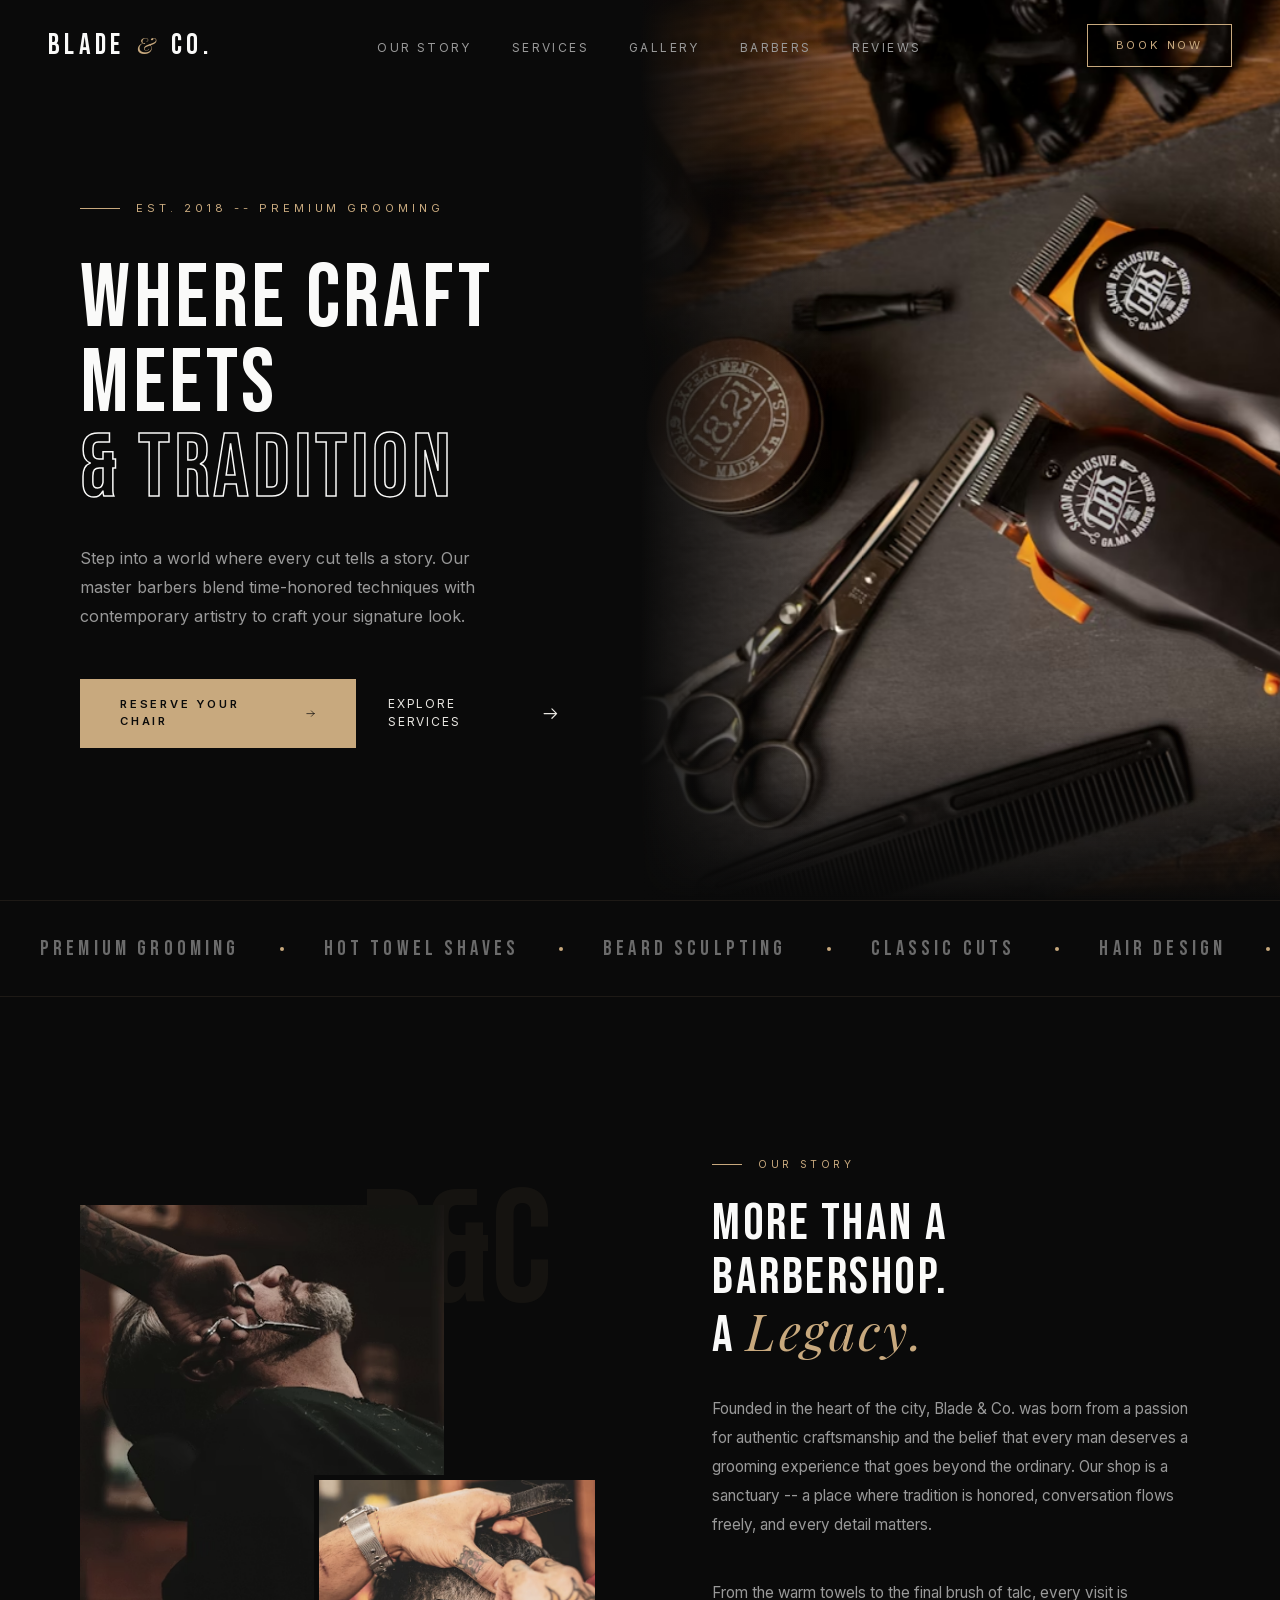
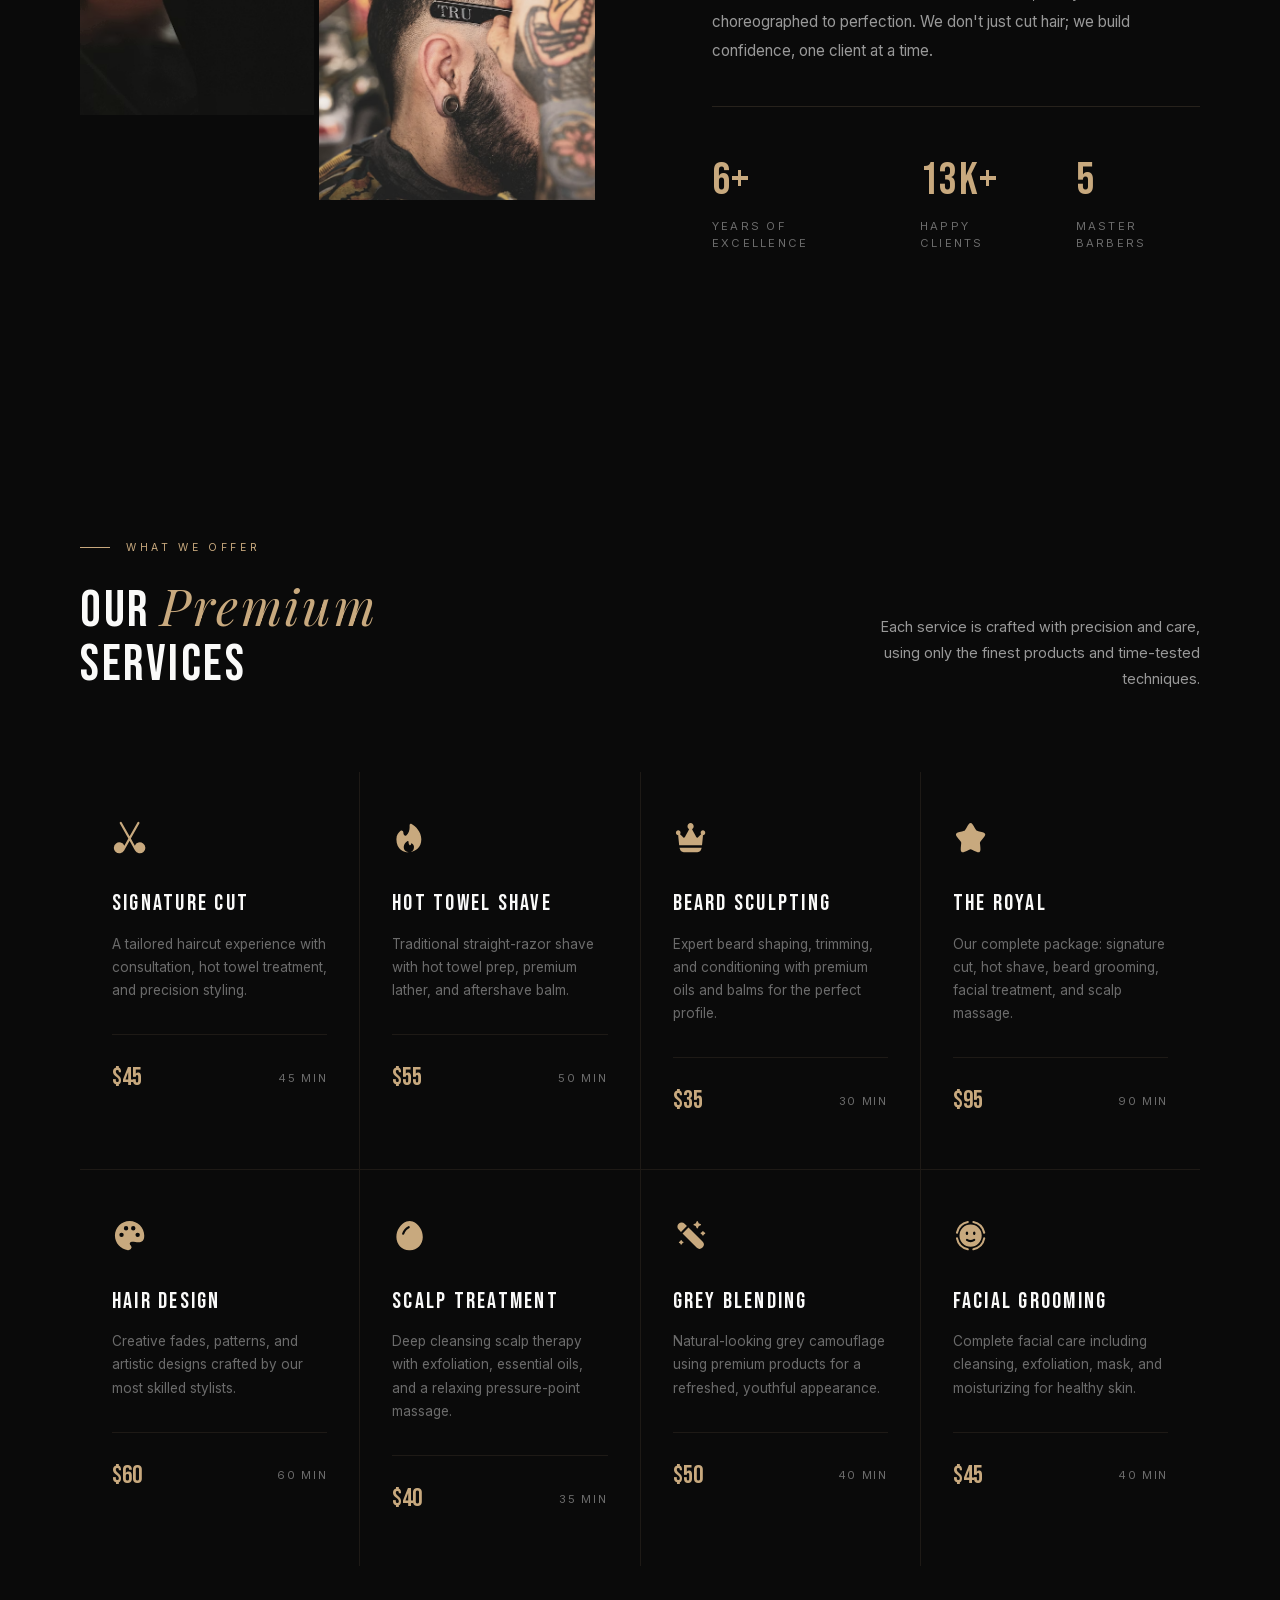
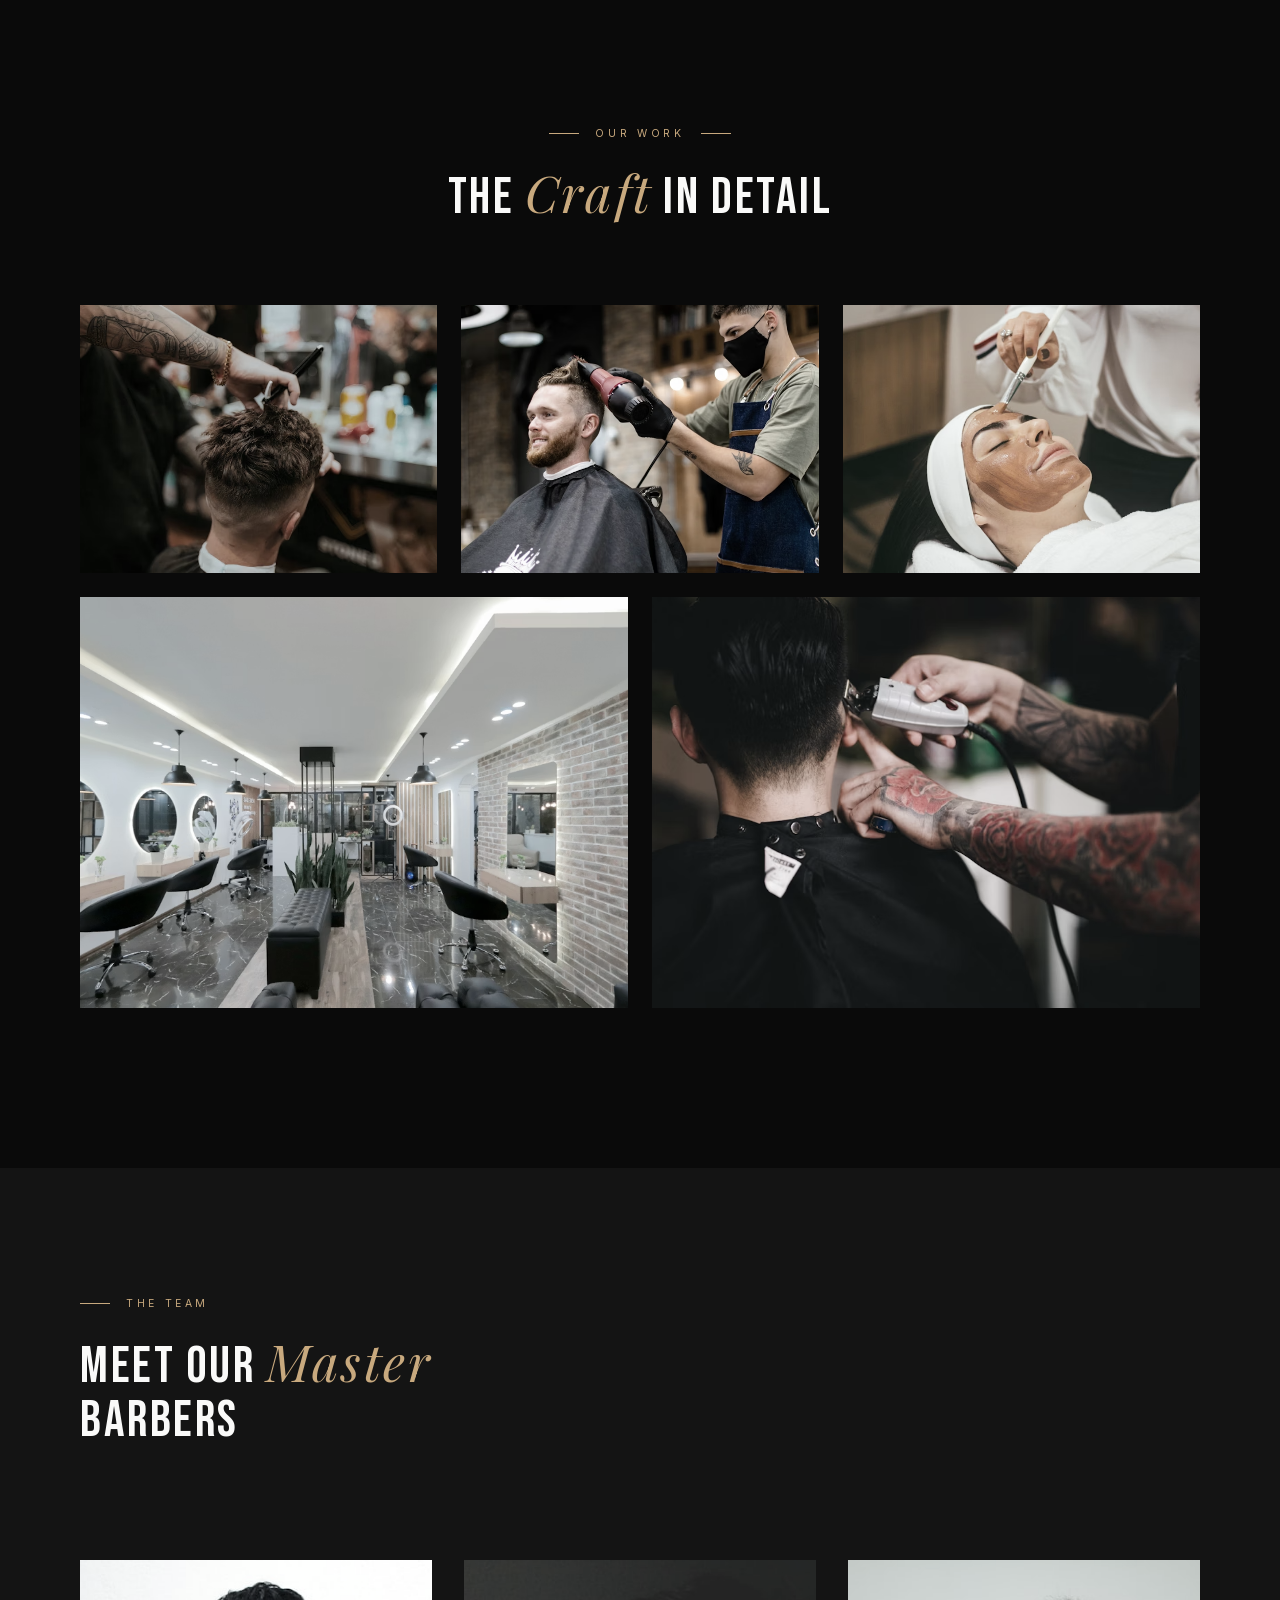
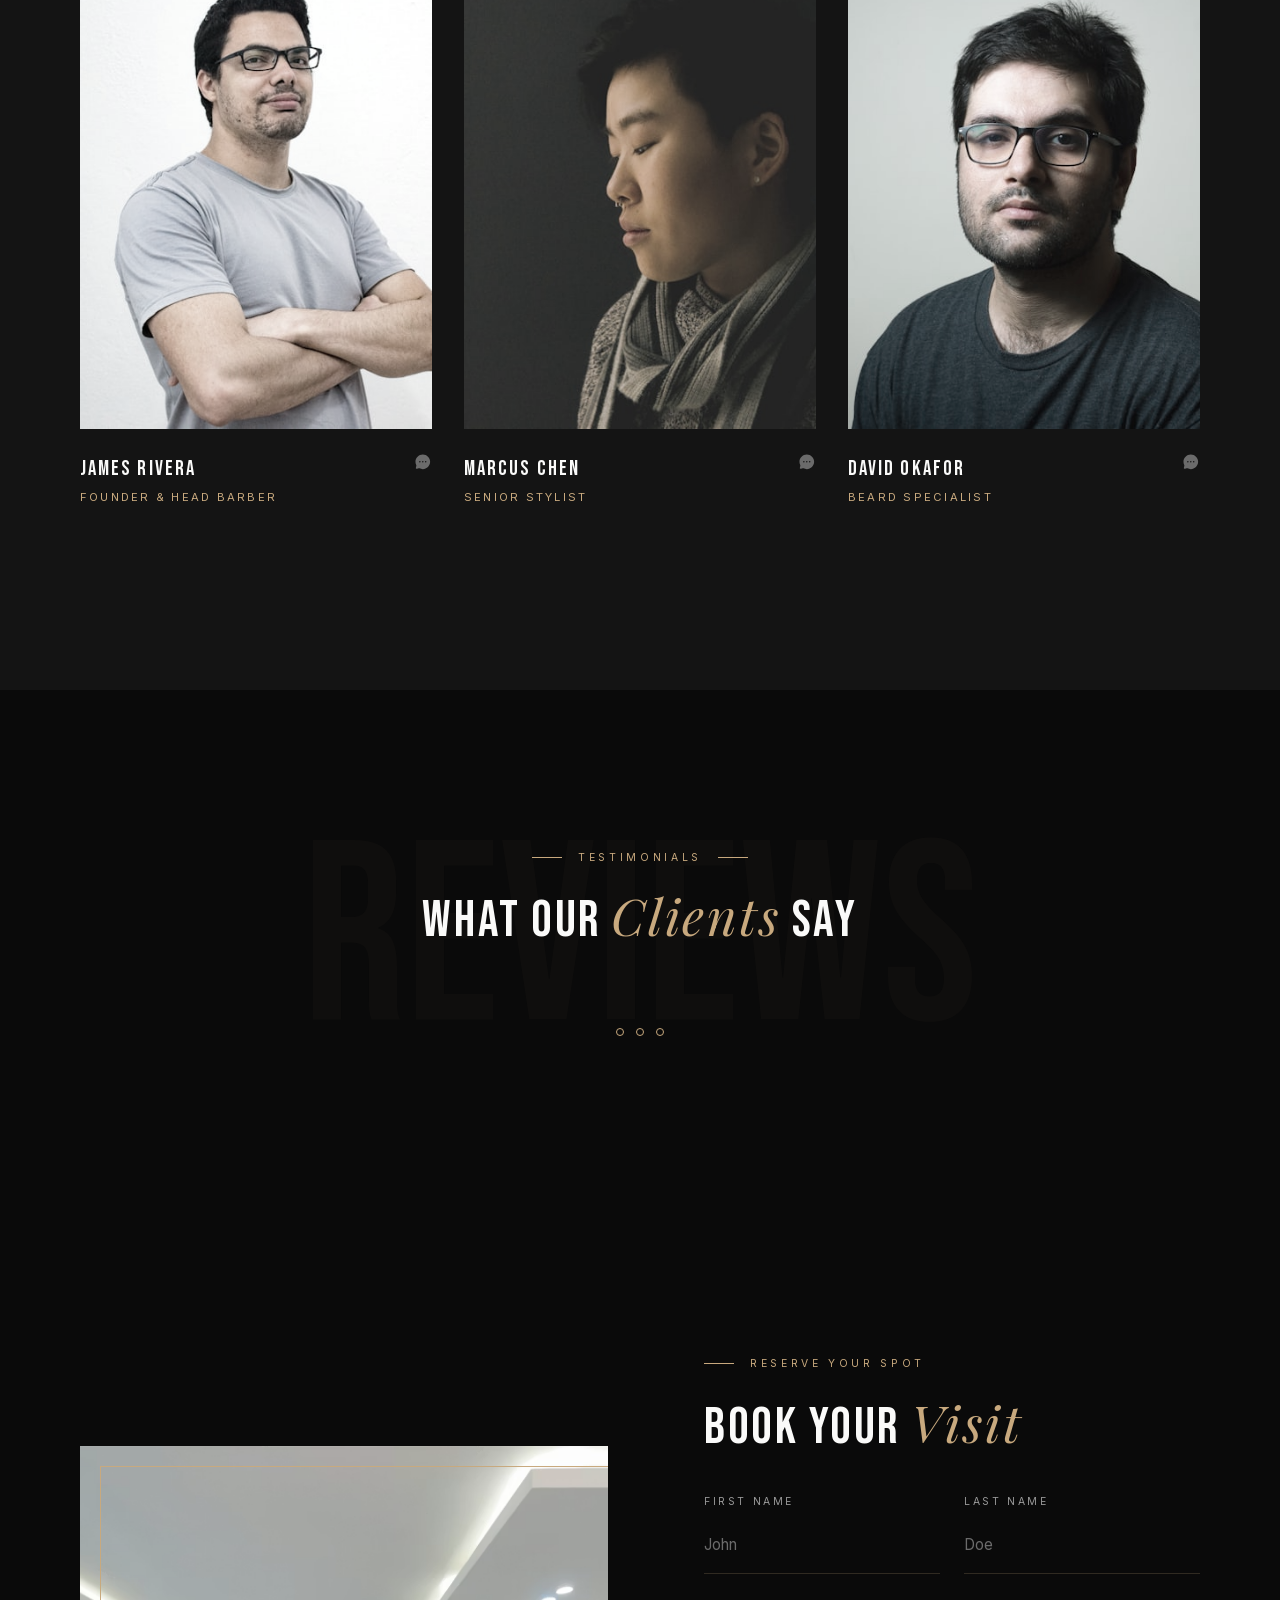
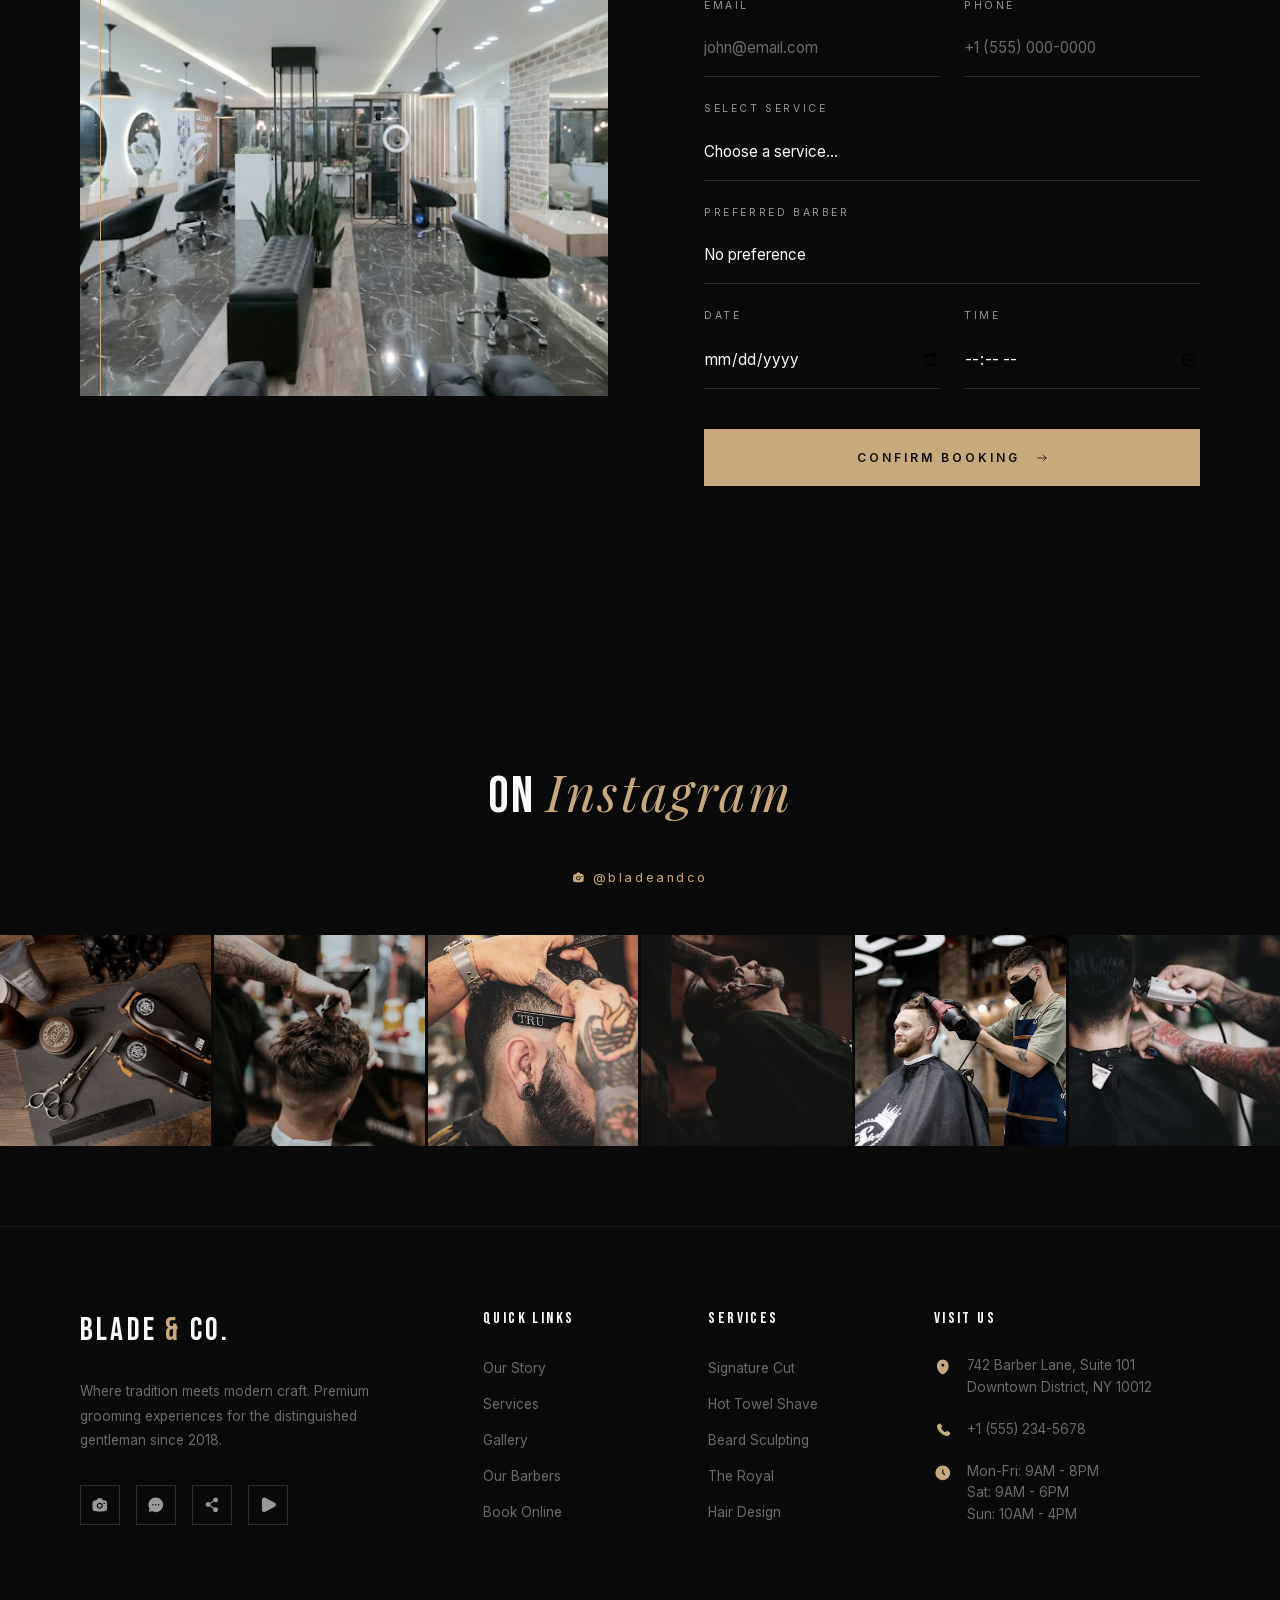
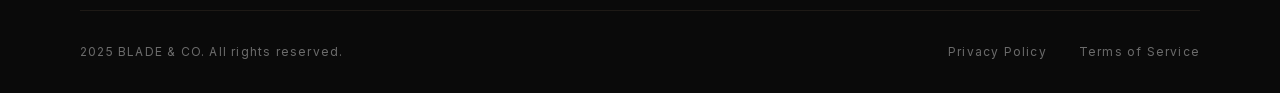
<file: Referencias/1_temas_escuros/barbershop-landing-51.aura.build/index.html>
<html lang="en"><head>
<script id="aura-supabase-token-firewall">(function () {
  if (window.__AURA_SUPABASE_FIREWALL__) return;
  window.__AURA_SUPABASE_FIREWALL__ = true;

  var SUPABASE_HOST = "hoirqrkdgbmvpwutwuwj.supabase.co";
  var BLOCKED_KEY_PATTERNS = [
    /^sb-[a-z0-9-]+-auth-token$/i,
    /^supabase\.auth\.token$/i
  ];

  function isBlockedStorageKey(key) {
    if (typeof key !== "string") return false;
    for (var i = 0; i < BLOCKED_KEY_PATTERNS.length; i++) {
      if (BLOCKED_KEY_PATTERNS[i].test(key)) return true;
    }
    return false;
  }

  function toAbsoluteUrl(input) {
    try {
      return new URL(input, window.location.href);
    } catch {
      return null;
    }
  }

  function isSupabaseDestination(input) {
    var parsed = toAbsoluteUrl(input);
    if (!parsed) return false;
    if (SUPABASE_HOST && parsed.host === SUPABASE_HOST) return true;
    return parsed.host.endsWith(".supabase.co");
  }

  function pathLooksSensitive(input) {
    var parsed = toAbsoluteUrl(input);
    if (!parsed) return false;
    return /^\/(auth|rest|functions)\/v1\//.test(parsed.pathname || "");
  }

  function headersContainAuth(headersLike) {
    if (!headersLike) return false;

    try {
      if (typeof Headers !== "undefined" && headersLike instanceof Headers) {
        return !!(headersLike.get("authorization") || headersLike.get("apikey"));
      }
    } catch {}

    if (Array.isArray(headersLike)) {
      for (var i = 0; i < headersLike.length; i++) {
        var pair = headersLike[i] || [];
        var name = String(pair[0] || "").toLowerCase();
        if (name === "authorization" || name === "apikey") return true;
      }
      return false;
    }

    if (typeof headersLike === "object") {
      var keys = Object.keys(headersLike);
      for (var j = 0; j < keys.length; j++) {
        var k = keys[j].toLowerCase();
        if (k === "authorization" || k === "apikey") return true;
      }
    }
    return false;
  }

  function requestLooksSensitive(input, init, extraHeaders) {
    var url = "";
    try {
      if (typeof input === "string") {
        url = input;
      } else if (input && typeof input.url === "string") {
        url = input.url;
      }
    } catch {}

    var headers =
      (init && init.headers) ||
      (input && input.headers) ||
      extraHeaders ||
      null;
    var hasAuthHeaders = headersContainAuth(headers);
    if (hasAuthHeaders) return true;

    if (!url) return false;
    if (isSupabaseDestination(url) && pathLooksSensitive(url)) return true;
    return false;
  }

  function patchStorage(storage, storageName) {
    if (!storage) return;
    var proto = Object.getPrototypeOf(storage);
    if (!proto || proto.__auraSupabaseFirewallPatched) return;

    var rawGetItem = proto.getItem;
    var rawSetItem = proto.setItem;
    var rawRemoveItem = proto.removeItem;
    var rawKey = proto.key;
    var rawLengthDescriptor = Object.getOwnPropertyDescriptor(proto, "length");
    var rawLengthGet = rawLengthDescriptor && rawLengthDescriptor.get;

    function getRawLength(instance) {
      try {
        if (rawLengthGet) return Number(rawLengthGet.call(instance) || 0);
      } catch {}
      try {
        return Number(instance.length || 0);
      } catch {}
      return 0;
    }

    function getVisibleKeys(instance) {
      var visible = [];
      var total = getRawLength(instance);
      for (var i = 0; i < total; i++) {
        var currentKey = rawKey.call(instance, i);
        if (currentKey && !isBlockedStorageKey(currentKey)) {
          visible.push(currentKey);
        }
      }
      return visible;
    }

    function maskBlockedKeyProperty(instance, keyName) {
      if (!keyName || !isBlockedStorageKey(keyName)) return;
      try {
        Object.defineProperty(instance, keyName, {
          configurable: true,
          enumerable: false,
          get: function () {
            return null;
          },
          set: function () {
            return true;
          }
        });
      } catch {}
    }

    function syncBlockedKeyProperties(instance) {
      var total = getRawLength(instance);
      for (var i = 0; i < total; i++) {
        var k = rawKey.call(instance, i);
        if (k) maskBlockedKeyProperty(instance, k);
      }
    }

    proto.getItem = function (key) {
      syncBlockedKeyProperties(this);
      if (isBlockedStorageKey(String(key))) return null;
      return rawGetItem.call(this, key);
    };

    proto.setItem = function (key, value) {
      if (isBlockedStorageKey(String(key))) return;
      return rawSetItem.call(this, key, value);
    };

    proto.removeItem = function (key) {
      if (isBlockedStorageKey(String(key))) return;
      return rawRemoveItem.call(this, key);
    };

    proto.key = function (index) {
      syncBlockedKeyProperties(this);
      var visible = getVisibleKeys(this);
      return visible[index] || null;
    };

    try {
      Object.defineProperty(proto, "length", {
        configurable: true,
        enumerable: false,
        get: function () {
          syncBlockedKeyProperties(this);
          return getVisibleKeys(this).length;
        }
      });
    } catch {}

    var proxyStorage = null;
    try {
      proxyStorage = new Proxy(storage, {
        get: function (target, prop) {
          if (typeof prop === "string" && isBlockedStorageKey(prop)) return null;
          if (prop === "length") return getVisibleKeys(target).length;
          if (prop === "key") {
            return function (index) {
              var visible = getVisibleKeys(target);
              return visible[index] || null;
            };
          }

          var value = target[prop];
          if (typeof value === "function") return value.bind(target);
          return value;
        },
        set: function (target, prop, value) {
          if (typeof prop === "string" && isBlockedStorageKey(prop)) return true;
          target[prop] = value;
          return true;
        },
        has: function (target, prop) {
          if (typeof prop === "string" && isBlockedStorageKey(prop)) return false;
          return prop in target;
        },
        ownKeys: function (target) {
          return getVisibleKeys(target);
        },
        getOwnPropertyDescriptor: function (target, prop) {
          if (typeof prop === "string" && isBlockedStorageKey(prop)) {
            return undefined;
          }
          if (prop === "length") {
            return {
              configurable: true,
              enumerable: false,
              value: getVisibleKeys(target).length,
              writable: false
            };
          }
          return Object.getOwnPropertyDescriptor(target, prop);
        }
      });
    } catch {}

    try {
      if (proxyStorage) {
        Object.defineProperty(window, storageName, {
          configurable: true,
          enumerable: true,
          get: function () {
            return proxyStorage;
          }
        });
      }
    } catch {}

    syncBlockedKeyProperties(storage);
    proto.__auraSupabaseFirewallPatched = true;
  }

  function patchCookieAccess() {
    try {
      var cookieDescriptor = Object.getOwnPropertyDescriptor(Document.prototype, "cookie");
      if (!cookieDescriptor || !cookieDescriptor.configurable) return;

      Object.defineProperty(document, "cookie", {
        configurable: true,
        enumerable: false,
        get: function () {
          return "";
        },
        set: function () {
          return true;
        }
      });
    } catch {}
  }

  function patchFetch() {
    if (typeof window.fetch !== "function") return;
    var rawFetch = window.fetch.bind(window);
    window.fetch = function (input, init) {
      if (requestLooksSensitive(input, init, null)) {
        return Promise.reject(new Error("Blocked by Aura security policy"));
      }
      return rawFetch(input, init);
    };
  }

  function patchXHR() {
    if (typeof XMLHttpRequest === "undefined") return;
    var rawOpen = XMLHttpRequest.prototype.open;
    var rawSetHeader = XMLHttpRequest.prototype.setRequestHeader;
    var rawSend = XMLHttpRequest.prototype.send;

    XMLHttpRequest.prototype.open = function (method, url) {
      this.__auraRequestUrl = String(url || "");
      this.__auraHeaders = {};
      return rawOpen.apply(this, arguments);
    };

    XMLHttpRequest.prototype.setRequestHeader = function (name, value) {
      if (!this.__auraHeaders) this.__auraHeaders = {};
      this.__auraHeaders[String(name || "").toLowerCase()] = String(value || "");
      return rawSetHeader.apply(this, arguments);
    };

    XMLHttpRequest.prototype.send = function () {
      if (requestLooksSensitive(this.__auraRequestUrl || "", null, this.__auraHeaders || null)) {
        throw new Error("Blocked by Aura security policy");
      }
      return rawSend.apply(this, arguments);
    };
  }

  function patchBeacon() {
    if (typeof navigator.sendBeacon !== "function") return;
    var rawBeacon = navigator.sendBeacon.bind(navigator);
    navigator.sendBeacon = function (url, data) {
      if (requestLooksSensitive(url, null, null)) return false;
      return rawBeacon(url, data);
    };
  }

  function patchWebSocket() {
    if (typeof WebSocket === "undefined") return;
    var RawWebSocket = WebSocket;
    window.WebSocket = function (url, protocols) {
      if (requestLooksSensitive(String(url || ""), null, null)) {
        throw new Error("Blocked by Aura security policy");
      }
      return new RawWebSocket(url, protocols);
    };
    window.WebSocket.prototype = RawWebSocket.prototype;
  }

  patchStorage(window.localStorage, "localStorage");
  patchStorage(window.sessionStorage, "sessionStorage");
  patchCookieAccess();
  patchFetch();
  patchXHR();
  patchBeacon();
  patchWebSocket();
})();</script><meta charset="utf-8"/>
<meta content="width=device-width, initial-scale=1.0" name="viewport"/>
<title>BLADE &amp; CO. | Premium Barbershop</title>
<meta content="BLADE &amp; CO. — Where tradition meets modern craft. Premium grooming experiences for the distinguished gentleman." name="description"/>
<!-- Fonts -->
<link href="https://fonts.googleapis.com" rel="preconnect"/>
<link crossorigin="" href="https://fonts.gstatic.com" rel="preconnect"/>
<link href="assets/css2_13ddf91fdf43.css" rel="stylesheet"/>
<!-- Iconify for Solar icons -->
<script src="assets/iconify_654a1ef798a3.js"></script>
<style>
/* ========== RESET & BASE ========== */
*, *::before, *::after { margin: 0; padding: 0; box-sizing: border-box; }
:root {
--gold: #C8A97E;
--gold-light: #D4BC96;
--gold-dark: #A8885E;
--black: #0A0A0A;
--black-light: #141414;
--black-medium: #1A1A1A;
--white: #FAFAF9;
--white-dim: #E8E6E1;
--gray: #6B6B6B;
--gray-light: #999999;
--serif: 'Playfair Display', Georgia, serif;
--sans: 'Inter', -apple-system, BlinkMacSystemFont, sans-serif;
--display: 'Bebas Neue', Impact, sans-serif;
--ease-out-expo: cubic-bezier(0.16, 1, 0.3, 1);
--ease-out-quart: cubic-bezier(0.25, 1, 0.5, 1);
}
html {
scroll-behavior: smooth;
overflow-x: hidden;
scrollbar-width: thin;
scrollbar-color: var(--gold) var(--black);
}
body {
font-family: var(--sans);
background: var(--black);
color: var(--white);
overflow-x: hidden;
-webkit-font-smoothing: antialiased;
-moz-osx-font-smoothing: grayscale;
}
img { max-width: 100%; height: auto; display: block; }
a { text-decoration: none; color: inherit; }
button { border: none; background: none; cursor: pointer; font-family: inherit; }
/* ========== NAVIGATION ========== */
.nav {
position: fixed;
top: 0;
left: 0;
width: 100%;
z-index: 1000;
padding: 1.5rem 3rem;
display: flex;
align-items: center;
justify-content: space-between;
transition: all 0.4s var(--ease-out-quart);
}
.nav.scrolled {
padding: 1rem 3rem;
background: rgba(10, 10, 10, 0.95);
backdrop-filter: blur(20px);
-webkit-backdrop-filter: blur(20px);
border-bottom: 1px solid rgba(200, 169, 126, 0.1);
}
.nav-logo {
font-family: var(--display);
font-size: 1.8rem;
letter-spacing: 0.15em;
color: var(--white);
display: flex;
align-items: center;
gap: 0.75rem;
}
.nav-logo .logo-ampersand {
color: var(--gold);
font-family: var(--serif);
font-style: italic;
font-size: 1.4rem;
}
.nav-links {
display: flex;
align-items: center;
gap: 2.5rem;
list-style: none;
}
.nav-links a {
font-size: 0.75rem;
letter-spacing: 0.2em;
text-transform: uppercase;
color: var(--gray-light);
transition: color 0.3s ease;
position: relative;
}
.nav-links a::after {
content: '';
position: absolute;
bottom: -4px;
left: 0;
width: 0;
height: 1px;
background: var(--gold);
transition: width 0.3s var(--ease-out-expo);
}
.nav-links a:hover { color: var(--gold); }
.nav-links a:hover::after { width: 100%; }
.nav-cta {
font-size: 0.7rem;
letter-spacing: 0.25em;
text-transform: uppercase;
padding: 0.75rem 1.75rem;
border: 1px solid var(--gold);
color: var(--gold);
transition: all 0.4s ease;
}
.nav-cta:hover {
background: var(--gold);
color: var(--black);
}
.nav-hamburger {
display: none;
flex-direction: column;
gap: 6px;
cursor: pointer;
z-index: 1001;
}
.nav-hamburger span {
display: block;
width: 28px;
height: 1px;
background: var(--white);
transition: all 0.3s ease;
}
.nav-hamburger.active span:nth-child(1) {
transform: rotate(45deg) translate(5px, 5px);
}
.nav-hamburger.active span:nth-child(2) { opacity: 0; }
.nav-hamburger.active span:nth-child(3) {
transform: rotate(-45deg) translate(5px, -5px);
}
/* Mobile nav overlay */
.mobile-nav {
position: fixed;
inset: 0;
background: var(--black);
z-index: 999;
display: flex;
flex-direction: column;
align-items: center;
justify-content: center;
gap: 2rem;
opacity: 0;
visibility: hidden;
transition: all 0.5s var(--ease-out-expo);
}
.mobile-nav.active {
opacity: 1;
visibility: visible;
}
.mobile-nav a {
font-family: var(--display);
font-size: 2.5rem;
letter-spacing: 0.15em;
color: var(--white-dim);
transition: color 0.3s ease;
}
.mobile-nav a:hover { color: var(--gold); }
/* ========== HERO SECTION ========== */
.hero {
min-height: 100vh;
display: grid;
grid-template-columns: 1fr 1fr;
position: relative;
overflow: hidden;
}
.hero-content {
display: flex;
flex-direction: column;
justify-content: center;
padding: 8rem 5rem 5rem;
position: relative;
z-index: 2;
}
.hero-tag {
display: inline-flex;
align-items: center;
gap: 1rem;
margin-bottom: 2.5rem;
opacity: 0;
transform: translateY(30px);
animation: fadeUp 0.8s var(--ease-out-expo) 0.8s forwards;
}
.hero-tag-line {
width: 40px;
height: 1px;
background: var(--gold);
}
.hero-tag-text {
font-size: 0.7rem;
letter-spacing: 0.35em;
text-transform: uppercase;
color: var(--gold);
}
.hero-title {
font-family: var(--display);
font-size: clamp(3.5rem, 7vw, 7rem);
line-height: 0.95;
letter-spacing: 0.04em;
color: var(--white);
margin-bottom: 2rem;
}
.hero-title span {
display: block;
opacity: 0;
transform: translateY(60px);
}
.hero-title span:nth-child(1) { animation: fadeUp 1s var(--ease-out-expo) 1s forwards; }
.hero-title span:nth-child(2) { animation: fadeUp 1s var(--ease-out-expo) 1.15s forwards; }
.hero-title span:nth-child(3) { animation: fadeUp 1s var(--ease-out-expo) 1.3s forwards; }
.hero-title .title-stroke {
-webkit-text-stroke: 1.5px var(--white);
color: transparent;
}
.hero-title .title-gold {
color: var(--gold);
font-family: var(--serif);
font-style: italic;
font-size: 0.65em;
font-weight: 400;
}
.hero-desc {
font-size: 1rem;
line-height: 1.8;
color: var(--gray-light);
max-width: 420px;
margin-bottom: 3rem;
opacity: 0;
transform: translateY(30px);
animation: fadeUp 0.8s var(--ease-out-expo) 1.5s forwards;
}
.hero-actions {
display: flex;
align-items: center;
gap: 2rem;
opacity: 0;
transform: translateY(30px);
animation: fadeUp 0.8s var(--ease-out-expo) 1.7s forwards;
}
.btn-primary {
display: inline-flex;
align-items: center;
gap: 1rem;
background: var(--gold);
color: var(--black);
padding: 1.1rem 2.5rem;
font-size: 0.7rem;
font-weight: 600;
letter-spacing: 0.25em;
text-transform: uppercase;
transition: all 0.4s var(--ease-out-expo);
position: relative;
overflow: hidden;
}
.btn-primary::before {
content: '';
position: absolute;
inset: 0;
background: var(--gold-dark);
transform: translateX(-101%);
transition: transform 0.4s var(--ease-out-expo);
}
.btn-primary:hover::before { transform: translateX(0); }
.btn-primary span, .btn-primary .iconify { position: relative; z-index: 1; }
.btn-outline {
display: inline-flex;
align-items: center;
gap: 0.75rem;
font-size: 0.75rem;
letter-spacing: 0.15em;
text-transform: uppercase;
color: var(--white-dim);
transition: color 0.3s ease;
}
.btn-outline:hover { color: var(--gold); }
.btn-outline .iconify {
font-size: 1.2rem;
transition: transform 0.3s ease;
}
.btn-outline:hover .iconify { transform: translateX(4px); }
.hero-image {
position: relative;
overflow: hidden;
}
.hero-image img {
width: 100%;
height: 100%;
object-fit: cover;
scale: 1.1;
animation: heroImgReveal 1.8s var(--ease-out-expo) 0.5s forwards;
opacity: 0;
}
@keyframes heroImgReveal {
from { opacity: 0; scale: 1.2; }
to { opacity: 1; scale: 1.05; }
}
.hero-image::after {
content: '';
position: absolute;
inset: 0;
background: linear-gradient(to right, var(--black) 0%, transparent 30%),
linear-gradient(to top, var(--black) 0%, transparent 20%);
pointer-events: none;
}
/* ========== MARQUEE ========== */
.marquee-section {
padding: 2rem 0;
border-top: 1px solid rgba(200, 169, 126, 0.1);
border-bottom: 1px solid rgba(200, 169, 126, 0.1);
overflow: hidden;
}
.marquee-track {
display: flex;
animation: marqueeScroll 30s linear infinite;
width: max-content;
}
.marquee-item {
display: flex;
align-items: center;
gap: 2.5rem;
padding: 0 2.5rem;
white-space: nowrap;
}
.marquee-item span {
font-family: var(--display);
font-size: 1.3rem;
letter-spacing: 0.2em;
color: var(--gray);
text-transform: uppercase;
}
.marquee-item .dot {
width: 4px;
height: 4px;
background: var(--gold);
border-radius: 50%;
flex-shrink: 0;
}
@keyframes marqueeScroll {
from { transform: translateX(0); }
to { transform: translateX(-50%); }
}
/* ========== ABOUT / STORY SECTION ========== */
.about {
padding: 10rem 5rem;
display: grid;
grid-template-columns: 1fr 1fr;
gap: 5rem;
align-items: center;
}
.about-images {
position: relative;
height: 600px;
}
.about-img-main {
width: 70%;
height: 85%;
object-fit: cover;
position: relative;
z-index: 2;
filter: grayscale(30%);
transition: filter 0.6s ease;
}
.about-img-main:hover { filter: grayscale(0%); }
.about-img-secondary {
position: absolute;
right: 0;
bottom: 0;
width: 55%;
height: 55%;
object-fit: cover;
z-index: 3;
border: 5px solid var(--black);
filter: grayscale(30%);
transition: filter 0.6s ease;
}
.about-img-secondary:hover { filter: grayscale(0%); }
.about-accent {
position: absolute;
top: -2rem;
right: 3rem;
font-family: var(--display);
font-size: 10rem;
line-height: 1;
color: rgba(200, 169, 126, 0.06);
z-index: 1;
user-select: none;
}
.about-content { padding-left: 2rem; }
.section-tag {
display: inline-flex;
align-items: center;
gap: 1rem;
margin-bottom: 1.5rem;
}
.section-tag-line {
width: 30px;
height: 1px;
background: var(--gold);
}
.section-tag-text {
font-size: 0.65rem;
letter-spacing: 0.35em;
text-transform: uppercase;
color: var(--gold);
}
.section-title {
font-family: var(--display);
font-size: clamp(2.5rem, 4vw, 4rem);
letter-spacing: 0.05em;
line-height: 1.05;
margin-bottom: 2rem;
}
.section-title .italic {
font-family: var(--serif);
font-style: italic;
font-weight: 400;
color: var(--gold);
}
.about-text {
font-size: 0.95rem;
line-height: 1.9;
color: var(--gray-light);
margin-bottom: 2.5rem;
}
.about-stats {
display: flex;
gap: 3rem;
padding-top: 2.5rem;
border-top: 1px solid rgba(200, 169, 126, 0.15);
}
.stat-number {
font-family: var(--display);
font-size: 2.8rem;
color: var(--gold);
letter-spacing: 0.03em;
}
.stat-label {
font-size: 0.7rem;
letter-spacing: 0.2em;
text-transform: uppercase;
color: var(--gray);
margin-top: 0.25rem;
}
/* ========== SERVICES SECTION ========== */
.services {
padding: 8rem 5rem 10rem;
position: relative;
}
.services-header {
display: flex;
justify-content: space-between;
align-items: flex-end;
margin-bottom: 5rem;
}
.services-header .section-title { margin-bottom: 0; }
.services-header-right {
text-align: right;
max-width: 350px;
}
.services-header-right p {
font-size: 0.9rem;
line-height: 1.8;
color: var(--gray-light);
}
.services-grid {
display: grid;
grid-template-columns: repeat(4, 1fr);
gap: 1px;
background: rgba(200, 169, 126, 0.1);
}
.service-card {
background: var(--black);
padding: 3rem 2rem;
position: relative;
overflow: hidden;
transition: all 0.5s var(--ease-out-expo);
cursor: pointer;
group: true;
}
.service-card::before {
content: '';
position: absolute;
inset: 0;
background: linear-gradient(135deg, rgba(200, 169, 126, 0.08) 0%, transparent 50%);
opacity: 0;
transition: opacity 0.5s ease;
}
.service-card:hover::before { opacity: 1; }
.service-card:hover { transform: translateY(-5px); }
.service-icon {
font-size: 2.2rem;
color: var(--gold);
margin-bottom: 2rem;
transition: transform 0.4s var(--ease-out-expo);
}
.service-card:hover .service-icon { transform: scale(1.1); }
.service-name {
font-family: var(--display);
font-size: 1.4rem;
letter-spacing: 0.1em;
margin-bottom: 0.75rem;
}
.service-desc {
font-size: 0.85rem;
line-height: 1.7;
color: var(--gray);
margin-bottom: 2rem;
}
.service-price-row {
display: flex;
justify-content: space-between;
align-items: center;
padding-top: 1.5rem;
border-top: 1px solid rgba(200, 169, 126, 0.1);
}
.service-price {
font-family: var(--display);
font-size: 1.6rem;
color: var(--gold);
}
.service-duration {
font-size: 0.7rem;
letter-spacing: 0.15em;
text-transform: uppercase;
color: var(--gray);
}
.service-arrow {
position: absolute;
top: 2rem;
right: 2rem;
font-size: 1.2rem;
color: var(--gold);
opacity: 0;
transform: translate(-10px, 10px);
transition: all 0.4s var(--ease-out-expo);
}
.service-card:hover .service-arrow {
opacity: 1;
transform: translate(0, 0);
}
/* ========== GALLERY SECTION ========== */
.gallery {
padding: 0 5rem 10rem;
}
.gallery-header {
text-align: center;
margin-bottom: 5rem;
}
.gallery-grid {
display: grid;
grid-template-columns: repeat(12, 1fr);
grid-template-rows: auto auto;
gap: 1.5rem;
}
.gallery-item {
overflow: hidden;
position: relative;
cursor: pointer;
}
.gallery-item:nth-child(1) { grid-column: 1 / 5; grid-row: 1; }
.gallery-item:nth-child(2) { grid-column: 5 / 9; grid-row: 1; }
.gallery-item:nth-child(3) { grid-column: 9 / 13; grid-row: 1; }
.gallery-item:nth-child(4) { grid-column: 1 / 7; grid-row: 2; }
.gallery-item:nth-child(5) { grid-column: 7 / 13; grid-row: 2; }
.gallery-item img {
width: 100%;
height: 100%;
object-fit: cover;
aspect-ratio: 4/3;
filter: grayscale(40%);
transition: all 0.6s var(--ease-out-expo);
}
.gallery-item:hover img {
filter: grayscale(0%);
scale: 1.05;
}
.gallery-overlay {
position: absolute;
inset: 0;
background: linear-gradient(to top, rgba(10, 10, 10, 0.8) 0%, transparent 60%);
display: flex;
align-items: flex-end;
padding: 2rem;
opacity: 0;
transition: opacity 0.4s ease;
}
.gallery-item:hover .gallery-overlay { opacity: 1; }
.gallery-overlay-text {
font-family: var(--display);
font-size: 1.1rem;
letter-spacing: 0.15em;
}
/* ========== TEAM SECTION ========== */
.team {
padding: 8rem 5rem 10rem;
background: var(--black-light);
}
.team-header {
display: flex;
justify-content: space-between;
align-items: flex-end;
margin-bottom: 5rem;
}
.team-grid {
display: grid;
grid-template-columns: repeat(3, 1fr);
gap: 2rem;
}
.team-card {
position: relative;
overflow: hidden;
cursor: pointer;
}
.team-card-img {
aspect-ratio: 3/4;
overflow: hidden;
}
.team-card-img img {
width: 100%;
height: 100%;
object-fit: cover;
filter: grayscale(50%);
transition: all 0.6s var(--ease-out-expo);
}
.team-card:hover .team-card-img img {
filter: grayscale(0%);
scale: 1.05;
}
.team-card-info {
padding: 1.5rem 0;
display: flex;
justify-content: space-between;
align-items: flex-start;
}
.team-card-name {
font-family: var(--display);
font-size: 1.3rem;
letter-spacing: 0.1em;
}
.team-card-role {
font-size: 0.7rem;
letter-spacing: 0.2em;
text-transform: uppercase;
color: var(--gold);
margin-top: 0.3rem;
}
.team-card-socials {
display: flex;
gap: 0.75rem;
}
.team-card-socials a {
font-size: 1.1rem;
color: var(--gray);
transition: color 0.3s ease;
}
.team-card-socials a:hover { color: var(--gold); }
/* ========== TESTIMONIALS ========== */
.testimonials {
padding: 10rem 5rem;
position: relative;
overflow: hidden;
}
.testimonial-bg-text {
position: absolute;
top: 50%;
left: 50%;
transform: translate(-50%, -50%);
font-family: var(--display);
font-size: 20vw;
color: rgba(200, 169, 126, 0.03);
white-space: nowrap;
pointer-events: none;
user-select: none;
}
.testimonials-header {
text-align: center;
margin-bottom: 5rem;
position: relative;
z-index: 2;
}
.testimonial-slider {
max-width: 800px;
margin: 0 auto;
text-align: center;
position: relative;
z-index: 2;
}
.testimonial-item {
display: none;
animation: fadeIn 0.6s ease;
}
.testimonial-item.active { display: block; }
@keyframes fadeIn {
from { opacity: 0; transform: translateY(20px); }
to { opacity: 1; transform: translateY(0); }
}
.testimonial-stars {
display: flex;
justify-content: center;
gap: 0.3rem;
margin-bottom: 2rem;
}
.testimonial-stars .iconify {
font-size: 1.1rem;
color: var(--gold);
}
.testimonial-quote {
font-family: var(--serif);
font-size: 1.5rem;
line-height: 1.8;
color: var(--white-dim);
font-style: italic;
margin-bottom: 2.5rem;
}
.testimonial-author-name {
font-family: var(--display);
font-size: 1.1rem;
letter-spacing: 0.15em;
}
.testimonial-author-title {
font-size: 0.7rem;
letter-spacing: 0.2em;
text-transform: uppercase;
color: var(--gold);
margin-top: 0.3rem;
}
.testimonial-nav {
display: flex;
justify-content: center;
gap: 0.75rem;
margin-top: 3rem;
}
.testimonial-dot {
width: 8px;
height: 8px;
border-radius: 50%;
border: 1px solid var(--gold);
background: transparent;
cursor: pointer;
transition: all 0.3s ease;
padding: 0;
}
.testimonial-dot.active {
background: var(--gold);
transform: scale(1.2);
}
/* ========== BOOKING CTA ========== */
.booking {
padding: 10rem 5rem;
position: relative;
overflow: hidden;
}
.booking-inner {
display: grid;
grid-template-columns: 1fr 1fr;
gap: 4rem;
align-items: center;
position: relative;
z-index: 2;
}
.booking-image {
position: relative;
height: 550px;
overflow: hidden;
}
.booking-image img {
width: 100%;
height: 100%;
object-fit: cover;
filter: grayscale(20%);
}
.booking-image::after {
content: '';
position: absolute;
inset: 0;
border: 1px solid var(--gold);
transform: translate(20px, 20px);
pointer-events: none;
}
.booking-form-wrapper {
padding-left: 2rem;
}
.booking-form {
display: flex;
flex-direction: column;
gap: 1.5rem;
margin-top: 2.5rem;
}
.form-group {
position: relative;
}
.form-group label {
display: block;
font-size: 0.65rem;
letter-spacing: 0.25em;
text-transform: uppercase;
color: var(--gray-light);
margin-bottom: 0.5rem;
}
.form-group input,
.form-group select {
width: 100%;
padding: 1rem 0;
background: transparent;
border: none;
border-bottom: 1px solid rgba(200, 169, 126, 0.2);
color: var(--white);
font-family: var(--sans);
font-size: 0.95rem;
outline: none;
transition: border-color 0.3s ease;
}
.form-group input:focus,
.form-group select:focus {
border-bottom-color: var(--gold);
}
.form-group input::placeholder {
color: var(--gray);
}
.form-group select {
-webkit-appearance: none;
cursor: pointer;
}
.form-group select option {
background: var(--black);
color: var(--white);
}
.form-row {
display: grid;
grid-template-columns: 1fr 1fr;
gap: 1.5rem;
}
.btn-submit {
margin-top: 1rem;
width: 100%;
padding: 1.2rem;
background: var(--gold);
color: var(--black);
font-size: 0.75rem;
font-weight: 600;
letter-spacing: 0.25em;
text-transform: uppercase;
transition: all 0.4s ease;
display: flex;
align-items: center;
justify-content: center;
gap: 1rem;
}
.btn-submit:hover { background: var(--gold-dark); }
/* ========== INSTAGRAM SECTION ========== */
.instagram {
padding: 5rem 0;
}
.instagram-header {
text-align: center;
margin-bottom: 3rem;
}
.instagram-handle {
font-family: var(--sans);
font-size: 0.8rem;
letter-spacing: 0.2em;
color: var(--gold);
margin-top: 0.75rem;
display: inline-flex;
align-items: center;
gap: 0.5rem;
}
.instagram-grid {
display: grid;
grid-template-columns: repeat(6, 1fr);
gap: 3px;
}
.instagram-item {
aspect-ratio: 1;
overflow: hidden;
position: relative;
cursor: pointer;
}
.instagram-item img {
width: 100%;
height: 100%;
object-fit: cover;
transition: all 0.5s ease;
filter: grayscale(30%);
}
.instagram-item:hover img {
scale: 1.1;
filter: grayscale(0%);
}
.instagram-item::after {
content: '';
position: absolute;
inset: 0;
background: rgba(200, 169, 126, 0.2);
opacity: 0;
transition: opacity 0.3s ease;
display: flex;
align-items: center;
justify-content: center;
}
.instagram-item:hover::after { opacity: 1; }
/* ========== FOOTER ========== */
.footer {
padding: 5rem 5rem 2rem;
border-top: 1px solid rgba(200, 169, 126, 0.1);
}
.footer-top {
display: grid;
grid-template-columns: 2fr 1fr 1fr 1.5fr;
gap: 3rem;
margin-bottom: 4rem;
}
.footer-brand-name {
font-family: var(--display);
font-size: 2rem;
letter-spacing: 0.1em;
margin-bottom: 1.5rem;
}
.footer-brand-name .gold { color: var(--gold); }
.footer-brand-desc {
font-size: 0.85rem;
line-height: 1.8;
color: var(--gray);
max-width: 300px;
margin-bottom: 2rem;
}
.footer-socials {
display: flex;
gap: 1rem;
}
.footer-socials a {
width: 40px;
height: 40px;
border: 1px solid rgba(200, 169, 126, 0.2);
display: flex;
align-items: center;
justify-content: center;
font-size: 1.1rem;
color: var(--gray-light);
transition: all 0.3s ease;
}
.footer-socials a:hover {
border-color: var(--gold);
color: var(--gold);
background: rgba(200, 169, 126, 0.05);
}
.footer-col-title {
font-family: var(--display);
font-size: 1rem;
letter-spacing: 0.15em;
margin-bottom: 1.5rem;
color: var(--white);
}
.footer-col ul {
list-style: none;
display: flex;
flex-direction: column;
gap: 0.75rem;
}
.footer-col ul a {
font-size: 0.85rem;
color: var(--gray);
transition: color 0.3s ease;
}
.footer-col ul a:hover { color: var(--gold); }
.footer-contact-item {
display: flex;
align-items: flex-start;
gap: 1rem;
margin-bottom: 1.25rem;
}
.footer-contact-item .iconify {
font-size: 1.1rem;
color: var(--gold);
margin-top: 0.2rem;
flex-shrink: 0;
}
.footer-contact-item p {
font-size: 0.85rem;
line-height: 1.6;
color: var(--gray);
}
.footer-bottom {
display: flex;
justify-content: space-between;
align-items: center;
padding-top: 2rem;
border-top: 1px solid rgba(200, 169, 126, 0.1);
}
.footer-bottom p {
font-size: 0.75rem;
color: var(--gray);
letter-spacing: 0.1em;
}
.footer-bottom-links {
display: flex;
gap: 2rem;
}
.footer-bottom-links a {
font-size: 0.75rem;
color: var(--gray);
letter-spacing: 0.1em;
transition: color 0.3s ease;
}
.footer-bottom-links a:hover { color: var(--gold); }
/* ========== SCROLL REVEAL ========== */
.reveal {
opacity: 0;
transform: translateY(40px);
transition: all 0.8s var(--ease-out-expo);
}
.reveal.visible {
opacity: 1;
transform: translateY(0);
}
.reveal-delay-1 { transition-delay: 0.1s; }
.reveal-delay-2 { transition-delay: 0.2s; }
.reveal-delay-3 { transition-delay: 0.3s; }
.reveal-delay-4 { transition-delay: 0.4s; }
/* ========== ANIMATIONS ========== */
@keyframes fadeUp {
from { opacity: 0; transform: translateY(40px); }
to { opacity: 1; transform: translateY(0); }
}
/* ========== PARALLAX GOLD LINES ========== */
.gold-line-decor {
position: absolute;
width: 1px;
background: linear-gradient(to bottom, transparent, var(--gold), transparent);
opacity: 0.1;
pointer-events: none;
}
/* ========== RESPONSIVE ========== */
@media (max-width: 1200px) {
.services-grid {
grid-template-columns: repeat(2, 1fr);
}
}
@media (max-width: 1024px) {
.hero {
grid-template-columns: 1fr;
min-height: auto;
}
.hero-content {
padding: 8rem 3rem 4rem;
min-height: 70vh;
justify-content: flex-end;
}
.hero-image {
height: 60vh;
}
.about {
grid-template-columns: 1fr;
padding: 6rem 3rem;
gap: 3rem;
}
.about-images { height: 450px; }
.services {
padding: 6rem 3rem;
}
.services-header {
flex-direction: column;
align-items: flex-start;
gap: 1.5rem;
}
.services-header-right { text-align: left; max-width: 100%; }
.gallery { padding: 0 3rem 6rem; }
.gallery-grid {
grid-template-columns: 1fr 1fr;
grid-template-rows: auto;
}
.gallery-item:nth-child(1) { grid-column: 1; grid-row: 1; }
.gallery-item:nth-child(2) { grid-column: 2; grid-row: 1; }
.gallery-item:nth-child(3) { grid-column: 1; grid-row: 2; }
.gallery-item:nth-child(4) { grid-column: 2; grid-row: 2; }
.gallery-item:nth-child(5) { grid-column: 1 / -1; grid-row: 3; }
.gallery-item:nth-child(5) img { aspect-ratio: 21/9; }
.team { padding: 6rem 3rem; }
.team-grid { grid-template-columns: repeat(2, 1fr); }
.team-header {
flex-direction: column;
align-items: flex-start;
gap: 1.5rem;
}
.testimonials { padding: 6rem 3rem; }
.booking { padding: 6rem 3rem; }
.booking-inner { grid-template-columns: 1fr; }
.booking-image { height: 400px; }
.booking-image::after { transform: translate(15px, 15px); }
.booking-form-wrapper { padding-left: 0; }
.footer { padding: 4rem 3rem 2rem; }
.footer-top { grid-template-columns: 1fr 1fr; gap: 2.5rem; }
.nav { padding: 1.25rem 2rem; }
.nav.scrolled { padding: 1rem 2rem; }
.testimonial-bg-text { font-size: 25vw; }
}
@media (max-width: 768px) {
.nav-links, .nav-cta { display: none; }
.nav-hamburger { display: flex; }
.hero-content {
padding: 7rem 1.5rem 3rem;
min-height: 60vh;
}
.hero-image { height: 50vh; }
.hero-actions { flex-direction: column; align-items: flex-start; gap: 1.5rem; }
.hero-desc { max-width: 100%; }
.about { padding: 4rem 1.5rem; }
.about-images {
height: auto;
display: flex;
flex-direction: column;
gap: 1rem;
}
.about-img-main {
width: 100%;
height: 300px;
}
.about-img-secondary {
position: relative;
right: auto;
bottom: auto;
width: 100%;
height: 220px;
border: none;
}
.about-accent { display: none; }
.about-stats { flex-direction: row; gap: 1.5rem; flex-wrap: wrap; }
.about-content { padding-left: 0; }
.services { padding: 4rem 1.5rem; }
.services-grid { grid-template-columns: 1fr; }
.service-card { padding: 2.5rem 1.5rem; }
.service-arrow { opacity: 1; transform: translate(0, 0); }
.gallery { padding: 0 1.5rem 4rem; }
.gallery-header { margin-bottom: 3rem; }
.gallery-grid { grid-template-columns: 1fr; gap: 1rem; }
.gallery-item:nth-child(n) { grid-column: 1; grid-row: auto; }
.gallery-item:nth-child(5) img { aspect-ratio: 4/3; }
.gallery-overlay { opacity: 1; }
.team { padding: 4rem 1.5rem; }
.team-header { margin-bottom: 3rem; }
.team-grid { grid-template-columns: 1fr; max-width: 500px; }
.team-card-img img { filter: grayscale(0%); }
.testimonials { padding: 4rem 1.5rem; }
.testimonial-quote { font-size: 1.15rem; line-height: 1.7; }
.testimonial-bg-text { font-size: 30vw; }
.booking { padding: 4rem 1.5rem; }
.booking-image { height: 280px; }
.booking-image::after { transform: translate(10px, 10px); }
.form-row { grid-template-columns: 1fr; }
.instagram-grid { grid-template-columns: repeat(3, 1fr); }
.footer { padding: 3rem 1.5rem 1.5rem; }
.footer-top { grid-template-columns: 1fr; gap: 2rem; }
.footer-brand-desc { max-width: 100%; }
.footer-bottom { flex-direction: column; gap: 1rem; text-align: center; }
.footer-bottom-links { justify-content: center; }
.marquee-item span { font-size: 1rem; }
.mobile-nav a { font-size: 2rem; }
.section-title { font-size: clamp(2rem, 6vw, 3rem); }
.btn-primary { padding: 1rem 2rem; font-size: 0.65rem; }
}
@media (max-width: 480px) {
.hero-title { font-size: clamp(2.2rem, 10vw, 2.8rem); }
.hero-content { padding: 6rem 1.25rem 2.5rem; }
.hero-tag-text { font-size: 0.6rem; letter-spacing: 0.25em; }
.hero-desc { font-size: 0.9rem; }
.section-title { font-size: 1.8rem; }
.section-tag-text { font-size: 0.6rem; }
.about { padding: 3rem 1.25rem; }
.about-img-main { height: 250px; }
.about-img-secondary { height: 180px; }
.about-text { font-size: 0.9rem; }
.about-stats { gap: 1rem; }
.stat-number { font-size: 2.2rem; }
.stat-label { font-size: 0.6rem; }
.services { padding: 3rem 1.25rem; }
.services-header { margin-bottom: 3rem; }
.gallery { padding: 0 1.25rem 3rem; }
.team { padding: 3rem 1.25rem; }
.testimonials { padding: 3rem 1.25rem; }
.testimonial-quote { font-size: 1rem; }
.testimonial-stars .iconify { font-size: 0.9rem; }
.booking { padding: 3rem 1.25rem; }
.booking-image { height: 220px; }
.booking-image::after { display: none; }
.form-group label { font-size: 0.6rem; }
.form-group input,
.form-group select { font-size: 0.85rem; padding: 0.85rem 0; }
.btn-submit { padding: 1rem; font-size: 0.65rem; }
.instagram-grid { grid-template-columns: repeat(2, 1fr); }
.instagram-header { margin-bottom: 2rem; }
.footer { padding: 2.5rem 1.25rem 1.5rem; }
.footer-brand-name { font-size: 1.6rem; }
.footer-col-title { font-size: 0.9rem; }
.footer-bottom p { font-size: 0.65rem; }
.footer-bottom-links a { font-size: 0.65rem; }
.footer-bottom-links { gap: 1rem; }
.marquee-item span { font-size: 0.85rem; letter-spacing: 0.15em; }
.marquee-item { gap: 1.5rem; padding: 0 1.5rem; }
.nav-logo { font-size: 1.4rem; }
.mobile-nav a { font-size: 1.6rem; }
}
@media (max-width: 360px) {
.hero-title { font-size: 2rem; }
.hero-content { padding: 5.5rem 1rem 2rem; }
.hero-desc { font-size: 0.85rem; }
.section-title { font-size: 1.6rem; }
.about { padding: 2.5rem 1rem; }
.about-img-main { height: 200px; }
.about-img-secondary { height: 150px; }
.about-stats { flex-direction: column; gap: 1rem; }
.services { padding: 2.5rem 1rem; }
.service-card { padding: 2rem 1.25rem; }
.service-name { font-size: 1.2rem; }
.service-desc { font-size: 0.8rem; }
.service-price { font-size: 1.3rem; }
.gallery { padding: 0 1rem 2.5rem; }
.team { padding: 2.5rem 1rem; }
.testimonials { padding: 2.5rem 1rem; }
.testimonial-quote { font-size: 0.9rem; }
.booking { padding: 2.5rem 1rem; }
.booking-image { height: 180px; }
.instagram-grid { grid-template-columns: repeat(2, 1fr); }
.footer { padding: 2rem 1rem 1rem; }
.nav { padding: 1rem; }
.nav.scrolled { padding: 0.75rem 1rem; }
.nav-logo { font-size: 1.2rem; }
}
/* ========== SMOOTH SCROLL BAR ========== */
::-webkit-scrollbar { width: 6px; }
::-webkit-scrollbar-track { background: var(--black); }
::-webkit-scrollbar-thumb { background: var(--gold); border-radius: 3px; }
</style>
<script src="assets/resource_3fa48481346f.es"></script><style data-scroll-fix="true">
        /* Scroll fixes for offline viewing */
        html, body {
            overflow: auto !important;
            overflow-x: hidden !important;
            height: auto !important;
            min-height: 100% !important;
            scroll-behavior: auto !important;
            opacity: 1 !important;
            visibility: visible !important;
        }
        
        /* Force visibility - many sites use JS animations for initial display */
        body, .wrapper, main, #__next, #app, .page, .content {
            opacity: 1 !important;
            visibility: visible !important;
            transform: none !important;
        }
        
        /* Disable loader/preloader overlays */
        .loader, .preloader, .loading, [class*="loader"], [class*="preloader"] {
            display: none !important;
            opacity: 0 !important;
        }
        
        /* Show elements that might be hidden for animation */
        .word-inner, .char, .line, [data-aos], [data-scroll],
        .hero-text span, .hero-fade, [class*="hero"] span {
            opacity: 1 !important;
            transform: none !important;
            visibility: visible !important;
        }
        
        /* Reset Tailwind animation utility classes */
        .translate-y-full, .translate-x-full, .-translate-y-full, .-translate-x-full,
        .translate-y-1\/2, .-translate-y-1\/2, .translate-y-\[100\%\], .translate-y-\[110\%\] {
            transform: none !important;
        }
        
        /* Force visibility on common hidden-for-animation patterns */
        .opacity-0, [class*="opacity-0"] {
            opacity: 1 !important;
        }
        
        /* Reset scale transforms used for animations */
        .scale-0, .scale-50, .scale-75 {
            transform: none !important;
        }
        
        html.lenis, html.lenis-smooth, 
        body.lenis, body.lenis-smooth,
        .lenis-wrapper, .lenis-content,
        [data-lenis-prevent], [data-scroll-container] {
            overflow: visible !important;
            height: auto !important;
        }
        
        /* Fix flex containers that might cut off content */
        body.flex.items-center,
        body.flex.justify-center {
            align-items: flex-start !important;
            min-height: 100vh;
            height: auto !important;
        }
        
        /* Ensure main content scrolls */
        main, #__next, #__nuxt, #app, .main-content {
            overflow: visible !important;
            height: auto !important;
        }
        </style></head>
<body class="">
<!-- Navigation -->
<nav class="nav" id="nav">
<a class="nav-logo" href="#">
            BLADE <span class="logo-ampersand">&amp;</span> CO.
        </a>
<ul class="nav-links">
<li><a href="#about">Our Story</a></li>
<li class=""><a class="" href="#services">Services</a></li>
<li><a href="#gallery">Gallery</a></li>
<li><a href="#team">Barbers</a></li>
<li><a href="#testimonials">Reviews</a></li>
</ul>
<a class="nav-cta" href="#booking">Book Now</a>
<div class="nav-hamburger" id="hamburger">
<span></span>
<span></span>
<span></span>
</div>
</nav>
<!-- Mobile Navigation -->
<div class="mobile-nav" id="mobileNav">
<a href="#about" onclick="closeMobileNav()">Our Story</a>
<a href="#services" onclick="closeMobileNav()">Services</a>
<a href="#gallery" onclick="closeMobileNav()">Gallery</a>
<a href="#team" onclick="closeMobileNav()">Barbers</a>
<a href="#testimonials" onclick="closeMobileNav()">Reviews</a>
<a href="#booking" onclick="closeMobileNav()">Book Now</a>
</div>
<!-- Hero Section -->
<section class="hero">
<div class="hero-content">
<div class="hero-tag">
<span class="hero-tag-line"></span>
<span class="hero-tag-text">Est. 2018 -- Premium Grooming</span>
</div>
<h1 class="hero-title">
<span>WHERE CRAFT</span>
<span>MEETS </span>
<span class="title-stroke">&amp; TRADITION</span>
</h1>
<p class="hero-desc">
                Step into a world where every cut tells a story. Our master barbers blend time-honored techniques with contemporary artistry to craft your signature look.
            </p>
<div class="hero-actions">
<a class="btn-primary" href="#booking">
<span>Reserve Your Chair</span>
<svg aria-hidden="true" class="iconify iconify--solar" data-icon="solar:arrow-right-linear" height="1em" role="img" viewbox="0 0 24 24" width="1em" xmlns="http://www.w3.org/2000/svg"><path d="M4 12h16m0 0l-6-6m6 6l-6 6" fill="none" stroke="currentColor" stroke-linecap="round" stroke-linejoin="round" stroke-width="1.5"></path></svg>
</a>
<a class="btn-outline" href="#services">
<span>Explore Services</span>
<svg aria-hidden="true" class="iconify iconify--solar" data-icon="solar:arrow-right-linear" height="1em" role="img" viewbox="0 0 24 24" width="1em" xmlns="http://www.w3.org/2000/svg"><path d="M4 12h16m0 0l-6-6m6 6l-6 6" fill="none" stroke="currentColor" stroke-linecap="round" stroke-linejoin="round" stroke-width="1.5"></path></svg>
</a>
</div>
</div>
<div class="hero-image">
<img alt="Master barber at work" class="" loading="eager" src="assets/photo-1621605815971-fbc98d6650_2ef33d15070f.avif"/>
</div>
</section>
<!-- Marquee -->
<div class="marquee-section">
<div class="marquee-track">
<div class="marquee-item">
<span>Premium Grooming</span><div class="dot"></div>
<span>Hot Towel Shaves</span><div class="dot"></div>
<span>Beard Sculpting</span><div class="dot"></div>
<span>Classic Cuts</span><div class="dot"></div>
<span>Hair Design</span><div class="dot"></div>
<span>Luxury Experience</span><div class="dot"></div>
<span>Gentleman's Club</span><div class="dot"></div>
<span>Straight Razor</span><div class="dot"></div>
</div>
<div class="marquee-item">
<span>Premium Grooming</span><div class="dot"></div>
<span>Hot Towel Shaves</span><div class="dot"></div>
<span>Beard Sculpting</span><div class="dot"></div>
<span>Classic Cuts</span><div class="dot"></div>
<span>Hair Design</span><div class="dot"></div>
<span>Luxury Experience</span><div class="dot"></div>
<span>Gentleman's Club</span><div class="dot"></div>
<span>Straight Razor</span><div class="dot"></div>
</div>
</div>
</div>
<!-- About Section -->
<section class="about" id="about">
<div class="about-images reveal">
<img alt="Barbershop interior" class="about-img-main" src="assets/photo-1503951914875-452162b0f3_6a26d7b8dbf9.avif"/>
<img alt="Barber tools" class="about-img-secondary" src="assets/photo-1599351431202-1e0f013789_d9786b1e3f2f.avif"/>
<div class="about-accent">B&amp;C</div>
</div>
<div class="about-content">
<div class="section-tag reveal">
<span class="section-tag-line"></span>
<span class="section-tag-text">Our Story</span>
</div>
<h2 class="section-title reveal reveal-delay-1">
                MORE THAN A<br/>BARBERSHOP.<br/>A <span class="italic">Legacy.</span>
</h2>
<p class="about-text reveal reveal-delay-2">
                Founded in the heart of the city, Blade &amp; Co. was born from a passion for authentic craftsmanship and the belief that every man deserves a grooming experience that goes beyond the ordinary. Our shop is a sanctuary -- a place where tradition is honored, conversation flows freely, and every detail matters.
            </p>
<p class="about-text reveal reveal-delay-3">
                From the warm towels to the final brush of talc, every visit is choreographed to perfection. We don't just cut hair; we build confidence, one client at a time.
            </p>
<div class="about-stats reveal reveal-delay-4">
<div class="">
<div class="stat-number">7+</div>
<div class="stat-label">Years of Excellence</div>
</div>
<div>
<div class="stat-number">15K+</div>
<div class="stat-label">Happy Clients</div>
</div>
<div>
<div class="stat-number">6</div>
<div class="stat-label">Master Barbers</div>
</div>
</div>
</div>
</section>
<!-- Services Section -->
<section class="services" id="services">
<div class="services-header">
<div>
<div class="section-tag reveal">
<span class="section-tag-line"></span>
<span class="section-tag-text">What We Offer</span>
</div>
<h2 class="section-title reveal reveal-delay-1">
                    OUR <span class="italic">Premium</span><br/>SERVICES
                </h2>
</div>
<div class="services-header-right reveal reveal-delay-2">
<p>Each service is crafted with precision and care, using only the finest products and time-tested techniques.</p>
</div>
</div>
<div class="services-grid">
<div class="service-card reveal">
<svg aria-hidden="true" class="iconify service-icon iconify--solar" data-icon="solar:scissors-bold" height="1em" role="img" viewbox="0 0 24 24" width="1em" xmlns="http://www.w3.org/2000/svg"><path d="M6.654 1.633a.75.75 0 0 0-1.308.735l5.794 10.304l-2.708 4.815a3.751 3.751 0 1 0-.136 3.303L12 14.202l3.704 6.588a3.75 3.75 0 1 0-.136-3.303l-2.708-4.815l5.794-10.304a.75.75 0 0 0-1.308-.735L12 11.142z" fill="currentColor"></path></svg>
<svg aria-hidden="true" class="iconify service-arrow iconify--solar" data-icon="solar:arrow-right-up-linear" height="1em" role="img" viewbox="0 0 24 24" width="1em" xmlns="http://www.w3.org/2000/svg"><path d="M6 18L18 6m0 0H9m9 0v9" fill="none" stroke="currentColor" stroke-linecap="round" stroke-linejoin="round" stroke-width="1.5"></path></svg>
<h3 class="service-name">SIGNATURE CUT</h3>
<p class="service-desc">A tailored haircut experience with consultation, hot towel treatment, and precision styling.</p>
<div class="service-price-row">
<span class="service-price">$45</span>
<span class="service-duration">45 Min</span>
</div>
</div>
<div class="service-card reveal reveal-delay-1">
<svg aria-hidden="true" class="iconify service-icon iconify--solar" data-icon="solar:fire-bold" height="1em" role="img" viewbox="0 0 24 24" width="1em" xmlns="http://www.w3.org/2000/svg"><path d="M12.832 21.801c3.126-.626 7.168-2.875 7.168-8.69c0-5.291-3.873-8.815-6.658-10.434c-.619-.36-1.342.113-1.342.828v1.828c0 1.442-.606 4.074-2.29 5.169c-.86.559-1.79-.278-1.894-1.298l-.086-.838c-.1-.974-1.092-1.565-1.87-.971C4.461 8.46 3 10.33 3 13.11C3 20.221 8.289 22 10.933 22q.232 0 .484-.015C10.111 21.874 8 21.064 8 18.444c0-2.05 1.495-3.435 2.631-4.11c.306-.18.663.055.663.41v.59c0 .45.175 1.155.59 1.637c.47.546 1.159-.026 1.214-.744c.018-.226.246-.37.442-.256c.641.375 1.46 1.175 1.46 2.473c0 2.048-1.129 2.99-2.168 3.357" fill="currentColor"></path></svg>
<svg aria-hidden="true" class="iconify service-arrow iconify--solar" data-icon="solar:arrow-right-up-linear" height="1em" role="img" viewbox="0 0 24 24" width="1em" xmlns="http://www.w3.org/2000/svg"><path d="M6 18L18 6m0 0H9m9 0v9" fill="none" stroke="currentColor" stroke-linecap="round" stroke-linejoin="round" stroke-width="1.5"></path></svg>
<h3 class="service-name">HOT TOWEL SHAVE</h3>
<p class="service-desc">Traditional straight-razor shave with hot towel prep, premium lather, and aftershave balm.</p>
<div class="service-price-row">
<span class="service-price">$55</span>
<span class="service-duration">50 Min</span>
</div>
</div>
<div class="service-card reveal reveal-delay-2">
<svg aria-hidden="true" class="iconify service-icon iconify--solar" data-icon="solar:crown-bold" height="1em" role="img" viewbox="0 0 24 24" width="1em" xmlns="http://www.w3.org/2000/svg"><path d="m20.092 14.326l.193-1.894c.103-1.011.17-1.678.117-2.099h.02c.871 0 1.578-.746 1.578-1.666S21.293 7 20.421 7s-1.579.746-1.579 1.667c0 .416.145.797.384 1.089c-.343.223-.792.695-1.468 1.405c-.52.547-.78.82-1.07.863a.84.84 0 0 1-.473-.07c-.268-.124-.447-.462-.804-1.139L13.527 7.25c-.22-.417-.405-.766-.572-1.047c.683-.368 1.15-1.117 1.15-1.98C14.105 2.994 13.163 2 12 2s-2.105.995-2.105 2.222c0 .864.467 1.613 1.15 1.98c-.167.282-.351.631-.572 1.048L8.59 10.816c-.358.676-.537 1.014-.805 1.139a.84.84 0 0 1-.473.07c-.29-.043-.55-.317-1.07-.864c-.676-.71-1.125-1.182-1.468-1.405c.24-.292.384-.673.384-1.09C5.158 7.747 4.45 7 3.578 7C2.708 7 2 7.746 2 8.667c0 .92.707 1.666 1.579 1.666h.019c-.054.42.014 1.088.117 2.099l.193 1.894c.107 1.051.196 2.051.306 2.952h15.572c.11-.9.199-1.901.306-2.952M10.855 22h2.29c2.985 0 4.478 0 5.474-.94c.434-.412.71-1.152.908-2.116H4.473c.198.964.473 1.704.908 2.115C6.377 22 7.87 22 10.855 22" fill="currentColor"></path></svg>
<svg aria-hidden="true" class="iconify service-arrow iconify--solar" data-icon="solar:arrow-right-up-linear" height="1em" role="img" viewbox="0 0 24 24" width="1em" xmlns="http://www.w3.org/2000/svg"><path d="M6 18L18 6m0 0H9m9 0v9" fill="none" stroke="currentColor" stroke-linecap="round" stroke-linejoin="round" stroke-width="1.5"></path></svg>
<h3 class="service-name">BEARD SCULPTING</h3>
<p class="service-desc">Expert beard shaping, trimming, and conditioning with premium oils and balms for the perfect profile.</p>
<div class="service-price-row">
<span class="service-price">$35</span>
<span class="service-duration">30 Min</span>
</div>
</div>
<div class="service-card reveal reveal-delay-3">
<svg aria-hidden="true" class="iconify service-icon iconify--solar" data-icon="solar:star-bold" height="1em" role="img" viewbox="0 0 24 24" width="1em" xmlns="http://www.w3.org/2000/svg"><path d="M9.153 5.408C10.42 3.136 11.053 2 12 2s1.58 1.136 2.847 3.408l.328.588c.36.646.54.969.82 1.182s.63.292 1.33.45l.636.144c2.46.557 3.689.835 3.982 1.776c.292.94-.546 1.921-2.223 3.882l-.434.507c-.476.557-.715.836-.822 1.18c-.107.345-.071.717.001 1.46l.066.677c.253 2.617.38 3.925-.386 4.506s-1.918.051-4.22-1.009l-.597-.274c-.654-.302-.981-.452-1.328-.452s-.674.15-1.328.452l-.596.274c-2.303 1.06-3.455 1.59-4.22 1.01c-.767-.582-.64-1.89-.387-4.507l.066-.676c.072-.744.108-1.116 0-1.46c-.106-.345-.345-.624-.821-1.18l-.434-.508c-1.677-1.96-2.515-2.941-2.223-3.882S3.58 8.328 6.04 7.772l.636-.144c.699-.158 1.048-.237 1.329-.45s.46-.536.82-1.182z" fill="currentColor"></path></svg>
<svg aria-hidden="true" class="iconify service-arrow iconify--solar" data-icon="solar:arrow-right-up-linear" height="1em" role="img" viewbox="0 0 24 24" width="1em" xmlns="http://www.w3.org/2000/svg"><path d="M6 18L18 6m0 0H9m9 0v9" fill="none" stroke="currentColor" stroke-linecap="round" stroke-linejoin="round" stroke-width="1.5"></path></svg>
<h3 class="service-name">THE ROYAL</h3>
<p class="service-desc">Our complete package: signature cut, hot shave, beard grooming, facial treatment, and scalp massage.</p>
<div class="service-price-row">
<span class="service-price">$95</span>
<span class="service-duration">90 Min</span>
</div>
</div>
<div class="service-card reveal">
<svg aria-hidden="true" class="iconify service-icon iconify--solar" data-icon="solar:pallete-2-bold" height="1em" role="img" viewbox="0 0 24 24" width="1em" xmlns="http://www.w3.org/2000/svg"><path clip-rule="evenodd" d="M10.847 21.934C5.867 21.362 2 17.133 2 12C2 6.477 6.477 2 12 2s10 4.477 10 10c0 5.157-3.283 4.733-6.086 4.37c-1.618-.209-3.075-.397-3.652.518c-.395.626.032 1.406.555 1.929a1.673 1.673 0 0 1 0 2.366c-.523.523-1.235.836-1.97.751M11.085 7a1.5 1.5 0 1 1-3 0a1.5 1.5 0 0 1 3 0M6.5 13a1.5 1.5 0 1 0 0-3a1.5 1.5 0 0 0 0 3m11 0a1.5 1.5 0 1 0 0-3a1.5 1.5 0 0 0 0 3m-3-4.5a1.5 1.5 0 1 0 0-3a1.5 1.5 0 0 0 0 3" fill="currentColor" fill-rule="evenodd"></path></svg>
<svg aria-hidden="true" class="iconify service-arrow iconify--solar" data-icon="solar:arrow-right-up-linear" height="1em" role="img" viewbox="0 0 24 24" width="1em" xmlns="http://www.w3.org/2000/svg"><path d="M6 18L18 6m0 0H9m9 0v9" fill="none" stroke="currentColor" stroke-linecap="round" stroke-linejoin="round" stroke-width="1.5"></path></svg>
<h3 class="service-name">HAIR DESIGN</h3>
<p class="service-desc">Creative fades, patterns, and artistic designs crafted by our most skilled stylists.</p>
<div class="service-price-row">
<span class="service-price">$60</span>
<span class="service-duration">60 Min</span>
</div>
</div>
<div class="service-card reveal reveal-delay-1">
<svg aria-hidden="true" class="iconify service-icon iconify--solar" data-icon="solar:waterdrop-bold" height="1em" role="img" viewbox="0 0 24 24" width="1em" xmlns="http://www.w3.org/2000/svg"><path clip-rule="evenodd" d="M11.612 22C6.855 22 3 18.057 3 13.193v-.265C3 8.317 5.729 4.163 9.903 2.421a5.43 5.43 0 0 1 4.194 0C18.272 4.163 21 8.317 21 12.928v.265C21 18.057 17.145 22 12.389 22zm.454-16.039a.75.75 0 0 1-.366.996c-1.545.715-2.793 2.168-3.37 3.993a.75.75 0 1 1-1.43-.453c.692-2.186 2.206-3.993 4.17-4.901a.75.75 0 0 1 .996.365" fill="currentColor" fill-rule="evenodd"></path></svg>
<svg aria-hidden="true" class="iconify service-arrow iconify--solar" data-icon="solar:arrow-right-up-linear" height="1em" role="img" viewbox="0 0 24 24" width="1em" xmlns="http://www.w3.org/2000/svg"><path d="M6 18L18 6m0 0H9m9 0v9" fill="none" stroke="currentColor" stroke-linecap="round" stroke-linejoin="round" stroke-width="1.5"></path></svg>
<h3 class="service-name">SCALP TREATMENT</h3>
<p class="service-desc">Deep cleansing scalp therapy with exfoliation, essential oils, and a relaxing pressure-point massage.</p>
<div class="service-price-row">
<span class="service-price">$40</span>
<span class="service-duration">35 Min</span>
</div>
</div>
<div class="service-card reveal reveal-delay-2">
<svg aria-hidden="true" class="iconify service-icon iconify--solar" data-icon="solar:magic-stick-3-bold" height="1em" role="img" viewbox="0 0 24 24" width="1em" xmlns="http://www.w3.org/2000/svg"><path d="M3.845 3.845a2.883 2.883 0 0 0 0 4.077L5.432 9.51l.038-.04l4-4l.04-.038l-1.588-1.587a2.883 2.883 0 0 0-4.077 0m6.723 2.645l-.038.04l-4 4l-.04.038l9.588 9.588a2.884 2.884 0 0 0 4.078-4.078zM16.1 2.307a.483.483 0 0 1 .9 0l.43 1.095a.48.48 0 0 0 .272.274l1.091.432a.486.486 0 0 1 0 .903l-1.09.432a.5.5 0 0 0-.273.273L17 6.81a.483.483 0 0 1-.9 0l-.43-1.095a.5.5 0 0 0-.273-.273l-1.09-.432a.486.486 0 0 1 0-.903l1.09-.432a.5.5 0 0 0 .273-.274zm3.867 6.823a.483.483 0 0 1 .9 0l.156.399c.05.125.148.224.273.273l.398.158a.486.486 0 0 1 0 .902l-.398.158a.5.5 0 0 0-.273.273l-.156.4a.483.483 0 0 1-.9 0l-.157-.4a.5.5 0 0 0-.272-.273l-.398-.158a.486.486 0 0 1 0-.902l.398-.158a.5.5 0 0 0 .272-.273zM5.133 15.307a.483.483 0 0 1 .9 0l.157.4a.48.48 0 0 0 .272.273l.398.157a.486.486 0 0 1 0 .903l-.398.158a.48.48 0 0 0-.272.273l-.157.4a.483.483 0 0 1-.9 0l-.157-.4a.48.48 0 0 0-.272-.273l-.398-.158a.486.486 0 0 1 0-.903l.398-.157a.48.48 0 0 0 .272-.274z" fill="currentColor"></path></svg>
<svg aria-hidden="true" class="iconify service-arrow iconify--solar" data-icon="solar:arrow-right-up-linear" height="1em" role="img" viewbox="0 0 24 24" width="1em" xmlns="http://www.w3.org/2000/svg"><path d="M6 18L18 6m0 0H9m9 0v9" fill="none" stroke="currentColor" stroke-linecap="round" stroke-linejoin="round" stroke-width="1.5"></path></svg>
<h3 class="service-name">GREY BLENDING</h3>
<p class="service-desc">Natural-looking grey camouflage using premium products for a refreshed, youthful appearance.</p>
<div class="service-price-row">
<span class="service-price">$50</span>
<span class="service-duration">40 Min</span>
</div>
</div>
<div class="service-card reveal reveal-delay-3">
<svg aria-hidden="true" class="iconify service-icon iconify--solar" data-icon="solar:face-scan-circle-bold" height="1em" role="img" viewbox="0 0 24 24" width="1em" xmlns="http://www.w3.org/2000/svg"><g clip-rule="evenodd" fill="currentColor" fill-rule="evenodd"><path d="M10.801 2.57a.71.71 0 0 1-.555.838a8.78 8.78 0 0 0-6.838 6.838a.71.71 0 1 1-1.394-.283a10.2 10.2 0 0 1 7.949-7.949a.71.71 0 0 1 .838.556M2.57 13.199a.71.71 0 0 1 .838.555a8.78 8.78 0 0 0 6.838 6.838a.71.71 0 1 1-.283 1.394a10.2 10.2 0 0 1-7.948-7.949a.71.71 0 0 1 .555-.838M13.199 2.57a.71.71 0 0 1 .838-.556a10.2 10.2 0 0 1 7.949 7.949a.711.711 0 0 1-1.394.283a8.78 8.78 0 0 0-6.838-6.838a.71.71 0 0 1-.555-.838m8.231 10.629a.71.71 0 0 1 .556.838a10.2 10.2 0 0 1-7.949 7.949a.711.711 0 0 1-.283-1.394a8.78 8.78 0 0 0 6.838-6.838a.71.71 0 0 1 .838-.555"></path><path d="M12 19.583a7.583 7.583 0 1 0 0-15.166a7.583 7.583 0 0 0 0 15.166m-3.06-5.044a.71.71 0 0 1 .995-.148c.59.437 1.3.69 2.065.69a3.45 3.45 0 0 0 2.065-.69a.71.71 0 1 1 .846 1.142a4.87 4.87 0 0 1-2.911.97a4.87 4.87 0 0 1-2.911-.97a.71.71 0 0 1-.148-.994m6.377-4.139c0 .688-.37 1.245-.829 1.245s-.83-.557-.83-1.245c0-.687.372-1.244.83-1.244s.83.557.83 1.244m-5.805 1.245c.458 0 .83-.557.83-1.245c0-.687-.372-1.244-.83-1.244s-.83.557-.83 1.244c0 .688.372 1.245.83 1.245"></path></g></svg>
<svg aria-hidden="true" class="iconify service-arrow iconify--solar" data-icon="solar:arrow-right-up-linear" height="1em" role="img" viewbox="0 0 24 24" width="1em" xmlns="http://www.w3.org/2000/svg"><path d="M6 18L18 6m0 0H9m9 0v9" fill="none" stroke="currentColor" stroke-linecap="round" stroke-linejoin="round" stroke-width="1.5"></path></svg>
<h3 class="service-name">FACIAL GROOMING</h3>
<p class="service-desc">Complete facial care including cleansing, exfoliation, mask, and moisturizing for healthy skin.</p>
<div class="service-price-row">
<span class="service-price">$45</span>
<span class="service-duration">40 Min</span>
</div>
</div>
</div>
</section>
<!-- Gallery Section -->
<section class="gallery" id="gallery">
<div class="gallery-header">
<div class="section-tag reveal" style="justify-content: center;">
<span class="section-tag-line"></span>
<span class="section-tag-text">Our Work</span>
<span class="section-tag-line"></span>
</div>
<h2 class="section-title reveal reveal-delay-1">THE <span class="italic">Craft</span> IN DETAIL</h2>
</div>
<div class="gallery-grid">
<div class="gallery-item reveal">
<img alt="Classic fade haircut" src="assets/photo-1622286342621-4bd786c244_49252f554553.avif"/>
<div class="gallery-overlay">
<span class="gallery-overlay-text">PRECISION FADE</span>
</div>
</div>
<div class="gallery-item reveal reveal-delay-1">
<img alt="Beard grooming" src="assets/photo-1605497788044-5a32c70784_266f9d369e98.avif"/>
<div class="gallery-overlay">
<span class="gallery-overlay-text">BEARD ARTISTRY</span>
</div>
</div>
<div class="gallery-item reveal reveal-delay-2">
<img alt="Hot towel shave" src="assets/photo-1570172619644-dfd03ed5d8_53294f066c06.avif"/>
<div class="gallery-overlay">
<span class="gallery-overlay-text">HOT TOWEL RITUAL</span>
</div>
</div>
<div class="gallery-item reveal reveal-delay-1">
<img alt="Barbershop atmosphere" src="assets/photo-1633681926022-84c23e8cb2_d17fc64bbeff.avif"/>
<div class="gallery-overlay">
<span class="gallery-overlay-text">THE EXPERIENCE</span>
</div>
</div>
<div class="gallery-item reveal reveal-delay-2">
<img alt="Styling details" src="assets/photo-1493256338651-d82f7acb2b_8c40485c6ec9.avif"/>
<div class="gallery-overlay">
<span class="gallery-overlay-text">FINISHING TOUCHES</span>
</div>
</div>
</div>
</section>
<!-- Team Section -->
<section class="team" id="team">
<div class="team-header">
<div>
<div class="section-tag reveal">
<span class="section-tag-line"></span>
<span class="section-tag-text">The Team</span>
</div>
<h2 class="section-title reveal reveal-delay-1">MEET OUR <span class="italic">Master</span><br/>BARBERS</h2>
</div>
</div>
<div class="team-grid">
<div class="team-card reveal">
<div class="team-card-img">
<img alt="James Rivera" class="object-cover bg-center" src="assets/photo-1557862921-37829c790f19_09279be69e29.jpg"/>
</div>
<div class="team-card-info">
<div>
<div class="team-card-name">JAMES RIVERA</div>
<div class="team-card-role">Founder &amp; Head Barber</div>
</div>
<div class="team-card-socials">
<a href="#"><svg aria-hidden="true" class="iconify iconify--solar" data-icon="solar:chat-round-dots-bold" height="1em" role="img" viewbox="0 0 24 24" width="1em" xmlns="http://www.w3.org/2000/svg"><defs><mask id="IconifyId19c668d3a56232cb50"><g fill="none"><path d="M12 22c5.523 0 10-4.477 10-10S17.523 2 12 2S2 6.477 2 12c0 1.6.376 3.112 1.043 4.453c.178.356.237.763.134 1.148l-.595 2.226a1.3 1.3 0 0 0 1.591 1.592l2.226-.596a1.63 1.63 0 0 1 1.149.133A9.96 9.96 0 0 0 12 22" fill="#fff"></path><path d="M15 12a1 1 0 1 0 2 0a1 1 0 0 0-2 0m-4 0a1 1 0 1 0 2 0a1 1 0 0 0-2 0m-4 0a1 1 0 1 0 2 0a1 1 0 0 0-2 0" fill="#000"></path></g></mask></defs><path d="M0 0h24v24H0z" fill="currentColor" mask="url(#IconifyId19c668d3a56232cb50)"></path></svg></a>
</div>
</div>
</div>
<div class="team-card reveal reveal-delay-1">
<div class="team-card-img">
<img alt="Marcus Chen" class="object-cover bg-center" src="assets/photo-1597116648852-75764ecaf6_76921d88f400.jpg"/>
</div>
<div class="team-card-info">
<div>
<div class="team-card-name">MARCUS CHEN</div>
<div class="team-card-role">Senior Stylist</div>
</div>
<div class="team-card-socials">
<a href="#"><svg aria-hidden="true" class="iconify iconify--solar" data-icon="solar:chat-round-dots-bold" height="1em" role="img" viewbox="0 0 24 24" width="1em" xmlns="http://www.w3.org/2000/svg"><defs><mask id="IconifyId19c668d3a56232cb51"><g fill="none"><path d="M12 22c5.523 0 10-4.477 10-10S17.523 2 12 2S2 6.477 2 12c0 1.6.376 3.112 1.043 4.453c.178.356.237.763.134 1.148l-.595 2.226a1.3 1.3 0 0 0 1.591 1.592l2.226-.596a1.63 1.63 0 0 1 1.149.133A9.96 9.96 0 0 0 12 22" fill="#fff"></path><path d="M15 12a1 1 0 1 0 2 0a1 1 0 0 0-2 0m-4 0a1 1 0 1 0 2 0a1 1 0 0 0-2 0m-4 0a1 1 0 1 0 2 0a1 1 0 0 0-2 0" fill="#000"></path></g></mask></defs><path d="M0 0h24v24H0z" fill="currentColor" mask="url(#IconifyId19c668d3a56232cb51)"></path></svg></a>
</div>
</div>
</div>
<div class="team-card reveal reveal-delay-2">
<div class="team-card-img">
<img alt="David Okafor" class="object-cover bg-center" src="assets/photo-1600180758890-6b94519a8b_04e812884c97.jpg"/>
</div>
<div class="team-card-info">
<div>
<div class="team-card-name">DAVID OKAFOR</div>
<div class="team-card-role">Beard Specialist</div>
</div>
<div class="team-card-socials">
<a href="#"><svg aria-hidden="true" class="iconify iconify--solar" data-icon="solar:chat-round-dots-bold" height="1em" role="img" viewbox="0 0 24 24" width="1em" xmlns="http://www.w3.org/2000/svg"><defs><mask id="IconifyId19c668d3a56232cb52"><g fill="none"><path d="M12 22c5.523 0 10-4.477 10-10S17.523 2 12 2S2 6.477 2 12c0 1.6.376 3.112 1.043 4.453c.178.356.237.763.134 1.148l-.595 2.226a1.3 1.3 0 0 0 1.591 1.592l2.226-.596a1.63 1.63 0 0 1 1.149.133A9.96 9.96 0 0 0 12 22" fill="#fff"></path><path d="M15 12a1 1 0 1 0 2 0a1 1 0 0 0-2 0m-4 0a1 1 0 1 0 2 0a1 1 0 0 0-2 0m-4 0a1 1 0 1 0 2 0a1 1 0 0 0-2 0" fill="#000"></path></g></mask></defs><path d="M0 0h24v24H0z" fill="currentColor" mask="url(#IconifyId19c668d3a56232cb52)"></path></svg></a>
</div>
</div>
</div>
</div>
</section>
<!-- Testimonials Section -->
<section class="testimonials" id="testimonials">
<div class="testimonial-bg-text">REVIEWS</div>
<div class="testimonials-header">
<div class="section-tag reveal" style="justify-content: center;">
<span class="section-tag-line"></span>
<span class="section-tag-text">Testimonials</span>
<span class="section-tag-line"></span>
</div>
<h2 class="section-title reveal reveal-delay-1">WHAT OUR <span class="italic">Clients</span> SAY</h2>
</div>
<div class="testimonial-slider">
<div class="testimonial-item">
<div class="testimonial-stars">
<svg aria-hidden="true" class="iconify iconify--solar" data-icon="solar:star-bold" height="1em" role="img" viewbox="0 0 24 24" width="1em" xmlns="http://www.w3.org/2000/svg"><path d="M9.153 5.408C10.42 3.136 11.053 2 12 2s1.58 1.136 2.847 3.408l.328.588c.36.646.54.969.82 1.182s.63.292 1.33.45l.636.144c2.46.557 3.689.835 3.982 1.776c.292.94-.546 1.921-2.223 3.882l-.434.507c-.476.557-.715.836-.822 1.18c-.107.345-.071.717.001 1.46l.066.677c.253 2.617.38 3.925-.386 4.506s-1.918.051-4.22-1.009l-.597-.274c-.654-.302-.981-.452-1.328-.452s-.674.15-1.328.452l-.596.274c-2.303 1.06-3.455 1.59-4.22 1.01c-.767-.582-.64-1.89-.387-4.507l.066-.676c.072-.744.108-1.116 0-1.46c-.106-.345-.345-.624-.821-1.18l-.434-.508c-1.677-1.96-2.515-2.941-2.223-3.882S3.58 8.328 6.04 7.772l.636-.144c.699-.158 1.048-.237 1.329-.45s.46-.536.82-1.182z" fill="currentColor"></path></svg>
<svg aria-hidden="true" class="iconify iconify--solar" data-icon="solar:star-bold" height="1em" role="img" viewbox="0 0 24 24" width="1em" xmlns="http://www.w3.org/2000/svg"><path d="M9.153 5.408C10.42 3.136 11.053 2 12 2s1.58 1.136 2.847 3.408l.328.588c.36.646.54.969.82 1.182s.63.292 1.33.45l.636.144c2.46.557 3.689.835 3.982 1.776c.292.94-.546 1.921-2.223 3.882l-.434.507c-.476.557-.715.836-.822 1.18c-.107.345-.071.717.001 1.46l.066.677c.253 2.617.38 3.925-.386 4.506s-1.918.051-4.22-1.009l-.597-.274c-.654-.302-.981-.452-1.328-.452s-.674.15-1.328.452l-.596.274c-2.303 1.06-3.455 1.59-4.22 1.01c-.767-.582-.64-1.89-.387-4.507l.066-.676c.072-.744.108-1.116 0-1.46c-.106-.345-.345-.624-.821-1.18l-.434-.508c-1.677-1.96-2.515-2.941-2.223-3.882S3.58 8.328 6.04 7.772l.636-.144c.699-.158 1.048-.237 1.329-.45s.46-.536.82-1.182z" fill="currentColor"></path></svg>
<svg aria-hidden="true" class="iconify iconify--solar" data-icon="solar:star-bold" height="1em" role="img" viewbox="0 0 24 24" width="1em" xmlns="http://www.w3.org/2000/svg"><path d="M9.153 5.408C10.42 3.136 11.053 2 12 2s1.58 1.136 2.847 3.408l.328.588c.36.646.54.969.82 1.182s.63.292 1.33.45l.636.144c2.46.557 3.689.835 3.982 1.776c.292.94-.546 1.921-2.223 3.882l-.434.507c-.476.557-.715.836-.822 1.18c-.107.345-.071.717.001 1.46l.066.677c.253 2.617.38 3.925-.386 4.506s-1.918.051-4.22-1.009l-.597-.274c-.654-.302-.981-.452-1.328-.452s-.674.15-1.328.452l-.596.274c-2.303 1.06-3.455 1.59-4.22 1.01c-.767-.582-.64-1.89-.387-4.507l.066-.676c.072-.744.108-1.116 0-1.46c-.106-.345-.345-.624-.821-1.18l-.434-.508c-1.677-1.96-2.515-2.941-2.223-3.882S3.58 8.328 6.04 7.772l.636-.144c.699-.158 1.048-.237 1.329-.45s.46-.536.82-1.182z" fill="currentColor"></path></svg>
<svg aria-hidden="true" class="iconify iconify--solar" data-icon="solar:star-bold" height="1em" role="img" viewbox="0 0 24 24" width="1em" xmlns="http://www.w3.org/2000/svg"><path d="M9.153 5.408C10.42 3.136 11.053 2 12 2s1.58 1.136 2.847 3.408l.328.588c.36.646.54.969.82 1.182s.63.292 1.33.45l.636.144c2.46.557 3.689.835 3.982 1.776c.292.94-.546 1.921-2.223 3.882l-.434.507c-.476.557-.715.836-.822 1.18c-.107.345-.071.717.001 1.46l.066.677c.253 2.617.38 3.925-.386 4.506s-1.918.051-4.22-1.009l-.597-.274c-.654-.302-.981-.452-1.328-.452s-.674.15-1.328.452l-.596.274c-2.303 1.06-3.455 1.59-4.22 1.01c-.767-.582-.64-1.89-.387-4.507l.066-.676c.072-.744.108-1.116 0-1.46c-.106-.345-.345-.624-.821-1.18l-.434-.508c-1.677-1.96-2.515-2.941-2.223-3.882S3.58 8.328 6.04 7.772l.636-.144c.699-.158 1.048-.237 1.329-.45s.46-.536.82-1.182z" fill="currentColor"></path></svg>
<svg aria-hidden="true" class="iconify iconify--solar" data-icon="solar:star-bold" height="1em" role="img" viewbox="0 0 24 24" width="1em" xmlns="http://www.w3.org/2000/svg"><path d="M9.153 5.408C10.42 3.136 11.053 2 12 2s1.58 1.136 2.847 3.408l.328.588c.36.646.54.969.82 1.182s.63.292 1.33.45l.636.144c2.46.557 3.689.835 3.982 1.776c.292.94-.546 1.921-2.223 3.882l-.434.507c-.476.557-.715.836-.822 1.18c-.107.345-.071.717.001 1.46l.066.677c.253 2.617.38 3.925-.386 4.506s-1.918.051-4.22-1.009l-.597-.274c-.654-.302-.981-.452-1.328-.452s-.674.15-1.328.452l-.596.274c-2.303 1.06-3.455 1.59-4.22 1.01c-.767-.582-.64-1.89-.387-4.507l.066-.676c.072-.744.108-1.116 0-1.46c-.106-.345-.345-.624-.821-1.18l-.434-.508c-1.677-1.96-2.515-2.941-2.223-3.882S3.58 8.328 6.04 7.772l.636-.144c.699-.158 1.048-.237 1.329-.45s.46-.536.82-1.182z" fill="currentColor"></path></svg>
</div>
<p class="testimonial-quote">"Blade &amp; Co. is not just a barbershop -- it's an experience. From the moment you walk in, you feel the attention to detail. James and his team are true artists. I wouldn't trust anyone else with my hair."</p>
<div class="testimonial-author-name">MICHAEL THORNTON</div>
<div class="testimonial-author-title">Client since 2019</div>
</div>
<div class="testimonial-item">
<div class="testimonial-stars">
<svg aria-hidden="true" class="iconify iconify--solar" data-icon="solar:star-bold" height="1em" role="img" viewbox="0 0 24 24" width="1em" xmlns="http://www.w3.org/2000/svg"><path d="M9.153 5.408C10.42 3.136 11.053 2 12 2s1.58 1.136 2.847 3.408l.328.588c.36.646.54.969.82 1.182s.63.292 1.33.45l.636.144c2.46.557 3.689.835 3.982 1.776c.292.94-.546 1.921-2.223 3.882l-.434.507c-.476.557-.715.836-.822 1.18c-.107.345-.071.717.001 1.46l.066.677c.253 2.617.38 3.925-.386 4.506s-1.918.051-4.22-1.009l-.597-.274c-.654-.302-.981-.452-1.328-.452s-.674.15-1.328.452l-.596.274c-2.303 1.06-3.455 1.59-4.22 1.01c-.767-.582-.64-1.89-.387-4.507l.066-.676c.072-.744.108-1.116 0-1.46c-.106-.345-.345-.624-.821-1.18l-.434-.508c-1.677-1.96-2.515-2.941-2.223-3.882S3.58 8.328 6.04 7.772l.636-.144c.699-.158 1.048-.237 1.329-.45s.46-.536.82-1.182z" fill="currentColor"></path></svg>
<svg aria-hidden="true" class="iconify iconify--solar" data-icon="solar:star-bold" height="1em" role="img" viewbox="0 0 24 24" width="1em" xmlns="http://www.w3.org/2000/svg"><path d="M9.153 5.408C10.42 3.136 11.053 2 12 2s1.58 1.136 2.847 3.408l.328.588c.36.646.54.969.82 1.182s.63.292 1.33.45l.636.144c2.46.557 3.689.835 3.982 1.776c.292.94-.546 1.921-2.223 3.882l-.434.507c-.476.557-.715.836-.822 1.18c-.107.345-.071.717.001 1.46l.066.677c.253 2.617.38 3.925-.386 4.506s-1.918.051-4.22-1.009l-.597-.274c-.654-.302-.981-.452-1.328-.452s-.674.15-1.328.452l-.596.274c-2.303 1.06-3.455 1.59-4.22 1.01c-.767-.582-.64-1.89-.387-4.507l.066-.676c.072-.744.108-1.116 0-1.46c-.106-.345-.345-.624-.821-1.18l-.434-.508c-1.677-1.96-2.515-2.941-2.223-3.882S3.58 8.328 6.04 7.772l.636-.144c.699-.158 1.048-.237 1.329-.45s.46-.536.82-1.182z" fill="currentColor"></path></svg>
<svg aria-hidden="true" class="iconify iconify--solar" data-icon="solar:star-bold" height="1em" role="img" viewbox="0 0 24 24" width="1em" xmlns="http://www.w3.org/2000/svg"><path d="M9.153 5.408C10.42 3.136 11.053 2 12 2s1.58 1.136 2.847 3.408l.328.588c.36.646.54.969.82 1.182s.63.292 1.33.45l.636.144c2.46.557 3.689.835 3.982 1.776c.292.94-.546 1.921-2.223 3.882l-.434.507c-.476.557-.715.836-.822 1.18c-.107.345-.071.717.001 1.46l.066.677c.253 2.617.38 3.925-.386 4.506s-1.918.051-4.22-1.009l-.597-.274c-.654-.302-.981-.452-1.328-.452s-.674.15-1.328.452l-.596.274c-2.303 1.06-3.455 1.59-4.22 1.01c-.767-.582-.64-1.89-.387-4.507l.066-.676c.072-.744.108-1.116 0-1.46c-.106-.345-.345-.624-.821-1.18l-.434-.508c-1.677-1.96-2.515-2.941-2.223-3.882S3.58 8.328 6.04 7.772l.636-.144c.699-.158 1.048-.237 1.329-.45s.46-.536.82-1.182z" fill="currentColor"></path></svg>
<svg aria-hidden="true" class="iconify iconify--solar" data-icon="solar:star-bold" height="1em" role="img" viewbox="0 0 24 24" width="1em" xmlns="http://www.w3.org/2000/svg"><path d="M9.153 5.408C10.42 3.136 11.053 2 12 2s1.58 1.136 2.847 3.408l.328.588c.36.646.54.969.82 1.182s.63.292 1.33.45l.636.144c2.46.557 3.689.835 3.982 1.776c.292.94-.546 1.921-2.223 3.882l-.434.507c-.476.557-.715.836-.822 1.18c-.107.345-.071.717.001 1.46l.066.677c.253 2.617.38 3.925-.386 4.506s-1.918.051-4.22-1.009l-.597-.274c-.654-.302-.981-.452-1.328-.452s-.674.15-1.328.452l-.596.274c-2.303 1.06-3.455 1.59-4.22 1.01c-.767-.582-.64-1.89-.387-4.507l.066-.676c.072-.744.108-1.116 0-1.46c-.106-.345-.345-.624-.821-1.18l-.434-.508c-1.677-1.96-2.515-2.941-2.223-3.882S3.58 8.328 6.04 7.772l.636-.144c.699-.158 1.048-.237 1.329-.45s.46-.536.82-1.182z" fill="currentColor"></path></svg>
<svg aria-hidden="true" class="iconify iconify--solar" data-icon="solar:star-bold" height="1em" role="img" viewbox="0 0 24 24" width="1em" xmlns="http://www.w3.org/2000/svg"><path d="M9.153 5.408C10.42 3.136 11.053 2 12 2s1.58 1.136 2.847 3.408l.328.588c.36.646.54.969.82 1.182s.63.292 1.33.45l.636.144c2.46.557 3.689.835 3.982 1.776c.292.94-.546 1.921-2.223 3.882l-.434.507c-.476.557-.715.836-.822 1.18c-.107.345-.071.717.001 1.46l.066.677c.253 2.617.38 3.925-.386 4.506s-1.918.051-4.22-1.009l-.597-.274c-.654-.302-.981-.452-1.328-.452s-.674.15-1.328.452l-.596.274c-2.303 1.06-3.455 1.59-4.22 1.01c-.767-.582-.64-1.89-.387-4.507l.066-.676c.072-.744.108-1.116 0-1.46c-.106-.345-.345-.624-.821-1.18l-.434-.508c-1.677-1.96-2.515-2.941-2.223-3.882S3.58 8.328 6.04 7.772l.636-.144c.699-.158 1.048-.237 1.329-.45s.46-.536.82-1.182z" fill="currentColor"></path></svg>
</div>
<p class="testimonial-quote">"The Royal package is worth every penny. Hot towel shave, the perfect fade, and a scalp massage that melts your stress away. This is what premium grooming should feel like. Best barbershop in the city, hands down."</p>
<div class="testimonial-author-name">ROBERT CASTELLANO</div>
<div class="testimonial-author-title">Client since 2020</div>
</div>
<div class="testimonial-item">
<div class="testimonial-stars">
<svg aria-hidden="true" class="iconify iconify--solar" data-icon="solar:star-bold" height="1em" role="img" viewbox="0 0 24 24" width="1em" xmlns="http://www.w3.org/2000/svg"><path d="M9.153 5.408C10.42 3.136 11.053 2 12 2s1.58 1.136 2.847 3.408l.328.588c.36.646.54.969.82 1.182s.63.292 1.33.45l.636.144c2.46.557 3.689.835 3.982 1.776c.292.94-.546 1.921-2.223 3.882l-.434.507c-.476.557-.715.836-.822 1.18c-.107.345-.071.717.001 1.46l.066.677c.253 2.617.38 3.925-.386 4.506s-1.918.051-4.22-1.009l-.597-.274c-.654-.302-.981-.452-1.328-.452s-.674.15-1.328.452l-.596.274c-2.303 1.06-3.455 1.59-4.22 1.01c-.767-.582-.64-1.89-.387-4.507l.066-.676c.072-.744.108-1.116 0-1.46c-.106-.345-.345-.624-.821-1.18l-.434-.508c-1.677-1.96-2.515-2.941-2.223-3.882S3.58 8.328 6.04 7.772l.636-.144c.699-.158 1.048-.237 1.329-.45s.46-.536.82-1.182z" fill="currentColor"></path></svg>
<svg aria-hidden="true" class="iconify iconify--solar" data-icon="solar:star-bold" height="1em" role="img" viewbox="0 0 24 24" width="1em" xmlns="http://www.w3.org/2000/svg"><path d="M9.153 5.408C10.42 3.136 11.053 2 12 2s1.58 1.136 2.847 3.408l.328.588c.36.646.54.969.82 1.182s.63.292 1.33.45l.636.144c2.46.557 3.689.835 3.982 1.776c.292.94-.546 1.921-2.223 3.882l-.434.507c-.476.557-.715.836-.822 1.18c-.107.345-.071.717.001 1.46l.066.677c.253 2.617.38 3.925-.386 4.506s-1.918.051-4.22-1.009l-.597-.274c-.654-.302-.981-.452-1.328-.452s-.674.15-1.328.452l-.596.274c-2.303 1.06-3.455 1.59-4.22 1.01c-.767-.582-.64-1.89-.387-4.507l.066-.676c.072-.744.108-1.116 0-1.46c-.106-.345-.345-.624-.821-1.18l-.434-.508c-1.677-1.96-2.515-2.941-2.223-3.882S3.58 8.328 6.04 7.772l.636-.144c.699-.158 1.048-.237 1.329-.45s.46-.536.82-1.182z" fill="currentColor"></path></svg>
<svg aria-hidden="true" class="iconify iconify--solar" data-icon="solar:star-bold" height="1em" role="img" viewbox="0 0 24 24" width="1em" xmlns="http://www.w3.org/2000/svg"><path d="M9.153 5.408C10.42 3.136 11.053 2 12 2s1.58 1.136 2.847 3.408l.328.588c.36.646.54.969.82 1.182s.63.292 1.33.45l.636.144c2.46.557 3.689.835 3.982 1.776c.292.94-.546 1.921-2.223 3.882l-.434.507c-.476.557-.715.836-.822 1.18c-.107.345-.071.717.001 1.46l.066.677c.253 2.617.38 3.925-.386 4.506s-1.918.051-4.22-1.009l-.597-.274c-.654-.302-.981-.452-1.328-.452s-.674.15-1.328.452l-.596.274c-2.303 1.06-3.455 1.59-4.22 1.01c-.767-.582-.64-1.89-.387-4.507l.066-.676c.072-.744.108-1.116 0-1.46c-.106-.345-.345-.624-.821-1.18l-.434-.508c-1.677-1.96-2.515-2.941-2.223-3.882S3.58 8.328 6.04 7.772l.636-.144c.699-.158 1.048-.237 1.329-.45s.46-.536.82-1.182z" fill="currentColor"></path></svg>
<svg aria-hidden="true" class="iconify iconify--solar" data-icon="solar:star-bold" height="1em" role="img" viewbox="0 0 24 24" width="1em" xmlns="http://www.w3.org/2000/svg"><path d="M9.153 5.408C10.42 3.136 11.053 2 12 2s1.58 1.136 2.847 3.408l.328.588c.36.646.54.969.82 1.182s.63.292 1.33.45l.636.144c2.46.557 3.689.835 3.982 1.776c.292.94-.546 1.921-2.223 3.882l-.434.507c-.476.557-.715.836-.822 1.18c-.107.345-.071.717.001 1.46l.066.677c.253 2.617.38 3.925-.386 4.506s-1.918.051-4.22-1.009l-.597-.274c-.654-.302-.981-.452-1.328-.452s-.674.15-1.328.452l-.596.274c-2.303 1.06-3.455 1.59-4.22 1.01c-.767-.582-.64-1.89-.387-4.507l.066-.676c.072-.744.108-1.116 0-1.46c-.106-.345-.345-.624-.821-1.18l-.434-.508c-1.677-1.96-2.515-2.941-2.223-3.882S3.58 8.328 6.04 7.772l.636-.144c.699-.158 1.048-.237 1.329-.45s.46-.536.82-1.182z" fill="currentColor"></path></svg>
<svg aria-hidden="true" class="iconify iconify--solar" data-icon="solar:star-bold" height="1em" role="img" viewbox="0 0 24 24" width="1em" xmlns="http://www.w3.org/2000/svg"><path d="M9.153 5.408C10.42 3.136 11.053 2 12 2s1.58 1.136 2.847 3.408l.328.588c.36.646.54.969.82 1.182s.63.292 1.33.45l.636.144c2.46.557 3.689.835 3.982 1.776c.292.94-.546 1.921-2.223 3.882l-.434.507c-.476.557-.715.836-.822 1.18c-.107.345-.071.717.001 1.46l.066.677c.253 2.617.38 3.925-.386 4.506s-1.918.051-4.22-1.009l-.597-.274c-.654-.302-.981-.452-1.328-.452s-.674.15-1.328.452l-.596.274c-2.303 1.06-3.455 1.59-4.22 1.01c-.767-.582-.64-1.89-.387-4.507l.066-.676c.072-.744.108-1.116 0-1.46c-.106-.345-.345-.624-.821-1.18l-.434-.508c-1.677-1.96-2.515-2.941-2.223-3.882S3.58 8.328 6.04 7.772l.636-.144c.699-.158 1.048-.237 1.329-.45s.46-.536.82-1.182z" fill="currentColor"></path></svg>
</div>
<p class="testimonial-quote">"I've been to barbershops all over the world, and Blade &amp; Co. ranks among the very best. The atmosphere, the skill, the conversation -- everything comes together perfectly. Marcus shaped my beard into a work of art."</p>
<div class="testimonial-author-name">ALEXANDER HUNT</div>
<div class="testimonial-author-title">Client since 2021</div>
</div>
</div>
<div class="testimonial-nav" id="testimonialNav">
<button class="testimonial-dot" data-index="0"></button>
<button class="testimonial-dot" data-index="1"></button>
<button class="testimonial-dot" data-index="2"></button>
</div>
</section>
<!-- Booking Section -->
<section class="booking" id="booking">
<div class="booking-inner">
<div class="booking-image reveal">
<img alt="Barbershop chair" src="assets/photo-1633681926022-84c23e8cb2_e6bc846c0450.avif"/>
</div>
<div class="booking-form-wrapper">
<div class="section-tag reveal">
<span class="section-tag-line"></span>
<span class="section-tag-text">Reserve Your Spot</span>
</div>
<h2 class="section-title reveal reveal-delay-1">BOOK YOUR <span class="italic">Visit</span></h2>
<form class="booking-form reveal reveal-delay-2" onsubmit="event.preventDefault();">
<div class="form-row">
<div class="form-group">
<label>First Name</label>
<input placeholder="John" type="text"/>
</div>
<div class="form-group">
<label>Last Name</label>
<input placeholder="Doe" type="text"/>
</div>
</div>
<div class="form-row">
<div class="form-group">
<label>Email</label>
<input placeholder="john@email.com" type="email"/>
</div>
<div class="form-group">
<label>Phone</label>
<input placeholder="+1 (555) 000-0000" type="tel"/>
</div>
</div>
<div class="form-group">
<label>Select Service</label>
<select>
<option value="">Choose a service...</option>
<option value="signature">Signature Cut -- $45</option>
<option value="shave">Hot Towel Shave -- $55</option>
<option value="beard">Beard Sculpting -- $35</option>
<option value="royal">The Royal -- $95</option>
<option value="design">Hair Design -- $60</option>
<option value="scalp">Scalp Treatment -- $40</option>
<option value="grey">Grey Blending -- $50</option>
<option value="facial">Facial Grooming -- $45</option>
</select>
</div>
<div class="form-group">
<label>Preferred Barber</label>
<select>
<option value="">No preference</option>
<option value="james">James Rivera</option>
<option value="marcus">Marcus Chen</option>
<option value="david">David Okafor</option>
</select>
</div>
<div class="form-row">
<div class="form-group">
<label>Date</label>
<input type="date"/>
</div>
<div class="form-group">
<label>Time</label>
<input type="time"/>
</div>
</div>
<button class="btn-submit" type="submit">
<span>Confirm Booking</span>
<svg aria-hidden="true" class="iconify iconify--solar" data-icon="solar:arrow-right-linear" height="1em" role="img" viewbox="0 0 24 24" width="1em" xmlns="http://www.w3.org/2000/svg"><path d="M4 12h16m0 0l-6-6m6 6l-6 6" fill="none" stroke="currentColor" stroke-linecap="round" stroke-linejoin="round" stroke-width="1.5"></path></svg>
</button>
</form>
</div>
</div>
</section>
<!-- Instagram Section -->
<section class="instagram">
<div class="instagram-header">
<div class="section-tag reveal" style="justify-content: center;">
<span class="section-tag-line"></span>
<span class="section-tag-text">Follow Us</span>
<span class="section-tag-line"></span>
</div>
<h2 class="section-title reveal reveal-delay-1">ON <span class="italic">Instagram</span></h2>
<a class="instagram-handle reveal reveal-delay-2" href="#">
<svg aria-hidden="true" class="iconify iconify--solar" data-icon="solar:camera-bold" height="1em" role="img" viewbox="0 0 24 24" width="1em" xmlns="http://www.w3.org/2000/svg"><path clip-rule="evenodd" d="M9.778 21h4.444c3.121 0 4.682 0 5.803-.735a4.4 4.4 0 0 0 1.226-1.204c.749-1.1.749-2.633.749-5.697s0-4.597-.749-5.697a4.4 4.4 0 0 0-1.226-1.204c-.72-.473-1.622-.642-3.003-.702c-.659 0-1.226-.49-1.355-1.125A2.064 2.064 0 0 0 13.634 3h-3.268c-.988 0-1.839.685-2.033 1.636c-.129.635-.696 1.125-1.355 1.125c-1.38.06-2.282.23-3.003.702A4.4 4.4 0 0 0 2.75 7.667C2 8.767 2 10.299 2 13.364s0 4.596.749 5.697c.324.476.74.885 1.226 1.204C5.096 21 6.657 21 9.778 21M12 9.273c-2.301 0-4.167 1.831-4.167 4.09S9.7 17.456 12 17.456s4.167-1.832 4.167-4.091S14.3 9.273 12 9.273m0 1.636c-1.38 0-2.5 1.099-2.5 2.455c0 1.355 1.12 2.454 2.5 2.454s2.5-1.099 2.5-2.454s-1.12-2.455-2.5-2.455m4.722-.818c0-.452.373-.818.834-.818h1.11c.46 0 .834.366.834.818a.826.826 0 0 1-.833.818h-1.111a.826.826 0 0 1-.834-.818" fill="currentColor" fill-rule="evenodd"></path></svg>
                @bladeandco
            </a>
</div>
<div class="instagram-grid">
<div class="instagram-item">
<img alt="Instagram post" loading="lazy" src="assets/photo-1621605815971-fbc98d6650_df200a8ce972.jpg"/>
</div>
<div class="instagram-item">
<img alt="Instagram post" loading="lazy" src="assets/photo-1622286342621-4bd786c244_af49aaaf1826.jpg"/>
</div>
<div class="instagram-item">
<img alt="Instagram post" loading="lazy" src="assets/photo-1599351431202-1e0f013789_12f22dc1e8ca.jpg"/>
</div>
<div class="instagram-item">
<img alt="Instagram post" loading="lazy" src="assets/photo-1503951914875-452162b0f3_ad68379d68f9.jpg"/>
</div>
<div class="instagram-item">
<img alt="Instagram post" loading="lazy" src="assets/photo-1605497788044-5a32c70784_bf2592badfe2.jpg"/>
</div>
<div class="instagram-item">
<img alt="Instagram post" loading="lazy" src="assets/photo-1493256338651-d82f7acb2b_f48db52b0712.jpg"/>
</div>
</div>
</section>
<!-- Footer -->
<footer class="footer">
<div class="footer-top">
<div>
<div class="footer-brand-name">BLADE <span class="gold">&amp;</span> CO.</div>
<p class="footer-brand-desc">Where tradition meets modern craft. Premium grooming experiences for the distinguished gentleman since 2018.</p>
<div class="footer-socials">
<a href="#"><svg aria-hidden="true" class="iconify iconify--solar" data-icon="solar:camera-bold" height="1em" role="img" viewbox="0 0 24 24" width="1em" xmlns="http://www.w3.org/2000/svg"><path clip-rule="evenodd" d="M9.778 21h4.444c3.121 0 4.682 0 5.803-.735a4.4 4.4 0 0 0 1.226-1.204c.749-1.1.749-2.633.749-5.697s0-4.597-.749-5.697a4.4 4.4 0 0 0-1.226-1.204c-.72-.473-1.622-.642-3.003-.702c-.659 0-1.226-.49-1.355-1.125A2.064 2.064 0 0 0 13.634 3h-3.268c-.988 0-1.839.685-2.033 1.636c-.129.635-.696 1.125-1.355 1.125c-1.38.06-2.282.23-3.003.702A4.4 4.4 0 0 0 2.75 7.667C2 8.767 2 10.299 2 13.364s0 4.596.749 5.697c.324.476.74.885 1.226 1.204C5.096 21 6.657 21 9.778 21M12 9.273c-2.301 0-4.167 1.831-4.167 4.09S9.7 17.456 12 17.456s4.167-1.832 4.167-4.091S14.3 9.273 12 9.273m0 1.636c-1.38 0-2.5 1.099-2.5 2.455c0 1.355 1.12 2.454 2.5 2.454s2.5-1.099 2.5-2.454s-1.12-2.455-2.5-2.455m4.722-.818c0-.452.373-.818.834-.818h1.11c.46 0 .834.366.834.818a.826.826 0 0 1-.833.818h-1.111a.826.826 0 0 1-.834-.818" fill="currentColor" fill-rule="evenodd"></path></svg></a>
<a href="#"><svg aria-hidden="true" class="iconify iconify--solar" data-icon="solar:chat-round-dots-bold" height="1em" role="img" viewbox="0 0 24 24" width="1em" xmlns="http://www.w3.org/2000/svg"><defs><mask id="IconifyId19c668d3a56232cb53"><g fill="none"><path d="M12 22c5.523 0 10-4.477 10-10S17.523 2 12 2S2 6.477 2 12c0 1.6.376 3.112 1.043 4.453c.178.356.237.763.134 1.148l-.595 2.226a1.3 1.3 0 0 0 1.591 1.592l2.226-.596a1.63 1.63 0 0 1 1.149.133A9.96 9.96 0 0 0 12 22" fill="#fff"></path><path d="M15 12a1 1 0 1 0 2 0a1 1 0 0 0-2 0m-4 0a1 1 0 1 0 2 0a1 1 0 0 0-2 0m-4 0a1 1 0 1 0 2 0a1 1 0 0 0-2 0" fill="#000"></path></g></mask></defs><path d="M0 0h24v24H0z" fill="currentColor" mask="url(#IconifyId19c668d3a56232cb53)"></path></svg></a>
<a href="#"><svg aria-hidden="true" class="iconify iconify--solar" data-icon="solar:share-bold" height="1em" role="img" viewbox="0 0 24 24" width="1em" xmlns="http://www.w3.org/2000/svg"><path clip-rule="evenodd" d="M13.803 5.333c0-1.84 1.5-3.333 3.348-3.333A3.34 3.34 0 0 1 20.5 5.333c0 1.841-1.5 3.334-3.349 3.334a3.35 3.35 0 0 1-2.384-.994l-4.635 3.156a3.34 3.34 0 0 1-.182 1.917l5.082 3.34a3.35 3.35 0 0 1 2.12-.753a3.34 3.34 0 0 1 3.348 3.334C20.5 20.507 19 22 17.151 22a3.34 3.34 0 0 1-3.348-3.333a3.3 3.3 0 0 1 .289-1.356L9.05 14a3.35 3.35 0 0 1-2.202.821A3.34 3.34 0 0 1 3.5 11.487a3.34 3.34 0 0 1 3.348-3.333c1.064 0 2.01.493 2.623 1.261l4.493-3.059a3.3 3.3 0 0 1-.161-1.023" fill="currentColor" fill-rule="evenodd"></path></svg></a>
<a href="#"><svg aria-hidden="true" class="iconify iconify--solar" data-icon="solar:play-bold" height="1em" role="img" viewbox="0 0 24 24" width="1em" xmlns="http://www.w3.org/2000/svg"><path d="M21.409 9.353a2.998 2.998 0 0 1 0 5.294L8.597 21.614C6.534 22.737 4 21.277 4 18.968V5.033c0-2.31 2.534-3.769 4.597-2.648z" fill="currentColor"></path></svg></a>
</div>
</div>
<div class="footer-col">
<div class="footer-col-title">QUICK LINKS</div>
<ul>
<li><a href="#about">Our Story</a></li>
<li><a href="#services">Services</a></li>
<li><a href="#gallery">Gallery</a></li>
<li><a href="#team">Our Barbers</a></li>
<li><a href="#booking">Book Online</a></li>
</ul>
</div>
<div class="footer-col">
<div class="footer-col-title">SERVICES</div>
<ul>
<li><a href="#services">Signature Cut</a></li>
<li><a href="#services">Hot Towel Shave</a></li>
<li><a href="#services">Beard Sculpting</a></li>
<li><a href="#services">The Royal</a></li>
<li><a href="#services">Hair Design</a></li>
</ul>
</div>
<div class="footer-col">
<div class="footer-col-title">VISIT US</div>
<div class="footer-contact-item">
<svg aria-hidden="true" class="iconify iconify--solar" data-icon="solar:map-point-bold" height="1em" role="img" viewbox="0 0 24 24" width="1em" xmlns="http://www.w3.org/2000/svg"><path clip-rule="evenodd" d="M12 2c-4.418 0-8 4.003-8 8.5c0 4.462 2.553 9.312 6.537 11.174a3.45 3.45 0 0 0 2.926 0C17.447 19.812 20 14.962 20 10.5C20 6.003 16.418 2 12 2m0 10a2 2 0 1 0 0-4a2 2 0 0 0 0 4" fill="currentColor" fill-rule="evenodd"></path></svg>
<p>742 Barber Lane, Suite 101<br/>Downtown District, NY 10012</p>
</div>
<div class="footer-contact-item">
<svg aria-hidden="true" class="iconify iconify--solar" data-icon="solar:phone-bold" height="1em" role="img" viewbox="0 0 24 24" width="1em" xmlns="http://www.w3.org/2000/svg"><path d="m16.556 12.906l-.455.453s-1.083 1.076-4.038-1.862s-1.872-4.014-1.872-4.014l.286-.286c.707-.702.774-1.83.157-2.654L9.374 2.86C8.61 1.84 7.135 1.705 6.26 2.575l-1.57 1.56c-.433.432-.723.99-.688 1.61c.09 1.587.808 5 4.812 8.982c4.247 4.222 8.232 4.39 9.861 4.238c.516-.048.964-.31 1.325-.67l1.42-1.412c.96-.953.69-2.588-.538-3.255l-1.91-1.039c-.806-.437-1.787-.309-2.417.317" fill="currentColor"></path></svg>
<p>+1 (555) 234-5678</p>
</div>
<div class="footer-contact-item">
<svg aria-hidden="true" class="iconify iconify--solar" data-icon="solar:clock-circle-bold" height="1em" role="img" viewbox="0 0 24 24" width="1em" xmlns="http://www.w3.org/2000/svg"><defs><mask id="IconifyId19c668d3a56232cb54"><g fill="none"><path d="M22 12c0 5.523-4.477 10-10 10S2 17.523 2 12S6.477 2 12 2s10 4.477 10 10" fill="#fff"></path><path clip-rule="evenodd" d="M12 7.25a.75.75 0 0 1 .75.75v3.69l2.28 2.28a.75.75 0 1 1-1.06 1.06l-2.5-2.5a.75.75 0 0 1-.22-.53V8a.75.75 0 0 1 .75-.75" fill="#000" fill-rule="evenodd"></path></g></mask></defs><path d="M0 0h24v24H0z" fill="currentColor" mask="url(#IconifyId19c668d3a56232cb54)"></path></svg>
<p>Mon-Fri: 9AM - 8PM<br/>Sat: 9AM - 6PM<br/>Sun: 10AM - 4PM</p>
</div>
</div>
</div>
<div class="footer-bottom">
<p>2025 BLADE &amp; CO. All rights reserved.</p>
<div class="footer-bottom-links">
<a href="#">Privacy Policy</a>
<a href="#">Terms of Service</a>
</div>
</div>
</footer>
<script>
        // ========== NAVIGATION SCROLL ==========
        const nav = document.getElementById('nav');
        let lastScroll = 0;

        window.addEventListener('scroll', () => {
            const currentScroll = window.scrollY;
            if (currentScroll > 80) {
                nav.classList.add('scrolled');
            } else {
                nav.classList.remove('scrolled');
            }
            lastScroll = currentScroll;
        });

        // ========== MOBILE NAVIGATION ==========
        const hamburger = document.getElementById('hamburger');
        const mobileNav = document.getElementById('mobileNav');

        hamburger.addEventListener('click', () => {
            hamburger.classList.toggle('active');
            mobileNav.classList.toggle('active');
            document.body.style.overflow = mobileNav.classList.contains('active') ? 'hidden' : '';
        });

        function closeMobileNav() {
            hamburger.classList.remove('active');
            mobileNav.classList.remove('active');
            document.body.style.overflow = '';
        }

        // ========== SCROLL REVEAL ==========
        const revealElements = document.querySelectorAll('.reveal');

        const revealObserver = new IntersectionObserver((entries) => {
            entries.forEach(entry => {
                if (entry.isIntersecting) {
                    entry.target.classList.add('visible');
                }
            });
        }, {
            threshold: 0.1,
            rootMargin: '0px 0px -50px 0px'
        });

        revealElements.forEach(el => revealObserver.observe(el));

        // ========== TESTIMONIAL SLIDER ==========
        const testimonialItems = document.querySelectorAll('.testimonial-item');
        const testimonialDots = document.querySelectorAll('.testimonial-dot');
        let currentTestimonial = 0;
        let testimonialInterval;

        function showTestimonial(index) {
            testimonialItems.forEach(item => item.classList.remove('active'));
            testimonialDots.forEach(dot => dot.classList.remove('active'));
            testimonialItems[index].classList.add('active');
            testimonialDots[index].classList.add('active');
            currentTestimonial = index;
        }

        testimonialDots.forEach(dot => {
            dot.addEventListener('click', () => {
                showTestimonial(parseInt(dot.dataset.index));
                clearInterval(testimonialInterval);
                startTestimonialAutoplay();
            });
        });

        function startTestimonialAutoplay() {
            testimonialInterval = setInterval(() => {
                showTestimonial((currentTestimonial + 1) % testimonialItems.length);
            }, 5000);
        }

        startTestimonialAutoplay();

        // ========== SMOOTH SCROLL ==========
        document.querySelectorAll('a[href^="#"]').forEach(anchor => {
            anchor.addEventListener('click', function(e) {
                e.preventDefault();
                const target = document.querySelector(this.getAttribute('href'));
                if (target) {
                    target.scrollIntoView({ behavior: 'smooth', block: 'start' });
                }
            });
        });

        // ========== PARALLAX ON HERO IMAGE ==========
        const heroImg = document.querySelector('.hero-image img');
        window.addEventListener('scroll', () => {
            const scrolled = window.scrollY;
            if (heroImg && scrolled < window.innerHeight) {
                heroImg.style.transform = `scale(1.05) translateY(${scrolled * 0.15}px)`;
            }
        });

        // ========== COUNTER ANIMATION ==========
        const statNumbers = document.querySelectorAll('.stat-number');
        const statsObserver = new IntersectionObserver((entries) => {
            entries.forEach(entry => {
                if (entry.isIntersecting) {
                    const el = entry.target;
                    const text = el.textContent;
                    const match = text.match(/(\d+)/);
                    if (match) {
                        const target = parseInt(match[0]);
                        const suffix = text.replace(match[0], '');
                        let current = 0;
                        const increment = target / 60;
                        const timer = setInterval(() => {
                            current += increment;
                            if (current >= target) {
                                current = target;
                                clearInterval(timer);
                            }
                            el.textContent = Math.floor(current) + suffix;
                        }, 25);
                    }
                    statsObserver.unobserve(el);
                }
            });
        }, { threshold: 0.5 });

        statNumbers.forEach(el => statsObserver.observe(el));
    </script>
<script data-img-fallback-handler="">!function(){var f=["https://hoirqrkdgbmvpwutwuwj.supabase.co/storage/v1/object/public/assets/assets/917d6f93-fb36-439a-8c48-884b67b35381_1600w.jpg","https://hoirqrkdgbmvpwutwuwj.supabase.co/storage/v1/object/public/assets/assets/4734259a-bad7-422f-981e-ce01e79184f2_1600w.jpg","https://hoirqrkdgbmvpwutwuwj.supabase.co/storage/v1/object/public/assets/assets/c543a9e1-f226-4ced-80b0-feb8445a75b9_1600w.jpg","https://hoirqrkdgbmvpwutwuwj.supabase.co/storage/v1/object/public/assets/assets/5bab247f-35d9-400d-a82b-fd87cfe913d2_1600w.webp","https://hoirqrkdgbmvpwutwuwj.supabase.co/storage/v1/object/public/assets/assets/30104e3c-5eea-4b93-93e9-5313698a7156_1600w.webp"],h=new Set;function g(s){for(var x=0,i=0;i<s.length;i++)x=(x<<5)-x+s.charCodeAt(i)|0;return f[Math.abs(x)%f.length]}function r(t){var s=t.src;if(s&&!h.has(s)){h.add(s);t.src=g(s)}}window.addEventListener("error",function(e){var t=e.target;if(t&&t.tagName==="IMG")r(t)},!0);function c(){document.querySelectorAll("img").forEach(function(i){if(i.complete&&!i.naturalWidth&&i.src)r(i)})}if(document.readyState==="loading")document.addEventListener("DOMContentLoaded",c);else c()}()</script></body></html>
</file>
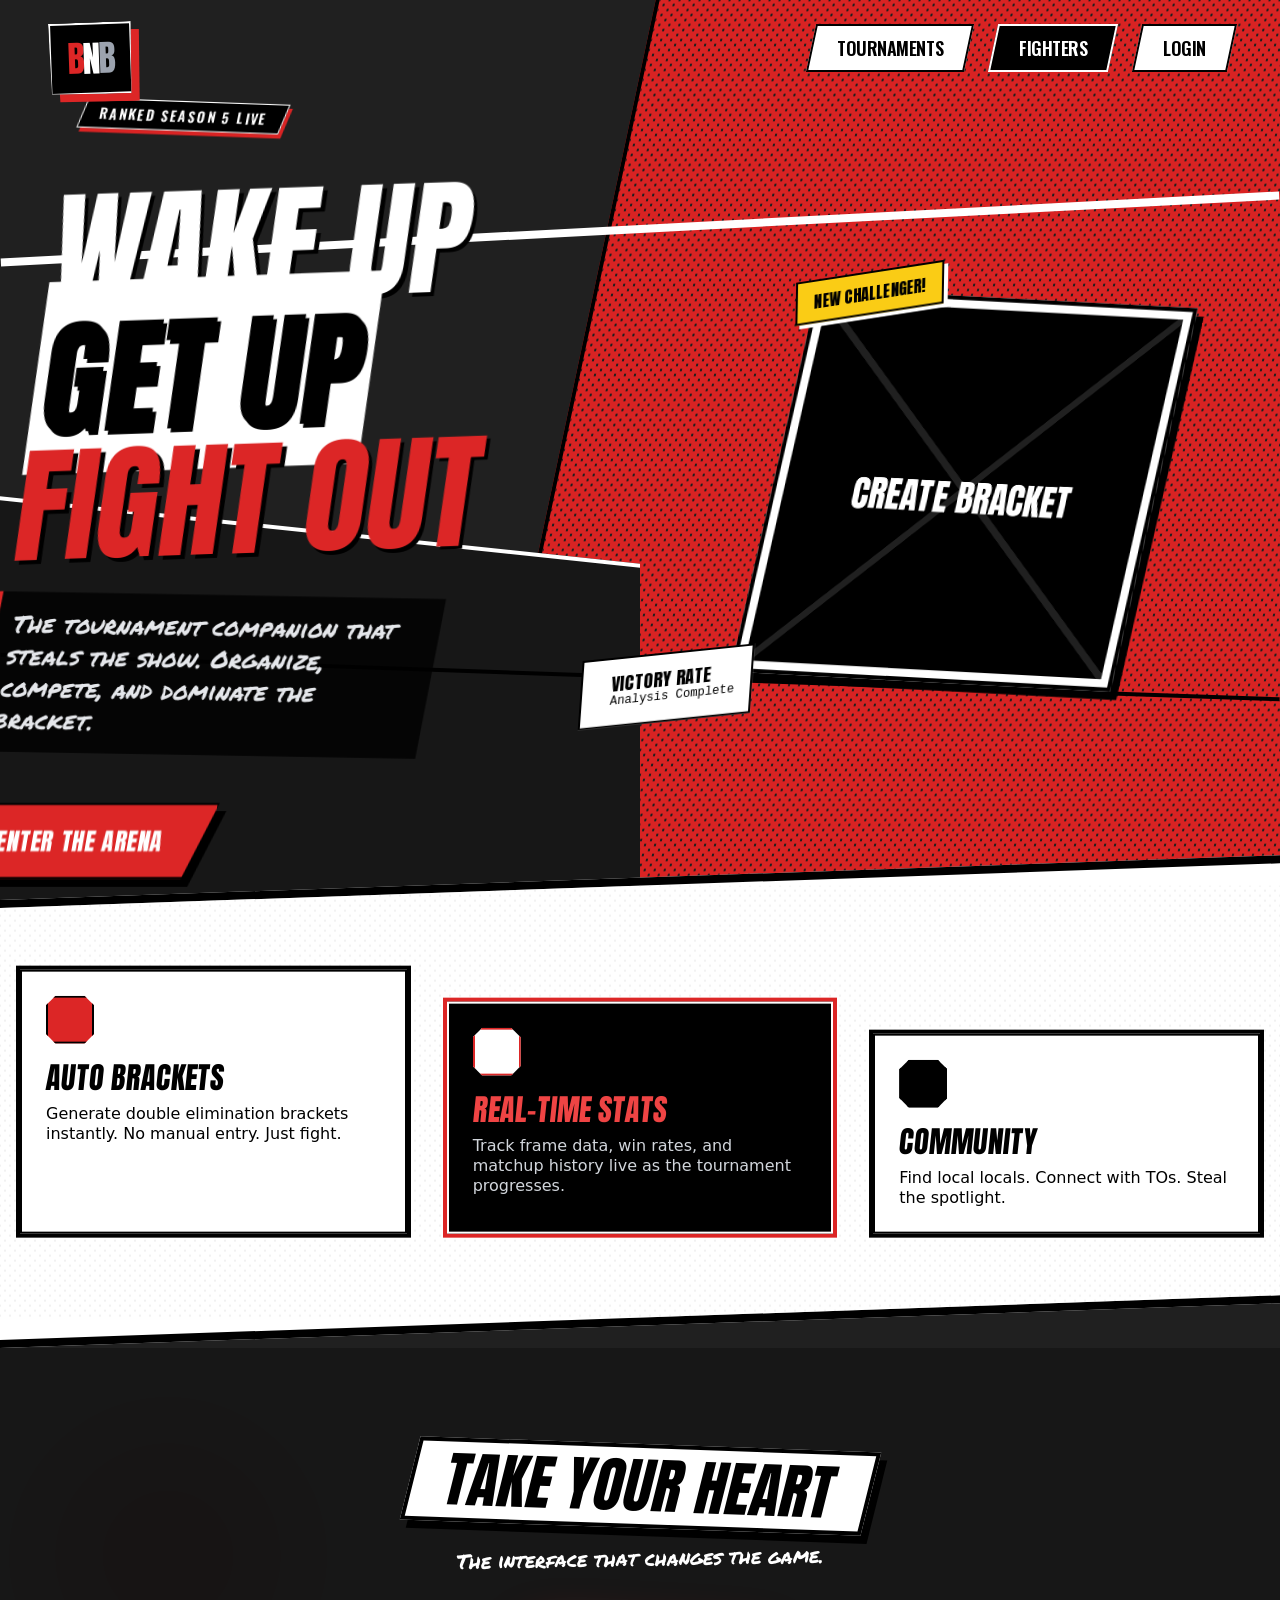
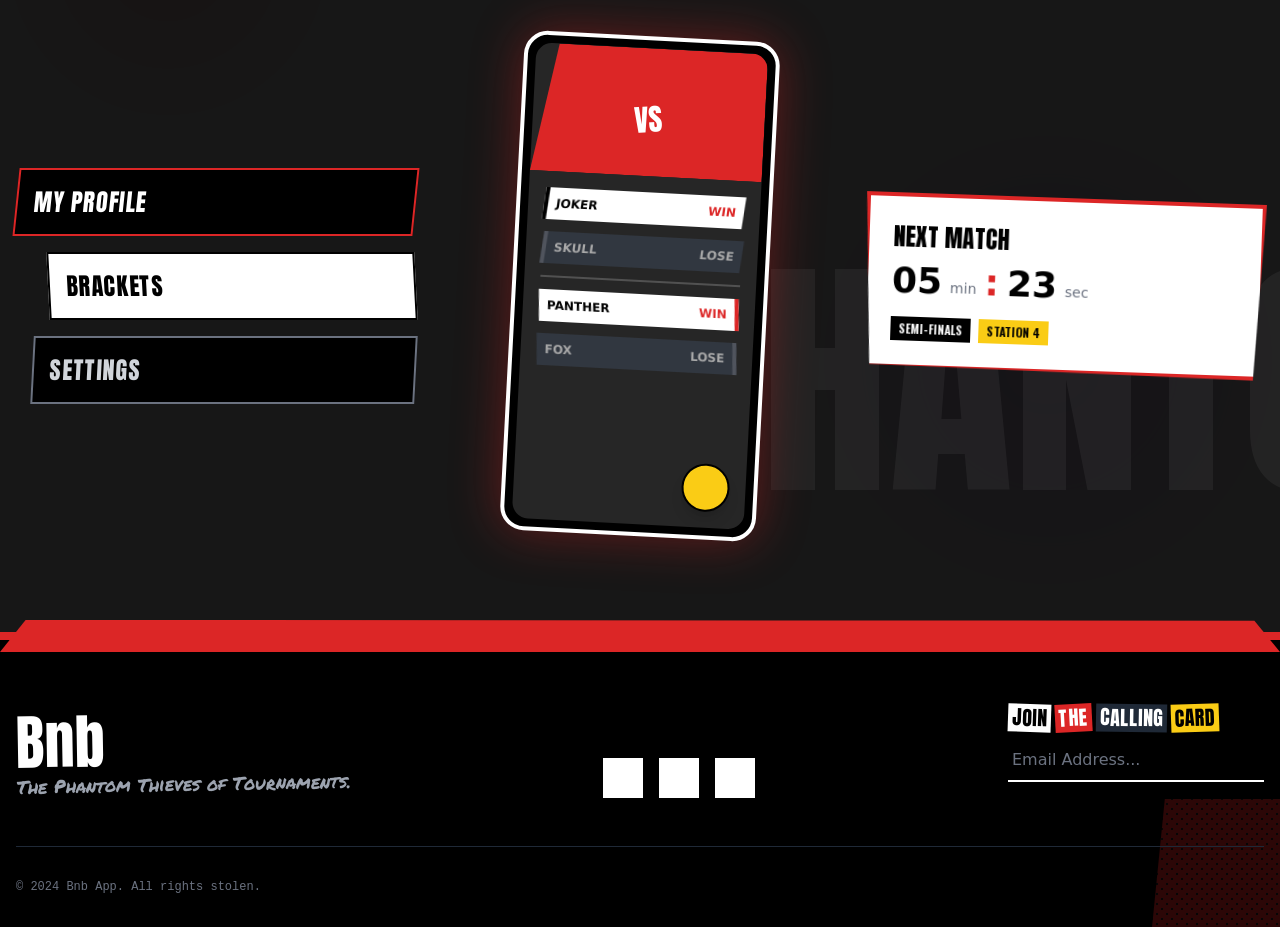
<file: Referencias/1_temas_escuros/esports-tournament-96.aura.build/index.html>
<html lang="en"><head>
<script id="aura-supabase-token-firewall">(function () {
  if (window.__AURA_SUPABASE_FIREWALL__) return;
  window.__AURA_SUPABASE_FIREWALL__ = true;

  var SUPABASE_HOST = "hoirqrkdgbmvpwutwuwj.supabase.co";
  var BLOCKED_KEY_PATTERNS = [
    /^sb-[a-z0-9-]+-auth-token$/i,
    /^supabase\.auth\.token$/i
  ];

  function isBlockedStorageKey(key) {
    if (typeof key !== "string") return false;
    for (var i = 0; i < BLOCKED_KEY_PATTERNS.length; i++) {
      if (BLOCKED_KEY_PATTERNS[i].test(key)) return true;
    }
    return false;
  }

  function toAbsoluteUrl(input) {
    try {
      return new URL(input, window.location.href);
    } catch {
      return null;
    }
  }

  function isSupabaseDestination(input) {
    var parsed = toAbsoluteUrl(input);
    if (!parsed) return false;
    if (SUPABASE_HOST && parsed.host === SUPABASE_HOST) return true;
    return parsed.host.endsWith(".supabase.co");
  }

  function pathLooksSensitive(input) {
    var parsed = toAbsoluteUrl(input);
    if (!parsed) return false;
    return /^\/(auth|rest|functions)\/v1\//.test(parsed.pathname || "");
  }

  function headersContainAuth(headersLike) {
    if (!headersLike) return false;

    try {
      if (typeof Headers !== "undefined" && headersLike instanceof Headers) {
        return !!(headersLike.get("authorization") || headersLike.get("apikey"));
      }
    } catch {}

    if (Array.isArray(headersLike)) {
      for (var i = 0; i < headersLike.length; i++) {
        var pair = headersLike[i] || [];
        var name = String(pair[0] || "").toLowerCase();
        if (name === "authorization" || name === "apikey") return true;
      }
      return false;
    }

    if (typeof headersLike === "object") {
      var keys = Object.keys(headersLike);
      for (var j = 0; j < keys.length; j++) {
        var k = keys[j].toLowerCase();
        if (k === "authorization" || k === "apikey") return true;
      }
    }
    return false;
  }

  function requestLooksSensitive(input, init, extraHeaders) {
    var url = "";
    try {
      if (typeof input === "string") {
        url = input;
      } else if (input && typeof input.url === "string") {
        url = input.url;
      }
    } catch {}

    var headers =
      (init && init.headers) ||
      (input && input.headers) ||
      extraHeaders ||
      null;
    var hasAuthHeaders = headersContainAuth(headers);
    if (hasAuthHeaders) return true;

    if (!url) return false;
    if (isSupabaseDestination(url) && pathLooksSensitive(url)) return true;
    return false;
  }

  function patchStorage(storage, storageName) {
    if (!storage) return;
    var proto = Object.getPrototypeOf(storage);
    if (!proto || proto.__auraSupabaseFirewallPatched) return;

    var rawGetItem = proto.getItem;
    var rawSetItem = proto.setItem;
    var rawRemoveItem = proto.removeItem;
    var rawKey = proto.key;
    var rawLengthDescriptor = Object.getOwnPropertyDescriptor(proto, "length");
    var rawLengthGet = rawLengthDescriptor && rawLengthDescriptor.get;

    function getRawLength(instance) {
      try {
        if (rawLengthGet) return Number(rawLengthGet.call(instance) || 0);
      } catch {}
      try {
        return Number(instance.length || 0);
      } catch {}
      return 0;
    }

    function getVisibleKeys(instance) {
      var visible = [];
      var total = getRawLength(instance);
      for (var i = 0; i < total; i++) {
        var currentKey = rawKey.call(instance, i);
        if (currentKey && !isBlockedStorageKey(currentKey)) {
          visible.push(currentKey);
        }
      }
      return visible;
    }

    function maskBlockedKeyProperty(instance, keyName) {
      if (!keyName || !isBlockedStorageKey(keyName)) return;
      try {
        Object.defineProperty(instance, keyName, {
          configurable: true,
          enumerable: false,
          get: function () {
            return null;
          },
          set: function () {
            return true;
          }
        });
      } catch {}
    }

    function syncBlockedKeyProperties(instance) {
      var total = getRawLength(instance);
      for (var i = 0; i < total; i++) {
        var k = rawKey.call(instance, i);
        if (k) maskBlockedKeyProperty(instance, k);
      }
    }

    proto.getItem = function (key) {
      syncBlockedKeyProperties(this);
      if (isBlockedStorageKey(String(key))) return null;
      return rawGetItem.call(this, key);
    };

    proto.setItem = function (key, value) {
      if (isBlockedStorageKey(String(key))) return;
      return rawSetItem.call(this, key, value);
    };

    proto.removeItem = function (key) {
      if (isBlockedStorageKey(String(key))) return;
      return rawRemoveItem.call(this, key);
    };

    proto.key = function (index) {
      syncBlockedKeyProperties(this);
      var visible = getVisibleKeys(this);
      return visible[index] || null;
    };

    try {
      Object.defineProperty(proto, "length", {
        configurable: true,
        enumerable: false,
        get: function () {
          syncBlockedKeyProperties(this);
          return getVisibleKeys(this).length;
        }
      });
    } catch {}

    var proxyStorage = null;
    try {
      proxyStorage = new Proxy(storage, {
        get: function (target, prop) {
          if (typeof prop === "string" && isBlockedStorageKey(prop)) return null;
          if (prop === "length") return getVisibleKeys(target).length;
          if (prop === "key") {
            return function (index) {
              var visible = getVisibleKeys(target);
              return visible[index] || null;
            };
          }

          var value = target[prop];
          if (typeof value === "function") return value.bind(target);
          return value;
        },
        set: function (target, prop, value) {
          if (typeof prop === "string" && isBlockedStorageKey(prop)) return true;
          target[prop] = value;
          return true;
        },
        has: function (target, prop) {
          if (typeof prop === "string" && isBlockedStorageKey(prop)) return false;
          return prop in target;
        },
        ownKeys: function (target) {
          return getVisibleKeys(target);
        },
        getOwnPropertyDescriptor: function (target, prop) {
          if (typeof prop === "string" && isBlockedStorageKey(prop)) {
            return undefined;
          }
          if (prop === "length") {
            return {
              configurable: true,
              enumerable: false,
              value: getVisibleKeys(target).length,
              writable: false
            };
          }
          return Object.getOwnPropertyDescriptor(target, prop);
        }
      });
    } catch {}

    try {
      if (proxyStorage) {
        Object.defineProperty(window, storageName, {
          configurable: true,
          enumerable: true,
          get: function () {
            return proxyStorage;
          }
        });
      }
    } catch {}

    syncBlockedKeyProperties(storage);
    proto.__auraSupabaseFirewallPatched = true;
  }

  function patchCookieAccess() {
    try {
      var cookieDescriptor = Object.getOwnPropertyDescriptor(Document.prototype, "cookie");
      if (!cookieDescriptor || !cookieDescriptor.configurable) return;

      Object.defineProperty(document, "cookie", {
        configurable: true,
        enumerable: false,
        get: function () {
          return "";
        },
        set: function () {
          return true;
        }
      });
    } catch {}
  }

  function patchFetch() {
    if (typeof window.fetch !== "function") return;
    var rawFetch = window.fetch.bind(window);
    window.fetch = function (input, init) {
      if (requestLooksSensitive(input, init, null)) {
        return Promise.reject(new Error("Blocked by Aura security policy"));
      }
      return rawFetch(input, init);
    };
  }

  function patchXHR() {
    if (typeof XMLHttpRequest === "undefined") return;
    var rawOpen = XMLHttpRequest.prototype.open;
    var rawSetHeader = XMLHttpRequest.prototype.setRequestHeader;
    var rawSend = XMLHttpRequest.prototype.send;

    XMLHttpRequest.prototype.open = function (method, url) {
      this.__auraRequestUrl = String(url || "");
      this.__auraHeaders = {};
      return rawOpen.apply(this, arguments);
    };

    XMLHttpRequest.prototype.setRequestHeader = function (name, value) {
      if (!this.__auraHeaders) this.__auraHeaders = {};
      this.__auraHeaders[String(name || "").toLowerCase()] = String(value || "");
      return rawSetHeader.apply(this, arguments);
    };

    XMLHttpRequest.prototype.send = function () {
      if (requestLooksSensitive(this.__auraRequestUrl || "", null, this.__auraHeaders || null)) {
        throw new Error("Blocked by Aura security policy");
      }
      return rawSend.apply(this, arguments);
    };
  }

  function patchBeacon() {
    if (typeof navigator.sendBeacon !== "function") return;
    var rawBeacon = navigator.sendBeacon.bind(navigator);
    navigator.sendBeacon = function (url, data) {
      if (requestLooksSensitive(url, null, null)) return false;
      return rawBeacon(url, data);
    };
  }

  function patchWebSocket() {
    if (typeof WebSocket === "undefined") return;
    var RawWebSocket = WebSocket;
    window.WebSocket = function (url, protocols) {
      if (requestLooksSensitive(String(url || ""), null, null)) {
        throw new Error("Blocked by Aura security policy");
      }
      return new RawWebSocket(url, protocols);
    };
    window.WebSocket.prototype = RawWebSocket.prototype;
  }

  patchStorage(window.localStorage, "localStorage");
  patchStorage(window.sessionStorage, "sessionStorage");
  patchCookieAccess();
  patchFetch();
  patchXHR();
  patchBeacon();
  patchWebSocket();
})();</script><meta charset="utf-8"/>
<meta content="width=device-width, initial-scale=1.0" name="viewport"/>
<title>Bnb - The Ultimate Fighting Tournament App</title>
<script src="assets/iconify-icon_e19829e7f0e8.js"></script>
<link href="https://fonts.googleapis.com" rel="preconnect"/>
<link crossorigin="" href="https://fonts.gstatic.com" rel="preconnect"/>
<link href="assets/css2_adf3bf67eea9.css" rel="stylesheet"/>
<style>
/* Persona 5 Style Resources */
:root {
--p5-red: #D92323;
--p5-black: #1a1a1a;
--p5-grey: #2F2F2F;
}
body {
font-family: 'Oswald', sans-serif;
background-color: #202020;
overflow-x: hidden;
}
.font-marker { font-family: 'Permanent Marker', cursive; }
.font-anton { font-family: 'Anton', sans-serif; }
/* Comic Halftone Pattern */
.bg-halftone {
background-image: radial-gradient(#202020 20%, transparent 20%), radial-gradient(#202020 20%, transparent 20%);
background-color: var(--p5-red);
background-position: 0 0, 5px 5px;
background-size: 10px 10px;
}
.bg-halftone-white {
background-image: radial-gradient(#e5e5e5 20%, transparent 20%), radial-gradient(#e5e5e5 20%, transparent 20%);
background-color: #ffffff;
background-position: 0 0, 5px 5px;
background-size: 10px 10px;
}
/* Jagged Clip Paths */
.clip-jagged {
clip-path: polygon(0 0, 100% 0, 98% 100%, 2% 98%);
}
.clip-slant-right {
clip-path: polygon(0 0, 100% 0, 90% 100%, 0% 100%);
}
.clip-slant-left {
clip-path: polygon(10% 0, 100% 0, 100% 100%, 0% 100%);
}
.clip-starburst {
clip-path: polygon(20% 0%, 80% 0%, 100% 20%, 100% 80%, 80% 100%, 20% 100%, 0% 80%, 0% 20%);
}
/* Animations */
@keyframes slideInLeft {
from { transform: translateX(-100%) skewX(-10deg); opacity: 0; }
to { transform: translateX(0) skewX(-10deg); opacity: 1; }
}
@keyframes slideInRight {
from { transform: translateX(100%) skewX(-10deg); opacity: 0; }
to { transform: translateX(0) skewX(-10deg); opacity: 1; }
}
@keyframes pulse-p5 {
0% { transform: scale(1) rotate(-3deg); }
50% { transform: scale(1.05) rotate(-3deg); }
100% { transform: scale(1) rotate(-3deg); }
}
.animate-enter-left { animation: slideInLeft 0.8s cubic-bezier(0.16, 1, 0.3, 1) forwards; }
.animate-enter-right { animation: slideInRight 0.8s cubic-bezier(0.16, 1, 0.3, 1) forwards; }
.animate-pulse-slow { animation: pulse-p5 3s infinite; }
.text-shadow-hard {
text-shadow: 4px 4px 0px #000;
}
.box-shadow-hard {
box-shadow: 8px 8px 0px #000;
}
/* Scrollbar */
::-webkit-scrollbar { width: 10px; }
::-webkit-scrollbar-track { background: #1a1a1a; }
::-webkit-scrollbar-thumb { background: #D92323; }
</style>
<script src="assets/resource_3fa48481346f.es"></script><style data-scroll-fix="true">
        /* Scroll fixes for offline viewing */
        html, body {
            overflow: auto !important;
            overflow-x: hidden !important;
            height: auto !important;
            min-height: 100% !important;
            scroll-behavior: auto !important;
            opacity: 1 !important;
            visibility: visible !important;
        }
        
        /* Force visibility - many sites use JS animations for initial display */
        body, .wrapper, main, #__next, #app, .page, .content {
            opacity: 1 !important;
            visibility: visible !important;
            transform: none !important;
        }
        
        /* Disable loader/preloader overlays */
        .loader, .preloader, .loading, [class*="loader"], [class*="preloader"] {
            display: none !important;
            opacity: 0 !important;
        }
        
        /* Show elements that might be hidden for animation */
        .word-inner, .char, .line, [data-aos], [data-scroll],
        .hero-text span, .hero-fade, [class*="hero"] span {
            opacity: 1 !important;
            transform: none !important;
            visibility: visible !important;
        }
        
        /* Reset Tailwind animation utility classes */
        .translate-y-full, .translate-x-full, .-translate-y-full, .-translate-x-full,
        .translate-y-1\/2, .-translate-y-1\/2, .translate-y-\[100\%\], .translate-y-\[110\%\] {
            transform: none !important;
        }
        
        /* Force visibility on common hidden-for-animation patterns */
        .opacity-0, [class*="opacity-0"] {
            opacity: 1 !important;
        }
        
        /* Reset scale transforms used for animations */
        .scale-0, .scale-50, .scale-75 {
            transform: none !important;
        }
        
        html.lenis, html.lenis-smooth, 
        body.lenis, body.lenis-smooth,
        .lenis-wrapper, .lenis-content,
        [data-lenis-prevent], [data-scroll-container] {
            overflow: visible !important;
            height: auto !important;
        }
        
        /* Fix flex containers that might cut off content */
        body.flex.items-center,
        body.flex.justify-center {
            align-items: flex-start !important;
            min-height: 100vh;
            height: auto !important;
        }
        
        /* Ensure main content scrolls */
        main, #__next, #__nuxt, #app, .main-content {
            overflow: visible !important;
            height: auto !important;
        }
        </style></head>
<body class="antialiased text-white selection:bg-red-600 selection:text-white">
<!-- Navbar -->
<nav class="fixed top-0 w-full z-50 pointer-events-none">
<div class="flex justify-between items-start pt-6 px-4 md:px-12">
<!-- Logo Block -->
<div class="pointer-events-auto transform -rotate-2 origin-top-left group">
<div class="bg-black text-white p-4 clip-jagged border-2 border-white relative z-10 transition-transform duration-200 group-hover:scale-110">
<h1 class="font-anton text-4xl tracking-tighter uppercase leading-none">
<span class="text-red-600">B</span>n<span class="text-gray-400">b</span>
</h1>
</div>
<div class="absolute inset-0 bg-red-600 clip-jagged transform translate-x-2 translate-y-2 -z-0"></div>
</div>
<!-- Nav Links (Skewed) -->
<div class="hidden md:flex space-x-6 pointer-events-auto">
<a class="relative group" href="#">
<div class="bg-white text-black px-6 py-2 transform -skew-x-12 border-2 border-black transition-all duration-300 group-hover:bg-red-600 group-hover:text-white group-hover:translate-y-1">
<span class="font-bold tracking-tight text-lg transform skew-x-12 inline-block">TOURNAMENTS</span>
</div>
</a>
<a class="relative group" href="#">
<div class="bg-black text-white px-6 py-2 transform -skew-x-12 border-2 border-white transition-all duration-300 group-hover:bg-red-600 group-hover:border-black group-hover:translate-y-1">
<span class="font-bold tracking-tight text-lg transform skew-x-12 inline-block">FIGHTERS</span>
</div>
</a>
<a class="relative group" href="#">
<div class="bg-white text-black px-6 py-2 transform -skew-x-12 border-2 border-black transition-all duration-300 group-hover:bg-red-600 group-hover:text-white group-hover:translate-y-1">
<span class="font-bold tracking-tight text-lg transform skew-x-12 inline-block">LOGIN</span>
</div>
</a>
</div>
<!-- Mobile Menu Icon -->
<div class="md:hidden pointer-events-auto bg-white text-black p-2 border-2 border-black transform -rotate-3">
<iconify-icon icon="solar:hamburger-menu-linear" width="32"></iconify-icon>
</div>
</div>
</nav>
<!-- Hero Section -->
<header class="relative min-h-screen w-full flex items-center justify-center overflow-hidden pt-20">
<!-- Background Shapes -->
<div class="absolute top-0 right-0 w-3/4 h-full bg-halftone transform -skew-x-12 translate-x-1/4 z-0 border-l-4 border-black"></div>
<div class="absolute bottom-0 left-0 w-1/2 h-1/2 bg-neutral-900 transform skew-y-6 translate-y-20 z-0 border-t-4 border-white"></div>
<!-- Decorative Lines -->
<div class="absolute top-1/4 left-0 w-full h-2 bg-white transform -rotate-3 z-0"></div>
<div class="absolute top-3/4 right-0 w-full h-1 bg-black transform rotate-2 z-0"></div>
<div class="container mx-auto px-4 relative z-10 grid md:grid-cols-2 gap-12 items-center">
<!-- Left: Text Content -->
<div class="flex flex-col items-start space-y-8 animate-enter-left">
<!-- Date/Tag -->
<div class="bg-black text-white px-4 py-1 transform -skew-x-12 border border-white inline-block mb-4 rotate-2 shadow-[4px_4px_0px_#D92323]">
<span class="font-bold text-sm tracking-widest uppercase transform skew-x-12 inline-block">Ranked Season 5 Live</span>
</div>
<!-- Main Headline -->
<div class="relative">
<h2 class="font-anton text-7xl md:text-9xl uppercase leading-[0.85] text-white text-shadow-hard transform -rotate-2">
                        Wake Up<br/>
<span class="text-black bg-white px-2">Get Up</span><br/>
<span class="text-red-600">Fight Out</span>
</h2>
<!-- Floating abstract star -->
<div class="absolute -top-12 -right-12 text-yellow-400 animate-pulse-slow hidden md:block">
<iconify-icon icon="solar:star-fall-bold" width="80"></iconify-icon>
</div>
</div>
<p class="font-marker text-xl md:text-2xl text-gray-200 bg-black/80 p-4 transform rotate-1 max-w-md border-l-4 border-red-600">
                    The tournament companion that steals the show. Organize, compete, and dominate the bracket.
                </p>
<!-- CTA Button -->
<div class="pt-4 transform hover:scale-105 transition-transform duration-200">
<button class="relative group bg-transparent border-none p-0 cursor-pointer">
<div class="absolute inset-0 bg-black translate-x-2 translate-y-2 clip-slant-right"></div>
<div class="relative bg-red-600 text-white px-10 py-5 clip-slant-right border-2 border-black group-hover:bg-white group-hover:text-black transition-colors">
<span class="font-anton text-2xl tracking-wide uppercase flex items-center gap-2">
                                Enter The Arena
                                <iconify-icon icon="solar:arrow-right-linear" width="24"></iconify-icon>
</span>
</div>
</button>
</div>
</div>
<!-- Right: Dynamic Visual -->
<div class="relative hidden md:flex items-center justify-center animate-enter-right">
<!-- Character Placeholder / Graphic -->
<div class="relative w-96 h-96 bg-white border-4 border-black transform rotate-3 p-2 box-shadow-hard">
<div class="absolute -top-6 -left-6 bg-yellow-400 text-black font-anton px-4 py-2 transform -rotate-12 border-2 border-black z-20 shadow-[4px_4px_0px_#fff]">
                        NEW CHALLENGER!
                    </div>
<!-- Inner Content of Card -->
<div class="w-full h-full bg-black overflow-hidden relative grayscale contrast-125 group hover:grayscale-0 transition-all duration-500">
<!-- Stylized Bracket lines -->
<svg class="absolute inset-0 w-full h-full opacity-20" preserveaspectratio="none" viewbox="0 0 100 100">
<path d="M0,0 L100,100 M100,0 L0,100" stroke="white" stroke-width="2"></path>
</svg>
<div class="absolute inset-0 flex flex-col items-center justify-center text-white">
<iconify-icon class="mb-4 text-red-600" icon="solar:gamepad-charge-linear" width="120"></iconify-icon>
<h3 class="font-anton text-4xl uppercase">Create Bracket</h3>
</div>
</div>
</div>
<!-- Floating Elements -->
<div class="absolute -bottom-10 -left-12 bg-white text-black p-4 border-2 border-black transform -rotate-6 z-30 max-w-xs">
<div class="flex items-center gap-3">
<iconify-icon class="text-red-600 text-3xl" icon="solar:cup-star-bold"></iconify-icon>
<div>
<div class="font-anton text-lg uppercase leading-none">Victory Rate</div>
<div class="font-mono text-xs">Analysis Complete</div>
</div>
</div>
</div>
</div>
</div>
</header>
<!-- Features Strip -->
<section class="relative bg-white text-black py-20 -skew-y-2 transform origin-top-left border-y-8 border-black overflow-hidden">
<div class="absolute top-0 left-0 w-full h-full bg-halftone-white opacity-50 pointer-events-none skew-y-2"></div>
<div class="container mx-auto px-4 transform skew-y-2">
<div class="flex flex-col md:flex-row gap-8 justify-center items-stretch">
<!-- Feature 1 -->
<div class="flex-1 group">
<div class="h-full bg-black p-1 transform transition-transform duration-300 group-hover:-translate-y-2 group-hover:-rotate-1">
<div class="h-full bg-white border-2 border-black p-6 relative overflow-hidden">
<div class="absolute top-0 right-0 p-4 opacity-10 transform rotate-12 group-hover:opacity-20 group-hover:scale-110 transition-all">
<iconify-icon icon="solar:crown-star-linear" width="100"></iconify-icon>
</div>
<div class="bg-red-600 text-white w-12 h-12 flex items-center justify-center border-2 border-black mb-4 clip-starburst">
<iconify-icon icon="solar:crown-star-linear" width="24"></iconify-icon>
</div>
<h3 class="font-anton text-3xl mb-2 transform -skew-x-6">AUTO BRACKETS</h3>
<p class="font-sans font-medium leading-tight">Generate double elimination brackets instantly. No manual entry. Just fight.</p>
</div>
</div>
</div>
<!-- Feature 2 -->
<div class="flex-1 group md:mt-8">
<div class="h-full bg-red-600 p-1 transform transition-transform duration-300 group-hover:-translate-y-2 group-hover:rotate-1">
<div class="h-full bg-black border-2 border-white p-6 relative overflow-hidden text-white">
<div class="absolute top-0 right-0 p-4 opacity-20 transform -rotate-12 group-hover:opacity-30 group-hover:scale-110 transition-all">
<iconify-icon icon="solar:graph-up-linear" width="100"></iconify-icon>
</div>
<div class="bg-white text-black w-12 h-12 flex items-center justify-center border-2 border-red-600 mb-4 clip-starburst">
<iconify-icon icon="solar:graph-up-linear" width="24"></iconify-icon>
</div>
<h3 class="font-anton text-3xl mb-2 transform -skew-x-6 text-red-500">REAL-TIME STATS</h3>
<p class="font-sans font-medium leading-tight text-gray-300">Track frame data, win rates, and matchup history live as the tournament progresses.</p>
</div>
</div>
</div>
<!-- Feature 3 -->
<div class="flex-1 group md:mt-16">
<div class="h-full bg-black p-1 transform transition-transform duration-300 group-hover:-translate-y-2 group-hover:-rotate-1">
<div class="h-full bg-white border-2 border-black p-6 relative overflow-hidden">
<div class="absolute top-0 right-0 p-4 opacity-10 transform rotate-12 group-hover:opacity-20 group-hover:scale-110 transition-all">
<iconify-icon icon="solar:users-group-rounded-linear" width="100"></iconify-icon>
</div>
<div class="bg-black text-white w-12 h-12 flex items-center justify-center border-2 border-black mb-4 clip-starburst">
<iconify-icon icon="solar:users-group-rounded-linear" width="24"></iconify-icon>
</div>
<h3 class="font-anton text-3xl mb-2 transform -skew-x-6">COMMUNITY</h3>
<p class="font-sans font-medium leading-tight">Find local locals. Connect with TOs. Steal the spotlight.</p>
</div>
</div>
</div>
</div>
</div>
</section>
<!-- App Preview / Interactive Section -->
<section class="py-24 relative overflow-hidden">
<!-- Background Elements -->
<div class="absolute inset-0 bg-neutral-900"></div>
<div class="absolute top-20 left-10 w-64 h-64 bg-red-600 rounded-full mix-blend-multiply filter blur-3xl opacity-20 animate-pulse"></div>
<div class="absolute bottom-20 right-10 w-96 h-96 bg-purple-600 rounded-full mix-blend-multiply filter blur-3xl opacity-20 animate-pulse" style="animation-delay: 1s;"></div>
<!-- Large Background Text -->
<div class="absolute top-1/2 left-1/2 transform -translate-x-1/2 -translate-y-1/2 text-[20vw] font-anton text-white opacity-5 whitespace-nowrap select-none rotate-12">
            PHANTOM THIEF
        </div>
<div class="container mx-auto px-4 relative z-10">
<div class="flex flex-col items-center mb-16">
<h2 class="bg-white text-black font-anton text-5xl md:text-6xl px-8 py-2 transform -skew-x-12 rotate-2 border-4 border-black box-shadow-hard mb-4">
                    TAKE YOUR HEART
                </h2>
<p class="text-white font-marker text-xl transform -rotate-1">The interface that changes the game.</p>
</div>
<!-- Dashboard Mockup Grid -->
<div class="grid md:grid-cols-12 gap-6 items-center">
<!-- Left Control Panel -->
<div class="md:col-span-4 space-y-4">
<div class="bg-black border-2 border-red-600 p-4 transform -skew-x-6 hover:translate-x-2 transition-transform cursor-pointer group">
<div class="flex justify-between items-center text-white">
<span class="font-anton text-2xl tracking-wide group-hover:text-red-500">MY PROFILE</span>
<iconify-icon class="text-red-600" icon="solar:user-circle-linear" width="24"></iconify-icon>
</div>
</div>
<div class="bg-white border-2 border-black p-4 transform skew-x-3 hover:translate-x-2 transition-transform cursor-pointer group ml-8">
<div class="flex justify-between items-center text-black">
<span class="font-anton text-2xl tracking-wide group-hover:text-red-600">BRACKETS</span>
<iconify-icon icon="solar:list-bold" width="24"></iconify-icon>
</div>
</div>
<div class="bg-black border-2 border-gray-500 p-4 transform -skew-x-3 hover:translate-x-2 transition-transform cursor-pointer group ml-4">
<div class="flex justify-between items-center text-gray-300">
<span class="font-anton text-2xl tracking-wide group-hover:text-white">SETTINGS</span>
<iconify-icon icon="solar:settings-linear" width="24"></iconify-icon>
</div>
</div>
</div>
<!-- Center Phone/Device Mockup -->
<div class="md:col-span-4 flex justify-center">
<div class="relative w-64 h-[500px] bg-black border-4 border-white rounded-3xl transform rotate-3 shadow-[0_0_50px_rgba(217,35,35,0.4)] overflow-hidden">
<!-- Screen -->
<div class="absolute inset-2 bg-neutral-800 rounded-2xl overflow-hidden flex flex-col">
<!-- Header -->
<div class="bg-red-600 h-32 clip-slant-left relative flex items-center justify-center">
<h3 class="font-anton text-white text-3xl transform -rotate-6 mt-4">VS</h3>
</div>
<!-- Bracket List -->
<div class="flex-1 p-4 space-y-3">
<div class="bg-white transform -skew-x-6 p-2 border-l-4 border-black">
<div class="flex justify-between text-xs font-bold font-sans text-black">
<span>JOKER</span>
<span class="text-red-600">WIN</span>
</div>
</div>
<div class="bg-gray-700 transform -skew-x-6 p-2 border-l-4 border-gray-500 opacity-60">
<div class="flex justify-between text-xs font-bold font-sans text-white">
<span>SKULL</span>
<span>LOSE</span>
</div>
</div>
<div class="my-4 h-0.5 bg-white/20 w-full"></div>
<div class="bg-white transform skew-x-3 p-2 border-r-4 border-red-600">
<div class="flex justify-between text-xs font-bold font-sans text-black">
<span>PANTHER</span>
<span class="text-red-600">WIN</span>
</div>
</div>
<div class="bg-gray-700 transform skew-x-3 p-2 border-r-4 border-gray-500 opacity-60">
<div class="flex justify-between text-xs font-bold font-sans text-white">
<span>FOX</span>
<span>LOSE</span>
</div>
</div>
</div>
<!-- FAB -->
<div class="absolute bottom-4 right-4 bg-yellow-400 text-black w-12 h-12 rounded-full flex items-center justify-center border-2 border-black shadow-lg">
<iconify-icon icon="solar:add-linear" width="28"></iconify-icon>
</div>
</div>
</div>
</div>
<!-- Right Stats -->
<div class="md:col-span-4 relative">
<div class="bg-white text-black p-6 clip-jagged border-4 border-red-600 transform rotate-2">
<h4 class="font-anton text-2xl mb-2">NEXT MATCH</h4>
<div class="flex items-end gap-2 font-sans font-bold text-4xl">
                            05<span class="text-sm font-normal text-gray-500 mb-1">min</span>
<span class="text-red-600">:</span>
                            23<span class="text-sm font-normal text-gray-500 mb-1">sec</span>
</div>
<div class="mt-4 flex gap-2">
<span class="px-2 py-1 bg-black text-white text-xs font-bold uppercase">Semi-Finals</span>
<span class="px-2 py-1 bg-yellow-400 text-black text-xs font-bold uppercase">Station 4</span>
</div>
</div>
</div>
</div>
</div>
</section>
<!-- Footer -->
<footer class="bg-black text-white relative pt-16 pb-8 border-t-8 border-red-600">
<!-- Jagged Top Overlay -->
<div class="absolute top-[-20px] left-0 w-full h-8 bg-red-600 clip-jagged transform rotate-180 z-20"></div>
<div class="container mx-auto px-4 relative z-10">
<div class="flex flex-col md:flex-row justify-between items-end gap-8">
<!-- Brand -->
<div class="transform -rotate-1">
<h2 class="font-anton text-6xl text-white select-none">Bnb</h2>
<p class="font-marker text-gray-400 text-lg">The Phantom Thieves of Tournaments.</p>
</div>
<!-- Socials -->
<div class="flex gap-4">
<a class="w-10 h-10 bg-white text-black flex items-center justify-center border-2 border-transparent hover:bg-red-600 hover:text-white hover:border-white transition-colors transform hover:-rotate-12" href="#">
<iconify-icon icon="solar:brand-twitter-linear" width="20"></iconify-icon>
</a>
<a class="w-10 h-10 bg-white text-black flex items-center justify-center border-2 border-transparent hover:bg-red-600 hover:text-white hover:border-white transition-colors transform hover:rotate-12" href="#">
<iconify-icon icon="solar:brand-instagram-linear" width="20"></iconify-icon>
</a>
<a class="w-10 h-10 bg-white text-black flex items-center justify-center border-2 border-transparent hover:bg-red-600 hover:text-white hover:border-white transition-colors transform hover:-rotate-12" href="#">
<iconify-icon icon="solar:brand-discord-linear" width="20"></iconify-icon>
</a>
</div>
<!-- Newsletter (Ransom Note Style) -->
<div class="w-full md:w-auto">
<div class="flex flex-wrap gap-1 items-center font-anton text-xl uppercase mb-2">
<span class="bg-white text-black px-1 transform rotate-2">Join</span>
<span class="bg-red-600 text-white px-1 transform -rotate-3">The</span>
<span class="bg-gray-800 text-white px-1 transform rotate-1">Calling</span>
<span class="bg-yellow-400 text-black px-1 transform -rotate-2">Card</span>
</div>
<form class="flex relative group">
<input class="bg-transparent border-b-2 border-white text-white font-sans py-2 px-1 focus:outline-none w-full md:w-64 placeholder-gray-500" placeholder="Email Address..." type="email"/>
<button class="absolute right-0 bottom-2 text-red-500 hover:text-white transition-colors" type="button">
<iconify-icon icon="solar:plain-linear" width="24"></iconify-icon>
</button>
</form>
</div>
</div>
<div class="mt-12 text-center md:text-left border-t border-gray-800 pt-8 font-mono text-xs text-gray-500">
<p>© 2024 Bnb App. All rights stolen.</p>
</div>
</div>
<!-- Bottom Corner Decor -->
<div class="absolute bottom-0 right-0 w-32 h-32 bg-halftone opacity-20 clip-slant-left pointer-events-none"></div>
</footer>
<script data-img-fallback-handler="">!function(){var f=["https://hoirqrkdgbmvpwutwuwj.supabase.co/storage/v1/object/public/assets/assets/917d6f93-fb36-439a-8c48-884b67b35381_1600w.jpg","https://hoirqrkdgbmvpwutwuwj.supabase.co/storage/v1/object/public/assets/assets/4734259a-bad7-422f-981e-ce01e79184f2_1600w.jpg","https://hoirqrkdgbmvpwutwuwj.supabase.co/storage/v1/object/public/assets/assets/c543a9e1-f226-4ced-80b0-feb8445a75b9_1600w.jpg","https://hoirqrkdgbmvpwutwuwj.supabase.co/storage/v1/object/public/assets/assets/5bab247f-35d9-400d-a82b-fd87cfe913d2_1600w.webp","https://hoirqrkdgbmvpwutwuwj.supabase.co/storage/v1/object/public/assets/assets/30104e3c-5eea-4b93-93e9-5313698a7156_1600w.webp"],h=new Set;function g(s){for(var x=0,i=0;i<s.length;i++)x=(x<<5)-x+s.charCodeAt(i)|0;return f[Math.abs(x)%f.length]}function r(t){var s=t.src;if(s&&!h.has(s)){h.add(s);t.src=g(s)}}window.addEventListener("error",function(e){var t=e.target;if(t&&t.tagName==="IMG")r(t)},!0);function c(){document.querySelectorAll("img").forEach(function(i){if(i.complete&&!i.naturalWidth&&i.src)r(i)})}if(document.readyState==="loading")document.addEventListener("DOMContentLoaded",c);else c()}()</script></body></html>
</file>
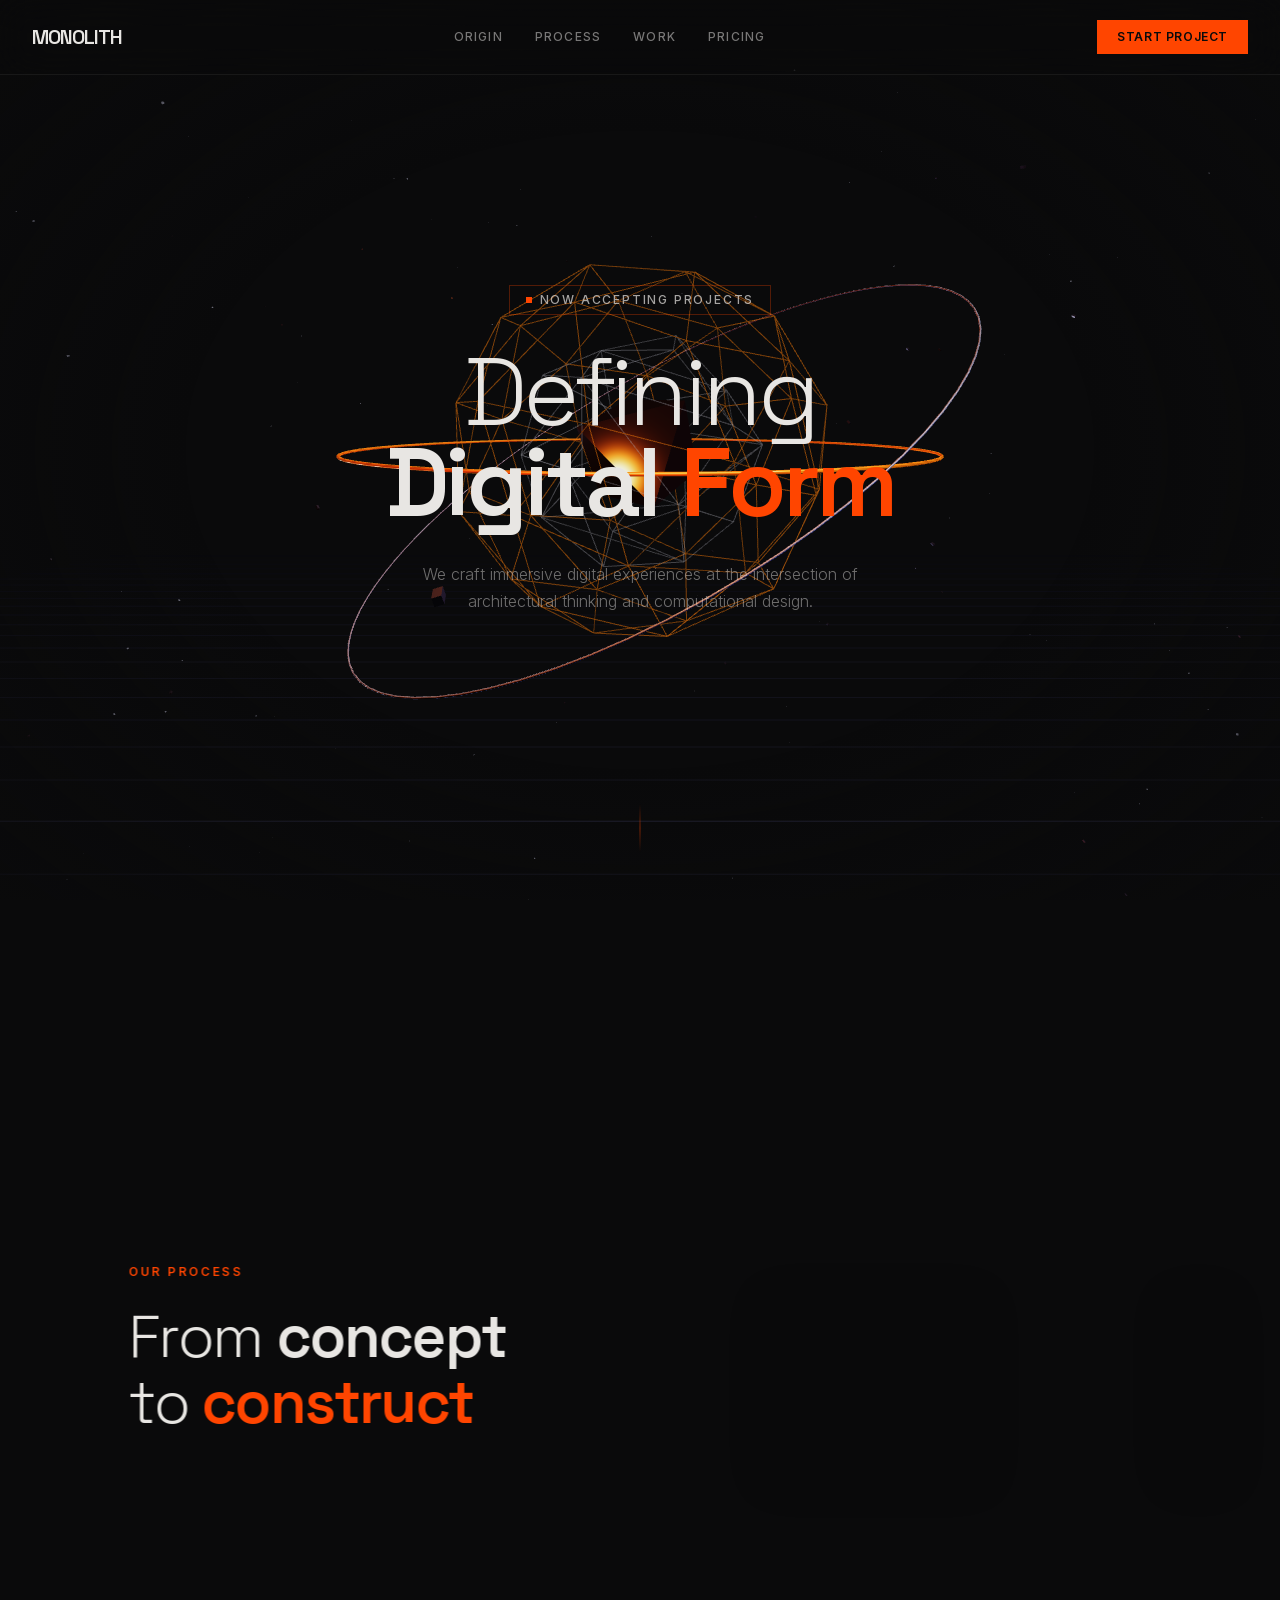
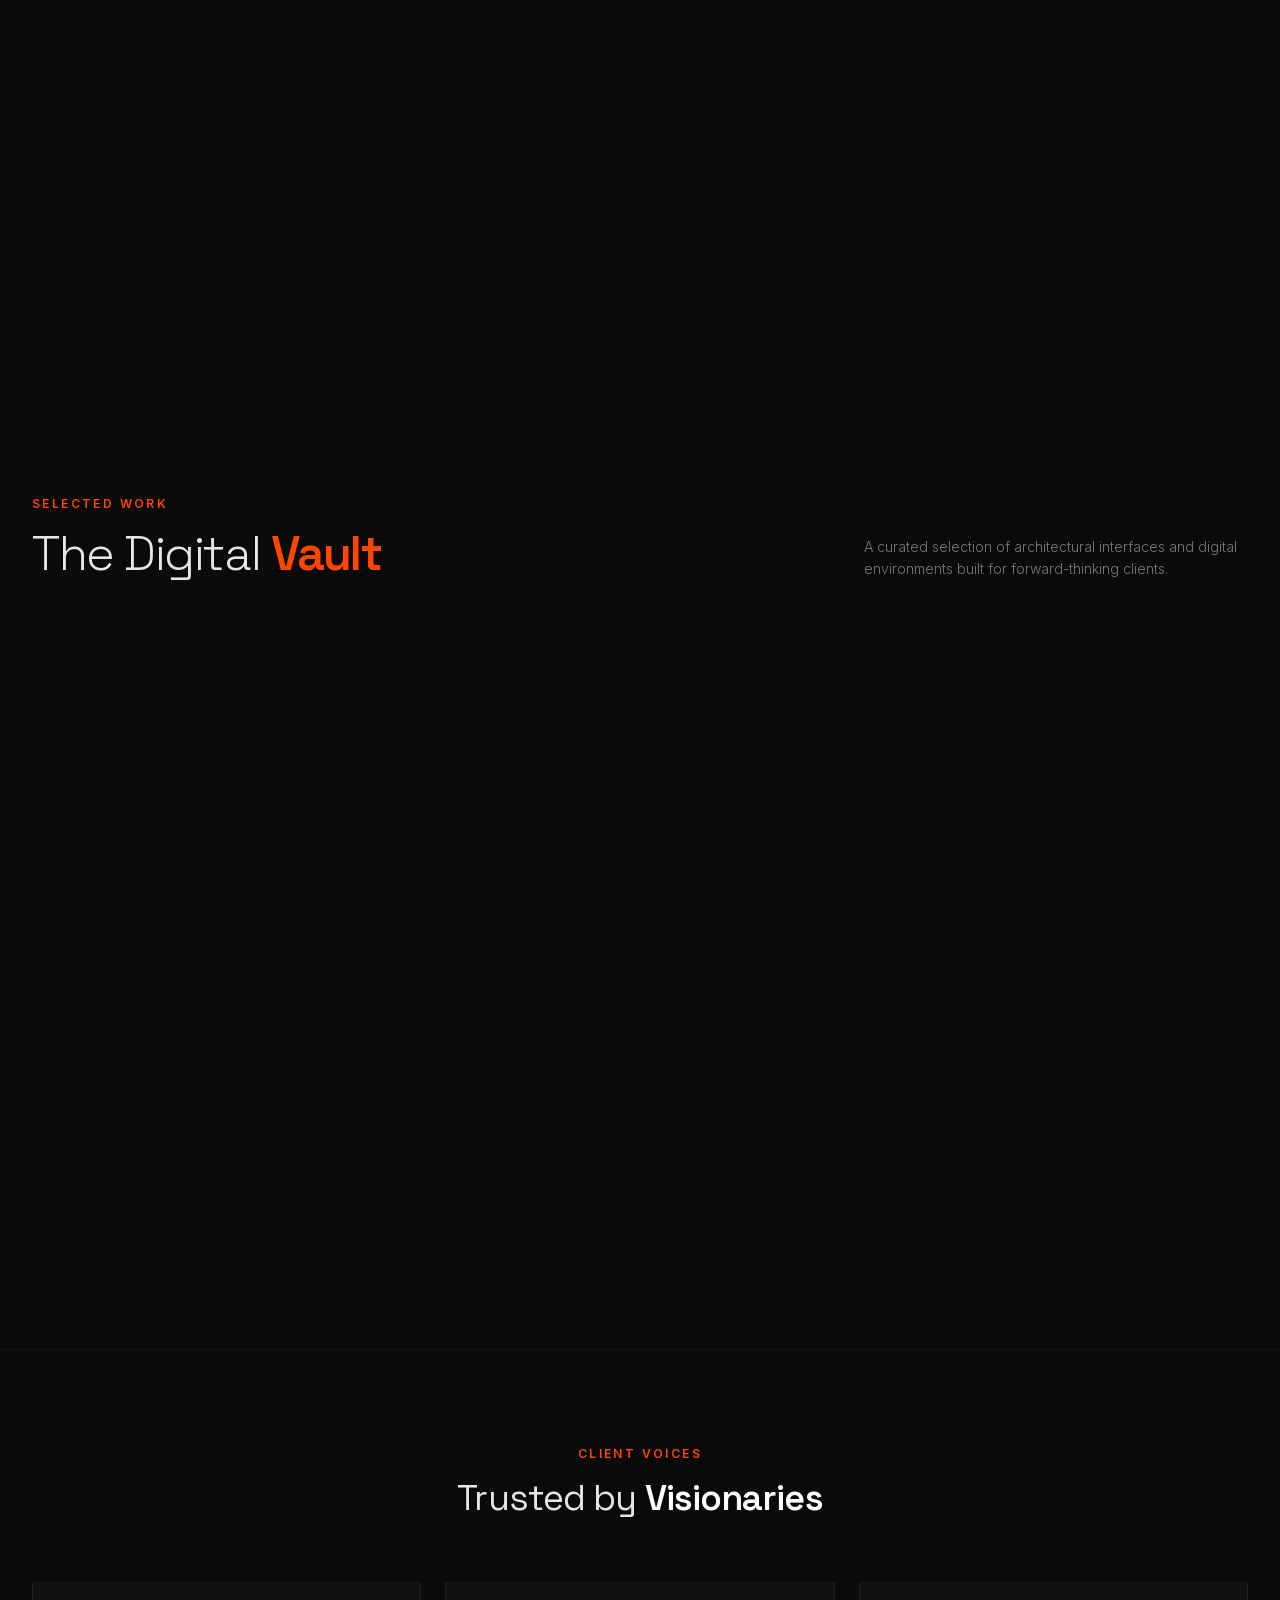
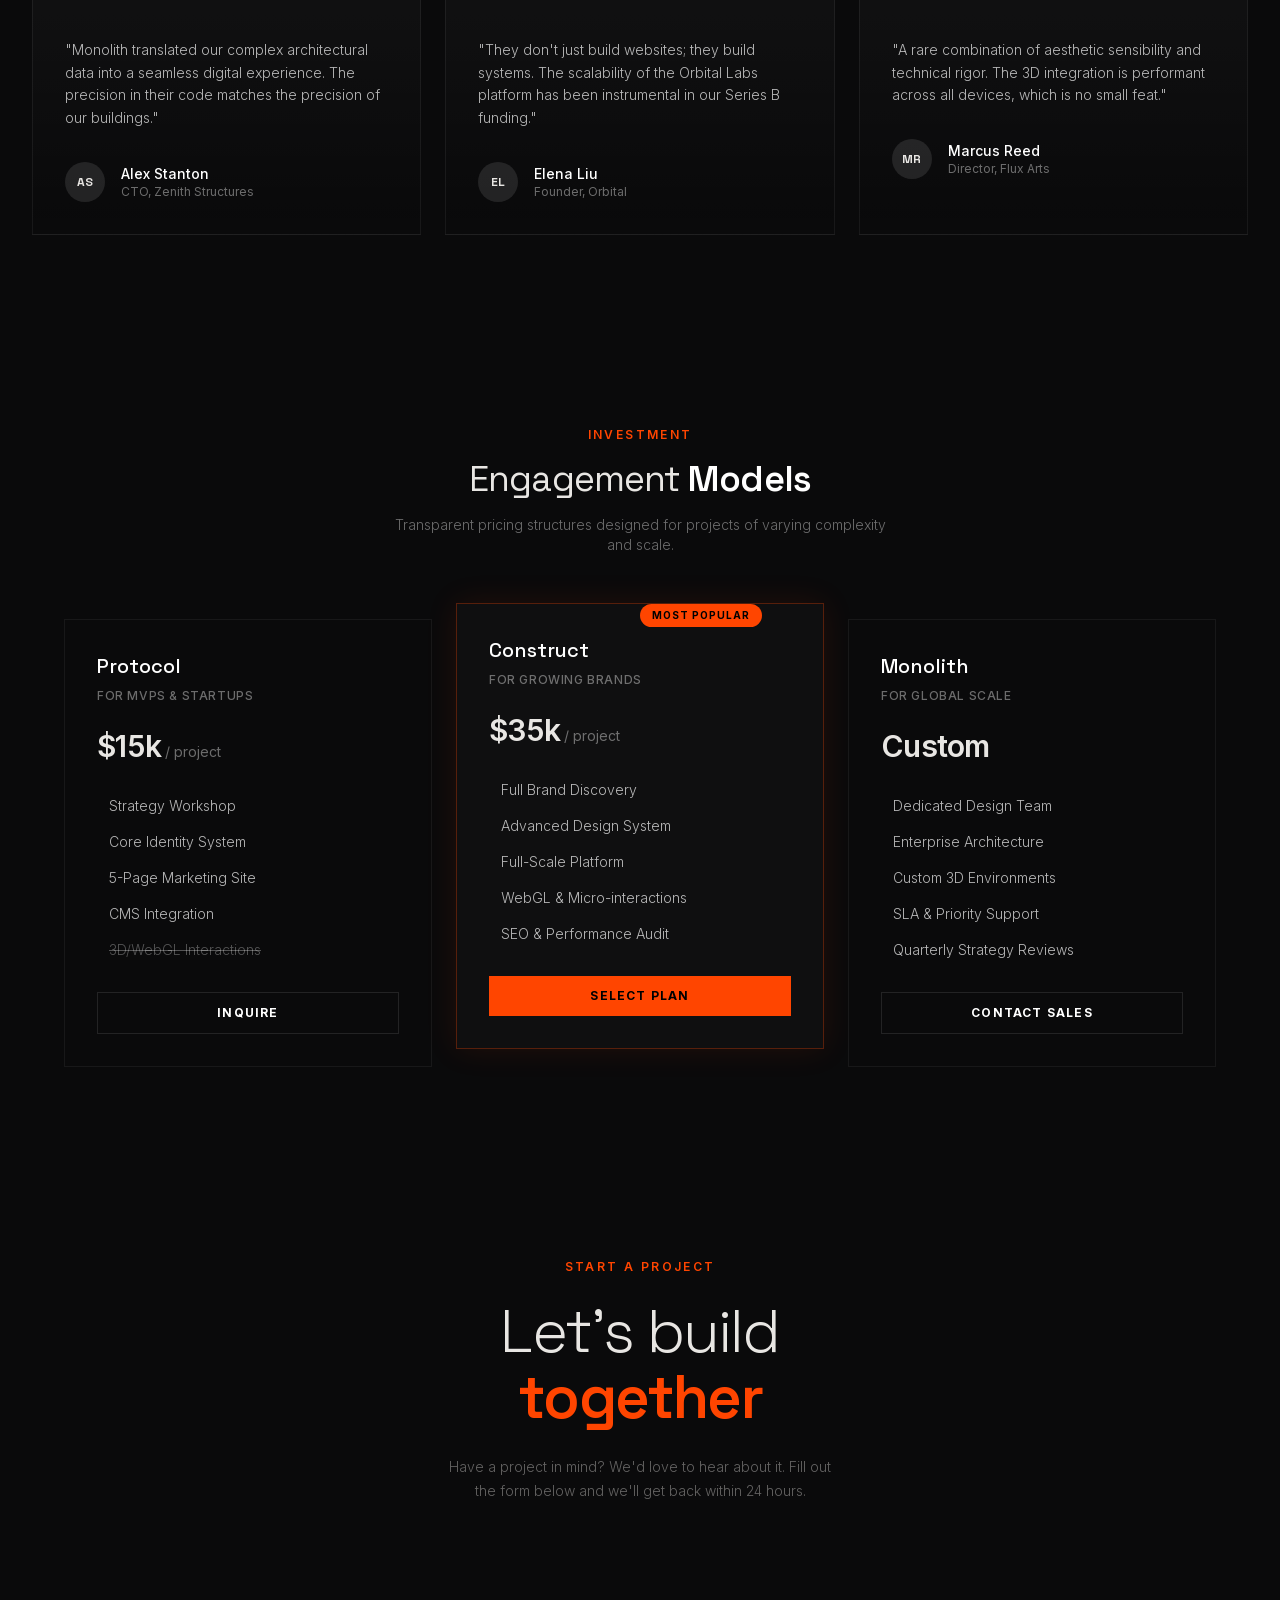
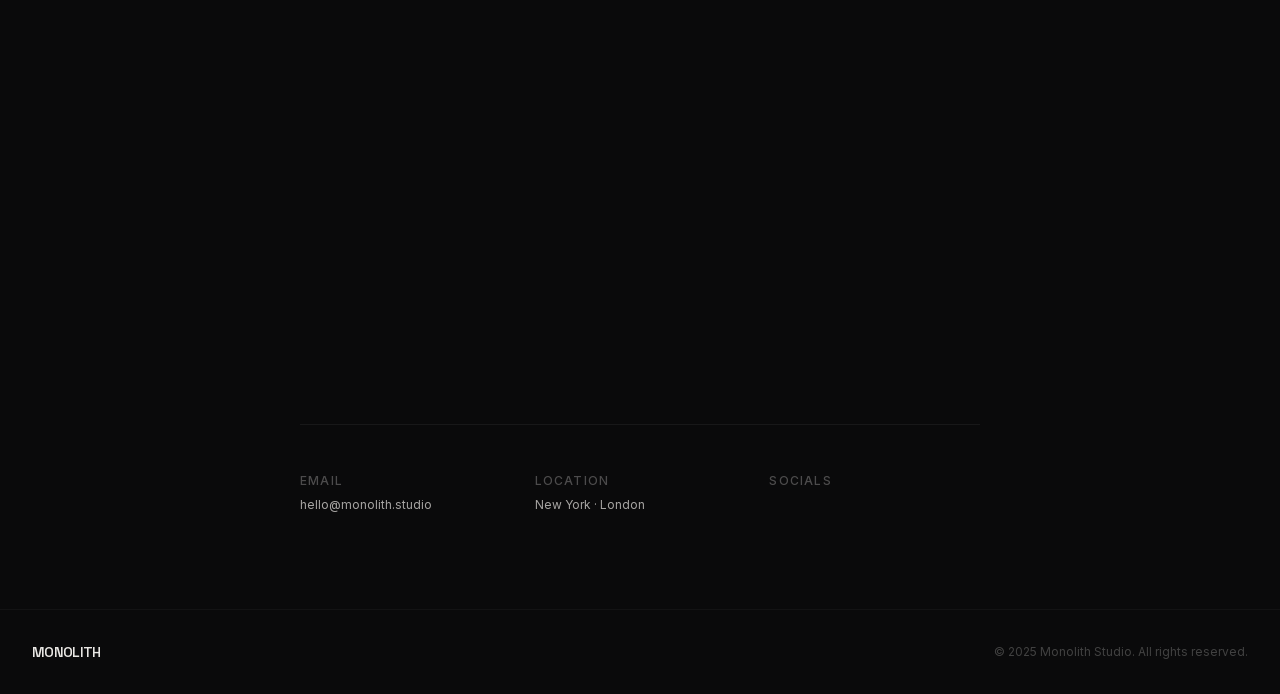
<file: Referencias/1_temas_escuros/monolith-architecture.aura.build/index.html>
<html lang="en"><head>
<script id="aura-supabase-token-firewall">(function () {
  if (window.__AURA_SUPABASE_FIREWALL__) return;
  window.__AURA_SUPABASE_FIREWALL__ = true;

  var SUPABASE_HOST = "hoirqrkdgbmvpwutwuwj.supabase.co";
  var BLOCKED_KEY_PATTERNS = [
    /^sb-[a-z0-9-]+-auth-token$/i,
    /^supabase\.auth\.token$/i
  ];

  function isBlockedStorageKey(key) {
    if (typeof key !== "string") return false;
    for (var i = 0; i < BLOCKED_KEY_PATTERNS.length; i++) {
      if (BLOCKED_KEY_PATTERNS[i].test(key)) return true;
    }
    return false;
  }

  function toAbsoluteUrl(input) {
    try {
      return new URL(input, window.location.href);
    } catch {
      return null;
    }
  }

  function isSupabaseDestination(input) {
    var parsed = toAbsoluteUrl(input);
    if (!parsed) return false;
    if (SUPABASE_HOST && parsed.host === SUPABASE_HOST) return true;
    return parsed.host.endsWith(".supabase.co");
  }

  function pathLooksSensitive(input) {
    var parsed = toAbsoluteUrl(input);
    if (!parsed) return false;
    return /^\/(auth|rest|functions)\/v1\//.test(parsed.pathname || "");
  }

  function headersContainAuth(headersLike) {
    if (!headersLike) return false;

    try {
      if (typeof Headers !== "undefined" && headersLike instanceof Headers) {
        return !!(headersLike.get("authorization") || headersLike.get("apikey"));
      }
    } catch {}

    if (Array.isArray(headersLike)) {
      for (var i = 0; i < headersLike.length; i++) {
        var pair = headersLike[i] || [];
        var name = String(pair[0] || "").toLowerCase();
        if (name === "authorization" || name === "apikey") return true;
      }
      return false;
    }

    if (typeof headersLike === "object") {
      var keys = Object.keys(headersLike);
      for (var j = 0; j < keys.length; j++) {
        var k = keys[j].toLowerCase();
        if (k === "authorization" || k === "apikey") return true;
      }
    }
    return false;
  }

  function requestLooksSensitive(input, init, extraHeaders) {
    var url = "";
    try {
      if (typeof input === "string") {
        url = input;
      } else if (input && typeof input.url === "string") {
        url = input.url;
      }
    } catch {}

    var headers =
      (init && init.headers) ||
      (input && input.headers) ||
      extraHeaders ||
      null;
    var hasAuthHeaders = headersContainAuth(headers);
    if (hasAuthHeaders) return true;

    if (!url) return false;
    if (isSupabaseDestination(url) && pathLooksSensitive(url)) return true;
    return false;
  }

  function patchStorage(storage, storageName) {
    if (!storage) return;
    var proto = Object.getPrototypeOf(storage);
    if (!proto || proto.__auraSupabaseFirewallPatched) return;

    var rawGetItem = proto.getItem;
    var rawSetItem = proto.setItem;
    var rawRemoveItem = proto.removeItem;
    var rawKey = proto.key;
    var rawLengthDescriptor = Object.getOwnPropertyDescriptor(proto, "length");
    var rawLengthGet = rawLengthDescriptor && rawLengthDescriptor.get;

    function getRawLength(instance) {
      try {
        if (rawLengthGet) return Number(rawLengthGet.call(instance) || 0);
      } catch {}
      try {
        return Number(instance.length || 0);
      } catch {}
      return 0;
    }

    function getVisibleKeys(instance) {
      var visible = [];
      var total = getRawLength(instance);
      for (var i = 0; i < total; i++) {
        var currentKey = rawKey.call(instance, i);
        if (currentKey && !isBlockedStorageKey(currentKey)) {
          visible.push(currentKey);
        }
      }
      return visible;
    }

    function maskBlockedKeyProperty(instance, keyName) {
      if (!keyName || !isBlockedStorageKey(keyName)) return;
      try {
        Object.defineProperty(instance, keyName, {
          configurable: true,
          enumerable: false,
          get: function () {
            return null;
          },
          set: function () {
            return true;
          }
        });
      } catch {}
    }

    function syncBlockedKeyProperties(instance) {
      var total = getRawLength(instance);
      for (var i = 0; i < total; i++) {
        var k = rawKey.call(instance, i);
        if (k) maskBlockedKeyProperty(instance, k);
      }
    }

    proto.getItem = function (key) {
      syncBlockedKeyProperties(this);
      if (isBlockedStorageKey(String(key))) return null;
      return rawGetItem.call(this, key);
    };

    proto.setItem = function (key, value) {
      if (isBlockedStorageKey(String(key))) return;
      return rawSetItem.call(this, key, value);
    };

    proto.removeItem = function (key) {
      if (isBlockedStorageKey(String(key))) return;
      return rawRemoveItem.call(this, key);
    };

    proto.key = function (index) {
      syncBlockedKeyProperties(this);
      var visible = getVisibleKeys(this);
      return visible[index] || null;
    };

    try {
      Object.defineProperty(proto, "length", {
        configurable: true,
        enumerable: false,
        get: function () {
          syncBlockedKeyProperties(this);
          return getVisibleKeys(this).length;
        }
      });
    } catch {}

    var proxyStorage = null;
    try {
      proxyStorage = new Proxy(storage, {
        get: function (target, prop) {
          if (typeof prop === "string" && isBlockedStorageKey(prop)) return null;
          if (prop === "length") return getVisibleKeys(target).length;
          if (prop === "key") {
            return function (index) {
              var visible = getVisibleKeys(target);
              return visible[index] || null;
            };
          }

          var value = target[prop];
          if (typeof value === "function") return value.bind(target);
          return value;
        },
        set: function (target, prop, value) {
          if (typeof prop === "string" && isBlockedStorageKey(prop)) return true;
          target[prop] = value;
          return true;
        },
        has: function (target, prop) {
          if (typeof prop === "string" && isBlockedStorageKey(prop)) return false;
          return prop in target;
        },
        ownKeys: function (target) {
          return getVisibleKeys(target);
        },
        getOwnPropertyDescriptor: function (target, prop) {
          if (typeof prop === "string" && isBlockedStorageKey(prop)) {
            return undefined;
          }
          if (prop === "length") {
            return {
              configurable: true,
              enumerable: false,
              value: getVisibleKeys(target).length,
              writable: false
            };
          }
          return Object.getOwnPropertyDescriptor(target, prop);
        }
      });
    } catch {}

    try {
      if (proxyStorage) {
        Object.defineProperty(window, storageName, {
          configurable: true,
          enumerable: true,
          get: function () {
            return proxyStorage;
          }
        });
      }
    } catch {}

    syncBlockedKeyProperties(storage);
    proto.__auraSupabaseFirewallPatched = true;
  }

  function patchCookieAccess() {
    try {
      var cookieDescriptor = Object.getOwnPropertyDescriptor(Document.prototype, "cookie");
      if (!cookieDescriptor || !cookieDescriptor.configurable) return;

      Object.defineProperty(document, "cookie", {
        configurable: true,
        enumerable: false,
        get: function () {
          return "";
        },
        set: function () {
          return true;
        }
      });
    } catch {}
  }

  function patchFetch() {
    if (typeof window.fetch !== "function") return;
    var rawFetch = window.fetch.bind(window);
    window.fetch = function (input, init) {
      if (requestLooksSensitive(input, init, null)) {
        return Promise.reject(new Error("Blocked by Aura security policy"));
      }
      return rawFetch(input, init);
    };
  }

  function patchXHR() {
    if (typeof XMLHttpRequest === "undefined") return;
    var rawOpen = XMLHttpRequest.prototype.open;
    var rawSetHeader = XMLHttpRequest.prototype.setRequestHeader;
    var rawSend = XMLHttpRequest.prototype.send;

    XMLHttpRequest.prototype.open = function (method, url) {
      this.__auraRequestUrl = String(url || "");
      this.__auraHeaders = {};
      return rawOpen.apply(this, arguments);
    };

    XMLHttpRequest.prototype.setRequestHeader = function (name, value) {
      if (!this.__auraHeaders) this.__auraHeaders = {};
      this.__auraHeaders[String(name || "").toLowerCase()] = String(value || "");
      return rawSetHeader.apply(this, arguments);
    };

    XMLHttpRequest.prototype.send = function () {
      if (requestLooksSensitive(this.__auraRequestUrl || "", null, this.__auraHeaders || null)) {
        throw new Error("Blocked by Aura security policy");
      }
      return rawSend.apply(this, arguments);
    };
  }

  function patchBeacon() {
    if (typeof navigator.sendBeacon !== "function") return;
    var rawBeacon = navigator.sendBeacon.bind(navigator);
    navigator.sendBeacon = function (url, data) {
      if (requestLooksSensitive(url, null, null)) return false;
      return rawBeacon(url, data);
    };
  }

  function patchWebSocket() {
    if (typeof WebSocket === "undefined") return;
    var RawWebSocket = WebSocket;
    window.WebSocket = function (url, protocols) {
      if (requestLooksSensitive(String(url || ""), null, null)) {
        throw new Error("Blocked by Aura security policy");
      }
      return new RawWebSocket(url, protocols);
    };
    window.WebSocket.prototype = RawWebSocket.prototype;
  }

  patchStorage(window.localStorage, "localStorage");
  patchStorage(window.sessionStorage, "sessionStorage");
  patchCookieAccess();
  patchFetch();
  patchXHR();
  patchBeacon();
  patchWebSocket();
})();</script><meta charset="utf-8"/>
<meta content="width=device-width, initial-scale=1.0" name="viewport"/>
<title>MONOLITH — Architecture Studio</title>
<script src="assets/resource_3fa48481346f.es"></script>
<script src="assets/iconify-icon_e5bd14a829b8.js"></script>
<link href="assets/css2_5e23dd8fd27f.css" rel="stylesheet"/>
<script src="assets/three_1aecfa5aa56f.js"></script>
<script src="assets/gsap_4f0dc5b47bd1.js"></script>
<script src="assets/ScrollTrigger_270ba6162bc6.js"></script><style data-scroll-fix="true">
        /* Scroll fixes for offline viewing */
        html, body {
            overflow: auto !important;
            overflow-x: hidden !important;
            height: auto !important;
            min-height: 100% !important;
            scroll-behavior: auto !important;
            opacity: 1 !important;
            visibility: visible !important;
        }
        
        /* Force visibility - many sites use JS animations for initial display */
        body, .wrapper, main, #__next, #app, .page, .content {
            opacity: 1 !important;
            visibility: visible !important;
            transform: none !important;
        }
        
        /* Disable loader/preloader overlays */
        .loader, .preloader, .loading, [class*="loader"], [class*="preloader"] {
            display: none !important;
            opacity: 0 !important;
        }
        
        /* Show elements that might be hidden for animation */
        .word-inner, .char, .line, [data-aos], [data-scroll],
        .hero-text span, .hero-fade, [class*="hero"] span {
            opacity: 1 !important;
            transform: none !important;
            visibility: visible !important;
        }
        
        /* Reset Tailwind animation utility classes */
        .translate-y-full, .translate-x-full, .-translate-y-full, .-translate-x-full,
        .translate-y-1\/2, .-translate-y-1\/2, .translate-y-\[100\%\], .translate-y-\[110\%\] {
            transform: none !important;
        }
        
        /* Force visibility on common hidden-for-animation patterns */
        .opacity-0, [class*="opacity-0"] {
            opacity: 1 !important;
        }
        
        /* Reset scale transforms used for animations */
        .scale-0, .scale-50, .scale-75 {
            transform: none !important;
        }
        
        html.lenis, html.lenis-smooth, 
        body.lenis, body.lenis-smooth,
        .lenis-wrapper, .lenis-content,
        [data-lenis-prevent], [data-scroll-container] {
            overflow: visible !important;
            height: auto !important;
        }
        
        /* Fix flex containers that might cut off content */
        body.flex.items-center,
        body.flex.justify-center {
            align-items: flex-start !important;
            min-height: 100vh;
            height: auto !important;
        }
        
        /* Ensure main content scrolls */
        main, #__next, #__nuxt, #app, .main-content {
            overflow: visible !important;
            height: auto !important;
        }
        </style></head>
<body style="font-family: 'Inter', sans-serif; margin: 0; padding: 0; background: #0a0a0b; color: #e8e6e3; overflow-x: hidden;">
<!-- Three.js Canvas -->
<canvas id="three-canvas" style="position: fixed; top: 0; left: 0; width: 100%; height: 100%; z-index: 0;"></canvas>
<!-- Vignette Overlay -->
<div style="position: fixed; top: 0; left: 0; width: 100%; height: 100%; pointer-events: none; z-index: 1; background: radial-gradient(ellipse at center, transparent 50%, rgba(10,10,11,0.6) 100%);"></div>
<!-- Scroll Container -->
<div id="scroll-container" style="position: relative; z-index: 2;">
<!-- Navigation -->
<nav style="position: fixed; top: 0; left: 0; right: 0; z-index: 50; backdrop-filter: blur(20px); background: rgba(10,10,11,0.4); border-bottom: 1px solid rgba(255,255,255,0.06);">
<div class="max-w-7xl mx-auto flex items-center justify-between" style="padding: 1.25rem 2rem;">
<div class="tracking-tighter" style="font-family: 'Space Grotesk', sans-serif; font-weight: 600; letter-spacing: -0.05em; font-size: 1.25rem;">
                    MONOLITH
                </div>
<div class="hidden md:flex items-center gap-8">
<a class="text-xs" href="#hero" onmouseout="this.style.color='rgba(232,230,227,0.5)'" onmouseover="this.style.color='#e8e6e3'" style="color: rgba(232,230,227,0.5); transition: color 0.3s; letter-spacing: 0.1em; text-transform: uppercase; font-weight: 500;">Origin</a>
<a class="text-xs" href="#process" onmouseout="this.style.color='rgba(232,230,227,0.5)'" onmouseover="this.style.color='#e8e6e3'" style="color: rgba(232,230,227,0.5); transition: color 0.3s; letter-spacing: 0.1em; text-transform: uppercase; font-weight: 500;">Process</a>
<a class="text-xs" href="#gallery" onmouseout="this.style.color='rgba(232,230,227,0.5)'" onmouseover="this.style.color='#e8e6e3'" style="color: rgba(232,230,227,0.5); transition: color 0.3s; letter-spacing: 0.1em; text-transform: uppercase; font-weight: 500;">Work</a>
<a class="text-xs" href="#pricing" onmouseout="this.style.color='rgba(232,230,227,0.5)'" onmouseover="this.style.color='#e8e6e3'" style="color: rgba(232,230,227,0.5); transition: color 0.3s; letter-spacing: 0.1em; text-transform: uppercase; font-weight: 500;">Pricing</a>
</div>
<a class="hidden sm:block" href="#contact" onmouseout="this.style.background='#ff4500'" onmouseover="this.style.background='#ff6633'" style="background: #ff4500; color: #0a0a0b; padding: 0.5rem 1.25rem; font-size: 0.75rem; font-weight: 600; letter-spacing: 0.05em; text-transform: uppercase; transition: all 0.3s; text-decoration: none;">
                    Start Project
                </a>
</div>
</nav>
<!-- Section 1: Hero -->
<section id="hero" style="height: 100vh; display: flex; align-items: center; justify-content: center; position: relative;">
<div class="text-center" style="max-width: 900px; padding: 0 2rem;">
<div id="hero-badge" style="display: inline-flex; align-items: center; gap: 0.5rem; padding: 0.375rem 1rem; border: 1px solid rgba(255,69,0,0.3); margin-bottom: 2rem; opacity: 0; transform: translateY(20px);">
<div style="width: 6px; height: 6px; background: #ff4500; border-radius: 50; animation: pulse 2s infinite;"></div>
<span class="text-xs" style="color: rgba(232,230,227,0.7); letter-spacing: 0.15em; text-transform: uppercase; font-weight: 500;">Now Accepting Projects</span>
</div>
<h1 class="text-5xl sm:text-6xl md:text-7xl lg:text-8xl tracking-tight" id="hero-title" style="font-family: 'Space Grotesk', sans-serif; font-weight: 300; line-height: 0.95; letter-spacing: -0.04em; opacity: 0; transform: translateY(40px);">
                    Defining<br/>
<span style="font-weight: 600;">Digital</span>
<span style="color: #ff4500; font-weight: 600;">Form</span>
</h1>
<p class="text-sm sm:text-base" id="hero-sub" style="color: rgba(232,230,227,0.45); max-width: 480px; margin: 2rem auto 0; line-height: 1.7; font-weight: 300; opacity: 0; transform: translateY(30px);">
                    We craft immersive digital experiences at the intersection of architectural thinking and computational design.
                </p>
</div>
<!-- Scroll indicator -->
<div style="position: absolute; bottom: 3rem; left: 50%; transform: translateX(-50%); display: flex; flex-direction: column; align-items: center; gap: 0.75rem;">
<div style="width: 1px; height: 48px; background: linear-gradient(to bottom, transparent, rgba(255,69,0,0.5), transparent); animation: scrollPulse 2s infinite;"></div>
</div>
</section>
<!-- Section 2: Process -->
<section id="process" style="min-height: 300vh; position: relative;">
<div style="position: sticky; top: 0; height: 100vh; display: flex; align-items: center;">
<div id="process-inner" style="display: flex; gap: 4rem; padding: 0 10vw; will-change: transform;">
<!-- Process Header -->
<div style="min-width: 40vw; display: flex; flex-direction: column; justify-content: center; flex-shrink: 0;">
<span class="text-xs" style="color: #ff4500; letter-spacing: 0.2em; text-transform: uppercase; font-weight: 600; margin-bottom: 1.5rem;">Our Process</span>
<h2 class="text-4xl sm:text-5xl md:text-6xl tracking-tight" style="font-family: 'Space Grotesk', sans-serif; font-weight: 300; letter-spacing: -0.03em; line-height: 1.1;">
                            From <span style="font-weight: 600;">concept</span><br/>to <span style="font-weight: 600; color: #ff4500;">construct</span>
</h2>
</div>
<!-- Process Cards (Same as before) -->
<div class="process-card" style="min-width: 340px; max-width: 340px; flex-shrink: 0; background: rgba(255,255,255,0.03); backdrop-filter: blur(40px); border: 1px solid rgba(255,255,255,0.06); padding: 2.5rem; display: flex; flex-direction: column; justify-content: space-between;">
<div>
<div style="width: 48px; height: 48px; border: 1px solid rgba(255,69,0,0.3); display: flex; align-items: center; justify-content: center; margin-bottom: 2rem;">
<iconify-icon icon="solar:compass-linear" style="color: #ff4500;" width="22"></iconify-icon>
</div>
<div class="text-xs" style="color: rgba(232,230,227,0.3); letter-spacing: 0.15em; text-transform: uppercase; font-weight: 500; margin-bottom: 1rem;">Phase 01</div>
<h3 class="text-xl tracking-tight" style="font-family: 'Space Grotesk', sans-serif; font-weight: 500; letter-spacing: -0.02em; margin-bottom: 1rem;">Discovery</h3>
<p class="text-xs" style="color: rgba(232,230,227,0.4); line-height: 1.8; font-weight: 300;">Mapping constraints, identifying opportunities, and establishing the architectural brief.</p>
</div>
</div>
<div class="process-card" style="min-width: 340px; max-width: 340px; flex-shrink: 0; background: rgba(255,255,255,0.03); backdrop-filter: blur(40px); border: 1px solid rgba(255,255,255,0.06); padding: 2.5rem; display: flex; flex-direction: column; justify-content: space-between;">
<div>
<div style="width: 48px; height: 48px; border: 1px solid rgba(255,69,0,0.3); display: flex; align-items: center; justify-content: center; margin-bottom: 2rem;">
<iconify-icon icon="solar:ruler-angular-linear" style="color: #ff4500;" width="22"></iconify-icon>
</div>
<div class="text-xs" style="color: rgba(232,230,227,0.3); letter-spacing: 0.15em; text-transform: uppercase; font-weight: 500; margin-bottom: 1rem;">Phase 02</div>
<h3 class="text-xl tracking-tight" style="font-family: 'Space Grotesk', sans-serif; font-weight: 500; letter-spacing: -0.02em; margin-bottom: 1rem;">Design</h3>
<p class="text-xs" style="color: rgba(232,230,227,0.4); line-height: 1.8; font-weight: 300;">Iterative prototyping through wireframes, 3D spatial mapping, and high-fidelity visual systems.</p>
</div>
</div>
<div class="process-card" style="min-width: 340px; max-width: 340px; flex-shrink: 0; background: rgba(255,255,255,0.03); backdrop-filter: blur(40px); border: 1px solid rgba(255,255,255,0.06); padding: 2.5rem; display: flex; flex-direction: column; justify-content: space-between;">
<div>
<div style="width: 48px; height: 48px; border: 1px solid rgba(255,69,0,0.3); display: flex; align-items: center; justify-content: center; margin-bottom: 2rem;">
<iconify-icon icon="solar:code-square-linear" style="color: #ff4500;" width="22"></iconify-icon>
</div>
<div class="text-xs" style="color: rgba(232,230,227,0.3); letter-spacing: 0.15em; text-transform: uppercase; font-weight: 500; margin-bottom: 1rem;">Phase 03</div>
<h3 class="text-xl tracking-tight" style="font-family: 'Space Grotesk', sans-serif; font-weight: 500; letter-spacing: -0.02em; margin-bottom: 1rem;">Engineer</h3>
<p class="text-xs" style="color: rgba(232,230,227,0.4); line-height: 1.8; font-weight: 300;">Precision engineering with modern frameworks. Every interaction crafted for performance and delight.</p>
</div>
</div>
</div>
</div>
</section>
<!-- Section 3: Gallery — The Vault (IMPROVED: Bento Grid) -->
<section id="gallery" style="min-height: 100vh; padding: 6rem 2rem;">
<div class="max-w-7xl mx-auto">
<div class="flex flex-col md:flex-row md:items-end justify-between mb-12 gap-6">
<div>
<span class="text-xs" style="color: #ff4500; letter-spacing: 0.2em; text-transform: uppercase; font-weight: 600; display: block; margin-bottom: 1rem;">Selected Work</span>
<h2 class="text-4xl sm:text-5xl tracking-tight" style="font-family: 'Space Grotesk', sans-serif; font-weight: 300; letter-spacing: -0.03em; line-height: 1.1;">
                            The Digital <span style="font-weight: 600; color: #ff4500;">Vault</span>
</h2>
</div>
<div class="text-xs sm:text-sm max-w-sm" style="color: rgba(232,230,227,0.5); font-weight: 300; line-height: 1.6;">
                        A curated selection of architectural interfaces and digital environments built for forward-thinking clients.
                    </div>
</div>
<!-- Bento Grid -->
<div class="grid grid-cols-1 md:grid-cols-2 lg:grid-cols-6 gap-4 sm:gap-6 auto-rows-[300px]" id="gallery-grid">
<!-- Item 1: Featured -->
<div class="gallery-item group lg:col-span-4 md:col-span-2 relative overflow-hidden bg-white/[0.02] border border-white/[0.06] hover:border-[#ff4500]/30 transition-all duration-500">
<div class="absolute inset-0 bg-gradient-to-br from-[#ff4500]/20 via-transparent to-transparent opacity-0 group-hover:opacity-100 transition-opacity duration-500"></div>
<div class="absolute inset-0 flex items-center justify-center overflow-hidden">
<!-- Abstract UI Representation -->
<div class="w-[80%] h-[70%] bg-[#1a1a1a] border border-white/10 rounded-lg shadow-2xl transform translate-y-12 group-hover:translate-y-8 group-hover:scale-[1.02] transition-all duration-700 p-6 flex flex-col gap-4">
<div class="flex items-center gap-2 border-b border-white/5 pb-4">
<div class="w-2 h-2 rounded-full bg-red-500/50"></div>
<div class="w-2 h-2 rounded-full bg-yellow-500/50"></div>
<div class="w-2 h-2 rounded-full bg-green-500/50"></div>
</div>
<div class="flex-1 grid grid-cols-3 gap-4">
<div class="col-span-1 bg-white/5 rounded h-full animate-pulse"></div>
<div class="col-span-2 flex flex-col gap-3">
<div class="h-8 w-1/2 bg-white/5 rounded"></div>
<div class="h-4 w-full bg-white/5 rounded"></div>
<div class="h-32 w-full bg-white/5 rounded mt-auto"></div>
</div>
</div>
</div>
</div>
<div class="absolute bottom-0 left-0 right-0 p-6 bg-gradient-to-t from-[#0a0a0b] to-transparent">
<div class="flex justify-between items-end">
<div>
<h3 class="font-['Space_Grotesk'] text-2xl font-medium tracking-tight mb-1">Zenith Tower</h3>
<p class="text-xs text-white/40 uppercase tracking-widest font-medium">Immersive Architecture WebGL</p>
</div>
<div class="w-10 h-10 rounded-full border border-white/10 flex items-center justify-center group-hover:bg-[#ff4500] group-hover:border-[#ff4500] group-hover:text-black transition-all duration-300">
<iconify-icon icon="solar:arrow-right-up-linear" width="20"></iconify-icon>
</div>
</div>
</div>
</div>
<!-- Item 2 -->
<div class="gallery-item group lg:col-span-2 md:col-span-1 relative overflow-hidden bg-white/[0.02] border border-white/[0.06] hover:border-[#ff4500]/30 transition-all duration-500">
<div class="absolute inset-0 flex items-center justify-center">
<div class="w-32 h-32 rounded-full border border-[#ff4500]/30 flex items-center justify-center group-hover:scale-125 transition-transform duration-700">
<div class="w-20 h-20 rounded-full border border-white/20 flex items-center justify-center animate-[spin_10s_linear_infinite]">
<div class="w-1 h-1 bg-[#ff4500] rounded-full absolute -top-1"></div>
</div>
</div>
</div>
<div class="absolute bottom-0 left-0 right-0 p-6">
<h3 class="font-['Space_Grotesk'] text-xl font-medium tracking-tight mb-1">Orbital Labs</h3>
<p class="text-xs text-white/40 uppercase tracking-widest font-medium">Identity System</p>
</div>
</div>
<!-- Item 3 -->
<div class="gallery-item group lg:col-span-2 md:col-span-1 relative overflow-hidden bg-white/[0.02] border border-white/[0.06] hover:border-[#ff4500]/30 transition-all duration-500">
<div class="absolute inset-0 flex items-center justify-center">
<!-- Abstract Grid -->
<div class="grid grid-cols-4 gap-2 opacity-30 group-hover:opacity-60 transition-opacity duration-500">
<div class="w-8 h-8 border border-white/20"></div><div class="w-8 h-8 border border-white/20 bg-[#ff4500]/20"></div><div class="w-8 h-8 border border-white/20"></div><div class="w-8 h-8 border border-white/20"></div>
<div class="w-8 h-8 border border-white/20"></div><div class="w-8 h-8 border border-white/20"></div><div class="w-8 h-8 border border-white/20 bg-white/10"></div><div class="w-8 h-8 border border-white/20"></div>
<div class="w-8 h-8 border border-white/20 bg-white/10"></div><div class="w-8 h-8 border border-white/20"></div><div class="w-8 h-8 border border-white/20"></div><div class="w-8 h-8 border border-white/20"></div>
</div>
</div>
<div class="absolute bottom-0 left-0 right-0 p-6">
<h3 class="font-['Space_Grotesk'] text-xl font-medium tracking-tight mb-1">Flux Platform</h3>
<p class="text-xs text-white/40 uppercase tracking-widest font-medium">Fintech Dashboard</p>
</div>
</div>
<!-- Item 4 -->
<div class="gallery-item group lg:col-span-2 md:col-span-1 relative overflow-hidden bg-white/[0.02] border border-white/[0.06] hover:border-[#ff4500]/30 transition-all duration-500">
<div class="absolute inset-0 bg-[radial-gradient(circle_at_center,_var(--tw-gradient-stops))] from-white/5 via-transparent to-transparent group-hover:from-[#ff4500]/10 transition-colors duration-500"></div>
<div class="absolute top-1/2 left-1/2 -translate-x-1/2 -translate-y-1/2">
<iconify-icon class="text-white/20 group-hover:text-[#ff4500] transition-colors duration-500" icon="solar:gallery-wide-linear" width="64"></iconify-icon>
</div>
<div class="absolute bottom-0 left-0 right-0 p-6">
<h3 class="font-['Space_Grotesk'] text-xl font-medium tracking-tight mb-1">Prism Gallery</h3>
<p class="text-xs text-white/40 uppercase tracking-widest font-medium">Art Marketplace</p>
</div>
</div>
<!-- Item 5: Featured 2 -->
<div class="gallery-item group lg:col-span-2 md:col-span-1 relative overflow-hidden bg-white/[0.02] border border-white/[0.06] hover:border-[#ff4500]/30 transition-all duration-500">
<div class="absolute inset-0 flex items-center justify-center gap-1 opacity-40 group-hover:gap-2 transition-all duration-500">
<div class="w-2 h-20 bg-white/20 rounded-full"></div>
<div class="w-2 h-32 bg-[#ff4500]/60 rounded-full"></div>
<div class="w-2 h-16 bg-white/20 rounded-full"></div>
<div class="w-2 h-24 bg-white/10 rounded-full"></div>
</div>
<div class="absolute bottom-0 left-0 right-0 p-6">
<h3 class="font-['Space_Grotesk'] text-xl font-medium tracking-tight mb-1">Resonance</h3>
<p class="text-xs text-white/40 uppercase tracking-widest font-medium">Audio Interface</p>
</div>
</div>
</div>
</div>
</section>
<!-- Section 4: Testimonials (NEW) -->
<section id="testimonials" style="padding: 6rem 2rem; border-top: 1px solid rgba(255,255,255,0.04);">
<div class="max-w-7xl mx-auto">
<div class="text-center mb-16">
<span class="text-xs" style="color: #ff4500; letter-spacing: 0.2em; text-transform: uppercase; font-weight: 600;">Client Voices</span>
<h2 class="text-3xl sm:text-4xl mt-4 font-['Space_Grotesk'] tracking-tight">Trusted by <span class="font-semibold text-white">Visionaries</span></h2>
</div>
<div class="grid grid-cols-1 md:grid-cols-3 gap-6">
<!-- Testimonial 1 -->
<div class="p-8 bg-gradient-to-b from-white/[0.03] to-transparent border border-white/[0.06] hover:border-white/10 transition-colors duration-300">
<div class="flex gap-1 mb-6 text-[#ff4500]">
<iconify-icon icon="solar:star-bold" width="16"></iconify-icon>
<iconify-icon icon="solar:star-bold" width="16"></iconify-icon>
<iconify-icon icon="solar:star-bold" width="16"></iconify-icon>
<iconify-icon icon="solar:star-bold" width="16"></iconify-icon>
<iconify-icon icon="solar:star-bold" width="16"></iconify-icon>
</div>
<p class="text-sm leading-relaxed text-white/70 mb-8 font-light">
                            "Monolith translated our complex architectural data into a seamless digital experience. The precision in their code matches the precision of our buildings."
                        </p>
<div class="flex items-center gap-4">
<div class="w-10 h-10 bg-white/10 rounded-full flex items-center justify-center text-xs font-bold font-['Space_Grotesk']">AS</div>
<div>
<div class="text-sm font-medium text-white">Alex Stanton</div>
<div class="text-xs text-white/40">CTO, Zenith Structures</div>
</div>
</div>
</div>
<!-- Testimonial 2 -->
<div class="p-8 bg-gradient-to-b from-white/[0.03] to-transparent border border-white/[0.06] hover:border-white/10 transition-colors duration-300">
<div class="flex gap-1 mb-6 text-[#ff4500]">
<iconify-icon icon="solar:star-bold" width="16"></iconify-icon>
<iconify-icon icon="solar:star-bold" width="16"></iconify-icon>
<iconify-icon icon="solar:star-bold" width="16"></iconify-icon>
<iconify-icon icon="solar:star-bold" width="16"></iconify-icon>
<iconify-icon icon="solar:star-bold" width="16"></iconify-icon>
</div>
<p class="text-sm leading-relaxed text-white/70 mb-8 font-light">
                            "They don't just build websites; they build systems. The scalability of the Orbital Labs platform has been instrumental in our Series B funding."
                        </p>
<div class="flex items-center gap-4">
<div class="w-10 h-10 bg-white/10 rounded-full flex items-center justify-center text-xs font-bold font-['Space_Grotesk']">EL</div>
<div>
<div class="text-sm font-medium text-white">Elena Liu</div>
<div class="text-xs text-white/40">Founder, Orbital</div>
</div>
</div>
</div>
<!-- Testimonial 3 -->
<div class="p-8 bg-gradient-to-b from-white/[0.03] to-transparent border border-white/[0.06] hover:border-white/10 transition-colors duration-300">
<div class="flex gap-1 mb-6 text-[#ff4500]">
<iconify-icon icon="solar:star-bold" width="16"></iconify-icon>
<iconify-icon icon="solar:star-bold" width="16"></iconify-icon>
<iconify-icon icon="solar:star-bold" width="16"></iconify-icon>
<iconify-icon icon="solar:star-bold" width="16"></iconify-icon>
<iconify-icon icon="solar:star-bold" width="16"></iconify-icon>
</div>
<p class="text-sm leading-relaxed text-white/70 mb-8 font-light">
                            "A rare combination of aesthetic sensibility and technical rigor. The 3D integration is performant across all devices, which is no small feat."
                        </p>
<div class="flex items-center gap-4">
<div class="w-10 h-10 bg-white/10 rounded-full flex items-center justify-center text-xs font-bold font-['Space_Grotesk']">MR</div>
<div>
<div class="text-sm font-medium text-white">Marcus Reed</div>
<div class="text-xs text-white/40">Director, Flux Arts</div>
</div>
</div>
</div>
</div>
</div>
</section>
<!-- Section 5: Pricing (NEW) -->
<section id="pricing" style="padding: 6rem 2rem; position: relative;">
<div class="max-w-7xl mx-auto">
<div class="text-center mb-16">
<span class="text-xs" style="color: #ff4500; letter-spacing: 0.2em; text-transform: uppercase; font-weight: 600;">Investment</span>
<h2 class="text-3xl sm:text-4xl mt-4 font-['Space_Grotesk'] tracking-tight">Engagement <span class="font-semibold text-white">Models</span></h2>
<p class="text-sm text-white/40 mt-4 max-w-lg mx-auto font-light">Transparent pricing structures designed for projects of varying complexity and scale.</p>
</div>
<div class="grid grid-cols-1 md:grid-cols-3 gap-6 max-w-6xl mx-auto items-start">
<!-- Basic Tier -->
<div class="p-8 bg-[#0a0a0b] border border-white/[0.06] relative group hover:border-white/20 transition-all duration-300">
<h3 class="font-['Space_Grotesk'] text-xl font-medium text-white mb-2">Protocol</h3>
<div class="text-xs text-white/40 mb-6 uppercase tracking-wider font-medium">For MVPs &amp; Startups</div>
<div class="flex items-baseline gap-1 mb-8">
<span class="text-3xl font-semibold tracking-tight">$15k</span>
<span class="text-sm text-white/40">/ project</span>
</div>
<ul class="space-y-4 mb-8">
<li class="flex items-center gap-3 text-sm text-white/70 font-light"><iconify-icon class="text-[#ff4500]" icon="solar:check-circle-linear"></iconify-icon> Strategy Workshop</li>
<li class="flex items-center gap-3 text-sm text-white/70 font-light"><iconify-icon class="text-[#ff4500]" icon="solar:check-circle-linear"></iconify-icon> Core Identity System</li>
<li class="flex items-center gap-3 text-sm text-white/70 font-light"><iconify-icon class="text-[#ff4500]" icon="solar:check-circle-linear"></iconify-icon> 5-Page Marketing Site</li>
<li class="flex items-center gap-3 text-sm text-white/70 font-light"><iconify-icon class="text-[#ff4500]" icon="solar:check-circle-linear"></iconify-icon> CMS Integration</li>
<li class="flex items-center gap-3 text-sm text-white/30 font-light line-through"><iconify-icon icon="solar:close-circle-linear"></iconify-icon> 3D/WebGL Interactions</li>
</ul>
<a class="block w-full py-3 px-4 text-center text-xs font-bold uppercase tracking-widest border border-white/10 hover:bg-white/5 transition-colors text-white" href="#contact">Inquire</a>
</div>
<!-- Pro Tier (Highlighted) -->
<div class="p-8 bg-[#0f0f10] border border-[#ff4500]/30 relative shadow-[0_0_30px_rgba(255,69,0,0.1)] transform md:-translate-y-4">
<div class="absolute top-0 left-1/2 -translate-x-1/2 -translate-y-1/2 bg-[#ff4500] text-black text-[10px] font-bold uppercase tracking-widest py-1 px-3 rounded-full">Most Popular</div>
<h3 class="font-['Space_Grotesk'] text-xl font-medium text-white mb-2">Construct</h3>
<div class="text-xs text-white/40 mb-6 uppercase tracking-wider font-medium">For Growing Brands</div>
<div class="flex items-baseline gap-1 mb-8">
<span class="text-3xl font-semibold tracking-tight">$35k</span>
<span class="text-sm text-white/40">/ project</span>
</div>
<ul class="space-y-4 mb-8">
<li class="flex items-center gap-3 text-sm text-white/70 font-light"><iconify-icon class="text-[#ff4500]" icon="solar:check-circle-linear"></iconify-icon> Full Brand Discovery</li>
<li class="flex items-center gap-3 text-sm text-white/70 font-light"><iconify-icon class="text-[#ff4500]" icon="solar:check-circle-linear"></iconify-icon> Advanced Design System</li>
<li class="flex items-center gap-3 text-sm text-white/70 font-light"><iconify-icon class="text-[#ff4500]" icon="solar:check-circle-linear"></iconify-icon> Full-Scale Platform</li>
<li class="flex items-center gap-3 text-sm text-white/70 font-light"><iconify-icon class="text-[#ff4500]" icon="solar:check-circle-linear"></iconify-icon> WebGL &amp; Micro-interactions</li>
<li class="flex items-center gap-3 text-sm text-white/70 font-light"><iconify-icon class="text-[#ff4500]" icon="solar:check-circle-linear"></iconify-icon> SEO &amp; Performance Audit</li>
</ul>
<a class="block w-full py-3 px-4 text-center text-xs font-bold uppercase tracking-widest bg-[#ff4500] text-black hover:bg-[#ff6633] transition-colors" href="#contact">Select Plan</a>
</div>
<!-- Enterprise Tier -->
<div class="p-8 bg-[#0a0a0b] border border-white/[0.06] relative group hover:border-white/20 transition-all duration-300">
<h3 class="font-['Space_Grotesk'] text-xl font-medium text-white mb-2">Monolith</h3>
<div class="text-xs text-white/40 mb-6 uppercase tracking-wider font-medium">For Global Scale</div>
<div class="flex items-baseline gap-1 mb-8">
<span class="text-3xl font-semibold tracking-tight">Custom</span>
</div>
<ul class="space-y-4 mb-8">
<li class="flex items-center gap-3 text-sm text-white/70 font-light"><iconify-icon class="text-[#ff4500]" icon="solar:check-circle-linear"></iconify-icon> Dedicated Design Team</li>
<li class="flex items-center gap-3 text-sm text-white/70 font-light"><iconify-icon class="text-[#ff4500]" icon="solar:check-circle-linear"></iconify-icon> Enterprise Architecture</li>
<li class="flex items-center gap-3 text-sm text-white/70 font-light"><iconify-icon class="text-[#ff4500]" icon="solar:check-circle-linear"></iconify-icon> Custom 3D Environments</li>
<li class="flex items-center gap-3 text-sm text-white/70 font-light"><iconify-icon class="text-[#ff4500]" icon="solar:check-circle-linear"></iconify-icon> SLA &amp; Priority Support</li>
<li class="flex items-center gap-3 text-sm text-white/70 font-light"><iconify-icon class="text-[#ff4500]" icon="solar:check-circle-linear"></iconify-icon> Quarterly Strategy Reviews</li>
</ul>
<a class="block w-full py-3 px-4 text-center text-xs font-bold uppercase tracking-widest border border-white/10 hover:bg-white/5 transition-colors text-white" href="#contact">Contact Sales</a>
</div>
</div>
</div>
</section>
<!-- Section 6: Contact -->
<section id="contact" style="min-height: 100vh; display: flex; align-items: center; justify-content: center; position: relative; padding: 6rem 2rem;">
<div style="max-width: 680px; width: 100%;">
<div class="text-center" style="margin-bottom: 3rem;">
<span class="text-xs" style="color: #ff4500; letter-spacing: 0.2em; text-transform: uppercase; font-weight: 600; display: block; margin-bottom: 1.5rem;">Start a Project</span>
<h2 class="text-4xl sm:text-5xl md:text-6xl tracking-tight" style="font-family: 'Space Grotesk', sans-serif; font-weight: 300; letter-spacing: -0.03em; line-height: 1.1;">
                        Let's build<br/><span style="font-weight: 600; color: #ff4500;">together</span>
</h2>
<p class="text-sm" style="color: rgba(232,230,227,0.4); max-width: 400px; margin: 1.5rem auto 0; line-height: 1.7; font-weight: 300;">
                        Have a project in mind? We'd love to hear about it. Fill out the form below and we'll get back within 24 hours.
                    </p>
</div>
<form style="display: flex; flex-direction: column; gap: 1.5rem;">
<div class="grid grid-cols-1 sm:grid-cols-2 gap-4">
<div>
<label class="text-xs" style="color: rgba(232,230,227,0.4); letter-spacing: 0.1em; text-transform: uppercase; font-weight: 500; display: block; margin-bottom: 0.5rem;">Name</label>
<input onblur="this.style.borderColor='rgba(255,255,255,0.08)'" onfocus="this.style.borderColor='rgba(255,69,0,0.5)'" placeholder="Your name" style="width: 100%; background: rgba(255,255,255,0.03); border: 1px solid rgba(255,255,255,0.08); padding: 0.875rem 1rem; color: #e8e6e3; font-family: 'Inter', sans-serif; font-size: 0.875rem; outline: none; transition: border-color 0.3s; box-sizing: border-box;" type="text"/>
</div>
<div>
<label class="text-xs" style="color: rgba(232,230,227,0.4); letter-spacing: 0.1em; text-transform: uppercase; font-weight: 500; display: block; margin-bottom: 0.5rem;">Email</label>
<input onblur="this.style.borderColor='rgba(255,255,255,0.08)'" onfocus="this.style.borderColor='rgba(255,69,0,0.5)'" placeholder="hello@company.com" style="width: 100%; background: rgba(255,255,255,0.03); border: 1px solid rgba(255,255,255,0.08); padding: 0.875rem 1rem; color: #e8e6e3; font-family: 'Inter', sans-serif; font-size: 0.875rem; outline: none; transition: border-color 0.3s; box-sizing: border-box;" type="email"/>
</div>
</div>
<div>
<label class="text-xs" style="color: rgba(232,230,227,0.4); letter-spacing: 0.1em; text-transform: uppercase; font-weight: 500; display: block; margin-bottom: 0.5rem;">Project Type</label>
<select onblur="this.style.borderColor='rgba(255,255,255,0.08)'" onfocus="this.style.borderColor='rgba(255,69,0,0.5)'" style="width: 100%; background: rgba(255,255,255,0.03); border: 1px solid rgba(255,255,255,0.08); padding: 0.875rem 1rem; color: rgba(232,230,227,0.5); font-family: 'Inter', sans-serif; font-size: 0.875rem; outline: none; transition: border-color 0.3s; appearance: none; cursor: pointer; box-sizing: border-box;">
<option value="">Select a service</option>
<option value="web">Web Experience</option>
<option value="brand">Brand System</option>
<option value="product">Product Design</option>
<option value="3d">3D / Interactive</option>
</select>
</div>
<div>
<label class="text-xs" style="color: rgba(232,230,227,0.4); letter-spacing: 0.1em; text-transform: uppercase; font-weight: 500; display: block; margin-bottom: 0.5rem;">Message</label>
<textarea onblur="this.style.borderColor='rgba(255,255,255,0.08)'" onfocus="this.style.borderColor='rgba(255,69,0,0.5)'" placeholder="Tell us about your vision..." rows="4" style="width: 100%; background: rgba(255,255,255,0.03); border: 1px solid rgba(255,255,255,0.08); padding: 0.875rem 1rem; color: #e8e6e3; font-family: 'Inter', sans-serif; font-size: 0.875rem; outline: none; transition: border-color 0.3s; resize: vertical; box-sizing: border-box;"></textarea>
</div>
<button onmouseout="this.style.background='#ff4500'" onmouseover="this.style.background='#ff6633'" style="width: 100%; background: #ff4500; color: #0a0a0b; padding: 1rem; font-family: 'Inter', sans-serif; font-size: 0.75rem; font-weight: 700; letter-spacing: 0.1em; text-transform: uppercase; border: none; cursor: pointer; transition: all 0.3s; display: flex; align-items: center; justify-content: center; gap: 0.5rem;" type="submit">
                        Send Message
                        <iconify-icon icon="solar:arrow-right-linear" width="16"></iconify-icon>
</button>
</form>
<!-- Contact Info -->
<div class="grid grid-cols-1 sm:grid-cols-3 gap-6" style="margin-top: 4rem; padding-top: 3rem; border-top: 1px solid rgba(255,255,255,0.06);">
<div class="text-center sm:text-left">
<div class="text-xs" style="color: rgba(232,230,227,0.3); letter-spacing: 0.1em; text-transform: uppercase; font-weight: 500; margin-bottom: 0.5rem;">Email</div>
<div class="text-xs" style="color: rgba(232,230,227,0.7);">hello@monolith.studio</div>
</div>
<div class="text-center sm:text-left">
<div class="text-xs" style="color: rgba(232,230,227,0.3); letter-spacing: 0.1em; text-transform: uppercase; font-weight: 500; margin-bottom: 0.5rem;">Location</div>
<div class="text-xs" style="color: rgba(232,230,227,0.7);">New York · London</div>
</div>
<div class="text-center sm:text-left">
<div class="text-xs" style="color: rgba(232,230,227,0.3); letter-spacing: 0.1em; text-transform: uppercase; font-weight: 500; margin-bottom: 0.5rem;">Socials</div>
<div class="sm:justify-start" style="display: flex; gap: 1rem; justify-content: center;">
<iconify-icon icon="solar:link-circle-linear" onmouseout="this.style.color='rgba(232,230,227,0.5)'" onmouseover="this.style.color='#ff4500'" style="color: rgba(232,230,227,0.5); cursor: pointer; transition: color 0.3s;" width="18"></iconify-icon>
<iconify-icon icon="solar:letter-linear" onmouseout="this.style.color='rgba(232,230,227,0.5)'" onmouseover="this.style.color='#ff4500'" style="color: rgba(232,230,227,0.5); cursor: pointer; transition: color 0.3s;" width="18"></iconify-icon>
<iconify-icon icon="solar:share-circle-linear" onmouseout="this.style.color='rgba(232,230,227,0.5)'" onmouseover="this.style.color='#ff4500'" style="color: rgba(232,230,227,0.5); cursor: pointer; transition: color 0.3s;" width="18"></iconify-icon>
</div>
</div>
</div>
</div>
</section>
<!-- Footer -->
<footer style="padding: 2rem; border-top: 1px solid rgba(255,255,255,0.04);">
<div class="max-w-7xl mx-auto flex flex-col sm:flex-row items-center justify-between gap-4">
<div class="text-sm tracking-tighter" style="font-family: 'Space Grotesk', sans-serif; font-weight: 600; letter-spacing: -0.05em;">MONOLITH</div>
<div class="text-xs" style="color: rgba(232,230,227,0.25);">© 2025 Monolith Studio. All rights reserved.</div>
</div>
</footer>
</div>
<style>
        @keyframes pulse {
            0%, 100% { opacity: 1; }
            50% { opacity: 0.4; }
        }
        @keyframes scrollPulse {
            0%, 100% { opacity: 0.3; }
            50% { opacity: 1; }
        }
        * { scrollbar-width: thin; scrollbar-color: rgba(255,69,0,0.3) transparent; }
        ::-webkit-scrollbar { width: 4px; }
        ::-webkit-scrollbar-track { background: transparent; }
        ::-webkit-scrollbar-thumb { background: rgba(255,69,0,0.3); }
        ::selection { background: rgba(255,69,0,0.3); color: #e8e6e3; }
        html { scroll-behavior: smooth; }
        select option { background: #1a1a1b; color: #e8e6e3; }
    </style>
<script>
        // ==========================================
        // THREE.JS SCENE (Same as before)
        // ==========================================
        const canvas = document.getElementById('three-canvas');
        const scene = new THREE.Scene();
        scene.fog = new THREE.FogExp2(0x0a0a0b, 0.035);

        const camera = new THREE.PerspectiveCamera(60, window.innerWidth / window.innerHeight, 0.1, 1000);
        camera.position.set(0, 0, 8);

        const renderer = new THREE.WebGLRenderer({
            canvas: canvas,
            antialias: true,
            alpha: true
        });
        renderer.setSize(window.innerWidth, window.innerHeight);
        renderer.setPixelRatio(Math.min(window.devicePixelRatio, 2));
        renderer.toneMapping = THREE.ACESFilmicToneMapping;
        renderer.toneMappingExposure = 1.2;

        const ambientLight = new THREE.AmbientLight(0x404050, 0.5);
        scene.add(ambientLight);

        const mainLight = new THREE.DirectionalLight(0xfff5ee, 2);
        mainLight.position.set(5, 8, 5);
        mainLight.castShadow = true;
        scene.add(mainLight);

        const accentLight = new THREE.PointLight(0xff4500, 3, 20);
        accentLight.position.set(-3, 2, 4);
        scene.add(accentLight);

        const rimLight = new THREE.PointLight(0x3366ff, 1.5, 15);
        rimLight.position.set(4, -2, 3);
        scene.add(rimLight);

        const fillLight = new THREE.DirectionalLight(0x8888aa, 0.8);
        fillLight.position.set(-5, -3, -5);
        scene.add(fillLight);

        const monolithGroup = new THREE.Group();
        scene.add(monolithGroup);

        const icoGeo = new THREE.IcosahedronGeometry(2, 1);
        const icoWire = new THREE.WireframeGeometry(icoGeo);
        const icoMat = new THREE.LineBasicMaterial({ color: 0xff4500, opacity: 0.35, transparent: true });
        const icoLines = new THREE.LineSegments(icoWire, icoMat);
        monolithGroup.add(icoLines);

        const dodGeo = new THREE.DodecahedronGeometry(1.3, 0);
        const dodWire = new THREE.WireframeGeometry(dodGeo);
        const dodMat = new THREE.LineBasicMaterial({ color: 0xaaaacc, opacity: 0.2, transparent: true });
        const dodLines = new THREE.LineSegments(dodWire, dodMat);
        monolithGroup.add(dodLines);

        const octGeo = new THREE.OctahedronGeometry(0.8, 0);
        const octMat = new THREE.MeshStandardMaterial({
            color: 0x1a1a2e,
            metalness: 0.9,
            roughness: 0.1,
            emissive: 0xff4500,
            emissiveIntensity: 0.05
        });
        const octMesh = new THREE.Mesh(octGeo, octMat);
        monolithGroup.add(octMesh);

        const ringGeo = new THREE.TorusGeometry(3, 0.015, 8, 64);
        const ringMat = new THREE.MeshStandardMaterial({ color: 0xff4500, emissive: 0xff4500, emissiveIntensity: 0.3, metalness: 1, roughness: 0.2 });
        const ring = new THREE.Mesh(ringGeo, ringMat);
        ring.rotation.x = Math.PI / 2;
        monolithGroup.add(ring);

        const ring2Geo = new THREE.TorusGeometry(3.5, 0.008, 8, 80);
        const ring2Mat = new THREE.MeshStandardMaterial({ color: 0x666688, metalness: 1, roughness: 0.3 });
        const ring2 = new THREE.Mesh(ring2Geo, ring2Mat);
        ring2.rotation.x = Math.PI / 3;
        ring2.rotation.y = Math.PI / 6;
        monolithGroup.add(ring2);

        const particleCount = 500;
        const particleGeo = new THREE.SphereGeometry(0.015, 4, 4);
        const particleMat = new THREE.MeshBasicMaterial({ color: 0x555566 });
        const instancedParticles = new THREE.InstancedMesh(particleGeo, particleMat, particleCount);

        const dummy = new THREE.Object3D();
        const particleData = [];

        for (let i = 0; i < particleCount; i++) {
            const theta = Math.random() * Math.PI * 2;
            const phi = Math.acos(2 * Math.random() - 1);
            const r = 5 + Math.random() * 20;
            const x = r * Math.sin(phi) * Math.cos(theta);
            const y = r * Math.sin(phi) * Math.sin(theta);
            const z = r * Math.cos(phi);

            dummy.position.set(x, y, z);
            const s = 0.5 + Math.random() * 2;
            dummy.scale.set(s, s, s);
            dummy.updateMatrix();
            instancedParticles.setMatrixAt(i, dummy.matrix);

            particleData.push({ x, y, z, speed: 0.0005 + Math.random() * 0.001, offset: Math.random() * Math.PI * 2 });
        }
        scene.add(instancedParticles);

        const debrisCount = 60;
        const debrisGeo = new THREE.BoxGeometry(0.08, 0.08, 0.08);
        const debrisMat = new THREE.MeshStandardMaterial({ color: 0x333344, metalness: 0.8, roughness: 0.3 });
        const instancedDebris = new THREE.InstancedMesh(debrisGeo, debrisMat, debrisCount);
        const debrisData = [];

        for (let i = 0; i < debrisCount; i++) {
            const angle = Math.random() * Math.PI * 2;
            const dist = 4 + Math.random() * 8;
            const x = Math.cos(angle) * dist;
            const y = (Math.random() - 0.5) * 10;
            const z = Math.sin(angle) * dist;

            dummy.position.set(x, y, z);
            dummy.rotation.set(Math.random() * Math.PI, Math.random() * Math.PI, Math.random() * Math.PI);
            const s = 0.3 + Math.random() * 1.5;
            dummy.scale.set(s, s, s * 2);
            dummy.updateMatrix();
            instancedDebris.setMatrixAt(i, dummy.matrix);

            debrisData.push({ x, y, z, rotSpeed: 0.001 + Math.random() * 0.003, angle: Math.random() * Math.PI * 2 });
        }
        scene.add(instancedDebris);

        const gridHelper = new THREE.GridHelper(40, 40, 0x222233, 0x151520);
        gridHelper.position.y = -4;
        scene.add(gridHelper);

        let mouseX = 0, mouseY = 0;
        let targetMouseX = 0, targetMouseY = 0;

        document.addEventListener('mousemove', (e) => {
            targetMouseX = (e.clientX / window.innerWidth - 0.5) * 2;
            targetMouseY = (e.clientY / window.innerHeight - 0.5) * 2;
        });

        let scrollProgress = 0;
        window.addEventListener('scroll', () => {
            const maxScroll = document.documentElement.scrollHeight - window.innerHeight;
            scrollProgress = window.scrollY / maxScroll;
        });

        const clock = new THREE.Clock();
        function animate() {
            requestAnimationFrame(animate);
            const time = clock.getElapsedTime();

            mouseX += (targetMouseX - mouseX) * 0.05;
            mouseY += (targetMouseY - mouseY) * 0.05;

            monolithGroup.rotation.y = time * 0.15 + mouseX * 0.3;
            monolithGroup.rotation.x = Math.sin(time * 0.1) * 0.1 + mouseY * 0.15;
            icoLines.rotation.y = -time * 0.08;
            icoLines.rotation.z = time * 0.05;
            dodLines.rotation.y = time * 0.12;
            dodLines.rotation.x = time * 0.07;
            octMesh.rotation.y = time * 0.2;
            octMesh.rotation.x = time * 0.15;
            ring.rotation.z = time * 0.1;
            ring2.rotation.z = -time * 0.07;
            ring2.rotation.x = Math.PI / 3 + time * 0.05;

            accentLight.position.x = Math.cos(time * 0.3) * 5;
            accentLight.position.z = Math.sin(time * 0.3) * 5;
            accentLight.position.y = Math.sin(time * 0.5) * 2;

            for (let i = 0; i < particleCount; i++) {
                const p = particleData[i];
                dummy.position.set(
                    p.x + Math.sin(time * p.speed * 100 + p.offset) * 0.3,
                    p.y + Math.cos(time * p.speed * 80 + p.offset) * 0.3,
                    p.z + Math.sin(time * p.speed * 60 + p.offset + 1) * 0.3
                );
                const s = 0.5 + Math.sin(time + p.offset) * 0.3;
                dummy.scale.set(s, s, s);
                dummy.updateMatrix();
                instancedParticles.setMatrixAt(i, dummy.matrix);
            }
            instancedParticles.instanceMatrix.needsUpdate = true;

            for (let i = 0; i < debrisCount; i++) {
                const d = debrisData[i];
                dummy.position.set(
                    d.x + Math.sin(time * 0.2 + d.angle) * 0.5,
                    d.y + Math.cos(time * 0.15 + d.angle) * 0.5,
                    d.z
                );
                dummy.rotation.set(time * d.rotSpeed * 50, time * d.rotSpeed * 30, time * d.rotSpeed * 40);
                const s = 0.3 + Math.sin(time * 0.5 + d.angle) * 0.15;
                dummy.scale.set(s, s, s * 2);
                dummy.updateMatrix();
                instancedDebris.setMatrixAt(i, dummy.matrix);
            }
            instancedDebris.instanceMatrix.needsUpdate = true;

            const targetFov = 60 + scrollProgress * 15;
            camera.fov += (targetFov - camera.fov) * 0.05;
            camera.updateProjectionMatrix();

            const duskProgress = Math.max(0, (scrollProgress - 0.7) / 0.3);
            const bgR = 0x0a / 255 * (1 - duskProgress) + 0x12 / 255 * duskProgress;
            const bgG = 0x0a / 255 * (1 - duskProgress) + 0x08 / 255 * duskProgress;
            const bgB = 0x0b / 255 * (1 - duskProgress) + 0x18 / 255 * duskProgress;
            scene.background = new THREE.Color(bgR, bgG, bgB);
            scene.fog.color.set(bgR, bgG, bgB);

            accentLight.intensity = 3 + duskProgress * 2;
            mainLight.intensity = 2 - duskProgress * 0.8;

            const pulse = 1 + Math.sin(time * 0.5) * 0.02;
            monolithGroup.scale.set(pulse, pulse, pulse);

            camera.position.x = mouseX * 0.5;
            camera.position.y = -mouseY * 0.3;
            camera.lookAt(0, 0, 0);

            renderer.render(scene, camera);
        }
        animate();

        window.addEventListener('resize', () => {
            camera.aspect = window.innerWidth / window.innerHeight;
            camera.updateProjectionMatrix();
            renderer.setSize(window.innerWidth, window.innerHeight);
        });

        // ==========================================
        // GSAP ANIMATIONS
        // ==========================================
        gsap.registerPlugin(ScrollTrigger);

        gsap.to('#hero-badge', { opacity: 1, y: 0, duration: 0.8, delay: 0.3, ease: 'power3.out' });
        gsap.to('#hero-title', { opacity: 1, y: 0, duration: 1, delay: 0.5, ease: 'power3.out' });
        gsap.to('#hero-sub', { opacity: 1, y: 0, duration: 1, delay: 0.7, ease: 'power3.out' });

        const processInner = document.getElementById('process-inner');
        const processCards = processInner.querySelectorAll('.process-card');

        gsap.to(processInner, {
            x: () => -(processInner.scrollWidth - window.innerWidth + 100),
            ease: 'none',
            scrollTrigger: {
                trigger: '#process',
                start: 'top top',
                end: () => '+=' + (processInner.scrollWidth - window.innerWidth + 200),
                scrub: 1,
                pin: false,
                invalidateOnRefresh: true
            }
        });

        processCards.forEach((card, i) => {
            gsap.from(card, {
                opacity: 0,
                y: 40,
                scale: 0.95,
                scrollTrigger: {
                    trigger: '#process',
                    start: `top+=${i * 150} center`,
                    end: `top+=${i * 150 + 300} center`,
                    scrub: 1
                }
            });
        });

        // Gallery Items Animation
        const galleryItems = document.querySelectorAll('.gallery-item');
        galleryItems.forEach((item, i) => {
            gsap.from(item, {
                opacity: 0,
                y: 40,
                duration: 0.6,
                scrollTrigger: {
                    trigger: item,
                    start: 'top 90%',
                    end: 'top 70%',
                    scrub: 0.5
                }
            });
        });

        // Testimonials Animation
        gsap.from('#testimonials .grid > div', {
            opacity: 0,
            y: 30,
            stagger: 0.2,
            duration: 0.8,
            scrollTrigger: {
                trigger: '#testimonials',
                start: 'top 80%',
            }
        });

        // Pricing Animation
        gsap.from('#pricing .grid > div', {
            opacity: 0,
            y: 40,
            stagger: 0.2,
            duration: 0.8,
            scrollTrigger: {
                trigger: '#pricing',
                start: 'top 75%',
            }
        });

        gsap.from('#contact form', {
            opacity: 0,
            y: 50,
            duration: 1,
            scrollTrigger: {
                trigger: '#contact',
                start: 'top 70%',
                end: 'top 40%',
                scrub: 0.5
            }
        });

        document.querySelectorAll('a[href^="#"]').forEach(anchor => {
            anchor.addEventListener('click', function (e) {
                e.preventDefault();
                const target = document.querySelector(this.getAttribute('href'));
                if (target) {
                    target.scrollIntoView({ behavior: 'smooth' });
                }
            });
        });
    </script>
<script data-img-fallback-handler="">!function(){var f=["https://hoirqrkdgbmvpwutwuwj.supabase.co/storage/v1/object/public/assets/assets/917d6f93-fb36-439a-8c48-884b67b35381_1600w.jpg","https://hoirqrkdgbmvpwutwuwj.supabase.co/storage/v1/object/public/assets/assets/4734259a-bad7-422f-981e-ce01e79184f2_1600w.jpg","https://hoirqrkdgbmvpwutwuwj.supabase.co/storage/v1/object/public/assets/assets/c543a9e1-f226-4ced-80b0-feb8445a75b9_1600w.jpg","https://hoirqrkdgbmvpwutwuwj.supabase.co/storage/v1/object/public/assets/assets/5bab247f-35d9-400d-a82b-fd87cfe913d2_1600w.webp","https://hoirqrkdgbmvpwutwuwj.supabase.co/storage/v1/object/public/assets/assets/30104e3c-5eea-4b93-93e9-5313698a7156_1600w.webp"],h=new Set;function g(s){for(var x=0,i=0;i<s.length;i++)x=(x<<5)-x+s.charCodeAt(i)|0;return f[Math.abs(x)%f.length]}function r(t){var s=t.src;if(s&&!h.has(s)){h.add(s);t.src=g(s)}}window.addEventListener("error",function(e){var t=e.target;if(t&&t.tagName==="IMG")r(t)},!0);function c(){document.querySelectorAll("img").forEach(function(i){if(i.complete&&!i.naturalWidth&&i.src)r(i)})}if(document.readyState==="loading")document.addEventListener("DOMContentLoaded",c);else c()}()</script></body></html>
</file>
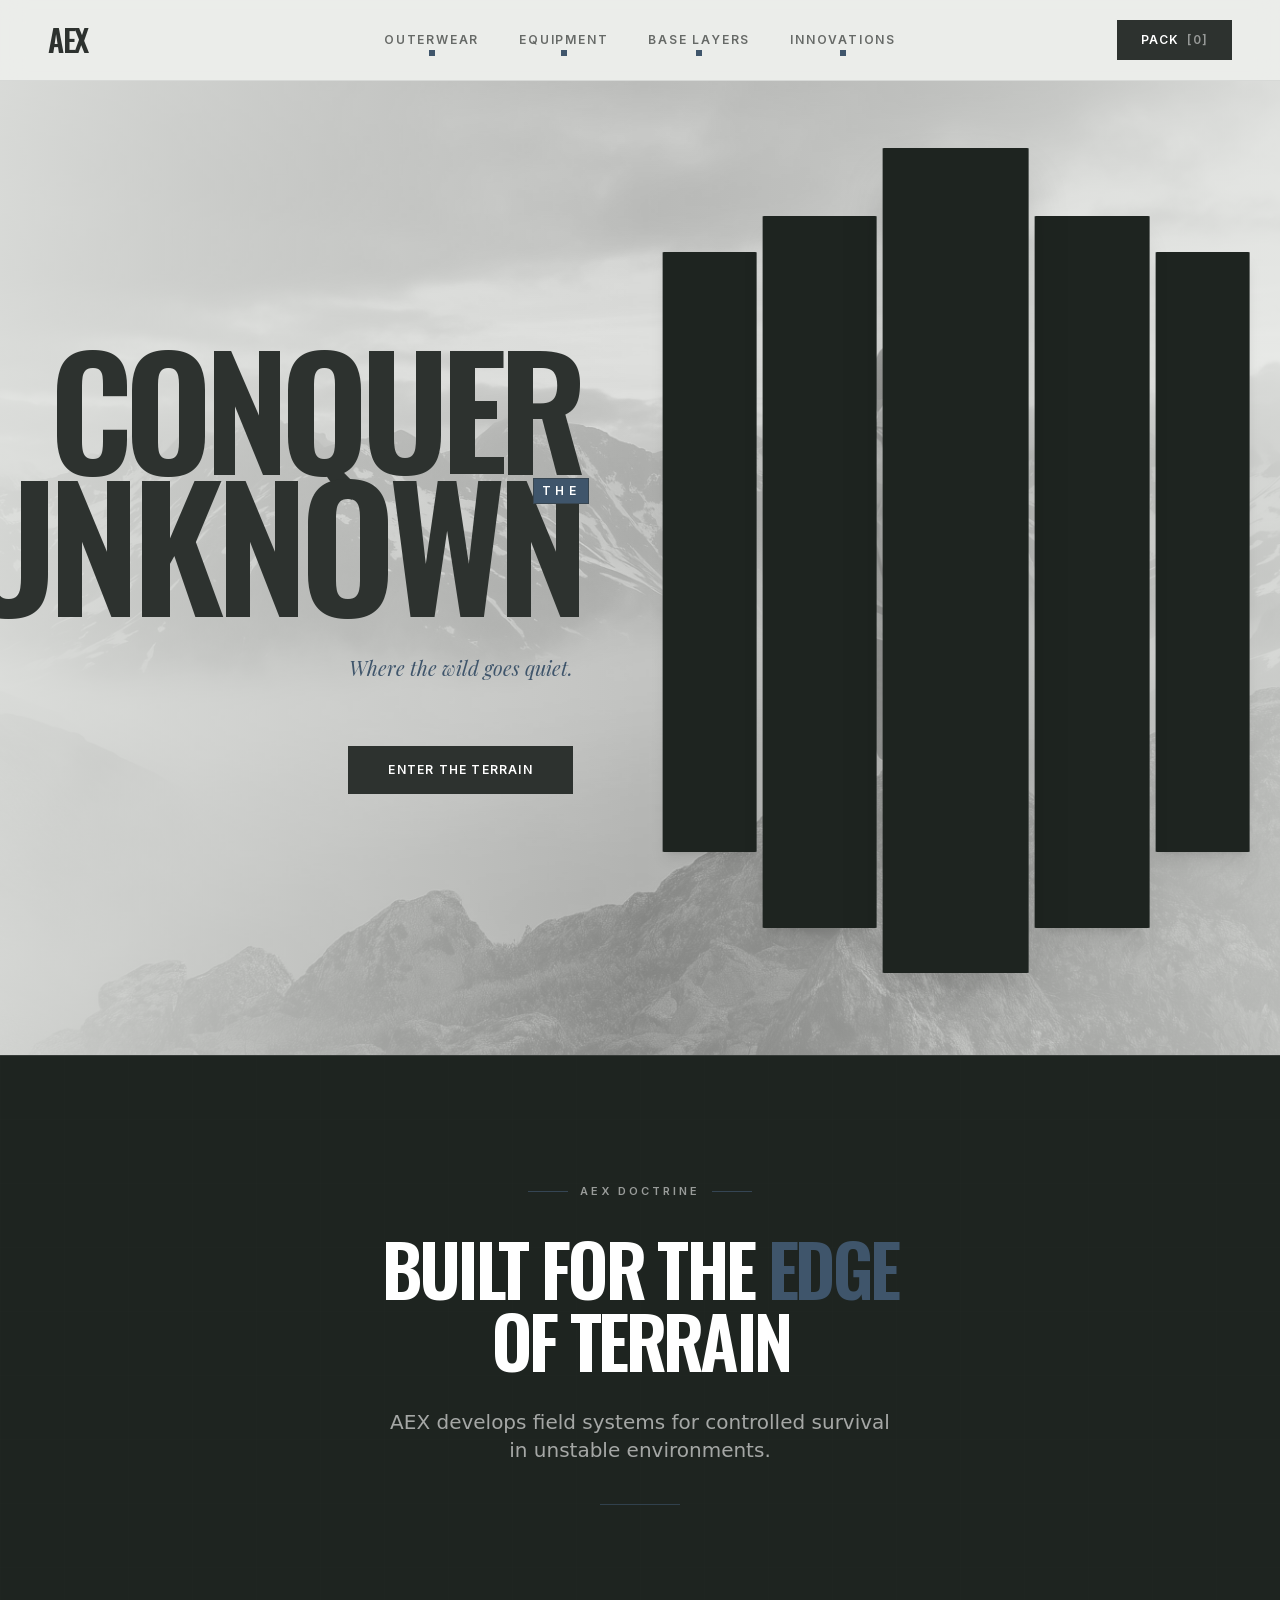
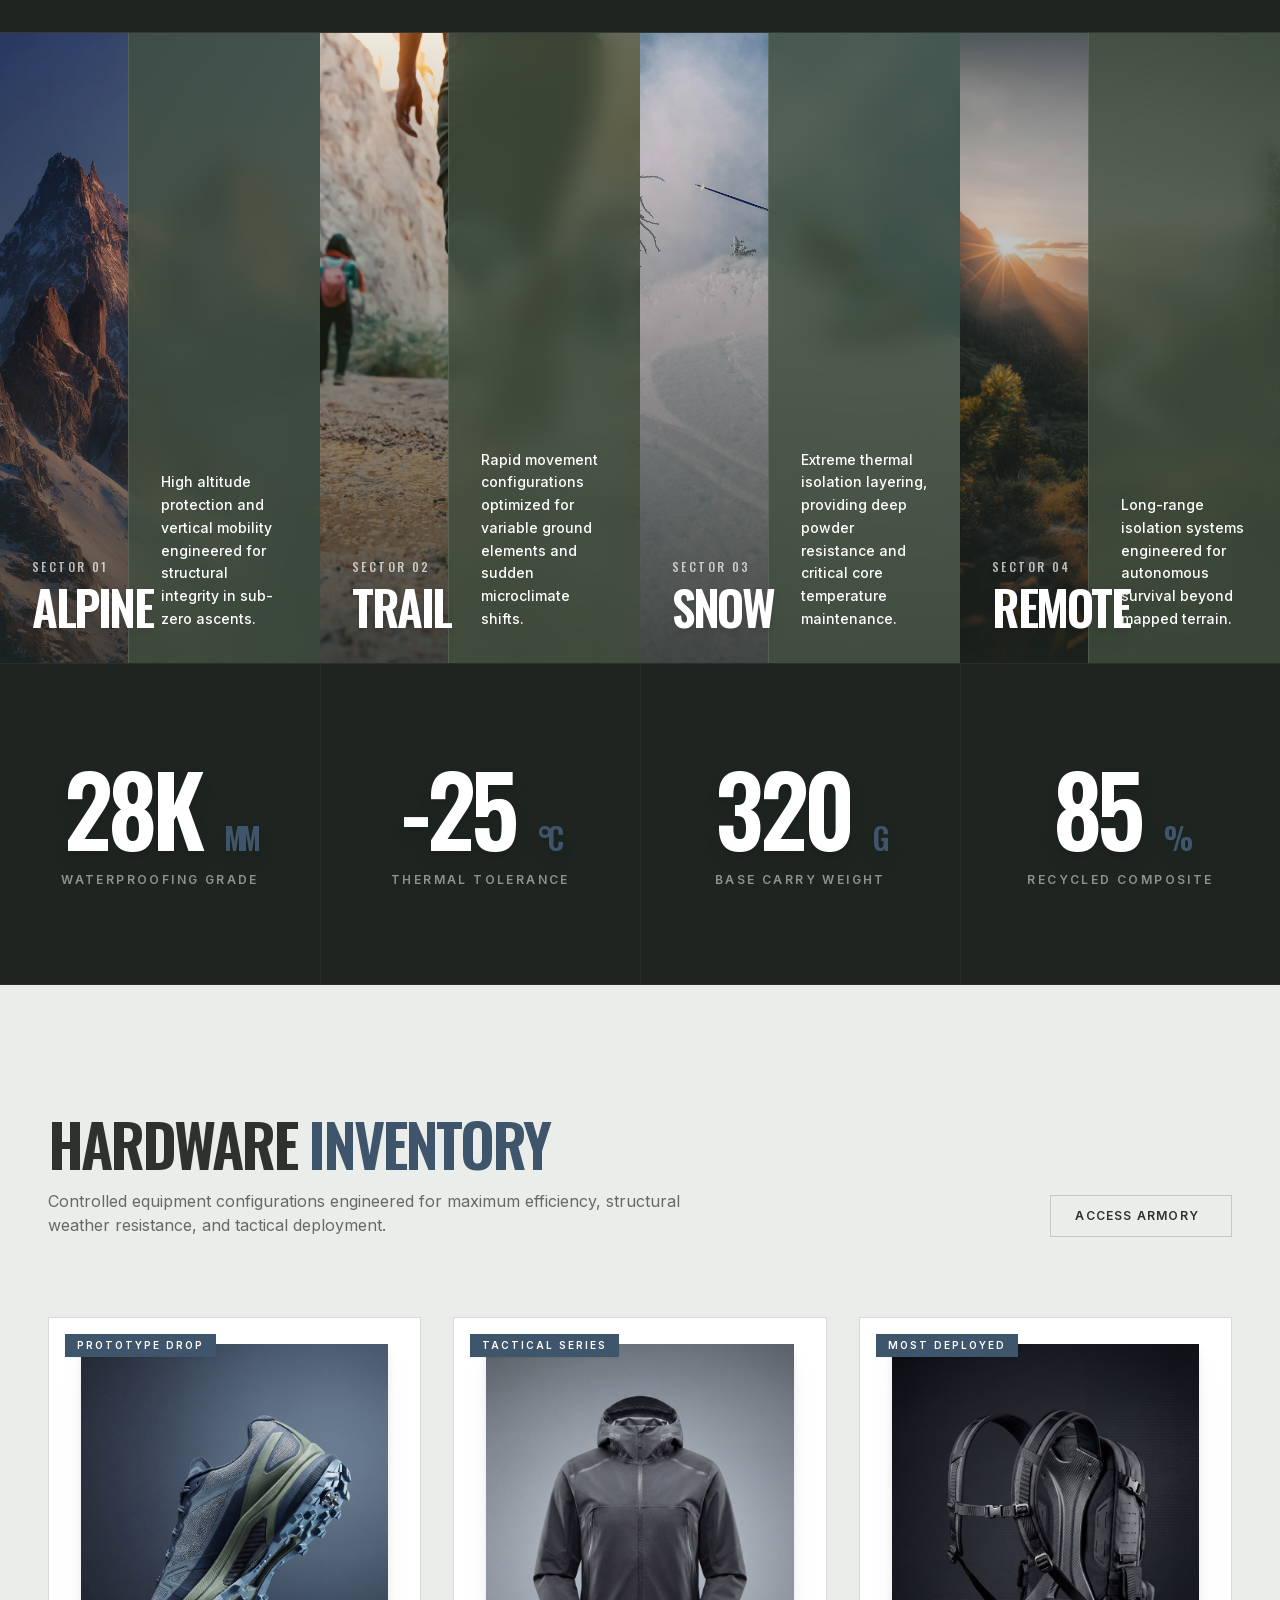
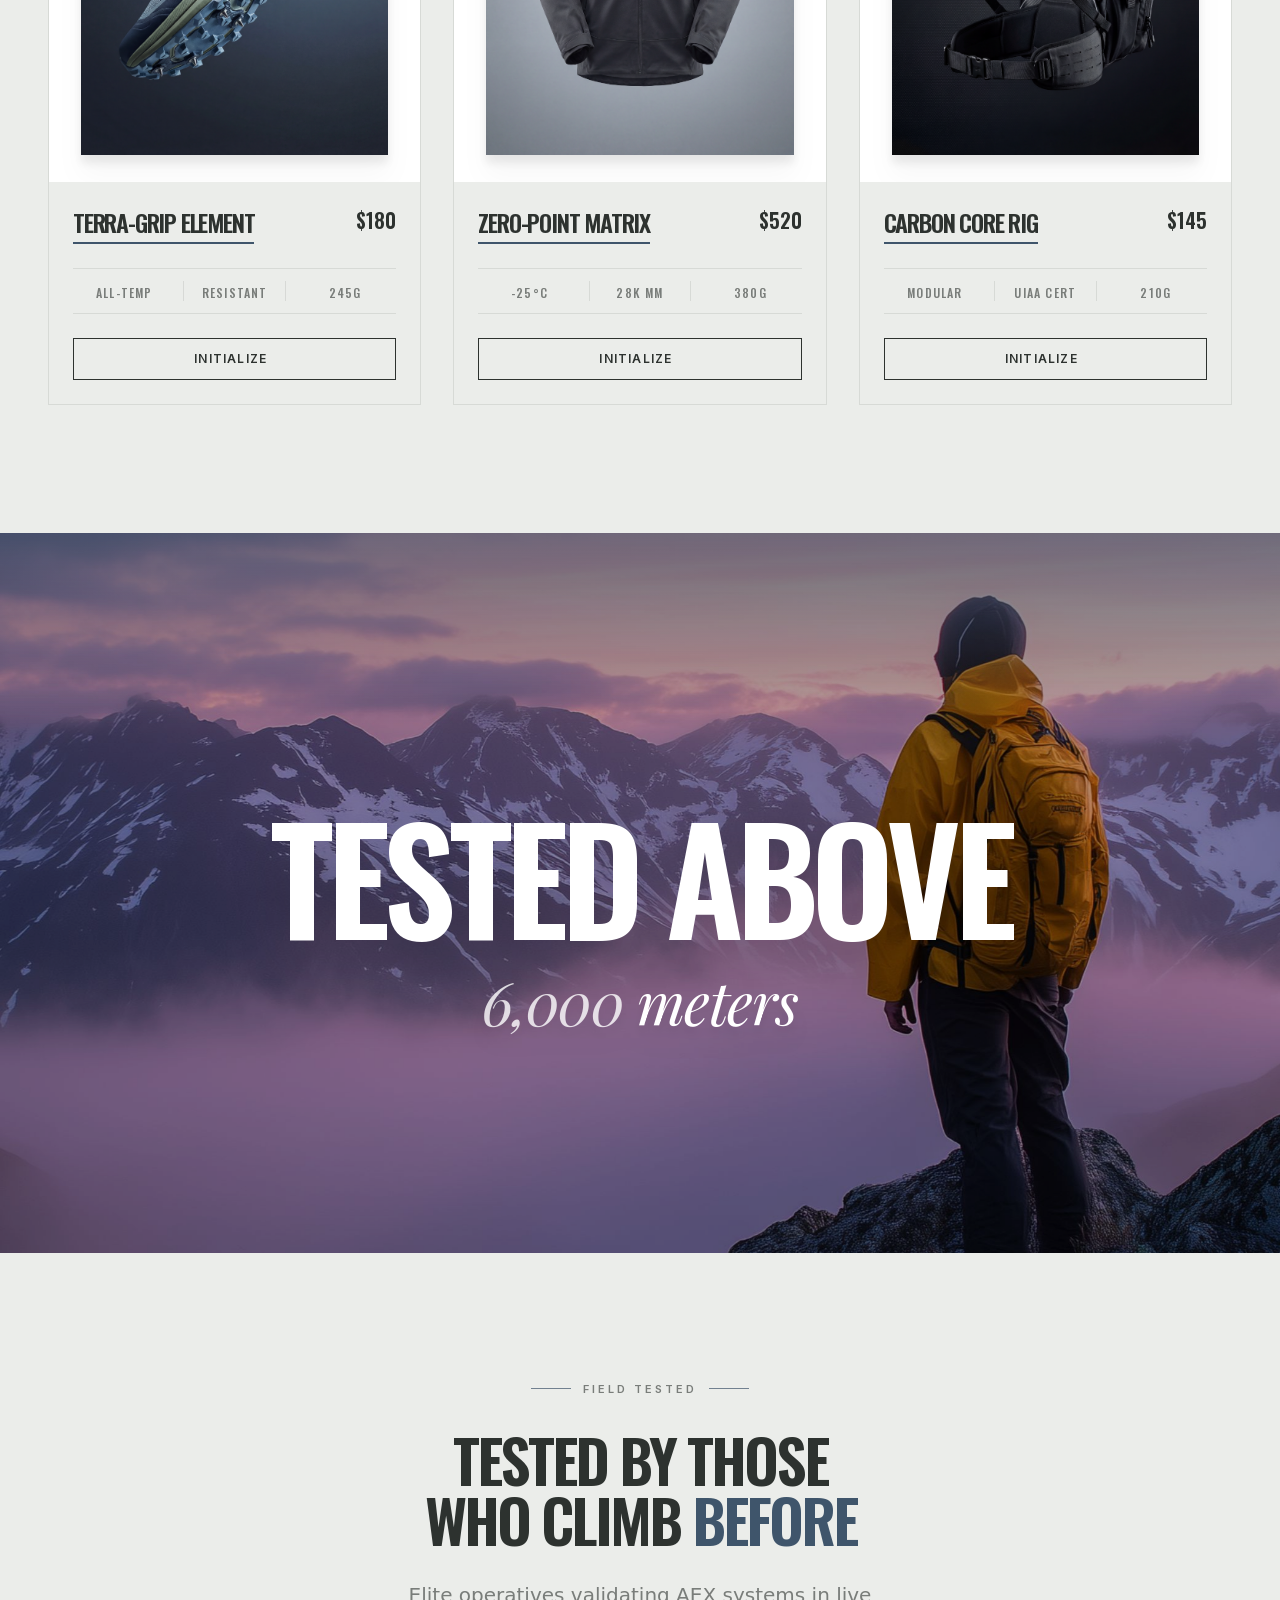
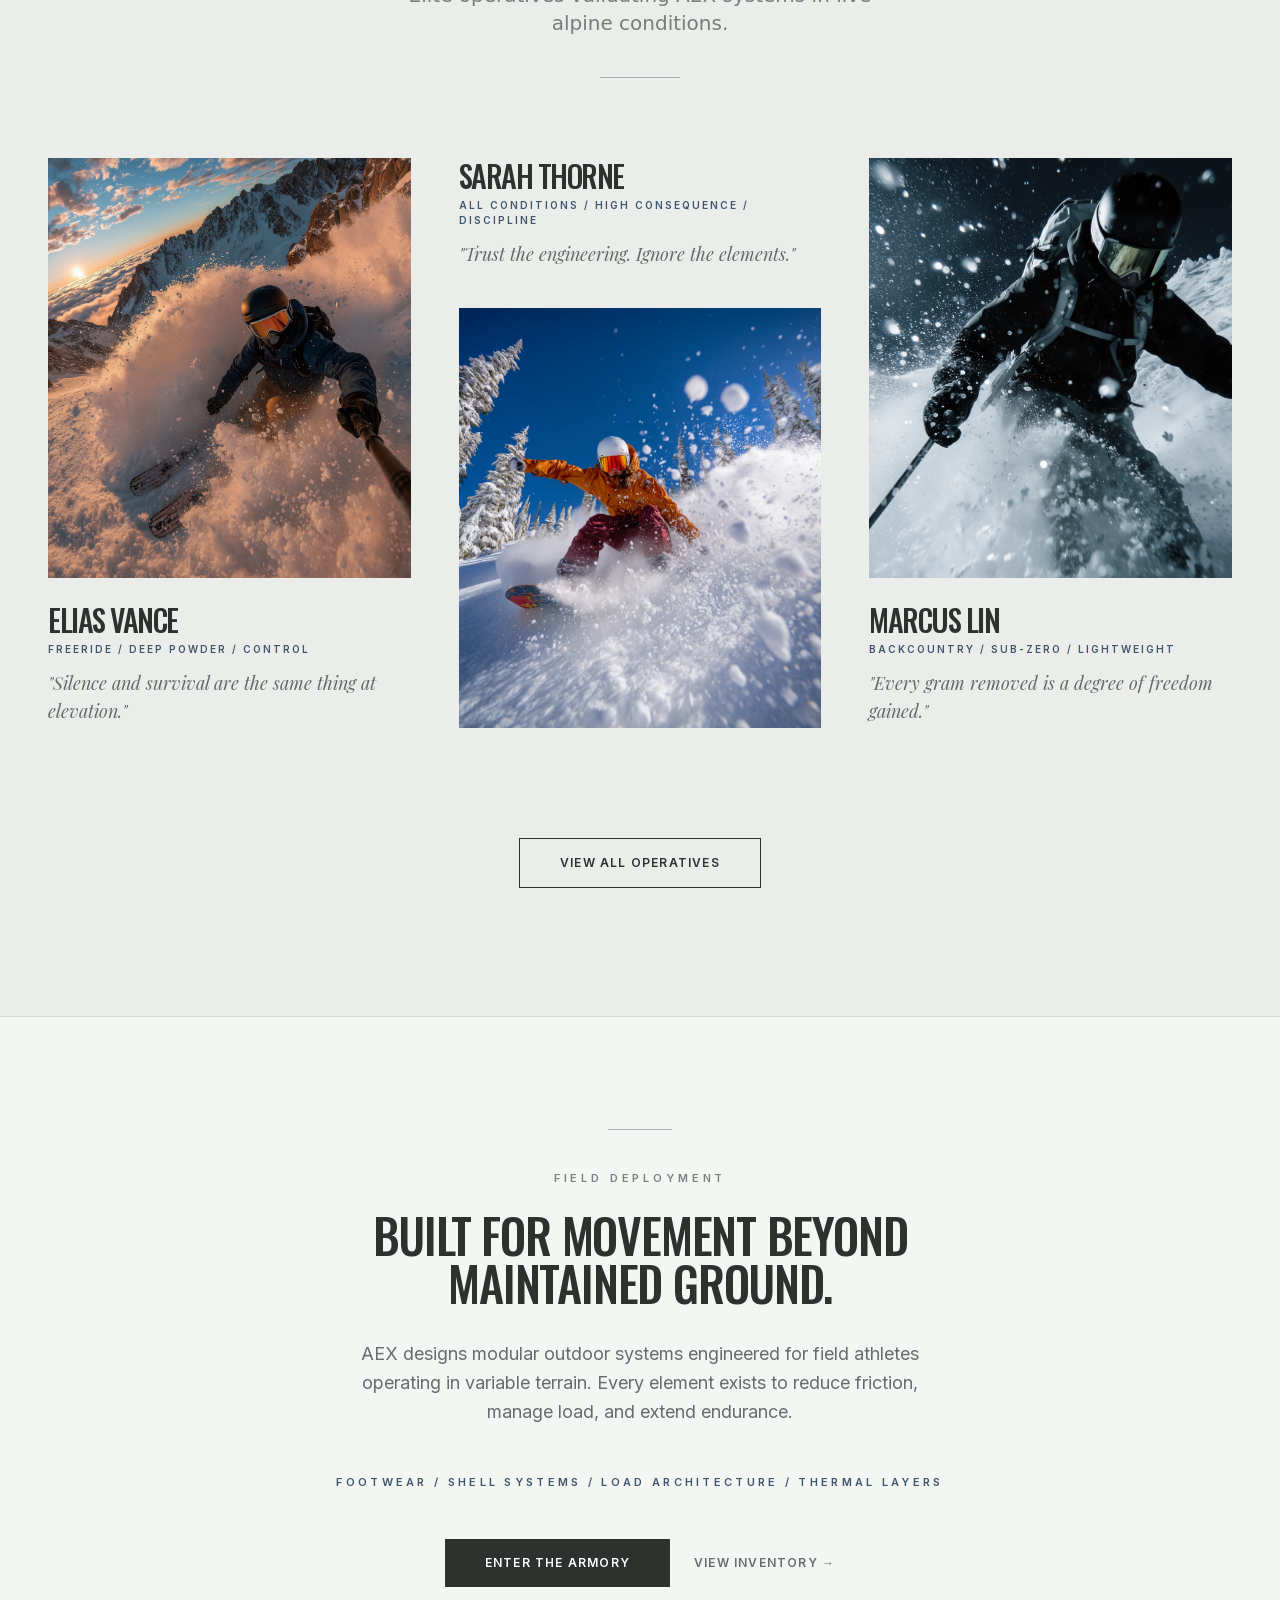
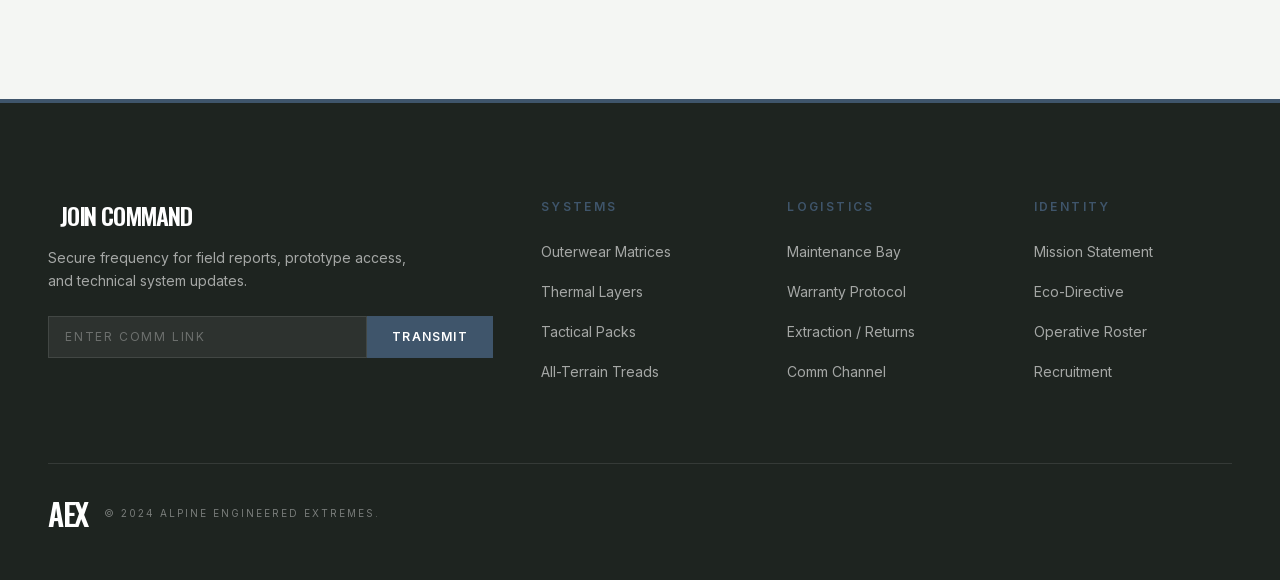
<file: Referencias/2_temas_claros/aex.aura.build/index.html>
<html lang="en"><head>
<script id="aura-supabase-token-firewall">(function () {
  if (window.__AURA_SUPABASE_FIREWALL__) return;
  window.__AURA_SUPABASE_FIREWALL__ = true;

  var SUPABASE_HOST = "hoirqrkdgbmvpwutwuwj.supabase.co";
  var BLOCKED_KEY_PATTERNS = [
    /^sb-[a-z0-9-]+-auth-token$/i,
    /^supabase\.auth\.token$/i
  ];

  function isBlockedStorageKey(key) {
    if (typeof key !== "string") return false;
    for (var i = 0; i < BLOCKED_KEY_PATTERNS.length; i++) {
      if (BLOCKED_KEY_PATTERNS[i].test(key)) return true;
    }
    return false;
  }

  function toAbsoluteUrl(input) {
    try {
      return new URL(input, window.location.href);
    } catch {
      return null;
    }
  }

  function isSupabaseDestination(input) {
    var parsed = toAbsoluteUrl(input);
    if (!parsed) return false;
    if (SUPABASE_HOST && parsed.host === SUPABASE_HOST) return true;
    return parsed.host.endsWith(".supabase.co");
  }

  function pathLooksSensitive(input) {
    var parsed = toAbsoluteUrl(input);
    if (!parsed) return false;
    return /^\/(auth|rest|functions)\/v1\//.test(parsed.pathname || "");
  }

  function headersContainAuth(headersLike) {
    if (!headersLike) return false;

    try {
      if (typeof Headers !== "undefined" && headersLike instanceof Headers) {
        return !!(headersLike.get("authorization") || headersLike.get("apikey"));
      }
    } catch {}

    if (Array.isArray(headersLike)) {
      for (var i = 0; i < headersLike.length; i++) {
        var pair = headersLike[i] || [];
        var name = String(pair[0] || "").toLowerCase();
        if (name === "authorization" || name === "apikey") return true;
      }
      return false;
    }

    if (typeof headersLike === "object") {
      var keys = Object.keys(headersLike);
      for (var j = 0; j < keys.length; j++) {
        var k = keys[j].toLowerCase();
        if (k === "authorization" || k === "apikey") return true;
      }
    }
    return false;
  }

  function requestLooksSensitive(input, init, extraHeaders) {
    var url = "";
    try {
      if (typeof input === "string") {
        url = input;
      } else if (input && typeof input.url === "string") {
        url = input.url;
      }
    } catch {}

    var headers =
      (init && init.headers) ||
      (input && input.headers) ||
      extraHeaders ||
      null;
    var hasAuthHeaders = headersContainAuth(headers);
    if (hasAuthHeaders) return true;

    if (!url) return false;
    if (isSupabaseDestination(url) && pathLooksSensitive(url)) return true;
    return false;
  }

  function patchStorage(storage, storageName) {
    if (!storage) return;
    var proto = Object.getPrototypeOf(storage);
    if (!proto || proto.__auraSupabaseFirewallPatched) return;

    var rawGetItem = proto.getItem;
    var rawSetItem = proto.setItem;
    var rawRemoveItem = proto.removeItem;
    var rawKey = proto.key;
    var rawLengthDescriptor = Object.getOwnPropertyDescriptor(proto, "length");
    var rawLengthGet = rawLengthDescriptor && rawLengthDescriptor.get;

    function getRawLength(instance) {
      try {
        if (rawLengthGet) return Number(rawLengthGet.call(instance) || 0);
      } catch {}
      try {
        return Number(instance.length || 0);
      } catch {}
      return 0;
    }

    function getVisibleKeys(instance) {
      var visible = [];
      var total = getRawLength(instance);
      for (var i = 0; i < total; i++) {
        var currentKey = rawKey.call(instance, i);
        if (currentKey && !isBlockedStorageKey(currentKey)) {
          visible.push(currentKey);
        }
      }
      return visible;
    }

    function maskBlockedKeyProperty(instance, keyName) {
      if (!keyName || !isBlockedStorageKey(keyName)) return;
      try {
        Object.defineProperty(instance, keyName, {
          configurable: true,
          enumerable: false,
          get: function () {
            return null;
          },
          set: function () {
            return true;
          }
        });
      } catch {}
    }

    function syncBlockedKeyProperties(instance) {
      var total = getRawLength(instance);
      for (var i = 0; i < total; i++) {
        var k = rawKey.call(instance, i);
        if (k) maskBlockedKeyProperty(instance, k);
      }
    }

    proto.getItem = function (key) {
      syncBlockedKeyProperties(this);
      if (isBlockedStorageKey(String(key))) return null;
      return rawGetItem.call(this, key);
    };

    proto.setItem = function (key, value) {
      if (isBlockedStorageKey(String(key))) return;
      return rawSetItem.call(this, key, value);
    };

    proto.removeItem = function (key) {
      if (isBlockedStorageKey(String(key))) return;
      return rawRemoveItem.call(this, key);
    };

    proto.key = function (index) {
      syncBlockedKeyProperties(this);
      var visible = getVisibleKeys(this);
      return visible[index] || null;
    };

    try {
      Object.defineProperty(proto, "length", {
        configurable: true,
        enumerable: false,
        get: function () {
          syncBlockedKeyProperties(this);
          return getVisibleKeys(this).length;
        }
      });
    } catch {}

    var proxyStorage = null;
    try {
      proxyStorage = new Proxy(storage, {
        get: function (target, prop) {
          if (typeof prop === "string" && isBlockedStorageKey(prop)) return null;
          if (prop === "length") return getVisibleKeys(target).length;
          if (prop === "key") {
            return function (index) {
              var visible = getVisibleKeys(target);
              return visible[index] || null;
            };
          }

          var value = target[prop];
          if (typeof value === "function") return value.bind(target);
          return value;
        },
        set: function (target, prop, value) {
          if (typeof prop === "string" && isBlockedStorageKey(prop)) return true;
          target[prop] = value;
          return true;
        },
        has: function (target, prop) {
          if (typeof prop === "string" && isBlockedStorageKey(prop)) return false;
          return prop in target;
        },
        ownKeys: function (target) {
          return getVisibleKeys(target);
        },
        getOwnPropertyDescriptor: function (target, prop) {
          if (typeof prop === "string" && isBlockedStorageKey(prop)) {
            return undefined;
          }
          if (prop === "length") {
            return {
              configurable: true,
              enumerable: false,
              value: getVisibleKeys(target).length,
              writable: false
            };
          }
          return Object.getOwnPropertyDescriptor(target, prop);
        }
      });
    } catch {}

    try {
      if (proxyStorage) {
        Object.defineProperty(window, storageName, {
          configurable: true,
          enumerable: true,
          get: function () {
            return proxyStorage;
          }
        });
      }
    } catch {}

    syncBlockedKeyProperties(storage);
    proto.__auraSupabaseFirewallPatched = true;
  }

  function patchCookieAccess() {
    try {
      var cookieDescriptor = Object.getOwnPropertyDescriptor(Document.prototype, "cookie");
      if (!cookieDescriptor || !cookieDescriptor.configurable) return;

      Object.defineProperty(document, "cookie", {
        configurable: true,
        enumerable: false,
        get: function () {
          return "";
        },
        set: function () {
          return true;
        }
      });
    } catch {}
  }

  function patchFetch() {
    if (typeof window.fetch !== "function") return;
    var rawFetch = window.fetch.bind(window);
    window.fetch = function (input, init) {
      if (requestLooksSensitive(input, init, null)) {
        return Promise.reject(new Error("Blocked by Aura security policy"));
      }
      return rawFetch(input, init);
    };
  }

  function patchXHR() {
    if (typeof XMLHttpRequest === "undefined") return;
    var rawOpen = XMLHttpRequest.prototype.open;
    var rawSetHeader = XMLHttpRequest.prototype.setRequestHeader;
    var rawSend = XMLHttpRequest.prototype.send;

    XMLHttpRequest.prototype.open = function (method, url) {
      this.__auraRequestUrl = String(url || "");
      this.__auraHeaders = {};
      return rawOpen.apply(this, arguments);
    };

    XMLHttpRequest.prototype.setRequestHeader = function (name, value) {
      if (!this.__auraHeaders) this.__auraHeaders = {};
      this.__auraHeaders[String(name || "").toLowerCase()] = String(value || "");
      return rawSetHeader.apply(this, arguments);
    };

    XMLHttpRequest.prototype.send = function () {
      if (requestLooksSensitive(this.__auraRequestUrl || "", null, this.__auraHeaders || null)) {
        throw new Error("Blocked by Aura security policy");
      }
      return rawSend.apply(this, arguments);
    };
  }

  function patchBeacon() {
    if (typeof navigator.sendBeacon !== "function") return;
    var rawBeacon = navigator.sendBeacon.bind(navigator);
    navigator.sendBeacon = function (url, data) {
      if (requestLooksSensitive(url, null, null)) return false;
      return rawBeacon(url, data);
    };
  }

  function patchWebSocket() {
    if (typeof WebSocket === "undefined") return;
    var RawWebSocket = WebSocket;
    window.WebSocket = function (url, protocols) {
      if (requestLooksSensitive(String(url || ""), null, null)) {
        throw new Error("Blocked by Aura security policy");
      }
      return new RawWebSocket(url, protocols);
    };
    window.WebSocket.prototype = RawWebSocket.prototype;
  }

  patchStorage(window.localStorage, "localStorage");
  patchStorage(window.sessionStorage, "sessionStorage");
  patchCookieAccess();
  patchFetch();
  patchXHR();
  patchBeacon();
  patchWebSocket();
})();</script><meta charset="utf-8"/>
<meta content="width=device-width, initial-scale=1.0" name="viewport"/>
<title>AEX | Engineered Alpine Systems</title>
<script src="assets/resource_3fa48481346f.es"></script>
<link href="https://fonts.googleapis.com" rel="preconnect"/>
<link crossorigin="" href="https://fonts.gstatic.com" rel="preconnect"/>
<link href="assets/css2_2833f877a31c.css" rel="stylesheet"/>
<style>
body {
font-family: 'Inter', sans-serif;
}
.font-display {
font-family: 'Oswald', sans-serif;
}
.font-accent {
font-family: 'Playfair Display', serif;
}
/* Custom scrollbar for a more tactical feel */
::-webkit-scrollbar {
width: 8px;
}
::-webkit-scrollbar-track {
background: #ebedea;
}
::-webkit-scrollbar-thumb {
background: #3F556B;
}
@keyframes animationIn { 0% { opacity: 0; transform: translateY(30px); filter: blur(8px); } 100% { opacity: 1; transform: translateY(0); filter: blur(0px); } }
</style><!-- aura-ga4-start -->
<script async="" src="assets/js_19c0e2c2c8a8.js"></script>
<script>
window.dataLayer = window.dataLayer || [];
function gtag(){dataLayer.push(arguments);}
gtag('js', new Date());
gtag('config', 'G-2M6V79H761');
</script>
<!-- aura-ga4-end -->
<style data-scroll-fix="true">
        /* Scroll fixes for offline viewing */
        html, body {
            overflow: auto !important;
            overflow-x: hidden !important;
            height: auto !important;
            min-height: 100% !important;
            scroll-behavior: auto !important;
            opacity: 1 !important;
            visibility: visible !important;
        }
        
        /* Force visibility - many sites use JS animations for initial display */
        body, .wrapper, main, #__next, #app, .page, .content {
            opacity: 1 !important;
            visibility: visible !important;
            transform: none !important;
        }
        
        /* Disable loader/preloader overlays */
        .loader, .preloader, .loading, [class*="loader"], [class*="preloader"] {
            display: none !important;
            opacity: 0 !important;
        }
        
        /* Show elements that might be hidden for animation */
        .word-inner, .char, .line, [data-aos], [data-scroll],
        .hero-text span, .hero-fade, [class*="hero"] span {
            opacity: 1 !important;
            transform: none !important;
            visibility: visible !important;
        }
        
        /* Reset Tailwind animation utility classes */
        .translate-y-full, .translate-x-full, .-translate-y-full, .-translate-x-full,
        .translate-y-1\/2, .-translate-y-1\/2, .translate-y-\[100\%\], .translate-y-\[110\%\] {
            transform: none !important;
        }
        
        /* Force visibility on common hidden-for-animation patterns */
        .opacity-0, [class*="opacity-0"] {
            opacity: 1 !important;
        }
        
        /* Reset scale transforms used for animations */
        .scale-0, .scale-50, .scale-75 {
            transform: none !important;
        }
        
        html.lenis, html.lenis-smooth, 
        body.lenis, body.lenis-smooth,
        .lenis-wrapper, .lenis-content,
        [data-lenis-prevent], [data-scroll-container] {
            overflow: visible !important;
            height: auto !important;
        }
        
        /* Fix flex containers that might cut off content */
        body.flex.items-center,
        body.flex.justify-center {
            align-items: flex-start !important;
            min-height: 100vh;
            height: auto !important;
        }
        
        /* Ensure main content scrolls */
        main, #__next, #__nuxt, #app, .main-content {
            overflow: visible !important;
            height: auto !important;
        }
        </style></head>
<body class="bg-[#ebedea] text-[#2d322f] antialiased selection:bg-[#3F556B] selection:text-white overflow-x-hidden">
<div class="fixed inset-0 pointer-events-none z-[100] opacity-[0.035] mix-blend-multiply" style="background-image: url(&quot;filter_3E_3Crect_width__22100__1fc7acddf4c9.html&quot;)%22/%3E%3C/svg%3E');"></div>
<!-- Navigation -->
<header class="border-b border-[#2d322f]/10 bg-[#ebedea]/90 backdrop-blur-md sticky top-0 z-50">
<div class="max-w-[1400px] mx-auto px-6 lg:px-12 h-20 flex items-center justify-between">
<!-- Left: Logo -->
<div class="flex-1 flex justify-start items-center">
<a class="font-display text-3xl font-semibold tracking-tighter uppercase flex items-center gap-2 text-[#2d322f]" href="#">
            AEX
          </a>
</div>
<!-- Center: Nav Tabs -->
<nav class="hidden md:flex justify-center gap-10 flex-1">
<a class="relative group text-xs font-semibold text-[#2d322f]/70 hover:text-[#3F556B] transition-colors duration-300 uppercase tracking-[0.15em] py-2 whitespace-nowrap" href="#">
            Outerwear
            <span class="absolute bottom-0 left-1/2 -translate-x-1/2 w-1.5 h-1.5 bg-[#3F556B] opacity-0 group-hover:opacity-100 transition-opacity duration-300"></span>
</a>
<a class="relative group text-xs font-semibold text-[#2d322f]/70 hover:text-[#3F556B] transition-colors duration-300 uppercase tracking-[0.15em] py-2 whitespace-nowrap" href="#">
            Equipment
            <span class="absolute bottom-0 left-1/2 -translate-x-1/2 w-1.5 h-1.5 bg-[#3F556B] opacity-0 group-hover:opacity-100 transition-opacity duration-300"></span>
</a>
<a class="relative group text-xs font-semibold text-[#2d322f]/70 hover:text-[#3F556B] transition-colors duration-300 uppercase tracking-[0.15em] py-2 whitespace-nowrap" href="#">
            Base Layers
            <span class="absolute bottom-0 left-1/2 -translate-x-1/2 w-1.5 h-1.5 bg-[#3F556B] opacity-0 group-hover:opacity-100 transition-opacity duration-300"></span>
</a>
<a class="relative group text-xs font-semibold text-[#2d322f]/70 hover:text-[#3F556B] transition-colors duration-300 uppercase tracking-[0.15em] py-2 whitespace-nowrap" href="#">
            Innovations
            <span class="absolute bottom-0 left-1/2 -translate-x-1/2 w-1.5 h-1.5 bg-[#3F556B] opacity-0 group-hover:opacity-100 transition-opacity duration-300"></span>
</a>
</nav>
<!-- Right: Actions -->
<div class="flex-1 flex justify-end items-center gap-6">
<button aria-label="Search" class="text-[#2d322f] hover:text-[#3F556B] transition-colors duration-300">
<iconify-icon height="24" icon="solar:magnifer-linear" width="24"></iconify-icon>
</button>
<button class="bg-[#2d322f] text-white px-6 py-3 text-xs font-semibold uppercase tracking-widest hover:bg-[#3F556B] transition-colors duration-300 flex items-center gap-2">
            Pack
            <span class="text-white/50">[0]</span>
</button>
</div>
</div>
</header>
<main class="">
<!-- HERO SECTION -->
<section class="relative w-full py-20 lg:py-28 overflow-hidden">
<!-- FULL-WIDTH B&W BACKGROUND -->
<div class="absolute inset-0 z-0 pointer-events-none">
<img alt="" class="w-full h-full object-cover grayscale opacity-100 scale-[1.06]" src="assets/4024eb96-6b8f-4f13-99f1-f18894_c5e389f40d85.jpg"/>
<!-- IMPORTANT: lighten overlay so you can actually see image -->
<div class="absolute inset-0 bg-[#ebedea]/55"></div>
<!-- Optional vignette (keep subtle) -->
<div class="absolute inset-0 bg-gradient-to-r from-[#ebedea]/70 via-transparent to-[#ebedea]/50"></div>
</div>
<!-- CONTENT CONTAINER -->
<div class="relative z-10 max-w-[1400px] mx-auto px-6 lg:px-12">
<div class="flex flex-col lg:flex-row gap-12 lg:gap-16 gap-x-12 gap-y-12 items-center">
<!-- Left -->
<div class="w-full lg:w-[45%] flex flex-col items-end order-2 lg:order-1 text-right relative py-16">
<h1 class="relative flex flex-col items-end w-full">
<!-- CONQUER -->
<span class="font-display uppercase font-semibold tracking-tighter leading-[0.85] text-[#2d322f] text-[5.25rem] md:text-[7.25rem] lg:text-[9.5rem] [animation:animationIn_1.2s_ease-out_0.2s_both]">
                  CONQUER
                </span>
<!-- UNKNOWN (slightly larger) -->
<span class="font-display uppercase font-semibold tracking-tighter leading-[0.85] text-[#2d322f] text-[5.75rem] md:text-[7.75rem] lg:text-[10.5rem] [animation:animationIn_1.2s_ease-out_0.4s_both]">
                  UNKNOWN
                </span>
<!-- THE (boxed, centered on the seam, right aligned) -->
<span class="pointer-events-none absolute -right-2 top-1/2 -translate-y-[55%] border border-[#2d322f]/45 bg-[#3F556B] px-2 py-1 text-[25px] md:text-xs font-semibold uppercase text-white tracking-[0.35em] [animation:animationIn_0.8s_ease-out_0.8s_both]">
                  THE
                </span>
</h1>
<p class="font-accent italic text-lg md:text-xl text-[#3F556B] mt-10 mb-4 pr-2 [animation:animationIn_0.8s_ease-out_1s_both]">
                Where the wild goes quiet.
              </p>
<button class="bg-[#2d322f] text-white px-10 py-4 text-xs font-semibold uppercase tracking-widest hover:bg-[#3F556B] transition-colors duration-300 mt-12 mr-2 [animation:animationIn_0.8s_ease-out_1.2s_both]">
                Enter The Terrain
              </button>
</div>
<!-- Right (Blinds) -->
<div class="w-full lg:w-[115%] lg:translate-x-[3%] h-[500px] lg:h-[750px] flex items-center gap-1 lg:gap-1.5 overflow-visible relative group order-1 lg:order-2">
<!-- Panel 1 -->
<div class="w-[18%] h-[80%] -translate-y-4 relative overflow-hidden bg-[#1e2420] shadow-lg z-10 rounded-[1px]">
<div class="absolute inset-x-0 -top-[30%] h-[160%] scale-[1.15] bg-no-repeat bg-[url('https://hoirqrkdgbmvpwutwuwj.supabase.co/storage/v1/object/public/assets/assets/3bbe5cf4-acf8-430e-9b9b-2d44d8b90f0c_3840w.webp')] js-hero-blind will-change-transform" style="background-size: 500% 100%; background-position: 0% 50%;"></div>
</div>
<!-- Panel 2 -->
<div class="w-[22%] h-[95%] translate-y-1 relative overflow-hidden bg-[#1e2420] shadow-xl z-20 rounded-[1px]">
<div class="absolute inset-x-0 -top-[30%] h-[160%] scale-[1.15] bg-no-repeat bg-[url('https://hoirqrkdgbmvpwutwuwj.supabase.co/storage/v1/object/public/assets/assets/3bbe5cf4-acf8-430e-9b9b-2d44d8b90f0c_3840w.webp')] js-hero-blind will-change-transform" style="background-size: 500% 100%; background-position: 25% 50%;"></div>
</div>
<!-- Panel 3 -->
<div class="w-[28%] h-[110%] -translate-y-2 relative overflow-hidden bg-[#1e2420] shadow-2xl z-30 rounded-[1px]">
<div class="absolute inset-x-0 -top-[30%] h-[160%] scale-[1.15] bg-no-repeat bg-[url('https://hoirqrkdgbmvpwutwuwj.supabase.co/storage/v1/object/public/assets/assets/3bbe5cf4-acf8-430e-9b9b-2d44d8b90f0c_3840w.webp')] js-hero-blind will-change-transform" style="background-size: 500% 100%; background-position: 50% 50%;"></div>
</div>
<!-- Panel 4 -->
<div class="w-[22%] h-[95%] translate-y-1 relative overflow-hidden bg-[#1e2420] shadow-xl z-20 rounded-[1px]">
<div class="absolute inset-x-0 -top-[30%] h-[160%] scale-[1.15] bg-no-repeat bg-[url('https://hoirqrkdgbmvpwutwuwj.supabase.co/storage/v1/object/public/assets/assets/3bbe5cf4-acf8-430e-9b9b-2d44d8b90f0c_3840w.webp')] js-hero-blind will-change-transform" style="background-size: 500% 100%; background-position: 75% 50%;"></div>
</div>
<!-- Panel 5 -->
<div class="w-[18%] h-[80%] -translate-y-4 relative overflow-hidden bg-[#1e2420] shadow-lg z-10 rounded-[1px]">
<div class="absolute inset-x-0 -top-[30%] h-[160%] scale-[1.15] bg-no-repeat bg-[url('https://hoirqrkdgbmvpwutwuwj.supabase.co/storage/v1/object/public/assets/assets/3bbe5cf4-acf8-430e-9b9b-2d44d8b90f0c_3840w.webp')] js-hero-blind will-change-transform" style="background-size: 500% 100%; background-position: 100% 50%;"></div>
</div>
</div>
</div>
</div>
</section>
<!-- SECTION 2 — Brand Doctrine (Refined Pause) -->
<section class="relative w-full bg-[#1e2420] overflow-hidden">
<!-- subtle blueprint grid -->
<div class="absolute inset-0 pointer-events-none opacity-[0.06]" style="background-image:
              linear-gradient(to right, rgba(255,255,255,0.10) 1px, transparent 1px),
              linear-gradient(to bottom, rgba(255,255,255,0.10) 1px, transparent 1px);
              background-size: 64px 64px;"></div>
<!-- top + bottom hairlines (keeps the break feeling engineered) -->
<div class="absolute inset-x-0 top-0 h-px bg-white/10"></div>
<div class="absolute inset-x-0 bottom-0 h-px bg-white/10"></div>
<div class="relative max-w-[1100px] mx-auto px-6 py-24 lg:py-32 text-center">
<!-- eyebrow -->
<div class="flex items-center justify-center gap-3 mb-8 animate-on-scroll [animation:animationIn_0.8s_ease-out_0.1s_both]">
<span class="h-px w-10 bg-[#3F556B]/70"></span>
<span class="text-[11px] font-semibold uppercase tracking-[0.28em] text-white/55">
              AEX DOCTRINE
            </span>
<span class="h-px w-10 bg-[#3F556B]/70"></span>
</div>
<h2 class="font-display text-5xl md:text-6xl lg:text-7xl font-semibold tracking-tighter uppercase text-white leading-[0.9] animate-on-scroll [animation:animationIn_0.8s_ease-out_0.2s_both]">
            Built for the
            <span class="text-[#3F556B]">edge</span>
<br/>
            of terrain
          </h2>
<p class="mt-8 font-sans text-lg md:text-xl text-white/60 max-w-[40ch] mx-auto leading-relaxed animate-on-scroll [animation:animationIn_0.8s_ease-out_0.3s_both]">
            AEX develops field systems for controlled survival in unstable
            environments.
          </p>
<!-- micro-divider -->
<div class="mt-10 flex justify-center">
<span class="h-px w-20 bg-[#3F556B]/60"></span>
</div>
</div>
</section>
<!-- SECTION 3 — Sector Grid -->
<section class="w-full">
<div class="grid grid-cols-1 md:grid-cols-2 lg:grid-cols-4 h-auto lg:h-[70vh]">
<!-- Sector 1: Alpine -->
<div class="relative group overflow-hidden h-96 lg:h-full cursor-pointer bg-[#2d322f] animate-on-scroll [animation:animationIn_0.8s_ease-out_0.1s_both]">
<img alt="Alpine" class="absolute inset-0 w-full h-full object-cover" src="assets/b2bd4dcc-aeba-42b1-a228-8e7aea_704cffea9a93.webp"/>
<!-- Baseline dark gradient for readability -->
<div class="absolute inset-0 bg-gradient-to-t from-[#1e2420]/80 to-transparent pointer-events-none"></div>
<!-- Static Title (Bottom Left) -->
<div class="absolute bottom-0 left-0 p-8 z-20 pointer-events-none">
<span class="font-display text-xs text-white/70 uppercase tracking-[0.2em] mb-2 block drop-shadow-md">
                Sector 01
              </span>
<h3 class="font-display text-4xl lg:text-5xl font-semibold text-white uppercase tracking-tighter drop-shadow-lg">
                Alpine
              </h3>
</div>
<!-- Sliding Glass Panel -->
<div class="absolute inset-y-0 right-0 w-[60%] bg-[#414f3f]/80 backdrop-blur-md translate-x-full group-hover:translate-x-0 transition-transform duration-500 ease-out z-10 flex flex-col justify-end p-8 border-l border-white/10">
<div class="w-0 group-hover:w-full h-px bg-white/40 mb-6 transition-all duration-700 delay-300 ease-out"></div>
<p class="text-white text-sm opacity-0 group-hover:opacity-100 transition-opacity duration-500 delay-400 leading-relaxed font-medium">
                High altitude protection and vertical mobility engineered for
                structural integrity in sub-zero ascents.
              </p>
</div>
</div>
<!-- Sector 2: Trail -->
<div class="relative group overflow-hidden h-96 lg:h-full cursor-pointer bg-[#2d322f] animate-on-scroll [animation:animationIn_0.8s_ease-out_0.2s_both]">
<img alt="Trail" class="absolute inset-0 w-full h-full object-cover" src="assets/photo-1682686581854-5e71f58e7e_67aa888c0d21.jpg"/>
<div class="absolute inset-0 bg-gradient-to-t from-[#1e2420]/80 to-transparent pointer-events-none"></div>
<div class="absolute bottom-0 left-0 p-8 z-20 pointer-events-none">
<span class="font-display text-xs text-white/70 uppercase tracking-[0.2em] mb-2 block drop-shadow-md">
                Sector 02
              </span>
<h3 class="font-display text-4xl lg:text-5xl font-semibold text-white uppercase tracking-tighter drop-shadow-lg">
                Trail
              </h3>
</div>
<div class="absolute inset-y-0 right-0 w-[60%] bg-[#414f3f]/80 backdrop-blur-md translate-x-full group-hover:translate-x-0 transition-transform duration-500 ease-out z-10 flex flex-col justify-end p-8 border-l border-white/10">
<div class="w-0 group-hover:w-full h-px bg-white/40 mb-6 transition-all duration-700 delay-300 ease-out"></div>
<p class="text-white text-sm opacity-0 group-hover:opacity-100 transition-opacity duration-500 delay-400 leading-relaxed font-medium">
                Rapid movement configurations optimized for variable ground
                elements and sudden microclimate shifts.
              </p>
</div>
</div>
<!-- Sector 3: Snow -->
<div class="relative group overflow-hidden h-96 lg:h-full cursor-pointer bg-[#2d322f] animate-on-scroll [animation:animationIn_0.8s_ease-out_0.3s_both]">
<img alt="Snow" class="absolute inset-0 w-full h-full object-cover" src="assets/photo-1507534192483-69914c0692_d6506dd222d0.jpg"/>
<div class="absolute inset-0 bg-gradient-to-t from-[#1e2420]/80 to-transparent pointer-events-none"></div>
<div class="absolute bottom-0 left-0 p-8 z-20 pointer-events-none">
<span class="font-display text-xs text-white/70 uppercase tracking-[0.2em] mb-2 block drop-shadow-md">
                Sector 03
              </span>
<h3 class="font-display text-4xl lg:text-5xl font-semibold text-white uppercase tracking-tighter drop-shadow-lg">
                Snow
              </h3>
</div>
<div class="absolute inset-y-0 right-0 w-[60%] bg-[#414f3f]/80 backdrop-blur-md translate-x-full group-hover:translate-x-0 transition-transform duration-500 ease-out z-10 flex flex-col justify-end p-8 border-l border-white/10">
<div class="w-0 group-hover:w-full h-px bg-white/40 mb-6 transition-all duration-700 delay-300 ease-out"></div>
<p class="text-white text-sm opacity-0 group-hover:opacity-100 transition-opacity duration-500 delay-400 leading-relaxed font-medium">
                Extreme thermal isolation layering, providing deep powder
                resistance and critical core temperature maintenance.
              </p>
</div>
</div>
<!-- Sector 4: Expedition -->
<div class="relative group overflow-hidden h-96 lg:h-full cursor-pointer bg-[#2d322f] animate-on-scroll [animation:animationIn_0.8s_ease-out_0.4s_both]">
<img alt="Expedition" class="absolute inset-0 w-full h-full object-cover" src="assets/55bcfcb3-26eb-42a7-bc3a-e52dab_0b9f7c3b376f.jpg"/>
<div class="absolute inset-0 bg-gradient-to-t from-[#1e2420]/80 to-transparent pointer-events-none"></div>
<div class="absolute bottom-0 left-0 p-8 z-20 pointer-events-none">
<span class="font-display text-xs text-white/70 uppercase tracking-[0.2em] mb-2 block drop-shadow-md">
                Sector 04
              </span>
<h3 class="font-display text-4xl lg:text-5xl font-semibold text-white uppercase tracking-tighter drop-shadow-lg">
                Remote
              </h3>
</div>
<div class="absolute inset-y-0 right-0 w-[60%] bg-[#414f3f]/80 backdrop-blur-md translate-x-full group-hover:translate-x-0 transition-transform duration-500 ease-out z-10 flex flex-col justify-end p-8 border-l border-white/10">
<div class="w-0 group-hover:w-full h-px bg-white/40 mb-6 transition-all duration-700 delay-300 ease-out"></div>
<p class="text-white text-sm opacity-0 group-hover:opacity-100 transition-opacity duration-500 delay-400 leading-relaxed font-medium">
                Long-range isolation systems engineered for autonomous survival
                beyond mapped terrain.
              </p>
</div>
</div>
</div>
</section>
<!-- SECTION 4 — Performance Metrics -->
<section class="bg-[#1e2420] border-y border-white/5 relative z-20">
<div class="max-w-[1400px] mx-auto">
<div class="grid grid-cols-2 lg:grid-cols-4 divide-y lg:divide-y-0 lg:divide-x divide-white/5 text-center">
<div class="py-24 px-6 flex flex-col items-center justify-center animate-on-scroll [animation:animationIn_0.8s_ease-out_0.1s_both]">
<span class="font-display text-6xl md:text-7xl lg:text-8xl font-semibold text-white tracking-tighter mb-4 drop-shadow-lg">
                28K
                <span class="text-3xl text-[#3F556B] ml-1">MM</span>
</span>
<span class="text-xs uppercase tracking-[0.2em] text-white/50 font-semibold">
                Waterproofing Grade
              </span>
</div>
<div class="py-24 px-6 flex flex-col items-center justify-center animate-on-scroll [animation:animationIn_0.8s_ease-out_0.2s_both]">
<span class="font-display text-6xl md:text-7xl lg:text-8xl font-semibold text-white tracking-tighter mb-4 drop-shadow-lg">
                -25
                <span class="text-3xl text-[#3F556B] ml-1">°C</span>
</span>
<span class="text-xs uppercase tracking-[0.2em] text-white/50 font-semibold">
                Thermal Tolerance
              </span>
</div>
<div class="py-24 px-6 flex flex-col items-center justify-center animate-on-scroll [animation:animationIn_0.8s_ease-out_0.3s_both]">
<span class="font-display text-6xl md:text-7xl lg:text-8xl font-semibold text-white tracking-tighter mb-4 drop-shadow-lg">
                320
                <span class="text-3xl text-[#3F556B] ml-1">G</span>
</span>
<span class="text-xs uppercase tracking-[0.2em] text-white/50 font-semibold">
                Base Carry Weight
              </span>
</div>
<div class="py-24 px-6 flex flex-col items-center justify-center animate-on-scroll [animation:animationIn_0.8s_ease-out_0.4s_both]">
<span class="font-display text-6xl md:text-7xl lg:text-8xl font-semibold text-white tracking-tighter mb-4 drop-shadow-lg">
                85
                <span class="text-3xl text-[#3F556B] ml-1">%</span>
</span>
<span class="text-xs uppercase tracking-[0.2em] text-white/50 font-semibold">
                Recycled Composite
              </span>
</div>
</div>
</div>
</section>
<!-- SECTION 5 — Hardware Inventory -->
<section class="max-w-[1400px] mx-auto px-6 lg:px-12 py-32 bg-[#ebedea]">
<div class="flex flex-col md:flex-row md:items-end justify-between mb-20 gap-6">
<div class="max-w-2xl">
<h2 class="font-display text-5xl md:text-6xl font-semibold tracking-tighter uppercase text-[#2d322f] mb-4">
              Hardware
              <span class="text-[#3F556B]">Inventory</span>
</h2>
<p class="text-base text-[#2d322f]/70">
              Controlled equipment configurations engineered for maximum
              efficiency, structural weather resistance, and tactical
              deployment.
            </p>
</div>
<a class="inline-flex items-center gap-2 px-6 py-3 border border-[#2d322f]/20 bg-[#ebedea] text-xs font-semibold uppercase tracking-widest text-[#2d322f] hover:bg-[#3F556B] hover:border-[#3F556B] hover:text-white transition-colors shrink-0" href="#">
            Access Armory
            <iconify-icon height="18" icon="solar:arrow-right-linear" width="18"></iconify-icon>
</a>
</div>
<div class="grid grid-cols-1 md:grid-cols-2 lg:grid-cols-3 gap-8">
<!-- Product 1 -->
<div class="flex flex-col bg-[#ebedea] border border-[#2d322f]/10 transition-shadow duration-300 hover:shadow-[0_8px_32px_rgba(63,85,107,0.08)] animate-on-scroll [animation:animationIn_0.8s_ease-out_0.2s_both]">
<div class="relative aspect-[4/5] bg-white overflow-hidden flex items-center justify-center p-8">
<span class="absolute top-4 left-4 bg-[#3F556B] text-white text-[10px] font-semibold uppercase tracking-[0.2em] px-3 py-1 z-10 shadow-sm">
                Prototype Drop
              </span>
<button class="absolute top-4 right-4 text-[#2d322f]/30 hover:text-[#3F556B] z-10 transition-colors">
<iconify-icon height="24" icon="solar:heart-linear" width="24"></iconify-icon>
</button>
<img alt="Trail Running Shoe" class="w-full object-contain drop-shadow-xl transition-transform duration-500 hover:scale-105" src="assets/3734ddcc-c1d3-4dc2-929f-b785a4_75dfcc9b9c86.webp"/>
</div>
<div class="p-6 flex flex-col flex-grow bg-[#ebedea]">
<div class="flex justify-between items-start mb-6">
<h3 class="font-display text-2xl font-semibold tracking-tighter uppercase text-[#2d322f] pr-4">
<span class="border-b-2 border-[#3F556B] pb-1 inline-block">
                    Terra-Grip Element
                  </span>
</h3>
<span class="font-display text-xl font-semibold text-[#2d322f] shrink-0">
                  $180
                </span>
</div>
<div class="grid grid-cols-3 gap-2 border-y border-[#2d322f]/10 py-3 mt-auto mb-6">
<div class="flex flex-col items-center justify-center">
<iconify-icon class="text-[#3F556B] mb-1" height="16" icon="solar:snowflake-linear" width="16"></iconify-icon>
<span class="font-display text-xs uppercase tracking-widest text-[#2d322f]/60">
                    All-Temp
                  </span>
</div>
<div class="flex flex-col items-center justify-center border-x border-[#2d322f]/10 animate-on-scroll [animation:animationIn_0.8s_ease-out_0.4s_both]">
<iconify-icon class="text-[#3F556B] mb-1" height="16" icon="solar:waterdrops-linear" width="16"></iconify-icon>
<span class="font-display text-xs uppercase tracking-widest text-[#2d322f]/60">
                    Resistant
                  </span>
</div>
<div class="flex flex-col items-center justify-center animate-on-scroll [animation:animationIn_0.8s_ease-out_0.6s_both]">
<iconify-icon class="text-[#3F556B] mb-1" height="16" icon="solar:scale-linear" width="16"></iconify-icon>
<span class="font-display text-xs uppercase tracking-widest text-[#2d322f]/60">
                    245g
                  </span>
</div>
</div>
<button class="w-full bg-transparent border border-[#2d322f] py-3 text-xs font-semibold uppercase tracking-widest text-[#2d322f] hover:bg-[#3F556B] hover:border-[#3F556B] hover:text-white transition-all flex items-center justify-center gap-2">
                Initialize
                <iconify-icon height="16" icon="solar:add-circle-linear" width="16"></iconify-icon>
</button>
</div>
</div>
<!-- Product 2 -->
<div class="flex flex-col bg-[#ebedea] border border-[#2d322f]/10 transition-shadow duration-300 hover:shadow-[0_8px_32px_rgba(63,85,107,0.08)]">
<div class="relative aspect-[4/5] bg-white overflow-hidden flex items-center justify-center p-8">
<span class="absolute top-4 left-4 bg-[#3F556B] text-white text-[10px] font-semibold uppercase tracking-[0.2em] px-3 py-1 z-10 shadow-sm">
                Tactical Series
              </span>
<button class="absolute top-4 right-4 text-[#2d322f]/30 hover:text-[#3F556B] z-10 transition-colors">
<iconify-icon height="24" icon="solar:heart-linear" width="24"></iconify-icon>
</button>
<img alt="Hardshell Jacket" class="w-full object-contain drop-shadow-xl transition-transform duration-500 hover:scale-105" src="assets/2d1829ff-2aa2-4535-9e73-12ce15_6d65a8f7ec1e.webp"/>
</div>
<div class="p-6 flex flex-col flex-grow bg-[#ebedea]">
<div class="flex justify-between items-start mb-6">
<h3 class="font-display text-2xl font-semibold tracking-tighter uppercase text-[#2d322f] pr-4">
<span class="border-b-2 border-[#3F556B] pb-1 inline-block">
                    Zero-Point Matrix
                  </span>
</h3>
<span class="font-display text-xl font-semibold text-[#2d322f] shrink-0">
                  $520
                </span>
</div>
<div class="grid grid-cols-3 gap-2 border-y border-[#2d322f]/10 py-3 mt-auto mb-6">
<div class="flex flex-col items-center justify-center">
<iconify-icon class="text-[#3F556B] mb-1" height="16" icon="solar:snowflake-linear" width="16"></iconify-icon>
<span class="font-display text-xs uppercase tracking-widest text-[#2d322f]/60">
                    -25°C
                  </span>
</div>
<div class="flex flex-col items-center justify-center border-x border-[#2d322f]/10">
<iconify-icon class="text-[#3F556B] mb-1" height="16" icon="solar:cloud-water-linear" width="16"></iconify-icon>
<span class="font-display text-xs uppercase tracking-widest text-[#2d322f]/60">
                    28K MM
                  </span>
</div>
<div class="flex flex-col items-center justify-center">
<iconify-icon class="text-[#3F556B] mb-1" height="16" icon="solar:scale-linear" width="16"></iconify-icon>
<span class="font-display text-xs uppercase tracking-widest text-[#2d322f]/60">
                    380g
                  </span>
</div>
</div>
<button class="w-full bg-transparent border border-[#2d322f] py-3 text-xs font-semibold uppercase tracking-widest text-[#2d322f] hover:bg-[#3F556B] hover:border-[#3F556B] hover:text-white transition-all flex items-center justify-center gap-2">
                Initialize
                <iconify-icon height="16" icon="solar:add-circle-linear" width="16"></iconify-icon>
</button>
</div>
</div>
<!-- Product 3 -->
<div class="flex flex-col bg-[#ebedea] border border-[#2d322f]/10 transition-shadow duration-300 hover:shadow-[0_8px_32px_rgba(63,85,107,0.08)]">
<div class="relative aspect-[4/5] bg-white overflow-hidden flex items-center justify-center p-8">
<span class="absolute top-4 left-4 bg-[#3F556B] text-white text-[10px] font-semibold uppercase tracking-[0.2em] px-3 py-1 z-10 shadow-sm">
                Most Deployed
              </span>
<button class="absolute top-4 right-4 text-[#2d322f]/30 hover:text-[#3F556B] z-10 transition-colors">
<iconify-icon height="24" icon="solar:heart-linear" width="24"></iconify-icon>
</button>
<img alt="Climbing Harness" class="w-full object-contain drop-shadow-xl transition-transform duration-500 hover:scale-105" src="assets/90248f41-e000-45bc-8d5c-368114_0900728b3f37.webp"/>
</div>
<div class="p-6 flex flex-col flex-grow bg-[#ebedea]">
<div class="flex justify-between items-start mb-6">
<h3 class="font-display text-2xl font-semibold tracking-tighter uppercase text-[#2d322f] pr-4">
<span class="border-b-2 border-[#3F556B] pb-1 inline-block">
                    Carbon Core Rig
                  </span>
</h3>
<span class="font-display text-xl font-semibold text-[#2d322f] shrink-0">
                  $145
                </span>
</div>
<div class="grid grid-cols-3 gap-2 border-y border-[#2d322f]/10 py-3 mt-auto mb-6">
<div class="flex flex-col items-center justify-center">
<iconify-icon class="text-[#3F556B] mb-1" height="16" icon="solar:settings-linear" width="16"></iconify-icon>
<span class="font-display text-xs uppercase tracking-widest text-[#2d322f]/60">
                    Modular
                  </span>
</div>
<div class="flex flex-col items-center justify-center border-x border-[#2d322f]/10">
<iconify-icon class="text-[#3F556B] mb-1" height="16" icon="solar:shield-check-linear" width="16"></iconify-icon>
<span class="font-display text-xs uppercase tracking-widest text-[#2d322f]/60">
                    UIAA Cert
                  </span>
</div>
<div class="flex flex-col items-center justify-center">
<iconify-icon class="text-[#3F556B] mb-1" height="16" icon="solar:scale-linear" width="16"></iconify-icon>
<span class="font-display text-xs uppercase tracking-widest text-[#2d322f]/60">
                    210g
                  </span>
</div>
</div>
<button class="w-full bg-transparent border border-[#2d322f] py-3 text-xs font-semibold uppercase tracking-widest text-[#2d322f] hover:bg-[#3F556B] hover:border-[#3F556B] hover:text-white transition-all flex items-center justify-center gap-2">
                Initialize
                <iconify-icon height="16" icon="solar:add-circle-linear" width="16"></iconify-icon>
</button>
</div>
</div>
</div>
</section>
<!-- SECTION 6 — Immersive Break -->
<section class="relative h-[80vh] flex items-center justify-center overflow-hidden bg-[#1e2420]">
<!-- Steel blue top gradient -->
<div class="absolute inset-x-0 top-0 h-48 bg-gradient-to-b from-[#3F556B]/60 to-transparent z-10 pointer-events-none"></div>
<img alt="High altitude mountain" class="absolute inset-x-0 -top-[30%] w-full h-[160%] object-cover object-[center_30%] js-immersive-bg transition-transform duration-300 ease-out z-0 scale-[1.15] will-change-transform" src="assets/4024eb96-6b8f-4f13-99f1-f18894_c5e389f40d85.jpg"/>
<div class="absolute inset-0 bg-[#1e2420]/30 z-0 mix-blend-multiply pointer-events-none"></div>
<h2 class="relative z-20 flex flex-col items-center text-center px-6 mt-12">
<span class="font-display text-6xl md:text-8xl lg:text-[9rem] font-semibold text-white uppercase tracking-tighter leading-[0.8] drop-shadow-2xl">
            Tested Above
          </span>
<span class="font-accent italic text-4xl md:text-5xl lg:text-6xl font-normal tracking-tight mt-6 drop-shadow-xl">
<span class="text-white/80">6,000</span>
<span class="text-white">meters</span>
</span>
</h2>
</section>
<!-- SECTION 7 — Pro Team Section -->
<section class="max-w-[1400px] mx-auto px-6 lg:px-12 py-32 border-b border-[#2d322f]/10">
<div class="mb-20 text-center">
<!-- eyebrow (matches Section 2) -->
<div class="flex items-center justify-center gap-3 mb-8">
<span class="h-px w-10 bg-[#3F556B]/70"></span>
<span class="text-[11px] font-semibold uppercase tracking-[0.28em] text-[#2d322f]/60">
              FIELD TESTED
            </span>
<span class="h-px w-10 bg-[#3F556B]/70"></span>
</div>
<h2 class="font-display text-5xl md:text-6xl font-semibold tracking-tighter uppercase text-[#2d322f] leading-[0.95]">
            Tested By Those
            <br/>
            Who Climb
            <span class="text-[#3F556B]">before</span>
<br/>
</h2>
<p class="mt-8 font-sans text-lg md:text-xl text-[#2d322f]/60 max-w-[40ch] mx-auto leading-relaxed">
            Elite operatives validating AEX systems in live alpine conditions.
          </p>
<div class="mt-10 flex justify-center">
<span class="h-px w-20 bg-[#3F556B]/40"></span>
</div>
</div>
<!-- Alternating 3-column Grid -->
<div class="grid md:grid-cols-3 gap-8 lg:gap-12 h-auto md:h-[600px]">
<!-- Card 1 (Image -> Text) -->
<div class="group cursor-pointer flex flex-col h-full animate-on-scroll [animation:animationIn_0.8s_ease-out_0.2s_both]">
<div class="aspect-[3/4] md:h-[65%] w-full overflow-hidden bg-[#2d322f] mb-6">
<img alt="Operative Elias Vance" class="w-full h-full object-cover group-hover:scale-105 transition-transform duration-700" src="assets/302bcbcf-41a5-410b-8225-950ce8_4d58d124e062.webp"/>
</div>
<div class="">
<h3 class="font-display text-3xl uppercase tracking-tighter text-[#2d322f] mb-1">
                Elias Vance
              </h3>
<p class="text-[10px] uppercase font-semibold text-[#3F556B] tracking-[0.2em] mb-3">
                FREERIDE / DEEP POWDER / CONTROL
              </p>
<p class="font-accent italic text-[#2d322f]/70 text-lg mb-4">
                "Silence and survival are the same thing at elevation."
              </p>
</div>
</div>
<!-- Card 2 (Text -> Image) -->
<div class="group cursor-pointer flex flex-col h-full animate-on-scroll [animation:animationIn_0.8s_ease-out_0.4s_both]">
<div class="mb-6 order-1">
<h3 class="font-display text-3xl uppercase tracking-tighter text-[#2d322f] mb-1">
                Sarah Thorne
              </h3>
<p class="text-[10px] uppercase font-semibold text-[#3F556B] tracking-[0.2em] mb-3">
                ALL CONDITIONS / HIGH CONSEQUENCE / DISCIPLINE
              </p>
<p class="font-accent italic text-[#2d322f]/70 text-lg mb-4">
                "Trust the engineering. Ignore the elements."
              </p>
</div>
<div class="aspect-[3/4] md:h-[65%] w-full overflow-hidden bg-[#2d322f] order-2">
<img alt="Operative Sarah Thorne" class="w-full h-full object-cover object-top group-hover:scale-105 transition-transform duration-700" src="assets/706d8c8b-1cf5-4e45-b025-b86541_aa6e74c12aaa.webp"/>
</div>
</div>
<!-- Card 3 (Image -> Text) -->
<div class="group cursor-pointer flex flex-col h-full animate-on-scroll [animation:animationIn_0.8s_ease-out_0.6s_both]">
<div class="aspect-[3/4] md:h-[65%] w-full overflow-hidden bg-[#2d322f] mb-6">
<img alt="Operative Marcus Lin" class="w-full h-full object-cover object-top group-hover:scale-105 transition-transform duration-700" src="assets/ba725926-bb3d-4966-9d7d-577b74_9ed701c12185.webp"/>
</div>
<div class="">
<h3 class="font-display text-3xl uppercase tracking-tighter text-[#2d322f] mb-1">
                Marcus Lin
              </h3>
<p class="text-[10px] uppercase font-semibold text-[#3F556B] tracking-[0.2em] mb-3">
                BACKCOUNTRY / SUB-ZERO / LIGHTWEIGHT
              </p>
<p class="font-accent italic text-[#2d322f]/70 text-lg mb-4">
                "Every gram removed is a degree of freedom gained."
              </p>
</div>
</div>
</div>
<div class="mt-20 flex justify-center w-full">
<a class="bg-transparent border border-[#2d322f] px-10 py-4 text-xs font-semibold uppercase tracking-widest text-[#2d322f] hover:bg-[#3F556B] hover:border-[#3F556B] hover:text-white transition-all duration-300" href="#">
            View All Operatives
          </a>
</div>
</section>
<!-- SECTION 8 — Philosophy Strip -->
<!-- SECTION 8 — Field Deployment -->
<section class="bg-[#f4f6f3] text-[#2d322f] py-28 px-6">
<div class="max-w-3xl mx-auto text-center">
<!-- Engineered micro divider -->
<div class="w-16 h-px bg-[#3F556B]/40 mx-auto mb-10"></div>
<!-- Eyebrow -->
<p class="text-[11px] font-semibold uppercase tracking-[0.35em] text-[#2d322f]/60 mb-6">
            Field Deployment
          </p>
<!-- Headline -->
<h2 class="text-4xl md:text-5xl font-display leading-tight mb-8 uppercase tracking-tight">
            Built for movement beyond
            <br class="hidden md:block"/>
            maintained ground.
          </h2>
<!-- Body -->
<p class="text-lg text-[#2d322f]/70 leading-relaxed mb-12 max-w-[55ch] mx-auto">
            AEX designs modular outdoor systems engineered for field athletes
            operating in variable terrain. Every element exists to reduce
            friction, manage load, and extend endurance.
          </p>
<!-- System categories -->
<div class="text-[11px] font-semibold uppercase tracking-[0.3em] text-[#3F556B] mb-12">
            Footwear / Shell Systems / Load Architecture / Thermal Layers
          </div>
<!-- CTAs -->
<div class="flex flex-col md:flex-row items-center justify-center gap-6">
<!-- Primary -->
<a class="bg-[#2d322f] text-white px-10 py-4 text-xs font-semibold uppercase tracking-widest hover:bg-[#3F556B] transition-colors duration-300" href="#inventory">
              Enter the Armory
            </a>
<!-- Secondary -->
<a class="text-xs font-semibold uppercase tracking-widest text-[#2d322f]/70 hover:text-[#3F556B] transition-colors" href="#inventory">
              View Inventory →
            </a>
</div>
</div>
</section>
</main>
<!-- Footer -->
<footer class="bg-[#1e2420] text-white pt-24 pb-12 border-t-4 border-[#3F556B]">
<div class="max-w-[1400px] mx-auto px-6 lg:px-12">
<div class="grid grid-cols-1 md:grid-cols-2 lg:grid-cols-5 gap-12 mb-20">
<!-- Newsletter -->
<div class="lg:col-span-2">
<h3 class="font-display text-2xl font-semibold tracking-tighter uppercase text-white mb-4 flex items-center gap-3">
<iconify-icon class="text-[#3F556B]" height="24" icon="solar:radar-linear" width="24"></iconify-icon>
              Join Command
            </h3>
<p class="text-sm text-white/60 mb-6 max-w-sm leading-relaxed">
              Secure frequency for field reports, prototype access, and
              technical system updates.
            </p>
<form class="flex max-w-md">
<input class="w-full bg-[#2d322f] border border-white/10 px-4 py-3 text-xs text-white placeholder:text-white/30 focus:outline-none focus:border-[#3F556B] transition-colors uppercase tracking-[0.15em]" placeholder="ENTER COMM LINK" type="email"/>
<button class="bg-[#3F556B] text-white px-6 py-3 text-xs font-semibold uppercase tracking-widest hover:bg-white hover:text-[#1e2420] transition-colors shrink-0 border border-[#3F556B] hover:border-white" type="submit">
                Transmit
              </button>
</form>
</div>
<!-- Links -->
<div>
<h4 class="text-xs font-semibold uppercase tracking-[0.2em] text-[#3F556B] mb-6">
              Systems
            </h4>
<ul class="space-y-4">
<li>
<a class="text-sm text-white/60 hover:text-white transition-colors" href="#">
                  Outerwear Matrices
                </a>
</li>
<li>
<a class="text-sm text-white/60 hover:text-white transition-colors" href="#">
                  Thermal Layers
                </a>
</li>
<li>
<a class="text-sm text-white/60 hover:text-white transition-colors" href="#">
                  Tactical Packs
                </a>
</li>
<li>
<a class="text-sm text-white/60 hover:text-white transition-colors" href="#">
                  All-Terrain Treads
                </a>
</li>
</ul>
</div>
<div>
<h4 class="text-xs font-semibold uppercase tracking-[0.2em] text-[#3F556B] mb-6">
              Logistics
            </h4>
<ul class="space-y-4">
<li>
<a class="text-sm text-white/60 hover:text-white transition-colors" href="#">
                  Maintenance Bay
                </a>
</li>
<li>
<a class="text-sm text-white/60 hover:text-white transition-colors" href="#">
                  Warranty Protocol
                </a>
</li>
<li>
<a class="text-sm text-white/60 hover:text-white transition-colors" href="#">
                  Extraction / Returns
                </a>
</li>
<li>
<a class="text-sm text-white/60 hover:text-white transition-colors" href="#">
                  Comm Channel
                </a>
</li>
</ul>
</div>
<div>
<h4 class="text-xs font-semibold uppercase tracking-[0.2em] text-[#3F556B] mb-6">
              Identity
            </h4>
<ul class="space-y-4">
<li>
<a class="text-sm text-white/60 hover:text-white transition-colors" href="#">
                  Mission Statement
                </a>
</li>
<li>
<a class="text-sm text-white/60 hover:text-white transition-colors" href="#">
                  Eco-Directive
                </a>
</li>
<li>
<a class="text-sm text-white/60 hover:text-white transition-colors" href="#">
                  Operative Roster
                </a>
</li>
<li>
<a class="text-sm text-white/60 hover:text-white transition-colors" href="#">
                  Recruitment
                </a>
</li>
</ul>
</div>
</div>
<!-- Bottom Footer -->
<div class="border-t border-white/10 pt-8 flex flex-col md:flex-row justify-between items-center gap-6">
<div class="flex items-center gap-4">
<span class="font-display text-3xl font-semibold tracking-tighter text-white uppercase">
              AEX
            </span>
<p class="text-[10px] text-white/40 uppercase tracking-[0.2em]">
              © 2024 Alpine Engineered Extremes.
            </p>
</div>
<div class="flex gap-6">
<a class="text-white/40 hover:text-white transition-colors" href="#">
<iconify-icon height="20" icon="solar:camera-linear" width="20"></iconify-icon>
</a>
<a class="text-white/40 hover:text-white transition-colors" href="#">
<iconify-icon height="20" icon="solar:letter-linear" width="20"></iconify-icon>
</a>
<a class="text-white/40 hover:text-white transition-colors" href="#">
<iconify-icon height="20" icon="solar:play-circle-linear" width="20"></iconify-icon>
</a>
</div>
</div>
</div>
</footer>
<!-- Scripts for cinematic parallax movement -->
<script>
      document.addEventListener('DOMContentLoaded', () => {
          const blinds = document.querySelectorAll('.js-hero-blind');
          const immersiveBg = document.querySelector('.js-immersive-bg');

          // Ticker variables for smooth animation requestAnimationFrame
          let lastKnownScrollPosition = 0;
          let ticking = false;

          function doParallax(scrollPos) {
              // Hero Parallax - Heavy, cinematic stagger with clamped limits
              if (scrollPos < 1200) {
                  blinds.forEach((blind, index) => {
                      const distanceFromCenter = Math.abs(2 - index);
                      const baseSpeed = 0.028;
                      const stagger = distanceFromCenter * 0.02;

                      // Clamp the movement to avoid exposing background edges
                      const yMoveRaw = scrollPos * (baseSpeed + stagger);
                      const yMoveClamped = Math.max(-180, Math.min(yMoveRaw, 180));

                      blind.style.transform = `translate3d(0, ${yMoveClamped}px, 0)`;;
                  });
              }

              // Immersive Break Parallax + Zoom with clamped limits
              if (immersiveBg) {
                  const rect = immersiveBg.parentElement.getBoundingClientRect();
                  // Check if section is in viewport
                  if (rect.top < window.innerHeight && rect.bottom > 0) {
                      const scrollPercent = (window.innerHeight - rect.top) / (window.innerHeight + rect.height);

                      // Translate up slightly and clamp to prevent empty space
                      const yMoveRaw = (scrollPercent - 0.5) * -120;
                      const yMoveClamped = Math.max(-100, Math.min(yMoveRaw, 100));

                      // Ensure it stays safely within the scale limit
                      const scale = 1.05 + (scrollPercent * 0.05);
                      const finalScale = Math.min(scale, 1.12);

                      immersiveBg.style.transform = `translateY(${yMoveClamped}px) scale(${finalScale})`;
                  }
              }
          }

          window.addEventListener('scroll', () => {
              lastKnownScrollPosition = window.scrollY;
              if (!ticking) {
                  window.requestAnimationFrame(() => {
                      doParallax(lastKnownScrollPosition);
                      ticking = false;
                  });
                  ticking = true;
              }
          }, { passive: true });

          // Trigger initial state
          doParallax(window.scrollY);
      });
    </script>
<script src="assets/iconify-icon_feb921ce70a3.js"></script>
<script>
      (function () { const style = document.createElement("style"); style.textContent = ".animate-on-scroll { animation-play-state: paused !important; } .animate-on-scroll.animate { animation-play-state: running !important; }"; document.head.appendChild(style); const once = true; if (!window.__inViewIO) { window.__inViewIO = new IntersectionObserver((entries) => { entries.forEach((entry) => { if (entry.isIntersecting) { entry.target.classList.add("animate"); if (once) window.__inViewIO.unobserve(entry.target); } }); }, { threshold: 0.1, rootMargin: "0px 0px -10% 0px" }); } window.initInViewAnimations = function (selector = ".animate-on-scroll") { document.querySelectorAll(selector).forEach((el) => { window.__inViewIO.observe(el); }); }; document.addEventListener("DOMContentLoaded", () => initInViewAnimations()); })();
    </script>
<script data-img-fallback-handler="">!function(){var f=["https://hoirqrkdgbmvpwutwuwj.supabase.co/storage/v1/object/public/assets/assets/917d6f93-fb36-439a-8c48-884b67b35381_1600w.jpg","https://hoirqrkdgbmvpwutwuwj.supabase.co/storage/v1/object/public/assets/assets/4734259a-bad7-422f-981e-ce01e79184f2_1600w.jpg","https://hoirqrkdgbmvpwutwuwj.supabase.co/storage/v1/object/public/assets/assets/c543a9e1-f226-4ced-80b0-feb8445a75b9_1600w.jpg","https://hoirqrkdgbmvpwutwuwj.supabase.co/storage/v1/object/public/assets/assets/5bab247f-35d9-400d-a82b-fd87cfe913d2_1600w.webp","https://hoirqrkdgbmvpwutwuwj.supabase.co/storage/v1/object/public/assets/assets/30104e3c-5eea-4b93-93e9-5313698a7156_1600w.webp"],h=new Set;function g(s){for(var x=0,i=0;i<s.length;i++)x=(x<<5)-x+s.charCodeAt(i)|0;return f[Math.abs(x)%f.length]}function r(t){var s=t.src;if(s&&!h.has(s)){h.add(s);t.src=g(s)}}window.addEventListener("error",function(e){var t=e.target;if(t&&t.tagName==="IMG")r(t)},!0);function c(){document.querySelectorAll("img").forEach(function(i){if(i.complete&&!i.naturalWidth&&i.src)r(i)})}if(document.readyState==="loading")document.addEventListener("DOMContentLoaded",c);else c()}()</script></body></html>
</file>
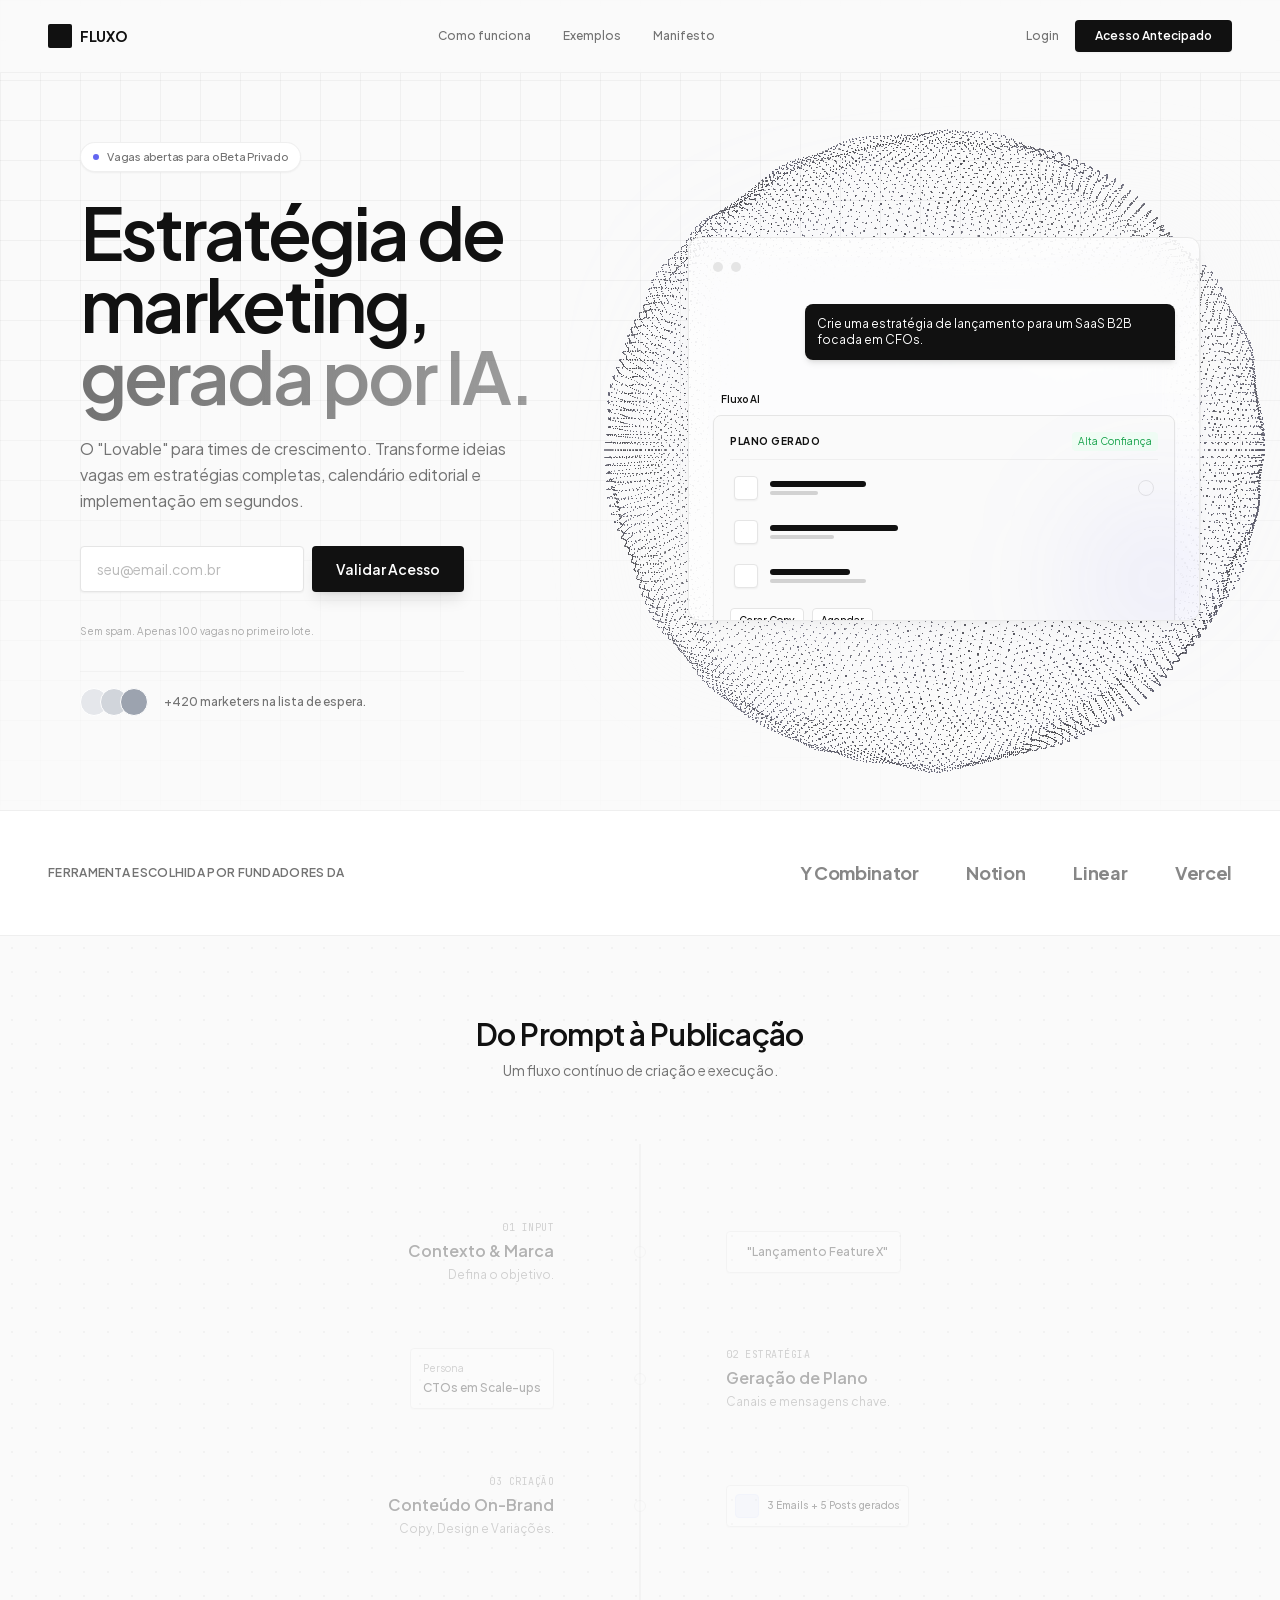
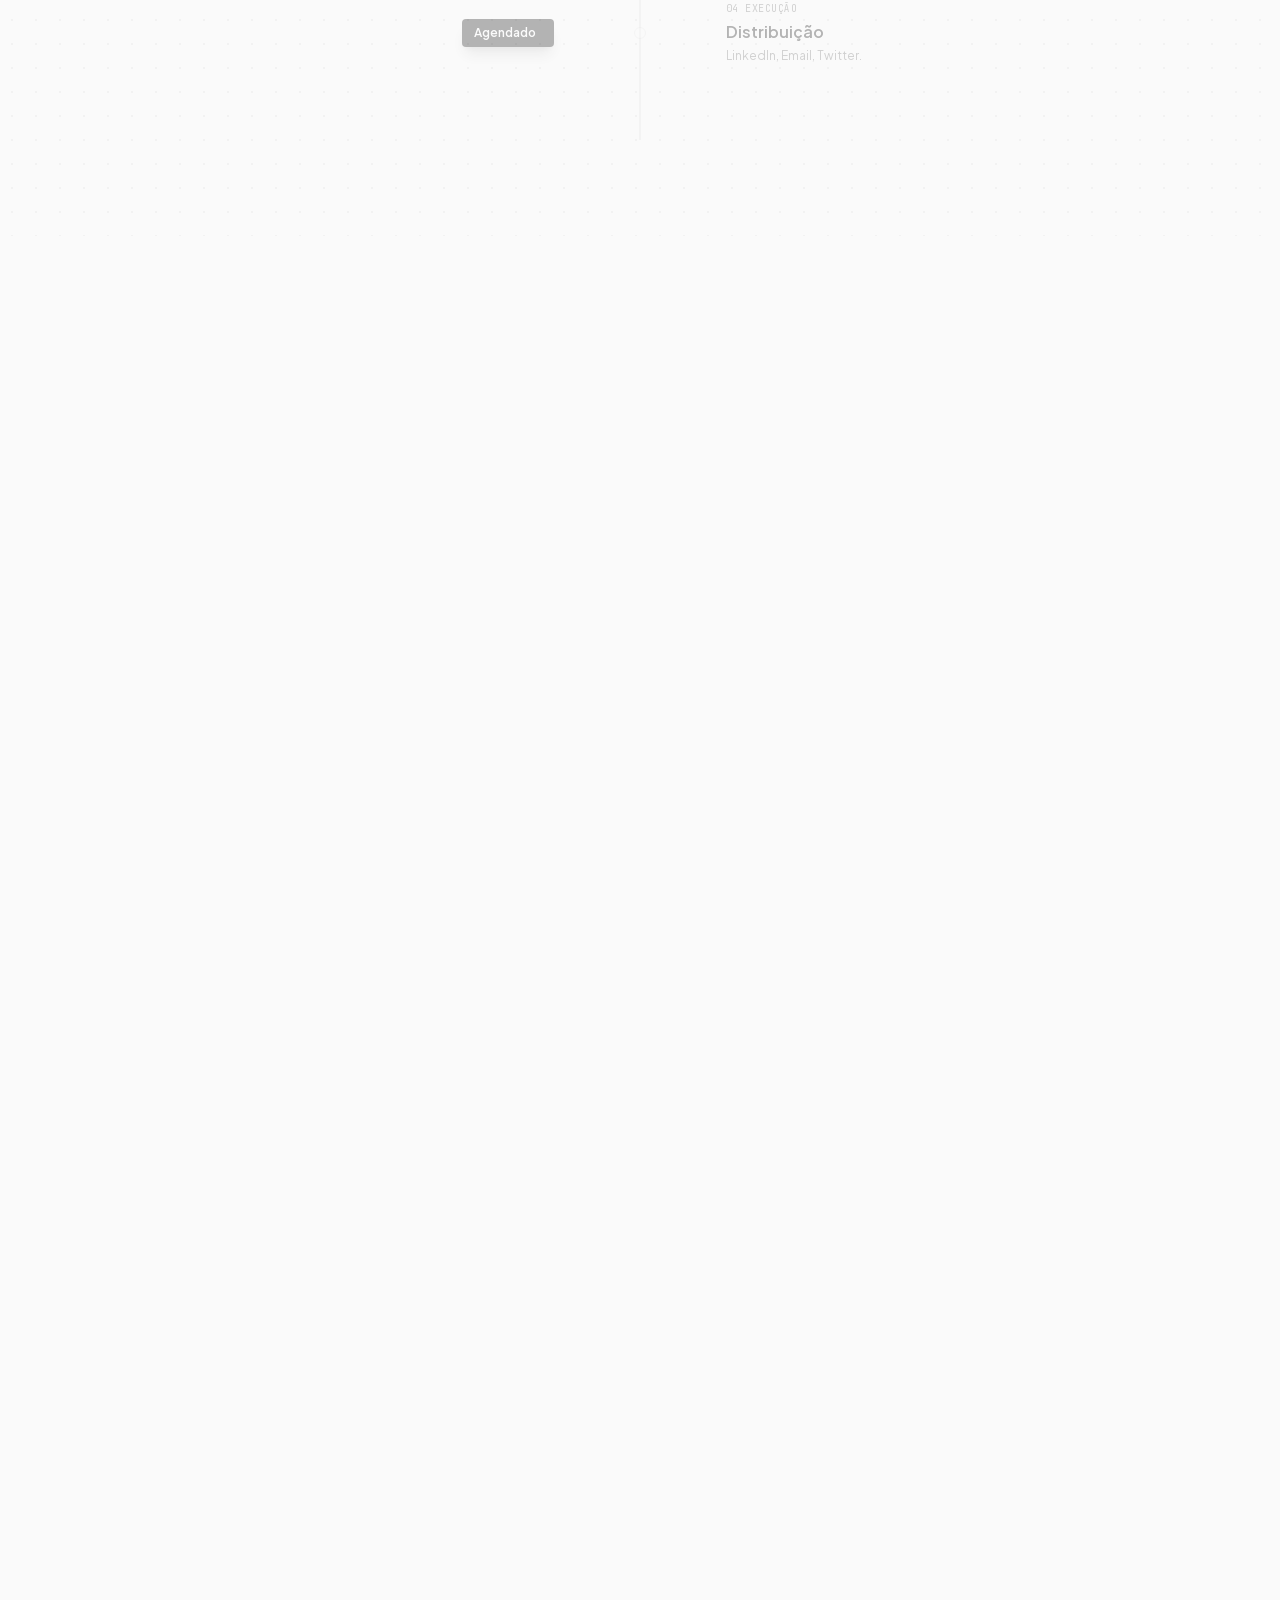
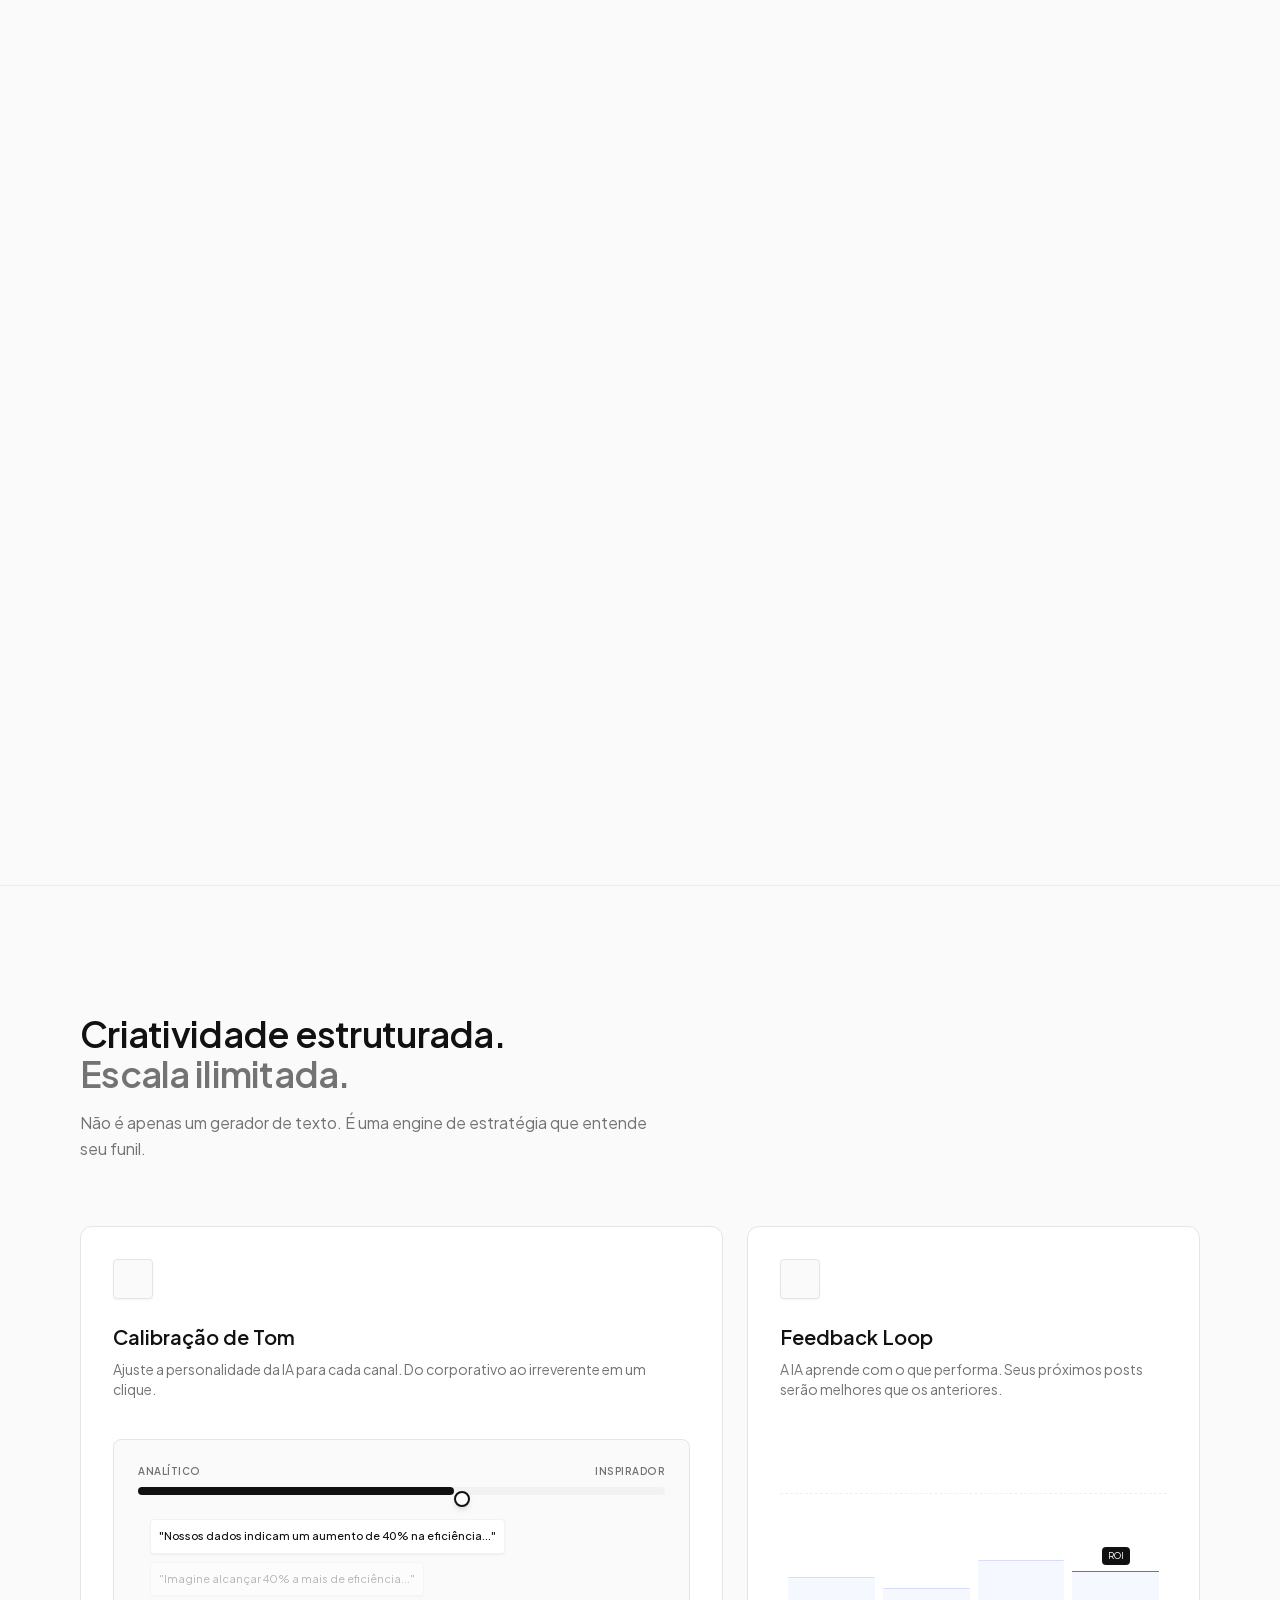
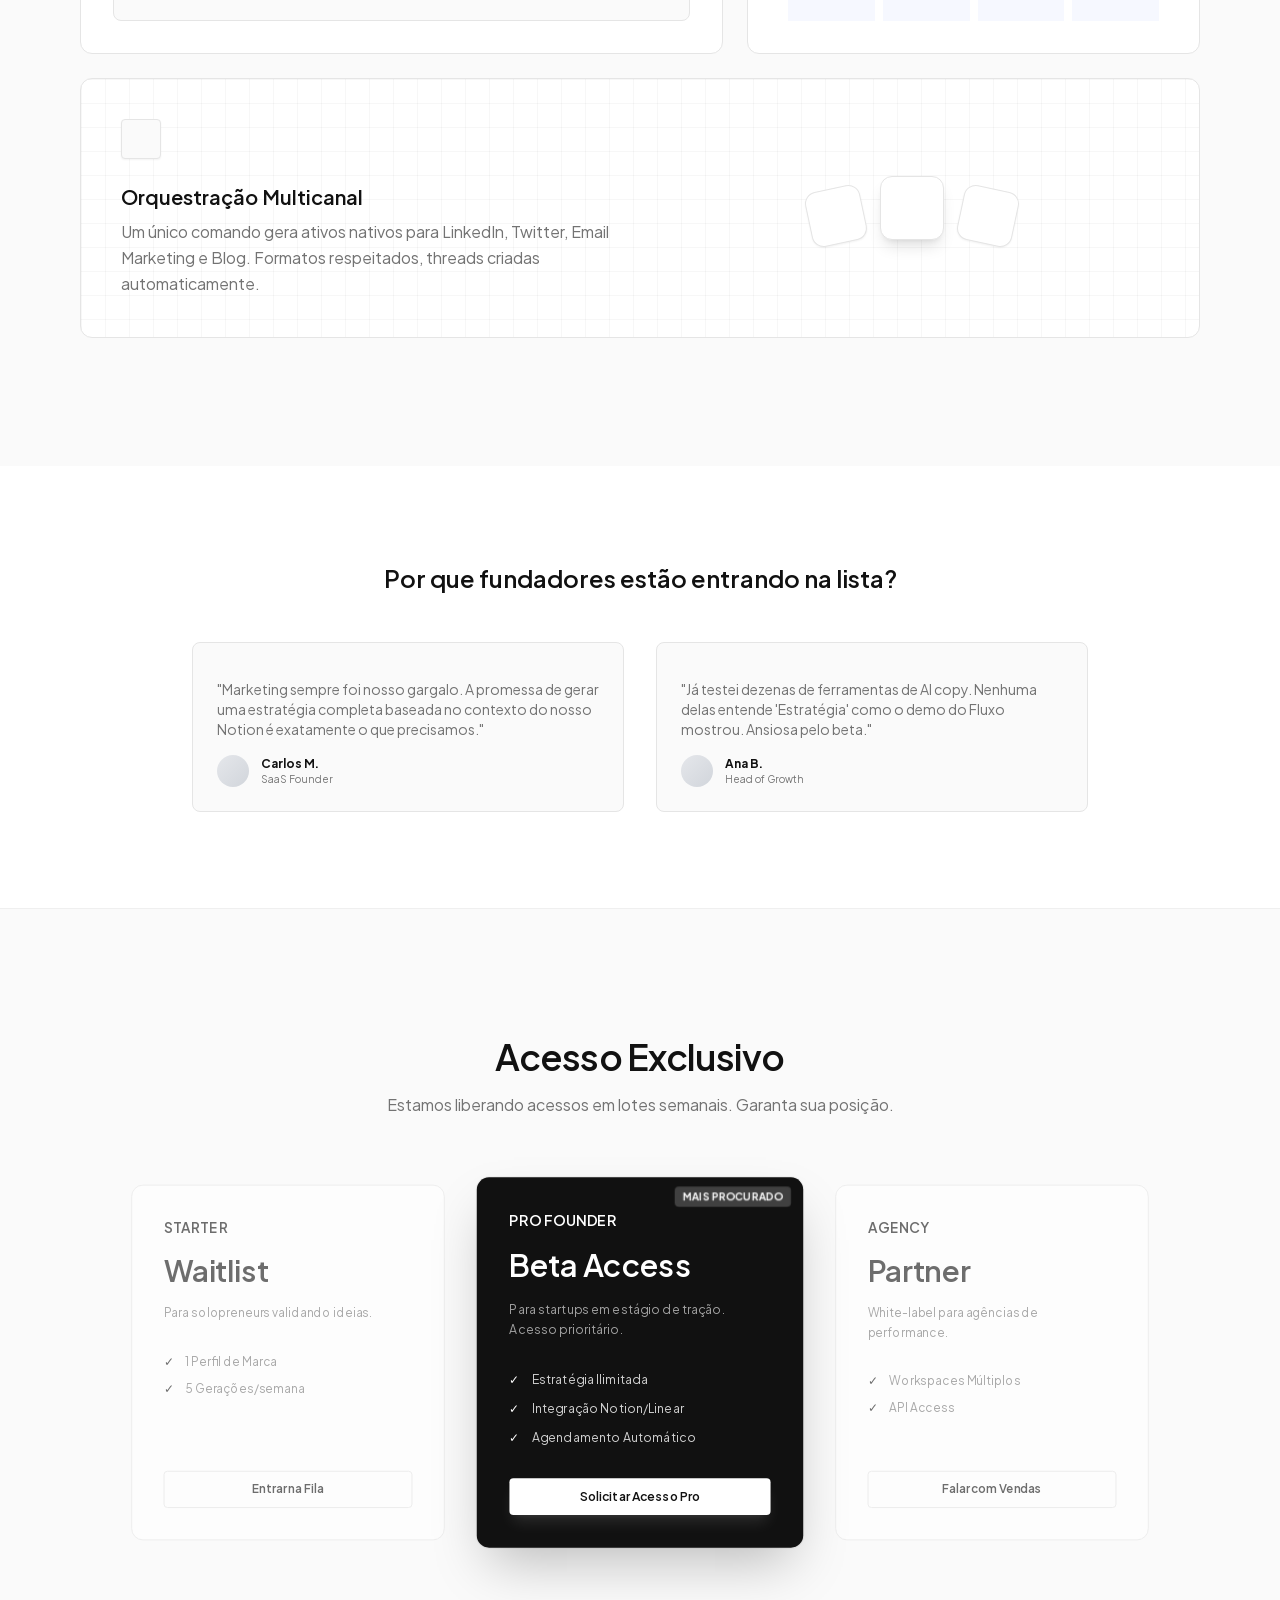
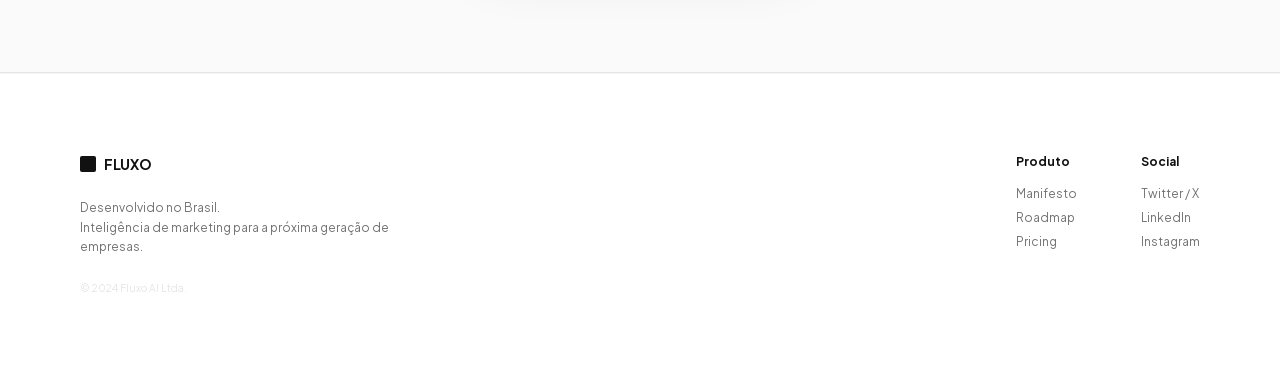
<file: Referencias/2_temas_claros/ai-marketing-56.aura.build/index.html>
<html lang="pt-BR"><head>
<script id="aura-supabase-token-firewall">(function () {
  if (window.__AURA_SUPABASE_FIREWALL__) return;
  window.__AURA_SUPABASE_FIREWALL__ = true;

  var SUPABASE_HOST = "hoirqrkdgbmvpwutwuwj.supabase.co";
  var BLOCKED_KEY_PATTERNS = [
    /^sb-[a-z0-9-]+-auth-token$/i,
    /^supabase\.auth\.token$/i
  ];

  function isBlockedStorageKey(key) {
    if (typeof key !== "string") return false;
    for (var i = 0; i < BLOCKED_KEY_PATTERNS.length; i++) {
      if (BLOCKED_KEY_PATTERNS[i].test(key)) return true;
    }
    return false;
  }

  function toAbsoluteUrl(input) {
    try {
      return new URL(input, window.location.href);
    } catch {
      return null;
    }
  }

  function isSupabaseDestination(input) {
    var parsed = toAbsoluteUrl(input);
    if (!parsed) return false;
    if (SUPABASE_HOST && parsed.host === SUPABASE_HOST) return true;
    return parsed.host.endsWith(".supabase.co");
  }

  function pathLooksSensitive(input) {
    var parsed = toAbsoluteUrl(input);
    if (!parsed) return false;
    return /^\/(auth|rest|functions)\/v1\//.test(parsed.pathname || "");
  }

  function headersContainAuth(headersLike) {
    if (!headersLike) return false;

    try {
      if (typeof Headers !== "undefined" && headersLike instanceof Headers) {
        return !!(headersLike.get("authorization") || headersLike.get("apikey"));
      }
    } catch {}

    if (Array.isArray(headersLike)) {
      for (var i = 0; i < headersLike.length; i++) {
        var pair = headersLike[i] || [];
        var name = String(pair[0] || "").toLowerCase();
        if (name === "authorization" || name === "apikey") return true;
      }
      return false;
    }

    if (typeof headersLike === "object") {
      var keys = Object.keys(headersLike);
      for (var j = 0; j < keys.length; j++) {
        var k = keys[j].toLowerCase();
        if (k === "authorization" || k === "apikey") return true;
      }
    }
    return false;
  }

  function requestLooksSensitive(input, init, extraHeaders) {
    var url = "";
    try {
      if (typeof input === "string") {
        url = input;
      } else if (input && typeof input.url === "string") {
        url = input.url;
      }
    } catch {}

    var headers =
      (init && init.headers) ||
      (input && input.headers) ||
      extraHeaders ||
      null;
    var hasAuthHeaders = headersContainAuth(headers);
    if (hasAuthHeaders) return true;

    if (!url) return false;
    if (isSupabaseDestination(url) && pathLooksSensitive(url)) return true;
    return false;
  }

  function patchStorage(storage, storageName) {
    if (!storage) return;
    var proto = Object.getPrototypeOf(storage);
    if (!proto || proto.__auraSupabaseFirewallPatched) return;

    var rawGetItem = proto.getItem;
    var rawSetItem = proto.setItem;
    var rawRemoveItem = proto.removeItem;
    var rawKey = proto.key;
    var rawLengthDescriptor = Object.getOwnPropertyDescriptor(proto, "length");
    var rawLengthGet = rawLengthDescriptor && rawLengthDescriptor.get;

    function getRawLength(instance) {
      try {
        if (rawLengthGet) return Number(rawLengthGet.call(instance) || 0);
      } catch {}
      try {
        return Number(instance.length || 0);
      } catch {}
      return 0;
    }

    function getVisibleKeys(instance) {
      var visible = [];
      var total = getRawLength(instance);
      for (var i = 0; i < total; i++) {
        var currentKey = rawKey.call(instance, i);
        if (currentKey && !isBlockedStorageKey(currentKey)) {
          visible.push(currentKey);
        }
      }
      return visible;
    }

    function maskBlockedKeyProperty(instance, keyName) {
      if (!keyName || !isBlockedStorageKey(keyName)) return;
      try {
        Object.defineProperty(instance, keyName, {
          configurable: true,
          enumerable: false,
          get: function () {
            return null;
          },
          set: function () {
            return true;
          }
        });
      } catch {}
    }

    function syncBlockedKeyProperties(instance) {
      var total = getRawLength(instance);
      for (var i = 0; i < total; i++) {
        var k = rawKey.call(instance, i);
        if (k) maskBlockedKeyProperty(instance, k);
      }
    }

    proto.getItem = function (key) {
      syncBlockedKeyProperties(this);
      if (isBlockedStorageKey(String(key))) return null;
      return rawGetItem.call(this, key);
    };

    proto.setItem = function (key, value) {
      if (isBlockedStorageKey(String(key))) return;
      return rawSetItem.call(this, key, value);
    };

    proto.removeItem = function (key) {
      if (isBlockedStorageKey(String(key))) return;
      return rawRemoveItem.call(this, key);
    };

    proto.key = function (index) {
      syncBlockedKeyProperties(this);
      var visible = getVisibleKeys(this);
      return visible[index] || null;
    };

    try {
      Object.defineProperty(proto, "length", {
        configurable: true,
        enumerable: false,
        get: function () {
          syncBlockedKeyProperties(this);
          return getVisibleKeys(this).length;
        }
      });
    } catch {}

    var proxyStorage = null;
    try {
      proxyStorage = new Proxy(storage, {
        get: function (target, prop) {
          if (typeof prop === "string" && isBlockedStorageKey(prop)) return null;
          if (prop === "length") return getVisibleKeys(target).length;
          if (prop === "key") {
            return function (index) {
              var visible = getVisibleKeys(target);
              return visible[index] || null;
            };
          }

          var value = target[prop];
          if (typeof value === "function") return value.bind(target);
          return value;
        },
        set: function (target, prop, value) {
          if (typeof prop === "string" && isBlockedStorageKey(prop)) return true;
          target[prop] = value;
          return true;
        },
        has: function (target, prop) {
          if (typeof prop === "string" && isBlockedStorageKey(prop)) return false;
          return prop in target;
        },
        ownKeys: function (target) {
          return getVisibleKeys(target);
        },
        getOwnPropertyDescriptor: function (target, prop) {
          if (typeof prop === "string" && isBlockedStorageKey(prop)) {
            return undefined;
          }
          if (prop === "length") {
            return {
              configurable: true,
              enumerable: false,
              value: getVisibleKeys(target).length,
              writable: false
            };
          }
          return Object.getOwnPropertyDescriptor(target, prop);
        }
      });
    } catch {}

    try {
      if (proxyStorage) {
        Object.defineProperty(window, storageName, {
          configurable: true,
          enumerable: true,
          get: function () {
            return proxyStorage;
          }
        });
      }
    } catch {}

    syncBlockedKeyProperties(storage);
    proto.__auraSupabaseFirewallPatched = true;
  }

  function patchCookieAccess() {
    try {
      var cookieDescriptor = Object.getOwnPropertyDescriptor(Document.prototype, "cookie");
      if (!cookieDescriptor || !cookieDescriptor.configurable) return;

      Object.defineProperty(document, "cookie", {
        configurable: true,
        enumerable: false,
        get: function () {
          return "";
        },
        set: function () {
          return true;
        }
      });
    } catch {}
  }

  function patchFetch() {
    if (typeof window.fetch !== "function") return;
    var rawFetch = window.fetch.bind(window);
    window.fetch = function (input, init) {
      if (requestLooksSensitive(input, init, null)) {
        return Promise.reject(new Error("Blocked by Aura security policy"));
      }
      return rawFetch(input, init);
    };
  }

  function patchXHR() {
    if (typeof XMLHttpRequest === "undefined") return;
    var rawOpen = XMLHttpRequest.prototype.open;
    var rawSetHeader = XMLHttpRequest.prototype.setRequestHeader;
    var rawSend = XMLHttpRequest.prototype.send;

    XMLHttpRequest.prototype.open = function (method, url) {
      this.__auraRequestUrl = String(url || "");
      this.__auraHeaders = {};
      return rawOpen.apply(this, arguments);
    };

    XMLHttpRequest.prototype.setRequestHeader = function (name, value) {
      if (!this.__auraHeaders) this.__auraHeaders = {};
      this.__auraHeaders[String(name || "").toLowerCase()] = String(value || "");
      return rawSetHeader.apply(this, arguments);
    };

    XMLHttpRequest.prototype.send = function () {
      if (requestLooksSensitive(this.__auraRequestUrl || "", null, this.__auraHeaders || null)) {
        throw new Error("Blocked by Aura security policy");
      }
      return rawSend.apply(this, arguments);
    };
  }

  function patchBeacon() {
    if (typeof navigator.sendBeacon !== "function") return;
    var rawBeacon = navigator.sendBeacon.bind(navigator);
    navigator.sendBeacon = function (url, data) {
      if (requestLooksSensitive(url, null, null)) return false;
      return rawBeacon(url, data);
    };
  }

  function patchWebSocket() {
    if (typeof WebSocket === "undefined") return;
    var RawWebSocket = WebSocket;
    window.WebSocket = function (url, protocols) {
      if (requestLooksSensitive(String(url || ""), null, null)) {
        throw new Error("Blocked by Aura security policy");
      }
      return new RawWebSocket(url, protocols);
    };
    window.WebSocket.prototype = RawWebSocket.prototype;
  }

  patchStorage(window.localStorage, "localStorage");
  patchStorage(window.sessionStorage, "sessionStorage");
  patchCookieAccess();
  patchFetch();
  patchXHR();
  patchBeacon();
  patchWebSocket();
})();</script><meta charset="utf-8"/>
<meta content="width=device-width, initial-scale=1.0" name="viewport"/>
<title>Fluxo | O "Lovable" para Estratégia de Marketing</title>
<!-- Fonts -->
<link href="https://fonts.googleapis.com" rel="preconnect"/>
<link crossorigin="" href="https://fonts.gstatic.com" rel="preconnect"/>
<link href="assets/css2_7d028f1edcf5.css" rel="stylesheet"/>
<!-- Tailwind & Icons -->
<script src="assets/resource_3fa48481346f.es"></script>
<script src="assets/iconify-icon_e19829e7f0e8.js"></script>
<script src="assets/three_0c6c900ec0e1.js"></script>
<script>
document.addEventListener('DOMContentLoaded', () => {
// Interaction logic for pricing cards
const cards = ['tier-starter', 'tier-pro', 'tier-agency'];
function updateState(selectedId) {
cards.forEach(id => {
const card = document.getElementById(id);
if (!card) return;
const isSelected = id === selectedId;
if (isSelected) {
card.classList.add('scale-[1.02]', 'shadow-2xl', 'z-10', 'ring-1', 'ring-obsidian/5', 'opacity-100');
card.classList.remove('scale-[0.98]', 'opacity-60', 'hover:shadow-xl');
if (id !== 'tier-pro') {
card.classList.add('border-obsidian');
card.classList.remove('border-border');
}
} else {
card.classList.remove('scale-[1.02]', 'shadow-2xl', 'z-10', 'border-obsidian', 'ring-1', 'ring-obsidian/5', 'opacity-100');
card.classList.add('border-border', 'opacity-60', 'scale-[0.98]');
}
});
}
cards.forEach(id => {
const card = document.getElementById(id);
if (card) {
card.addEventListener('click', () => updateState(id));
card.addEventListener('mouseenter', () => {
if (card.classList.contains('opacity-60')) {
card.classList.remove('opacity-60');
card.classList.add('opacity-90');
}
});
card.addEventListener('mouseleave', () => {
const isSelected = card.classList.contains('z-10');
if (!isSelected) {
card.classList.remove('opacity-90');
card.classList.add('opacity-60');
}
});
}
});
updateState('tier-pro');
});
</script>
<script>
tailwind.config = {
theme: {
extend: {
fontFamily: {
sans: ['"Plus Jakarta Sans"', 'Inter', 'sans-serif'],
mono: ['"JetBrains Mono"', 'monospace'],
},
colors: {
canvas: '#FAFAFA',
surface: '#FFFFFF',
obsidian: '#111111',
subtle: '#737373',
border: '#E5E5E5',
},
letterSpacing: {
tight: '-0.02em',
tighter: '-0.04em',
}
}
}
}
</script>
<style>
html { scroll-behavior: smooth; }
body { margin: 0; background-color: #FAFAFA; color: #111111; -webkit-font-smoothing: antialiased; overflow-x: hidden; }
.technical-grid {
background-size: 40px 40px;
background-image: linear-gradient(to right, rgba(0, 0, 0, 0.04) 1px, transparent 1px), linear-gradient(to bottom, rgba(0, 0, 0, 0.04) 1px, transparent 1px);
mask-image: linear-gradient(to bottom, black 30%, transparent 100%);
}
.premium-card {
background: #FFFFFF; border: 1px solid #EAEAEA;
box-shadow: 0 2px 4px rgba(0,0,0,0.02), 0 8px 16px -4px rgba(0,0,0,0.04);
transition: all 0.3s cubic-bezier(0.2, 0.8, 0.2, 1);
}
.premium-card:hover {
transform: translateY(-2px);
box-shadow: 0 4px 8px rgba(0,0,0,0.03), 0 12px 24px -6px rgba(0,0,0,0.06);
border-color: #D4D4D4;
}
@keyframes shimmer { 100% { transform: translateX(100%); } }
.shimmer-layer { transform: translateX(-100%); }
.group:hover .shimmer-layer { animation: shimmer 1.5s cubic-bezier(0.4, 0, 0.2, 1) infinite; }
.pricing-transition { transition: all 500ms cubic-bezier(0.22, 1, 0.36, 1); will-change: transform, opacity, box-shadow; }
</style><style data-scroll-fix="true">
        /* Scroll fixes for offline viewing */
        html, body {
            overflow: auto !important;
            overflow-x: hidden !important;
            height: auto !important;
            min-height: 100% !important;
            scroll-behavior: auto !important;
            opacity: 1 !important;
            visibility: visible !important;
        }
        
        /* Force visibility - many sites use JS animations for initial display */
        body, .wrapper, main, #__next, #app, .page, .content {
            opacity: 1 !important;
            visibility: visible !important;
            transform: none !important;
        }
        
        /* Disable loader/preloader overlays */
        .loader, .preloader, .loading, [class*="loader"], [class*="preloader"] {
            display: none !important;
            opacity: 0 !important;
        }
        
        /* Show elements that might be hidden for animation */
        .word-inner, .char, .line, [data-aos], [data-scroll],
        .hero-text span, .hero-fade, [class*="hero"] span {
            opacity: 1 !important;
            transform: none !important;
            visibility: visible !important;
        }
        
        /* Reset Tailwind animation utility classes */
        .translate-y-full, .translate-x-full, .-translate-y-full, .-translate-x-full,
        .translate-y-1\/2, .-translate-y-1\/2, .translate-y-\[100\%\], .translate-y-\[110\%\] {
            transform: none !important;
        }
        
        /* Force visibility on common hidden-for-animation patterns */
        .opacity-0, [class*="opacity-0"] {
            opacity: 1 !important;
        }
        
        /* Reset scale transforms used for animations */
        .scale-0, .scale-50, .scale-75 {
            transform: none !important;
        }
        
        html.lenis, html.lenis-smooth, 
        body.lenis, body.lenis-smooth,
        .lenis-wrapper, .lenis-content,
        [data-lenis-prevent], [data-scroll-container] {
            overflow: visible !important;
            height: auto !important;
        }
        
        /* Fix flex containers that might cut off content */
        body.flex.items-center,
        body.flex.justify-center {
            align-items: flex-start !important;
            min-height: 100vh;
            height: auto !important;
        }
        
        /* Ensure main content scrolls */
        main, #__next, #__nuxt, #app, .main-content {
            overflow: visible !important;
            height: auto !important;
        }
        </style></head>
<body class="w-full relative bg-canvas">
<!-- Fixed Backgrounds -->
<div class="fixed inset-0 z-0 technical-grid pointer-events-none"></div>
<div class="fixed inset-0 z-0 opacity-80" id="canvas-container"></div>
<!-- Navigation -->
<header class="fixed top-0 left-0 right-0 z-50 w-full px-6 py-5 md:px-12 flex justify-between items-center bg-canvas/90 backdrop-blur-md border-b border-border/50 transition-all duration-300">
<div class="flex items-center gap-2">
<div class="w-6 h-6 bg-obsidian text-white flex items-center justify-center rounded-sm">
<iconify-icon icon="solar:infinity-bold" width="16"></iconify-icon>
</div>
<span class="font-sans text-sm font-bold tracking-tight text-obsidian uppercase">Fluxo</span>
</div>
<nav class="hidden md:flex items-center gap-8">
<a class="font-sans text-xs font-medium text-subtle hover:text-obsidian transition-colors" href="#como-funciona">Como funciona</a>
<a class="font-sans text-xs font-medium text-subtle hover:text-obsidian transition-colors" href="#exemplos">Exemplos</a>
<a class="font-sans text-xs font-medium text-subtle hover:text-obsidian transition-colors" href="#manifesto">Manifesto</a>
</nav>
<div class="flex items-center gap-4">
<a class="hidden md:block font-sans text-xs font-medium text-subtle hover:text-obsidian transition-colors" href="#">Login</a>
<button class="group relative isolate overflow-hidden bg-obsidian text-white text-xs font-semibold px-5 py-2 rounded shadow-sm ring-1 ring-white/10 transition-all duration-300 hover:scale-[1.02] hover:shadow-lg focus:outline-none focus:ring-2 focus:ring-obsidian/20">
<div class="shimmer-layer absolute inset-0 bg-gradient-to-r from-transparent via-white/20 to-transparent z-10"></div>
<span class="relative z-20">Acesso Antecipado</span>
</button>
</div>
</header>
<!-- Content Wrapper -->
<div class="z-10 flex flex-col w-full relative">
<!-- HERO SECTION -->
<section class="relative min-h-[90vh] flex flex-col lg:flex-row items-center justify-between px-6 md:px-12 lg:px-20 pt-32 pb-20 gap-16">
<div class="max-w-2xl space-y-8 relative z-10">
<div class="space-y-6">
<div class="inline-flex items-center gap-2 px-3 py-1.5 rounded-full bg-white border border-border/60 shadow-sm backdrop-blur-sm">
<span class="w-1.5 h-1.5 rounded-full bg-indigo-500 animate-pulse"></span>
<span class="font-sans text-[11px] font-medium text-subtle tracking-tight">Vagas abertas para o Beta Privado</span>
</div>
<h1 class="font-sans text-5xl md:text-7xl font-semibold tracking-tighter text-obsidian leading-[0.95]"> 
                Estratégia de marketing, <br/>
<span class="text-subtle bg-clip-text text-transparent bg-gradient-to-r from-subtle to-obsidian/40">gerada por IA.</span>
</h1>
<p class="max-w-md font-sans text-base text-subtle leading-relaxed"> 
                O "Lovable" para times de crescimento. Transforme ideias vagas em estratégias completas, calendário editorial e implementação em segundos.
            </p>
</div>
<!-- Validation Form -->
<form class="max-w-sm flex flex-col sm:flex-row gap-2" onsubmit="event.preventDefault();">
<input class="flex-1 bg-white border border-border rounded px-4 py-3 text-sm text-obsidian placeholder-subtle/50 focus:outline-none focus:ring-2 focus:ring-obsidian/10 focus:border-obsidian transition-all shadow-sm" placeholder="seu@email.com.br" type="email"/>
<button class="bg-obsidian text-white px-6 py-3 rounded text-sm font-semibold hover:bg-black transition-colors shadow-lg shadow-obsidian/10 whitespace-nowrap" type="submit">
                Validar Acesso
            </button>
</form>
<p class="text-[10px] text-subtle/60">Sem spam. Apenas 100 vagas no primeiro lote.</p>
<!-- Social Proof Text -->
<div class="flex items-center gap-4 pt-4 border-t border-border/40 max-w-sm">
<div class="flex -space-x-2">
<div class="w-7 h-7 rounded-full border border-white bg-gray-200"></div>
<div class="w-7 h-7 rounded-full border border-white bg-gray-300"></div>
<div class="w-7 h-7 rounded-full border border-white bg-gray-400"></div>
</div>
<span class="text-xs font-medium text-subtle">+420 marketers na lista de espera.</span>
</div>
</div>
<!-- Visual -->
<div class="relative w-full max-w-lg aspect-square lg:aspect-[4/3] flex items-center justify-center">
<div class="absolute inset-0 bg-gradient-to-tr from-canvas via-indigo-500/5 to-canvas opacity-50 blur-3xl"></div>
<div class="premium-card w-full h-full p-6 relative overflow-hidden rounded-xl bg-white/80 backdrop-blur-xl">
<!-- Window Controls -->
<div class="flex gap-2 mb-6">
<div class="w-2.5 h-2.5 rounded-full bg-border"></div>
<div class="w-2.5 h-2.5 rounded-full bg-border"></div>
</div>
<!-- UI Mockup: Chat/Generative Interface -->
<div class="flex flex-col h-full relative">
<!-- Chat Message 1 (User) -->
<div class="self-end max-w-[80%] mb-6 transform translate-y-2 opacity-0 animate-[fadeInUp_0.5s_ease-out_forwards]">
<div class="bg-obsidian text-white text-xs p-3 rounded-l-lg rounded-tr-lg shadow-md">
                        Crie uma estratégia de lançamento para um SaaS B2B focada em CFOs.
                    </div>
</div>
<!-- Chat Message 2 (AI) -->
<div class="self-start w-full transform translate-y-4 opacity-0 animate-[fadeInUp_0.5s_ease-out_0.5s_forwards]">
<div class="flex items-center gap-2 mb-2">
<iconify-icon class="text-indigo-600" icon="solar:stars-minimalistic-linear"></iconify-icon>
<span class="text-[10px] font-semibold text-obsidian">Fluxo AI</span>
</div>
<div class="bg-canvas border border-border p-4 rounded-r-lg rounded-tl-lg shadow-sm space-y-4">
<!-- Generated Plan Visual -->
<div class="space-y-3">
<div class="flex items-center justify-between border-b border-border/50 pb-2">
<span class="text-[10px] font-bold text-obsidian uppercase tracking-wider">Plano Gerado</span>
<span class="text-[10px] text-green-600 bg-green-50 px-1.5 py-0.5 rounded">Alta Confiança</span>
</div>
<!-- Item 1 -->
<div class="flex gap-3 items-center group cursor-pointer hover:bg-gray-50 p-1 rounded transition-colors">
<div class="w-6 h-6 rounded flex items-center justify-center bg-white border border-border shadow-sm text-indigo-600">
<iconify-icon icon="solar:target-linear" width="14"></iconify-icon>
</div>
<div class="flex-1">
<div class="h-1.5 w-24 bg-obsidian rounded-full mb-1"></div>
<div class="h-1 w-12 bg-subtle/30 rounded-full"></div>
</div>
<div class="w-4 h-4 rounded-full border border-border flex items-center justify-center">
<iconify-icon class="text-subtle opacity-0 group-hover:opacity-100" icon="solar:check-read-linear" width="10"></iconify-icon>
</div>
</div>
<!-- Item 2 -->
<div class="flex gap-3 items-center group cursor-pointer hover:bg-gray-50 p-1 rounded transition-colors">
<div class="w-6 h-6 rounded flex items-center justify-center bg-white border border-border shadow-sm text-purple-600">
<iconify-icon icon="solar:calendar-linear" width="14"></iconify-icon>
</div>
<div class="flex-1">
<div class="h-1.5 w-32 bg-obsidian rounded-full mb-1"></div>
<div class="h-1 w-16 bg-subtle/30 rounded-full"></div>
</div>
</div>
<!-- Item 3 -->
<div class="flex gap-3 items-center group cursor-pointer hover:bg-gray-50 p-1 rounded transition-colors">
<div class="w-6 h-6 rounded flex items-center justify-center bg-white border border-border shadow-sm text-blue-600">
<iconify-icon icon="solar:pen-new-square-linear" width="14"></iconify-icon>
</div>
<div class="flex-1">
<div class="h-1.5 w-20 bg-obsidian rounded-full mb-1"></div>
<div class="h-1 w-24 bg-subtle/30 rounded-full"></div>
</div>
</div>
</div>
<div class="flex gap-2 mt-2">
<button class="text-[10px] font-medium border border-border px-2 py-1 rounded bg-white hover:bg-gray-50 transition-colors">Gerar Copy</button>
<button class="text-[10px] font-medium border border-border px-2 py-1 rounded bg-white hover:bg-gray-50 transition-colors">Agendar</button>
</div>
</div>
</div>
</div>
<!-- Floating Elements -->
<div class="absolute -bottom-10 -right-10 w-40 h-40 bg-indigo-500/10 blur-3xl rounded-full pointer-events-none"></div>
</div>
</div>
</section>
<!-- LOGOS -->
<section class="border-y border-border/60 py-12 bg-white">
<div class="max-w-7xl mx-auto px-6 md:px-12 flex flex-col md:flex-row items-center justify-between gap-8">
<p class="text-xs font-semibold text-subtle whitespace-nowrap md:w-auto w-full text-center md:text-left tracking-wide"> 
            FERRAMENTA ESCOLHIDA POR FUNDADORES DA
        </p>
<div class="flex flex-wrap justify-center md:justify-end gap-x-10 gap-y-6 opacity-50 grayscale hover:grayscale-0 transition-all duration-500">
<span class="font-sans text-lg font-bold text-obsidian tracking-tight flex items-center gap-2">
<iconify-icon icon="simple-icons:ycombinator" width="20"></iconify-icon> Y Combinator
            </span>
<span class="font-sans text-lg font-bold text-obsidian tracking-tight flex items-center gap-2">
<iconify-icon icon="simple-icons:notion" width="20"></iconify-icon> Notion
            </span>
<span class="font-sans text-lg font-bold text-obsidian tracking-tight flex items-center gap-2">
<iconify-icon icon="simple-icons:linear" width="20"></iconify-icon> Linear
            </span>
<span class="font-sans text-lg font-bold text-obsidian tracking-tight flex items-center gap-2">
<iconify-icon icon="simple-icons:vercel" width="20"></iconify-icon> Vercel
            </span>
</div>
</div>
</section>
<!-- LIFECYCLE SCROLL SECTION -->
<section class="relative w-full bg-canvas border-b border-border/60" id="como-funciona" style="height: 350vh;">
<div class="sticky top-0 left-0 w-full h-screen overflow-hidden flex flex-col items-center justify-center">
<div class="absolute inset-0 bg-[radial-gradient(#00000008_1px,transparent_1px)] [background-size:24px_24px] pointer-events-none"></div>
<div class="max-w-4xl w-full px-6 md:px-12 relative z-10 flex flex-col items-center h-full py-20">
<div class="text-center mb-12 shrink-0 opacity-0 transition-opacity duration-700" id="lifecycle-header">
<h2 class="font-sans text-2xl md:text-3xl font-semibold text-obsidian tracking-tight mb-2"> 
                    Do Prompt à Publicação 
                </h2>
<p class="text-subtle text-sm max-w-md mx-auto"> 
                    Um fluxo contínuo de criação e execução.
                </p>
</div>
<div class="relative w-full max-w-2xl flex-1 flex flex-col justify-center my-auto">
<!-- Line -->
<div class="absolute left-1/2 top-4 bottom-4 w-px bg-border/60 -translate-x-1/2"></div>
<div class="absolute left-1/2 top-4 w-px bg-obsidian -translate-x-1/2 transition-all duration-75 ease-linear h-0 max-h-[calc(100%-2rem)]" id="lifecycle-line"></div>
<div class="space-y-16 py-8 relative">
<!-- Step 1 -->
<div class="lifecycle-step group flex items-center justify-between w-full opacity-30 transition-all duration-500" data-threshold="0.1">
<div class="w-[42%] text-right pr-8">
<span class="font-mono text-[10px] text-subtle uppercase tracking-wider block mb-1"> 01 Input </span>
<h3 class="font-sans text-base font-semibold text-obsidian"> Contexto &amp; Marca </h3>
<p class="text-xs text-subtle mt-1 hidden md:block"> Defina o objetivo. </p>
</div>
<div class="relative shrink-0 z-10">
<div class="w-3 h-3 rounded-full border border-border bg-canvas group-[.active]:border-obsidian group-[.active]:bg-obsidian transition-colors duration-300"></div>
</div>
<div class="w-[42%] pl-8">
<div class="bg-white border border-border p-3 rounded shadow-sm inline-block">
<div class="flex items-center gap-2">
<iconify-icon class="text-subtle" icon="solar:chat-round-line-linear"></iconify-icon>
<span class="text-xs font-medium text-obsidian"> "Lançamento Feature X" </span>
</div>
</div>
</div>
</div>
<!-- Step 2 -->
<div class="lifecycle-step group flex items-center justify-between w-full opacity-30 transition-all duration-500" data-threshold="0.3">
<div class="w-[42%] text-right pr-8">
<div class="bg-white border border-border p-3 rounded shadow-sm inline-block text-left">
<span class="text-[10px] text-subtle block mb-1"> Persona </span>
<span class="text-xs font-medium text-obsidian"> CTOs em Scale-ups </span>
</div>
</div>
<div class="relative shrink-0 z-10">
<div class="w-3 h-3 rounded-full border border-border bg-canvas group-[.active]:border-obsidian group-[.active]:bg-obsidian transition-colors duration-300"></div>
</div>
<div class="w-[42%] pl-8">
<span class="font-mono text-[10px] text-subtle uppercase tracking-wider block mb-1"> 02 Estratégia </span>
<h3 class="font-sans text-base font-semibold text-obsidian"> Geração de Plano </h3>
<p class="text-xs text-subtle mt-1 hidden md:block"> Canais e mensagens chave. </p>
</div>
</div>
<!-- Step 3 -->
<div class="lifecycle-step group flex items-center justify-between w-full opacity-30 transition-all duration-500" data-threshold="0.5">
<div class="w-[42%] text-right pr-8">
<span class="font-mono text-[10px] text-subtle uppercase tracking-wider block mb-1"> 03 Criação </span>
<h3 class="font-sans text-base font-semibold text-obsidian"> Conteúdo On-Brand </h3>
<p class="text-xs text-subtle mt-1 hidden md:block"> Copy, Design e Variações. </p>
</div>
<div class="relative shrink-0 z-10">
<div class="w-3 h-3 rounded-full border border-border bg-canvas group-[.active]:border-obsidian group-[.active]:bg-obsidian transition-colors duration-300"></div>
</div>
<div class="w-[42%] pl-8">
<div class="bg-white border border-border p-2 rounded shadow-sm inline-flex items-center gap-2">
<div class="w-6 h-6 bg-indigo-50 rounded flex items-center justify-center border border-indigo-100">
<iconify-icon class="text-indigo-600" icon="solar:magic-stick-3-linear"></iconify-icon>
</div>
<div class="text-[10px] font-medium"> 3 Emails + 5 Posts gerados </div>
</div>
</div>
</div>
<!-- Step 4 -->
<div class="lifecycle-step group flex items-center justify-between w-full opacity-30 transition-all duration-500" data-threshold="0.75">
<div class="w-[42%] text-right pr-8">
<span class="inline-flex items-center gap-1.5 px-3 py-1.5 rounded bg-obsidian text-white text-xs font-semibold shadow-lg shadow-obsidian/20">
<span>Agendado</span>
<iconify-icon icon="solar:clock-circle-linear" width="12"></iconify-icon>
</span>
</div>
<div class="relative shrink-0 z-10">
<div class="w-3 h-3 rounded-full border border-border bg-canvas group-[.active]:border-obsidian group-[.active]:bg-obsidian transition-colors duration-300"></div>
</div>
<div class="w-[42%] pl-8">
<span class="font-mono text-[10px] text-subtle uppercase tracking-wider block mb-1"> 04 Execução </span>
<h3 class="font-sans text-base font-semibold text-obsidian"> Distribuição </h3>
<p class="text-xs text-subtle mt-1 hidden md:block"> LinkedIn, Email, Twitter. </p>
</div>
</div>
</div>
</div>
</div>
</div>
<script> 
    (function(){
        const section=document.getElementById('como-funciona');
        const header=document.getElementById('lifecycle-header');
        const line=document.getElementById('lifecycle-line');
        const steps=section.querySelectorAll('.lifecycle-step');
        function handleScroll(){
            if(!section)return;
            const rect=section.getBoundingClientRect();
            const viewH=window.innerHeight;
            const travelDistance=rect.height-viewH;
            const scrolled=-rect.top;
            let progress=scrolled/travelDistance;
            progress=Math.max(0,Math.min(1,progress));
            
            if(progress>0.02) header.style.opacity='1'; else header.style.opacity='0';
            line.style.height=(progress*100)+'%';
            
            steps.forEach(step=>{
                const t=parseFloat(step.dataset.threshold);
                if(progress>=t){
                    if(progress<t+0.15){
                        step.classList.add('active');
                        step.classList.replace('opacity-30','opacity-100');
                        step.style.transform='scale(1.05)';
                    }else{
                        step.classList.add('active');
                        step.classList.replace('opacity-30','opacity-50');
                        step.style.transform='scale(1)';
                    }
                }else{
                    step.classList.remove('active');
                    step.classList.replace('opacity-100','opacity-30');
                    step.classList.replace('opacity-50','opacity-30');
                    step.style.transform='scale(1)';
                }
            });
        };
        window.addEventListener('scroll',handleScroll,{passive:true});
        handleScroll();
    })(); 
    </script>
</section>
<!-- FEATURES GRID -->
<section class="py-32 px-6 md:px-12 lg:px-20 bg-canvas">
<div class="max-w-7xl mx-auto">
<div class="flex flex-col md:flex-row justify-between items-end mb-16 gap-8">
<div class="max-w-xl">
<h2 class="font-sans text-3xl md:text-4xl font-semibold text-obsidian tracking-tight mb-4"> 
                    Criatividade estruturada. <br/> <span class="text-subtle">Escala ilimitada.</span>
</h2>
<p class="text-subtle text-base leading-relaxed"> 
                    Não é apenas um gerador de texto. É uma engine de estratégia que entende seu funil.
                </p>
</div>
</div>
<div class="grid grid-cols-1 md:grid-cols-12 gap-6">
<!-- Card 1: Tom de Voz -->
<div class="md:col-span-7 group relative bg-white border border-border rounded-xl overflow-hidden hover:border-obsidian/30 transition-all duration-500">
<div class="relative z-10 p-8 h-full flex flex-col justify-between">
<div>
<div class="w-10 h-10 bg-canvas border border-border rounded flex items-center justify-center mb-6 text-obsidian shadow-sm">
<iconify-icon icon="solar:tuning-square-2-linear" width="20"></iconify-icon>
</div>
<h3 class="text-xl font-semibold text-obsidian mb-2"> Calibração de Tom </h3>
<p class="text-subtle text-sm"> Ajuste a personalidade da IA para cada canal. Do corporativo ao irreverente em um clique. </p>
</div>
<!-- Interactive Slider Visual -->
<div class="mt-10 bg-canvas border border-border rounded-lg p-6 select-none">
<div class="flex justify-between text-[10px] font-semibold text-subtle uppercase tracking-wider mb-2">
<span>Analítico</span>
<span>Inspirador</span>
</div>
<div class="relative h-2 bg-border/40 rounded-full mb-6">
<div class="absolute left-0 top-0 h-full w-[60%] bg-obsidian rounded-full"></div>
<div class="absolute left-[60%] top-1/2 -translate-y-1/2 w-4 h-4 bg-white border-2 border-obsidian rounded-full shadow-md cursor-pointer hover:scale-110 transition-transform"></div>
</div>
<div class="space-y-2">
<div class="flex gap-2">
<div class="w-1 h-full bg-border rounded"></div>
<p class="text-[11px] text-obsidian font-medium bg-white p-2 rounded border border-border/50 shadow-sm">
                                    "Nossos dados indicam um aumento de 40% na eficiência..."
                                </p>
</div>
<div class="flex gap-2 opacity-50">
<div class="w-1 h-full bg-border rounded"></div>
<p class="text-[11px] text-subtle bg-white p-2 rounded border border-border/50 shadow-sm">
                                    "Imagine alcançar 40% a mais de eficiência..."
                                </p>
</div>
</div>
</div>
</div>
</div>
<!-- Card 2: Analytics -->
<div class="md:col-span-5 group relative bg-white border border-border rounded-xl overflow-hidden hover:border-obsidian/30 transition-all duration-500 flex flex-col">
<div class="p-8 relative z-10 flex flex-col h-full">
<div class="w-10 h-10 bg-canvas border border-border rounded flex items-center justify-center mb-6 text-obsidian shadow-sm">
<iconify-icon icon="solar:graph-new-up-linear" width="20"></iconify-icon>
</div>
<h3 class="text-xl font-semibold text-obsidian mb-2"> Feedback Loop </h3>
<p class="text-sm text-subtle mb-8"> A IA aprende com o que performa. Seus próximos posts serão melhores que os anteriores. </p>
<!-- Graph Visual -->
<div class="mt-auto relative h-32 w-full border-t border-dashed border-border/60 pt-4 flex items-end justify-between px-2 gap-2">
<div class="w-full bg-indigo-50/50 rounded-t h-[40%] group-hover:h-[50%] transition-all duration-700 delay-0 relative"><div class="absolute top-0 w-full h-px bg-indigo-500/20"></div></div>
<div class="w-full bg-indigo-50/50 rounded-t h-[30%] group-hover:h-[60%] transition-all duration-700 delay-100 relative"><div class="absolute top-0 w-full h-px bg-indigo-500/20"></div></div>
<div class="w-full bg-indigo-50/50 rounded-t h-[55%] group-hover:h-[75%] transition-all duration-700 delay-200 relative"><div class="absolute top-0 w-full h-px bg-indigo-500/20"></div></div>
<div class="w-full bg-indigo-50/50 rounded-t h-[45%] group-hover:h-[85%] transition-all duration-700 delay-300 relative">
<div class="absolute -top-6 left-1/2 -translate-x-1/2 bg-obsidian text-white text-[9px] px-1.5 py-0.5 rounded opacity-0 group-hover:opacity-100 transition-opacity delay-500">ROI</div>
<div class="absolute top-0 w-full h-px bg-indigo-500"></div>
</div>
</div>
</div>
</div>
<!-- Card 3: Multi-channel -->
<div class="md:col-span-12 group relative bg-white border border-border rounded-xl overflow-hidden hover:border-obsidian/30 transition-all duration-500">
<div class="absolute inset-0 bg-[linear-gradient(to_right,#00000008_1px,transparent_1px),linear-gradient(to_bottom,#00000008_1px,transparent_1px)] bg-[size:24px_24px] opacity-0 group-hover:opacity-100 transition-opacity duration-700 pointer-events-none"></div>
<div class="p-10 flex flex-col md:flex-row items-center gap-12 relative z-10">
<div class="flex-1 max-w-lg">
<div class="w-10 h-10 bg-canvas border border-border rounded flex items-center justify-center mb-6 text-obsidian shadow-sm">
<iconify-icon icon="solar:layers-minimalistic-linear" width="20"></iconify-icon>
</div>
<h3 class="text-xl font-semibold text-obsidian mb-2"> Orquestração Multicanal </h3>
<p class="text-subtle leading-relaxed"> 
                            Um único comando gera ativos nativos para LinkedIn, Twitter, Email Marketing e Blog. Formatos respeitados, threads criadas automaticamente.
                        </p>
</div>
<!-- Icons Visual -->
<div class="flex-1 w-full flex items-center justify-center gap-4">
<div class="w-14 h-14 rounded-xl border border-border bg-white shadow-sm flex items-center justify-center transform -rotate-12 translate-y-2 group-hover:translate-y-0 transition-transform duration-500">
<iconify-icon class="text-[#0a66c2]" icon="simple-icons:linkedin" width="24"></iconify-icon>
</div>
<div class="w-16 h-16 rounded-xl border border-border bg-white shadow-lg flex items-center justify-center z-10">
<iconify-icon class="text-obsidian" icon="solar:rocket-2-linear" width="32"></iconify-icon>
</div>
<div class="w-14 h-14 rounded-xl border border-border bg-white shadow-sm flex items-center justify-center transform rotate-12 translate-y-2 group-hover:translate-y-0 transition-transform duration-500">
<iconify-icon class="text-red-500" icon="simple-icons:gmail" width="24"></iconify-icon>
</div>
</div>
</div>
</div>
</div>
</div>
</section>
<!-- SOCIAL PROOF / QUOTES -->
<section class="py-24 px-6 md:px-12 lg:px-20 border-b border-border/60 bg-white">
<div class="max-w-4xl mx-auto text-center">
<h2 class="font-sans text-2xl font-semibold text-obsidian mb-12">Por que fundadores estão entrando na lista?</h2>
<div class="grid md:grid-cols-2 gap-8 text-left">
<div class="p-6 rounded-lg bg-canvas border border-border hover:border-obsidian/20 transition-colors">
<div class="flex gap-1 text-orange-400 mb-3">
<iconify-icon icon="solar:star-bold" width="14"></iconify-icon>
<iconify-icon icon="solar:star-bold" width="14"></iconify-icon>
<iconify-icon icon="solar:star-bold" width="14"></iconify-icon>
<iconify-icon icon="solar:star-bold" width="14"></iconify-icon>
<iconify-icon icon="solar:star-bold" width="14"></iconify-icon>
</div>
<p class="text-sm text-subtle mb-4">"Marketing sempre foi nosso gargalo. A promessa de gerar uma estratégia completa baseada no contexto do nosso Notion é exatamente o que precisamos."</p>
<div class="flex items-center gap-3">
<div class="w-8 h-8 rounded-full bg-gradient-to-br from-gray-200 to-gray-300"></div>
<div>
<div class="text-xs font-bold text-obsidian">Carlos M.</div>
<div class="text-[10px] text-subtle">SaaS Founder</div>
</div>
</div>
</div>
<div class="p-6 rounded-lg bg-canvas border border-border hover:border-obsidian/20 transition-colors">
<div class="flex gap-1 text-orange-400 mb-3">
<iconify-icon icon="solar:star-bold" width="14"></iconify-icon>
<iconify-icon icon="solar:star-bold" width="14"></iconify-icon>
<iconify-icon icon="solar:star-bold" width="14"></iconify-icon>
<iconify-icon icon="solar:star-bold" width="14"></iconify-icon>
<iconify-icon icon="solar:star-bold" width="14"></iconify-icon>
</div>
<p class="text-sm text-subtle mb-4">"Já testei dezenas de ferramentas de AI copy. Nenhuma delas entende 'Estratégia' como o demo do Fluxo mostrou. Ansiosa pelo beta."</p>
<div class="flex items-center gap-3">
<div class="w-8 h-8 rounded-full bg-gradient-to-br from-gray-200 to-gray-300"></div>
<div>
<div class="text-xs font-bold text-obsidian">Ana B.</div>
<div class="text-[10px] text-subtle">Head of Growth</div>
</div>
</div>
</div>
</div>
</div>
</section>
<!-- PRICING / ACCESS -->
<section class="py-32 px-6 md:px-12 lg:px-20 border-b border-border bg-canvas">
<div class="max-w-5xl mx-auto">
<div class="text-center mb-16">
<h2 class="font-sans text-3xl md:text-4xl font-semibold text-obsidian tracking-tight mb-4"> 
                Acesso Exclusivo 
            </h2>
<p class="text-subtle text-base"> 
                Estamos liberando acessos em lotes semanais. Garanta sua posição.
            </p>
</div>
<div class="grid grid-cols-1 md:grid-cols-3 gap-8" id="pricing-grid">
<!-- Tier 1 -->
<div class="pricing-card group relative p-8 rounded-xl border border-border bg-white flex flex-col cursor-pointer transition-all duration-300" id="tier-starter">
<div class="mb-4 relative z-10">
<span class="font-semibold text-obsidian text-sm uppercase tracking-wide">Starter</span>
</div>
<div class="mb-4 flex items-baseline gap-1 relative z-10">
<span class="text-3xl font-semibold text-obsidian">Waitlist</span>
</div>
<p class="text-xs text-subtle mb-8 leading-relaxed relative z-10"> 
                    Para solopreneurs validando ideias.
                </p>
<ul class="space-y-3 mb-8 flex-1 relative z-10">
<li class="flex gap-3 text-xs text-subtle"> <span class="text-obsidian">✓</span> 1 Perfil de Marca </li>
<li class="flex gap-3 text-xs text-subtle"> <span class="text-obsidian">✓</span> 5 Gerações/semana </li>
</ul>
<button class="w-full py-2.5 rounded border border-border text-xs font-semibold text-obsidian bg-white hover:border-obsidian transition-all"> 
                    Entrar na Fila 
                </button>
</div>
<!-- Tier 2 (Focus) -->
<div class="pricing-card group relative p-8 rounded-xl bg-obsidian text-white shadow-2xl flex flex-col cursor-pointer scale-[1.02] z-10 ring-1 ring-white/10" id="tier-pro">
<div class="absolute top-0 right-0 p-3">
<span class="bg-white/20 text-[10px] font-bold px-2 py-1 rounded text-white backdrop-blur-sm">MAIS PROCURADO</span>
</div>
<div class="mb-4">
<span class="font-semibold text-sm uppercase tracking-wide">Pro Founder</span>
</div>
<div class="mb-4 flex items-baseline gap-1">
<span class="text-3xl font-semibold">Beta Access</span>
</div>
<p class="text-xs text-white/60 mb-8 leading-relaxed"> 
                    Para startups em estágio de tração. Acesso prioritário.
                </p>
<ul class="space-y-3 mb-8 flex-1">
<li class="flex gap-3 text-xs text-white/80"> <span class="text-white">✓</span> Estratégia Ilimitada </li>
<li class="flex gap-3 text-xs text-white/80"> <span class="text-white">✓</span> Integração Notion/Linear </li>
<li class="flex gap-3 text-xs text-white/80"> <span class="text-white">✓</span> Agendamento Automático </li>
</ul>
<button class="w-full py-2.5 rounded bg-white text-obsidian text-xs font-semibold hover:bg-gray-100 transition-all shadow-lg shadow-white/10"> 
                    Solicitar Acesso Pro 
                </button>
</div>
<!-- Tier 3 -->
<div class="pricing-card group relative p-8 rounded-xl border border-border bg-white flex flex-col cursor-pointer transition-all duration-300" id="tier-agency">
<div class="mb-4 relative z-10">
<span class="font-semibold text-obsidian text-sm uppercase tracking-wide">Agency</span>
</div>
<div class="mb-4 flex items-baseline gap-1 relative z-10">
<span class="text-3xl font-semibold text-obsidian">Partner</span>
</div>
<p class="text-xs text-subtle mb-8 leading-relaxed relative z-10"> 
                    White-label para agências de performance.
                </p>
<ul class="space-y-3 mb-8 flex-1 relative z-10">
<li class="flex gap-3 text-xs text-subtle"> <span class="text-obsidian">✓</span> Workspaces Múltiplos </li>
<li class="flex gap-3 text-xs text-subtle"> <span class="text-obsidian">✓</span> API Access </li>
</ul>
<button class="w-full py-2.5 rounded border border-border text-xs font-semibold text-obsidian bg-white hover:border-obsidian transition-all"> 
                    Falar com Vendas 
                </button>
</div>
</div>
</div>
</section>
<!-- FOOTER -->
<footer class="bg-white py-20 px-6 md:px-12 lg:px-20 border-t border-border/40">
<div class="max-w-7xl mx-auto flex flex-col md:flex-row justify-between gap-12">
<div class="max-w-xs space-y-6">
<div class="flex items-center gap-2">
<div class="w-4 h-4 bg-obsidian text-white flex items-center justify-center rounded-sm text-[8px]">
<iconify-icon icon="solar:infinity-bold"></iconify-icon>
</div>
<span class="font-bold text-sm tracking-tight text-obsidian uppercase">Fluxo</span>
</div>
<p class="text-xs text-subtle leading-relaxed"> 
                Desenvolvido no Brasil. <br/> Inteligência de marketing para a próxima geração de empresas. 
            </p>
<div class="text-[10px] text-border text-subtle"> © 2024 Fluxo AI Ltda. </div>
</div>
<div class="flex gap-16">
<div class="space-y-4">
<h4 class="text-xs font-bold text-obsidian">Produto</h4>
<ul class="space-y-2 text-xs text-subtle">
<li><a class="hover:text-obsidian" href="#">Manifesto</a></li>
<li><a class="hover:text-obsidian" href="#">Roadmap</a></li>
<li><a class="hover:text-obsidian" href="#">Pricing</a></li>
</ul>
</div>
<div class="space-y-4">
<h4 class="text-xs font-bold text-obsidian">Social</h4>
<ul class="space-y-2 text-xs text-subtle">
<li><a class="hover:text-obsidian" href="#">Twitter / X</a></li>
<li><a class="hover:text-obsidian" href="#">LinkedIn</a></li>
<li><a class="hover:text-obsidian" href="#">Instagram</a></li>
</ul>
</div>
</div>
</div>
</footer>
</div>
<!-- Three.js Visuals (Subtle Particles) -->
<script id="vertexShader" type="x-shader/x-vertex"> 
uniform float uTime; uniform float uDistortion; uniform float uSize; uniform vec2 uMouse; varying float vNoise; 
vec3 mod289(vec3 x) { return x - floor(x * (1.0 / 289.0)) * 289.0; } 
vec4 mod289(vec4 x) { return x - floor(x * (1.0 / 289.0)) * 289.0; } 
vec4 permute(vec4 x) { return mod289(((x*34.0)+1.0)*x); } 
vec4 taylorInvSqrt(vec4 r) { return 1.79284291400159 - 0.85373472095314 * r; } 
float snoise(vec3 v) { const vec2 C = vec2(1.0/6.0, 1.0/3.0) ; const vec4 D = vec4(0.0, 0.5, 1.0, 2.0); vec3 i = floor(v + dot(v, C.yyy) ); vec3 x0 = v - i + dot(i, C.xxx) ; vec3 g = step(x0.yzx, x0.xyz); vec3 l = 1.0 - g; vec3 i1 = min( g.xyz, l.zxy ); vec3 i2 = max( g.xyz, l.zxy ); vec3 x1 = x0 - i1 + 1.0 * C.xxx; vec3 x2 = x0 - i2 + 2.0 * C.xxx; vec3 x3 = x0 - 1.0 + 3.0 * C.xxx; i = mod289(i); vec4 p = permute( permute( permute( i.z + vec4(0.0, i1.z, i2.z, 1.0 )) + i.y + vec4(0.0, i1.y, i2.y, 1.0 )) + i.x + vec4(0.0, i1.x, i2.x, 1.0 )); float n_ = 1.0/7.0; vec3 ns = n_ * D.wyz - D.xzx; vec4 j = p - 49.0 * floor(p * ns.z *ns.z); vec4 x_ = floor(j * ns.z); vec4 y_ = floor(j - 7.0 * x_ ); vec4 x = x_ *ns.x + ns.yyyy; vec4 y = y_ *ns.x + ns.yyyy; vec4 h = 1.0 - abs(x) - abs(y); vec4 b0 = vec4( x.xy, y.xy ); vec4 b1 = vec4( x.zw, y.zw ); vec4 s0 = floor(b0)*2.0 + 1.0; vec4 s1 = floor(b1)*2.0 + 1.0; vec4 sh = -step(h, vec4(0.0)); vec4 a0 = b0.xzyw + s0.xzyw*sh.xxyy ; vec4 a1 = b1.xzyw + s1.xzyw*sh.zzww ; vec3 p0 = vec3(a0.xy,h.x); vec3 p1 = vec3(a0.zw,h.y); vec3 p2 = vec3(a1.xy,h.z); vec3 p3 = vec3(a1.zw,h.w); vec4 norm = taylorInvSqrt(vec4(dot(p0,p0), dot(p1,p1), dot(p2, p2), dot(p3,p3))); p0 *= norm.x; p1 *= norm.y; p2 *= norm.z; p3 *= norm.w; vec4 m = max(0.6 - vec4(dot(x0,x0), dot(x1,x1), dot(x2,x2), dot(x3,x3)), 0.0); m = m * m; return 42.0 * dot( m*m, vec4( dot(p0,x0), dot(p1,x1), dot(p2,x2), dot(p3,x3) ) ); } 
void main() { vec3 pos = position; float noise = snoise(vec3(pos.x * 0.5 + uTime * 0.15, pos.y * 0.5, pos.z * 0.5)); vNoise = noise; vec3 newPos = pos + (normal * noise * uDistortion); float dist = distance(uMouse * 10.0, newPos.xy); float interaction = smoothstep(6.0, 0.0, dist); newPos.z += interaction * 1.5; vec4 mvPosition = modelViewMatrix * vec4(newPos, 1.0); gl_Position = projectionMatrix * mvPosition; gl_PointSize = uSize * (20.0 / -mvPosition.z); } 
</script>
<script id="fragmentShader" type="x-shader/x-fragment"> 
uniform vec3 uColor; varying float vNoise; 
void main() { vec2 center = gl_PointCoord - vec2(0.5); float dist = length(center); if (dist > 0.45) discard; float alpha = 1.0; vec3 color1 = uColor; vec3 color2 = vec3(0.3, 0.3, 0.4); vec3 finalColor = mix(color1, color2, vNoise * 0.5 + 0.5); gl_FragColor = vec4(finalColor, alpha); } 
</script>
<script> 
const container = document.getElementById('canvas-container'); 
const scene = new THREE.Scene(); 
scene.fog = new THREE.FogExp2(0xF5F5F7, 0.04); 
const camera = new THREE.PerspectiveCamera(45, window.innerWidth / window.innerHeight, 0.1, 100); 
camera.position.set(0, 0, 20); 
const renderer = new THREE.WebGLRenderer({ antialias: true, alpha: true }); 
renderer.setSize(window.innerWidth, window.innerHeight); 
renderer.setPixelRatio(Math.min(window.devicePixelRatio, 2)); 
container.appendChild(renderer.domElement); 
const objectGroup = new THREE.Group(); 
scene.add(objectGroup); 
// Using a slightly tighter sphere for a more "Product" feel
const geometry = new THREE.IcosahedronGeometry(7, 40); 
const uniforms = { uTime: { value: 0 }, uDistortion: { value: 0.15 }, uSize: { value: 1.6 }, uColor: { value: new THREE.Color('#111111') }, uMouse: { value: new THREE.Vector2(0, 0) } }; 
const material = new THREE.ShaderMaterial({ vertexShader: document.getElementById('vertexShader').textContent, fragmentShader: document.getElementById('fragmentShader').textContent, uniforms: uniforms, transparent: true, blending: THREE.NormalBlending }); 
const points = new THREE.Points(geometry, material); 
objectGroup.add(points); 
let time = 0; let mouseX = 0, mouseY = 0; 
document.addEventListener('mousemove', (e) => { mouseX = (e.clientX / window.innerWidth) * 2 - 1; mouseY = -(e.clientY / window.innerHeight) * 2 + 1; uniforms.uMouse.value.x += (mouseX - uniforms.uMouse.value.x) * 0.03; uniforms.uMouse.value.y += (mouseY - uniforms.uMouse.value.y) * 0.03; }); 
function adjustLayout() { const w = window.innerWidth; if(w < 1024) { objectGroup.position.set(0, 2, -10); objectGroup.scale.set(0.6, 0.6, 0.6); } else { objectGroup.position.set(5, 0, 0); objectGroup.scale.set(0.8, 0.8, 0.8); } } 
window.addEventListener('resize', () => { camera.aspect = window.innerWidth / window.innerHeight; camera.updateProjectionMatrix(); renderer.setSize(window.innerWidth, window.innerHeight); adjustLayout(); }); 
adjustLayout(); 
function animate() { requestAnimationFrame(animate); time += 0.005; objectGroup.rotation.y = time * 0.1; uniforms.uTime.value = time; renderer.render(scene, camera); } 
animate(); 
</script>
<script data-img-fallback-handler="">!function(){var f=["https://hoirqrkdgbmvpwutwuwj.supabase.co/storage/v1/object/public/assets/assets/917d6f93-fb36-439a-8c48-884b67b35381_1600w.jpg","https://hoirqrkdgbmvpwutwuwj.supabase.co/storage/v1/object/public/assets/assets/4734259a-bad7-422f-981e-ce01e79184f2_1600w.jpg","https://hoirqrkdgbmvpwutwuwj.supabase.co/storage/v1/object/public/assets/assets/c543a9e1-f226-4ced-80b0-feb8445a75b9_1600w.jpg","https://hoirqrkdgbmvpwutwuwj.supabase.co/storage/v1/object/public/assets/assets/5bab247f-35d9-400d-a82b-fd87cfe913d2_1600w.webp","https://hoirqrkdgbmvpwutwuwj.supabase.co/storage/v1/object/public/assets/assets/30104e3c-5eea-4b93-93e9-5313698a7156_1600w.webp"],h=new Set;function g(s){for(var x=0,i=0;i<s.length;i++)x=(x<<5)-x+s.charCodeAt(i)|0;return f[Math.abs(x)%f.length]}function r(t){var s=t.src;if(s&&!h.has(s)){h.add(s);t.src=g(s)}}window.addEventListener("error",function(e){var t=e.target;if(t&&t.tagName==="IMG")r(t)},!0);function c(){document.querySelectorAll("img").forEach(function(i){if(i.complete&&!i.naturalWidth&&i.src)r(i)})}if(document.readyState==="loading")document.addEventListener("DOMContentLoaded",c);else c()}()</script></body></html>
</file>
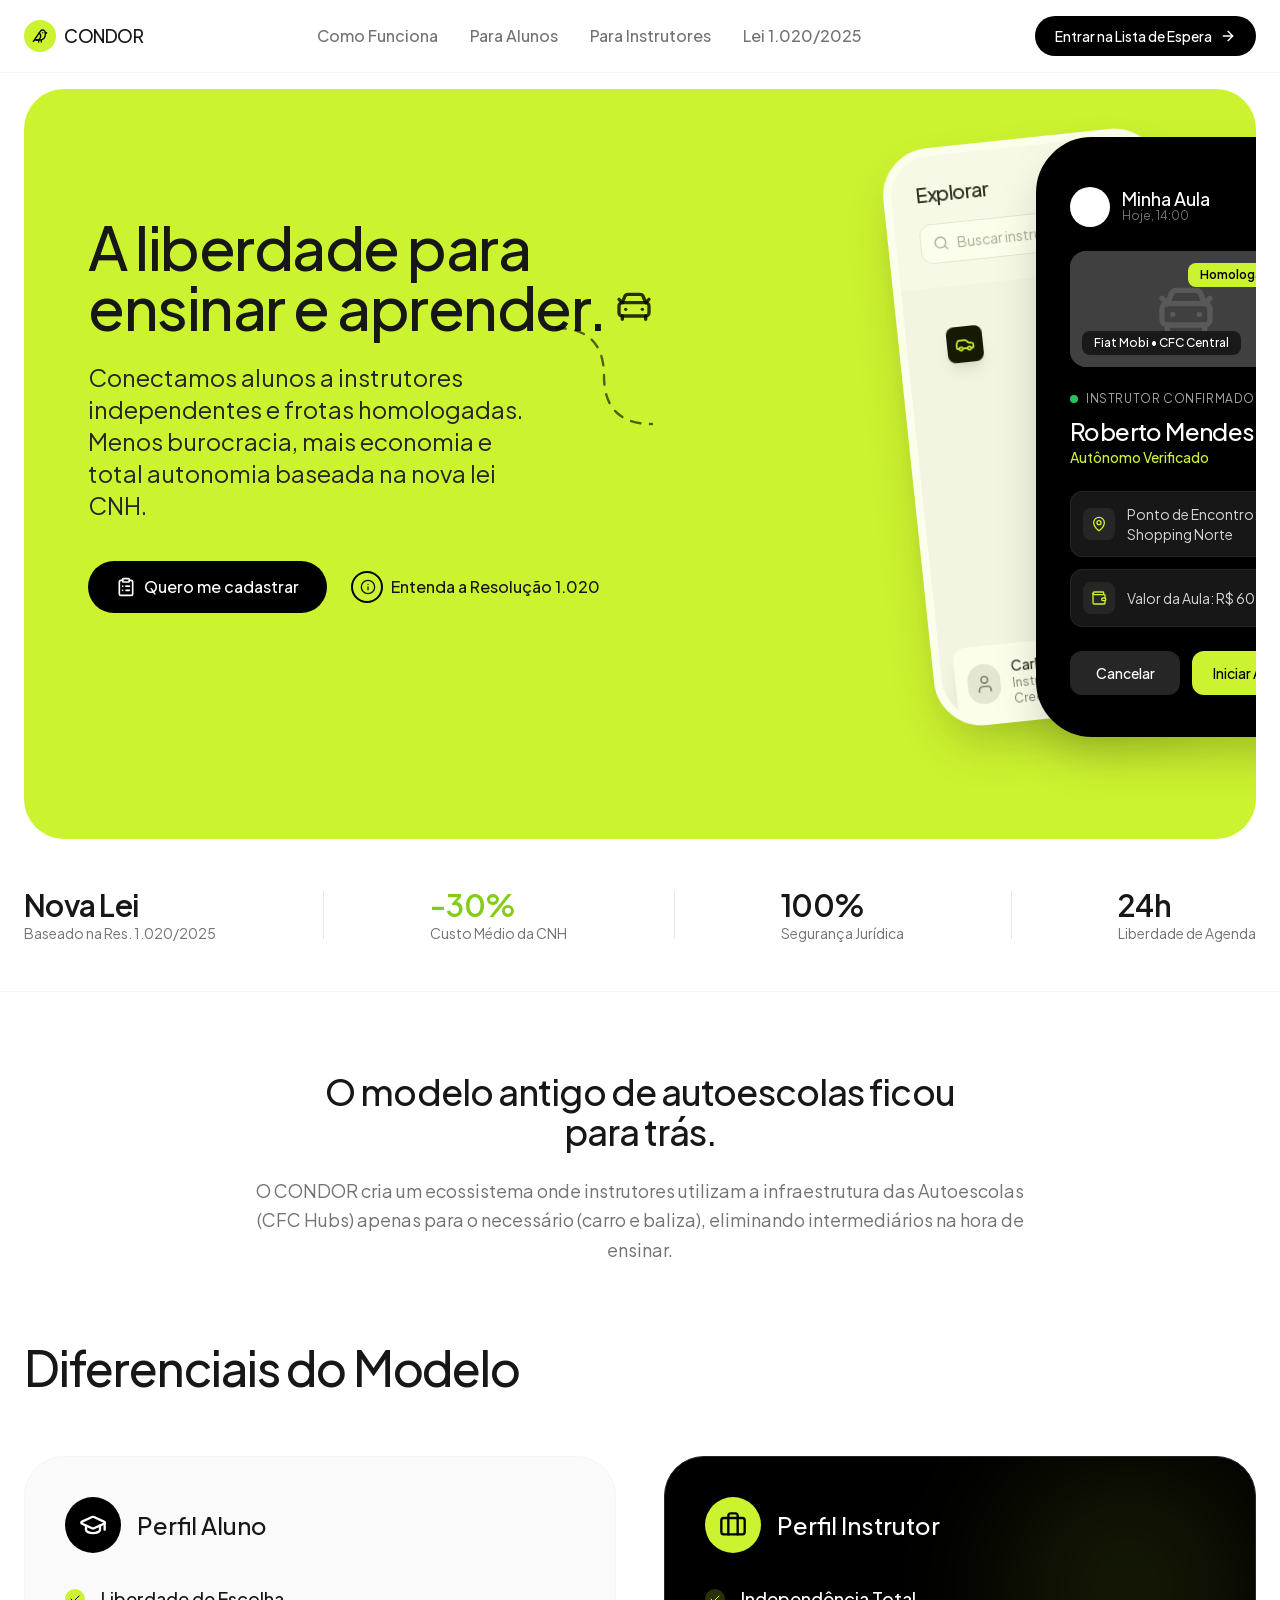
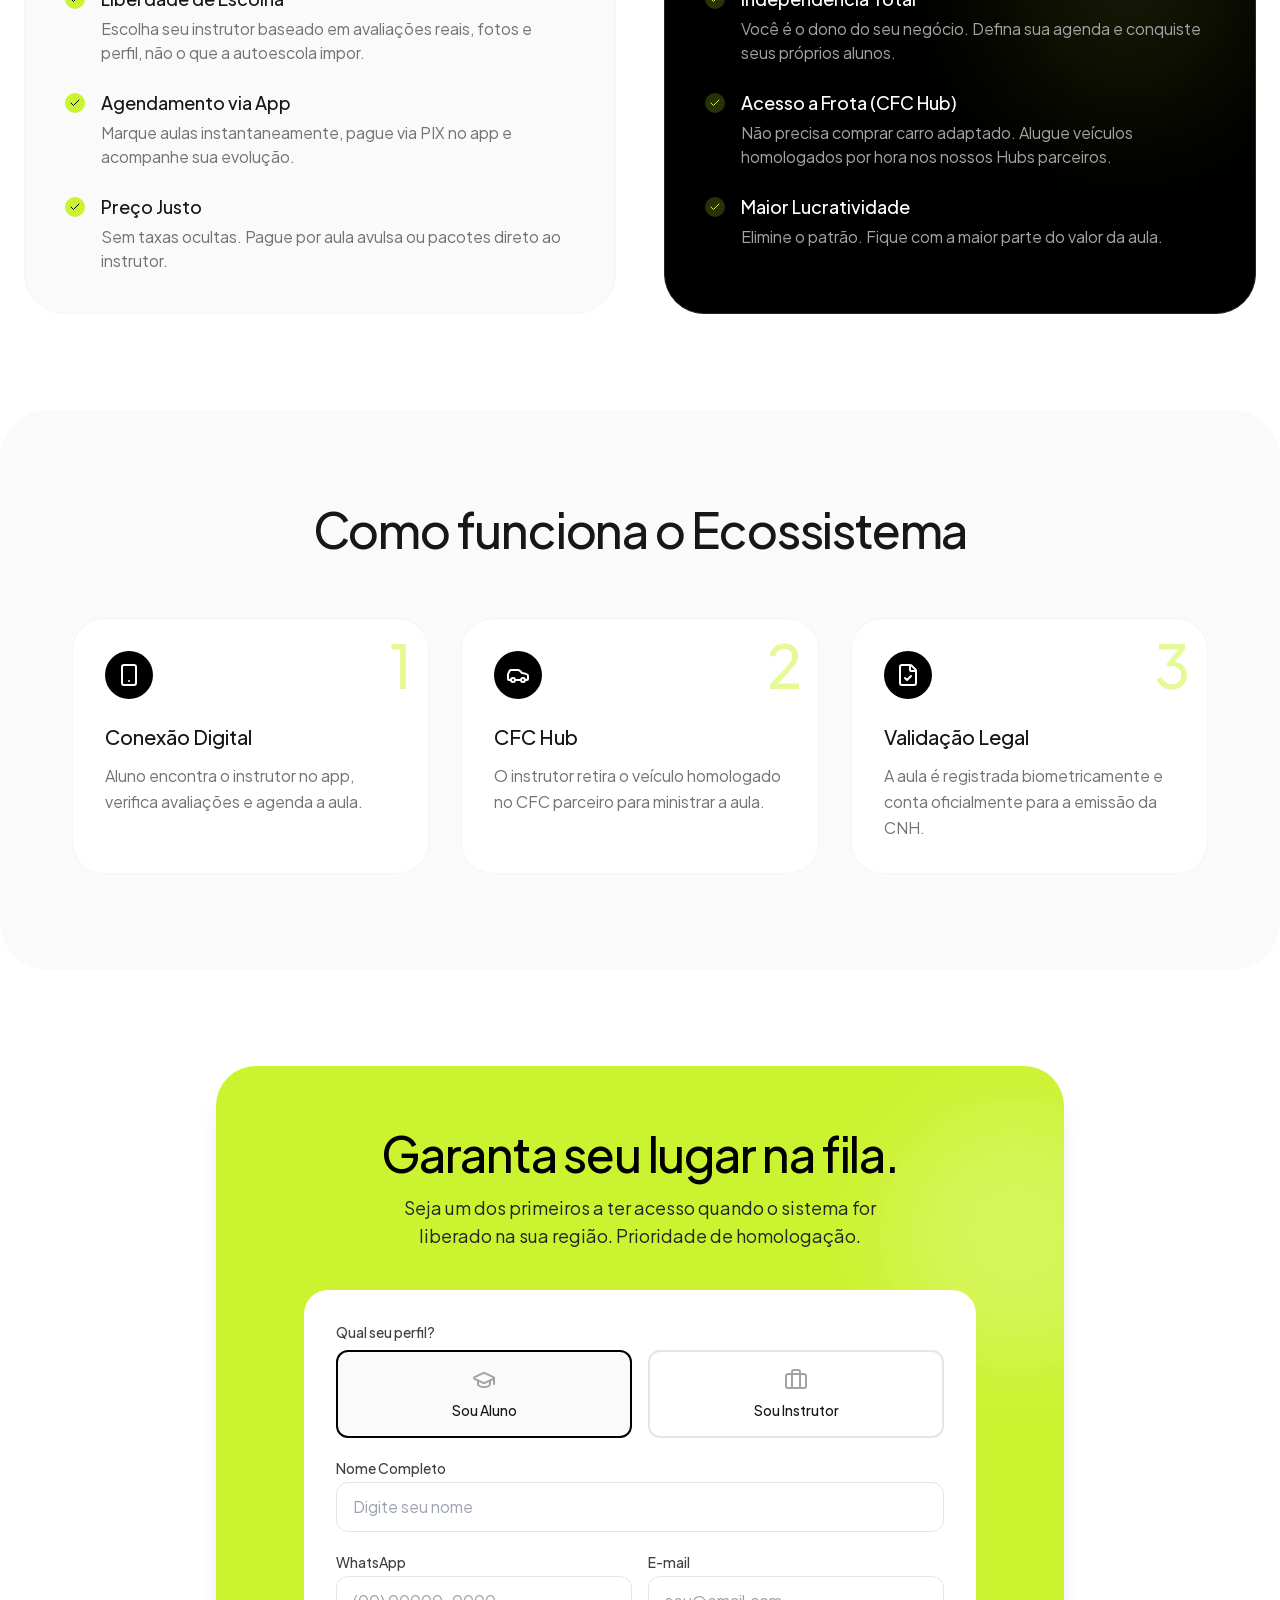
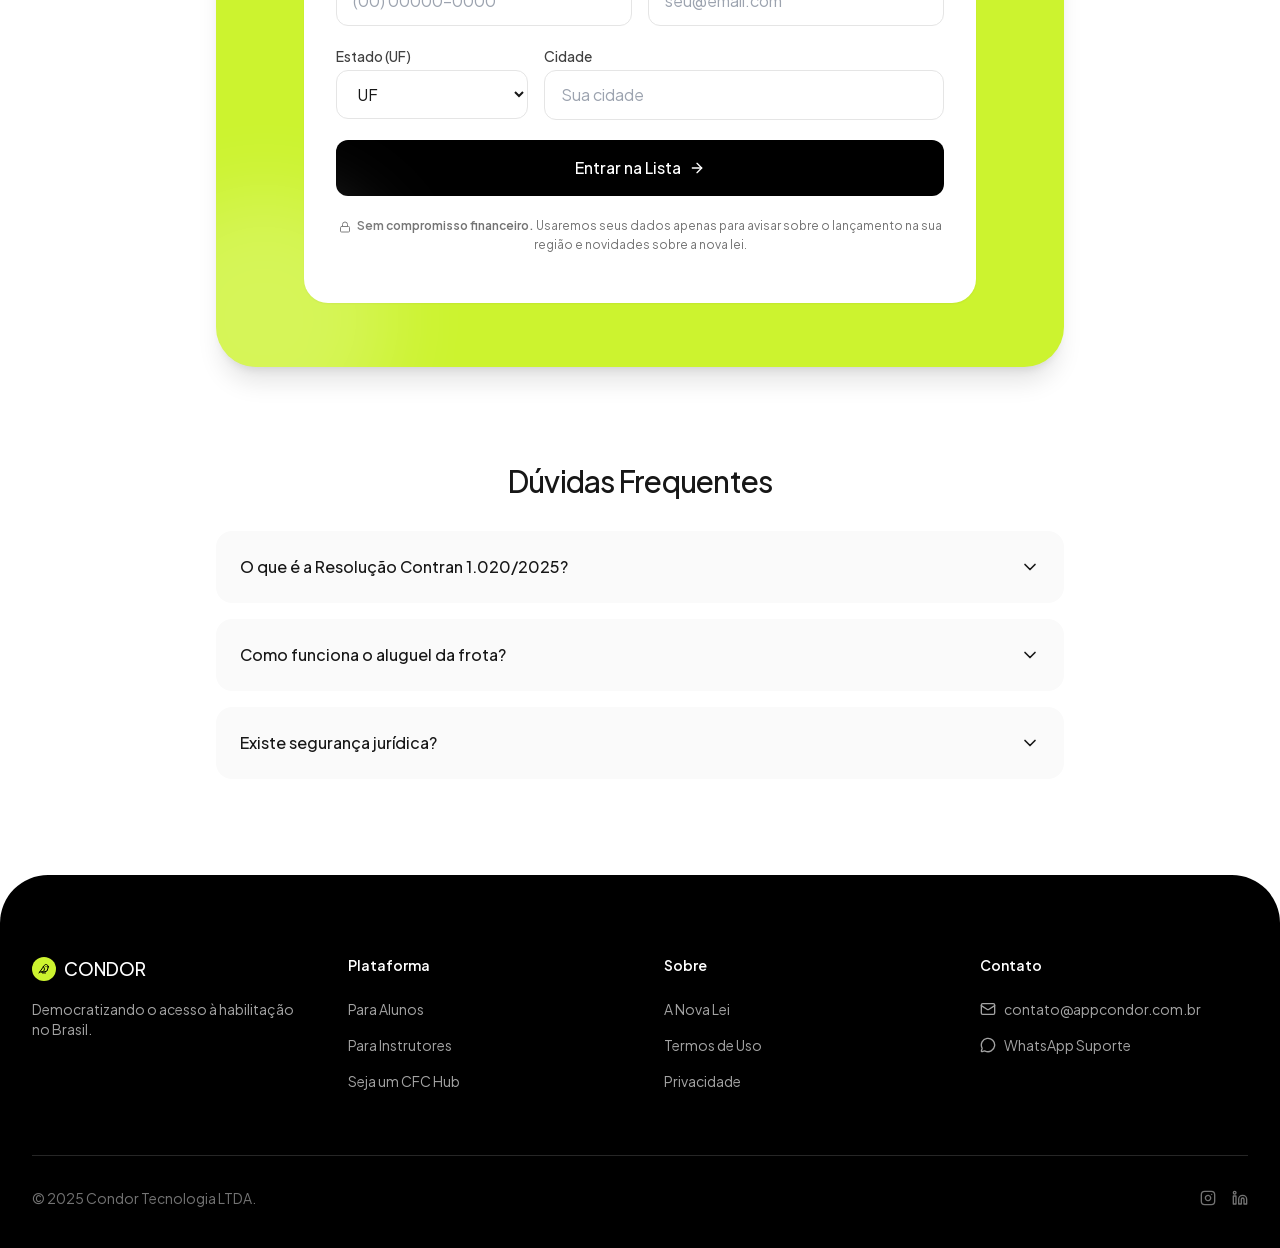
<file: Referencias/2_temas_claros/condor-landingpage.aura.build/index.html>
<html lang="en"><head>
<script id="aura-supabase-token-firewall">(function () {
  if (window.__AURA_SUPABASE_FIREWALL__) return;
  window.__AURA_SUPABASE_FIREWALL__ = true;

  var SUPABASE_HOST = "hoirqrkdgbmvpwutwuwj.supabase.co";
  var BLOCKED_KEY_PATTERNS = [
    /^sb-[a-z0-9-]+-auth-token$/i,
    /^supabase\.auth\.token$/i
  ];

  function isBlockedStorageKey(key) {
    if (typeof key !== "string") return false;
    for (var i = 0; i < BLOCKED_KEY_PATTERNS.length; i++) {
      if (BLOCKED_KEY_PATTERNS[i].test(key)) return true;
    }
    return false;
  }

  function toAbsoluteUrl(input) {
    try {
      return new URL(input, window.location.href);
    } catch {
      return null;
    }
  }

  function isSupabaseDestination(input) {
    var parsed = toAbsoluteUrl(input);
    if (!parsed) return false;
    if (SUPABASE_HOST && parsed.host === SUPABASE_HOST) return true;
    return parsed.host.endsWith(".supabase.co");
  }

  function pathLooksSensitive(input) {
    var parsed = toAbsoluteUrl(input);
    if (!parsed) return false;
    return /^\/(auth|rest|functions)\/v1\//.test(parsed.pathname || "");
  }

  function headersContainAuth(headersLike) {
    if (!headersLike) return false;

    try {
      if (typeof Headers !== "undefined" && headersLike instanceof Headers) {
        return !!(headersLike.get("authorization") || headersLike.get("apikey"));
      }
    } catch {}

    if (Array.isArray(headersLike)) {
      for (var i = 0; i < headersLike.length; i++) {
        var pair = headersLike[i] || [];
        var name = String(pair[0] || "").toLowerCase();
        if (name === "authorization" || name === "apikey") return true;
      }
      return false;
    }

    if (typeof headersLike === "object") {
      var keys = Object.keys(headersLike);
      for (var j = 0; j < keys.length; j++) {
        var k = keys[j].toLowerCase();
        if (k === "authorization" || k === "apikey") return true;
      }
    }
    return false;
  }

  function requestLooksSensitive(input, init, extraHeaders) {
    var url = "";
    try {
      if (typeof input === "string") {
        url = input;
      } else if (input && typeof input.url === "string") {
        url = input.url;
      }
    } catch {}

    var headers =
      (init && init.headers) ||
      (input && input.headers) ||
      extraHeaders ||
      null;
    var hasAuthHeaders = headersContainAuth(headers);
    if (hasAuthHeaders) return true;

    if (!url) return false;
    if (isSupabaseDestination(url) && pathLooksSensitive(url)) return true;
    return false;
  }

  function patchStorage(storage, storageName) {
    if (!storage) return;
    var proto = Object.getPrototypeOf(storage);
    if (!proto || proto.__auraSupabaseFirewallPatched) return;

    var rawGetItem = proto.getItem;
    var rawSetItem = proto.setItem;
    var rawRemoveItem = proto.removeItem;
    var rawKey = proto.key;
    var rawLengthDescriptor = Object.getOwnPropertyDescriptor(proto, "length");
    var rawLengthGet = rawLengthDescriptor && rawLengthDescriptor.get;

    function getRawLength(instance) {
      try {
        if (rawLengthGet) return Number(rawLengthGet.call(instance) || 0);
      } catch {}
      try {
        return Number(instance.length || 0);
      } catch {}
      return 0;
    }

    function getVisibleKeys(instance) {
      var visible = [];
      var total = getRawLength(instance);
      for (var i = 0; i < total; i++) {
        var currentKey = rawKey.call(instance, i);
        if (currentKey && !isBlockedStorageKey(currentKey)) {
          visible.push(currentKey);
        }
      }
      return visible;
    }

    function maskBlockedKeyProperty(instance, keyName) {
      if (!keyName || !isBlockedStorageKey(keyName)) return;
      try {
        Object.defineProperty(instance, keyName, {
          configurable: true,
          enumerable: false,
          get: function () {
            return null;
          },
          set: function () {
            return true;
          }
        });
      } catch {}
    }

    function syncBlockedKeyProperties(instance) {
      var total = getRawLength(instance);
      for (var i = 0; i < total; i++) {
        var k = rawKey.call(instance, i);
        if (k) maskBlockedKeyProperty(instance, k);
      }
    }

    proto.getItem = function (key) {
      syncBlockedKeyProperties(this);
      if (isBlockedStorageKey(String(key))) return null;
      return rawGetItem.call(this, key);
    };

    proto.setItem = function (key, value) {
      if (isBlockedStorageKey(String(key))) return;
      return rawSetItem.call(this, key, value);
    };

    proto.removeItem = function (key) {
      if (isBlockedStorageKey(String(key))) return;
      return rawRemoveItem.call(this, key);
    };

    proto.key = function (index) {
      syncBlockedKeyProperties(this);
      var visible = getVisibleKeys(this);
      return visible[index] || null;
    };

    try {
      Object.defineProperty(proto, "length", {
        configurable: true,
        enumerable: false,
        get: function () {
          syncBlockedKeyProperties(this);
          return getVisibleKeys(this).length;
        }
      });
    } catch {}

    var proxyStorage = null;
    try {
      proxyStorage = new Proxy(storage, {
        get: function (target, prop) {
          if (typeof prop === "string" && isBlockedStorageKey(prop)) return null;
          if (prop === "length") return getVisibleKeys(target).length;
          if (prop === "key") {
            return function (index) {
              var visible = getVisibleKeys(target);
              return visible[index] || null;
            };
          }

          var value = target[prop];
          if (typeof value === "function") return value.bind(target);
          return value;
        },
        set: function (target, prop, value) {
          if (typeof prop === "string" && isBlockedStorageKey(prop)) return true;
          target[prop] = value;
          return true;
        },
        has: function (target, prop) {
          if (typeof prop === "string" && isBlockedStorageKey(prop)) return false;
          return prop in target;
        },
        ownKeys: function (target) {
          return getVisibleKeys(target);
        },
        getOwnPropertyDescriptor: function (target, prop) {
          if (typeof prop === "string" && isBlockedStorageKey(prop)) {
            return undefined;
          }
          if (prop === "length") {
            return {
              configurable: true,
              enumerable: false,
              value: getVisibleKeys(target).length,
              writable: false
            };
          }
          return Object.getOwnPropertyDescriptor(target, prop);
        }
      });
    } catch {}

    try {
      if (proxyStorage) {
        Object.defineProperty(window, storageName, {
          configurable: true,
          enumerable: true,
          get: function () {
            return proxyStorage;
          }
        });
      }
    } catch {}

    syncBlockedKeyProperties(storage);
    proto.__auraSupabaseFirewallPatched = true;
  }

  function patchCookieAccess() {
    try {
      var cookieDescriptor = Object.getOwnPropertyDescriptor(Document.prototype, "cookie");
      if (!cookieDescriptor || !cookieDescriptor.configurable) return;

      Object.defineProperty(document, "cookie", {
        configurable: true,
        enumerable: false,
        get: function () {
          return "";
        },
        set: function () {
          return true;
        }
      });
    } catch {}
  }

  function patchFetch() {
    if (typeof window.fetch !== "function") return;
    var rawFetch = window.fetch.bind(window);
    window.fetch = function (input, init) {
      if (requestLooksSensitive(input, init, null)) {
        return Promise.reject(new Error("Blocked by Aura security policy"));
      }
      return rawFetch(input, init);
    };
  }

  function patchXHR() {
    if (typeof XMLHttpRequest === "undefined") return;
    var rawOpen = XMLHttpRequest.prototype.open;
    var rawSetHeader = XMLHttpRequest.prototype.setRequestHeader;
    var rawSend = XMLHttpRequest.prototype.send;

    XMLHttpRequest.prototype.open = function (method, url) {
      this.__auraRequestUrl = String(url || "");
      this.__auraHeaders = {};
      return rawOpen.apply(this, arguments);
    };

    XMLHttpRequest.prototype.setRequestHeader = function (name, value) {
      if (!this.__auraHeaders) this.__auraHeaders = {};
      this.__auraHeaders[String(name || "").toLowerCase()] = String(value || "");
      return rawSetHeader.apply(this, arguments);
    };

    XMLHttpRequest.prototype.send = function () {
      if (requestLooksSensitive(this.__auraRequestUrl || "", null, this.__auraHeaders || null)) {
        throw new Error("Blocked by Aura security policy");
      }
      return rawSend.apply(this, arguments);
    };
  }

  function patchBeacon() {
    if (typeof navigator.sendBeacon !== "function") return;
    var rawBeacon = navigator.sendBeacon.bind(navigator);
    navigator.sendBeacon = function (url, data) {
      if (requestLooksSensitive(url, null, null)) return false;
      return rawBeacon(url, data);
    };
  }

  function patchWebSocket() {
    if (typeof WebSocket === "undefined") return;
    var RawWebSocket = WebSocket;
    window.WebSocket = function (url, protocols) {
      if (requestLooksSensitive(String(url || ""), null, null)) {
        throw new Error("Blocked by Aura security policy");
      }
      return new RawWebSocket(url, protocols);
    };
    window.WebSocket.prototype = RawWebSocket.prototype;
  }

  patchStorage(window.localStorage, "localStorage");
  patchStorage(window.sessionStorage, "sessionStorage");
  patchCookieAccess();
  patchFetch();
  patchXHR();
  patchBeacon();
  patchWebSocket();
})();</script><meta charset="utf-8"/>
<meta content="width=device-width, initial-scale=1.0" name="viewport"/>
<title>CONDOR - A Revolução da CNH</title>
<script src="assets/resource_3fa48481346f.es"></script>
<script src="assets/lucide_latest_2eebd0ebe8c2.es"></script>
<link href="assets/css2_85279f51aca0.css" rel="stylesheet"/>
<style>
body { font-family: 'Plus Jakarta Sans', sans-serif; }
/* Custom scrollbar */
::-webkit-scrollbar { width: 6px; }
::-webkit-scrollbar-track { background: #f1f1f1; }
::-webkit-scrollbar-thumb { background: #d4d4d4; border-radius: 3px; }
::-webkit-scrollbar-thumb:hover { background: #a3a3a3; }
.toggle-checkbox:checked {
right: 0;
border-color: #ccf32f;
}
.toggle-checkbox:checked + .toggle-label {
background-color: #ccf32f;
}
</style><style data-scroll-fix="true">
        /* Scroll fixes for offline viewing */
        html, body {
            overflow: auto !important;
            overflow-x: hidden !important;
            height: auto !important;
            min-height: 100% !important;
            scroll-behavior: auto !important;
            opacity: 1 !important;
            visibility: visible !important;
        }
        
        /* Force visibility - many sites use JS animations for initial display */
        body, .wrapper, main, #__next, #app, .page, .content {
            opacity: 1 !important;
            visibility: visible !important;
            transform: none !important;
        }
        
        /* Disable loader/preloader overlays */
        .loader, .preloader, .loading, [class*="loader"], [class*="preloader"] {
            display: none !important;
            opacity: 0 !important;
        }
        
        /* Show elements that might be hidden for animation */
        .word-inner, .char, .line, [data-aos], [data-scroll],
        .hero-text span, .hero-fade, [class*="hero"] span {
            opacity: 1 !important;
            transform: none !important;
            visibility: visible !important;
        }
        
        /* Reset Tailwind animation utility classes */
        .translate-y-full, .translate-x-full, .-translate-y-full, .-translate-x-full,
        .translate-y-1\/2, .-translate-y-1\/2, .translate-y-\[100\%\], .translate-y-\[110\%\] {
            transform: none !important;
        }
        
        /* Force visibility on common hidden-for-animation patterns */
        .opacity-0, [class*="opacity-0"] {
            opacity: 1 !important;
        }
        
        /* Reset scale transforms used for animations */
        .scale-0, .scale-50, .scale-75 {
            transform: none !important;
        }
        
        html.lenis, html.lenis-smooth, 
        body.lenis, body.lenis-smooth,
        .lenis-wrapper, .lenis-content,
        [data-lenis-prevent], [data-scroll-container] {
            overflow: visible !important;
            height: auto !important;
        }
        
        /* Fix flex containers that might cut off content */
        body.flex.items-center,
        body.flex.justify-center {
            align-items: flex-start !important;
            min-height: 100vh;
            height: auto !important;
        }
        
        /* Ensure main content scrolls */
        main, #__next, #__nuxt, #app, .main-content {
            overflow: visible !important;
            height: auto !important;
        }
        </style></head>
<body class="bg-white text-neutral-900 antialiased selection:bg-[#ccf32f] selection:text-black">
<!-- Navigation -->
<nav class="sticky top-0 z-50 w-full bg-white/80 backdrop-blur-md border-b border-neutral-100">
<div class="max-w-7xl mx-auto px-6 py-4 flex items-center justify-between">
<div class="flex items-center gap-2">
<div class="w-8 h-8 rounded-full bg-[#ccf32f] flex items-center justify-center">
<i class="w-4 h-4 text-black" data-lucide="bird"></i>
</div>
<span class="text-lg font-medium tracking-tight">CONDOR</span>
</div>
<div class="hidden md:flex items-center gap-8 text-base font-medium text-neutral-500">
<a class="hover:text-black transition-colors" href="#como-funciona">Como Funciona</a>
<a class="hover:text-black transition-colors" href="#beneficios">Para Alunos</a>
<a class="hover:text-black transition-colors" href="#beneficios">Para Instrutores</a>
<a class="hover:text-black transition-colors" href="#faq">Lei 1.020/2025</a>
</div>
<div class="flex items-center gap-4">
<a class="bg-black text-white text-sm font-medium px-5 py-2.5 rounded-full hover:bg-neutral-800 transition-colors flex items-center gap-2" href="#lista-espera">
<span>Entrar na Lista de Espera</span>
<i class="w-4 h-4" data-lucide="arrow-right"></i>
</a>
</div>
</div>
</nav>
<main class="w-full overflow-hidden">
<!-- Hero Section -->
<div class="max-w-7xl mx-auto px-4 sm:px-6 mt-4">
<div class="relative bg-[#ccf32f] rounded-[2.5rem] p-8 md:p-16 overflow-hidden min-h-[650px] md:min-h-[750px] flex flex-col md:block">
<!-- Hero Content -->
<div class="relative z-10 max-w-xl mt-8 md:mt-16">
<h1 class="text-4xl md:text-6xl font-medium tracking-tight leading-[1.1] mb-6">
                        A liberdade para <br/>
                        ensinar e aprender.
                        <span class="inline-block relative top-[-5px]">
<i class="w-10 h-10 text-black/80" data-lucide="car-front"></i>
</span>
</h1>
<p class="text-xl md:text-2xl font-normal text-neutral-800 mb-10 max-w-md leading-relaxed">
                        Conectamos alunos a instrutores independentes e frotas homologadas. Menos burocracia, mais economia e total autonomia baseada na nova lei CNH.
                    </p>
<div class="flex flex-col sm:flex-row items-start sm:items-center gap-6">
<a class="bg-black text-white text-base font-medium px-7 py-3.5 rounded-full hover:bg-neutral-800 transition-transform hover:scale-105 flex items-center gap-2" href="#lista-espera">
<i class="w-5 h-5" data-lucide="clipboard-list"></i>
                            Quero me cadastrar
                        </a>
<a class="text-base font-medium flex items-center gap-2 group hover:text-neutral-700" href="#faq">
<div class="w-8 h-8 rounded-full border-2 border-black flex items-center justify-center">
<i class="w-4 h-4 ml-0.5" data-lucide="info"></i>
</div>
                            Entenda a Resolução 1.020
                        </a>
</div>
<!-- Decorative Road Line -->
<div class="absolute right-0 top-1/4 hidden md:block opacity-60">
<svg fill="none" height="120" stroke="black" stroke-dasharray="8 8" stroke-width="2" viewbox="0 0 100 100" width="120">
<path d="M10,10 Q50,10 50,50 T90,90" stroke-linecap="round"></path>
</svg>
</div>
</div>
<!-- Hero Phones Mockup -->
<div class="relative md:absolute md:top-12 md:-right-20 mt-12 md:mt-0 flex justify-center md:block transform scale-90 md:scale-100">
<!-- Back Phone (Instructor Map) -->
<div class="absolute top-0 -left-20 md:-left-32 w-[280px] h-[580px] bg-white rounded-[3rem] border-[8px] border-white shadow-2xl rotate-[-6deg] overflow-hidden hidden lg:block opacity-90 z-0">
<div class="px-6 py-6 bg-neutral-50 border-b border-neutral-100">
<div class="flex justify-between items-center mb-4">
<span class="text-xl font-medium tracking-tight">Explorar</span>
<i class="w-5 h-5 text-neutral-400" data-lucide="map"></i>
</div>
<div class="w-full bg-white h-10 rounded-xl border border-neutral-200 flex items-center px-3 gap-2">
<i class="w-4 h-4 text-neutral-400" data-lucide="search"></i>
<span class="text-sm text-neutral-400">Buscar instrutor...</span>
</div>
</div>
<div class="relative h-full bg-neutral-100">
<!-- Mock Map -->
<div class="absolute top-10 left-10 p-2 bg-black rounded-lg shadow-lg z-10">
<i class="w-5 h-5 text-[#ccf32f]" data-lucide="car"></i>
</div>
<div class="absolute top-32 right-12 p-2 bg-white rounded-lg shadow-lg z-10">
<i class="w-5 h-5 text-neutral-500" data-lucide="car"></i>
</div>
<div class="absolute bottom-32 left-1/2 -translate-x-1/2 w-[90%] bg-white p-3 rounded-xl shadow-xl">
<div class="flex items-center gap-3">
<div class="w-10 h-10 rounded-full bg-neutral-200 flex items-center justify-center overflow-hidden">
<i class="w-5 h-5 text-neutral-500" data-lucide="user"></i>
</div>
<div>
<p class="text-sm font-medium">Carlos Silva</p>
<p class="text-xs text-neutral-500">Instrutor Credenciado</p>
</div>
<div class="ml-auto text-xs bg-[#ccf32f] px-2 py-1 rounded font-bold">4.9 ★</div>
</div>
</div>
</div>
</div>
<!-- Front Phone (Student App) -->
<div class="relative w-[300px] h-[600px] bg-black rounded-[3.5rem] border-[10px] border-black shadow-2xl z-10 overflow-hidden">
<!-- Notch area -->
<div class="absolute top-0 left-1/2 -translate-x-1/2 w-32 h-6 bg-black rounded-b-2xl z-20"></div>
<!-- Screen Content -->
<div class="w-full h-full bg-black text-white pt-10 px-6 flex flex-col">
<!-- Header -->
<div class="flex justify-between items-start mb-6">
<div class="flex items-center gap-3">
<div class="w-10 h-10 rounded-full bg-white flex items-center justify-center text-black"><i class="w-5 h-5" data-lucide="steering-wheel"></i></div>
<div>
<h3 class="text-lg font-medium leading-none">Minha Aula</h3>
<span class="text-xs text-neutral-500">Hoje, 14:00</span>
</div>
</div>
</div>
<!-- Car Image Placeholder -->
<div class="relative w-full h-48 bg-neutral-800 rounded-2xl mb-6 overflow-hidden group">
<div class="absolute inset-0 bg-neutral-700 flex items-center justify-center">
<i class="w-16 h-16 text-neutral-500 opacity-50" data-lucide="car-front"></i>
</div>
<div class="absolute top-3 right-3 bg-[#ccf32f] px-3 py-1 rounded-lg">
<span class="text-xs font-bold text-black">Homologado</span>
</div>
<div class="absolute bottom-3 left-3 bg-black/60 backdrop-blur-sm px-3 py-1 rounded-lg">
<span class="text-xs font-medium text-white">Fiat Mobi • CFC Central</span>
</div>
</div>
<!-- Instructor Info -->
<div class="mb-6">
<div class="flex items-center gap-2 mb-2">
<span class="w-2 h-2 rounded-full bg-green-500"></span>
<span class="text-xs text-neutral-400 uppercase tracking-wider">Instrutor Confirmado</span>
</div>
<h2 class="text-2xl font-medium tracking-tight text-white">Roberto Mendes</h2>
<span class="text-[#ccf32f] text-sm font-medium">Autônomo Verificado</span>
</div>
<!-- Steps -->
<div class="space-y-3 mb-6">
<div class="bg-neutral-900 rounded-xl p-3 flex gap-3 items-center border border-neutral-800">
<div class="bg-neutral-800 p-2 rounded-lg text-[#ccf32f]"><i class="w-4 h-4" data-lucide="map-pin"></i></div>
<div class="text-sm text-neutral-300">Ponto de Encontro: Shopping Norte</div>
</div>
<div class="bg-neutral-900 rounded-xl p-3 flex gap-3 items-center border border-neutral-800">
<div class="bg-neutral-800 p-2 rounded-lg text-[#ccf32f]"><i class="w-4 h-4" data-lucide="wallet"></i></div>
<div class="text-sm text-neutral-300">Valor da Aula: R$ 60,00</div>
</div>
</div>
<!-- Action Buttons -->
<div class="mt-auto pb-8 flex gap-3">
<button class="flex-1 bg-neutral-800 hover:bg-neutral-700 text-white font-medium py-3 rounded-xl transition-colors text-sm">Cancelar</button>
<button class="flex-1 bg-[#ccf32f] hover:bg-[#bce325] text-black font-medium py-3 rounded-xl transition-colors text-sm">Iniciar Aula</button>
</div>
</div>
</div>
</div>
</div>
</div>
<!-- Ecosystem Stats -->
<section class="max-w-7xl mx-auto px-6 py-12 border-b border-neutral-100">
<div class="flex flex-wrap justify-center md:justify-between items-center gap-8 md:gap-12">
<div class="text-center md:text-left">
<p class="text-3xl font-semibold tracking-tight">Nova Lei</p>
<p class="text-sm text-neutral-500">Baseado na Res. 1.020/2025</p>
</div>
<div class="w-px h-12 bg-neutral-200 hidden md:block"></div>
<div class="text-center md:text-left">
<p class="text-3xl font-semibold tracking-tight text-[#84cc16]">-30%</p>
<p class="text-sm text-neutral-500">Custo Médio da CNH</p>
</div>
<div class="w-px h-12 bg-neutral-200 hidden md:block"></div>
<div class="text-center md:text-left">
<p class="text-3xl font-semibold tracking-tight">100%</p>
<p class="text-sm text-neutral-500">Segurança Jurídica</p>
</div>
<div class="w-px h-12 bg-neutral-200 hidden md:block"></div>
<div class="text-center md:text-left">
<p class="text-3xl font-semibold tracking-tight">24h</p>
<p class="text-sm text-neutral-500">Liberdade de Agenda</p>
</div>
</div>
</section>
<!-- The Problem/Solution -->
<section class="max-w-7xl mx-auto px-6 py-20 text-center">
<h2 class="text-3xl md:text-4xl font-medium tracking-tight mb-6 max-w-2xl mx-auto">O modelo antigo de autoescolas ficou para trás.</h2>
<p class="text-lg text-neutral-500 max-w-3xl mx-auto leading-relaxed">
                O CONDOR cria um ecossistema onde instrutores utilizam a infraestrutura das Autoescolas (CFC Hubs) apenas para o necessário (carro e baliza), eliminando intermediários na hora de ensinar.
            </p>
</section>
<!-- Key Benefits Segmented -->
<section class="max-w-7xl mx-auto px-6 mb-24" id="beneficios">
<h2 class="text-3xl md:text-5xl font-medium tracking-tight mb-16">Diferenciais do Modelo</h2>
<div class="grid grid-cols-1 md:grid-cols-2 gap-x-12 gap-y-12">
<!-- Profile: Aluno -->
<div class="bg-neutral-50 rounded-[2.5rem] p-10 border border-neutral-100">
<div class="flex items-center gap-4 mb-8">
<div class="w-14 h-14 rounded-full bg-black text-white flex items-center justify-center">
<i class="w-7 h-7" data-lucide="graduation-cap"></i>
</div>
<h3 class="text-2xl font-medium">Perfil Aluno</h3>
</div>
<ul class="space-y-6">
<li class="flex gap-4 items-start">
<div class="mt-1 bg-[#ccf32f] rounded-full p-1"><i class="w-3 h-3 text-black" data-lucide="check"></i></div>
<div>
<h4 class="font-medium text-lg">Liberdade de Escolha</h4>
<p class="text-neutral-500 mt-1">Escolha seu instrutor baseado em avaliações reais, fotos e perfil, não o que a autoescola impor.</p>
</div>
</li>
<li class="flex gap-4 items-start">
<div class="mt-1 bg-[#ccf32f] rounded-full p-1"><i class="w-3 h-3 text-black" data-lucide="check"></i></div>
<div>
<h4 class="font-medium text-lg">Agendamento via App</h4>
<p class="text-neutral-500 mt-1">Marque aulas instantaneamente, pague via PIX no app e acompanhe sua evolução.</p>
</div>
</li>
<li class="flex gap-4 items-start">
<div class="mt-1 bg-[#ccf32f] rounded-full p-1"><i class="w-3 h-3 text-black" data-lucide="check"></i></div>
<div>
<h4 class="font-medium text-lg">Preço Justo</h4>
<p class="text-neutral-500 mt-1">Sem taxas ocultas. Pague por aula avulsa ou pacotes direto ao instrutor.</p>
</div>
</li>
</ul>
</div>
<!-- Profile: Instrutor -->
<div class="bg-black text-white rounded-[2.5rem] p-10 border border-neutral-800 relative overflow-hidden">
<!-- Accent blob -->
<div class="absolute top-0 right-0 w-64 h-64 bg-[#ccf32f] opacity-10 rounded-full blur-3xl -translate-y-1/2 translate-x-1/2"></div>
<div class="flex items-center gap-4 mb-8 relative z-10">
<div class="w-14 h-14 rounded-full bg-[#ccf32f] text-black flex items-center justify-center">
<i class="w-7 h-7" data-lucide="briefcase"></i>
</div>
<h3 class="text-2xl font-medium">Perfil Instrutor</h3>
</div>
<ul class="space-y-6 relative z-10">
<li class="flex gap-4 items-start">
<div class="mt-1 bg-[#ccf32f]/20 text-[#ccf32f] rounded-full p-1"><i class="w-3 h-3" data-lucide="check"></i></div>
<div>
<h4 class="font-medium text-lg">Independência Total</h4>
<p class="text-neutral-400 mt-1">Você é o dono do seu negócio. Defina sua agenda e conquiste seus próprios alunos.</p>
</div>
</li>
<li class="flex gap-4 items-start">
<div class="mt-1 bg-[#ccf32f]/20 text-[#ccf32f] rounded-full p-1"><i class="w-3 h-3" data-lucide="check"></i></div>
<div>
<h4 class="font-medium text-lg">Acesso a Frota (CFC Hub)</h4>
<p class="text-neutral-400 mt-1">Não precisa comprar carro adaptado. Alugue veículos homologados por hora nos nossos Hubs parceiros.</p>
</div>
</li>
<li class="flex gap-4 items-start">
<div class="mt-1 bg-[#ccf32f]/20 text-[#ccf32f] rounded-full p-1"><i class="w-3 h-3" data-lucide="check"></i></div>
<div>
<h4 class="font-medium text-lg">Maior Lucratividade</h4>
<p class="text-neutral-400 mt-1">Elimine o patrão. Fique com a maior parte do valor da aula.</p>
</div>
</li>
</ul>
</div>
</div>
</section>
<!-- How It Works (CFC Hub Concept) -->
<section class="max-w-7xl mx-auto px-6 py-12 bg-neutral-50 rounded-[3rem] mb-24" id="como-funciona">
<div class="p-8 md:p-12">
<h2 class="text-3xl md:text-5xl font-medium tracking-tight mb-16 text-center">Como funciona o Ecossistema</h2>
<div class="grid grid-cols-1 md:grid-cols-3 gap-8">
<!-- Step 1 -->
<div class="bg-white rounded-[2rem] p-8 relative overflow-hidden group hover:shadow-xl transition-all duration-300 border border-neutral-100">
<div class="relative z-10">
<span class="text-6xl font-medium text-[#ccf32f]/50 absolute -top-4 -right-4">1</span>
<div class="w-12 h-12 bg-black rounded-full flex items-center justify-center mb-6 text-white">
<i class="w-6 h-6" data-lucide="smartphone"></i>
</div>
<h3 class="text-xl font-medium mb-3">Conexão Digital</h3>
<p class="text-base text-neutral-500 leading-relaxed">Aluno encontra o instrutor no app, verifica avaliações e agenda a aula.</p>
</div>
</div>
<!-- Step 2 -->
<div class="bg-white rounded-[2rem] p-8 relative overflow-hidden group hover:shadow-xl transition-all duration-300 border border-neutral-100">
<div class="relative z-10">
<span class="text-6xl font-medium text-[#ccf32f]/50 absolute -top-4 -right-4">2</span>
<div class="w-12 h-12 bg-black rounded-full flex items-center justify-center mb-6 text-white">
<i class="w-6 h-6" data-lucide="car"></i>
</div>
<h3 class="text-xl font-medium mb-3">CFC Hub</h3>
<p class="text-base text-neutral-500 leading-relaxed">O instrutor retira o veículo homologado no CFC parceiro para ministrar a aula.</p>
</div>
</div>
<!-- Step 3 -->
<div class="bg-white rounded-[2rem] p-8 relative overflow-hidden group hover:shadow-xl transition-all duration-300 border border-neutral-100">
<div class="relative z-10">
<span class="text-6xl font-medium text-[#ccf32f]/50 absolute -top-4 -right-4">3</span>
<div class="w-12 h-12 bg-black rounded-full flex items-center justify-center mb-6 text-white">
<i class="w-6 h-6" data-lucide="file-check"></i>
</div>
<h3 class="text-xl font-medium mb-3">Validação Legal</h3>
<p class="text-base text-neutral-500 leading-relaxed">A aula é registrada biometricamente e conta oficialmente para a emissão da CNH.</p>
</div>
</div>
</div>
</div>
</section>
<!-- Waitlist Form Section -->
<section class="max-w-4xl mx-auto px-4 sm:px-6 mb-24" id="lista-espera">
<div class="bg-[#ccf32f] rounded-[2.5rem] p-8 md:p-16 relative overflow-hidden shadow-xl">
<div class="relative z-10 text-center mb-10">
<h2 class="text-3xl md:text-5xl font-medium text-black tracking-tight mb-4 leading-tight">
                        Garanta seu lugar na fila.
                    </h2>
<p class="text-neutral-800 text-lg max-w-lg mx-auto">
                        Seja um dos primeiros a ter acesso quando o sistema for liberado na sua região. Prioridade de homologação.
                    </p>
</div>
<div class="bg-white rounded-3xl p-8 max-w-2xl mx-auto shadow-sm">
<form class="space-y-5">
<!-- Profile Selection -->
<div>
<label class="block text-sm font-medium text-neutral-700 mb-2">Qual seu perfil?</label>
<div class="grid grid-cols-2 gap-4">
<label class="cursor-pointer">
<input checked="" class="peer sr-only" name="profile" type="radio" value="aluno"/>
<div class="border-2 border-neutral-200 rounded-xl p-4 text-center peer-checked:border-black peer-checked:bg-neutral-50 transition-all">
<i class="w-6 h-6 mx-auto mb-2 text-neutral-400 peer-checked:text-black" data-lucide="graduation-cap"></i>
<span class="block text-sm font-medium">Sou Aluno</span>
</div>
</label>
<label class="cursor-pointer">
<input class="peer sr-only" name="profile" type="radio" value="instrutor"/>
<div class="border-2 border-neutral-200 rounded-xl p-4 text-center peer-checked:border-black peer-checked:bg-neutral-50 transition-all">
<i class="w-6 h-6 mx-auto mb-2 text-neutral-400 peer-checked:text-black" data-lucide="briefcase"></i>
<span class="block text-sm font-medium">Sou Instrutor</span>
</div>
</label>
</div>
</div>
<!-- Name -->
<div>
<label class="block text-sm font-medium text-neutral-700 mb-1" for="name">Nome Completo</label>
<input class="w-full px-4 py-3 rounded-xl border border-neutral-200 focus:border-black focus:ring-0 outline-none transition-colors" id="name" placeholder="Digite seu nome" type="text"/>
</div>
<!-- Contact Grid -->
<div class="grid grid-cols-1 md:grid-cols-2 gap-4">
<div>
<label class="block text-sm font-medium text-neutral-700 mb-1" for="whatsapp">WhatsApp</label>
<input class="w-full px-4 py-3 rounded-xl border border-neutral-200 focus:border-black focus:ring-0 outline-none transition-colors" id="whatsapp" placeholder="(00) 00000-0000" type="tel"/>
</div>
<div>
<label class="block text-sm font-medium text-neutral-700 mb-1" for="email">E-mail</label>
<input class="w-full px-4 py-3 rounded-xl border border-neutral-200 focus:border-black focus:ring-0 outline-none transition-colors" id="email" placeholder="seu@email.com" type="email"/>
</div>
</div>
<!-- Location Grid -->
<div class="grid grid-cols-1 md:grid-cols-3 gap-4">
<div>
<label class="block text-sm font-medium text-neutral-700 mb-1" for="uf">Estado (UF)</label>
<select class="w-full px-4 py-3 rounded-xl border border-neutral-200 focus:border-black focus:ring-0 outline-none transition-colors bg-white" id="uf">
<option disabled="" selected="" value="">UF</option>
<option value="SP">SP</option>
<option value="RJ">RJ</option>
<option value="MG">MG</option>
<option value="RS">RS</option>
<!-- Add others -->
</select>
</div>
<div class="md:col-span-2">
<label class="block text-sm font-medium text-neutral-700 mb-1" for="city">Cidade</label>
<input class="w-full px-4 py-3 rounded-xl border border-neutral-200 focus:border-black focus:ring-0 outline-none transition-colors" id="city" placeholder="Sua cidade" type="text"/>
</div>
</div>
<button class="w-full bg-black text-white text-base font-medium px-8 py-4 rounded-xl hover:bg-neutral-800 transition-colors flex items-center justify-center gap-2 mt-4" type="button">
                            Entrar na Lista
                            <i class="w-4 h-4" data-lucide="arrow-right"></i>
</button>
<p class="text-xs text-neutral-500 text-center mt-4 leading-relaxed">
<i class="w-3 h-3 inline mr-1" data-lucide="lock"></i>
<strong>Sem compromisso financeiro.</strong> Usaremos seus dados apenas para avisar sobre o lançamento na sua região e novidades sobre a nova lei.
                        </p>
</form>
</div>
<!-- Abstract Shapes -->
<div class="absolute -bottom-20 -left-20 w-64 h-64 bg-white/20 rounded-full blur-2xl"></div>
<div class="absolute top-10 -right-20 w-64 h-64 bg-white/20 rounded-full blur-2xl"></div>
</div>
</section>
<!-- FAQ Section -->
<section class="max-w-4xl mx-auto px-6 mb-24" id="faq">
<h2 class="text-3xl font-medium tracking-tight mb-8 text-center">Dúvidas Frequentes</h2>
<div class="space-y-4">
<details class="group bg-neutral-50 p-6 rounded-2xl cursor-pointer">
<summary class="flex justify-between items-center font-medium list-none">
<span>O que é a Resolução Contran 1.020/2025?</span>
<span class="transition group-open:rotate-180"><i class="w-5 h-5" data-lucide="chevron-down"></i></span>
</summary>
<p class="text-neutral-600 mt-4 text-sm leading-relaxed">É a nova regulamentação que permite que instrutores de trânsito credenciados atuem de forma autônoma, sem vínculo empregatício com CFCs, podendo utilizar infraestrutura compartilhada (CFC Hubs) para ministrar aulas práticas.</p>
</details>
<details class="group bg-neutral-50 p-6 rounded-2xl cursor-pointer">
<summary class="flex justify-between items-center font-medium list-none">
<span>Como funciona o aluguel da frota?</span>
<span class="transition group-open:rotate-180"><i class="w-5 h-5" data-lucide="chevron-down"></i></span>
</summary>
<p class="text-neutral-600 mt-4 text-sm leading-relaxed">O CONDOR intermedeia o agendamento de veículos duplo comando em CFCs parceiros. O instrutor autônomo reserva o carro pelo app apenas para o horário da aula, pagando uma taxa de uso, sem precisar comprar um carro próprio.</p>
</details>
<details class="group bg-neutral-50 p-6 rounded-2xl cursor-pointer">
<summary class="flex justify-between items-center font-medium list-none">
<span>Existe segurança jurídica?</span>
<span class="transition group-open:rotate-180"><i class="w-5 h-5" data-lucide="chevron-down"></i></span>
</summary>
<p class="text-neutral-600 mt-4 text-sm leading-relaxed">Sim. Todo o processo é auditável e integrado aos sistemas do Detran. As aulas só são validadas se realizadas em veículos homologados e por instrutores com credencial ativa.</p>
</details>
</div>
</section>
</main>
<!-- Footer -->
<footer class="bg-black text-white pt-20 pb-10 rounded-t-[3rem] mt-10">
<div class="max-w-7xl mx-auto px-8">
<div class="grid grid-cols-1 md:grid-cols-4 gap-12 border-b border-neutral-800 pb-16">
<!-- Brand -->
<div class="col-span-1">
<div class="flex items-center gap-2 mb-4">
<div class="w-6 h-6 rounded-full bg-[#ccf32f] flex items-center justify-center">
<i class="w-3 h-3 text-black" data-lucide="bird"></i>
</div>
<span class="text-lg font-medium">CONDOR</span>
</div>
<p class="text-sm text-neutral-400">Democratizando o acesso à habilitação no Brasil.</p>
</div>
<!-- Links 1 -->
<div>
<h4 class="text-sm font-semibold text-white mb-6">Plataforma</h4>
<ul class="space-y-4 text-sm text-neutral-400">
<li><a class="hover:text-white transition-colors" href="#">Para Alunos</a></li>
<li><a class="hover:text-white transition-colors" href="#">Para Instrutores</a></li>
<li><a class="hover:text-white transition-colors" href="#">Seja um CFC Hub</a></li>
</ul>
</div>
<!-- Links 2 -->
<div>
<h4 class="text-sm font-semibold text-white mb-6">Sobre</h4>
<ul class="space-y-4 text-sm text-neutral-400">
<li><a class="hover:text-white transition-colors" href="#">A Nova Lei</a></li>
<li><a class="hover:text-white transition-colors" href="#">Termos de Uso</a></li>
<li><a class="hover:text-white transition-colors" href="#">Privacidade</a></li>
</ul>
</div>
<!-- Contact -->
<div>
<h4 class="text-sm font-semibold text-white mb-6">Contato</h4>
<ul class="space-y-4 text-sm text-neutral-400">
<li class="flex items-center gap-2"><i class="w-4 h-4" data-lucide="mail"></i> contato@appcondor.com.br</li>
<li class="flex items-center gap-2"><i class="w-4 h-4" data-lucide="message-circle"></i> WhatsApp Suporte</li>
</ul>
</div>
</div>
<div class="flex justify-between items-center pt-8 text-neutral-500 text-sm">
<p>© 2025 Condor Tecnologia LTDA.</p>
<div class="flex gap-4">
<a class="hover:text-white transition-colors" href="#"><i class="w-4 h-4" data-lucide="instagram"></i></a>
<a class="hover:text-white transition-colors" href="#"><i class="w-4 h-4" data-lucide="linkedin"></i></a>
</div>
</div>
</div>
</footer>
<script>
        lucide.createIcons();
    </script>
<script data-img-fallback-handler="">!function(){var f=["https://hoirqrkdgbmvpwutwuwj.supabase.co/storage/v1/object/public/assets/assets/917d6f93-fb36-439a-8c48-884b67b35381_1600w.jpg","https://hoirqrkdgbmvpwutwuwj.supabase.co/storage/v1/object/public/assets/assets/4734259a-bad7-422f-981e-ce01e79184f2_1600w.jpg","https://hoirqrkdgbmvpwutwuwj.supabase.co/storage/v1/object/public/assets/assets/c543a9e1-f226-4ced-80b0-feb8445a75b9_1600w.jpg","https://hoirqrkdgbmvpwutwuwj.supabase.co/storage/v1/object/public/assets/assets/5bab247f-35d9-400d-a82b-fd87cfe913d2_1600w.webp","https://hoirqrkdgbmvpwutwuwj.supabase.co/storage/v1/object/public/assets/assets/30104e3c-5eea-4b93-93e9-5313698a7156_1600w.webp"],h=new Set;function g(s){for(var x=0,i=0;i<s.length;i++)x=(x<<5)-x+s.charCodeAt(i)|0;return f[Math.abs(x)%f.length]}function r(t){var s=t.src;if(s&&!h.has(s)){h.add(s);t.src=g(s)}}window.addEventListener("error",function(e){var t=e.target;if(t&&t.tagName==="IMG")r(t)},!0);function c(){document.querySelectorAll("img").forEach(function(i){if(i.complete&&!i.naturalWidth&&i.src)r(i)})}if(document.readyState==="loading")document.addEventListener("DOMContentLoaded",c);else c()}()</script></body></html>
</file>
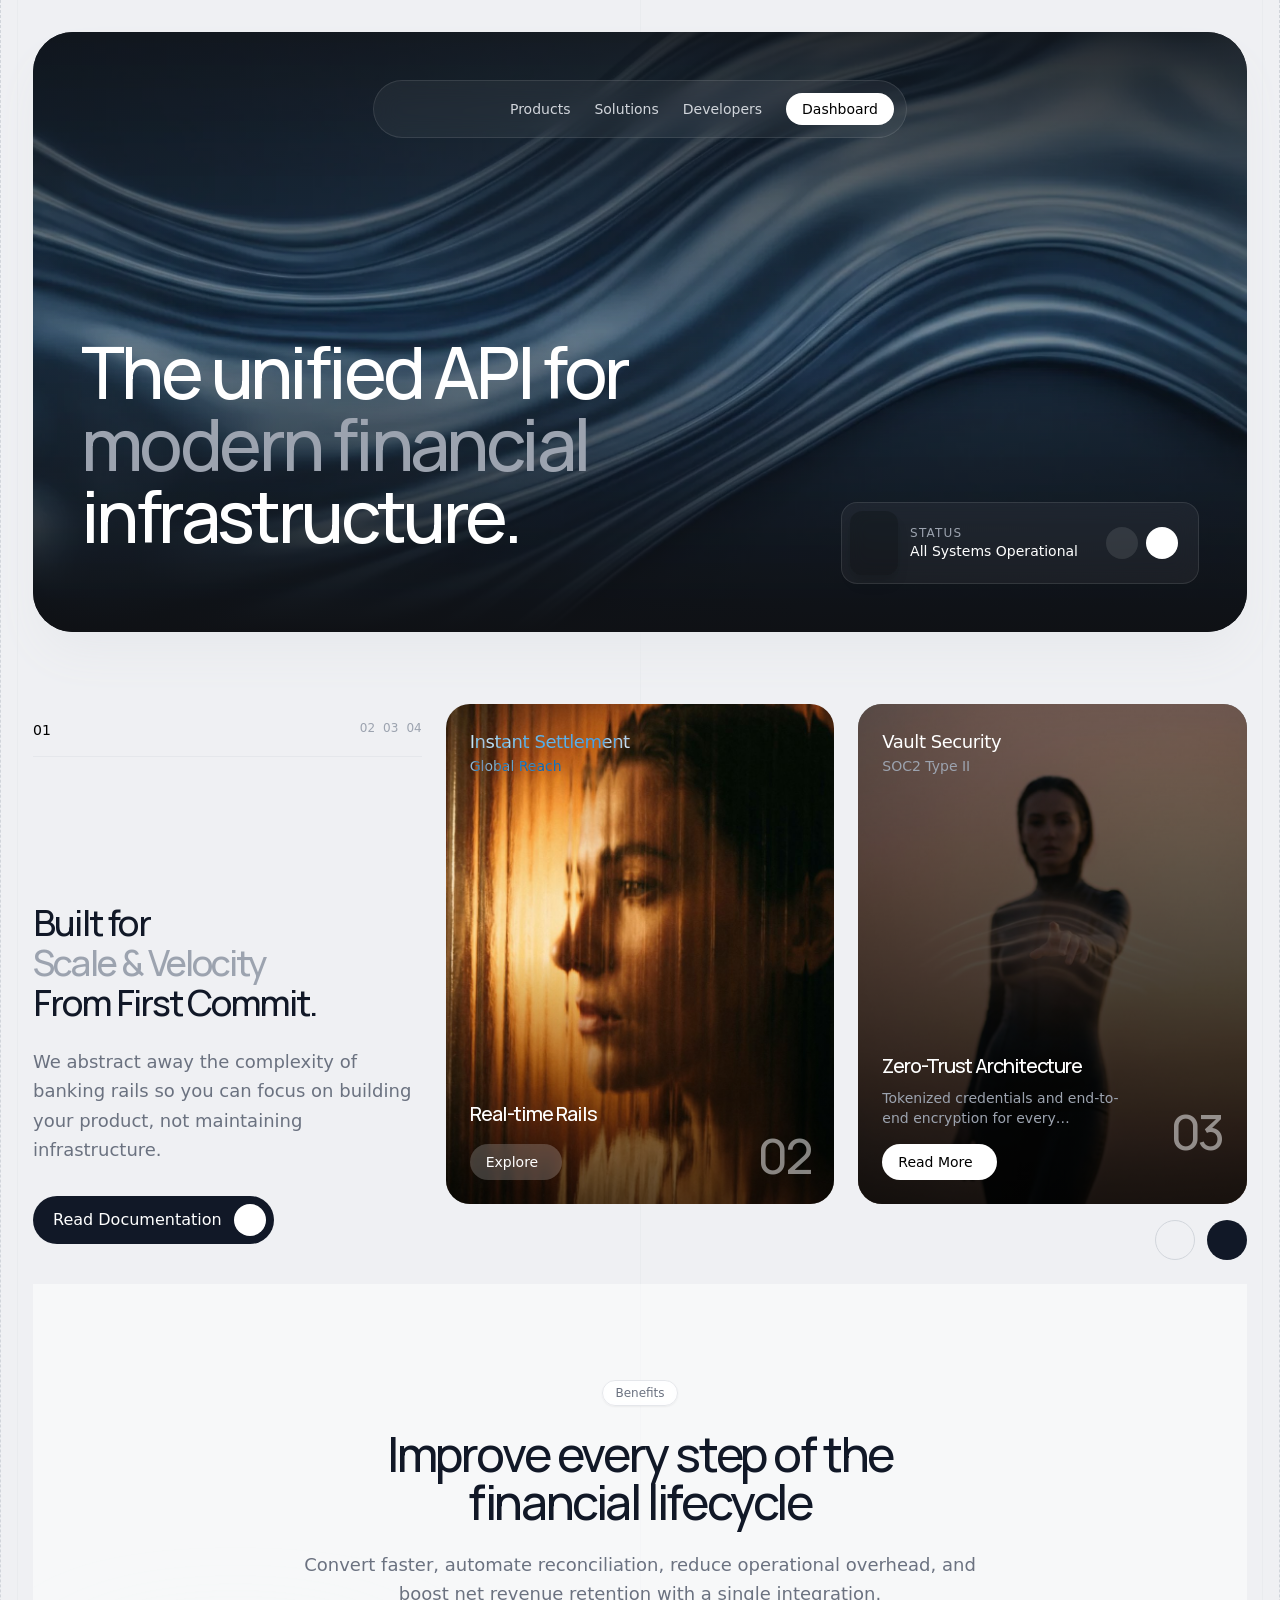
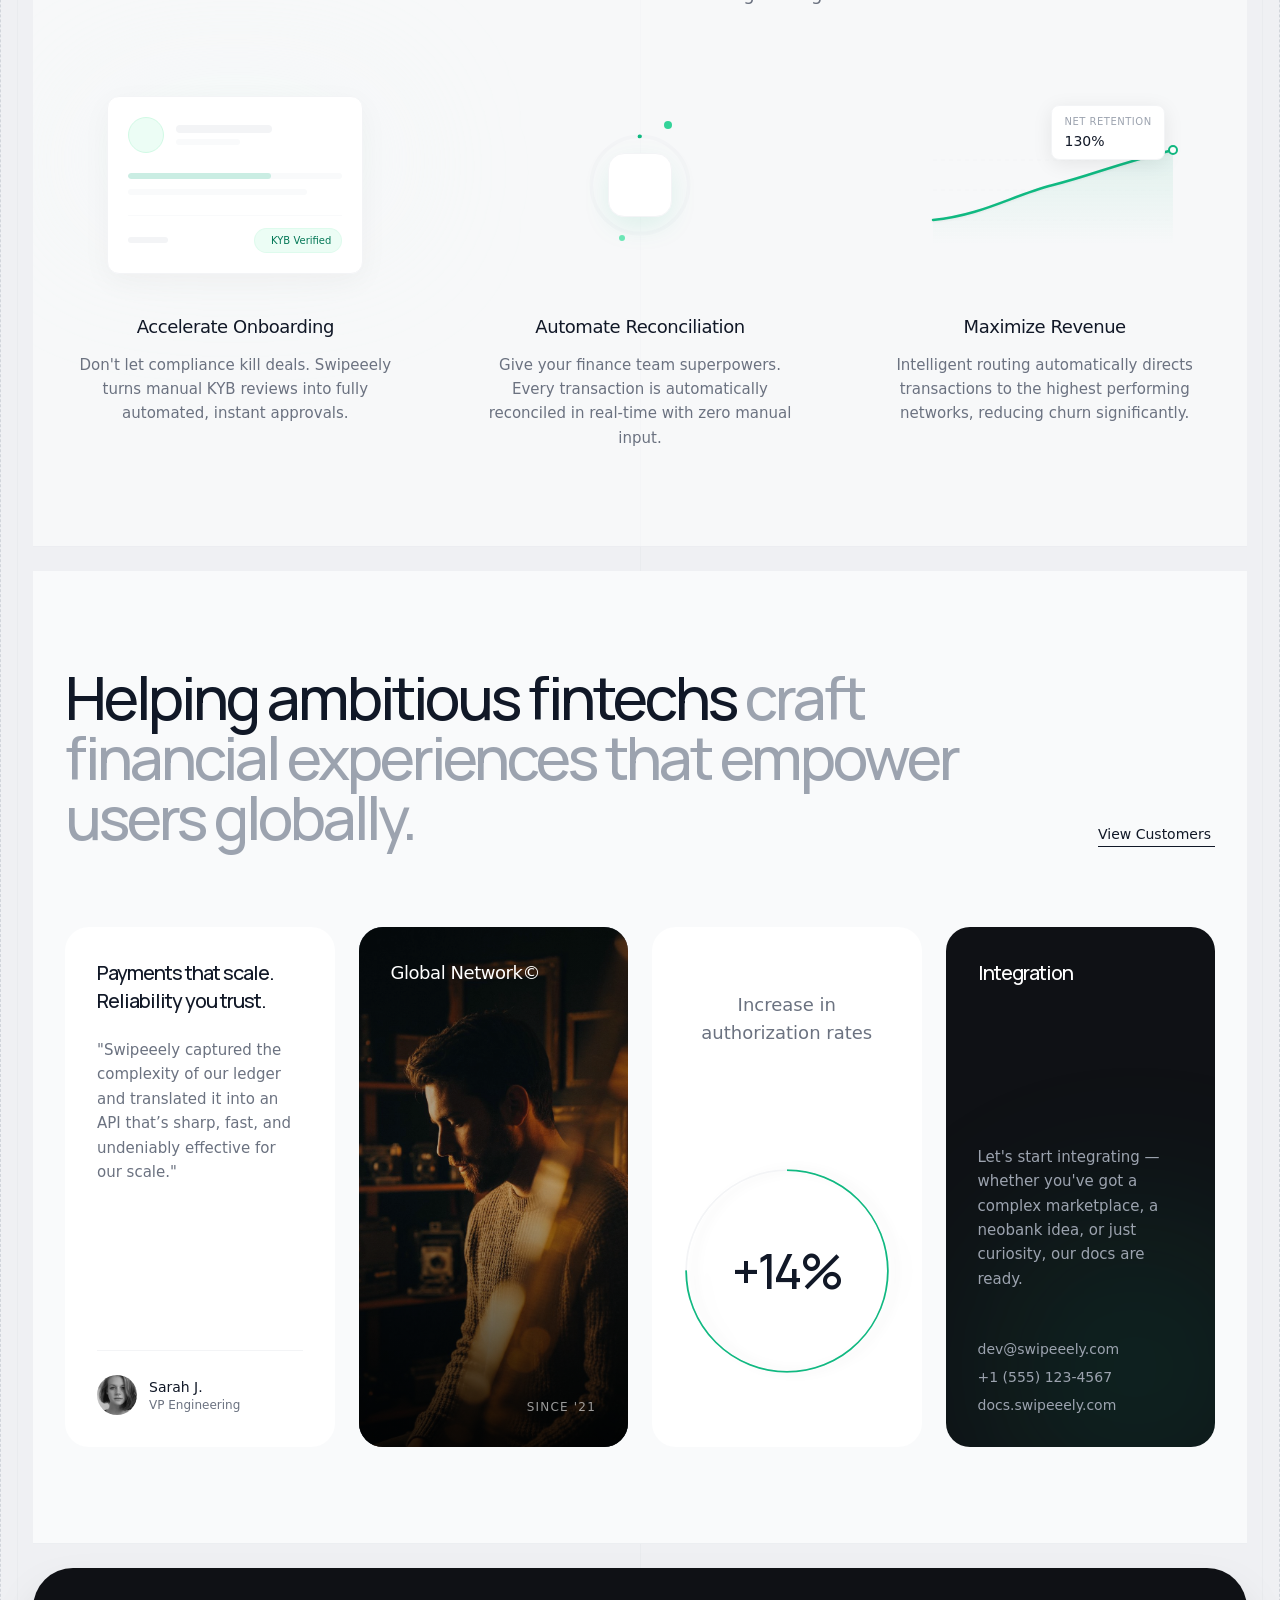
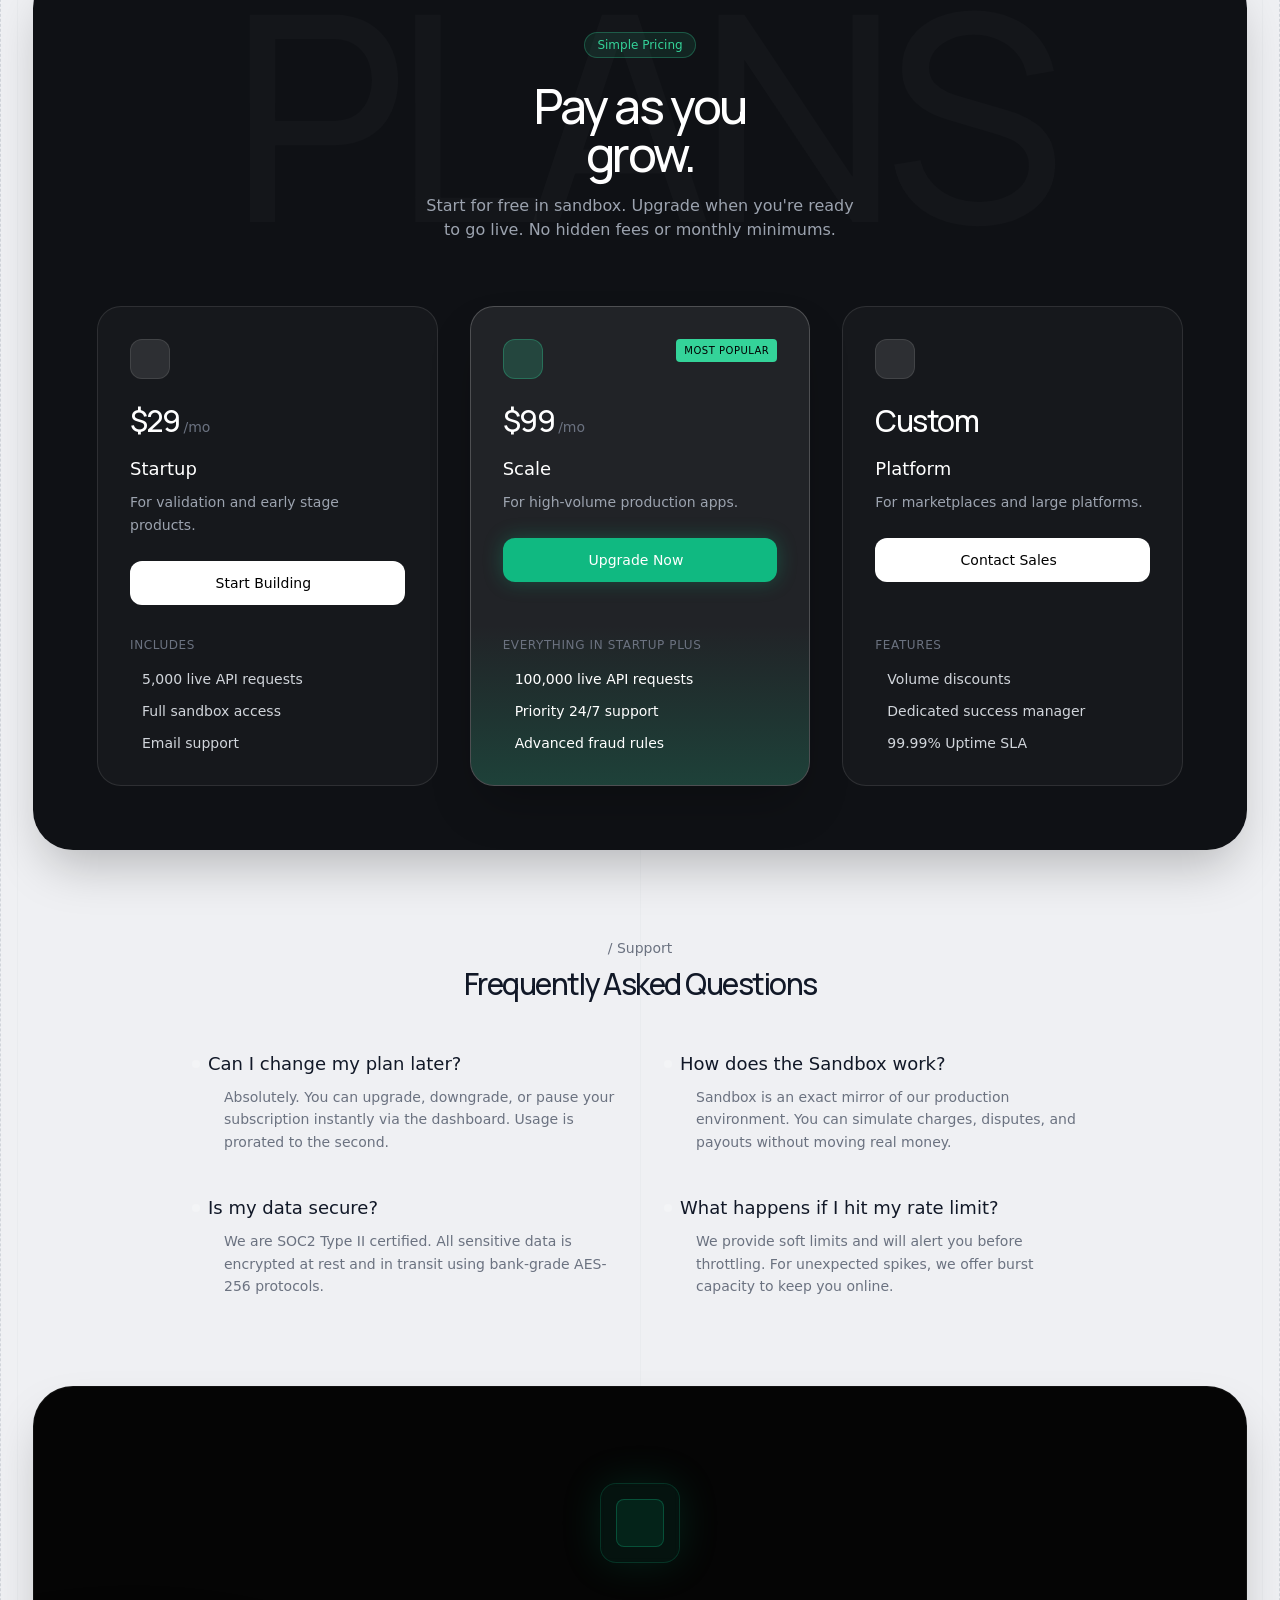
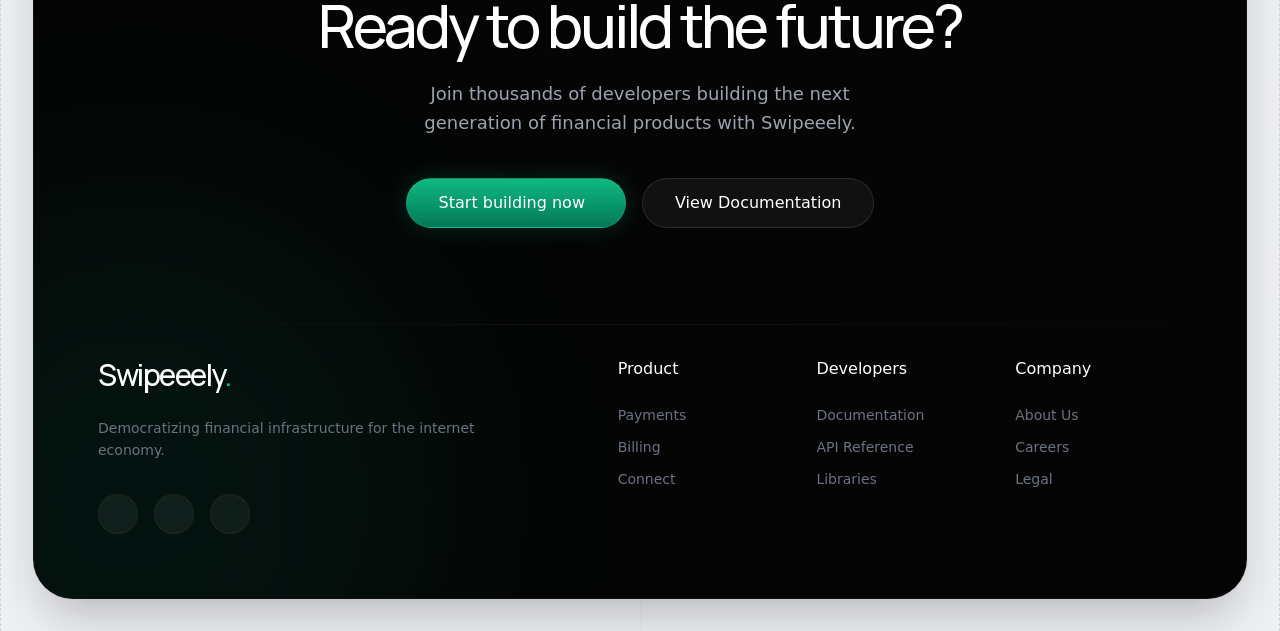
<file: Referencias/2_temas_claros/financial-infrastruc-68.aura.build/index.html>
<html lang="en"><head>
<script id="aura-supabase-token-firewall">(function () {
  if (window.__AURA_SUPABASE_FIREWALL__) return;
  window.__AURA_SUPABASE_FIREWALL__ = true;

  var SUPABASE_HOST = "hoirqrkdgbmvpwutwuwj.supabase.co";
  var BLOCKED_KEY_PATTERNS = [
    /^sb-[a-z0-9-]+-auth-token$/i,
    /^supabase\.auth\.token$/i
  ];

  function isBlockedStorageKey(key) {
    if (typeof key !== "string") return false;
    for (var i = 0; i < BLOCKED_KEY_PATTERNS.length; i++) {
      if (BLOCKED_KEY_PATTERNS[i].test(key)) return true;
    }
    return false;
  }

  function toAbsoluteUrl(input) {
    try {
      return new URL(input, window.location.href);
    } catch {
      return null;
    }
  }

  function isSupabaseDestination(input) {
    var parsed = toAbsoluteUrl(input);
    if (!parsed) return false;
    if (SUPABASE_HOST && parsed.host === SUPABASE_HOST) return true;
    return parsed.host.endsWith(".supabase.co");
  }

  function pathLooksSensitive(input) {
    var parsed = toAbsoluteUrl(input);
    if (!parsed) return false;
    return /^\/(auth|rest|functions)\/v1\//.test(parsed.pathname || "");
  }

  function headersContainAuth(headersLike) {
    if (!headersLike) return false;

    try {
      if (typeof Headers !== "undefined" && headersLike instanceof Headers) {
        return !!(headersLike.get("authorization") || headersLike.get("apikey"));
      }
    } catch {}

    if (Array.isArray(headersLike)) {
      for (var i = 0; i < headersLike.length; i++) {
        var pair = headersLike[i] || [];
        var name = String(pair[0] || "").toLowerCase();
        if (name === "authorization" || name === "apikey") return true;
      }
      return false;
    }

    if (typeof headersLike === "object") {
      var keys = Object.keys(headersLike);
      for (var j = 0; j < keys.length; j++) {
        var k = keys[j].toLowerCase();
        if (k === "authorization" || k === "apikey") return true;
      }
    }
    return false;
  }

  function requestLooksSensitive(input, init, extraHeaders) {
    var url = "";
    try {
      if (typeof input === "string") {
        url = input;
      } else if (input && typeof input.url === "string") {
        url = input.url;
      }
    } catch {}

    var headers =
      (init && init.headers) ||
      (input && input.headers) ||
      extraHeaders ||
      null;
    var hasAuthHeaders = headersContainAuth(headers);
    if (hasAuthHeaders) return true;

    if (!url) return false;
    if (isSupabaseDestination(url) && pathLooksSensitive(url)) return true;
    return false;
  }

  function patchStorage(storage, storageName) {
    if (!storage) return;
    var proto = Object.getPrototypeOf(storage);
    if (!proto || proto.__auraSupabaseFirewallPatched) return;

    var rawGetItem = proto.getItem;
    var rawSetItem = proto.setItem;
    var rawRemoveItem = proto.removeItem;
    var rawKey = proto.key;
    var rawLengthDescriptor = Object.getOwnPropertyDescriptor(proto, "length");
    var rawLengthGet = rawLengthDescriptor && rawLengthDescriptor.get;

    function getRawLength(instance) {
      try {
        if (rawLengthGet) return Number(rawLengthGet.call(instance) || 0);
      } catch {}
      try {
        return Number(instance.length || 0);
      } catch {}
      return 0;
    }

    function getVisibleKeys(instance) {
      var visible = [];
      var total = getRawLength(instance);
      for (var i = 0; i < total; i++) {
        var currentKey = rawKey.call(instance, i);
        if (currentKey && !isBlockedStorageKey(currentKey)) {
          visible.push(currentKey);
        }
      }
      return visible;
    }

    function maskBlockedKeyProperty(instance, keyName) {
      if (!keyName || !isBlockedStorageKey(keyName)) return;
      try {
        Object.defineProperty(instance, keyName, {
          configurable: true,
          enumerable: false,
          get: function () {
            return null;
          },
          set: function () {
            return true;
          }
        });
      } catch {}
    }

    function syncBlockedKeyProperties(instance) {
      var total = getRawLength(instance);
      for (var i = 0; i < total; i++) {
        var k = rawKey.call(instance, i);
        if (k) maskBlockedKeyProperty(instance, k);
      }
    }

    proto.getItem = function (key) {
      syncBlockedKeyProperties(this);
      if (isBlockedStorageKey(String(key))) return null;
      return rawGetItem.call(this, key);
    };

    proto.setItem = function (key, value) {
      if (isBlockedStorageKey(String(key))) return;
      return rawSetItem.call(this, key, value);
    };

    proto.removeItem = function (key) {
      if (isBlockedStorageKey(String(key))) return;
      return rawRemoveItem.call(this, key);
    };

    proto.key = function (index) {
      syncBlockedKeyProperties(this);
      var visible = getVisibleKeys(this);
      return visible[index] || null;
    };

    try {
      Object.defineProperty(proto, "length", {
        configurable: true,
        enumerable: false,
        get: function () {
          syncBlockedKeyProperties(this);
          return getVisibleKeys(this).length;
        }
      });
    } catch {}

    var proxyStorage = null;
    try {
      proxyStorage = new Proxy(storage, {
        get: function (target, prop) {
          if (typeof prop === "string" && isBlockedStorageKey(prop)) return null;
          if (prop === "length") return getVisibleKeys(target).length;
          if (prop === "key") {
            return function (index) {
              var visible = getVisibleKeys(target);
              return visible[index] || null;
            };
          }

          var value = target[prop];
          if (typeof value === "function") return value.bind(target);
          return value;
        },
        set: function (target, prop, value) {
          if (typeof prop === "string" && isBlockedStorageKey(prop)) return true;
          target[prop] = value;
          return true;
        },
        has: function (target, prop) {
          if (typeof prop === "string" && isBlockedStorageKey(prop)) return false;
          return prop in target;
        },
        ownKeys: function (target) {
          return getVisibleKeys(target);
        },
        getOwnPropertyDescriptor: function (target, prop) {
          if (typeof prop === "string" && isBlockedStorageKey(prop)) {
            return undefined;
          }
          if (prop === "length") {
            return {
              configurable: true,
              enumerable: false,
              value: getVisibleKeys(target).length,
              writable: false
            };
          }
          return Object.getOwnPropertyDescriptor(target, prop);
        }
      });
    } catch {}

    try {
      if (proxyStorage) {
        Object.defineProperty(window, storageName, {
          configurable: true,
          enumerable: true,
          get: function () {
            return proxyStorage;
          }
        });
      }
    } catch {}

    syncBlockedKeyProperties(storage);
    proto.__auraSupabaseFirewallPatched = true;
  }

  function patchCookieAccess() {
    try {
      var cookieDescriptor = Object.getOwnPropertyDescriptor(Document.prototype, "cookie");
      if (!cookieDescriptor || !cookieDescriptor.configurable) return;

      Object.defineProperty(document, "cookie", {
        configurable: true,
        enumerable: false,
        get: function () {
          return "";
        },
        set: function () {
          return true;
        }
      });
    } catch {}
  }

  function patchFetch() {
    if (typeof window.fetch !== "function") return;
    var rawFetch = window.fetch.bind(window);
    window.fetch = function (input, init) {
      if (requestLooksSensitive(input, init, null)) {
        return Promise.reject(new Error("Blocked by Aura security policy"));
      }
      return rawFetch(input, init);
    };
  }

  function patchXHR() {
    if (typeof XMLHttpRequest === "undefined") return;
    var rawOpen = XMLHttpRequest.prototype.open;
    var rawSetHeader = XMLHttpRequest.prototype.setRequestHeader;
    var rawSend = XMLHttpRequest.prototype.send;

    XMLHttpRequest.prototype.open = function (method, url) {
      this.__auraRequestUrl = String(url || "");
      this.__auraHeaders = {};
      return rawOpen.apply(this, arguments);
    };

    XMLHttpRequest.prototype.setRequestHeader = function (name, value) {
      if (!this.__auraHeaders) this.__auraHeaders = {};
      this.__auraHeaders[String(name || "").toLowerCase()] = String(value || "");
      return rawSetHeader.apply(this, arguments);
    };

    XMLHttpRequest.prototype.send = function () {
      if (requestLooksSensitive(this.__auraRequestUrl || "", null, this.__auraHeaders || null)) {
        throw new Error("Blocked by Aura security policy");
      }
      return rawSend.apply(this, arguments);
    };
  }

  function patchBeacon() {
    if (typeof navigator.sendBeacon !== "function") return;
    var rawBeacon = navigator.sendBeacon.bind(navigator);
    navigator.sendBeacon = function (url, data) {
      if (requestLooksSensitive(url, null, null)) return false;
      return rawBeacon(url, data);
    };
  }

  function patchWebSocket() {
    if (typeof WebSocket === "undefined") return;
    var RawWebSocket = WebSocket;
    window.WebSocket = function (url, protocols) {
      if (requestLooksSensitive(String(url || ""), null, null)) {
        throw new Error("Blocked by Aura security policy");
      }
      return new RawWebSocket(url, protocols);
    };
    window.WebSocket.prototype = RawWebSocket.prototype;
  }

  patchStorage(window.localStorage, "localStorage");
  patchStorage(window.sessionStorage, "sessionStorage");
  patchCookieAccess();
  patchFetch();
  patchXHR();
  patchBeacon();
  patchWebSocket();
})();</script><meta charset="utf-8"/>
<meta content="width=device-width, initial-scale=1.0" name="viewport"/>
<title>Swipeeely - Financial Infrastructure Platform</title>
<script src="assets/resource_3fa48481346f.es"></script>
<script src="assets/iconify-icon_e19829e7f0e8.js"></script>
<link href="https://fonts.googleapis.com" rel="preconnect"/>
<link crossorigin="" href="https://fonts.gstatic.com" rel="preconnect"/>
<link href="assets/css2_19fd9cc6b396.css" rel="stylesheet"/>
<style>
body { font-family: 'Inter', sans-serif; }
.hide-scrollbar::-webkit-scrollbar { display: none; }
.hide-scrollbar { -ms-overflow-style: none; scrollbar-width: none; }
</style>
<meta content="font-geist,font-roboto,font-montserrat,font-poppins,font-playfair,font-instrument-serif,font-merriweather,font-bricolage,font-jakarta,font-space-grotesk,font-work-sans,font-pt-serif,font-geist-mono,font-space-mono,font-quicksand,font-nunito,font-cormorant,font-google-sans-flex,font-oswald,font-newsreader,font-dm-sans" name="disabled-font-classes"/><link href="assets/css2_9b8bf743d4a8.css" id="all-fonts-link-font-manrope" rel="stylesheet"/><style id="all-fonts-style-font-manrope">.font-manrope { font-family: 'Manrope', sans-serif !important; }</style><!-- aura-ga4-start -->
<!-- aura-ga4-customer-id:G-YNQ2E4NBMY -->
<script async="" src="assets/js_19c0e2c2c8a8.js"></script>
<script>
window.dataLayer = window.dataLayer || [];
function gtag(){dataLayer.push(arguments);}
gtag('js', new Date());
gtag('config', 'G-2M6V79H761');
gtag('config', 'G-YNQ2E4NBMY');
</script>
<!-- aura-ga4-end -->
<style data-scroll-fix="true">
        /* Scroll fixes for offline viewing */
        html, body {
            overflow: auto !important;
            overflow-x: hidden !important;
            height: auto !important;
            min-height: 100% !important;
            scroll-behavior: auto !important;
            opacity: 1 !important;
            visibility: visible !important;
        }
        
        /* Force visibility - many sites use JS animations for initial display */
        body, .wrapper, main, #__next, #app, .page, .content {
            opacity: 1 !important;
            visibility: visible !important;
            transform: none !important;
        }
        
        /* Disable loader/preloader overlays */
        .loader, .preloader, .loading, [class*="loader"], [class*="preloader"] {
            display: none !important;
            opacity: 0 !important;
        }
        
        /* Show elements that might be hidden for animation */
        .word-inner, .char, .line, [data-aos], [data-scroll],
        .hero-text span, .hero-fade, [class*="hero"] span {
            opacity: 1 !important;
            transform: none !important;
            visibility: visible !important;
        }
        
        /* Reset Tailwind animation utility classes */
        .translate-y-full, .translate-x-full, .-translate-y-full, .-translate-x-full,
        .translate-y-1\/2, .-translate-y-1\/2, .translate-y-\[100\%\], .translate-y-\[110\%\] {
            transform: none !important;
        }
        
        /* Force visibility on common hidden-for-animation patterns */
        .opacity-0, [class*="opacity-0"] {
            opacity: 1 !important;
        }
        
        /* Reset scale transforms used for animations */
        .scale-0, .scale-50, .scale-75 {
            transform: none !important;
        }
        
        html.lenis, html.lenis-smooth, 
        body.lenis, body.lenis-smooth,
        .lenis-wrapper, .lenis-content,
        [data-lenis-prevent], [data-scroll-container] {
            overflow: visible !important;
            height: auto !important;
        }
        
        /* Fix flex containers that might cut off content */
        body.flex.items-center,
        body.flex.justify-center {
            align-items: flex-start !important;
            min-height: 100vh;
            height: auto !important;
        }
        
        /* Ensure main content scrolls */
        main, #__next, #__nuxt, #app, .main-content {
            overflow: visible !important;
            height: auto !important;
        }
        </style></head>
<body class="antialiased selection:bg-emerald-500 selection:text-white text-gray-900 bg-gray-200">
<!-- Main Wrapper with Vertical Layout Lines -->
<div class="mx-auto max-w-7xl border-l border-r border-dashed border-gray-300 min-h-screen relative bg-gray-50/50">
<!-- Vertical Grid Lines Background (Subtle) -->
<div class="absolute inset-0 pointer-events-none flex justify-between px-4 opacity-20 z-0">
<div class="w-px h-full bg-gray-300"></div>
<div class="w-px h-full bg-gray-300"></div>
<div class="w-px h-full bg-gray-300"></div>
</div>
<main class="relative z-10 p-4 md:p-6 lg:p-8 space-y-6">
<!-- HERO SECTION -->
<section class="relative w-full rounded-[2.5rem] overflow-hidden bg-[#0f1115] text-white min-h-[600px] flex flex-col justify-between p-8 lg:p-12 shadow-2xl shadow-gray-200">
<!-- Background Abstract Image -->
<div class="absolute inset-0 z-0">
<img alt="Abstract 3D" class="opacity-60 mix-blend-overlay w-full h-full object-cover" src="assets/1f147f7d-661c-4181-a17e-e2ca53_f75361268fa8.webp"/>
<div class="bg-gradient-to-t from-[#0f1115] via-transparent to-[#0f1115]/80 absolute top-0 right-0 bottom-0 left-0"></div>
</div>
<!-- Navigation Pill -->
<div class="relative z-10 w-full flex justify-center">
<nav class="bg-white/5 backdrop-blur-md border border-white/10 rounded-full py-2 px-3 flex items-center gap-6 text-sm">
<a class="inline-flex items-center justify-center bg-center w-[100px] h-[40px] bg-[url(https://hoirqrkdgbmvpwutwuwj.supabase.co/storage/v1/object/public/assets/assets/52ee558b-0436-4cc7-9737-33c078b5b091_1600w.png)] bg-cover rounded" href="#"></a>
<a class="text-gray-300 hover:text-white transition-colors font-sans" href="#">Products</a>
<a class="text-gray-300 hover:text-white transition-colors font-sans" href="#">Solutions</a>
<a class="text-gray-300 hover:text-white transition-colors font-sans" href="#">Developers</a>
<button class="bg-white text-black px-4 py-1.5 rounded-full text-sm hover:bg-emerald-50 transition-colors font-sans">
                            Dashboard
                        </button>
</nav>
</div>
<!-- Hero Content -->
<div class="relative z-10 mt-auto max-w-4xl">
<h1 class="text-5xl md:text-7xl leading-[1.1] mb-8 text-white font-manrope font-medium tracking-tighter">
                        The unified API for <br/>
<span class="text-gray-400 font-manrope font-medium tracking-tighter">modern financial</span> <br/>
                        infrastructure.
                    </h1>
</div>
<!-- Floating Badge -->
<div class="absolute bottom-12 right-12 z-20 hidden md:flex items-center gap-3 bg-white/5 backdrop-blur-md border border-white/10 p-2 pr-5 rounded-2xl">
<div class="overflow-hidden w-12 h-16 bg-[url(https://hoirqrkdgbmvpwutwuwj.supabase.co/storage/v1/object/public/assets/assets/e1a3863d-784c-4cf0-9cb1-c0a79691ce9a_320w.jpg)] bg-cover bg-center rounded-xl relative shadow-lg">
<div class="bg-black/20 absolute top-0 right-0 bottom-0 left-0"></div>
</div>
<div class="">
<p class="text-xs text-gray-400 uppercase tracking-widest font-sans">Status</p>
<p class="text-sm text-white font-sans">All Systems Operational</p>
</div>
<div class="flex gap-2 ml-4">
<button class="h-8 w-8 rounded-full bg-white/10 flex items-center justify-center hover:bg-white/20 transition">
<iconify-icon class="text-white text-base" icon="lucide:arrow-left"></iconify-icon>
</button>
<button class="h-8 w-8 rounded-full bg-white flex items-center justify-center hover:bg-gray-200 transition">
<iconify-icon class="text-black text-base" icon="lucide:arrow-right"></iconify-icon>
</button>
</div>
</div>
</section>
<!-- THREE COLUMN GRID SECTION -->
<section class="grid grid-cols-1 lg:grid-cols-12 gap-6 pt-12">
<!-- Col 1: Text -->
<div class="lg:col-span-4 flex flex-col justify-between space-y-12 py-4">
<div class="flex justify-between border-b border-gray-200 pb-4">
<span class="text-sm text-black font-sans">01</span>
<div class="flex gap-2 text-gray-400 text-xs font-mono">
<span class="font-sans">02</span>
<span class="font-sans">03</span>
<span class="font-sans">04</span>
</div>
</div>
<div class="">
<h3 class="text-3xl lg:text-4xl text-gray-900 leading-tight mb-6 font-manrope font-medium tracking-tighter">
                            Built for <br/>
<span class="text-gray-400 font-manrope font-medium tracking-tighter">Scale &amp; Velocity</span> <br/>
                            From First Commit.
                        </h3>
<p class="text-lg text-gray-500 leading-relaxed mb-8 font-sans">
                            We abstract away the complexity of banking rails so you can focus on building your product, not maintaining infrastructure.
                        </p>
<button class="group flex items-center gap-3 bg-gray-900 text-white pl-5 pr-2 py-2 rounded-full text-base font-medium hover:bg-gray-800 transition-all">
<span class="font-sans">Read Documentation</span>
<span class="bg-white text-black rounded-full w-8 h-8 flex items-center justify-center group-hover:scale-110 transition-transform">
<iconify-icon class="text-lg" icon="lucide:arrow-up-right"></iconify-icon>
</span>
</button>
</div>
</div>
<!-- Col 2: Card Light -->
<div class="lg:col-span-4 relative group cursor-pointer">
<div class="relative h-[500px] w-full rounded-3xl overflow-hidden bg-gray-200">
<img alt="Sand Texture" class="w-full h-full object-cover transition-transform duration-700 group-hover:scale-105" src="assets/2e062daf-ac81-41e0-a217-47ea64_ec1b0497241d.jpg"/>
<div class="absolute inset-0 bg-gradient-to-b from-transparent via-transparent to-black/60"></div>
<div class="absolute top-6 left-6 text-white mix-blend-difference">
<p class="text-lg tracking-tight font-sans">Instant Settlement</p>
<p class="text-sm text-gray-300 font-sans">Global Reach</p>
</div>
<div class="absolute bottom-6 w-full px-6 flex justify-between items-end text-white">
<div>
<p class="text-xl font-manrope font-medium tracking-tighter">Real-time Rails</p>
<button class="mt-4 flex items-center gap-2 bg-white/20 backdrop-blur-sm px-4 py-2 rounded-full text-sm hover:bg-white/30 transition font-sans">
                                     Explore <iconify-icon class="text-base" icon="lucide:plus"></iconify-icon>
</button>
</div>
<span class="text-5xl opacity-50 font-manrope font-medium tracking-tighter">02</span>
</div>
</div>
</div>
<!-- Col 3: Card Dark -->
<div class="lg:col-span-4 relative group cursor-pointer">
<div class="relative h-[500px] w-full rounded-3xl overflow-hidden bg-[#1a1a1a]">
<img alt="Dark Texture" class="w-full h-full object-cover opacity-60 transition-transform duration-700 group-hover:scale-105" src="assets/61714d78-adc9-4724-b65b-b53759_9ade30586294.jpg"/>
<div class="absolute inset-0 bg-gradient-to-b from-black/20 to-black/80"></div>
<div class="absolute top-6 left-6 text-white">
<p class="text-lg tracking-tight font-sans">Vault Security</p>
<p class="text-sm text-gray-400 font-sans">SOC2 Type II</p>
</div>
<div class="absolute bottom-6 w-full px-6 flex justify-between items-end text-white">
<div class="max-w-[70%]">
<p class="text-xl mb-2 font-manrope font-medium tracking-tighter">Zero-Trust Architecture</p>
<p class="text-sm text-gray-400 line-clamp-2 font-sans">Tokenized credentials and end-to-end encryption for every transaction.</p>
<button class="mt-4 flex items-center gap-2 bg-white text-black px-4 py-2 rounded-full text-sm hover:bg-gray-200 transition font-sans">
                                     Read More <iconify-icon class="text-base" icon="lucide:arrow-right"></iconify-icon>
</button>
</div>
<span class="absolute bottom-6 right-6 text-5xl opacity-50 font-manrope font-medium tracking-tighter">03</span>
</div>
</div>
<!-- Navigation Below Grid -->
<div class="flex justify-end mt-4 gap-3">
<button class="w-10 h-10 rounded-full border border-gray-300 flex items-center justify-center hover:border-gray-900 transition text-gray-500 hover:text-gray-900">
<iconify-icon class="text-lg" icon="lucide:arrow-left"></iconify-icon>
</button>
<button class="w-10 h-10 rounded-full bg-gray-900 text-white flex items-center justify-center hover:bg-black transition">
<iconify-icon class="text-lg" icon="lucide:arrow-right"></iconify-icon>
</button>
</div>
</div>
</section><section class="py-24 relative overflow-hidden border-b border-gray-200/60 bg-white/50">
<!-- Optional: Subtle background grid pattern adaptation -->
<div class="absolute inset-0 bg-[url('https://grainy-gradients.vercel.app/noise.svg')] opacity-20 mix-blend-soft-light pointer-events-none"></div>
<div class="max-w-7xl mx-auto px-6 lg:px-8 relative z-10">
<!-- Section Header -->
<div class="text-center max-w-3xl mx-auto mb-20">
<div class="inline-flex items-center rounded-full border border-gray-200 bg-white/80 backdrop-blur-sm px-3 py-1 text-xs text-gray-500 mb-6 shadow-sm font-sans">
                Benefits
            </div>
<h2 class="text-4xl md:text-5xl text-gray-900 mb-6 leading-[1.1] font-manrope font-medium tracking-tighter">
                Improve every step of the <br class="hidden md:block"/> financial lifecycle
            </h2>
<p class="text-lg text-gray-500 leading-relaxed max-w-2xl mx-auto font-sans">
                Convert faster, automate reconciliation, reduce operational overhead, and boost net revenue retention with a single integration.
            </p>
</div>
<!-- 3 Column Grid -->
<div class="grid grid-cols-1 md:grid-cols-3 gap-12 lg:gap-16">
<!-- Column 1: Onboarding -->
<div class="group flex flex-col items-center text-center">
<!-- Graphic Container -->
<div class="relative h-48 w-full flex items-center justify-center mb-8">
<!-- Abstract UI Card -->
<div class="w-64 bg-white rounded-xl shadow-[0_8px_30px_rgb(0,0,0,0.04)] border border-gray-100 p-5 relative z-10 transition-all duration-500 group-hover:-translate-y-2 group-hover:shadow-[0_20px_40px_rgb(0,0,0,0.06)]">
<!-- Loading/Processing State -->
<div class="flex items-center gap-3 mb-5">
<div class="w-9 h-9 rounded-full bg-emerald-50 flex items-center justify-center border border-emerald-100">
<iconify-icon class="text-emerald-600 text-sm" icon="lucide:scan-face"></iconify-icon>
</div>
<div class="text-left space-y-1.5">
<div class="h-2 w-24 bg-gray-100 rounded-full"></div>
<div class="h-1.5 w-16 bg-gray-50 rounded-full"></div>
</div>
</div>
<!-- Progress Lines -->
<div class="space-y-2.5 mb-5">
<div class="h-1.5 w-full bg-gray-50 rounded-full overflow-hidden">
<div class="h-full w-2/3 bg-emerald-500/20 rounded-full group-hover:w-full transition-all duration-1000 ease-out"></div>
</div>
<div class="h-1.5 w-5/6 bg-gray-50 rounded-full"></div>
</div>
<!-- Success Badge -->
<div class="flex items-center justify-between border-t border-gray-50 pt-3">
<div class="h-1.5 w-10 bg-gray-100 rounded-full"></div>
<span class="flex items-center gap-1.5 text-[10px] text-emerald-700 bg-emerald-50 px-2.5 py-1 rounded-full border border-emerald-100/50 font-sans">
<iconify-icon class="text-xs" icon="lucide:check-circle-2"></iconify-icon> KYB Verified
                            </span>
</div>
</div>
<!-- Background Glow -->
<div class="absolute inset-0 bg-gradient-to-b from-emerald-50/40 to-transparent rounded-full blur-3xl -z-10 transform scale-75 opacity-0 group-hover:opacity-100 transition-opacity duration-700"></div>
</div>
<h3 class="text-lg text-gray-900 mb-3 tracking-tight font-sans">Accelerate Onboarding</h3>
<p class="text-[15px] text-gray-500 leading-relaxed max-w-xs mx-auto font-sans">
                    Don't let compliance kill deals. Swipeeely turns manual KYB reviews into fully automated, instant approvals.
                </p>
</div>
<!-- Column 2: Automation -->
<div class="group flex flex-col items-center text-center">
<!-- Graphic Container -->
<div class="relative h-48 w-full flex items-center justify-center mb-8">
<!-- Central Hex/Ring Graphic -->
<div class="relative w-32 h-32 flex items-center justify-center">
<!-- Rotating Ring -->
<svg class="absolute inset-0 w-full h-full rotate-[-90deg]" viewbox="0 0 100 100">
<circle cx="50" cy="50" fill="none" r="38" stroke="#f3f4f6" stroke-width="3"></circle>
<circle class="transition-all duration-[1.5s] ease-out group-hover:stroke-dashoffset-0" cx="50" cy="50" fill="none" r="38" stroke="#10b981" stroke-dasharray="238" stroke-dashoffset="238" stroke-linecap="round" stroke-width="3"></circle>
</svg>
<!-- Floating Center Icon -->
<div class="w-16 h-16 bg-white shadow-[0_10px_30px_-5px_rgba(16,185,129,0.15)] rounded-2xl flex items-center justify-center border border-gray-100 z-10 relative transform transition-transform duration-500 group-hover:scale-110">
<iconify-icon class="text-2xl text-emerald-500" icon="lucide:arrow-left-right"></iconify-icon>
</div>
<!-- Decorative Particles -->
<div class="absolute w-2 h-2 bg-emerald-400 rounded-full top-0 right-1/4 opacity-0 group-hover:opacity-100 transition-opacity delay-300 duration-500"></div>
<div class="absolute w-1.5 h-1.5 bg-emerald-300 rounded-full bottom-2 left-1/3 opacity-0 group-hover:opacity-100 transition-opacity delay-500 duration-500"></div>
</div>
</div>
<h3 class="text-lg text-gray-900 mb-3 tracking-tight font-sans">Automate Reconciliation</h3>
<p class="text-[15px] text-gray-500 leading-relaxed max-w-xs mx-auto font-sans">
                    Give your finance team superpowers. Every transaction is automatically reconciled in real-time with zero manual input.
                </p>
</div>
<!-- Column 3: Growth -->
<div class="group flex flex-col items-center text-center">
<!-- Graphic Container -->
<div class="relative h-48 w-full flex items-center justify-center mb-8">
<!-- Chart Graphic -->
<div class="relative w-64 h-32 pl-4">
<!-- Floating Label -->
<div class="absolute -top-4 right-2 bg-white shadow-[0_4px_20px_rgba(0,0,0,0.08)] border border-gray-100 px-3 py-2 rounded-lg text-center z-20 transform transition-all duration-500 group-hover:scale-105 group-hover:-translate-y-2">
<span class="block text-[10px] text-gray-400 uppercase tracking-wider mb-0.5 font-sans">Net Retention</span>
<span class="block text-sm text-gray-900 flex items-center gap-1 font-sans">
                                130% 
                                <iconify-icon class="text-emerald-500 text-xs" icon="lucide:arrow-up"></iconify-icon>
</span>
</div>
<!-- SVG Line Chart -->
<svg class="w-full h-full overflow-visible" viewbox="0 0 240 100">
<!-- Subtle Grid -->
<line stroke="#f3f4f6" stroke-dasharray="4 4" stroke-width="1" x1="0" x2="240" y1="25" y2="25"></line>
<line stroke="#f3f4f6" stroke-dasharray="4 4" stroke-width="1" x1="0" x2="240" y1="55" y2="55"></line>
<line stroke="#f3f4f6" stroke-dasharray="4 4" stroke-width="1" x1="0" x2="240" y1="85" y2="85"></line>
<!-- The Curve -->
<path class="drop-shadow-sm" d="M0,85 C50,80 80,60 120,50 S180,30 240,15" fill="none" stroke="#10b981" stroke-linecap="round" stroke-linejoin="round" stroke-width="2.5"></path>
<!-- Area Gradient -->
<path class="opacity-0 group-hover:opacity-100 transition-opacity duration-700" d="M0,85 C50,80 80,60 120,50 S180,30 240,15 V110 H0 Z" fill="url(#chartGradient)"></path>
<defs>
<lineargradient id="chartGradient" x1="0" x2="0" y1="0" y2="1">
<stop offset="0%" stop-color="#10b981" stop-opacity="0.1"></stop>
<stop offset="100%" stop-color="#10b981" stop-opacity="0"></stop>
</lineargradient>
</defs>
<!-- Animated End Point -->
<circle class="group-hover:scale-125 transition-transform duration-300" cx="240" cy="15" fill="#ffffff" r="4" stroke="#10b981" stroke-width="2"></circle>
</svg>
</div>
</div>
<h3 class="text-lg text-gray-900 mb-3 tracking-tight font-sans">Maximize Revenue</h3>
<p class="text-[15px] text-gray-500 leading-relaxed max-w-xs mx-auto font-sans">
                    Intelligent routing automatically directs transactions to the highest performing networks, reducing churn significantly.
                </p>
</div>
</div>
</div>
</section><section class="overflow-hidden bg-gray-50 border-gray-200/60 border-b pt-24 pb-24 relative">
<div class="lg:px-8 max-w-[1400px] mr-auto ml-auto pr-6 pl-6">
<!-- Header -->
<div class="flex flex-col lg:flex-row justify-between items-start lg:items-end mb-20 gap-8">
<h2 class="text-4xl md:text-5xl lg:text-6xl text-gray-900 max-w-4xl leading-[1.05] font-manrope font-medium tracking-tighter">
                Helping ambitious fintechs <span class="text-gray-400 font-manrope font-medium tracking-tighter">craft financial experiences that empower users globally.</span>
</h2>
<a class="group inline-flex items-center text-sm text-gray-900 hover:text-emerald-600 transition-colors border-b border-gray-900 hover:border-emerald-600 pb-0.5 whitespace-nowrap font-sans" href="#">
                View Customers
                <iconify-icon class="ml-1 text-lg transition-transform group-hover:translate-x-0.5 group-hover:-translate-y-0.5" icon="lucide:arrow-up-right"></iconify-icon>
</a>
</div>
<!-- Grid -->
<div class="grid grid-cols-1 md:grid-cols-2 lg:grid-cols-4 gap-6">
<!-- Card 1: Testimonial -->
<div class="bg-white p-8 min-h-[520px] flex flex-col justify-between hover:shadow-[0_20px_40px_rgba(0,0,0,0.04)] transition-shadow duration-500 group rounded-3xl">
<div class="">
<h3 class="text-xl text-gray-900 mb-6 leading-snug font-manrope font-medium tracking-tighter">
                        Payments that scale.<br/>Reliability you trust.
                    </h3>
<p class="text-gray-500 leading-relaxed text-[15px] font-sans">
                        "Swipeeely captured the complexity of our ledger and translated it into an API that’s sharp, fast, and undeniably effective for our scale."
                    </p>
</div>
<div class="flex items-center gap-3 pt-6 border-t border-gray-100 mt-auto">
<img alt="Profile" class="w-10 h-10 rounded-full object-cover bg-gray-100 grayscale group-hover:grayscale-0 transition-all duration-500" src="assets/photo-1438761681033-6461ffad8d_b71b72f9c7d1.avif"/>
<div>
<p class="text-sm text-gray-900 font-sans">Sarah J.</p>
<p class="text-xs text-gray-500 font-sans">VP Engineering</p>
</div>
</div>
</div>
<!-- Card 2: Visual Brand -->
<div class="relative min-h-[520px] bg-gray-900 overflow-hidden group rounded-3xl">
<img alt="Abstract" class="group-hover:scale-105 group-hover:opacity-60 transition-all duration-700 opacity-70 w-full h-full object-cover absolute top-0 right-0 bottom-0 left-0" src="assets/8188a0ea-1b46-4f51-b821-9271bd_eaed60c1032e.jpg"/>
<div class="bg-gradient-to-t from-black/80 via-transparent to-black/20 absolute top-0 right-0 bottom-0 left-0"></div>
<div class="absolute top-8 left-8 right-8 flex justify-between items-start z-10">
<span class="text-white text-lg tracking-tight mix-blend-overlay font-sans">Global Network©</span>
</div>
<div class="absolute bottom-8 right-8 z-10">
<span class="text-white/60 text-xs uppercase tracking-widest font-sans">Since '21</span>
</div>
</div>
<!-- Card 3: Metric -->
<div class="min-h-[520px] flex flex-col overflow-hidden group text-center bg-white pt-8 pr-8 pb-8 pl-8 relative items-center justify-between rounded-3xl">
<p class="text-gray-500 text-lg mt-8 font-sans">Increase in <br/> authorization rates</p>
<div class="relative flex items-center justify-center w-56 h-56 my-8">
<!-- Progress Circle -->
<svg class="w-full h-full transform -rotate-90 drop-shadow-xl" viewbox="0 0 200 200">
<circle cx="100" cy="100" fill="none" r="90" stroke="#f3f4f6" stroke-width="1.5"></circle>
<circle class="transition-all duration-1000 ease-out group-hover:stroke-[3]" cx="100" cy="100" fill="none" r="90" stroke="#10b981" stroke-dasharray="565" stroke-dashoffset="141" stroke-width="1.5"></circle>
</svg>
<div class="absolute inset-0 flex items-center justify-center flex-col">
<span class="text-5xl text-gray-900 font-manrope font-medium tracking-tighter">+14%</span>
</div>
</div>
</div>
<!-- Card 4: Contact -->
<div class="min-h-[520px] flex flex-col group overflow-hidden text-white bg-[#0f1115] pt-8 pr-8 pb-8 pl-8 relative justify-between rounded-3xl">
<div class="flex justify-between items-start z-10">
<span class="text-xl font-manrope font-medium tracking-tighter">Integration</span>
<iconify-icon class="text-gray-500 group-hover:text-white group-hover:translate-x-1 group-hover:-translate-y-1 transition-all duration-300" icon="lucide:arrow-up-right"></iconify-icon>
</div>
<div class="z-10 relative">
<p class="text-gray-400 leading-relaxed mb-12 max-w-[260px] text-[15px] font-sans">
                        Let's start integrating — whether you've got a complex marketplace, a neobank idea, or just curiosity, our docs are ready.
                    </p>
<div class="space-y-2 text-sm text-gray-400 font-mono">
<a class="block hover:text-emerald-400 transition-colors font-sans" href="#">dev@swipeeely.com</a>
<a class="block hover:text-emerald-400 transition-colors font-sans" href="#">+1 (555) 123-4567</a>
<a class="block hover:text-emerald-400 transition-colors font-sans" href="#">docs.swipeeely.com</a>
</div>
</div>
<!-- Hover Glow Effect -->
<div class="absolute -right-20 -bottom-20 w-80 h-80 bg-emerald-500/10 rounded-full blur-[80px] group-hover:bg-emerald-500/20 transition-all duration-700 pointer-events-none"></div>
</div>
</div>
</div>
</section>
<!-- PRICING SECTION -->
<section class="relative bg-[#0f1115] rounded-[2.5rem] p-8 lg:p-16 overflow-hidden shadow-2xl mt-8">
<!-- Large Background Text Overlay -->
<div class="absolute top-0 left-1/2 -translate-x-1/2 select-none pointer-events-none w-full text-center">
<span class="text-[12rem] lg:text-[18rem] text-white/[0.02] leading-none font-manrope font-medium tracking-tighter">PLANS</span>
</div>
<!-- Header Content -->
<div class="relative z-10 flex flex-col items-center text-center max-w-2xl mx-auto mb-16">
<span class="inline-flex items-center rounded-full border border-emerald-400/30 bg-emerald-400/10 px-3 py-1 text-xs text-emerald-400 mb-6 font-sans">
                        Simple Pricing
                    </span>
<h2 class="text-4xl md:text-5xl text-white mb-4 font-manrope font-medium tracking-tighter">
                        Pay as you <br/> grow.
                    </h2>
<p class="text-gray-400 text-sm md:text-base max-w-md mx-auto leading-relaxed font-sans">
                        Start for free in sandbox. Upgrade when you're ready to go live. No hidden fees or monthly minimums.
                    </p>
</div>
<!-- Pricing Cards Grid - Responsive Fixed -->
<div class="relative z-10 grid grid-cols-1 lg:grid-cols-3 gap-6 lg:gap-8 max-w-6xl mx-auto">
<!-- Card 1: Starter -->
<div class="group relative flex flex-col p-8 bg-white/[0.03] border border-white/10 rounded-3xl hover:bg-white/[0.05] transition-colors duration-300">
<div class="mb-6 flex items-start justify-between">
<div class="h-10 w-10 rounded-xl bg-white/10 flex items-center justify-center border border-white/10">
<iconify-icon class="text-white text-xl" icon="lucide:box"></iconify-icon>
</div>
</div>
<div class="mb-6">
<div class="flex items-baseline gap-1">
<span class="text-3xl text-white font-manrope font-medium tracking-tighter">$29</span>
<span class="text-sm text-gray-500 font-sans">/mo</span>
</div>
<h3 class="text-lg text-white mt-4 font-sans">Startup</h3>
<p class="text-sm text-gray-400 mt-2 leading-relaxed font-sans">For validation and early stage products.</p>
</div>
<button class="w-full bg-white text-black py-3 rounded-xl text-sm mb-8 hover:bg-gray-200 transition-colors flex items-center justify-center gap-2 font-sans">
                            Start Building <iconify-icon class="text-base" icon="lucide:arrow-right"></iconify-icon>
</button>
<div class="space-y-4 mt-auto">
<p class="text-xs text-gray-500 uppercase tracking-wider font-sans">Includes</p>
<ul class="space-y-3">
<li class="flex items-center gap-3 text-sm text-gray-300 font-sans">
<iconify-icon class="text-gray-500" icon="lucide:check-circle"></iconify-icon> 5,000 live API requests
                                </li>
<li class="flex items-center gap-3 text-sm text-gray-300 font-sans">
<iconify-icon class="text-gray-500" icon="lucide:check-circle"></iconify-icon> Full sandbox access
                                </li>
<li class="flex items-center gap-3 text-sm text-gray-300 font-sans">
<iconify-icon class="text-gray-500" icon="lucide:check-circle"></iconify-icon> Email support
                                </li>
</ul>
</div>
</div>
<!-- Card 2: Professional (Highlighted) -->
<div class="group relative flex flex-col p-8 bg-white/[0.08] border border-white/20 rounded-3xl overflow-hidden shadow-2xl">
<!-- Gradient Glow -->
<div class="absolute bottom-0 left-0 right-0 h-40 bg-gradient-to-t from-emerald-500/20 to-transparent pointer-events-none"></div>
<div class="mb-6 flex items-start justify-between relative z-10">
<div class="h-10 w-10 rounded-xl bg-emerald-400/20 flex items-center justify-center border border-emerald-400/30">
<iconify-icon class="text-emerald-400 text-xl" icon="lucide:layers"></iconify-icon>
</div>
<span class="bg-emerald-400 text-black text-[10px] px-2 py-1 rounded uppercase tracking-wider font-sans">Most Popular</span>
</div>
<div class="mb-6 relative z-10">
<div class="flex items-baseline gap-1">
<span class="text-3xl text-white font-manrope font-medium tracking-tighter">$99</span>
<span class="text-sm text-gray-500 font-sans">/mo</span>
</div>
<h3 class="text-lg text-white mt-4 font-sans">Scale</h3>
<p class="text-sm text-gray-400 mt-2 leading-relaxed font-sans">For high-volume production apps.</p>
</div>
<button class="relative z-10 w-full bg-[#10b981] text-white py-3 rounded-xl text-sm mb-8 hover:bg-[#059669] transition-colors flex items-center justify-center gap-2 shadow-[0_0_20px_rgba(16,185,129,0.3)] font-sans">
                            Upgrade Now <iconify-icon class="text-base" icon="lucide:arrow-right"></iconify-icon>
</button>
<div class="space-y-4 mt-auto relative z-10">
<p class="text-xs text-gray-500 uppercase tracking-wider font-sans">Everything in Startup plus</p>
<ul class="space-y-3">
<li class="flex items-center gap-3 text-sm text-white font-sans">
<iconify-icon class="text-emerald-400" icon="lucide:check-circle"></iconify-icon> 100,000 live API requests
                                </li>
<li class="flex items-center gap-3 text-sm text-white font-sans">
<iconify-icon class="text-emerald-400" icon="lucide:check-circle"></iconify-icon> Priority 24/7 support
                                </li>
<li class="flex items-center gap-3 text-sm text-white font-sans">
<iconify-icon class="text-emerald-400" icon="lucide:check-circle"></iconify-icon> Advanced fraud rules
                                </li>
</ul>
</div>
</div>
<!-- Card 3: Enterprise -->
<div class="group relative flex flex-col p-8 bg-white/[0.03] border border-white/10 rounded-3xl hover:bg-white/[0.05] transition-colors duration-300">
<div class="mb-6 flex items-start justify-between">
<div class="h-10 w-10 rounded-xl bg-white/10 flex items-center justify-center border border-white/10">
<iconify-icon class="text-white text-xl" icon="lucide:diamond"></iconify-icon>
</div>
</div>
<div class="mb-6">
<div class="flex items-baseline gap-1">
<span class="text-3xl text-white font-manrope font-medium tracking-tighter">Custom</span>
</div>
<h3 class="text-lg text-white mt-4 font-sans">Platform</h3>
<p class="text-sm text-gray-400 mt-2 leading-relaxed font-sans">For marketplaces and large platforms.</p>
</div>
<button class="w-full bg-white text-black py-3 rounded-xl text-sm mb-8 hover:bg-gray-200 transition-colors flex items-center justify-center gap-2 font-sans">
                            Contact Sales <iconify-icon class="text-base" icon="lucide:arrow-right"></iconify-icon>
</button>
<div class="space-y-4 mt-auto">
<p class="text-xs text-gray-500 uppercase tracking-wider font-sans">Features</p>
<ul class="space-y-3">
<li class="flex items-center gap-3 text-sm text-gray-300 font-sans">
<iconify-icon class="text-gray-500" icon="lucide:check-circle"></iconify-icon> Volume discounts
                                </li>
<li class="flex items-center gap-3 text-sm text-gray-300 font-sans">
<iconify-icon class="text-gray-500" icon="lucide:check-circle"></iconify-icon> Dedicated success manager
                                </li>
<li class="flex items-center gap-3 text-sm text-gray-300 font-sans">
<iconify-icon class="text-gray-500" icon="lucide:check-circle"></iconify-icon> 99.99% Uptime SLA
                                </li>
</ul>
</div>
</div>
</div>
</section>
<!-- FAQ SECTION -->
<section class="py-16 px-4">
<div class="max-w-4xl mx-auto">
<div class="text-center mb-12">
<span class="text-sm text-gray-500 mb-2 block font-sans">/ Support</span>
<h2 class="text-3xl text-gray-900 font-manrope font-medium tracking-tighter">Frequently Asked Questions</h2>
</div>
<div class="grid grid-cols-1 md:grid-cols-2 gap-x-12 gap-y-10">
<!-- Q1 -->
<div class="group">
<h3 class="text-lg text-gray-900 mb-2 flex items-center gap-2 font-sans">
<span class="bg-gray-100 rounded-lg p-1 group-hover:bg-gray-200 transition-colors">
<iconify-icon class="text-gray-400 text-sm" icon="lucide:plus"></iconify-icon>
</span>
                                Can I change my plan later?
                            </h3>
<p class="text-gray-500 text-sm leading-relaxed pl-8 font-sans">
                                Absolutely. You can upgrade, downgrade, or pause your subscription instantly via the dashboard. Usage is prorated to the second.
                            </p>
</div>
<!-- Q2 -->
<div class="group">
<h3 class="text-lg text-gray-900 mb-2 flex items-center gap-2 font-sans">
<span class="bg-gray-100 rounded-lg p-1 group-hover:bg-gray-200 transition-colors">
<iconify-icon class="text-gray-400 text-sm" icon="lucide:plus"></iconify-icon>
</span>
                                How does the Sandbox work?
                            </h3>
<p class="text-gray-500 text-sm leading-relaxed pl-8 font-sans">
                                Sandbox is an exact mirror of our production environment. You can simulate charges, disputes, and payouts without moving real money.
                            </p>
</div>
<!-- Q3 -->
<div class="group">
<h3 class="text-lg text-gray-900 mb-2 flex items-center gap-2 font-sans">
<span class="bg-gray-100 rounded-lg p-1 group-hover:bg-gray-200 transition-colors">
<iconify-icon class="text-gray-400 text-sm" icon="lucide:plus"></iconify-icon>
</span>
                                Is my data secure?
                            </h3>
<p class="text-gray-500 text-sm leading-relaxed pl-8 font-sans">
                                We are SOC2 Type II certified. All sensitive data is encrypted at rest and in transit using bank-grade AES-256 protocols.
                            </p>
</div>
<!-- Q4 -->
<div class="group">
<h3 class="text-lg text-gray-900 mb-2 flex items-center gap-2 font-sans">
<span class="bg-gray-100 rounded-lg p-1 group-hover:bg-gray-200 transition-colors">
<iconify-icon class="text-gray-400 text-sm" icon="lucide:plus"></iconify-icon>
</span>
                                What happens if I hit my rate limit?
                            </h3>
<p class="text-gray-500 text-sm leading-relaxed pl-8 font-sans">
                                We provide soft limits and will alert you before throttling. For unexpected spikes, we offer burst capacity to keep you online.
                            </p>
</div>
</div>
</div>
</section>
<!-- FOOTER REDESIGN -->
<footer class="mt-8 w-full bg-[#050505] rounded-[2.5rem] overflow-hidden relative shadow-2xl border border-white/5">
<!-- Green glow background effect -->
<div class="absolute bottom-0 left-0 w-[600px] h-[600px] bg-emerald-600/10 rounded-full blur-[120px] pointer-events-none -translate-x-1/3 translate-y-1/3"></div>
<!-- CTA Section -->
<div class="pt-24 pb-16 px-8 text-center relative z-10">
<!-- Icon -->
<div class="mx-auto w-20 h-20 bg-emerald-900/20 rounded-2xl flex items-center justify-center mb-8 border border-emerald-500/20 shadow-[0_0_40px_rgba(16,185,129,0.15)] backdrop-blur-sm">
<div class="w-12 h-12 bg-emerald-500/10 rounded-lg flex items-center justify-center border border-emerald-500/30">
<iconify-icon class="text-emerald-400 text-2xl drop-shadow-[0_0_8px_rgba(52,211,153,0.5)]" icon="lucide:credit-card"></iconify-icon>
</div>
</div>
<h2 class="text-4xl md:text-5xl lg:text-6xl text-white mb-6 font-manrope font-medium tracking-tighter">Ready to build the future?</h2>
<p class="text-gray-400 text-lg mb-10 max-w-lg mx-auto leading-relaxed font-sans">Join thousands of developers building the next generation of financial products with Swipeeely.</p>
<div class="flex flex-col sm:flex-row items-center justify-center gap-4">
<button class="px-8 py-3 rounded-full bg-gradient-to-b from-emerald-500 to-emerald-700 text-white hover:brightness-110 transition-all shadow-[0_0_25px_rgba(16,185,129,0.2)] flex items-center gap-2 border border-emerald-400/20 font-sans">
                            Start building now <iconify-icon class="text-lg" icon="lucide:arrow-right"></iconify-icon>
</button>
<button class="px-8 py-3 rounded-full bg-white/5 border border-white/10 text-white hover:bg-white/10 transition-all font-sans">
                            View Documentation
                        </button>
</div>
</div>
<!-- Divider -->
<div class="h-px bg-gradient-to-r from-transparent via-white/10 to-transparent w-full my-8 opacity-50"></div>
<!-- Links Section -->
<div class="px-8 md:px-16 pb-16 grid grid-cols-1 lg:grid-cols-12 gap-12 relative z-10">
<!-- Brand Column -->
<div class="lg:col-span-5 space-y-6">
<h3 class="text-3xl text-white font-manrope font-medium tracking-tighter">Swipeeely<span class="text-emerald-500 font-manrope font-medium tracking-tighter">.</span></h3>
<p class="text-gray-500 text-sm leading-relaxed max-w-sm font-sans">
                            Democratizing financial infrastructure for the internet economy.
                        </p>
<div class="flex gap-4 pt-2">
<a class="w-10 h-10 rounded-full bg-white/5 flex items-center justify-center hover:bg-white/10 transition-colors text-gray-400 hover:text-white border border-white/5" href="#">
<iconify-icon class="text-lg" icon="lucide:instagram"></iconify-icon>
</a>
<a class="w-10 h-10 rounded-full bg-white/5 flex items-center justify-center hover:bg-white/10 transition-colors text-gray-400 hover:text-white border border-white/5" href="#">
<iconify-icon class="text-lg" icon="lucide:facebook"></iconify-icon>
</a>
<a class="w-10 h-10 rounded-full bg-white/5 flex items-center justify-center hover:bg-white/10 transition-colors text-gray-400 hover:text-white border border-white/5" href="#">
<iconify-icon class="text-lg" icon="lucide:twitter"></iconify-icon>
</a>
</div>
</div>
<!-- Links Columns -->
<div class="lg:col-span-7 grid grid-cols-2 sm:grid-cols-3 gap-8 lg:pl-12">
<!-- Col 1 -->
<div class="space-y-6">
<h4 class="text-white font-sans">Product</h4>
<ul class="space-y-3 text-sm text-gray-500">
<li><a class="hover:text-emerald-400 transition-colors font-sans" href="#">Payments</a></li>
<li><a class="hover:text-emerald-400 transition-colors font-sans" href="#">Billing</a></li>
<li><a class="hover:text-emerald-400 transition-colors font-sans" href="#">Connect</a></li>
</ul>
</div>
<!-- Col 2 -->
<div class="space-y-6">
<h4 class="text-white font-sans">Developers</h4>
<ul class="space-y-3 text-sm text-gray-500">
<li><a class="hover:text-emerald-400 transition-colors font-sans" href="#">Documentation</a></li>
<li><a class="hover:text-emerald-400 transition-colors font-sans" href="#">API Reference</a></li>
<li><a class="hover:text-emerald-400 transition-colors font-sans" href="#">Libraries</a></li>
</ul>
</div>
<!-- Col 3 -->
<div class="space-y-6 hidden sm:block">
<h4 class="text-white font-sans">Company</h4>
<ul class="space-y-3 text-sm text-gray-500">
<li><a class="hover:text-emerald-400 transition-colors font-sans" href="#">About Us</a></li>
<li><a class="hover:text-emerald-400 transition-colors font-sans" href="#">Careers</a></li>
<li><a class="hover:text-emerald-400 transition-colors font-sans" href="#">Legal</a></li>
</ul>
</div>
</div>
</div>
</footer>
</main>
</div>
<script data-img-fallback-handler="">!function(){var f=["https://hoirqrkdgbmvpwutwuwj.supabase.co/storage/v1/object/public/assets/assets/917d6f93-fb36-439a-8c48-884b67b35381_1600w.jpg","https://hoirqrkdgbmvpwutwuwj.supabase.co/storage/v1/object/public/assets/assets/4734259a-bad7-422f-981e-ce01e79184f2_1600w.jpg","https://hoirqrkdgbmvpwutwuwj.supabase.co/storage/v1/object/public/assets/assets/c543a9e1-f226-4ced-80b0-feb8445a75b9_1600w.jpg","https://hoirqrkdgbmvpwutwuwj.supabase.co/storage/v1/object/public/assets/assets/5bab247f-35d9-400d-a82b-fd87cfe913d2_1600w.webp","https://hoirqrkdgbmvpwutwuwj.supabase.co/storage/v1/object/public/assets/assets/30104e3c-5eea-4b93-93e9-5313698a7156_1600w.webp"],h=new Set;function g(s){for(var x=0,i=0;i<s.length;i++)x=(x<<5)-x+s.charCodeAt(i)|0;return f[Math.abs(x)%f.length]}function r(t){var s=t.src;if(s&&!h.has(s)){h.add(s);t.src=g(s)}}window.addEventListener("error",function(e){var t=e.target;if(t&&t.tagName==="IMG")r(t)},!0);function c(){document.querySelectorAll("img").forEach(function(i){if(i.complete&&!i.naturalWidth&&i.src)r(i)})}if(document.readyState==="loading")document.addEventListener("DOMContentLoaded",c);else c()}()</script></body></html>
</file>
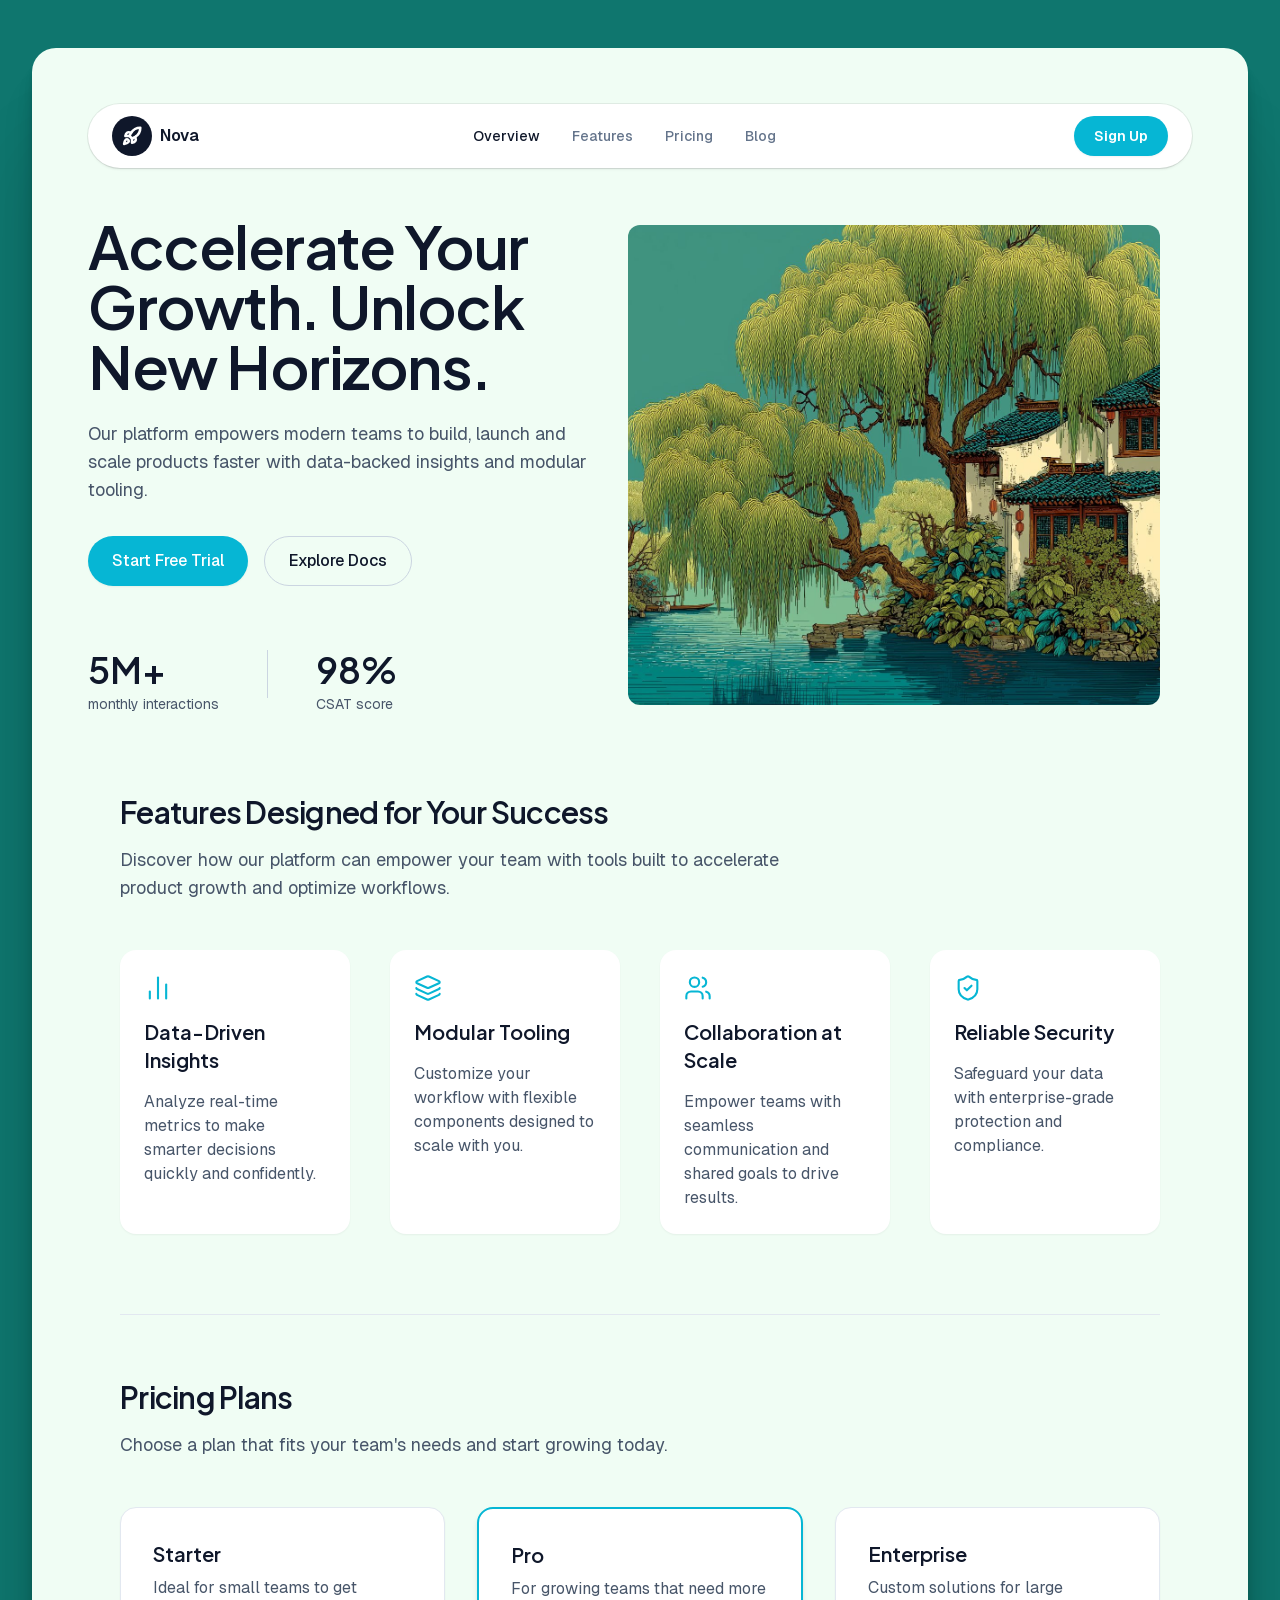
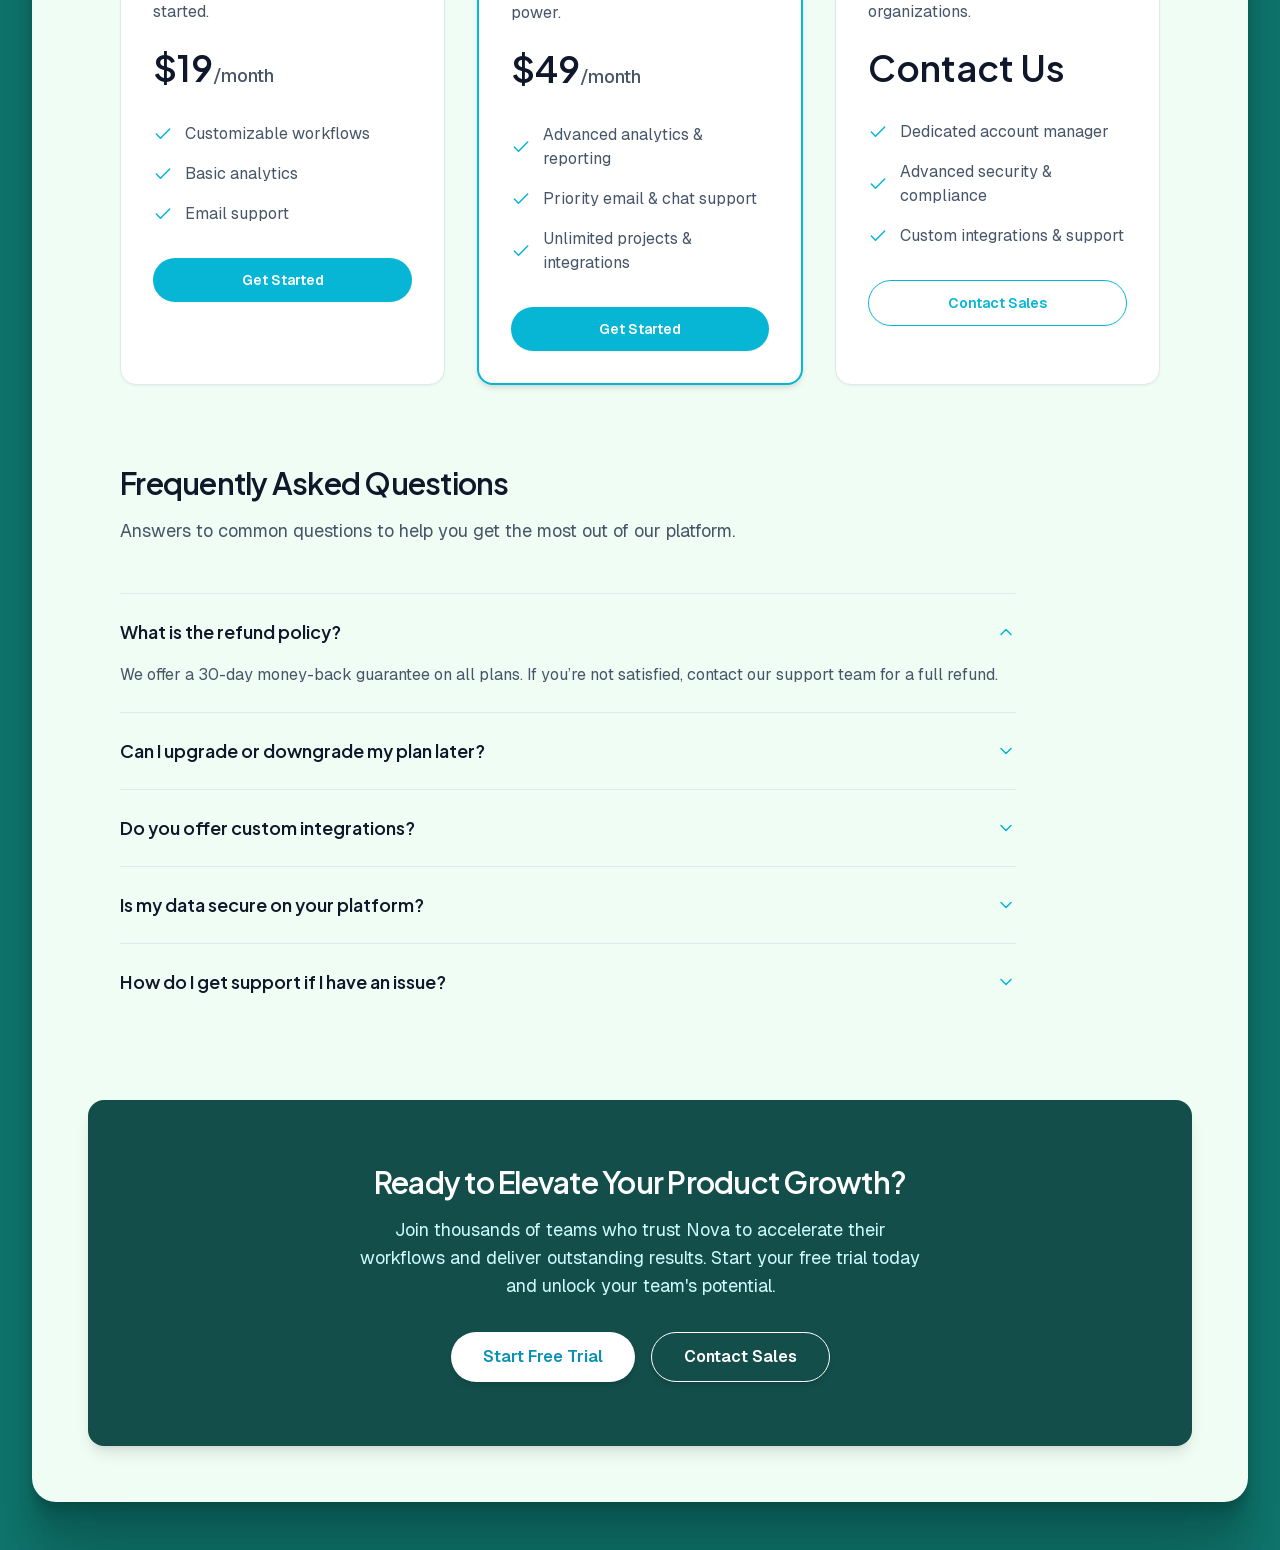
<file: Referencias/2_temas_claros/green-site/index.html>
<html lang="en"><head><meta charset="utf-8"/>
<meta content="width=device-width, initial-scale=1.0" name="viewport"/>
<title>Nova – Product Growth</title>
<link href="assets/css2_0c6ec1a12c79.css" rel="stylesheet"/>
<script src="assets/resource_3fa48481346f.js"></script>
<link href="assets/css2_86e10c4bcbd4.css" id="all-fonts-link-font-geist" rel="stylesheet"/><style id="all-fonts-style-font-geist">.font-geist { font-family: 'Geist', sans-serif !important; }</style><link href="assets/css2_0fc20595ebff.css" id="all-fonts-link-font-roboto" rel="stylesheet"/><style id="all-fonts-style-font-roboto">.font-roboto { font-family: 'Roboto', sans-serif !important; }</style><link href="assets/css2_23afcbef9bdd.css" id="all-fonts-link-font-montserrat" rel="stylesheet"/><style id="all-fonts-style-font-montserrat">.font-montserrat { font-family: 'Montserrat', sans-serif !important; }</style><link href="assets/css2_82ced711bf49.css" id="all-fonts-link-font-poppins" rel="stylesheet"/><style id="all-fonts-style-font-poppins">.font-poppins { font-family: 'Poppins', sans-serif !important; }</style><link href="assets/css2_fa22aa91016e.css" id="all-fonts-link-font-playfair" rel="stylesheet"/><style id="all-fonts-style-font-playfair">.font-playfair { font-family: 'Playfair Display', serif !important; }</style><link href="assets/css2_2b2d87bc82d8.css" id="all-fonts-link-font-instrument-serif" rel="stylesheet"/><style id="all-fonts-style-font-instrument-serif">.font-instrument-serif { font-family: 'Instrument Serif', serif !important; }</style><link href="assets/css2_4fef849c83da.css" id="all-fonts-link-font-merriweather" rel="stylesheet"/><style id="all-fonts-style-font-merriweather">.font-merriweather { font-family: 'Merriweather', serif !important; }</style><link href="assets/css2_a7b22b336fe1.css" id="all-fonts-link-font-bricolage" rel="stylesheet"/><style id="all-fonts-style-font-bricolage">.font-bricolage { font-family: 'Bricolage Grotesque', sans-serif !important; }</style><link href="assets/css2_0b2072b66163.css" id="all-fonts-link-font-jakarta" rel="stylesheet"/><style id="all-fonts-style-font-jakarta">.font-jakarta { font-family: 'Plus Jakarta Sans', sans-serif !important; }</style><link href="assets/css2_9b8bf743d4a8.css" id="all-fonts-link-font-manrope" rel="stylesheet"/><style id="all-fonts-style-font-manrope">.font-manrope { font-family: 'Manrope', sans-serif !important; }</style><link href="assets/css2_8e191ef32247.css" id="all-fonts-link-font-space-grotesk" rel="stylesheet"/><style id="all-fonts-style-font-space-grotesk">.font-space-grotesk { font-family: 'Space Grotesk', sans-serif !important; }</style><link href="assets/css2_70fd47a02eed.css" id="all-fonts-link-font-work-sans" rel="stylesheet"/><style id="all-fonts-style-font-work-sans">.font-work-sans { font-family: 'Work Sans', sans-serif !important; }</style><link href="assets/css2_b52fc18295f8.css" id="all-fonts-link-font-pt-serif" rel="stylesheet"/><style id="all-fonts-style-font-pt-serif">.font-pt-serif { font-family: 'PT Serif', serif !important; }</style><link href="assets/css2_62759cd015bd.css" id="all-fonts-link-font-geist-mono" rel="stylesheet"/><style id="all-fonts-style-font-geist-mono">.font-geist-mono { font-family: 'Geist Mono', monospace !important; }</style><link href="assets/css2_f495c2faa2a6.css" id="all-fonts-link-font-space-mono" rel="stylesheet"/><style id="all-fonts-style-font-space-mono">.font-space-mono { font-family: 'Space Mono', monospace !important; }</style><link href="assets/css2_6f16cdd6fd9f.css" id="all-fonts-link-font-quicksand" rel="stylesheet"/><style id="all-fonts-style-font-quicksand">.font-quicksand { font-family: 'Quicksand', sans-serif !important; }</style><link href="assets/css2_94cb6f0c406a.css" id="all-fonts-link-font-nunito" rel="stylesheet"/><style id="all-fonts-style-font-nunito">.font-nunito { font-family: 'Nunito', sans-serif !important; }</style><style>
/* Scroll fallback - ensures native scroll works if JS scroll fails */
html, html.lenis, html.lenis-smooth, html.has-scroll-smooth, html.has-scroll-init {
    overflow-y: auto !important;
    overflow-x: hidden !important;
    height: auto !important;
    scroll-behavior: smooth !important;
}
body, body.lenis, body.has-scroll-smooth {
    overflow-y: auto !important;
    overflow-x: hidden !important;
    min-height: 100vh !important;
    opacity: 1 !important;
    visibility: visible !important;
    pointer-events: auto !important;
    transform: none !important;
}
/* Hide preloaders/loaders that block content */
.loader, .preloader, .page-loader, .loading, .loading-screen,
[class*="loader"], [class*="preload"], [id*="loader"], [id*="preload"],
.loading-overlay, .page-transition {
    display: none !important;
    opacity: 0 !important;
    visibility: hidden !important;
    pointer-events: none !important;
}
/* Neutralize scroll library wrappers */
.lenis-wrapper, .smooth-scroll, [data-scroll-container], [data-scroll], .locomotive-scroll-container {
    transform: none !important;
    will-change: auto !important;
}
[data-scroll-section] {
    transform: none !important;
    opacity: 1 !important;
    visibility: visible !important;
}
/* Fix fixed-position wrappers that block scroll (but preserve footer) */
body > div:first-child:not(footer):not([class*="footer"]),
.wrapper:not(footer),
main,
#__next,
#root,
#app {
    position: relative !important;
    overflow: visible !important;
    height: auto !important;
}
/* Restore footer to bottom of page flow instead of fixed */
footer, [class*="footer"], .footer-sticky {
    position: relative !important;
    bottom: auto !important;
    left: auto !important;
    right: auto !important;
    z-index: 1 !important;
    height: auto !important;
}
/* Remove margin-bottom trick used with fixed footers */
.wrapper {
    margin-bottom: 0 !important;
}
/* Ensure all content is visible (some sites hide until JS loads) */
.word-inner, .split-animate, [data-animation], .gsap-marker-start, .gsap-marker-end {
    transform: none !important;
    opacity: 1 !important;
    visibility: visible !important;
}
/* Fix for translate-y animations that hide content initially */
.translate-y-full, [class*="translate-y"] {
    transform: none !important;
}
/* Fix hero text that starts hidden */
.hero-text span, .hero-fade {
    transform: none !important;
    opacity: 1 !important;
}
</style></head>
<body class="antialiased font-[Inter] bg-teal-700">
<main class="max-w-7xl mx-auto px-6 lg:px-8 py-12">
<div class="sm:p-10 lg:p-14 shadow-[0_2.8px_2.2px_rgba(0,_0,_0,_0.034),_0_6.7px_5.3px_rgba(0,_0,_0,_0.048),_0_12.5px_10px_rgba(0,_0,_0,_0.06),_0_22.3px_17.9px_rgba(0,_0,_0,_0.072),_0_41.8px_33.4px_rgba(0,_0,_0,_0.086),_0_100px_80px_rgba(0,_0,_0,_0.12)] bg-green-50 rounded-3xl pt-6 pr-6 pb-6 pl-6">
<!-- Nav -->
<nav class="relative z-10">
<div class="flex sm:px-6 bg-white rounded-full pt-3 pr-4 pb-3 pl-4 shadow-[0px_2px_3px_-1px_rgba(0,0,0,0.1),0px_1px_0px_0px_rgba(25,28,33,0.02),0px_0px_0px_1px_rgba(25,28,33,0.08)] items-center justify-between" style="">
<!-- Logo -->
<a class="flex items-center gap-2" href="#">
<span class="inline-flex items-center justify-center w-10 h-10 rounded-full bg-slate-900 text-white" style="">
<svg class="lucide lucide-rocket w-5 h-5 stroke-[3]" data-lucide="rocket" fill="none" height="24" stroke="currentColor" stroke-linecap="round" stroke-linejoin="round" stroke-width="2" style="" viewbox="0 0 24 24" width="24" xmlns="http://www.w3.org/2000/svg"><path d="M4.5 16.5c-1.5 1.26-2 5-2 5s3.74-.5 5-2c.71-.84.7-2.13-.09-2.91a2.18 2.18 0 0 0-2.91-.09z"></path><path d="m12 15-3-3a22 22 0 0 1 2-3.95A12.88 12.88 0 0 1 22 2c0 2.72-.78 7.5-6 11a22.35 22.35 0 0 1-4 2z"></path><path d="M9 12H4s.55-3.03 2-4c1.62-1.08 5 0 5 0"></path><path d="M12 15v5s3.03-.55 4-2c1.08-1.62 0-5 0-5"></path></svg>
</span>
<span class="text-base font-semibold tracking-tight hidden sm:block text-slate-900 font-geist" style="">Nova</span>
</a>
<!-- Links -->
<ul class="hidden sm:flex items-center gap-8 text-sm font-medium" id="nav-menu">
<li><a class="text-slate-900 hover:text-slate-700 font-geist" href="#" style="">Overview</a></li>
<li class=""><a class="text-slate-500 hover:text-slate-700 font-geist" href="#" style="">Features</a></li>
<li class=""><a class="text-slate-500 hover:text-slate-700 font-geist" href="#" style="">Pricing</a></li>
<li class=""><a class="text-slate-500 hover:text-slate-700 font-geist" href="#" style="">Blog</a></li>
</ul>
<!-- Mobile toggle -->
<button class="sm:hidden flex items-center justify-center w-9 h-9 rounded-full hover:bg-slate-100" id="nav-toggle" style="">
<svg class="lucide lucide-menu w-5 h-5" data-lucide="menu" fill="none" height="24" stroke="currentColor" stroke-linecap="round" stroke-linejoin="round" stroke-width="2" viewbox="0 0 24 24" width="24" xmlns="http://www.w3.org/2000/svg"><path d="M4 12h16"></path><path d="M4 18h16"></path><path d="M4 6h16"></path></svg>
</button>
<!-- CTA -->
<div class="hidden sm:block">
<a class="ml-6 inline-flex items-center justify-center px-5 py-2.5 rounded-full bg-cyan-500 text-sm font-semibold shadow-sm transition hover:bg-cyan-600 text-white font-geist" href="#" style="">Sign Up</a>
</div>
</div>
</nav>
<!-- Hero -->
<div class="mt-12 grid md:grid-cols-2 gap-10 items-center">
<!-- Copy -->
<div class="">
<h1 class="sm:text-5xl lg:text-6xl text-4xl font-semibold text-slate-900 tracking-tight font-jakarta" style="">Accelerate Your Growth. Unlock New Horizons.</h1>
<p class="mt-6 text-lg max-w-lg text-slate-600 font-geist" style="">Our platform empowers modern teams to build, launch and scale products faster with data-backed insights and modular tooling.</p>
<div class="mt-8 flex flex-wrap gap-4">
<a class="inline-flex items-center justify-center px-6 py-3 rounded-full bg-cyan-500 font-medium shadow-sm transition hover:bg-cyan-600 text-white font-geist" href="#" style="">Start Free Trial</a>
<a class="inline-flex items-center justify-center px-6 py-3 rounded-full border font-medium transition border-slate-300 hover:border-slate-400 text-slate-900 font-geist" href="#" style="">Explore Docs</a>
</div>
<div class="mt-16 flex items-start gap-12">
<div>
<p class="text-4xl text-slate-900 font-jakarta font-semibold" style="">5M+</p>
<p class="mt-1 text-sm text-slate-600 font-geist" style="">monthly interactions</p>
</div>
<div class="w-px h-12 hidden md:block bg-slate-300"></div>
<div>
<p class="text-4xl text-slate-900 font-jakarta font-semibold" style="">98%</p>
<p class="mt-1 text-sm text-slate-600 font-geist" style="">CSAT score</p>
</div>
</div>
</div>
<!-- Illustration -->
<div class="relative h-[340px] sm:h-[420px] lg:h-[480px]">
<div class="absolute inset-0 -translate-x-4 sm:-translate-x-8">
<img alt="Team collaboration" class="w-full h-full object-cover rounded-xl" src="assets/dbbf1869-f6fb-45ad-af6f-bde524_325d6bfe6904.jpg"/>
</div>
</div>
</div><section class="max-w-7xl lg:px-8 mt-20 mr-auto ml-auto pr-6 pl-6">
<h2 class="text-3xl font-semibold tracking-tight text-slate-900 font-jakarta">Features Designed for Your Success</h2>
<p class="mt-4 max-w-2xl text-lg text-slate-600 font-geist">Discover how our platform can empower your team with tools built to accelerate product growth and optimize workflows.</p>
<div class="mt-12 grid gap-10 sm:grid-cols-2 lg:grid-cols-4">
<div class="flex flex-col items-start gap-4 p-6 bg-white rounded-2xl shadow-sm hover:shadow-md transition">
<svg class="lucide lucide-bar-chart-2 w-7 h-7 text-cyan-500" data-lucide="bar-chart-2" fill="none" height="28" stroke="currentColor" stroke-linecap="round" stroke-linejoin="round" stroke-width="1.8" viewbox="0 0 24 24" width="28" xmlns="http://www.w3.org/2000/svg"><line x1="18" x2="18" y1="20" y2="10"></line><line x1="12" x2="12" y1="20" y2="4"></line><line x1="6" x2="6" y1="20" y2="14"></line></svg>
<h3 class="text-xl font-semibold text-slate-900 font-jakarta">Data-Driven Insights</h3>
<p class="text-slate-600 font-geist text-base">Analyze real-time metrics to make smarter decisions quickly and confidently.</p>
</div>
<div class="flex flex-col items-start gap-4 p-6 bg-white rounded-2xl shadow-sm hover:shadow-md transition">
<svg class="lucide lucide-layers w-7 h-7 text-cyan-500" data-lucide="layers" fill="none" height="28" stroke="currentColor" stroke-linecap="round" stroke-linejoin="round" stroke-width="1.8" viewbox="0 0 24 24" width="28" xmlns="http://www.w3.org/2000/svg"><path d="M12.83 2.18a2 2 0 0 0-1.66 0L2.6 6.08a1 1 0 0 0 0 1.83l8.58 3.91a2 2 0 0 0 1.66 0l8.58-3.9a1 1 0 0 0 0-1.83z"></path><path d="M2 12a1 1 0 0 0 .58.91l8.6 3.91a2 2 0 0 0 1.65 0l8.58-3.9A1 1 0 0 0 22 12"></path><path d="M2 17a1 1 0 0 0 .58.91l8.6 3.91a2 2 0 0 0 1.65 0l8.58-3.9A1 1 0 0 0 22 17"></path></svg>
<h3 class="text-xl font-semibold text-slate-900 font-jakarta">Modular Tooling</h3>
<p class="text-slate-600 font-geist text-base">Customize your workflow with flexible components designed to scale with you.</p>
</div>
<div class="flex flex-col items-start gap-4 p-6 bg-white rounded-2xl shadow-sm hover:shadow-md transition">
<svg class="lucide lucide-users w-7 h-7 text-cyan-500" data-lucide="users" fill="none" height="28" stroke="currentColor" stroke-linecap="round" stroke-linejoin="round" stroke-width="1.8" viewbox="0 0 24 24" width="28" xmlns="http://www.w3.org/2000/svg"><path d="M16 21v-2a4 4 0 0 0-4-4H6a4 4 0 0 0-4 4v2"></path><path d="M16 3.128a4 4 0 0 1 0 7.744"></path><path d="M22 21v-2a4 4 0 0 0-3-3.87"></path><circle cx="9" cy="7" r="4"></circle></svg>
<h3 class="text-xl font-semibold text-slate-900 font-jakarta">Collaboration at Scale</h3>
<p class="text-slate-600 font-geist text-base">Empower teams with seamless communication and shared goals to drive results.</p>
</div>
<div class="flex flex-col items-start gap-4 p-6 bg-white rounded-2xl shadow-sm hover:shadow-md transition">
<svg class="lucide lucide-shield-check w-7 h-7 text-cyan-500" data-lucide="shield-check" fill="none" height="28" stroke="currentColor" stroke-linecap="round" stroke-linejoin="round" stroke-width="1.8" viewbox="0 0 24 24" width="28" xmlns="http://www.w3.org/2000/svg"><path d="M20 13c0 5-3.5 7.5-7.66 8.95a1 1 0 0 1-.67-.01C7.5 20.5 4 18 4 13V6a1 1 0 0 1 1-1c2 0 4.5-1.2 6.24-2.72a1.17 1.17 0 0 1 1.52 0C14.51 3.81 17 5 19 5a1 1 0 0 1 1 1z"></path><path d="m9 12 2 2 4-4"></path></svg>
<h3 class="text-xl font-semibold text-slate-900 font-jakarta">Reliable Security</h3>
<p class="text-slate-600 font-geist text-base">Safeguard your data with enterprise-grade protection and compliance.</p>
</div>
</div>
<div class="mt-20 border-t border-slate-200 pt-16">
<h2 class="text-3xl font-semibold tracking-tight text-slate-900 font-jakarta">Pricing Plans</h2>
<p class="mt-4 max-w-2xl text-lg text-slate-600 font-geist">Choose a plan that fits your team's needs and start growing today.</p>
<div class="mt-12 grid gap-8 sm:grid-cols-3">
<div class="flex flex-col rounded-2xl border border-slate-200 bg-white p-8 shadow-sm hover:shadow-md transition">
<h3 class="text-xl font-semibold text-slate-900 font-jakarta">Starter</h3>
<p class="mt-2 text-slate-600 font-geist">Ideal for small teams to get started.</p>
<p class="mt-6 text-4xl font-semibold text-slate-900 font-jakarta">$19<span class="text-lg font-medium text-slate-600 font-geist">/month</span></p>
<ul class="mt-8 space-y-4 text-slate-600 font-geist" role="list">
<li class="flex items-center gap-3">
<svg class="lucide lucide-check w-5 h-5 text-cyan-500 flex-shrink-0" data-lucide="check" fill="none" height="20" stroke="currentColor" stroke-linecap="round" stroke-linejoin="round" stroke-width="1.8" viewbox="0 0 24 24" width="20" xmlns="http://www.w3.org/2000/svg"><path d="M20 6 9 17l-5-5"></path></svg>
            Customizable workflows
          </li>
<li class="flex items-center gap-3">
<svg class="lucide lucide-check w-5 h-5 text-cyan-500 flex-shrink-0" data-lucide="check" fill="none" height="20" stroke="currentColor" stroke-linecap="round" stroke-linejoin="round" stroke-width="1.8" viewbox="0 0 24 24" width="20" xmlns="http://www.w3.org/2000/svg"><path d="M20 6 9 17l-5-5"></path></svg>
            Basic analytics
          </li>
<li class="flex items-center gap-3">
<svg class="lucide lucide-check w-5 h-5 text-cyan-500 flex-shrink-0" data-lucide="check" fill="none" height="20" stroke="currentColor" stroke-linecap="round" stroke-linejoin="round" stroke-width="1.8" viewbox="0 0 24 24" width="20" xmlns="http://www.w3.org/2000/svg"><path d="M20 6 9 17l-5-5"></path></svg>
            Email support
          </li>
</ul>
<a class="mt-8 inline-flex items-center justify-center rounded-full bg-cyan-500 px-6 py-3 text-sm font-semibold text-white shadow-sm transition hover:bg-cyan-600 font-geist" href="#">Get Started</a>
</div>
<div class="flex flex-col rounded-2xl border-2 border-cyan-500 bg-white p-8 shadow-md">
<h3 class="text-xl font-semibold text-slate-900 font-jakarta">Pro</h3>
<p class="mt-2 text-slate-600 font-geist">For growing teams that need more power.</p>
<p class="mt-6 text-4xl font-semibold text-slate-900 font-jakarta">$49<span class="text-lg font-medium text-slate-600 font-geist">/month</span></p>
<ul class="mt-8 space-y-4 text-slate-600 font-geist" role="list">
<li class="flex items-center gap-3">
<svg class="lucide lucide-check w-5 h-5 text-cyan-500 flex-shrink-0" data-lucide="check" fill="none" height="20" stroke="currentColor" stroke-linecap="round" stroke-linejoin="round" stroke-width="1.8" viewbox="0 0 24 24" width="20" xmlns="http://www.w3.org/2000/svg"><path d="M20 6 9 17l-5-5"></path></svg>
            Advanced analytics &amp; reporting
          </li>
<li class="flex items-center gap-3">
<svg class="lucide lucide-check w-5 h-5 text-cyan-500 flex-shrink-0" data-lucide="check" fill="none" height="20" stroke="currentColor" stroke-linecap="round" stroke-linejoin="round" stroke-width="1.8" viewbox="0 0 24 24" width="20" xmlns="http://www.w3.org/2000/svg"><path d="M20 6 9 17l-5-5"></path></svg>
            Priority email &amp; chat support
          </li>
<li class="flex items-center gap-3">
<svg class="lucide lucide-check w-5 h-5 text-cyan-500 flex-shrink-0" data-lucide="check" fill="none" height="20" stroke="currentColor" stroke-linecap="round" stroke-linejoin="round" stroke-width="1.8" viewbox="0 0 24 24" width="20" xmlns="http://www.w3.org/2000/svg"><path d="M20 6 9 17l-5-5"></path></svg>
            Unlimited projects &amp; integrations
          </li>
</ul>
<a class="mt-8 inline-flex items-center justify-center rounded-full bg-cyan-500 px-6 py-3 text-sm font-semibold text-white shadow-sm transition hover:bg-cyan-600 font-geist" href="#">Get Started</a>
</div>
<div class="flex flex-col rounded-2xl border border-slate-200 bg-white p-8 shadow-sm hover:shadow-md transition">
<h3 class="text-xl font-semibold text-slate-900 font-jakarta">Enterprise</h3>
<p class="mt-2 text-slate-600 font-geist">Custom solutions for large organizations.</p>
<p class="mt-6 text-4xl font-semibold text-slate-900 font-jakarta">Contact Us</p>
<ul class="mt-8 space-y-4 text-slate-600 font-geist" role="list">
<li class="flex items-center gap-3">
<svg class="lucide lucide-check w-5 h-5 text-cyan-500 flex-shrink-0" data-lucide="check" fill="none" height="20" stroke="currentColor" stroke-linecap="round" stroke-linejoin="round" stroke-width="1.8" viewbox="0 0 24 24" width="20" xmlns="http://www.w3.org/2000/svg"><path d="M20 6 9 17l-5-5"></path></svg>
            Dedicated account manager
          </li>
<li class="flex items-center gap-3">
<svg class="lucide lucide-check w-5 h-5 text-cyan-500 flex-shrink-0" data-lucide="check" fill="none" height="20" stroke="currentColor" stroke-linecap="round" stroke-linejoin="round" stroke-width="1.8" viewbox="0 0 24 24" width="20" xmlns="http://www.w3.org/2000/svg"><path d="M20 6 9 17l-5-5"></path></svg>
            Advanced security &amp; compliance
          </li>
<li class="flex items-center gap-3">
<svg class="lucide lucide-check w-5 h-5 text-cyan-500 flex-shrink-0" data-lucide="check" fill="none" height="20" stroke="currentColor" stroke-linecap="round" stroke-linejoin="round" stroke-width="1.8" viewbox="0 0 24 24" width="20" xmlns="http://www.w3.org/2000/svg"><path d="M20 6 9 17l-5-5"></path></svg>
            Custom integrations &amp; support
          </li>
</ul>
<a class="mt-8 inline-flex items-center justify-center rounded-full border border-cyan-500 px-6 py-3 text-sm font-semibold text-cyan-500 shadow-sm transition hover:bg-cyan-50 font-geist" href="#">Contact Sales</a>
</div>
</div>
</div>
</section><section class="max-w-7xl lg:px-8 mt-20 mr-auto ml-auto pr-6 pl-6">
<h2 class="text-3xl font-semibold tracking-tight text-slate-900 font-jakarta">Frequently Asked Questions</h2>
<p class="max-w-2xl text-lg text-slate-600 font-geist mt-4">Answers to common questions to help you get the most out of our platform.</p>
<div class="mt-12 max-w-4xl divide-y divide-slate-200 border-t border-slate-200">
<details class="group py-6 cursor-pointer" open="">
<summary class="flex items-center justify-between font-semibold text-slate-900 font-jakarta text-lg list-none">
        What is the refund policy?
        <svg class="lucide lucide-chevron-down w-5 h-5 text-cyan-500 transition-transform duration-300 group-open:rotate-180" data-lucide="chevron-down" fill="none" height="24" stroke="currentColor" stroke-linecap="round" stroke-linejoin="round" stroke-width="1.8" viewbox="0 0 24 24" width="24" xmlns="http://www.w3.org/2000/svg"><path d="m6 9 6 6 6-6"></path></svg>
</summary>
<p class="mt-4 text-slate-600 font-geist text-base leading-relaxed">We offer a 30-day money-back guarantee on all plans. If you’re not satisfied, contact our support team for a full refund.</p>
</details>
<details class="group py-6 cursor-pointer">
<summary class="flex items-center justify-between font-semibold text-slate-900 font-jakarta text-lg list-none">
        Can I upgrade or downgrade my plan later?
        <svg class="lucide lucide-chevron-down w-5 h-5 text-cyan-500 transition-transform duration-300 group-open:rotate-180" data-lucide="chevron-down" fill="none" height="24" stroke="currentColor" stroke-linecap="round" stroke-linejoin="round" stroke-width="1.8" viewbox="0 0 24 24" width="24" xmlns="http://www.w3.org/2000/svg"><path d="m6 9 6 6 6-6"></path></svg>
</summary>
<p class="mt-4 text-slate-600 font-geist text-base leading-relaxed">Yes, you can change your subscription at any time from your account settings without any interruption to your service.</p>
</details>
<details class="group py-6 cursor-pointer">
<summary class="flex items-center justify-between font-semibold text-slate-900 font-jakarta text-lg list-none">
        Do you offer custom integrations?
        <svg class="lucide lucide-chevron-down w-5 h-5 text-cyan-500 transition-transform duration-300 group-open:rotate-180" data-lucide="chevron-down" fill="none" height="24" stroke="currentColor" stroke-linecap="round" stroke-linejoin="round" stroke-width="1.8" viewbox="0 0 24 24" width="24" xmlns="http://www.w3.org/2000/svg"><path d="m6 9 6 6 6-6"></path></svg>
</summary>
<p class="mt-4 text-slate-600 font-geist text-base leading-relaxed">Custom integrations are available on our Enterprise plan. Contact our sales team to discuss your specific requirements.</p>
</details>
<details class="group py-6 cursor-pointer">
<summary class="flex items-center justify-between font-semibold text-slate-900 font-jakarta text-lg list-none">
        Is my data secure on your platform?
        <svg class="lucide lucide-chevron-down w-5 h-5 text-cyan-500 transition-transform duration-300 group-open:rotate-180" data-lucide="chevron-down" fill="none" height="24" stroke="currentColor" stroke-linecap="round" stroke-linejoin="round" stroke-width="1.8" viewbox="0 0 24 24" width="24" xmlns="http://www.w3.org/2000/svg"><path d="m6 9 6 6 6-6"></path></svg>
</summary>
<p class="mt-4 text-slate-600 font-geist text-base leading-relaxed">We use enterprise-grade encryption, regular security audits, and compliance standards to protect your data at all times.</p>
</details>
<details class="group py-6 cursor-pointer">
<summary class="flex items-center justify-between font-semibold text-slate-900 font-jakarta text-lg list-none">
        How do I get support if I have an issue?
        <svg class="lucide lucide-chevron-down w-5 h-5 text-cyan-500 transition-transform duration-300 group-open:rotate-180" data-lucide="chevron-down" fill="none" height="24" stroke="currentColor" stroke-linecap="round" stroke-linejoin="round" stroke-width="1.8" viewbox="0 0 24 24" width="24" xmlns="http://www.w3.org/2000/svg"><path d="m6 9 6 6 6-6"></path></svg>
</summary>
<p class="mt-4 text-slate-600 font-geist text-base leading-relaxed">Support varies by plan: Starter includes email support, Pro adds priority email &amp; chat, and Enterprise offers a dedicated account manager.</p>
</details>
</div>
</section><section class="max-w-7xl lg:px-8 bg-teal-900 bg-[url(https://hoirqrkdgbmvpwutwuwj.supabase.co/storage/v1/object/public/assets/assets/e8c8bc93-9fa2-4ae8-9066-52376ec84807_1600w.jpg)] bg-cover rounded-2xl mt-20 mr-auto ml-auto pr-6 pl-6 shadow-lg">
<div class="max-w-4xl mx-auto py-16 text-center">
<h2 class="text-3xl font-semibold tracking-tight font-jakarta text-white">Ready to Elevate Your Product Growth?</h2>
<p class="mt-4 text-lg font-geist text-cyan-100 max-w-xl mx-auto">Join thousands of teams who trust Nova to accelerate their workflows and deliver outstanding results. Start your free trial today and unlock your team's potential.</p>
<div class="mt-8 flex flex-col sm:flex-row justify-center gap-4">
<a class="inline-flex items-center justify-center rounded-full bg-white px-8 py-3 text-cyan-600 font-semibold shadow-md hover:bg-cyan-50 transition font-geist" href="#">Start Free Trial</a>
<a class="inline-flex items-center justify-center rounded-full border border-white px-8 py-3 text-white font-semibold shadow-md hover:bg-cyan-500 hover:border-cyan-500 transition font-geist" href="#">Contact Sales</a>
</div>
</div>
</section>
</div>
</main>
<script src="assets/lucide_latest_2eebd0ebe8c2.js"></script>
<script>
    lucide.createIcons();

    const toggleBtn = document.getElementById('nav-toggle');
    const navMenu = document.getElementById('nav-menu');

    toggleBtn?.addEventListener('click', () => {
      navMenu.classList.toggle('hidden');
      toggleBtn.querySelector('i').dataset.lucide = navMenu.classList.contains('hidden') ? 'menu' : 'x';
      lucide.createIcons();
    });
  </script>
<script data-img-fallback-handler="">!function(){var f=["https://hoirqrkdgbmvpwutwuwj.supabase.co/storage/v1/object/public/assets/assets/917d6f93-fb36-439a-8c48-884b67b35381_1600w.jpg","https://hoirqrkdgbmvpwutwuwj.supabase.co/storage/v1/object/public/assets/assets/4734259a-bad7-422f-981e-ce01e79184f2_1600w.jpg","https://hoirqrkdgbmvpwutwuwj.supabase.co/storage/v1/object/public/assets/assets/c543a9e1-f226-4ced-80b0-feb8445a75b9_1600w.jpg","https://hoirqrkdgbmvpwutwuwj.supabase.co/storage/v1/object/public/assets/assets/5bab247f-35d9-400d-a82b-fd87cfe913d2_1600w.webp","https://hoirqrkdgbmvpwutwuwj.supabase.co/storage/v1/object/public/assets/assets/30104e3c-5eea-4b93-93e9-5313698a7156_1600w.webp"],h=new Set;function g(s){for(var x=0,i=0;i<s.length;i++)x=(x<<5)-x+s.charCodeAt(i)|0;return f[Math.abs(x)%f.length]}function r(t){var s=t.src;if(s&&!h.has(s)){h.add(s);t.src=g(s)}}window.addEventListener("error",function(e){var t=e.target;if(t&&t.tagName==="IMG")r(t)},!0);function c(){document.querySelectorAll("img").forEach(function(i){if(i.complete&&!i.naturalWidth&&i.src)r(i)})}if(document.readyState==="loading")document.addEventListener("DOMContentLoaded",c);else c()}()</script><script>
// Disable smooth scroll libraries that prevent native scrolling
(function() {
    // Wait for DOM to be ready
    function disableScrollLibraries() {
        // Disable Lenis
        if (typeof lenis !== 'undefined' && lenis) {
            try {
                lenis.destroy && lenis.destroy();
            } catch(e) {}
        }
        if (window.lenis) {
            try {
                window.lenis.destroy && window.lenis.destroy();
            } catch(e) {}
        }
        
        // Disable Locomotive Scroll
        if (typeof LocomotiveScroll !== 'undefined') {
            try {
                if (window.locomotiveScroll) {
                    window.locomotiveScroll.destroy && window.locomotiveScroll.destroy();
                }
            } catch(e) {}
        }
        
        // Remove scroll-hijacking event listeners
        var html = document.documentElement;
        var body = document.body;
        
        // Remove classes that scroll libraries add
        html.classList.remove('lenis', 'lenis-smooth', 'has-scroll-smooth', 'has-scroll-init', 'has-scroll-scrolling');
        body.classList.remove('lenis', 'has-scroll-smooth');
        
        // Force enable native scroll
        html.style.cssText += 'overflow-y: auto !important; height: auto !important;';
        body.style.cssText += 'overflow-y: auto !important; opacity: 1 !important; visibility: visible !important;';
        
        // Re-enable scroll on containers
        document.querySelectorAll('[data-scroll-container], .smooth-scroll, .lenis-wrapper').forEach(function(el) {
            el.style.cssText += 'transform: none !important; will-change: auto !important;';
        });
    }
    
    // Run immediately
    disableScrollLibraries();
    
    // Run after a delay (for libraries that init late)
    setTimeout(disableScrollLibraries, 100);
    setTimeout(disableScrollLibraries, 500);
    setTimeout(disableScrollLibraries, 1000);
    
    // Also run when DOM is ready
    if (document.readyState === 'loading') {
        document.addEventListener('DOMContentLoaded', disableScrollLibraries);
    }
    
    // Override Lenis constructor if it tries to init later
    window.Lenis = function() { return { destroy: function(){}, raf: function(){} }; };
})();
</script></body></html>
</file>
<file: Referencias/1_temas_escuros/barbershop-landing-51.aura.build/assets/css2_13ddf91fdf43.css>
/* latin-ext */
@font-face {
  font-family: 'Bebas Neue';
  font-style: normal;
  font-weight: 400;
  font-display: swap;
  src: url("JTUSjIg69CK48gW7PXoo9WdhyyTh89_768b53035ba3.woff2") format('woff2');
  unicode-range: U+0100-02BA, U+02BD-02C5, U+02C7-02CC, U+02CE-02D7, U+02DD-02FF, U+0304, U+0308, U+0329, U+1D00-1DBF, U+1E00-1E9F, U+1EF2-1EFF, U+2020, U+20A0-20AB, U+20AD-20C0, U+2113, U+2C60-2C7F, U+A720-A7FF;
}
/* latin */
@font-face {
  font-family: 'Bebas Neue';
  font-style: normal;
  font-weight: 400;
  font-display: swap;
  src: url("JTUSjIg69CK48gW7PXoo9WlhyyTh89_995908a0f5de.woff2") format('woff2');
  unicode-range: U+0000-00FF, U+0131, U+0152-0153, U+02BB-02BC, U+02C6, U+02DA, U+02DC, U+0304, U+0308, U+0329, U+2000-206F, U+20AC, U+2122, U+2191, U+2193, U+2212, U+2215, U+FEFF, U+FFFD;
}
/* cyrillic-ext */
@font-face {
  font-family: 'Inter';
  font-style: normal;
  font-weight: 300;
  font-display: swap;
  src: url("UcC73FwrK3iLTeHuS_nVMrMxCp50Sj_7249155f7a06.woff2") format('woff2');
  unicode-range: U+0460-052F, U+1C80-1C8A, U+20B4, U+2DE0-2DFF, U+A640-A69F, U+FE2E-FE2F;
}
/* cyrillic */
@font-face {
  font-family: 'Inter';
  font-style: normal;
  font-weight: 300;
  font-display: swap;
  src: url("UcC73FwrK3iLTeHuS_nVMrMxCp50Sj_e34c5f1bf15e.woff2") format('woff2');
  unicode-range: U+0301, U+0400-045F, U+0490-0491, U+04B0-04B1, U+2116;
}
/* greek-ext */
@font-face {
  font-family: 'Inter';
  font-style: normal;
  font-weight: 300;
  font-display: swap;
  src: url("UcC73FwrK3iLTeHuS_nVMrMxCp50Sj_6e1a6b2b96f4.woff2") format('woff2');
  unicode-range: U+1F00-1FFF;
}
/* greek */
@font-face {
  font-family: 'Inter';
  font-style: normal;
  font-weight: 300;
  font-display: swap;
  src: url("UcC73FwrK3iLTeHuS_nVMrMxCp50Sj_656bbed6cec3.woff2") format('woff2');
  unicode-range: U+0370-0377, U+037A-037F, U+0384-038A, U+038C, U+038E-03A1, U+03A3-03FF;
}
/* vietnamese */
@font-face {
  font-family: 'Inter';
  font-style: normal;
  font-weight: 300;
  font-display: swap;
  src: url("UcC73FwrK3iLTeHuS_nVMrMxCp50Sj_fc83e07548c4.woff2") format('woff2');
  unicode-range: U+0102-0103, U+0110-0111, U+0128-0129, U+0168-0169, U+01A0-01A1, U+01AF-01B0, U+0300-0301, U+0303-0304, U+0308-0309, U+0323, U+0329, U+1EA0-1EF9, U+20AB;
}
/* latin-ext */
@font-face {
  font-family: 'Inter';
  font-style: normal;
  font-weight: 300;
  font-display: swap;
  src: url("UcC73FwrK3iLTeHuS_nVMrMxCp50Sj_749a308406a6.woff2") format('woff2');
  unicode-range: U+0100-02BA, U+02BD-02C5, U+02C7-02CC, U+02CE-02D7, U+02DD-02FF, U+0304, U+0308, U+0329, U+1D00-1DBF, U+1E00-1E9F, U+1EF2-1EFF, U+2020, U+20A0-20AB, U+20AD-20C0, U+2113, U+2C60-2C7F, U+A720-A7FF;
}
/* latin */
@font-face {
  font-family: 'Inter';
  font-style: normal;
  font-weight: 300;
  font-display: swap;
  src: url("UcC73FwrK3iLTeHuS_nVMrMxCp50Sj_1ab1ad55902b.woff2") format('woff2');
  unicode-range: U+0000-00FF, U+0131, U+0152-0153, U+02BB-02BC, U+02C6, U+02DA, U+02DC, U+0304, U+0308, U+0329, U+2000-206F, U+20AC, U+2122, U+2191, U+2193, U+2212, U+2215, U+FEFF, U+FFFD;
}
/* cyrillic-ext */
@font-face {
  font-family: 'Inter';
  font-style: normal;
  font-weight: 400;
  font-display: swap;
  src: url("UcC73FwrK3iLTeHuS_nVMrMxCp50Sj_7249155f7a06.woff2") format('woff2');
  unicode-range: U+0460-052F, U+1C80-1C8A, U+20B4, U+2DE0-2DFF, U+A640-A69F, U+FE2E-FE2F;
}
/* cyrillic */
@font-face {
  font-family: 'Inter';
  font-style: normal;
  font-weight: 400;
  font-display: swap;
  src: url("UcC73FwrK3iLTeHuS_nVMrMxCp50Sj_e34c5f1bf15e.woff2") format('woff2');
  unicode-range: U+0301, U+0400-045F, U+0490-0491, U+04B0-04B1, U+2116;
}
/* greek-ext */
@font-face {
  font-family: 'Inter';
  font-style: normal;
  font-weight: 400;
  font-display: swap;
  src: url("UcC73FwrK3iLTeHuS_nVMrMxCp50Sj_6e1a6b2b96f4.woff2") format('woff2');
  unicode-range: U+1F00-1FFF;
}
/* greek */
@font-face {
  font-family: 'Inter';
  font-style: normal;
  font-weight: 400;
  font-display: swap;
  src: url("UcC73FwrK3iLTeHuS_nVMrMxCp50Sj_656bbed6cec3.woff2") format('woff2');
  unicode-range: U+0370-0377, U+037A-037F, U+0384-038A, U+038C, U+038E-03A1, U+03A3-03FF;
}
/* vietnamese */
@font-face {
  font-family: 'Inter';
  font-style: normal;
  font-weight: 400;
  font-display: swap;
  src: url("UcC73FwrK3iLTeHuS_nVMrMxCp50Sj_fc83e07548c4.woff2") format('woff2');
  unicode-range: U+0102-0103, U+0110-0111, U+0128-0129, U+0168-0169, U+01A0-01A1, U+01AF-01B0, U+0300-0301, U+0303-0304, U+0308-0309, U+0323, U+0329, U+1EA0-1EF9, U+20AB;
}
/* latin-ext */
@font-face {
  font-family: 'Inter';
  font-style: normal;
  font-weight: 400;
  font-display: swap;
  src: url("UcC73FwrK3iLTeHuS_nVMrMxCp50Sj_749a308406a6.woff2") format('woff2');
  unicode-range: U+0100-02BA, U+02BD-02C5, U+02C7-02CC, U+02CE-02D7, U+02DD-02FF, U+0304, U+0308, U+0329, U+1D00-1DBF, U+1E00-1E9F, U+1EF2-1EFF, U+2020, U+20A0-20AB, U+20AD-20C0, U+2113, U+2C60-2C7F, U+A720-A7FF;
}
/* latin */
@font-face {
  font-family: 'Inter';
  font-style: normal;
  font-weight: 400;
  font-display: swap;
  src: url("UcC73FwrK3iLTeHuS_nVMrMxCp50Sj_1ab1ad55902b.woff2") format('woff2');
  unicode-range: U+0000-00FF, U+0131, U+0152-0153, U+02BB-02BC, U+02C6, U+02DA, U+02DC, U+0304, U+0308, U+0329, U+2000-206F, U+20AC, U+2122, U+2191, U+2193, U+2212, U+2215, U+FEFF, U+FFFD;
}
/* cyrillic-ext */
@font-face {
  font-family: 'Inter';
  font-style: normal;
  font-weight: 500;
  font-display: swap;
  src: url("UcC73FwrK3iLTeHuS_nVMrMxCp50Sj_7249155f7a06.woff2") format('woff2');
  unicode-range: U+0460-052F, U+1C80-1C8A, U+20B4, U+2DE0-2DFF, U+A640-A69F, U+FE2E-FE2F;
}
/* cyrillic */
@font-face {
  font-family: 'Inter';
  font-style: normal;
  font-weight: 500;
  font-display: swap;
  src: url("UcC73FwrK3iLTeHuS_nVMrMxCp50Sj_e34c5f1bf15e.woff2") format('woff2');
  unicode-range: U+0301, U+0400-045F, U+0490-0491, U+04B0-04B1, U+2116;
}
/* greek-ext */
@font-face {
  font-family: 'Inter';
  font-style: normal;
  font-weight: 500;
  font-display: swap;
  src: url("UcC73FwrK3iLTeHuS_nVMrMxCp50Sj_6e1a6b2b96f4.woff2") format('woff2');
  unicode-range: U+1F00-1FFF;
}
/* greek */
@font-face {
  font-family: 'Inter';
  font-style: normal;
  font-weight: 500;
  font-display: swap;
  src: url("UcC73FwrK3iLTeHuS_nVMrMxCp50Sj_656bbed6cec3.woff2") format('woff2');
  unicode-range: U+0370-0377, U+037A-037F, U+0384-038A, U+038C, U+038E-03A1, U+03A3-03FF;
}
/* vietnamese */
@font-face {
  font-family: 'Inter';
  font-style: normal;
  font-weight: 500;
  font-display: swap;
  src: url("UcC73FwrK3iLTeHuS_nVMrMxCp50Sj_fc83e07548c4.woff2") format('woff2');
  unicode-range: U+0102-0103, U+0110-0111, U+0128-0129, U+0168-0169, U+01A0-01A1, U+01AF-01B0, U+0300-0301, U+0303-0304, U+0308-0309, U+0323, U+0329, U+1EA0-1EF9, U+20AB;
}
/* latin-ext */
@font-face {
  font-family: 'Inter';
  font-style: normal;
  font-weight: 500;
  font-display: swap;
  src: url("UcC73FwrK3iLTeHuS_nVMrMxCp50Sj_749a308406a6.woff2") format('woff2');
  unicode-range: U+0100-02BA, U+02BD-02C5, U+02C7-02CC, U+02CE-02D7, U+02DD-02FF, U+0304, U+0308, U+0329, U+1D00-1DBF, U+1E00-1E9F, U+1EF2-1EFF, U+2020, U+20A0-20AB, U+20AD-20C0, U+2113, U+2C60-2C7F, U+A720-A7FF;
}
/* latin */
@font-face {
  font-family: 'Inter';
  font-style: normal;
  font-weight: 500;
  font-display: swap;
  src: url("UcC73FwrK3iLTeHuS_nVMrMxCp50Sj_1ab1ad55902b.woff2") format('woff2');
  unicode-range: U+0000-00FF, U+0131, U+0152-0153, U+02BB-02BC, U+02C6, U+02DA, U+02DC, U+0304, U+0308, U+0329, U+2000-206F, U+20AC, U+2122, U+2191, U+2193, U+2212, U+2215, U+FEFF, U+FFFD;
}
/* cyrillic-ext */
@font-face {
  font-family: 'Inter';
  font-style: normal;
  font-weight: 600;
  font-display: swap;
  src: url("UcC73FwrK3iLTeHuS_nVMrMxCp50Sj_7249155f7a06.woff2") format('woff2');
  unicode-range: U+0460-052F, U+1C80-1C8A, U+20B4, U+2DE0-2DFF, U+A640-A69F, U+FE2E-FE2F;
}
/* cyrillic */
@font-face {
  font-family: 'Inter';
  font-style: normal;
  font-weight: 600;
  font-display: swap;
  src: url("UcC73FwrK3iLTeHuS_nVMrMxCp50Sj_e34c5f1bf15e.woff2") format('woff2');
  unicode-range: U+0301, U+0400-045F, U+0490-0491, U+04B0-04B1, U+2116;
}
/* greek-ext */
@font-face {
  font-family: 'Inter';
  font-style: normal;
  font-weight: 600;
  font-display: swap;
  src: url("UcC73FwrK3iLTeHuS_nVMrMxCp50Sj_6e1a6b2b96f4.woff2") format('woff2');
  unicode-range: U+1F00-1FFF;
}
/* greek */
@font-face {
  font-family: 'Inter';
  font-style: normal;
  font-weight: 600;
  font-display: swap;
  src: url("UcC73FwrK3iLTeHuS_nVMrMxCp50Sj_656bbed6cec3.woff2") format('woff2');
  unicode-range: U+0370-0377, U+037A-037F, U+0384-038A, U+038C, U+038E-03A1, U+03A3-03FF;
}
/* vietnamese */
@font-face {
  font-family: 'Inter';
  font-style: normal;
  font-weight: 600;
  font-display: swap;
  src: url("UcC73FwrK3iLTeHuS_nVMrMxCp50Sj_fc83e07548c4.woff2") format('woff2');
  unicode-range: U+0102-0103, U+0110-0111, U+0128-0129, U+0168-0169, U+01A0-01A1, U+01AF-01B0, U+0300-0301, U+0303-0304, U+0308-0309, U+0323, U+0329, U+1EA0-1EF9, U+20AB;
}
/* latin-ext */
@font-face {
  font-family: 'Inter';
  font-style: normal;
  font-weight: 600;
  font-display: swap;
  src: url("UcC73FwrK3iLTeHuS_nVMrMxCp50Sj_749a308406a6.woff2") format('woff2');
  unicode-range: U+0100-02BA, U+02BD-02C5, U+02C7-02CC, U+02CE-02D7, U+02DD-02FF, U+0304, U+0308, U+0329, U+1D00-1DBF, U+1E00-1E9F, U+1EF2-1EFF, U+2020, U+20A0-20AB, U+20AD-20C0, U+2113, U+2C60-2C7F, U+A720-A7FF;
}
/* latin */
@font-face {
  font-family: 'Inter';
  font-style: normal;
  font-weight: 600;
  font-display: swap;
  src: url("UcC73FwrK3iLTeHuS_nVMrMxCp50Sj_1ab1ad55902b.woff2") format('woff2');
  unicode-range: U+0000-00FF, U+0131, U+0152-0153, U+02BB-02BC, U+02C6, U+02DA, U+02DC, U+0304, U+0308, U+0329, U+2000-206F, U+20AC, U+2122, U+2191, U+2193, U+2212, U+2215, U+FEFF, U+FFFD;
}
/* cyrillic-ext */
@font-face {
  font-family: 'Inter';
  font-style: normal;
  font-weight: 700;
  font-display: swap;
  src: url("UcC73FwrK3iLTeHuS_nVMrMxCp50Sj_7249155f7a06.woff2") format('woff2');
  unicode-range: U+0460-052F, U+1C80-1C8A, U+20B4, U+2DE0-2DFF, U+A640-A69F, U+FE2E-FE2F;
}
/* cyrillic */
@font-face {
  font-family: 'Inter';
  font-style: normal;
  font-weight: 700;
  font-display: swap;
  src: url("UcC73FwrK3iLTeHuS_nVMrMxCp50Sj_e34c5f1bf15e.woff2") format('woff2');
  unicode-range: U+0301, U+0400-045F, U+0490-0491, U+04B0-04B1, U+2116;
}
/* greek-ext */
@font-face {
  font-family: 'Inter';
  font-style: normal;
  font-weight: 700;
  font-display: swap;
  src: url("UcC73FwrK3iLTeHuS_nVMrMxCp50Sj_6e1a6b2b96f4.woff2") format('woff2');
  unicode-range: U+1F00-1FFF;
}
/* greek */
@font-face {
  font-family: 'Inter';
  font-style: normal;
  font-weight: 700;
  font-display: swap;
  src: url("UcC73FwrK3iLTeHuS_nVMrMxCp50Sj_656bbed6cec3.woff2") format('woff2');
  unicode-range: U+0370-0377, U+037A-037F, U+0384-038A, U+038C, U+038E-03A1, U+03A3-03FF;
}
/* vietnamese */
@font-face {
  font-family: 'Inter';
  font-style: normal;
  font-weight: 700;
  font-display: swap;
  src: url("UcC73FwrK3iLTeHuS_nVMrMxCp50Sj_fc83e07548c4.woff2") format('woff2');
  unicode-range: U+0102-0103, U+0110-0111, U+0128-0129, U+0168-0169, U+01A0-01A1, U+01AF-01B0, U+0300-0301, U+0303-0304, U+0308-0309, U+0323, U+0329, U+1EA0-1EF9, U+20AB;
}
/* latin-ext */
@font-face {
  font-family: 'Inter';
  font-style: normal;
  font-weight: 700;
  font-display: swap;
  src: url("UcC73FwrK3iLTeHuS_nVMrMxCp50Sj_749a308406a6.woff2") format('woff2');
  unicode-range: U+0100-02BA, U+02BD-02C5, U+02C7-02CC, U+02CE-02D7, U+02DD-02FF, U+0304, U+0308, U+0329, U+1D00-1DBF, U+1E00-1E9F, U+1EF2-1EFF, U+2020, U+20A0-20AB, U+20AD-20C0, U+2113, U+2C60-2C7F, U+A720-A7FF;
}
/* latin */
@font-face {
  font-family: 'Inter';
  font-style: normal;
  font-weight: 700;
  font-display: swap;
  src: url("UcC73FwrK3iLTeHuS_nVMrMxCp50Sj_1ab1ad55902b.woff2") format('woff2');
  unicode-range: U+0000-00FF, U+0131, U+0152-0153, U+02BB-02BC, U+02C6, U+02DA, U+02DC, U+0304, U+0308, U+0329, U+2000-206F, U+20AC, U+2122, U+2191, U+2193, U+2212, U+2215, U+FEFF, U+FFFD;
}
/* cyrillic */
@font-face {
  font-family: 'Playfair Display';
  font-style: italic;
  font-weight: 400;
  font-display: swap;
  src: url("nuFkD-vYSZviVYUb_rj3ij__anPXDT_711017585461.woff2") format('woff2');
  unicode-range: U+0301, U+0400-045F, U+0490-0491, U+04B0-04B1, U+2116;
}
/* vietnamese */
@font-face {
  font-family: 'Playfair Display';
  font-style: italic;
  font-weight: 400;
  font-display: swap;
  src: url("nuFkD-vYSZviVYUb_rj3ij__anPXDT_f690fa552832.woff2") format('woff2');
  unicode-range: U+0102-0103, U+0110-0111, U+0128-0129, U+0168-0169, U+01A0-01A1, U+01AF-01B0, U+0300-0301, U+0303-0304, U+0308-0309, U+0323, U+0329, U+1EA0-1EF9, U+20AB;
}
/* latin-ext */
@font-face {
  font-family: 'Playfair Display';
  font-style: italic;
  font-weight: 400;
  font-display: swap;
  src: url("nuFkD-vYSZviVYUb_rj3ij__anPXDT_a9bc00d9dd0f.woff2") format('woff2');
  unicode-range: U+0100-02BA, U+02BD-02C5, U+02C7-02CC, U+02CE-02D7, U+02DD-02FF, U+0304, U+0308, U+0329, U+1D00-1DBF, U+1E00-1E9F, U+1EF2-1EFF, U+2020, U+20A0-20AB, U+20AD-20C0, U+2113, U+2C60-2C7F, U+A720-A7FF;
}
/* latin */
@font-face {
  font-family: 'Playfair Display';
  font-style: italic;
  font-weight: 400;
  font-display: swap;
  src: url("nuFkD-vYSZviVYUb_rj3ij__anPXDT_ef5ca8ac661a.woff2") format('woff2');
  unicode-range: U+0000-00FF, U+0131, U+0152-0153, U+02BB-02BC, U+02C6, U+02DA, U+02DC, U+0304, U+0308, U+0329, U+2000-206F, U+20AC, U+2122, U+2191, U+2193, U+2212, U+2215, U+FEFF, U+FFFD;
}
/* cyrillic */
@font-face {
  font-family: 'Playfair Display';
  font-style: italic;
  font-weight: 500;
  font-display: swap;
  src: url("nuFkD-vYSZviVYUb_rj3ij__anPXDT_711017585461.woff2") format('woff2');
  unicode-range: U+0301, U+0400-045F, U+0490-0491, U+04B0-04B1, U+2116;
}
/* vietnamese */
@font-face {
  font-family: 'Playfair Display';
  font-style: italic;
  font-weight: 500;
  font-display: swap;
  src: url("nuFkD-vYSZviVYUb_rj3ij__anPXDT_f690fa552832.woff2") format('woff2');
  unicode-range: U+0102-0103, U+0110-0111, U+0128-0129, U+0168-0169, U+01A0-01A1, U+01AF-01B0, U+0300-0301, U+0303-0304, U+0308-0309, U+0323, U+0329, U+1EA0-1EF9, U+20AB;
}
/* latin-ext */
@font-face {
  font-family: 'Playfair Display';
  font-style: italic;
  font-weight: 500;
  font-display: swap;
  src: url("nuFkD-vYSZviVYUb_rj3ij__anPXDT_a9bc00d9dd0f.woff2") format('woff2');
  unicode-range: U+0100-02BA, U+02BD-02C5, U+02C7-02CC, U+02CE-02D7, U+02DD-02FF, U+0304, U+0308, U+0329, U+1D00-1DBF, U+1E00-1E9F, U+1EF2-1EFF, U+2020, U+20A0-20AB, U+20AD-20C0, U+2113, U+2C60-2C7F, U+A720-A7FF;
}
/* latin */
@font-face {
  font-family: 'Playfair Display';
  font-style: italic;
  font-weight: 500;
  font-display: swap;
  src: url("nuFkD-vYSZviVYUb_rj3ij__anPXDT_ef5ca8ac661a.woff2") format('woff2');
  unicode-range: U+0000-00FF, U+0131, U+0152-0153, U+02BB-02BC, U+02C6, U+02DA, U+02DC, U+0304, U+0308, U+0329, U+2000-206F, U+20AC, U+2122, U+2191, U+2193, U+2212, U+2215, U+FEFF, U+FFFD;
}
/* cyrillic */
@font-face {
  font-family: 'Playfair Display';
  font-style: normal;
  font-weight: 400;
  font-display: swap;
  src: url("nuFiD-vYSZviVYUb_rj3ij__anPXDT_73961b9b0d7b.woff2") format('woff2');
  unicode-range: U+0301, U+0400-045F, U+0490-0491, U+04B0-04B1, U+2116;
}
/* vietnamese */
@font-face {
  font-family: 'Playfair Display';
  font-style: normal;
  font-weight: 400;
  font-display: swap;
  src: url("nuFiD-vYSZviVYUb_rj3ij__anPXDT_49e0be96266a.woff2") format('woff2');
  unicode-range: U+0102-0103, U+0110-0111, U+0128-0129, U+0168-0169, U+01A0-01A1, U+01AF-01B0, U+0300-0301, U+0303-0304, U+0308-0309, U+0323, U+0329, U+1EA0-1EF9, U+20AB;
}
/* latin-ext */
@font-face {
  font-family: 'Playfair Display';
  font-style: normal;
  font-weight: 400;
  font-display: swap;
  src: url("nuFiD-vYSZviVYUb_rj3ij__anPXDT_f556cda9daa8.woff2") format('woff2');
  unicode-range: U+0100-02BA, U+02BD-02C5, U+02C7-02CC, U+02CE-02D7, U+02DD-02FF, U+0304, U+0308, U+0329, U+1D00-1DBF, U+1E00-1E9F, U+1EF2-1EFF, U+2020, U+20A0-20AB, U+20AD-20C0, U+2113, U+2C60-2C7F, U+A720-A7FF;
}
/* latin */
@font-face {
  font-family: 'Playfair Display';
  font-style: normal;
  font-weight: 400;
  font-display: swap;
  src: url("nuFiD-vYSZviVYUb_rj3ij__anPXDT_9deeae77196a.woff2") format('woff2');
  unicode-range: U+0000-00FF, U+0131, U+0152-0153, U+02BB-02BC, U+02C6, U+02DA, U+02DC, U+0304, U+0308, U+0329, U+2000-206F, U+20AC, U+2122, U+2191, U+2193, U+2212, U+2215, U+FEFF, U+FFFD;
}
/* cyrillic */
@font-face {
  font-family: 'Playfair Display';
  font-style: normal;
  font-weight: 500;
  font-display: swap;
  src: url("nuFiD-vYSZviVYUb_rj3ij__anPXDT_73961b9b0d7b.woff2") format('woff2');
  unicode-range: U+0301, U+0400-045F, U+0490-0491, U+04B0-04B1, U+2116;
}
/* vietnamese */
@font-face {
  font-family: 'Playfair Display';
  font-style: normal;
  font-weight: 500;
  font-display: swap;
  src: url("nuFiD-vYSZviVYUb_rj3ij__anPXDT_49e0be96266a.woff2") format('woff2');
  unicode-range: U+0102-0103, U+0110-0111, U+0128-0129, U+0168-0169, U+01A0-01A1, U+01AF-01B0, U+0300-0301, U+0303-0304, U+0308-0309, U+0323, U+0329, U+1EA0-1EF9, U+20AB;
}
/* latin-ext */
@font-face {
  font-family: 'Playfair Display';
  font-style: normal;
  font-weight: 500;
  font-display: swap;
  src: url("nuFiD-vYSZviVYUb_rj3ij__anPXDT_f556cda9daa8.woff2") format('woff2');
  unicode-range: U+0100-02BA, U+02BD-02C5, U+02C7-02CC, U+02CE-02D7, U+02DD-02FF, U+0304, U+0308, U+0329, U+1D00-1DBF, U+1E00-1E9F, U+1EF2-1EFF, U+2020, U+20A0-20AB, U+20AD-20C0, U+2113, U+2C60-2C7F, U+A720-A7FF;
}
/* latin */
@font-face {
  font-family: 'Playfair Display';
  font-style: normal;
  font-weight: 500;
  font-display: swap;
  src: url("nuFiD-vYSZviVYUb_rj3ij__anPXDT_9deeae77196a.woff2") format('woff2');
  unicode-range: U+0000-00FF, U+0131, U+0152-0153, U+02BB-02BC, U+02C6, U+02DA, U+02DC, U+0304, U+0308, U+0329, U+2000-206F, U+20AC, U+2122, U+2191, U+2193, U+2212, U+2215, U+FEFF, U+FFFD;
}
/* cyrillic */
@font-face {
  font-family: 'Playfair Display';
  font-style: normal;
  font-weight: 600;
  font-display: swap;
  src: url("nuFiD-vYSZviVYUb_rj3ij__anPXDT_73961b9b0d7b.woff2") format('woff2');
  unicode-range: U+0301, U+0400-045F, U+0490-0491, U+04B0-04B1, U+2116;
}
/* vietnamese */
@font-face {
  font-family: 'Playfair Display';
  font-style: normal;
  font-weight: 600;
  font-display: swap;
  src: url("nuFiD-vYSZviVYUb_rj3ij__anPXDT_49e0be96266a.woff2") format('woff2');
  unicode-range: U+0102-0103, U+0110-0111, U+0128-0129, U+0168-0169, U+01A0-01A1, U+01AF-01B0, U+0300-0301, U+0303-0304, U+0308-0309, U+0323, U+0329, U+1EA0-1EF9, U+20AB;
}
/* latin-ext */
@font-face {
  font-family: 'Playfair Display';
  font-style: normal;
  font-weight: 600;
  font-display: swap;
  src: url("nuFiD-vYSZviVYUb_rj3ij__anPXDT_f556cda9daa8.woff2") format('woff2');
  unicode-range: U+0100-02BA, U+02BD-02C5, U+02C7-02CC, U+02CE-02D7, U+02DD-02FF, U+0304, U+0308, U+0329, U+1D00-1DBF, U+1E00-1E9F, U+1EF2-1EFF, U+2020, U+20A0-20AB, U+20AD-20C0, U+2113, U+2C60-2C7F, U+A720-A7FF;
}
/* latin */
@font-face {
  font-family: 'Playfair Display';
  font-style: normal;
  font-weight: 600;
  font-display: swap;
  src: url("nuFiD-vYSZviVYUb_rj3ij__anPXDT_9deeae77196a.woff2") format('woff2');
  unicode-range: U+0000-00FF, U+0131, U+0152-0153, U+02BB-02BC, U+02C6, U+02DA, U+02DC, U+0304, U+0308, U+0329, U+2000-206F, U+20AC, U+2122, U+2191, U+2193, U+2212, U+2215, U+FEFF, U+FFFD;
}
/* cyrillic */
@font-face {
  font-family: 'Playfair Display';
  font-style: normal;
  font-weight: 700;
  font-display: swap;
  src: url("nuFiD-vYSZviVYUb_rj3ij__anPXDT_73961b9b0d7b.woff2") format('woff2');
  unicode-range: U+0301, U+0400-045F, U+0490-0491, U+04B0-04B1, U+2116;
}
/* vietnamese */
@font-face {
  font-family: 'Playfair Display';
  font-style: normal;
  font-weight: 700;
  font-display: swap;
  src: url("nuFiD-vYSZviVYUb_rj3ij__anPXDT_49e0be96266a.woff2") format('woff2');
  unicode-range: U+0102-0103, U+0110-0111, U+0128-0129, U+0168-0169, U+01A0-01A1, U+01AF-01B0, U+0300-0301, U+0303-0304, U+0308-0309, U+0323, U+0329, U+1EA0-1EF9, U+20AB;
}
/* latin-ext */
@font-face {
  font-family: 'Playfair Display';
  font-style: normal;
  font-weight: 700;
  font-display: swap;
  src: url("nuFiD-vYSZviVYUb_rj3ij__anPXDT_f556cda9daa8.woff2") format('woff2');
  unicode-range: U+0100-02BA, U+02BD-02C5, U+02C7-02CC, U+02CE-02D7, U+02DD-02FF, U+0304, U+0308, U+0329, U+1D00-1DBF, U+1E00-1E9F, U+1EF2-1EFF, U+2020, U+20A0-20AB, U+20AD-20C0, U+2113, U+2C60-2C7F, U+A720-A7FF;
}
/* latin */
@font-face {
  font-family: 'Playfair Display';
  font-style: normal;
  font-weight: 700;
  font-display: swap;
  src: url("nuFiD-vYSZviVYUb_rj3ij__anPXDT_9deeae77196a.woff2") format('woff2');
  unicode-range: U+0000-00FF, U+0131, U+0152-0153, U+02BB-02BC, U+02C6, U+02DA, U+02DC, U+0304, U+0308, U+0329, U+2000-206F, U+20AC, U+2122, U+2191, U+2193, U+2212, U+2215, U+FEFF, U+FFFD;
}
/* cyrillic */
@font-face {
  font-family: 'Playfair Display';
  font-style: normal;
  font-weight: 800;
  font-display: swap;
  src: url("nuFiD-vYSZviVYUb_rj3ij__anPXDT_73961b9b0d7b.woff2") format('woff2');
  unicode-range: U+0301, U+0400-045F, U+0490-0491, U+04B0-04B1, U+2116;
}
/* vietnamese */
@font-face {
  font-family: 'Playfair Display';
  font-style: normal;
  font-weight: 800;
  font-display: swap;
  src: url("nuFiD-vYSZviVYUb_rj3ij__anPXDT_49e0be96266a.woff2") format('woff2');
  unicode-range: U+0102-0103, U+0110-0111, U+0128-0129, U+0168-0169, U+01A0-01A1, U+01AF-01B0, U+0300-0301, U+0303-0304, U+0308-0309, U+0323, U+0329, U+1EA0-1EF9, U+20AB;
}
/* latin-ext */
@font-face {
  font-family: 'Playfair Display';
  font-style: normal;
  font-weight: 800;
  font-display: swap;
  src: url("nuFiD-vYSZviVYUb_rj3ij__anPXDT_f556cda9daa8.woff2") format('woff2');
  unicode-range: U+0100-02BA, U+02BD-02C5, U+02C7-02CC, U+02CE-02D7, U+02DD-02FF, U+0304, U+0308, U+0329, U+1D00-1DBF, U+1E00-1E9F, U+1EF2-1EFF, U+2020, U+20A0-20AB, U+20AD-20C0, U+2113, U+2C60-2C7F, U+A720-A7FF;
}
/* latin */
@font-face {
  font-family: 'Playfair Display';
  font-style: normal;
  font-weight: 800;
  font-display: swap;
  src: url("nuFiD-vYSZviVYUb_rj3ij__anPXDT_9deeae77196a.woff2") format('woff2');
  unicode-range: U+0000-00FF, U+0131, U+0152-0153, U+02BB-02BC, U+02C6, U+02DA, U+02DC, U+0304, U+0308, U+0329, U+2000-206F, U+20AC, U+2122, U+2191, U+2193, U+2212, U+2215, U+FEFF, U+FFFD;
}
</file>
<file: Referencias/1_temas_escuros/esports-tournament-96.aura.build/assets/css2_adf3bf67eea9.css>
/* vietnamese */
@font-face {
  font-family: 'Anton';
  font-style: normal;
  font-weight: 400;
  font-display: swap;
  src: url("1Ptgg87LROyAm3K8-C8CSKlvPfE_96f95dc82778.woff2") format('woff2');
  unicode-range: U+0102-0103, U+0110-0111, U+0128-0129, U+0168-0169, U+01A0-01A1, U+01AF-01B0, U+0300-0301, U+0303-0304, U+0308-0309, U+0323, U+0329, U+1EA0-1EF9, U+20AB;
}
/* latin-ext */
@font-face {
  font-family: 'Anton';
  font-style: normal;
  font-weight: 400;
  font-display: swap;
  src: url("1Ptgg87LROyAm3K9-C8CSKlvPfE_1d324de692fa.woff2") format('woff2');
  unicode-range: U+0100-02BA, U+02BD-02C5, U+02C7-02CC, U+02CE-02D7, U+02DD-02FF, U+0304, U+0308, U+0329, U+1D00-1DBF, U+1E00-1E9F, U+1EF2-1EFF, U+2020, U+20A0-20AB, U+20AD-20C0, U+2113, U+2C60-2C7F, U+A720-A7FF;
}
/* latin */
@font-face {
  font-family: 'Anton';
  font-style: normal;
  font-weight: 400;
  font-display: swap;
  src: url("1Ptgg87LROyAm3Kz-C8CSKlv_75f46c51d6f1.woff2") format('woff2');
  unicode-range: U+0000-00FF, U+0131, U+0152-0153, U+02BB-02BC, U+02C6, U+02DA, U+02DC, U+0304, U+0308, U+0329, U+2000-206F, U+20AC, U+2122, U+2191, U+2193, U+2212, U+2215, U+FEFF, U+FFFD;
}
/* cyrillic-ext */
@font-face {
  font-family: 'Oswald';
  font-style: normal;
  font-weight: 300;
  font-display: swap;
  src: url("TK3iWkUHHAIjg752FD8Gl-1PK62t_8efcbb8f3d50.woff2") format('woff2');
  unicode-range: U+0460-052F, U+1C80-1C8A, U+20B4, U+2DE0-2DFF, U+A640-A69F, U+FE2E-FE2F;
}
/* cyrillic */
@font-face {
  font-family: 'Oswald';
  font-style: normal;
  font-weight: 300;
  font-display: swap;
  src: url("TK3iWkUHHAIjg752HT8Gl-1PK62t_cb6a5a658677.woff2") format('woff2');
  unicode-range: U+0301, U+0400-045F, U+0490-0491, U+04B0-04B1, U+2116;
}
/* vietnamese */
@font-face {
  font-family: 'Oswald';
  font-style: normal;
  font-weight: 300;
  font-display: swap;
  src: url("TK3iWkUHHAIjg752Fj8Gl-1PK62t_93ff85ccf60a.woff2") format('woff2');
  unicode-range: U+0102-0103, U+0110-0111, U+0128-0129, U+0168-0169, U+01A0-01A1, U+01AF-01B0, U+0300-0301, U+0303-0304, U+0308-0309, U+0323, U+0329, U+1EA0-1EF9, U+20AB;
}
/* latin-ext */
@font-face {
  font-family: 'Oswald';
  font-style: normal;
  font-weight: 300;
  font-display: swap;
  src: url("TK3iWkUHHAIjg752Fz8Gl-1PK62t_d30c28a437a0.woff2") format('woff2');
  unicode-range: U+0100-02BA, U+02BD-02C5, U+02C7-02CC, U+02CE-02D7, U+02DD-02FF, U+0304, U+0308, U+0329, U+1D00-1DBF, U+1E00-1E9F, U+1EF2-1EFF, U+2020, U+20A0-20AB, U+20AD-20C0, U+2113, U+2C60-2C7F, U+A720-A7FF;
}
/* latin */
@font-face {
  font-family: 'Oswald';
  font-style: normal;
  font-weight: 300;
  font-display: swap;
  src: url("TK3iWkUHHAIjg752GT8Gl-1PKw_eeae776c0763.woff2") format('woff2');
  unicode-range: U+0000-00FF, U+0131, U+0152-0153, U+02BB-02BC, U+02C6, U+02DA, U+02DC, U+0304, U+0308, U+0329, U+2000-206F, U+20AC, U+2122, U+2191, U+2193, U+2212, U+2215, U+FEFF, U+FFFD;
}
/* cyrillic-ext */
@font-face {
  font-family: 'Oswald';
  font-style: normal;
  font-weight: 400;
  font-display: swap;
  src: url("TK3iWkUHHAIjg752FD8Gl-1PK62t_8efcbb8f3d50.woff2") format('woff2');
  unicode-range: U+0460-052F, U+1C80-1C8A, U+20B4, U+2DE0-2DFF, U+A640-A69F, U+FE2E-FE2F;
}
/* cyrillic */
@font-face {
  font-family: 'Oswald';
  font-style: normal;
  font-weight: 400;
  font-display: swap;
  src: url("TK3iWkUHHAIjg752HT8Gl-1PK62t_cb6a5a658677.woff2") format('woff2');
  unicode-range: U+0301, U+0400-045F, U+0490-0491, U+04B0-04B1, U+2116;
}
/* vietnamese */
@font-face {
  font-family: 'Oswald';
  font-style: normal;
  font-weight: 400;
  font-display: swap;
  src: url("TK3iWkUHHAIjg752Fj8Gl-1PK62t_93ff85ccf60a.woff2") format('woff2');
  unicode-range: U+0102-0103, U+0110-0111, U+0128-0129, U+0168-0169, U+01A0-01A1, U+01AF-01B0, U+0300-0301, U+0303-0304, U+0308-0309, U+0323, U+0329, U+1EA0-1EF9, U+20AB;
}
/* latin-ext */
@font-face {
  font-family: 'Oswald';
  font-style: normal;
  font-weight: 400;
  font-display: swap;
  src: url("TK3iWkUHHAIjg752Fz8Gl-1PK62t_d30c28a437a0.woff2") format('woff2');
  unicode-range: U+0100-02BA, U+02BD-02C5, U+02C7-02CC, U+02CE-02D7, U+02DD-02FF, U+0304, U+0308, U+0329, U+1D00-1DBF, U+1E00-1E9F, U+1EF2-1EFF, U+2020, U+20A0-20AB, U+20AD-20C0, U+2113, U+2C60-2C7F, U+A720-A7FF;
}
/* latin */
@font-face {
  font-family: 'Oswald';
  font-style: normal;
  font-weight: 400;
  font-display: swap;
  src: url("TK3iWkUHHAIjg752GT8Gl-1PKw_eeae776c0763.woff2") format('woff2');
  unicode-range: U+0000-00FF, U+0131, U+0152-0153, U+02BB-02BC, U+02C6, U+02DA, U+02DC, U+0304, U+0308, U+0329, U+2000-206F, U+20AC, U+2122, U+2191, U+2193, U+2212, U+2215, U+FEFF, U+FFFD;
}
/* cyrillic-ext */
@font-face {
  font-family: 'Oswald';
  font-style: normal;
  font-weight: 600;
  font-display: swap;
  src: url("TK3iWkUHHAIjg752FD8Gl-1PK62t_8efcbb8f3d50.woff2") format('woff2');
  unicode-range: U+0460-052F, U+1C80-1C8A, U+20B4, U+2DE0-2DFF, U+A640-A69F, U+FE2E-FE2F;
}
/* cyrillic */
@font-face {
  font-family: 'Oswald';
  font-style: normal;
  font-weight: 600;
  font-display: swap;
  src: url("TK3iWkUHHAIjg752HT8Gl-1PK62t_cb6a5a658677.woff2") format('woff2');
  unicode-range: U+0301, U+0400-045F, U+0490-0491, U+04B0-04B1, U+2116;
}
/* vietnamese */
@font-face {
  font-family: 'Oswald';
  font-style: normal;
  font-weight: 600;
  font-display: swap;
  src: url("TK3iWkUHHAIjg752Fj8Gl-1PK62t_93ff85ccf60a.woff2") format('woff2');
  unicode-range: U+0102-0103, U+0110-0111, U+0128-0129, U+0168-0169, U+01A0-01A1, U+01AF-01B0, U+0300-0301, U+0303-0304, U+0308-0309, U+0323, U+0329, U+1EA0-1EF9, U+20AB;
}
/* latin-ext */
@font-face {
  font-family: 'Oswald';
  font-style: normal;
  font-weight: 600;
  font-display: swap;
  src: url("TK3iWkUHHAIjg752Fz8Gl-1PK62t_d30c28a437a0.woff2") format('woff2');
  unicode-range: U+0100-02BA, U+02BD-02C5, U+02C7-02CC, U+02CE-02D7, U+02DD-02FF, U+0304, U+0308, U+0329, U+1D00-1DBF, U+1E00-1E9F, U+1EF2-1EFF, U+2020, U+20A0-20AB, U+20AD-20C0, U+2113, U+2C60-2C7F, U+A720-A7FF;
}
/* latin */
@font-face {
  font-family: 'Oswald';
  font-style: normal;
  font-weight: 600;
  font-display: swap;
  src: url("TK3iWkUHHAIjg752GT8Gl-1PKw_eeae776c0763.woff2") format('woff2');
  unicode-range: U+0000-00FF, U+0131, U+0152-0153, U+02BB-02BC, U+02C6, U+02DA, U+02DC, U+0304, U+0308, U+0329, U+2000-206F, U+20AC, U+2122, U+2191, U+2193, U+2212, U+2215, U+FEFF, U+FFFD;
}
/* latin */
@font-face {
  font-family: 'Permanent Marker';
  font-style: normal;
  font-weight: 400;
  font-display: swap;
  src: url("Fh4uPib9Iyv2ucM6pGQMWimMp004La_ad96d719267b.woff2") format('woff2');
  unicode-range: U+0000-00FF, U+0131, U+0152-0153, U+02BB-02BC, U+02C6, U+02DA, U+02DC, U+0304, U+0308, U+0329, U+2000-206F, U+20AC, U+2122, U+2191, U+2193, U+2212, U+2215, U+FEFF, U+FFFD;
}
</file>
<file: Referencias/1_temas_escuros/monolith-architecture.aura.build/assets/css2_5e23dd8fd27f.css>
/* cyrillic-ext */
@font-face {
  font-family: 'Inter';
  font-style: normal;
  font-weight: 300;
  font-display: swap;
  src: url("UcC73FwrK3iLTeHuS_nVMrMxCp50Sj_7249155f7a06.woff2") format('woff2');
  unicode-range: U+0460-052F, U+1C80-1C8A, U+20B4, U+2DE0-2DFF, U+A640-A69F, U+FE2E-FE2F;
}
/* cyrillic */
@font-face {
  font-family: 'Inter';
  font-style: normal;
  font-weight: 300;
  font-display: swap;
  src: url("UcC73FwrK3iLTeHuS_nVMrMxCp50Sj_e34c5f1bf15e.woff2") format('woff2');
  unicode-range: U+0301, U+0400-045F, U+0490-0491, U+04B0-04B1, U+2116;
}
/* greek-ext */
@font-face {
  font-family: 'Inter';
  font-style: normal;
  font-weight: 300;
  font-display: swap;
  src: url("UcC73FwrK3iLTeHuS_nVMrMxCp50Sj_6e1a6b2b96f4.woff2") format('woff2');
  unicode-range: U+1F00-1FFF;
}
/* greek */
@font-face {
  font-family: 'Inter';
  font-style: normal;
  font-weight: 300;
  font-display: swap;
  src: url("UcC73FwrK3iLTeHuS_nVMrMxCp50Sj_656bbed6cec3.woff2") format('woff2');
  unicode-range: U+0370-0377, U+037A-037F, U+0384-038A, U+038C, U+038E-03A1, U+03A3-03FF;
}
/* vietnamese */
@font-face {
  font-family: 'Inter';
  font-style: normal;
  font-weight: 300;
  font-display: swap;
  src: url("UcC73FwrK3iLTeHuS_nVMrMxCp50Sj_fc83e07548c4.woff2") format('woff2');
  unicode-range: U+0102-0103, U+0110-0111, U+0128-0129, U+0168-0169, U+01A0-01A1, U+01AF-01B0, U+0300-0301, U+0303-0304, U+0308-0309, U+0323, U+0329, U+1EA0-1EF9, U+20AB;
}
/* latin-ext */
@font-face {
  font-family: 'Inter';
  font-style: normal;
  font-weight: 300;
  font-display: swap;
  src: url("UcC73FwrK3iLTeHuS_nVMrMxCp50Sj_749a308406a6.woff2") format('woff2');
  unicode-range: U+0100-02BA, U+02BD-02C5, U+02C7-02CC, U+02CE-02D7, U+02DD-02FF, U+0304, U+0308, U+0329, U+1D00-1DBF, U+1E00-1E9F, U+1EF2-1EFF, U+2020, U+20A0-20AB, U+20AD-20C0, U+2113, U+2C60-2C7F, U+A720-A7FF;
}
/* latin */
@font-face {
  font-family: 'Inter';
  font-style: normal;
  font-weight: 300;
  font-display: swap;
  src: url("UcC73FwrK3iLTeHuS_nVMrMxCp50Sj_1ab1ad55902b.woff2") format('woff2');
  unicode-range: U+0000-00FF, U+0131, U+0152-0153, U+02BB-02BC, U+02C6, U+02DA, U+02DC, U+0304, U+0308, U+0329, U+2000-206F, U+20AC, U+2122, U+2191, U+2193, U+2212, U+2215, U+FEFF, U+FFFD;
}
/* cyrillic-ext */
@font-face {
  font-family: 'Inter';
  font-style: normal;
  font-weight: 400;
  font-display: swap;
  src: url("UcC73FwrK3iLTeHuS_nVMrMxCp50Sj_7249155f7a06.woff2") format('woff2');
  unicode-range: U+0460-052F, U+1C80-1C8A, U+20B4, U+2DE0-2DFF, U+A640-A69F, U+FE2E-FE2F;
}
/* cyrillic */
@font-face {
  font-family: 'Inter';
  font-style: normal;
  font-weight: 400;
  font-display: swap;
  src: url("UcC73FwrK3iLTeHuS_nVMrMxCp50Sj_e34c5f1bf15e.woff2") format('woff2');
  unicode-range: U+0301, U+0400-045F, U+0490-0491, U+04B0-04B1, U+2116;
}
/* greek-ext */
@font-face {
  font-family: 'Inter';
  font-style: normal;
  font-weight: 400;
  font-display: swap;
  src: url("UcC73FwrK3iLTeHuS_nVMrMxCp50Sj_6e1a6b2b96f4.woff2") format('woff2');
  unicode-range: U+1F00-1FFF;
}
/* greek */
@font-face {
  font-family: 'Inter';
  font-style: normal;
  font-weight: 400;
  font-display: swap;
  src: url("UcC73FwrK3iLTeHuS_nVMrMxCp50Sj_656bbed6cec3.woff2") format('woff2');
  unicode-range: U+0370-0377, U+037A-037F, U+0384-038A, U+038C, U+038E-03A1, U+03A3-03FF;
}
/* vietnamese */
@font-face {
  font-family: 'Inter';
  font-style: normal;
  font-weight: 400;
  font-display: swap;
  src: url("UcC73FwrK3iLTeHuS_nVMrMxCp50Sj_fc83e07548c4.woff2") format('woff2');
  unicode-range: U+0102-0103, U+0110-0111, U+0128-0129, U+0168-0169, U+01A0-01A1, U+01AF-01B0, U+0300-0301, U+0303-0304, U+0308-0309, U+0323, U+0329, U+1EA0-1EF9, U+20AB;
}
/* latin-ext */
@font-face {
  font-family: 'Inter';
  font-style: normal;
  font-weight: 400;
  font-display: swap;
  src: url("UcC73FwrK3iLTeHuS_nVMrMxCp50Sj_749a308406a6.woff2") format('woff2');
  unicode-range: U+0100-02BA, U+02BD-02C5, U+02C7-02CC, U+02CE-02D7, U+02DD-02FF, U+0304, U+0308, U+0329, U+1D00-1DBF, U+1E00-1E9F, U+1EF2-1EFF, U+2020, U+20A0-20AB, U+20AD-20C0, U+2113, U+2C60-2C7F, U+A720-A7FF;
}
/* latin */
@font-face {
  font-family: 'Inter';
  font-style: normal;
  font-weight: 400;
  font-display: swap;
  src: url("UcC73FwrK3iLTeHuS_nVMrMxCp50Sj_1ab1ad55902b.woff2") format('woff2');
  unicode-range: U+0000-00FF, U+0131, U+0152-0153, U+02BB-02BC, U+02C6, U+02DA, U+02DC, U+0304, U+0308, U+0329, U+2000-206F, U+20AC, U+2122, U+2191, U+2193, U+2212, U+2215, U+FEFF, U+FFFD;
}
/* cyrillic-ext */
@font-face {
  font-family: 'Inter';
  font-style: normal;
  font-weight: 500;
  font-display: swap;
  src: url("UcC73FwrK3iLTeHuS_nVMrMxCp50Sj_7249155f7a06.woff2") format('woff2');
  unicode-range: U+0460-052F, U+1C80-1C8A, U+20B4, U+2DE0-2DFF, U+A640-A69F, U+FE2E-FE2F;
}
/* cyrillic */
@font-face {
  font-family: 'Inter';
  font-style: normal;
  font-weight: 500;
  font-display: swap;
  src: url("UcC73FwrK3iLTeHuS_nVMrMxCp50Sj_e34c5f1bf15e.woff2") format('woff2');
  unicode-range: U+0301, U+0400-045F, U+0490-0491, U+04B0-04B1, U+2116;
}
/* greek-ext */
@font-face {
  font-family: 'Inter';
  font-style: normal;
  font-weight: 500;
  font-display: swap;
  src: url("UcC73FwrK3iLTeHuS_nVMrMxCp50Sj_6e1a6b2b96f4.woff2") format('woff2');
  unicode-range: U+1F00-1FFF;
}
/* greek */
@font-face {
  font-family: 'Inter';
  font-style: normal;
  font-weight: 500;
  font-display: swap;
  src: url("UcC73FwrK3iLTeHuS_nVMrMxCp50Sj_656bbed6cec3.woff2") format('woff2');
  unicode-range: U+0370-0377, U+037A-037F, U+0384-038A, U+038C, U+038E-03A1, U+03A3-03FF;
}
/* vietnamese */
@font-face {
  font-family: 'Inter';
  font-style: normal;
  font-weight: 500;
  font-display: swap;
  src: url("UcC73FwrK3iLTeHuS_nVMrMxCp50Sj_fc83e07548c4.woff2") format('woff2');
  unicode-range: U+0102-0103, U+0110-0111, U+0128-0129, U+0168-0169, U+01A0-01A1, U+01AF-01B0, U+0300-0301, U+0303-0304, U+0308-0309, U+0323, U+0329, U+1EA0-1EF9, U+20AB;
}
/* latin-ext */
@font-face {
  font-family: 'Inter';
  font-style: normal;
  font-weight: 500;
  font-display: swap;
  src: url("UcC73FwrK3iLTeHuS_nVMrMxCp50Sj_749a308406a6.woff2") format('woff2');
  unicode-range: U+0100-02BA, U+02BD-02C5, U+02C7-02CC, U+02CE-02D7, U+02DD-02FF, U+0304, U+0308, U+0329, U+1D00-1DBF, U+1E00-1E9F, U+1EF2-1EFF, U+2020, U+20A0-20AB, U+20AD-20C0, U+2113, U+2C60-2C7F, U+A720-A7FF;
}
/* latin */
@font-face {
  font-family: 'Inter';
  font-style: normal;
  font-weight: 500;
  font-display: swap;
  src: url("UcC73FwrK3iLTeHuS_nVMrMxCp50Sj_1ab1ad55902b.woff2") format('woff2');
  unicode-range: U+0000-00FF, U+0131, U+0152-0153, U+02BB-02BC, U+02C6, U+02DA, U+02DC, U+0304, U+0308, U+0329, U+2000-206F, U+20AC, U+2122, U+2191, U+2193, U+2212, U+2215, U+FEFF, U+FFFD;
}
/* cyrillic-ext */
@font-face {
  font-family: 'Inter';
  font-style: normal;
  font-weight: 600;
  font-display: swap;
  src: url("UcC73FwrK3iLTeHuS_nVMrMxCp50Sj_7249155f7a06.woff2") format('woff2');
  unicode-range: U+0460-052F, U+1C80-1C8A, U+20B4, U+2DE0-2DFF, U+A640-A69F, U+FE2E-FE2F;
}
/* cyrillic */
@font-face {
  font-family: 'Inter';
  font-style: normal;
  font-weight: 600;
  font-display: swap;
  src: url("UcC73FwrK3iLTeHuS_nVMrMxCp50Sj_e34c5f1bf15e.woff2") format('woff2');
  unicode-range: U+0301, U+0400-045F, U+0490-0491, U+04B0-04B1, U+2116;
}
/* greek-ext */
@font-face {
  font-family: 'Inter';
  font-style: normal;
  font-weight: 600;
  font-display: swap;
  src: url("UcC73FwrK3iLTeHuS_nVMrMxCp50Sj_6e1a6b2b96f4.woff2") format('woff2');
  unicode-range: U+1F00-1FFF;
}
/* greek */
@font-face {
  font-family: 'Inter';
  font-style: normal;
  font-weight: 600;
  font-display: swap;
  src: url("UcC73FwrK3iLTeHuS_nVMrMxCp50Sj_656bbed6cec3.woff2") format('woff2');
  unicode-range: U+0370-0377, U+037A-037F, U+0384-038A, U+038C, U+038E-03A1, U+03A3-03FF;
}
/* vietnamese */
@font-face {
  font-family: 'Inter';
  font-style: normal;
  font-weight: 600;
  font-display: swap;
  src: url("UcC73FwrK3iLTeHuS_nVMrMxCp50Sj_fc83e07548c4.woff2") format('woff2');
  unicode-range: U+0102-0103, U+0110-0111, U+0128-0129, U+0168-0169, U+01A0-01A1, U+01AF-01B0, U+0300-0301, U+0303-0304, U+0308-0309, U+0323, U+0329, U+1EA0-1EF9, U+20AB;
}
/* latin-ext */
@font-face {
  font-family: 'Inter';
  font-style: normal;
  font-weight: 600;
  font-display: swap;
  src: url("UcC73FwrK3iLTeHuS_nVMrMxCp50Sj_749a308406a6.woff2") format('woff2');
  unicode-range: U+0100-02BA, U+02BD-02C5, U+02C7-02CC, U+02CE-02D7, U+02DD-02FF, U+0304, U+0308, U+0329, U+1D00-1DBF, U+1E00-1E9F, U+1EF2-1EFF, U+2020, U+20A0-20AB, U+20AD-20C0, U+2113, U+2C60-2C7F, U+A720-A7FF;
}
/* latin */
@font-face {
  font-family: 'Inter';
  font-style: normal;
  font-weight: 600;
  font-display: swap;
  src: url("UcC73FwrK3iLTeHuS_nVMrMxCp50Sj_1ab1ad55902b.woff2") format('woff2');
  unicode-range: U+0000-00FF, U+0131, U+0152-0153, U+02BB-02BC, U+02C6, U+02DA, U+02DC, U+0304, U+0308, U+0329, U+2000-206F, U+20AC, U+2122, U+2191, U+2193, U+2212, U+2215, U+FEFF, U+FFFD;
}
/* cyrillic-ext */
@font-face {
  font-family: 'Inter';
  font-style: normal;
  font-weight: 700;
  font-display: swap;
  src: url("UcC73FwrK3iLTeHuS_nVMrMxCp50Sj_7249155f7a06.woff2") format('woff2');
  unicode-range: U+0460-052F, U+1C80-1C8A, U+20B4, U+2DE0-2DFF, U+A640-A69F, U+FE2E-FE2F;
}
/* cyrillic */
@font-face {
  font-family: 'Inter';
  font-style: normal;
  font-weight: 700;
  font-display: swap;
  src: url("UcC73FwrK3iLTeHuS_nVMrMxCp50Sj_e34c5f1bf15e.woff2") format('woff2');
  unicode-range: U+0301, U+0400-045F, U+0490-0491, U+04B0-04B1, U+2116;
}
/* greek-ext */
@font-face {
  font-family: 'Inter';
  font-style: normal;
  font-weight: 700;
  font-display: swap;
  src: url("UcC73FwrK3iLTeHuS_nVMrMxCp50Sj_6e1a6b2b96f4.woff2") format('woff2');
  unicode-range: U+1F00-1FFF;
}
/* greek */
@font-face {
  font-family: 'Inter';
  font-style: normal;
  font-weight: 700;
  font-display: swap;
  src: url("UcC73FwrK3iLTeHuS_nVMrMxCp50Sj_656bbed6cec3.woff2") format('woff2');
  unicode-range: U+0370-0377, U+037A-037F, U+0384-038A, U+038C, U+038E-03A1, U+03A3-03FF;
}
/* vietnamese */
@font-face {
  font-family: 'Inter';
  font-style: normal;
  font-weight: 700;
  font-display: swap;
  src: url("UcC73FwrK3iLTeHuS_nVMrMxCp50Sj_fc83e07548c4.woff2") format('woff2');
  unicode-range: U+0102-0103, U+0110-0111, U+0128-0129, U+0168-0169, U+01A0-01A1, U+01AF-01B0, U+0300-0301, U+0303-0304, U+0308-0309, U+0323, U+0329, U+1EA0-1EF9, U+20AB;
}
/* latin-ext */
@font-face {
  font-family: 'Inter';
  font-style: normal;
  font-weight: 700;
  font-display: swap;
  src: url("UcC73FwrK3iLTeHuS_nVMrMxCp50Sj_749a308406a6.woff2") format('woff2');
  unicode-range: U+0100-02BA, U+02BD-02C5, U+02C7-02CC, U+02CE-02D7, U+02DD-02FF, U+0304, U+0308, U+0329, U+1D00-1DBF, U+1E00-1E9F, U+1EF2-1EFF, U+2020, U+20A0-20AB, U+20AD-20C0, U+2113, U+2C60-2C7F, U+A720-A7FF;
}
/* latin */
@font-face {
  font-family: 'Inter';
  font-style: normal;
  font-weight: 700;
  font-display: swap;
  src: url("UcC73FwrK3iLTeHuS_nVMrMxCp50Sj_1ab1ad55902b.woff2") format('woff2');
  unicode-range: U+0000-00FF, U+0131, U+0152-0153, U+02BB-02BC, U+02C6, U+02DA, U+02DC, U+0304, U+0308, U+0329, U+2000-206F, U+20AC, U+2122, U+2191, U+2193, U+2212, U+2215, U+FEFF, U+FFFD;
}
/* vietnamese */
@font-face {
  font-family: 'Space Grotesk';
  font-style: normal;
  font-weight: 300;
  font-display: swap;
  src: url("V8mDoQDjQSkFtoMM3T6r8E7mPb54C__534357209344.woff2") format('woff2');
  unicode-range: U+0102-0103, U+0110-0111, U+0128-0129, U+0168-0169, U+01A0-01A1, U+01AF-01B0, U+0300-0301, U+0303-0304, U+0308-0309, U+0323, U+0329, U+1EA0-1EF9, U+20AB;
}
/* latin-ext */
@font-face {
  font-family: 'Space Grotesk';
  font-style: normal;
  font-weight: 300;
  font-display: swap;
  src: url("V8mDoQDjQSkFtoMM3T6r8E7mPb94C__e911c2d94a1e.woff2") format('woff2');
  unicode-range: U+0100-02BA, U+02BD-02C5, U+02C7-02CC, U+02CE-02D7, U+02DD-02FF, U+0304, U+0308, U+0329, U+1D00-1DBF, U+1E00-1E9F, U+1EF2-1EFF, U+2020, U+20A0-20AB, U+20AD-20C0, U+2113, U+2C60-2C7F, U+A720-A7FF;
}
/* latin */
@font-face {
  font-family: 'Space Grotesk';
  font-style: normal;
  font-weight: 300;
  font-display: swap;
  src: url("V8mDoQDjQSkFtoMM3T6r8E7mPbF4C__a57c9413b9ba.woff2") format('woff2');
  unicode-range: U+0000-00FF, U+0131, U+0152-0153, U+02BB-02BC, U+02C6, U+02DA, U+02DC, U+0304, U+0308, U+0329, U+2000-206F, U+20AC, U+2122, U+2191, U+2193, U+2212, U+2215, U+FEFF, U+FFFD;
}
/* vietnamese */
@font-face {
  font-family: 'Space Grotesk';
  font-style: normal;
  font-weight: 400;
  font-display: swap;
  src: url("V8mDoQDjQSkFtoMM3T6r8E7mPb54C__534357209344.woff2") format('woff2');
  unicode-range: U+0102-0103, U+0110-0111, U+0128-0129, U+0168-0169, U+01A0-01A1, U+01AF-01B0, U+0300-0301, U+0303-0304, U+0308-0309, U+0323, U+0329, U+1EA0-1EF9, U+20AB;
}
/* latin-ext */
@font-face {
  font-family: 'Space Grotesk';
  font-style: normal;
  font-weight: 400;
  font-display: swap;
  src: url("V8mDoQDjQSkFtoMM3T6r8E7mPb94C__e911c2d94a1e.woff2") format('woff2');
  unicode-range: U+0100-02BA, U+02BD-02C5, U+02C7-02CC, U+02CE-02D7, U+02DD-02FF, U+0304, U+0308, U+0329, U+1D00-1DBF, U+1E00-1E9F, U+1EF2-1EFF, U+2020, U+20A0-20AB, U+20AD-20C0, U+2113, U+2C60-2C7F, U+A720-A7FF;
}
/* latin */
@font-face {
  font-family: 'Space Grotesk';
  font-style: normal;
  font-weight: 400;
  font-display: swap;
  src: url("V8mDoQDjQSkFtoMM3T6r8E7mPbF4C__a57c9413b9ba.woff2") format('woff2');
  unicode-range: U+0000-00FF, U+0131, U+0152-0153, U+02BB-02BC, U+02C6, U+02DA, U+02DC, U+0304, U+0308, U+0329, U+2000-206F, U+20AC, U+2122, U+2191, U+2193, U+2212, U+2215, U+FEFF, U+FFFD;
}
/* vietnamese */
@font-face {
  font-family: 'Space Grotesk';
  font-style: normal;
  font-weight: 500;
  font-display: swap;
  src: url("V8mDoQDjQSkFtoMM3T6r8E7mPb54C__534357209344.woff2") format('woff2');
  unicode-range: U+0102-0103, U+0110-0111, U+0128-0129, U+0168-0169, U+01A0-01A1, U+01AF-01B0, U+0300-0301, U+0303-0304, U+0308-0309, U+0323, U+0329, U+1EA0-1EF9, U+20AB;
}
/* latin-ext */
@font-face {
  font-family: 'Space Grotesk';
  font-style: normal;
  font-weight: 500;
  font-display: swap;
  src: url("V8mDoQDjQSkFtoMM3T6r8E7mPb94C__e911c2d94a1e.woff2") format('woff2');
  unicode-range: U+0100-02BA, U+02BD-02C5, U+02C7-02CC, U+02CE-02D7, U+02DD-02FF, U+0304, U+0308, U+0329, U+1D00-1DBF, U+1E00-1E9F, U+1EF2-1EFF, U+2020, U+20A0-20AB, U+20AD-20C0, U+2113, U+2C60-2C7F, U+A720-A7FF;
}
/* latin */
@font-face {
  font-family: 'Space Grotesk';
  font-style: normal;
  font-weight: 500;
  font-display: swap;
  src: url("V8mDoQDjQSkFtoMM3T6r8E7mPbF4C__a57c9413b9ba.woff2") format('woff2');
  unicode-range: U+0000-00FF, U+0131, U+0152-0153, U+02BB-02BC, U+02C6, U+02DA, U+02DC, U+0304, U+0308, U+0329, U+2000-206F, U+20AC, U+2122, U+2191, U+2193, U+2212, U+2215, U+FEFF, U+FFFD;
}
/* vietnamese */
@font-face {
  font-family: 'Space Grotesk';
  font-style: normal;
  font-weight: 600;
  font-display: swap;
  src: url("V8mDoQDjQSkFtoMM3T6r8E7mPb54C__534357209344.woff2") format('woff2');
  unicode-range: U+0102-0103, U+0110-0111, U+0128-0129, U+0168-0169, U+01A0-01A1, U+01AF-01B0, U+0300-0301, U+0303-0304, U+0308-0309, U+0323, U+0329, U+1EA0-1EF9, U+20AB;
}
/* latin-ext */
@font-face {
  font-family: 'Space Grotesk';
  font-style: normal;
  font-weight: 600;
  font-display: swap;
  src: url("V8mDoQDjQSkFtoMM3T6r8E7mPb94C__e911c2d94a1e.woff2") format('woff2');
  unicode-range: U+0100-02BA, U+02BD-02C5, U+02C7-02CC, U+02CE-02D7, U+02DD-02FF, U+0304, U+0308, U+0329, U+1D00-1DBF, U+1E00-1E9F, U+1EF2-1EFF, U+2020, U+20A0-20AB, U+20AD-20C0, U+2113, U+2C60-2C7F, U+A720-A7FF;
}
/* latin */
@font-face {
  font-family: 'Space Grotesk';
  font-style: normal;
  font-weight: 600;
  font-display: swap;
  src: url("V8mDoQDjQSkFtoMM3T6r8E7mPbF4C__a57c9413b9ba.woff2") format('woff2');
  unicode-range: U+0000-00FF, U+0131, U+0152-0153, U+02BB-02BC, U+02C6, U+02DA, U+02DC, U+0304, U+0308, U+0329, U+2000-206F, U+20AC, U+2122, U+2191, U+2193, U+2212, U+2215, U+FEFF, U+FFFD;
}
/* vietnamese */
@font-face {
  font-family: 'Space Grotesk';
  font-style: normal;
  font-weight: 700;
  font-display: swap;
  src: url("V8mDoQDjQSkFtoMM3T6r8E7mPb54C__534357209344.woff2") format('woff2');
  unicode-range: U+0102-0103, U+0110-0111, U+0128-0129, U+0168-0169, U+01A0-01A1, U+01AF-01B0, U+0300-0301, U+0303-0304, U+0308-0309, U+0323, U+0329, U+1EA0-1EF9, U+20AB;
}
/* latin-ext */
@font-face {
  font-family: 'Space Grotesk';
  font-style: normal;
  font-weight: 700;
  font-display: swap;
  src: url("V8mDoQDjQSkFtoMM3T6r8E7mPb94C__e911c2d94a1e.woff2") format('woff2');
  unicode-range: U+0100-02BA, U+02BD-02C5, U+02C7-02CC, U+02CE-02D7, U+02DD-02FF, U+0304, U+0308, U+0329, U+1D00-1DBF, U+1E00-1E9F, U+1EF2-1EFF, U+2020, U+20A0-20AB, U+20AD-20C0, U+2113, U+2C60-2C7F, U+A720-A7FF;
}
/* latin */
@font-face {
  font-family: 'Space Grotesk';
  font-style: normal;
  font-weight: 700;
  font-display: swap;
  src: url("V8mDoQDjQSkFtoMM3T6r8E7mPbF4C__a57c9413b9ba.woff2") format('woff2');
  unicode-range: U+0000-00FF, U+0131, U+0152-0153, U+02BB-02BC, U+02C6, U+02DA, U+02DC, U+0304, U+0308, U+0329, U+2000-206F, U+20AC, U+2122, U+2191, U+2193, U+2212, U+2215, U+FEFF, U+FFFD;
}
</file>
<file: Referencias/2_temas_claros/aex.aura.build/assets/css2_2833f877a31c.css>
/* cyrillic-ext */
@font-face {
  font-family: 'Inter';
  font-style: normal;
  font-weight: 400;
  font-display: swap;
  src: url("UcC73FwrK3iLTeHuS_nVMrMxCp50Sj_7249155f7a06.woff2") format('woff2');
  unicode-range: U+0460-052F, U+1C80-1C8A, U+20B4, U+2DE0-2DFF, U+A640-A69F, U+FE2E-FE2F;
}
/* cyrillic */
@font-face {
  font-family: 'Inter';
  font-style: normal;
  font-weight: 400;
  font-display: swap;
  src: url("UcC73FwrK3iLTeHuS_nVMrMxCp50Sj_e34c5f1bf15e.woff2") format('woff2');
  unicode-range: U+0301, U+0400-045F, U+0490-0491, U+04B0-04B1, U+2116;
}
/* greek-ext */
@font-face {
  font-family: 'Inter';
  font-style: normal;
  font-weight: 400;
  font-display: swap;
  src: url("UcC73FwrK3iLTeHuS_nVMrMxCp50Sj_6e1a6b2b96f4.woff2") format('woff2');
  unicode-range: U+1F00-1FFF;
}
/* greek */
@font-face {
  font-family: 'Inter';
  font-style: normal;
  font-weight: 400;
  font-display: swap;
  src: url("UcC73FwrK3iLTeHuS_nVMrMxCp50Sj_656bbed6cec3.woff2") format('woff2');
  unicode-range: U+0370-0377, U+037A-037F, U+0384-038A, U+038C, U+038E-03A1, U+03A3-03FF;
}
/* vietnamese */
@font-face {
  font-family: 'Inter';
  font-style: normal;
  font-weight: 400;
  font-display: swap;
  src: url("UcC73FwrK3iLTeHuS_nVMrMxCp50Sj_fc83e07548c4.woff2") format('woff2');
  unicode-range: U+0102-0103, U+0110-0111, U+0128-0129, U+0168-0169, U+01A0-01A1, U+01AF-01B0, U+0300-0301, U+0303-0304, U+0308-0309, U+0323, U+0329, U+1EA0-1EF9, U+20AB;
}
/* latin-ext */
@font-face {
  font-family: 'Inter';
  font-style: normal;
  font-weight: 400;
  font-display: swap;
  src: url("UcC73FwrK3iLTeHuS_nVMrMxCp50Sj_749a308406a6.woff2") format('woff2');
  unicode-range: U+0100-02BA, U+02BD-02C5, U+02C7-02CC, U+02CE-02D7, U+02DD-02FF, U+0304, U+0308, U+0329, U+1D00-1DBF, U+1E00-1E9F, U+1EF2-1EFF, U+2020, U+20A0-20AB, U+20AD-20C0, U+2113, U+2C60-2C7F, U+A720-A7FF;
}
/* latin */
@font-face {
  font-family: 'Inter';
  font-style: normal;
  font-weight: 400;
  font-display: swap;
  src: url("UcC73FwrK3iLTeHuS_nVMrMxCp50Sj_1ab1ad55902b.woff2") format('woff2');
  unicode-range: U+0000-00FF, U+0131, U+0152-0153, U+02BB-02BC, U+02C6, U+02DA, U+02DC, U+0304, U+0308, U+0329, U+2000-206F, U+20AC, U+2122, U+2191, U+2193, U+2212, U+2215, U+FEFF, U+FFFD;
}
/* cyrillic-ext */
@font-face {
  font-family: 'Inter';
  font-style: normal;
  font-weight: 500;
  font-display: swap;
  src: url("UcC73FwrK3iLTeHuS_nVMrMxCp50Sj_7249155f7a06.woff2") format('woff2');
  unicode-range: U+0460-052F, U+1C80-1C8A, U+20B4, U+2DE0-2DFF, U+A640-A69F, U+FE2E-FE2F;
}
/* cyrillic */
@font-face {
  font-family: 'Inter';
  font-style: normal;
  font-weight: 500;
  font-display: swap;
  src: url("UcC73FwrK3iLTeHuS_nVMrMxCp50Sj_e34c5f1bf15e.woff2") format('woff2');
  unicode-range: U+0301, U+0400-045F, U+0490-0491, U+04B0-04B1, U+2116;
}
/* greek-ext */
@font-face {
  font-family: 'Inter';
  font-style: normal;
  font-weight: 500;
  font-display: swap;
  src: url("UcC73FwrK3iLTeHuS_nVMrMxCp50Sj_6e1a6b2b96f4.woff2") format('woff2');
  unicode-range: U+1F00-1FFF;
}
/* greek */
@font-face {
  font-family: 'Inter';
  font-style: normal;
  font-weight: 500;
  font-display: swap;
  src: url("UcC73FwrK3iLTeHuS_nVMrMxCp50Sj_656bbed6cec3.woff2") format('woff2');
  unicode-range: U+0370-0377, U+037A-037F, U+0384-038A, U+038C, U+038E-03A1, U+03A3-03FF;
}
/* vietnamese */
@font-face {
  font-family: 'Inter';
  font-style: normal;
  font-weight: 500;
  font-display: swap;
  src: url("UcC73FwrK3iLTeHuS_nVMrMxCp50Sj_fc83e07548c4.woff2") format('woff2');
  unicode-range: U+0102-0103, U+0110-0111, U+0128-0129, U+0168-0169, U+01A0-01A1, U+01AF-01B0, U+0300-0301, U+0303-0304, U+0308-0309, U+0323, U+0329, U+1EA0-1EF9, U+20AB;
}
/* latin-ext */
@font-face {
  font-family: 'Inter';
  font-style: normal;
  font-weight: 500;
  font-display: swap;
  src: url("UcC73FwrK3iLTeHuS_nVMrMxCp50Sj_749a308406a6.woff2") format('woff2');
  unicode-range: U+0100-02BA, U+02BD-02C5, U+02C7-02CC, U+02CE-02D7, U+02DD-02FF, U+0304, U+0308, U+0329, U+1D00-1DBF, U+1E00-1E9F, U+1EF2-1EFF, U+2020, U+20A0-20AB, U+20AD-20C0, U+2113, U+2C60-2C7F, U+A720-A7FF;
}
/* latin */
@font-face {
  font-family: 'Inter';
  font-style: normal;
  font-weight: 500;
  font-display: swap;
  src: url("UcC73FwrK3iLTeHuS_nVMrMxCp50Sj_1ab1ad55902b.woff2") format('woff2');
  unicode-range: U+0000-00FF, U+0131, U+0152-0153, U+02BB-02BC, U+02C6, U+02DA, U+02DC, U+0304, U+0308, U+0329, U+2000-206F, U+20AC, U+2122, U+2191, U+2193, U+2212, U+2215, U+FEFF, U+FFFD;
}
/* cyrillic-ext */
@font-face {
  font-family: 'Inter';
  font-style: normal;
  font-weight: 600;
  font-display: swap;
  src: url("UcC73FwrK3iLTeHuS_nVMrMxCp50Sj_7249155f7a06.woff2") format('woff2');
  unicode-range: U+0460-052F, U+1C80-1C8A, U+20B4, U+2DE0-2DFF, U+A640-A69F, U+FE2E-FE2F;
}
/* cyrillic */
@font-face {
  font-family: 'Inter';
  font-style: normal;
  font-weight: 600;
  font-display: swap;
  src: url("UcC73FwrK3iLTeHuS_nVMrMxCp50Sj_e34c5f1bf15e.woff2") format('woff2');
  unicode-range: U+0301, U+0400-045F, U+0490-0491, U+04B0-04B1, U+2116;
}
/* greek-ext */
@font-face {
  font-family: 'Inter';
  font-style: normal;
  font-weight: 600;
  font-display: swap;
  src: url("UcC73FwrK3iLTeHuS_nVMrMxCp50Sj_6e1a6b2b96f4.woff2") format('woff2');
  unicode-range: U+1F00-1FFF;
}
/* greek */
@font-face {
  font-family: 'Inter';
  font-style: normal;
  font-weight: 600;
  font-display: swap;
  src: url("UcC73FwrK3iLTeHuS_nVMrMxCp50Sj_656bbed6cec3.woff2") format('woff2');
  unicode-range: U+0370-0377, U+037A-037F, U+0384-038A, U+038C, U+038E-03A1, U+03A3-03FF;
}
/* vietnamese */
@font-face {
  font-family: 'Inter';
  font-style: normal;
  font-weight: 600;
  font-display: swap;
  src: url("UcC73FwrK3iLTeHuS_nVMrMxCp50Sj_fc83e07548c4.woff2") format('woff2');
  unicode-range: U+0102-0103, U+0110-0111, U+0128-0129, U+0168-0169, U+01A0-01A1, U+01AF-01B0, U+0300-0301, U+0303-0304, U+0308-0309, U+0323, U+0329, U+1EA0-1EF9, U+20AB;
}
/* latin-ext */
@font-face {
  font-family: 'Inter';
  font-style: normal;
  font-weight: 600;
  font-display: swap;
  src: url("UcC73FwrK3iLTeHuS_nVMrMxCp50Sj_749a308406a6.woff2") format('woff2');
  unicode-range: U+0100-02BA, U+02BD-02C5, U+02C7-02CC, U+02CE-02D7, U+02DD-02FF, U+0304, U+0308, U+0329, U+1D00-1DBF, U+1E00-1E9F, U+1EF2-1EFF, U+2020, U+20A0-20AB, U+20AD-20C0, U+2113, U+2C60-2C7F, U+A720-A7FF;
}
/* latin */
@font-face {
  font-family: 'Inter';
  font-style: normal;
  font-weight: 600;
  font-display: swap;
  src: url("UcC73FwrK3iLTeHuS_nVMrMxCp50Sj_1ab1ad55902b.woff2") format('woff2');
  unicode-range: U+0000-00FF, U+0131, U+0152-0153, U+02BB-02BC, U+02C6, U+02DA, U+02DC, U+0304, U+0308, U+0329, U+2000-206F, U+20AC, U+2122, U+2191, U+2193, U+2212, U+2215, U+FEFF, U+FFFD;
}
/* cyrillic-ext */
@font-face {
  font-family: 'Oswald';
  font-style: normal;
  font-weight: 500;
  font-display: swap;
  src: url("TK3IWkUHHAIjg75cFRf3bXL8LICs1__a3c0c6f27d43.woff2") format('woff2');
  unicode-range: U+0460-052F, U+1C80-1C8A, U+20B4, U+2DE0-2DFF, U+A640-A69F, U+FE2E-FE2F;
}
/* cyrillic */
@font-face {
  font-family: 'Oswald';
  font-style: normal;
  font-weight: 500;
  font-display: swap;
  src: url("TK3IWkUHHAIjg75cFRf3bXL8LICs1__7e4962c8c4fa.woff2") format('woff2');
  unicode-range: U+0301, U+0400-045F, U+0490-0491, U+04B0-04B1, U+2116;
}
/* vietnamese */
@font-face {
  font-family: 'Oswald';
  font-style: normal;
  font-weight: 500;
  font-display: swap;
  src: url("TK3IWkUHHAIjg75cFRf3bXL8LICs1__81f6d682b2c9.woff2") format('woff2');
  unicode-range: U+0102-0103, U+0110-0111, U+0128-0129, U+0168-0169, U+01A0-01A1, U+01AF-01B0, U+0300-0301, U+0303-0304, U+0308-0309, U+0323, U+0329, U+1EA0-1EF9, U+20AB;
}
/* latin-ext */
@font-face {
  font-family: 'Oswald';
  font-style: normal;
  font-weight: 500;
  font-display: swap;
  src: url("TK3IWkUHHAIjg75cFRf3bXL8LICs1__46596c8273cb.woff2") format('woff2');
  unicode-range: U+0100-02BA, U+02BD-02C5, U+02C7-02CC, U+02CE-02D7, U+02DD-02FF, U+0304, U+0308, U+0329, U+1D00-1DBF, U+1E00-1E9F, U+1EF2-1EFF, U+2020, U+20A0-20AB, U+20AD-20C0, U+2113, U+2C60-2C7F, U+A720-A7FF;
}
/* latin */
@font-face {
  font-family: 'Oswald';
  font-style: normal;
  font-weight: 500;
  font-display: swap;
  src: url("TK3IWkUHHAIjg75cFRf3bXL8LICs1__8d1430991d77.woff2") format('woff2');
  unicode-range: U+0000-00FF, U+0131, U+0152-0153, U+02BB-02BC, U+02C6, U+02DA, U+02DC, U+0304, U+0308, U+0329, U+2000-206F, U+20AC, U+2122, U+2191, U+2193, U+2212, U+2215, U+FEFF, U+FFFD;
}
/* cyrillic-ext */
@font-face {
  font-family: 'Oswald';
  font-style: normal;
  font-weight: 600;
  font-display: swap;
  src: url("TK3IWkUHHAIjg75cFRf3bXL8LICs1__a3c0c6f27d43.woff2") format('woff2');
  unicode-range: U+0460-052F, U+1C80-1C8A, U+20B4, U+2DE0-2DFF, U+A640-A69F, U+FE2E-FE2F;
}
/* cyrillic */
@font-face {
  font-family: 'Oswald';
  font-style: normal;
  font-weight: 600;
  font-display: swap;
  src: url("TK3IWkUHHAIjg75cFRf3bXL8LICs1__7e4962c8c4fa.woff2") format('woff2');
  unicode-range: U+0301, U+0400-045F, U+0490-0491, U+04B0-04B1, U+2116;
}
/* vietnamese */
@font-face {
  font-family: 'Oswald';
  font-style: normal;
  font-weight: 600;
  font-display: swap;
  src: url("TK3IWkUHHAIjg75cFRf3bXL8LICs1__81f6d682b2c9.woff2") format('woff2');
  unicode-range: U+0102-0103, U+0110-0111, U+0128-0129, U+0168-0169, U+01A0-01A1, U+01AF-01B0, U+0300-0301, U+0303-0304, U+0308-0309, U+0323, U+0329, U+1EA0-1EF9, U+20AB;
}
/* latin-ext */
@font-face {
  font-family: 'Oswald';
  font-style: normal;
  font-weight: 600;
  font-display: swap;
  src: url("TK3IWkUHHAIjg75cFRf3bXL8LICs1__46596c8273cb.woff2") format('woff2');
  unicode-range: U+0100-02BA, U+02BD-02C5, U+02C7-02CC, U+02CE-02D7, U+02DD-02FF, U+0304, U+0308, U+0329, U+1D00-1DBF, U+1E00-1E9F, U+1EF2-1EFF, U+2020, U+20A0-20AB, U+20AD-20C0, U+2113, U+2C60-2C7F, U+A720-A7FF;
}
/* latin */
@font-face {
  font-family: 'Oswald';
  font-style: normal;
  font-weight: 600;
  font-display: swap;
  src: url("TK3IWkUHHAIjg75cFRf3bXL8LICs1__8d1430991d77.woff2") format('woff2');
  unicode-range: U+0000-00FF, U+0131, U+0152-0153, U+02BB-02BC, U+02C6, U+02DA, U+02DC, U+0304, U+0308, U+0329, U+2000-206F, U+20AC, U+2122, U+2191, U+2193, U+2212, U+2215, U+FEFF, U+FFFD;
}
/* cyrillic */
@font-face {
  font-family: 'Playfair Display';
  font-style: italic;
  font-weight: 400;
  font-display: swap;
  src: url("nuFRD-vYSZviVYUb_rj3ij__anPXDT_df289f0f7b19.woff2") format('woff2');
  unicode-range: U+0301, U+0400-045F, U+0490-0491, U+04B0-04B1, U+2116;
}
/* vietnamese */
@font-face {
  font-family: 'Playfair Display';
  font-style: italic;
  font-weight: 400;
  font-display: swap;
  src: url("nuFRD-vYSZviVYUb_rj3ij__anPXDT_c1e6823a3fcc.woff2") format('woff2');
  unicode-range: U+0102-0103, U+0110-0111, U+0128-0129, U+0168-0169, U+01A0-01A1, U+01AF-01B0, U+0300-0301, U+0303-0304, U+0308-0309, U+0323, U+0329, U+1EA0-1EF9, U+20AB;
}
/* latin-ext */
@font-face {
  font-family: 'Playfair Display';
  font-style: italic;
  font-weight: 400;
  font-display: swap;
  src: url("nuFRD-vYSZviVYUb_rj3ij__anPXDT_8558085a3617.woff2") format('woff2');
  unicode-range: U+0100-02BA, U+02BD-02C5, U+02C7-02CC, U+02CE-02D7, U+02DD-02FF, U+0304, U+0308, U+0329, U+1D00-1DBF, U+1E00-1E9F, U+1EF2-1EFF, U+2020, U+20A0-20AB, U+20AD-20C0, U+2113, U+2C60-2C7F, U+A720-A7FF;
}
/* latin */
@font-face {
  font-family: 'Playfair Display';
  font-style: italic;
  font-weight: 400;
  font-display: swap;
  src: url("nuFRD-vYSZviVYUb_rj3ij__anPXDT_42fc164ce177.woff2") format('woff2');
  unicode-range: U+0000-00FF, U+0131, U+0152-0153, U+02BB-02BC, U+02C6, U+02DA, U+02DC, U+0304, U+0308, U+0329, U+2000-206F, U+20AC, U+2122, U+2191, U+2193, U+2212, U+2215, U+FEFF, U+FFFD;
}
/* cyrillic */
@font-face {
  font-family: 'Playfair Display';
  font-style: normal;
  font-weight: 400;
  font-display: swap;
  src: url("nuFvD-vYSZviVYUb_rj3ij__anPXJz_af813efbe85a.woff2") format('woff2');
  unicode-range: U+0301, U+0400-045F, U+0490-0491, U+04B0-04B1, U+2116;
}
/* vietnamese */
@font-face {
  font-family: 'Playfair Display';
  font-style: normal;
  font-weight: 400;
  font-display: swap;
  src: url("nuFvD-vYSZviVYUb_rj3ij__anPXJz_0d7dd92b146d.woff2") format('woff2');
  unicode-range: U+0102-0103, U+0110-0111, U+0128-0129, U+0168-0169, U+01A0-01A1, U+01AF-01B0, U+0300-0301, U+0303-0304, U+0308-0309, U+0323, U+0329, U+1EA0-1EF9, U+20AB;
}
/* latin-ext */
@font-face {
  font-family: 'Playfair Display';
  font-style: normal;
  font-weight: 400;
  font-display: swap;
  src: url("nuFvD-vYSZviVYUb_rj3ij__anPXJz_2f2aad92a649.woff2") format('woff2');
  unicode-range: U+0100-02BA, U+02BD-02C5, U+02C7-02CC, U+02CE-02D7, U+02DD-02FF, U+0304, U+0308, U+0329, U+1D00-1DBF, U+1E00-1E9F, U+1EF2-1EFF, U+2020, U+20A0-20AB, U+20AD-20C0, U+2113, U+2C60-2C7F, U+A720-A7FF;
}
/* latin */
@font-face {
  font-family: 'Playfair Display';
  font-style: normal;
  font-weight: 400;
  font-display: swap;
  src: url("nuFvD-vYSZviVYUb_rj3ij__anPXJz_65251699e384.woff2") format('woff2');
  unicode-range: U+0000-00FF, U+0131, U+0152-0153, U+02BB-02BC, U+02C6, U+02DA, U+02DC, U+0304, U+0308, U+0329, U+2000-206F, U+20AC, U+2122, U+2191, U+2193, U+2212, U+2215, U+FEFF, U+FFFD;
}
</file>
<file: Referencias/2_temas_claros/ai-marketing-56.aura.build/assets/css2_7d028f1edcf5.css>
/* cyrillic-ext */
@font-face {
  font-family: 'Inter';
  font-style: normal;
  font-weight: 300;
  font-display: swap;
  src: url("UcC73FwrK3iLTeHuS_nVMrMxCp50Sj_7249155f7a06.woff2") format('woff2');
  unicode-range: U+0460-052F, U+1C80-1C8A, U+20B4, U+2DE0-2DFF, U+A640-A69F, U+FE2E-FE2F;
}
/* cyrillic */
@font-face {
  font-family: 'Inter';
  font-style: normal;
  font-weight: 300;
  font-display: swap;
  src: url("UcC73FwrK3iLTeHuS_nVMrMxCp50Sj_e34c5f1bf15e.woff2") format('woff2');
  unicode-range: U+0301, U+0400-045F, U+0490-0491, U+04B0-04B1, U+2116;
}
/* greek-ext */
@font-face {
  font-family: 'Inter';
  font-style: normal;
  font-weight: 300;
  font-display: swap;
  src: url("UcC73FwrK3iLTeHuS_nVMrMxCp50Sj_6e1a6b2b96f4.woff2") format('woff2');
  unicode-range: U+1F00-1FFF;
}
/* greek */
@font-face {
  font-family: 'Inter';
  font-style: normal;
  font-weight: 300;
  font-display: swap;
  src: url("UcC73FwrK3iLTeHuS_nVMrMxCp50Sj_656bbed6cec3.woff2") format('woff2');
  unicode-range: U+0370-0377, U+037A-037F, U+0384-038A, U+038C, U+038E-03A1, U+03A3-03FF;
}
/* vietnamese */
@font-face {
  font-family: 'Inter';
  font-style: normal;
  font-weight: 300;
  font-display: swap;
  src: url("UcC73FwrK3iLTeHuS_nVMrMxCp50Sj_fc83e07548c4.woff2") format('woff2');
  unicode-range: U+0102-0103, U+0110-0111, U+0128-0129, U+0168-0169, U+01A0-01A1, U+01AF-01B0, U+0300-0301, U+0303-0304, U+0308-0309, U+0323, U+0329, U+1EA0-1EF9, U+20AB;
}
/* latin-ext */
@font-face {
  font-family: 'Inter';
  font-style: normal;
  font-weight: 300;
  font-display: swap;
  src: url("UcC73FwrK3iLTeHuS_nVMrMxCp50Sj_749a308406a6.woff2") format('woff2');
  unicode-range: U+0100-02BA, U+02BD-02C5, U+02C7-02CC, U+02CE-02D7, U+02DD-02FF, U+0304, U+0308, U+0329, U+1D00-1DBF, U+1E00-1E9F, U+1EF2-1EFF, U+2020, U+20A0-20AB, U+20AD-20C0, U+2113, U+2C60-2C7F, U+A720-A7FF;
}
/* latin */
@font-face {
  font-family: 'Inter';
  font-style: normal;
  font-weight: 300;
  font-display: swap;
  src: url("UcC73FwrK3iLTeHuS_nVMrMxCp50Sj_1ab1ad55902b.woff2") format('woff2');
  unicode-range: U+0000-00FF, U+0131, U+0152-0153, U+02BB-02BC, U+02C6, U+02DA, U+02DC, U+0304, U+0308, U+0329, U+2000-206F, U+20AC, U+2122, U+2191, U+2193, U+2212, U+2215, U+FEFF, U+FFFD;
}
/* cyrillic-ext */
@font-face {
  font-family: 'Inter';
  font-style: normal;
  font-weight: 400;
  font-display: swap;
  src: url("UcC73FwrK3iLTeHuS_nVMrMxCp50Sj_7249155f7a06.woff2") format('woff2');
  unicode-range: U+0460-052F, U+1C80-1C8A, U+20B4, U+2DE0-2DFF, U+A640-A69F, U+FE2E-FE2F;
}
/* cyrillic */
@font-face {
  font-family: 'Inter';
  font-style: normal;
  font-weight: 400;
  font-display: swap;
  src: url("UcC73FwrK3iLTeHuS_nVMrMxCp50Sj_e34c5f1bf15e.woff2") format('woff2');
  unicode-range: U+0301, U+0400-045F, U+0490-0491, U+04B0-04B1, U+2116;
}
/* greek-ext */
@font-face {
  font-family: 'Inter';
  font-style: normal;
  font-weight: 400;
  font-display: swap;
  src: url("UcC73FwrK3iLTeHuS_nVMrMxCp50Sj_6e1a6b2b96f4.woff2") format('woff2');
  unicode-range: U+1F00-1FFF;
}
/* greek */
@font-face {
  font-family: 'Inter';
  font-style: normal;
  font-weight: 400;
  font-display: swap;
  src: url("UcC73FwrK3iLTeHuS_nVMrMxCp50Sj_656bbed6cec3.woff2") format('woff2');
  unicode-range: U+0370-0377, U+037A-037F, U+0384-038A, U+038C, U+038E-03A1, U+03A3-03FF;
}
/* vietnamese */
@font-face {
  font-family: 'Inter';
  font-style: normal;
  font-weight: 400;
  font-display: swap;
  src: url("UcC73FwrK3iLTeHuS_nVMrMxCp50Sj_fc83e07548c4.woff2") format('woff2');
  unicode-range: U+0102-0103, U+0110-0111, U+0128-0129, U+0168-0169, U+01A0-01A1, U+01AF-01B0, U+0300-0301, U+0303-0304, U+0308-0309, U+0323, U+0329, U+1EA0-1EF9, U+20AB;
}
/* latin-ext */
@font-face {
  font-family: 'Inter';
  font-style: normal;
  font-weight: 400;
  font-display: swap;
  src: url("UcC73FwrK3iLTeHuS_nVMrMxCp50Sj_749a308406a6.woff2") format('woff2');
  unicode-range: U+0100-02BA, U+02BD-02C5, U+02C7-02CC, U+02CE-02D7, U+02DD-02FF, U+0304, U+0308, U+0329, U+1D00-1DBF, U+1E00-1E9F, U+1EF2-1EFF, U+2020, U+20A0-20AB, U+20AD-20C0, U+2113, U+2C60-2C7F, U+A720-A7FF;
}
/* latin */
@font-face {
  font-family: 'Inter';
  font-style: normal;
  font-weight: 400;
  font-display: swap;
  src: url("UcC73FwrK3iLTeHuS_nVMrMxCp50Sj_1ab1ad55902b.woff2") format('woff2');
  unicode-range: U+0000-00FF, U+0131, U+0152-0153, U+02BB-02BC, U+02C6, U+02DA, U+02DC, U+0304, U+0308, U+0329, U+2000-206F, U+20AC, U+2122, U+2191, U+2193, U+2212, U+2215, U+FEFF, U+FFFD;
}
/* cyrillic-ext */
@font-face {
  font-family: 'Inter';
  font-style: normal;
  font-weight: 500;
  font-display: swap;
  src: url("UcC73FwrK3iLTeHuS_nVMrMxCp50Sj_7249155f7a06.woff2") format('woff2');
  unicode-range: U+0460-052F, U+1C80-1C8A, U+20B4, U+2DE0-2DFF, U+A640-A69F, U+FE2E-FE2F;
}
/* cyrillic */
@font-face {
  font-family: 'Inter';
  font-style: normal;
  font-weight: 500;
  font-display: swap;
  src: url("UcC73FwrK3iLTeHuS_nVMrMxCp50Sj_e34c5f1bf15e.woff2") format('woff2');
  unicode-range: U+0301, U+0400-045F, U+0490-0491, U+04B0-04B1, U+2116;
}
/* greek-ext */
@font-face {
  font-family: 'Inter';
  font-style: normal;
  font-weight: 500;
  font-display: swap;
  src: url("UcC73FwrK3iLTeHuS_nVMrMxCp50Sj_6e1a6b2b96f4.woff2") format('woff2');
  unicode-range: U+1F00-1FFF;
}
/* greek */
@font-face {
  font-family: 'Inter';
  font-style: normal;
  font-weight: 500;
  font-display: swap;
  src: url("UcC73FwrK3iLTeHuS_nVMrMxCp50Sj_656bbed6cec3.woff2") format('woff2');
  unicode-range: U+0370-0377, U+037A-037F, U+0384-038A, U+038C, U+038E-03A1, U+03A3-03FF;
}
/* vietnamese */
@font-face {
  font-family: 'Inter';
  font-style: normal;
  font-weight: 500;
  font-display: swap;
  src: url("UcC73FwrK3iLTeHuS_nVMrMxCp50Sj_fc83e07548c4.woff2") format('woff2');
  unicode-range: U+0102-0103, U+0110-0111, U+0128-0129, U+0168-0169, U+01A0-01A1, U+01AF-01B0, U+0300-0301, U+0303-0304, U+0308-0309, U+0323, U+0329, U+1EA0-1EF9, U+20AB;
}
/* latin-ext */
@font-face {
  font-family: 'Inter';
  font-style: normal;
  font-weight: 500;
  font-display: swap;
  src: url("UcC73FwrK3iLTeHuS_nVMrMxCp50Sj_749a308406a6.woff2") format('woff2');
  unicode-range: U+0100-02BA, U+02BD-02C5, U+02C7-02CC, U+02CE-02D7, U+02DD-02FF, U+0304, U+0308, U+0329, U+1D00-1DBF, U+1E00-1E9F, U+1EF2-1EFF, U+2020, U+20A0-20AB, U+20AD-20C0, U+2113, U+2C60-2C7F, U+A720-A7FF;
}
/* latin */
@font-face {
  font-family: 'Inter';
  font-style: normal;
  font-weight: 500;
  font-display: swap;
  src: url("UcC73FwrK3iLTeHuS_nVMrMxCp50Sj_1ab1ad55902b.woff2") format('woff2');
  unicode-range: U+0000-00FF, U+0131, U+0152-0153, U+02BB-02BC, U+02C6, U+02DA, U+02DC, U+0304, U+0308, U+0329, U+2000-206F, U+20AC, U+2122, U+2191, U+2193, U+2212, U+2215, U+FEFF, U+FFFD;
}
/* cyrillic-ext */
@font-face {
  font-family: 'Inter';
  font-style: normal;
  font-weight: 600;
  font-display: swap;
  src: url("UcC73FwrK3iLTeHuS_nVMrMxCp50Sj_7249155f7a06.woff2") format('woff2');
  unicode-range: U+0460-052F, U+1C80-1C8A, U+20B4, U+2DE0-2DFF, U+A640-A69F, U+FE2E-FE2F;
}
/* cyrillic */
@font-face {
  font-family: 'Inter';
  font-style: normal;
  font-weight: 600;
  font-display: swap;
  src: url("UcC73FwrK3iLTeHuS_nVMrMxCp50Sj_e34c5f1bf15e.woff2") format('woff2');
  unicode-range: U+0301, U+0400-045F, U+0490-0491, U+04B0-04B1, U+2116;
}
/* greek-ext */
@font-face {
  font-family: 'Inter';
  font-style: normal;
  font-weight: 600;
  font-display: swap;
  src: url("UcC73FwrK3iLTeHuS_nVMrMxCp50Sj_6e1a6b2b96f4.woff2") format('woff2');
  unicode-range: U+1F00-1FFF;
}
/* greek */
@font-face {
  font-family: 'Inter';
  font-style: normal;
  font-weight: 600;
  font-display: swap;
  src: url("UcC73FwrK3iLTeHuS_nVMrMxCp50Sj_656bbed6cec3.woff2") format('woff2');
  unicode-range: U+0370-0377, U+037A-037F, U+0384-038A, U+038C, U+038E-03A1, U+03A3-03FF;
}
/* vietnamese */
@font-face {
  font-family: 'Inter';
  font-style: normal;
  font-weight: 600;
  font-display: swap;
  src: url("UcC73FwrK3iLTeHuS_nVMrMxCp50Sj_fc83e07548c4.woff2") format('woff2');
  unicode-range: U+0102-0103, U+0110-0111, U+0128-0129, U+0168-0169, U+01A0-01A1, U+01AF-01B0, U+0300-0301, U+0303-0304, U+0308-0309, U+0323, U+0329, U+1EA0-1EF9, U+20AB;
}
/* latin-ext */
@font-face {
  font-family: 'Inter';
  font-style: normal;
  font-weight: 600;
  font-display: swap;
  src: url("UcC73FwrK3iLTeHuS_nVMrMxCp50Sj_749a308406a6.woff2") format('woff2');
  unicode-range: U+0100-02BA, U+02BD-02C5, U+02C7-02CC, U+02CE-02D7, U+02DD-02FF, U+0304, U+0308, U+0329, U+1D00-1DBF, U+1E00-1E9F, U+1EF2-1EFF, U+2020, U+20A0-20AB, U+20AD-20C0, U+2113, U+2C60-2C7F, U+A720-A7FF;
}
/* latin */
@font-face {
  font-family: 'Inter';
  font-style: normal;
  font-weight: 600;
  font-display: swap;
  src: url("UcC73FwrK3iLTeHuS_nVMrMxCp50Sj_1ab1ad55902b.woff2") format('woff2');
  unicode-range: U+0000-00FF, U+0131, U+0152-0153, U+02BB-02BC, U+02C6, U+02DA, U+02DC, U+0304, U+0308, U+0329, U+2000-206F, U+20AC, U+2122, U+2191, U+2193, U+2212, U+2215, U+FEFF, U+FFFD;
}
/* cyrillic-ext */
@font-face {
  font-family: 'JetBrains Mono';
  font-style: normal;
  font-weight: 400;
  font-display: swap;
  src: url("tDbv2o-flEEny0FZhsfKu5WU4zr3E__982bf4a95ed3.woff2") format('woff2');
  unicode-range: U+0460-052F, U+1C80-1C8A, U+20B4, U+2DE0-2DFF, U+A640-A69F, U+FE2E-FE2F;
}
/* cyrillic */
@font-face {
  font-family: 'JetBrains Mono';
  font-style: normal;
  font-weight: 400;
  font-display: swap;
  src: url("tDbv2o-flEEny0FZhsfKu5WU4zr3E__ffa6bbabb72d.woff2") format('woff2');
  unicode-range: U+0301, U+0400-045F, U+0490-0491, U+04B0-04B1, U+2116;
}
/* greek */
@font-face {
  font-family: 'JetBrains Mono';
  font-style: normal;
  font-weight: 400;
  font-display: swap;
  src: url("tDbv2o-flEEny0FZhsfKu5WU4zr3E__9cb20f35ff9f.woff2") format('woff2');
  unicode-range: U+0370-0377, U+037A-037F, U+0384-038A, U+038C, U+038E-03A1, U+03A3-03FF;
}
/* vietnamese */
@font-face {
  font-family: 'JetBrains Mono';
  font-style: normal;
  font-weight: 400;
  font-display: swap;
  src: url("tDbv2o-flEEny0FZhsfKu5WU4zr3E__8ea5e1941008.woff2") format('woff2');
  unicode-range: U+0102-0103, U+0110-0111, U+0128-0129, U+0168-0169, U+01A0-01A1, U+01AF-01B0, U+0300-0301, U+0303-0304, U+0308-0309, U+0323, U+0329, U+1EA0-1EF9, U+20AB;
}
/* latin-ext */
@font-face {
  font-family: 'JetBrains Mono';
  font-style: normal;
  font-weight: 400;
  font-display: swap;
  src: url("tDbv2o-flEEny0FZhsfKu5WU4zr3E__76306ee87726.woff2") format('woff2');
  unicode-range: U+0100-02BA, U+02BD-02C5, U+02C7-02CC, U+02CE-02D7, U+02DD-02FF, U+0304, U+0308, U+0329, U+1D00-1DBF, U+1E00-1E9F, U+1EF2-1EFF, U+2020, U+20A0-20AB, U+20AD-20C0, U+2113, U+2C60-2C7F, U+A720-A7FF;
}
/* latin */
@font-face {
  font-family: 'JetBrains Mono';
  font-style: normal;
  font-weight: 400;
  font-display: swap;
  src: url("tDbv2o-flEEny0FZhsfKu5WU4zr3E__1cd702cd257a.woff2") format('woff2');
  unicode-range: U+0000-00FF, U+0131, U+0152-0153, U+02BB-02BC, U+02C6, U+02DA, U+02DC, U+0304, U+0308, U+0329, U+2000-206F, U+20AC, U+2122, U+2191, U+2193, U+2212, U+2215, U+FEFF, U+FFFD;
}
/* cyrillic-ext */
@font-face {
  font-family: 'JetBrains Mono';
  font-style: normal;
  font-weight: 500;
  font-display: swap;
  src: url("tDbv2o-flEEny0FZhsfKu5WU4zr3E__982bf4a95ed3.woff2") format('woff2');
  unicode-range: U+0460-052F, U+1C80-1C8A, U+20B4, U+2DE0-2DFF, U+A640-A69F, U+FE2E-FE2F;
}
/* cyrillic */
@font-face {
  font-family: 'JetBrains Mono';
  font-style: normal;
  font-weight: 500;
  font-display: swap;
  src: url("tDbv2o-flEEny0FZhsfKu5WU4zr3E__ffa6bbabb72d.woff2") format('woff2');
  unicode-range: U+0301, U+0400-045F, U+0490-0491, U+04B0-04B1, U+2116;
}
/* greek */
@font-face {
  font-family: 'JetBrains Mono';
  font-style: normal;
  font-weight: 500;
  font-display: swap;
  src: url("tDbv2o-flEEny0FZhsfKu5WU4zr3E__9cb20f35ff9f.woff2") format('woff2');
  unicode-range: U+0370-0377, U+037A-037F, U+0384-038A, U+038C, U+038E-03A1, U+03A3-03FF;
}
/* vietnamese */
@font-face {
  font-family: 'JetBrains Mono';
  font-style: normal;
  font-weight: 500;
  font-display: swap;
  src: url("tDbv2o-flEEny0FZhsfKu5WU4zr3E__8ea5e1941008.woff2") format('woff2');
  unicode-range: U+0102-0103, U+0110-0111, U+0128-0129, U+0168-0169, U+01A0-01A1, U+01AF-01B0, U+0300-0301, U+0303-0304, U+0308-0309, U+0323, U+0329, U+1EA0-1EF9, U+20AB;
}
/* latin-ext */
@font-face {
  font-family: 'JetBrains Mono';
  font-style: normal;
  font-weight: 500;
  font-display: swap;
  src: url("tDbv2o-flEEny0FZhsfKu5WU4zr3E__76306ee87726.woff2") format('woff2');
  unicode-range: U+0100-02BA, U+02BD-02C5, U+02C7-02CC, U+02CE-02D7, U+02DD-02FF, U+0304, U+0308, U+0329, U+1D00-1DBF, U+1E00-1E9F, U+1EF2-1EFF, U+2020, U+20A0-20AB, U+20AD-20C0, U+2113, U+2C60-2C7F, U+A720-A7FF;
}
/* latin */
@font-face {
  font-family: 'JetBrains Mono';
  font-style: normal;
  font-weight: 500;
  font-display: swap;
  src: url("tDbv2o-flEEny0FZhsfKu5WU4zr3E__1cd702cd257a.woff2") format('woff2');
  unicode-range: U+0000-00FF, U+0131, U+0152-0153, U+02BB-02BC, U+02C6, U+02DA, U+02DC, U+0304, U+0308, U+0329, U+2000-206F, U+20AC, U+2122, U+2191, U+2193, U+2212, U+2215, U+FEFF, U+FFFD;
}
/* cyrillic-ext */
@font-face {
  font-family: 'Plus Jakarta Sans';
  font-style: normal;
  font-weight: 300;
  font-display: swap;
  src: url("LDIoaomQNQcsA88c7O9yZ4KMCoOg4K_9b76284eedff.woff2") format('woff2');
  unicode-range: U+0460-052F, U+1C80-1C8A, U+20B4, U+2DE0-2DFF, U+A640-A69F, U+FE2E-FE2F;
}
/* vietnamese */
@font-face {
  font-family: 'Plus Jakarta Sans';
  font-style: normal;
  font-weight: 300;
  font-display: swap;
  src: url("LDIoaomQNQcsA88c7O9yZ4KMCoOg4K_35af93a0ad27.woff2") format('woff2');
  unicode-range: U+0102-0103, U+0110-0111, U+0128-0129, U+0168-0169, U+01A0-01A1, U+01AF-01B0, U+0300-0301, U+0303-0304, U+0308-0309, U+0323, U+0329, U+1EA0-1EF9, U+20AB;
}
/* latin-ext */
@font-face {
  font-family: 'Plus Jakarta Sans';
  font-style: normal;
  font-weight: 300;
  font-display: swap;
  src: url("LDIoaomQNQcsA88c7O9yZ4KMCoOg4K_305d441dc11d.woff2") format('woff2');
  unicode-range: U+0100-02BA, U+02BD-02C5, U+02C7-02CC, U+02CE-02D7, U+02DD-02FF, U+0304, U+0308, U+0329, U+1D00-1DBF, U+1E00-1E9F, U+1EF2-1EFF, U+2020, U+20A0-20AB, U+20AD-20C0, U+2113, U+2C60-2C7F, U+A720-A7FF;
}
/* latin */
@font-face {
  font-family: 'Plus Jakarta Sans';
  font-style: normal;
  font-weight: 300;
  font-display: swap;
  src: url("LDIoaomQNQcsA88c7O9yZ4KMCoOg4K_be25729b3d12.woff2") format('woff2');
  unicode-range: U+0000-00FF, U+0131, U+0152-0153, U+02BB-02BC, U+02C6, U+02DA, U+02DC, U+0304, U+0308, U+0329, U+2000-206F, U+20AC, U+2122, U+2191, U+2193, U+2212, U+2215, U+FEFF, U+FFFD;
}
/* cyrillic-ext */
@font-face {
  font-family: 'Plus Jakarta Sans';
  font-style: normal;
  font-weight: 400;
  font-display: swap;
  src: url("LDIoaomQNQcsA88c7O9yZ4KMCoOg4K_9b76284eedff.woff2") format('woff2');
  unicode-range: U+0460-052F, U+1C80-1C8A, U+20B4, U+2DE0-2DFF, U+A640-A69F, U+FE2E-FE2F;
}
/* vietnamese */
@font-face {
  font-family: 'Plus Jakarta Sans';
  font-style: normal;
  font-weight: 400;
  font-display: swap;
  src: url("LDIoaomQNQcsA88c7O9yZ4KMCoOg4K_35af93a0ad27.woff2") format('woff2');
  unicode-range: U+0102-0103, U+0110-0111, U+0128-0129, U+0168-0169, U+01A0-01A1, U+01AF-01B0, U+0300-0301, U+0303-0304, U+0308-0309, U+0323, U+0329, U+1EA0-1EF9, U+20AB;
}
/* latin-ext */
@font-face {
  font-family: 'Plus Jakarta Sans';
  font-style: normal;
  font-weight: 400;
  font-display: swap;
  src: url("LDIoaomQNQcsA88c7O9yZ4KMCoOg4K_305d441dc11d.woff2") format('woff2');
  unicode-range: U+0100-02BA, U+02BD-02C5, U+02C7-02CC, U+02CE-02D7, U+02DD-02FF, U+0304, U+0308, U+0329, U+1D00-1DBF, U+1E00-1E9F, U+1EF2-1EFF, U+2020, U+20A0-20AB, U+20AD-20C0, U+2113, U+2C60-2C7F, U+A720-A7FF;
}
/* latin */
@font-face {
  font-family: 'Plus Jakarta Sans';
  font-style: normal;
  font-weight: 400;
  font-display: swap;
  src: url("LDIoaomQNQcsA88c7O9yZ4KMCoOg4K_be25729b3d12.woff2") format('woff2');
  unicode-range: U+0000-00FF, U+0131, U+0152-0153, U+02BB-02BC, U+02C6, U+02DA, U+02DC, U+0304, U+0308, U+0329, U+2000-206F, U+20AC, U+2122, U+2191, U+2193, U+2212, U+2215, U+FEFF, U+FFFD;
}
/* cyrillic-ext */
@font-face {
  font-family: 'Plus Jakarta Sans';
  font-style: normal;
  font-weight: 500;
  font-display: swap;
  src: url("LDIoaomQNQcsA88c7O9yZ4KMCoOg4K_9b76284eedff.woff2") format('woff2');
  unicode-range: U+0460-052F, U+1C80-1C8A, U+20B4, U+2DE0-2DFF, U+A640-A69F, U+FE2E-FE2F;
}
/* vietnamese */
@font-face {
  font-family: 'Plus Jakarta Sans';
  font-style: normal;
  font-weight: 500;
  font-display: swap;
  src: url("LDIoaomQNQcsA88c7O9yZ4KMCoOg4K_35af93a0ad27.woff2") format('woff2');
  unicode-range: U+0102-0103, U+0110-0111, U+0128-0129, U+0168-0169, U+01A0-01A1, U+01AF-01B0, U+0300-0301, U+0303-0304, U+0308-0309, U+0323, U+0329, U+1EA0-1EF9, U+20AB;
}
/* latin-ext */
@font-face {
  font-family: 'Plus Jakarta Sans';
  font-style: normal;
  font-weight: 500;
  font-display: swap;
  src: url("LDIoaomQNQcsA88c7O9yZ4KMCoOg4K_305d441dc11d.woff2") format('woff2');
  unicode-range: U+0100-02BA, U+02BD-02C5, U+02C7-02CC, U+02CE-02D7, U+02DD-02FF, U+0304, U+0308, U+0329, U+1D00-1DBF, U+1E00-1E9F, U+1EF2-1EFF, U+2020, U+20A0-20AB, U+20AD-20C0, U+2113, U+2C60-2C7F, U+A720-A7FF;
}
/* latin */
@font-face {
  font-family: 'Plus Jakarta Sans';
  font-style: normal;
  font-weight: 500;
  font-display: swap;
  src: url("LDIoaomQNQcsA88c7O9yZ4KMCoOg4K_be25729b3d12.woff2") format('woff2');
  unicode-range: U+0000-00FF, U+0131, U+0152-0153, U+02BB-02BC, U+02C6, U+02DA, U+02DC, U+0304, U+0308, U+0329, U+2000-206F, U+20AC, U+2122, U+2191, U+2193, U+2212, U+2215, U+FEFF, U+FFFD;
}
/* cyrillic-ext */
@font-face {
  font-family: 'Plus Jakarta Sans';
  font-style: normal;
  font-weight: 600;
  font-display: swap;
  src: url("LDIoaomQNQcsA88c7O9yZ4KMCoOg4K_9b76284eedff.woff2") format('woff2');
  unicode-range: U+0460-052F, U+1C80-1C8A, U+20B4, U+2DE0-2DFF, U+A640-A69F, U+FE2E-FE2F;
}
/* vietnamese */
@font-face {
  font-family: 'Plus Jakarta Sans';
  font-style: normal;
  font-weight: 600;
  font-display: swap;
  src: url("LDIoaomQNQcsA88c7O9yZ4KMCoOg4K_35af93a0ad27.woff2") format('woff2');
  unicode-range: U+0102-0103, U+0110-0111, U+0128-0129, U+0168-0169, U+01A0-01A1, U+01AF-01B0, U+0300-0301, U+0303-0304, U+0308-0309, U+0323, U+0329, U+1EA0-1EF9, U+20AB;
}
/* latin-ext */
@font-face {
  font-family: 'Plus Jakarta Sans';
  font-style: normal;
  font-weight: 600;
  font-display: swap;
  src: url("LDIoaomQNQcsA88c7O9yZ4KMCoOg4K_305d441dc11d.woff2") format('woff2');
  unicode-range: U+0100-02BA, U+02BD-02C5, U+02C7-02CC, U+02CE-02D7, U+02DD-02FF, U+0304, U+0308, U+0329, U+1D00-1DBF, U+1E00-1E9F, U+1EF2-1EFF, U+2020, U+20A0-20AB, U+20AD-20C0, U+2113, U+2C60-2C7F, U+A720-A7FF;
}
/* latin */
@font-face {
  font-family: 'Plus Jakarta Sans';
  font-style: normal;
  font-weight: 600;
  font-display: swap;
  src: url("LDIoaomQNQcsA88c7O9yZ4KMCoOg4K_be25729b3d12.woff2") format('woff2');
  unicode-range: U+0000-00FF, U+0131, U+0152-0153, U+02BB-02BC, U+02C6, U+02DA, U+02DC, U+0304, U+0308, U+0329, U+2000-206F, U+20AC, U+2122, U+2191, U+2193, U+2212, U+2215, U+FEFF, U+FFFD;
}
/* cyrillic-ext */
@font-face {
  font-family: 'Plus Jakarta Sans';
  font-style: normal;
  font-weight: 700;
  font-display: swap;
  src: url("LDIoaomQNQcsA88c7O9yZ4KMCoOg4K_9b76284eedff.woff2") format('woff2');
  unicode-range: U+0460-052F, U+1C80-1C8A, U+20B4, U+2DE0-2DFF, U+A640-A69F, U+FE2E-FE2F;
}
/* vietnamese */
@font-face {
  font-family: 'Plus Jakarta Sans';
  font-style: normal;
  font-weight: 700;
  font-display: swap;
  src: url("LDIoaomQNQcsA88c7O9yZ4KMCoOg4K_35af93a0ad27.woff2") format('woff2');
  unicode-range: U+0102-0103, U+0110-0111, U+0128-0129, U+0168-0169, U+01A0-01A1, U+01AF-01B0, U+0300-0301, U+0303-0304, U+0308-0309, U+0323, U+0329, U+1EA0-1EF9, U+20AB;
}
/* latin-ext */
@font-face {
  font-family: 'Plus Jakarta Sans';
  font-style: normal;
  font-weight: 700;
  font-display: swap;
  src: url("LDIoaomQNQcsA88c7O9yZ4KMCoOg4K_305d441dc11d.woff2") format('woff2');
  unicode-range: U+0100-02BA, U+02BD-02C5, U+02C7-02CC, U+02CE-02D7, U+02DD-02FF, U+0304, U+0308, U+0329, U+1D00-1DBF, U+1E00-1E9F, U+1EF2-1EFF, U+2020, U+20A0-20AB, U+20AD-20C0, U+2113, U+2C60-2C7F, U+A720-A7FF;
}
/* latin */
@font-face {
  font-family: 'Plus Jakarta Sans';
  font-style: normal;
  font-weight: 700;
  font-display: swap;
  src: url("LDIoaomQNQcsA88c7O9yZ4KMCoOg4K_be25729b3d12.woff2") format('woff2');
  unicode-range: U+0000-00FF, U+0131, U+0152-0153, U+02BB-02BC, U+02C6, U+02DA, U+02DC, U+0304, U+0308, U+0329, U+2000-206F, U+20AC, U+2122, U+2191, U+2193, U+2212, U+2215, U+FEFF, U+FFFD;
}
</file>
<file: Referencias/2_temas_claros/condor-landingpage.aura.build/assets/css2_85279f51aca0.css>
/* cyrillic-ext */
@font-face {
  font-family: 'Plus Jakarta Sans';
  font-style: normal;
  font-weight: 400;
  font-display: swap;
  src: url("LDIoaomQNQcsA88c7O9yZ4KMCoOg4K_9b76284eedff.woff2") format('woff2');
  unicode-range: U+0460-052F, U+1C80-1C8A, U+20B4, U+2DE0-2DFF, U+A640-A69F, U+FE2E-FE2F;
}
/* vietnamese */
@font-face {
  font-family: 'Plus Jakarta Sans';
  font-style: normal;
  font-weight: 400;
  font-display: swap;
  src: url("LDIoaomQNQcsA88c7O9yZ4KMCoOg4K_35af93a0ad27.woff2") format('woff2');
  unicode-range: U+0102-0103, U+0110-0111, U+0128-0129, U+0168-0169, U+01A0-01A1, U+01AF-01B0, U+0300-0301, U+0303-0304, U+0308-0309, U+0323, U+0329, U+1EA0-1EF9, U+20AB;
}
/* latin-ext */
@font-face {
  font-family: 'Plus Jakarta Sans';
  font-style: normal;
  font-weight: 400;
  font-display: swap;
  src: url("LDIoaomQNQcsA88c7O9yZ4KMCoOg4K_305d441dc11d.woff2") format('woff2');
  unicode-range: U+0100-02BA, U+02BD-02C5, U+02C7-02CC, U+02CE-02D7, U+02DD-02FF, U+0304, U+0308, U+0329, U+1D00-1DBF, U+1E00-1E9F, U+1EF2-1EFF, U+2020, U+20A0-20AB, U+20AD-20C0, U+2113, U+2C60-2C7F, U+A720-A7FF;
}
/* latin */
@font-face {
  font-family: 'Plus Jakarta Sans';
  font-style: normal;
  font-weight: 400;
  font-display: swap;
  src: url("LDIoaomQNQcsA88c7O9yZ4KMCoOg4K_be25729b3d12.woff2") format('woff2');
  unicode-range: U+0000-00FF, U+0131, U+0152-0153, U+02BB-02BC, U+02C6, U+02DA, U+02DC, U+0304, U+0308, U+0329, U+2000-206F, U+20AC, U+2122, U+2191, U+2193, U+2212, U+2215, U+FEFF, U+FFFD;
}
/* cyrillic-ext */
@font-face {
  font-family: 'Plus Jakarta Sans';
  font-style: normal;
  font-weight: 500;
  font-display: swap;
  src: url("LDIoaomQNQcsA88c7O9yZ4KMCoOg4K_9b76284eedff.woff2") format('woff2');
  unicode-range: U+0460-052F, U+1C80-1C8A, U+20B4, U+2DE0-2DFF, U+A640-A69F, U+FE2E-FE2F;
}
/* vietnamese */
@font-face {
  font-family: 'Plus Jakarta Sans';
  font-style: normal;
  font-weight: 500;
  font-display: swap;
  src: url("LDIoaomQNQcsA88c7O9yZ4KMCoOg4K_35af93a0ad27.woff2") format('woff2');
  unicode-range: U+0102-0103, U+0110-0111, U+0128-0129, U+0168-0169, U+01A0-01A1, U+01AF-01B0, U+0300-0301, U+0303-0304, U+0308-0309, U+0323, U+0329, U+1EA0-1EF9, U+20AB;
}
/* latin-ext */
@font-face {
  font-family: 'Plus Jakarta Sans';
  font-style: normal;
  font-weight: 500;
  font-display: swap;
  src: url("LDIoaomQNQcsA88c7O9yZ4KMCoOg4K_305d441dc11d.woff2") format('woff2');
  unicode-range: U+0100-02BA, U+02BD-02C5, U+02C7-02CC, U+02CE-02D7, U+02DD-02FF, U+0304, U+0308, U+0329, U+1D00-1DBF, U+1E00-1E9F, U+1EF2-1EFF, U+2020, U+20A0-20AB, U+20AD-20C0, U+2113, U+2C60-2C7F, U+A720-A7FF;
}
/* latin */
@font-face {
  font-family: 'Plus Jakarta Sans';
  font-style: normal;
  font-weight: 500;
  font-display: swap;
  src: url("LDIoaomQNQcsA88c7O9yZ4KMCoOg4K_be25729b3d12.woff2") format('woff2');
  unicode-range: U+0000-00FF, U+0131, U+0152-0153, U+02BB-02BC, U+02C6, U+02DA, U+02DC, U+0304, U+0308, U+0329, U+2000-206F, U+20AC, U+2122, U+2191, U+2193, U+2212, U+2215, U+FEFF, U+FFFD;
}
/* cyrillic-ext */
@font-face {
  font-family: 'Plus Jakarta Sans';
  font-style: normal;
  font-weight: 600;
  font-display: swap;
  src: url("LDIoaomQNQcsA88c7O9yZ4KMCoOg4K_9b76284eedff.woff2") format('woff2');
  unicode-range: U+0460-052F, U+1C80-1C8A, U+20B4, U+2DE0-2DFF, U+A640-A69F, U+FE2E-FE2F;
}
/* vietnamese */
@font-face {
  font-family: 'Plus Jakarta Sans';
  font-style: normal;
  font-weight: 600;
  font-display: swap;
  src: url("LDIoaomQNQcsA88c7O9yZ4KMCoOg4K_35af93a0ad27.woff2") format('woff2');
  unicode-range: U+0102-0103, U+0110-0111, U+0128-0129, U+0168-0169, U+01A0-01A1, U+01AF-01B0, U+0300-0301, U+0303-0304, U+0308-0309, U+0323, U+0329, U+1EA0-1EF9, U+20AB;
}
/* latin-ext */
@font-face {
  font-family: 'Plus Jakarta Sans';
  font-style: normal;
  font-weight: 600;
  font-display: swap;
  src: url("LDIoaomQNQcsA88c7O9yZ4KMCoOg4K_305d441dc11d.woff2") format('woff2');
  unicode-range: U+0100-02BA, U+02BD-02C5, U+02C7-02CC, U+02CE-02D7, U+02DD-02FF, U+0304, U+0308, U+0329, U+1D00-1DBF, U+1E00-1E9F, U+1EF2-1EFF, U+2020, U+20A0-20AB, U+20AD-20C0, U+2113, U+2C60-2C7F, U+A720-A7FF;
}
/* latin */
@font-face {
  font-family: 'Plus Jakarta Sans';
  font-style: normal;
  font-weight: 600;
  font-display: swap;
  src: url("LDIoaomQNQcsA88c7O9yZ4KMCoOg4K_be25729b3d12.woff2") format('woff2');
  unicode-range: U+0000-00FF, U+0131, U+0152-0153, U+02BB-02BC, U+02C6, U+02DA, U+02DC, U+0304, U+0308, U+0329, U+2000-206F, U+20AC, U+2122, U+2191, U+2193, U+2212, U+2215, U+FEFF, U+FFFD;
}
</file>
<file: Referencias/2_temas_claros/financial-infrastruc-68.aura.build/assets/css2_19fd9cc6b396.css>
/* cyrillic-ext */
@font-face {
  font-family: 'Inter';
  font-style: normal;
  font-weight: 300;
  font-display: swap;
  src: url("UcC73FwrK3iLTeHuS_nVMrMxCp50Sj_7249155f7a06.woff2") format('woff2');
  unicode-range: U+0460-052F, U+1C80-1C8A, U+20B4, U+2DE0-2DFF, U+A640-A69F, U+FE2E-FE2F;
}
/* cyrillic */
@font-face {
  font-family: 'Inter';
  font-style: normal;
  font-weight: 300;
  font-display: swap;
  src: url("UcC73FwrK3iLTeHuS_nVMrMxCp50Sj_e34c5f1bf15e.woff2") format('woff2');
  unicode-range: U+0301, U+0400-045F, U+0490-0491, U+04B0-04B1, U+2116;
}
/* greek-ext */
@font-face {
  font-family: 'Inter';
  font-style: normal;
  font-weight: 300;
  font-display: swap;
  src: url("UcC73FwrK3iLTeHuS_nVMrMxCp50Sj_6e1a6b2b96f4.woff2") format('woff2');
  unicode-range: U+1F00-1FFF;
}
/* greek */
@font-face {
  font-family: 'Inter';
  font-style: normal;
  font-weight: 300;
  font-display: swap;
  src: url("UcC73FwrK3iLTeHuS_nVMrMxCp50Sj_656bbed6cec3.woff2") format('woff2');
  unicode-range: U+0370-0377, U+037A-037F, U+0384-038A, U+038C, U+038E-03A1, U+03A3-03FF;
}
/* vietnamese */
@font-face {
  font-family: 'Inter';
  font-style: normal;
  font-weight: 300;
  font-display: swap;
  src: url("UcC73FwrK3iLTeHuS_nVMrMxCp50Sj_fc83e07548c4.woff2") format('woff2');
  unicode-range: U+0102-0103, U+0110-0111, U+0128-0129, U+0168-0169, U+01A0-01A1, U+01AF-01B0, U+0300-0301, U+0303-0304, U+0308-0309, U+0323, U+0329, U+1EA0-1EF9, U+20AB;
}
/* latin-ext */
@font-face {
  font-family: 'Inter';
  font-style: normal;
  font-weight: 300;
  font-display: swap;
  src: url("UcC73FwrK3iLTeHuS_nVMrMxCp50Sj_749a308406a6.woff2") format('woff2');
  unicode-range: U+0100-02BA, U+02BD-02C5, U+02C7-02CC, U+02CE-02D7, U+02DD-02FF, U+0304, U+0308, U+0329, U+1D00-1DBF, U+1E00-1E9F, U+1EF2-1EFF, U+2020, U+20A0-20AB, U+20AD-20C0, U+2113, U+2C60-2C7F, U+A720-A7FF;
}
/* latin */
@font-face {
  font-family: 'Inter';
  font-style: normal;
  font-weight: 300;
  font-display: swap;
  src: url("UcC73FwrK3iLTeHuS_nVMrMxCp50Sj_1ab1ad55902b.woff2") format('woff2');
  unicode-range: U+0000-00FF, U+0131, U+0152-0153, U+02BB-02BC, U+02C6, U+02DA, U+02DC, U+0304, U+0308, U+0329, U+2000-206F, U+20AC, U+2122, U+2191, U+2193, U+2212, U+2215, U+FEFF, U+FFFD;
}
/* cyrillic-ext */
@font-face {
  font-family: 'Inter';
  font-style: normal;
  font-weight: 400;
  font-display: swap;
  src: url("UcC73FwrK3iLTeHuS_nVMrMxCp50Sj_7249155f7a06.woff2") format('woff2');
  unicode-range: U+0460-052F, U+1C80-1C8A, U+20B4, U+2DE0-2DFF, U+A640-A69F, U+FE2E-FE2F;
}
/* cyrillic */
@font-face {
  font-family: 'Inter';
  font-style: normal;
  font-weight: 400;
  font-display: swap;
  src: url("UcC73FwrK3iLTeHuS_nVMrMxCp50Sj_e34c5f1bf15e.woff2") format('woff2');
  unicode-range: U+0301, U+0400-045F, U+0490-0491, U+04B0-04B1, U+2116;
}
/* greek-ext */
@font-face {
  font-family: 'Inter';
  font-style: normal;
  font-weight: 400;
  font-display: swap;
  src: url("UcC73FwrK3iLTeHuS_nVMrMxCp50Sj_6e1a6b2b96f4.woff2") format('woff2');
  unicode-range: U+1F00-1FFF;
}
/* greek */
@font-face {
  font-family: 'Inter';
  font-style: normal;
  font-weight: 400;
  font-display: swap;
  src: url("UcC73FwrK3iLTeHuS_nVMrMxCp50Sj_656bbed6cec3.woff2") format('woff2');
  unicode-range: U+0370-0377, U+037A-037F, U+0384-038A, U+038C, U+038E-03A1, U+03A3-03FF;
}
/* vietnamese */
@font-face {
  font-family: 'Inter';
  font-style: normal;
  font-weight: 400;
  font-display: swap;
  src: url("UcC73FwrK3iLTeHuS_nVMrMxCp50Sj_fc83e07548c4.woff2") format('woff2');
  unicode-range: U+0102-0103, U+0110-0111, U+0128-0129, U+0168-0169, U+01A0-01A1, U+01AF-01B0, U+0300-0301, U+0303-0304, U+0308-0309, U+0323, U+0329, U+1EA0-1EF9, U+20AB;
}
/* latin-ext */
@font-face {
  font-family: 'Inter';
  font-style: normal;
  font-weight: 400;
  font-display: swap;
  src: url("UcC73FwrK3iLTeHuS_nVMrMxCp50Sj_749a308406a6.woff2") format('woff2');
  unicode-range: U+0100-02BA, U+02BD-02C5, U+02C7-02CC, U+02CE-02D7, U+02DD-02FF, U+0304, U+0308, U+0329, U+1D00-1DBF, U+1E00-1E9F, U+1EF2-1EFF, U+2020, U+20A0-20AB, U+20AD-20C0, U+2113, U+2C60-2C7F, U+A720-A7FF;
}
/* latin */
@font-face {
  font-family: 'Inter';
  font-style: normal;
  font-weight: 400;
  font-display: swap;
  src: url("UcC73FwrK3iLTeHuS_nVMrMxCp50Sj_1ab1ad55902b.woff2") format('woff2');
  unicode-range: U+0000-00FF, U+0131, U+0152-0153, U+02BB-02BC, U+02C6, U+02DA, U+02DC, U+0304, U+0308, U+0329, U+2000-206F, U+20AC, U+2122, U+2191, U+2193, U+2212, U+2215, U+FEFF, U+FFFD;
}
/* cyrillic-ext */
@font-face {
  font-family: 'Inter';
  font-style: normal;
  font-weight: 500;
  font-display: swap;
  src: url("UcC73FwrK3iLTeHuS_nVMrMxCp50Sj_7249155f7a06.woff2") format('woff2');
  unicode-range: U+0460-052F, U+1C80-1C8A, U+20B4, U+2DE0-2DFF, U+A640-A69F, U+FE2E-FE2F;
}
/* cyrillic */
@font-face {
  font-family: 'Inter';
  font-style: normal;
  font-weight: 500;
  font-display: swap;
  src: url("UcC73FwrK3iLTeHuS_nVMrMxCp50Sj_e34c5f1bf15e.woff2") format('woff2');
  unicode-range: U+0301, U+0400-045F, U+0490-0491, U+04B0-04B1, U+2116;
}
/* greek-ext */
@font-face {
  font-family: 'Inter';
  font-style: normal;
  font-weight: 500;
  font-display: swap;
  src: url("UcC73FwrK3iLTeHuS_nVMrMxCp50Sj_6e1a6b2b96f4.woff2") format('woff2');
  unicode-range: U+1F00-1FFF;
}
/* greek */
@font-face {
  font-family: 'Inter';
  font-style: normal;
  font-weight: 500;
  font-display: swap;
  src: url("UcC73FwrK3iLTeHuS_nVMrMxCp50Sj_656bbed6cec3.woff2") format('woff2');
  unicode-range: U+0370-0377, U+037A-037F, U+0384-038A, U+038C, U+038E-03A1, U+03A3-03FF;
}
/* vietnamese */
@font-face {
  font-family: 'Inter';
  font-style: normal;
  font-weight: 500;
  font-display: swap;
  src: url("UcC73FwrK3iLTeHuS_nVMrMxCp50Sj_fc83e07548c4.woff2") format('woff2');
  unicode-range: U+0102-0103, U+0110-0111, U+0128-0129, U+0168-0169, U+01A0-01A1, U+01AF-01B0, U+0300-0301, U+0303-0304, U+0308-0309, U+0323, U+0329, U+1EA0-1EF9, U+20AB;
}
/* latin-ext */
@font-face {
  font-family: 'Inter';
  font-style: normal;
  font-weight: 500;
  font-display: swap;
  src: url("UcC73FwrK3iLTeHuS_nVMrMxCp50Sj_749a308406a6.woff2") format('woff2');
  unicode-range: U+0100-02BA, U+02BD-02C5, U+02C7-02CC, U+02CE-02D7, U+02DD-02FF, U+0304, U+0308, U+0329, U+1D00-1DBF, U+1E00-1E9F, U+1EF2-1EFF, U+2020, U+20A0-20AB, U+20AD-20C0, U+2113, U+2C60-2C7F, U+A720-A7FF;
}
/* latin */
@font-face {
  font-family: 'Inter';
  font-style: normal;
  font-weight: 500;
  font-display: swap;
  src: url("UcC73FwrK3iLTeHuS_nVMrMxCp50Sj_1ab1ad55902b.woff2") format('woff2');
  unicode-range: U+0000-00FF, U+0131, U+0152-0153, U+02BB-02BC, U+02C6, U+02DA, U+02DC, U+0304, U+0308, U+0329, U+2000-206F, U+20AC, U+2122, U+2191, U+2193, U+2212, U+2215, U+FEFF, U+FFFD;
}
/* cyrillic-ext */
@font-face {
  font-family: 'Inter';
  font-style: normal;
  font-weight: 600;
  font-display: swap;
  src: url("UcC73FwrK3iLTeHuS_nVMrMxCp50Sj_7249155f7a06.woff2") format('woff2');
  unicode-range: U+0460-052F, U+1C80-1C8A, U+20B4, U+2DE0-2DFF, U+A640-A69F, U+FE2E-FE2F;
}
/* cyrillic */
@font-face {
  font-family: 'Inter';
  font-style: normal;
  font-weight: 600;
  font-display: swap;
  src: url("UcC73FwrK3iLTeHuS_nVMrMxCp50Sj_e34c5f1bf15e.woff2") format('woff2');
  unicode-range: U+0301, U+0400-045F, U+0490-0491, U+04B0-04B1, U+2116;
}
/* greek-ext */
@font-face {
  font-family: 'Inter';
  font-style: normal;
  font-weight: 600;
  font-display: swap;
  src: url("UcC73FwrK3iLTeHuS_nVMrMxCp50Sj_6e1a6b2b96f4.woff2") format('woff2');
  unicode-range: U+1F00-1FFF;
}
/* greek */
@font-face {
  font-family: 'Inter';
  font-style: normal;
  font-weight: 600;
  font-display: swap;
  src: url("UcC73FwrK3iLTeHuS_nVMrMxCp50Sj_656bbed6cec3.woff2") format('woff2');
  unicode-range: U+0370-0377, U+037A-037F, U+0384-038A, U+038C, U+038E-03A1, U+03A3-03FF;
}
/* vietnamese */
@font-face {
  font-family: 'Inter';
  font-style: normal;
  font-weight: 600;
  font-display: swap;
  src: url("UcC73FwrK3iLTeHuS_nVMrMxCp50Sj_fc83e07548c4.woff2") format('woff2');
  unicode-range: U+0102-0103, U+0110-0111, U+0128-0129, U+0168-0169, U+01A0-01A1, U+01AF-01B0, U+0300-0301, U+0303-0304, U+0308-0309, U+0323, U+0329, U+1EA0-1EF9, U+20AB;
}
/* latin-ext */
@font-face {
  font-family: 'Inter';
  font-style: normal;
  font-weight: 600;
  font-display: swap;
  src: url("UcC73FwrK3iLTeHuS_nVMrMxCp50Sj_749a308406a6.woff2") format('woff2');
  unicode-range: U+0100-02BA, U+02BD-02C5, U+02C7-02CC, U+02CE-02D7, U+02DD-02FF, U+0304, U+0308, U+0329, U+1D00-1DBF, U+1E00-1E9F, U+1EF2-1EFF, U+2020, U+20A0-20AB, U+20AD-20C0, U+2113, U+2C60-2C7F, U+A720-A7FF;
}
/* latin */
@font-face {
  font-family: 'Inter';
  font-style: normal;
  font-weight: 600;
  font-display: swap;
  src: url("UcC73FwrK3iLTeHuS_nVMrMxCp50Sj_1ab1ad55902b.woff2") format('woff2');
  unicode-range: U+0000-00FF, U+0131, U+0152-0153, U+02BB-02BC, U+02C6, U+02DA, U+02DC, U+0304, U+0308, U+0329, U+2000-206F, U+20AC, U+2122, U+2191, U+2193, U+2212, U+2215, U+FEFF, U+FFFD;
}
</file>
<file: Referencias/2_temas_claros/financial-infrastruc-68.aura.build/assets/css2_9b8bf743d4a8.css>
/* cyrillic-ext */
@font-face {
  font-family: 'Manrope';
  font-style: normal;
  font-weight: 300;
  font-display: swap;
  src: url("xn7gYHE41ni1AdIRggqxSvfedN62Zw_37facb2a7d3b.woff2") format('woff2');
  unicode-range: U+0460-052F, U+1C80-1C8A, U+20B4, U+2DE0-2DFF, U+A640-A69F, U+FE2E-FE2F;
}
/* cyrillic */
@font-face {
  font-family: 'Manrope';
  font-style: normal;
  font-weight: 300;
  font-display: swap;
  src: url("xn7gYHE41ni1AdIRggOxSvfedN62Zw_c9a5f13c01a9.woff2") format('woff2');
  unicode-range: U+0301, U+0400-045F, U+0490-0491, U+04B0-04B1, U+2116;
}
/* greek */
@font-face {
  font-family: 'Manrope';
  font-style: normal;
  font-weight: 300;
  font-display: swap;
  src: url("xn7gYHE41ni1AdIRggSxSvfedN62Zw_f00fa027ce8f.woff2") format('woff2');
  unicode-range: U+0370-0377, U+037A-037F, U+0384-038A, U+038C, U+038E-03A1, U+03A3-03FF;
}
/* vietnamese */
@font-face {
  font-family: 'Manrope';
  font-style: normal;
  font-weight: 300;
  font-display: swap;
  src: url("xn7gYHE41ni1AdIRggixSvfedN62Zw_bd6e7fdc7459.woff2") format('woff2');
  unicode-range: U+0102-0103, U+0110-0111, U+0128-0129, U+0168-0169, U+01A0-01A1, U+01AF-01B0, U+0300-0301, U+0303-0304, U+0308-0309, U+0323, U+0329, U+1EA0-1EF9, U+20AB;
}
/* latin-ext */
@font-face {
  font-family: 'Manrope';
  font-style: normal;
  font-weight: 300;
  font-display: swap;
  src: url("xn7gYHE41ni1AdIRggmxSvfedN62Zw_76dcfc734ec0.woff2") format('woff2');
  unicode-range: U+0100-02BA, U+02BD-02C5, U+02C7-02CC, U+02CE-02D7, U+02DD-02FF, U+0304, U+0308, U+0329, U+1D00-1DBF, U+1E00-1E9F, U+1EF2-1EFF, U+2020, U+20A0-20AB, U+20AD-20C0, U+2113, U+2C60-2C7F, U+A720-A7FF;
}
/* latin */
@font-face {
  font-family: 'Manrope';
  font-style: normal;
  font-weight: 300;
  font-display: swap;
  src: url("xn7gYHE41ni1AdIRggexSvfedN4_81401990b617.woff2") format('woff2');
  unicode-range: U+0000-00FF, U+0131, U+0152-0153, U+02BB-02BC, U+02C6, U+02DA, U+02DC, U+0304, U+0308, U+0329, U+2000-206F, U+20AC, U+2122, U+2191, U+2193, U+2212, U+2215, U+FEFF, U+FFFD;
}
/* cyrillic-ext */
@font-face {
  font-family: 'Manrope';
  font-style: normal;
  font-weight: 400;
  font-display: swap;
  src: url("xn7gYHE41ni1AdIRggqxSvfedN62Zw_37facb2a7d3b.woff2") format('woff2');
  unicode-range: U+0460-052F, U+1C80-1C8A, U+20B4, U+2DE0-2DFF, U+A640-A69F, U+FE2E-FE2F;
}
/* cyrillic */
@font-face {
  font-family: 'Manrope';
  font-style: normal;
  font-weight: 400;
  font-display: swap;
  src: url("xn7gYHE41ni1AdIRggOxSvfedN62Zw_c9a5f13c01a9.woff2") format('woff2');
  unicode-range: U+0301, U+0400-045F, U+0490-0491, U+04B0-04B1, U+2116;
}
/* greek */
@font-face {
  font-family: 'Manrope';
  font-style: normal;
  font-weight: 400;
  font-display: swap;
  src: url("xn7gYHE41ni1AdIRggSxSvfedN62Zw_f00fa027ce8f.woff2") format('woff2');
  unicode-range: U+0370-0377, U+037A-037F, U+0384-038A, U+038C, U+038E-03A1, U+03A3-03FF;
}
/* vietnamese */
@font-face {
  font-family: 'Manrope';
  font-style: normal;
  font-weight: 400;
  font-display: swap;
  src: url("xn7gYHE41ni1AdIRggixSvfedN62Zw_bd6e7fdc7459.woff2") format('woff2');
  unicode-range: U+0102-0103, U+0110-0111, U+0128-0129, U+0168-0169, U+01A0-01A1, U+01AF-01B0, U+0300-0301, U+0303-0304, U+0308-0309, U+0323, U+0329, U+1EA0-1EF9, U+20AB;
}
/* latin-ext */
@font-face {
  font-family: 'Manrope';
  font-style: normal;
  font-weight: 400;
  font-display: swap;
  src: url("xn7gYHE41ni1AdIRggmxSvfedN62Zw_76dcfc734ec0.woff2") format('woff2');
  unicode-range: U+0100-02BA, U+02BD-02C5, U+02C7-02CC, U+02CE-02D7, U+02DD-02FF, U+0304, U+0308, U+0329, U+1D00-1DBF, U+1E00-1E9F, U+1EF2-1EFF, U+2020, U+20A0-20AB, U+20AD-20C0, U+2113, U+2C60-2C7F, U+A720-A7FF;
}
/* latin */
@font-face {
  font-family: 'Manrope';
  font-style: normal;
  font-weight: 400;
  font-display: swap;
  src: url("xn7gYHE41ni1AdIRggexSvfedN4_81401990b617.woff2") format('woff2');
  unicode-range: U+0000-00FF, U+0131, U+0152-0153, U+02BB-02BC, U+02C6, U+02DA, U+02DC, U+0304, U+0308, U+0329, U+2000-206F, U+20AC, U+2122, U+2191, U+2193, U+2212, U+2215, U+FEFF, U+FFFD;
}
/* cyrillic-ext */
@font-face {
  font-family: 'Manrope';
  font-style: normal;
  font-weight: 500;
  font-display: swap;
  src: url("xn7gYHE41ni1AdIRggqxSvfedN62Zw_37facb2a7d3b.woff2") format('woff2');
  unicode-range: U+0460-052F, U+1C80-1C8A, U+20B4, U+2DE0-2DFF, U+A640-A69F, U+FE2E-FE2F;
}
/* cyrillic */
@font-face {
  font-family: 'Manrope';
  font-style: normal;
  font-weight: 500;
  font-display: swap;
  src: url("xn7gYHE41ni1AdIRggOxSvfedN62Zw_c9a5f13c01a9.woff2") format('woff2');
  unicode-range: U+0301, U+0400-045F, U+0490-0491, U+04B0-04B1, U+2116;
}
/* greek */
@font-face {
  font-family: 'Manrope';
  font-style: normal;
  font-weight: 500;
  font-display: swap;
  src: url("xn7gYHE41ni1AdIRggSxSvfedN62Zw_f00fa027ce8f.woff2") format('woff2');
  unicode-range: U+0370-0377, U+037A-037F, U+0384-038A, U+038C, U+038E-03A1, U+03A3-03FF;
}
/* vietnamese */
@font-face {
  font-family: 'Manrope';
  font-style: normal;
  font-weight: 500;
  font-display: swap;
  src: url("xn7gYHE41ni1AdIRggixSvfedN62Zw_bd6e7fdc7459.woff2") format('woff2');
  unicode-range: U+0102-0103, U+0110-0111, U+0128-0129, U+0168-0169, U+01A0-01A1, U+01AF-01B0, U+0300-0301, U+0303-0304, U+0308-0309, U+0323, U+0329, U+1EA0-1EF9, U+20AB;
}
/* latin-ext */
@font-face {
  font-family: 'Manrope';
  font-style: normal;
  font-weight: 500;
  font-display: swap;
  src: url("xn7gYHE41ni1AdIRggmxSvfedN62Zw_76dcfc734ec0.woff2") format('woff2');
  unicode-range: U+0100-02BA, U+02BD-02C5, U+02C7-02CC, U+02CE-02D7, U+02DD-02FF, U+0304, U+0308, U+0329, U+1D00-1DBF, U+1E00-1E9F, U+1EF2-1EFF, U+2020, U+20A0-20AB, U+20AD-20C0, U+2113, U+2C60-2C7F, U+A720-A7FF;
}
/* latin */
@font-face {
  font-family: 'Manrope';
  font-style: normal;
  font-weight: 500;
  font-display: swap;
  src: url("xn7gYHE41ni1AdIRggexSvfedN4_81401990b617.woff2") format('woff2');
  unicode-range: U+0000-00FF, U+0131, U+0152-0153, U+02BB-02BC, U+02C6, U+02DA, U+02DC, U+0304, U+0308, U+0329, U+2000-206F, U+20AC, U+2122, U+2191, U+2193, U+2212, U+2215, U+FEFF, U+FFFD;
}
/* cyrillic-ext */
@font-face {
  font-family: 'Manrope';
  font-style: normal;
  font-weight: 600;
  font-display: swap;
  src: url("xn7gYHE41ni1AdIRggqxSvfedN62Zw_37facb2a7d3b.woff2") format('woff2');
  unicode-range: U+0460-052F, U+1C80-1C8A, U+20B4, U+2DE0-2DFF, U+A640-A69F, U+FE2E-FE2F;
}
/* cyrillic */
@font-face {
  font-family: 'Manrope';
  font-style: normal;
  font-weight: 600;
  font-display: swap;
  src: url("xn7gYHE41ni1AdIRggOxSvfedN62Zw_c9a5f13c01a9.woff2") format('woff2');
  unicode-range: U+0301, U+0400-045F, U+0490-0491, U+04B0-04B1, U+2116;
}
/* greek */
@font-face {
  font-family: 'Manrope';
  font-style: normal;
  font-weight: 600;
  font-display: swap;
  src: url("xn7gYHE41ni1AdIRggSxSvfedN62Zw_f00fa027ce8f.woff2") format('woff2');
  unicode-range: U+0370-0377, U+037A-037F, U+0384-038A, U+038C, U+038E-03A1, U+03A3-03FF;
}
/* vietnamese */
@font-face {
  font-family: 'Manrope';
  font-style: normal;
  font-weight: 600;
  font-display: swap;
  src: url("xn7gYHE41ni1AdIRggixSvfedN62Zw_bd6e7fdc7459.woff2") format('woff2');
  unicode-range: U+0102-0103, U+0110-0111, U+0128-0129, U+0168-0169, U+01A0-01A1, U+01AF-01B0, U+0300-0301, U+0303-0304, U+0308-0309, U+0323, U+0329, U+1EA0-1EF9, U+20AB;
}
/* latin-ext */
@font-face {
  font-family: 'Manrope';
  font-style: normal;
  font-weight: 600;
  font-display: swap;
  src: url("xn7gYHE41ni1AdIRggmxSvfedN62Zw_76dcfc734ec0.woff2") format('woff2');
  unicode-range: U+0100-02BA, U+02BD-02C5, U+02C7-02CC, U+02CE-02D7, U+02DD-02FF, U+0304, U+0308, U+0329, U+1D00-1DBF, U+1E00-1E9F, U+1EF2-1EFF, U+2020, U+20A0-20AB, U+20AD-20C0, U+2113, U+2C60-2C7F, U+A720-A7FF;
}
/* latin */
@font-face {
  font-family: 'Manrope';
  font-style: normal;
  font-weight: 600;
  font-display: swap;
  src: url("xn7gYHE41ni1AdIRggexSvfedN4_81401990b617.woff2") format('woff2');
  unicode-range: U+0000-00FF, U+0131, U+0152-0153, U+02BB-02BC, U+02C6, U+02DA, U+02DC, U+0304, U+0308, U+0329, U+2000-206F, U+20AC, U+2122, U+2191, U+2193, U+2212, U+2215, U+FEFF, U+FFFD;
}
/* cyrillic-ext */
@font-face {
  font-family: 'Manrope';
  font-style: normal;
  font-weight: 700;
  font-display: swap;
  src: url("xn7gYHE41ni1AdIRggqxSvfedN62Zw_37facb2a7d3b.woff2") format('woff2');
  unicode-range: U+0460-052F, U+1C80-1C8A, U+20B4, U+2DE0-2DFF, U+A640-A69F, U+FE2E-FE2F;
}
/* cyrillic */
@font-face {
  font-family: 'Manrope';
  font-style: normal;
  font-weight: 700;
  font-display: swap;
  src: url("xn7gYHE41ni1AdIRggOxSvfedN62Zw_c9a5f13c01a9.woff2") format('woff2');
  unicode-range: U+0301, U+0400-045F, U+0490-0491, U+04B0-04B1, U+2116;
}
/* greek */
@font-face {
  font-family: 'Manrope';
  font-style: normal;
  font-weight: 700;
  font-display: swap;
  src: url("xn7gYHE41ni1AdIRggSxSvfedN62Zw_f00fa027ce8f.woff2") format('woff2');
  unicode-range: U+0370-0377, U+037A-037F, U+0384-038A, U+038C, U+038E-03A1, U+03A3-03FF;
}
/* vietnamese */
@font-face {
  font-family: 'Manrope';
  font-style: normal;
  font-weight: 700;
  font-display: swap;
  src: url("xn7gYHE41ni1AdIRggixSvfedN62Zw_bd6e7fdc7459.woff2") format('woff2');
  unicode-range: U+0102-0103, U+0110-0111, U+0128-0129, U+0168-0169, U+01A0-01A1, U+01AF-01B0, U+0300-0301, U+0303-0304, U+0308-0309, U+0323, U+0329, U+1EA0-1EF9, U+20AB;
}
/* latin-ext */
@font-face {
  font-family: 'Manrope';
  font-style: normal;
  font-weight: 700;
  font-display: swap;
  src: url("xn7gYHE41ni1AdIRggmxSvfedN62Zw_76dcfc734ec0.woff2") format('woff2');
  unicode-range: U+0100-02BA, U+02BD-02C5, U+02C7-02CC, U+02CE-02D7, U+02DD-02FF, U+0304, U+0308, U+0329, U+1D00-1DBF, U+1E00-1E9F, U+1EF2-1EFF, U+2020, U+20A0-20AB, U+20AD-20C0, U+2113, U+2C60-2C7F, U+A720-A7FF;
}
/* latin */
@font-face {
  font-family: 'Manrope';
  font-style: normal;
  font-weight: 700;
  font-display: swap;
  src: url("xn7gYHE41ni1AdIRggexSvfedN4_81401990b617.woff2") format('woff2');
  unicode-range: U+0000-00FF, U+0131, U+0152-0153, U+02BB-02BC, U+02C6, U+02DA, U+02DC, U+0304, U+0308, U+0329, U+2000-206F, U+20AC, U+2122, U+2191, U+2193, U+2212, U+2215, U+FEFF, U+FFFD;
}
/* cyrillic-ext */
@font-face {
  font-family: 'Manrope';
  font-style: normal;
  font-weight: 800;
  font-display: swap;
  src: url("xn7gYHE41ni1AdIRggqxSvfedN62Zw_37facb2a7d3b.woff2") format('woff2');
  unicode-range: U+0460-052F, U+1C80-1C8A, U+20B4, U+2DE0-2DFF, U+A640-A69F, U+FE2E-FE2F;
}
/* cyrillic */
@font-face {
  font-family: 'Manrope';
  font-style: normal;
  font-weight: 800;
  font-display: swap;
  src: url("xn7gYHE41ni1AdIRggOxSvfedN62Zw_c9a5f13c01a9.woff2") format('woff2');
  unicode-range: U+0301, U+0400-045F, U+0490-0491, U+04B0-04B1, U+2116;
}
/* greek */
@font-face {
  font-family: 'Manrope';
  font-style: normal;
  font-weight: 800;
  font-display: swap;
  src: url("xn7gYHE41ni1AdIRggSxSvfedN62Zw_f00fa027ce8f.woff2") format('woff2');
  unicode-range: U+0370-0377, U+037A-037F, U+0384-038A, U+038C, U+038E-03A1, U+03A3-03FF;
}
/* vietnamese */
@font-face {
  font-family: 'Manrope';
  font-style: normal;
  font-weight: 800;
  font-display: swap;
  src: url("xn7gYHE41ni1AdIRggixSvfedN62Zw_bd6e7fdc7459.woff2") format('woff2');
  unicode-range: U+0102-0103, U+0110-0111, U+0128-0129, U+0168-0169, U+01A0-01A1, U+01AF-01B0, U+0300-0301, U+0303-0304, U+0308-0309, U+0323, U+0329, U+1EA0-1EF9, U+20AB;
}
/* latin-ext */
@font-face {
  font-family: 'Manrope';
  font-style: normal;
  font-weight: 800;
  font-display: swap;
  src: url("xn7gYHE41ni1AdIRggmxSvfedN62Zw_76dcfc734ec0.woff2") format('woff2');
  unicode-range: U+0100-02BA, U+02BD-02C5, U+02C7-02CC, U+02CE-02D7, U+02DD-02FF, U+0304, U+0308, U+0329, U+1D00-1DBF, U+1E00-1E9F, U+1EF2-1EFF, U+2020, U+20A0-20AB, U+20AD-20C0, U+2113, U+2C60-2C7F, U+A720-A7FF;
}
/* latin */
@font-face {
  font-family: 'Manrope';
  font-style: normal;
  font-weight: 800;
  font-display: swap;
  src: url("xn7gYHE41ni1AdIRggexSvfedN4_81401990b617.woff2") format('woff2');
  unicode-range: U+0000-00FF, U+0131, U+0152-0153, U+02BB-02BC, U+02C6, U+02DA, U+02DC, U+0304, U+0308, U+0329, U+2000-206F, U+20AC, U+2122, U+2191, U+2193, U+2212, U+2215, U+FEFF, U+FFFD;
}
</file>
<file: Referencias/2_temas_claros/green-site/assets/css2_0c6ec1a12c79.css>
/* cyrillic-ext */
@font-face {
  font-family: 'Inter';
  font-style: normal;
  font-weight: 400;
  font-display: swap;
  src: url("UcC73FwrK3iLTeHuS_nVMrMxCp50Sj_7249155f7a06.woff2") format('woff2');
  unicode-range: U+0460-052F, U+1C80-1C8A, U+20B4, U+2DE0-2DFF, U+A640-A69F, U+FE2E-FE2F;
}
/* cyrillic */
@font-face {
  font-family: 'Inter';
  font-style: normal;
  font-weight: 400;
  font-display: swap;
  src: url("UcC73FwrK3iLTeHuS_nVMrMxCp50Sj_e34c5f1bf15e.woff2") format('woff2');
  unicode-range: U+0301, U+0400-045F, U+0490-0491, U+04B0-04B1, U+2116;
}
/* greek-ext */
@font-face {
  font-family: 'Inter';
  font-style: normal;
  font-weight: 400;
  font-display: swap;
  src: url("UcC73FwrK3iLTeHuS_nVMrMxCp50Sj_6e1a6b2b96f4.woff2") format('woff2');
  unicode-range: U+1F00-1FFF;
}
/* greek */
@font-face {
  font-family: 'Inter';
  font-style: normal;
  font-weight: 400;
  font-display: swap;
  src: url("UcC73FwrK3iLTeHuS_nVMrMxCp50Sj_656bbed6cec3.woff2") format('woff2');
  unicode-range: U+0370-0377, U+037A-037F, U+0384-038A, U+038C, U+038E-03A1, U+03A3-03FF;
}
/* vietnamese */
@font-face {
  font-family: 'Inter';
  font-style: normal;
  font-weight: 400;
  font-display: swap;
  src: url("UcC73FwrK3iLTeHuS_nVMrMxCp50Sj_fc83e07548c4.woff2") format('woff2');
  unicode-range: U+0102-0103, U+0110-0111, U+0128-0129, U+0168-0169, U+01A0-01A1, U+01AF-01B0, U+0300-0301, U+0303-0304, U+0308-0309, U+0323, U+0329, U+1EA0-1EF9, U+20AB;
}
/* latin-ext */
@font-face {
  font-family: 'Inter';
  font-style: normal;
  font-weight: 400;
  font-display: swap;
  src: url("UcC73FwrK3iLTeHuS_nVMrMxCp50Sj_749a308406a6.woff2") format('woff2');
  unicode-range: U+0100-02BA, U+02BD-02C5, U+02C7-02CC, U+02CE-02D7, U+02DD-02FF, U+0304, U+0308, U+0329, U+1D00-1DBF, U+1E00-1E9F, U+1EF2-1EFF, U+2020, U+20A0-20AB, U+20AD-20C0, U+2113, U+2C60-2C7F, U+A720-A7FF;
}
/* latin */
@font-face {
  font-family: 'Inter';
  font-style: normal;
  font-weight: 400;
  font-display: swap;
  src: url("UcC73FwrK3iLTeHuS_nVMrMxCp50Sj_1ab1ad55902b.woff2") format('woff2');
  unicode-range: U+0000-00FF, U+0131, U+0152-0153, U+02BB-02BC, U+02C6, U+02DA, U+02DC, U+0304, U+0308, U+0329, U+2000-206F, U+20AC, U+2122, U+2191, U+2193, U+2212, U+2215, U+FEFF, U+FFFD;
}
/* cyrillic-ext */
@font-face {
  font-family: 'Inter';
  font-style: normal;
  font-weight: 500;
  font-display: swap;
  src: url("UcC73FwrK3iLTeHuS_nVMrMxCp50Sj_7249155f7a06.woff2") format('woff2');
  unicode-range: U+0460-052F, U+1C80-1C8A, U+20B4, U+2DE0-2DFF, U+A640-A69F, U+FE2E-FE2F;
}
/* cyrillic */
@font-face {
  font-family: 'Inter';
  font-style: normal;
  font-weight: 500;
  font-display: swap;
  src: url("UcC73FwrK3iLTeHuS_nVMrMxCp50Sj_e34c5f1bf15e.woff2") format('woff2');
  unicode-range: U+0301, U+0400-045F, U+0490-0491, U+04B0-04B1, U+2116;
}
/* greek-ext */
@font-face {
  font-family: 'Inter';
  font-style: normal;
  font-weight: 500;
  font-display: swap;
  src: url("UcC73FwrK3iLTeHuS_nVMrMxCp50Sj_6e1a6b2b96f4.woff2") format('woff2');
  unicode-range: U+1F00-1FFF;
}
/* greek */
@font-face {
  font-family: 'Inter';
  font-style: normal;
  font-weight: 500;
  font-display: swap;
  src: url("UcC73FwrK3iLTeHuS_nVMrMxCp50Sj_656bbed6cec3.woff2") format('woff2');
  unicode-range: U+0370-0377, U+037A-037F, U+0384-038A, U+038C, U+038E-03A1, U+03A3-03FF;
}
/* vietnamese */
@font-face {
  font-family: 'Inter';
  font-style: normal;
  font-weight: 500;
  font-display: swap;
  src: url("UcC73FwrK3iLTeHuS_nVMrMxCp50Sj_fc83e07548c4.woff2") format('woff2');
  unicode-range: U+0102-0103, U+0110-0111, U+0128-0129, U+0168-0169, U+01A0-01A1, U+01AF-01B0, U+0300-0301, U+0303-0304, U+0308-0309, U+0323, U+0329, U+1EA0-1EF9, U+20AB;
}
/* latin-ext */
@font-face {
  font-family: 'Inter';
  font-style: normal;
  font-weight: 500;
  font-display: swap;
  src: url("UcC73FwrK3iLTeHuS_nVMrMxCp50Sj_749a308406a6.woff2") format('woff2');
  unicode-range: U+0100-02BA, U+02BD-02C5, U+02C7-02CC, U+02CE-02D7, U+02DD-02FF, U+0304, U+0308, U+0329, U+1D00-1DBF, U+1E00-1E9F, U+1EF2-1EFF, U+2020, U+20A0-20AB, U+20AD-20C0, U+2113, U+2C60-2C7F, U+A720-A7FF;
}
/* latin */
@font-face {
  font-family: 'Inter';
  font-style: normal;
  font-weight: 500;
  font-display: swap;
  src: url("UcC73FwrK3iLTeHuS_nVMrMxCp50Sj_1ab1ad55902b.woff2") format('woff2');
  unicode-range: U+0000-00FF, U+0131, U+0152-0153, U+02BB-02BC, U+02C6, U+02DA, U+02DC, U+0304, U+0308, U+0329, U+2000-206F, U+20AC, U+2122, U+2191, U+2193, U+2212, U+2215, U+FEFF, U+FFFD;
}
/* cyrillic-ext */
@font-face {
  font-family: 'Inter';
  font-style: normal;
  font-weight: 600;
  font-display: swap;
  src: url("UcC73FwrK3iLTeHuS_nVMrMxCp50Sj_7249155f7a06.woff2") format('woff2');
  unicode-range: U+0460-052F, U+1C80-1C8A, U+20B4, U+2DE0-2DFF, U+A640-A69F, U+FE2E-FE2F;
}
/* cyrillic */
@font-face {
  font-family: 'Inter';
  font-style: normal;
  font-weight: 600;
  font-display: swap;
  src: url("UcC73FwrK3iLTeHuS_nVMrMxCp50Sj_e34c5f1bf15e.woff2") format('woff2');
  unicode-range: U+0301, U+0400-045F, U+0490-0491, U+04B0-04B1, U+2116;
}
/* greek-ext */
@font-face {
  font-family: 'Inter';
  font-style: normal;
  font-weight: 600;
  font-display: swap;
  src: url("UcC73FwrK3iLTeHuS_nVMrMxCp50Sj_6e1a6b2b96f4.woff2") format('woff2');
  unicode-range: U+1F00-1FFF;
}
/* greek */
@font-face {
  font-family: 'Inter';
  font-style: normal;
  font-weight: 600;
  font-display: swap;
  src: url("UcC73FwrK3iLTeHuS_nVMrMxCp50Sj_656bbed6cec3.woff2") format('woff2');
  unicode-range: U+0370-0377, U+037A-037F, U+0384-038A, U+038C, U+038E-03A1, U+03A3-03FF;
}
/* vietnamese */
@font-face {
  font-family: 'Inter';
  font-style: normal;
  font-weight: 600;
  font-display: swap;
  src: url("UcC73FwrK3iLTeHuS_nVMrMxCp50Sj_fc83e07548c4.woff2") format('woff2');
  unicode-range: U+0102-0103, U+0110-0111, U+0128-0129, U+0168-0169, U+01A0-01A1, U+01AF-01B0, U+0300-0301, U+0303-0304, U+0308-0309, U+0323, U+0329, U+1EA0-1EF9, U+20AB;
}
/* latin-ext */
@font-face {
  font-family: 'Inter';
  font-style: normal;
  font-weight: 600;
  font-display: swap;
  src: url("UcC73FwrK3iLTeHuS_nVMrMxCp50Sj_749a308406a6.woff2") format('woff2');
  unicode-range: U+0100-02BA, U+02BD-02C5, U+02C7-02CC, U+02CE-02D7, U+02DD-02FF, U+0304, U+0308, U+0329, U+1D00-1DBF, U+1E00-1E9F, U+1EF2-1EFF, U+2020, U+20A0-20AB, U+20AD-20C0, U+2113, U+2C60-2C7F, U+A720-A7FF;
}
/* latin */
@font-face {
  font-family: 'Inter';
  font-style: normal;
  font-weight: 600;
  font-display: swap;
  src: url("UcC73FwrK3iLTeHuS_nVMrMxCp50Sj_1ab1ad55902b.woff2") format('woff2');
  unicode-range: U+0000-00FF, U+0131, U+0152-0153, U+02BB-02BC, U+02C6, U+02DA, U+02DC, U+0304, U+0308, U+0329, U+2000-206F, U+20AC, U+2122, U+2191, U+2193, U+2212, U+2215, U+FEFF, U+FFFD;
}
/* cyrillic-ext */
@font-face {
  font-family: 'Inter';
  font-style: normal;
  font-weight: 700;
  font-display: swap;
  src: url("UcC73FwrK3iLTeHuS_nVMrMxCp50Sj_7249155f7a06.woff2") format('woff2');
  unicode-range: U+0460-052F, U+1C80-1C8A, U+20B4, U+2DE0-2DFF, U+A640-A69F, U+FE2E-FE2F;
}
/* cyrillic */
@font-face {
  font-family: 'Inter';
  font-style: normal;
  font-weight: 700;
  font-display: swap;
  src: url("UcC73FwrK3iLTeHuS_nVMrMxCp50Sj_e34c5f1bf15e.woff2") format('woff2');
  unicode-range: U+0301, U+0400-045F, U+0490-0491, U+04B0-04B1, U+2116;
}
/* greek-ext */
@font-face {
  font-family: 'Inter';
  font-style: normal;
  font-weight: 700;
  font-display: swap;
  src: url("UcC73FwrK3iLTeHuS_nVMrMxCp50Sj_6e1a6b2b96f4.woff2") format('woff2');
  unicode-range: U+1F00-1FFF;
}
/* greek */
@font-face {
  font-family: 'Inter';
  font-style: normal;
  font-weight: 700;
  font-display: swap;
  src: url("UcC73FwrK3iLTeHuS_nVMrMxCp50Sj_656bbed6cec3.woff2") format('woff2');
  unicode-range: U+0370-0377, U+037A-037F, U+0384-038A, U+038C, U+038E-03A1, U+03A3-03FF;
}
/* vietnamese */
@font-face {
  font-family: 'Inter';
  font-style: normal;
  font-weight: 700;
  font-display: swap;
  src: url("UcC73FwrK3iLTeHuS_nVMrMxCp50Sj_fc83e07548c4.woff2") format('woff2');
  unicode-range: U+0102-0103, U+0110-0111, U+0128-0129, U+0168-0169, U+01A0-01A1, U+01AF-01B0, U+0300-0301, U+0303-0304, U+0308-0309, U+0323, U+0329, U+1EA0-1EF9, U+20AB;
}
/* latin-ext */
@font-face {
  font-family: 'Inter';
  font-style: normal;
  font-weight: 700;
  font-display: swap;
  src: url("UcC73FwrK3iLTeHuS_nVMrMxCp50Sj_749a308406a6.woff2") format('woff2');
  unicode-range: U+0100-02BA, U+02BD-02C5, U+02C7-02CC, U+02CE-02D7, U+02DD-02FF, U+0304, U+0308, U+0329, U+1D00-1DBF, U+1E00-1E9F, U+1EF2-1EFF, U+2020, U+20A0-20AB, U+20AD-20C0, U+2113, U+2C60-2C7F, U+A720-A7FF;
}
/* latin */
@font-face {
  font-family: 'Inter';
  font-style: normal;
  font-weight: 700;
  font-display: swap;
  src: url("UcC73FwrK3iLTeHuS_nVMrMxCp50Sj_1ab1ad55902b.woff2") format('woff2');
  unicode-range: U+0000-00FF, U+0131, U+0152-0153, U+02BB-02BC, U+02C6, U+02DA, U+02DC, U+0304, U+0308, U+0329, U+2000-206F, U+20AC, U+2122, U+2191, U+2193, U+2212, U+2215, U+FEFF, U+FFFD;
}
</file>
<file: Referencias/2_temas_claros/green-site/assets/css2_86e10c4bcbd4.css>
/* cyrillic */
@font-face {
  font-family: 'Geist';
  font-style: normal;
  font-weight: 300;
  font-display: swap;
  src: url("gyByhwUxId8gMEwYGFWNOITddY4_8e42e564c939.woff2") format('woff2');
  unicode-range: U+0301, U+0400-045F, U+0490-0491, U+04B0-04B1, U+2116;
}
/* latin-ext */
@font-face {
  font-family: 'Geist';
  font-style: normal;
  font-weight: 300;
  font-display: swap;
  src: url("gyByhwUxId8gMEwSGFWNOITddY4_bd9fc9d85a99.woff2") format('woff2');
  unicode-range: U+0100-02BA, U+02BD-02C5, U+02C7-02CC, U+02CE-02D7, U+02DD-02FF, U+0304, U+0308, U+0329, U+1D00-1DBF, U+1E00-1E9F, U+1EF2-1EFF, U+2020, U+20A0-20AB, U+20AD-20C0, U+2113, U+2C60-2C7F, U+A720-A7FF;
}
/* latin */
@font-face {
  font-family: 'Geist';
  font-style: normal;
  font-weight: 300;
  font-display: swap;
  src: url("gyByhwUxId8gMEwcGFWNOITd_79e7a99c0e70.woff2") format('woff2');
  unicode-range: U+0000-00FF, U+0131, U+0152-0153, U+02BB-02BC, U+02C6, U+02DA, U+02DC, U+0304, U+0308, U+0329, U+2000-206F, U+20AC, U+2122, U+2191, U+2193, U+2212, U+2215, U+FEFF, U+FFFD;
}
/* cyrillic */
@font-face {
  font-family: 'Geist';
  font-style: normal;
  font-weight: 400;
  font-display: swap;
  src: url("gyByhwUxId8gMEwYGFWNOITddY4_8e42e564c939.woff2") format('woff2');
  unicode-range: U+0301, U+0400-045F, U+0490-0491, U+04B0-04B1, U+2116;
}
/* latin-ext */
@font-face {
  font-family: 'Geist';
  font-style: normal;
  font-weight: 400;
  font-display: swap;
  src: url("gyByhwUxId8gMEwSGFWNOITddY4_bd9fc9d85a99.woff2") format('woff2');
  unicode-range: U+0100-02BA, U+02BD-02C5, U+02C7-02CC, U+02CE-02D7, U+02DD-02FF, U+0304, U+0308, U+0329, U+1D00-1DBF, U+1E00-1E9F, U+1EF2-1EFF, U+2020, U+20A0-20AB, U+20AD-20C0, U+2113, U+2C60-2C7F, U+A720-A7FF;
}
/* latin */
@font-face {
  font-family: 'Geist';
  font-style: normal;
  font-weight: 400;
  font-display: swap;
  src: url("gyByhwUxId8gMEwcGFWNOITd_79e7a99c0e70.woff2") format('woff2');
  unicode-range: U+0000-00FF, U+0131, U+0152-0153, U+02BB-02BC, U+02C6, U+02DA, U+02DC, U+0304, U+0308, U+0329, U+2000-206F, U+20AC, U+2122, U+2191, U+2193, U+2212, U+2215, U+FEFF, U+FFFD;
}
/* cyrillic */
@font-face {
  font-family: 'Geist';
  font-style: normal;
  font-weight: 500;
  font-display: swap;
  src: url("gyByhwUxId8gMEwYGFWNOITddY4_8e42e564c939.woff2") format('woff2');
  unicode-range: U+0301, U+0400-045F, U+0490-0491, U+04B0-04B1, U+2116;
}
/* latin-ext */
@font-face {
  font-family: 'Geist';
  font-style: normal;
  font-weight: 500;
  font-display: swap;
  src: url("gyByhwUxId8gMEwSGFWNOITddY4_bd9fc9d85a99.woff2") format('woff2');
  unicode-range: U+0100-02BA, U+02BD-02C5, U+02C7-02CC, U+02CE-02D7, U+02DD-02FF, U+0304, U+0308, U+0329, U+1D00-1DBF, U+1E00-1E9F, U+1EF2-1EFF, U+2020, U+20A0-20AB, U+20AD-20C0, U+2113, U+2C60-2C7F, U+A720-A7FF;
}
/* latin */
@font-face {
  font-family: 'Geist';
  font-style: normal;
  font-weight: 500;
  font-display: swap;
  src: url("gyByhwUxId8gMEwcGFWNOITd_79e7a99c0e70.woff2") format('woff2');
  unicode-range: U+0000-00FF, U+0131, U+0152-0153, U+02BB-02BC, U+02C6, U+02DA, U+02DC, U+0304, U+0308, U+0329, U+2000-206F, U+20AC, U+2122, U+2191, U+2193, U+2212, U+2215, U+FEFF, U+FFFD;
}
/* cyrillic */
@font-face {
  font-family: 'Geist';
  font-style: normal;
  font-weight: 600;
  font-display: swap;
  src: url("gyByhwUxId8gMEwYGFWNOITddY4_8e42e564c939.woff2") format('woff2');
  unicode-range: U+0301, U+0400-045F, U+0490-0491, U+04B0-04B1, U+2116;
}
/* latin-ext */
@font-face {
  font-family: 'Geist';
  font-style: normal;
  font-weight: 600;
  font-display: swap;
  src: url("gyByhwUxId8gMEwSGFWNOITddY4_bd9fc9d85a99.woff2") format('woff2');
  unicode-range: U+0100-02BA, U+02BD-02C5, U+02C7-02CC, U+02CE-02D7, U+02DD-02FF, U+0304, U+0308, U+0329, U+1D00-1DBF, U+1E00-1E9F, U+1EF2-1EFF, U+2020, U+20A0-20AB, U+20AD-20C0, U+2113, U+2C60-2C7F, U+A720-A7FF;
}
/* latin */
@font-face {
  font-family: 'Geist';
  font-style: normal;
  font-weight: 600;
  font-display: swap;
  src: url("gyByhwUxId8gMEwcGFWNOITd_79e7a99c0e70.woff2") format('woff2');
  unicode-range: U+0000-00FF, U+0131, U+0152-0153, U+02BB-02BC, U+02C6, U+02DA, U+02DC, U+0304, U+0308, U+0329, U+2000-206F, U+20AC, U+2122, U+2191, U+2193, U+2212, U+2215, U+FEFF, U+FFFD;
}
/* cyrillic */
@font-face {
  font-family: 'Geist';
  font-style: normal;
  font-weight: 700;
  font-display: swap;
  src: url("gyByhwUxId8gMEwYGFWNOITddY4_8e42e564c939.woff2") format('woff2');
  unicode-range: U+0301, U+0400-045F, U+0490-0491, U+04B0-04B1, U+2116;
}
/* latin-ext */
@font-face {
  font-family: 'Geist';
  font-style: normal;
  font-weight: 700;
  font-display: swap;
  src: url("gyByhwUxId8gMEwSGFWNOITddY4_bd9fc9d85a99.woff2") format('woff2');
  unicode-range: U+0100-02BA, U+02BD-02C5, U+02C7-02CC, U+02CE-02D7, U+02DD-02FF, U+0304, U+0308, U+0329, U+1D00-1DBF, U+1E00-1E9F, U+1EF2-1EFF, U+2020, U+20A0-20AB, U+20AD-20C0, U+2113, U+2C60-2C7F, U+A720-A7FF;
}
/* latin */
@font-face {
  font-family: 'Geist';
  font-style: normal;
  font-weight: 700;
  font-display: swap;
  src: url("gyByhwUxId8gMEwcGFWNOITd_79e7a99c0e70.woff2") format('woff2');
  unicode-range: U+0000-00FF, U+0131, U+0152-0153, U+02BB-02BC, U+02C6, U+02DA, U+02DC, U+0304, U+0308, U+0329, U+2000-206F, U+20AC, U+2122, U+2191, U+2193, U+2212, U+2215, U+FEFF, U+FFFD;
}
</file>
<file: Referencias/2_temas_claros/green-site/assets/css2_0fc20595ebff.css>
/* cyrillic-ext */
@font-face {
  font-family: 'Roboto';
  font-style: normal;
  font-weight: 300;
  font-stretch: 100%;
  font-display: swap;
  src: url("KFO7CnqEu92Fr1ME7kSn66aGLdTylU_1d18f5fe9246.woff2") format('woff2');
  unicode-range: U+0460-052F, U+1C80-1C8A, U+20B4, U+2DE0-2DFF, U+A640-A69F, U+FE2E-FE2F;
}
/* cyrillic */
@font-face {
  font-family: 'Roboto';
  font-style: normal;
  font-weight: 300;
  font-stretch: 100%;
  font-display: swap;
  src: url("KFO7CnqEu92Fr1ME7kSn66aGLdTylU_874cb19fbe00.woff2") format('woff2');
  unicode-range: U+0301, U+0400-045F, U+0490-0491, U+04B0-04B1, U+2116;
}
/* greek-ext */
@font-face {
  font-family: 'Roboto';
  font-style: normal;
  font-weight: 300;
  font-stretch: 100%;
  font-display: swap;
  src: url("KFO7CnqEu92Fr1ME7kSn66aGLdTylU_e608e52f0374.woff2") format('woff2');
  unicode-range: U+1F00-1FFF;
}
/* greek */
@font-face {
  font-family: 'Roboto';
  font-style: normal;
  font-weight: 300;
  font-stretch: 100%;
  font-display: swap;
  src: url("KFO7CnqEu92Fr1ME7kSn66aGLdTylU_8e1abfddda42.woff2") format('woff2');
  unicode-range: U+0370-0377, U+037A-037F, U+0384-038A, U+038C, U+038E-03A1, U+03A3-03FF;
}
/* math */
@font-face {
  font-family: 'Roboto';
  font-style: normal;
  font-weight: 300;
  font-stretch: 100%;
  font-display: swap;
  src: url("KFO7CnqEu92Fr1ME7kSn66aGLdTylU_641916833885.woff2") format('woff2');
  unicode-range: U+0302-0303, U+0305, U+0307-0308, U+0310, U+0312, U+0315, U+031A, U+0326-0327, U+032C, U+032F-0330, U+0332-0333, U+0338, U+033A, U+0346, U+034D, U+0391-03A1, U+03A3-03A9, U+03B1-03C9, U+03D1, U+03D5-03D6, U+03F0-03F1, U+03F4-03F5, U+2016-2017, U+2034-2038, U+203C, U+2040, U+2043, U+2047, U+2050, U+2057, U+205F, U+2070-2071, U+2074-208E, U+2090-209C, U+20D0-20DC, U+20E1, U+20E5-20EF, U+2100-2112, U+2114-2115, U+2117-2121, U+2123-214F, U+2190, U+2192, U+2194-21AE, U+21B0-21E5, U+21F1-21F2, U+21F4-2211, U+2213-2214, U+2216-22FF, U+2308-230B, U+2310, U+2319, U+231C-2321, U+2336-237A, U+237C, U+2395, U+239B-23B7, U+23D0, U+23DC-23E1, U+2474-2475, U+25AF, U+25B3, U+25B7, U+25BD, U+25C1, U+25CA, U+25CC, U+25FB, U+266D-266F, U+27C0-27FF, U+2900-2AFF, U+2B0E-2B11, U+2B30-2B4C, U+2BFE, U+3030, U+FF5B, U+FF5D, U+1D400-1D7FF, U+1EE00-1EEFF;
}
/* symbols */
@font-face {
  font-family: 'Roboto';
  font-style: normal;
  font-weight: 300;
  font-stretch: 100%;
  font-display: swap;
  src: url("KFO7CnqEu92Fr1ME7kSn66aGLdTylU_5cf397ebb65f.woff2") format('woff2');
  unicode-range: U+0001-000C, U+000E-001F, U+007F-009F, U+20DD-20E0, U+20E2-20E4, U+2150-218F, U+2190, U+2192, U+2194-2199, U+21AF, U+21E6-21F0, U+21F3, U+2218-2219, U+2299, U+22C4-22C6, U+2300-243F, U+2440-244A, U+2460-24FF, U+25A0-27BF, U+2800-28FF, U+2921-2922, U+2981, U+29BF, U+29EB, U+2B00-2BFF, U+4DC0-4DFF, U+FFF9-FFFB, U+10140-1018E, U+10190-1019C, U+101A0, U+101D0-101FD, U+102E0-102FB, U+10E60-10E7E, U+1D2C0-1D2D3, U+1D2E0-1D37F, U+1F000-1F0FF, U+1F100-1F1AD, U+1F1E6-1F1FF, U+1F30D-1F30F, U+1F315, U+1F31C, U+1F31E, U+1F320-1F32C, U+1F336, U+1F378, U+1F37D, U+1F382, U+1F393-1F39F, U+1F3A7-1F3A8, U+1F3AC-1F3AF, U+1F3C2, U+1F3C4-1F3C6, U+1F3CA-1F3CE, U+1F3D4-1F3E0, U+1F3ED, U+1F3F1-1F3F3, U+1F3F5-1F3F7, U+1F408, U+1F415, U+1F41F, U+1F426, U+1F43F, U+1F441-1F442, U+1F444, U+1F446-1F449, U+1F44C-1F44E, U+1F453, U+1F46A, U+1F47D, U+1F4A3, U+1F4B0, U+1F4B3, U+1F4B9, U+1F4BB, U+1F4BF, U+1F4C8-1F4CB, U+1F4D6, U+1F4DA, U+1F4DF, U+1F4E3-1F4E6, U+1F4EA-1F4ED, U+1F4F7, U+1F4F9-1F4FB, U+1F4FD-1F4FE, U+1F503, U+1F507-1F50B, U+1F50D, U+1F512-1F513, U+1F53E-1F54A, U+1F54F-1F5FA, U+1F610, U+1F650-1F67F, U+1F687, U+1F68D, U+1F691, U+1F694, U+1F698, U+1F6AD, U+1F6B2, U+1F6B9-1F6BA, U+1F6BC, U+1F6C6-1F6CF, U+1F6D3-1F6D7, U+1F6E0-1F6EA, U+1F6F0-1F6F3, U+1F6F7-1F6FC, U+1F700-1F7FF, U+1F800-1F80B, U+1F810-1F847, U+1F850-1F859, U+1F860-1F887, U+1F890-1F8AD, U+1F8B0-1F8BB, U+1F8C0-1F8C1, U+1F900-1F90B, U+1F93B, U+1F946, U+1F984, U+1F996, U+1F9E9, U+1FA00-1FA6F, U+1FA70-1FA7C, U+1FA80-1FA89, U+1FA8F-1FAC6, U+1FACE-1FADC, U+1FADF-1FAE9, U+1FAF0-1FAF8, U+1FB00-1FBFF;
}
/* vietnamese */
@font-face {
  font-family: 'Roboto';
  font-style: normal;
  font-weight: 300;
  font-stretch: 100%;
  font-display: swap;
  src: url("KFO7CnqEu92Fr1ME7kSn66aGLdTylU_8d662288b1c4.woff2") format('woff2');
  unicode-range: U+0102-0103, U+0110-0111, U+0128-0129, U+0168-0169, U+01A0-01A1, U+01AF-01B0, U+0300-0301, U+0303-0304, U+0308-0309, U+0323, U+0329, U+1EA0-1EF9, U+20AB;
}
/* latin-ext */
@font-face {
  font-family: 'Roboto';
  font-style: normal;
  font-weight: 300;
  font-stretch: 100%;
  font-display: swap;
  src: url("KFO7CnqEu92Fr1ME7kSn66aGLdTylU_3346a4eae15c.woff2") format('woff2');
  unicode-range: U+0100-02BA, U+02BD-02C5, U+02C7-02CC, U+02CE-02D7, U+02DD-02FF, U+0304, U+0308, U+0329, U+1D00-1DBF, U+1E00-1E9F, U+1EF2-1EFF, U+2020, U+20A0-20AB, U+20AD-20C0, U+2113, U+2C60-2C7F, U+A720-A7FF;
}
/* latin */
@font-face {
  font-family: 'Roboto';
  font-style: normal;
  font-weight: 300;
  font-stretch: 100%;
  font-display: swap;
  src: url("KFO7CnqEu92Fr1ME7kSn66aGLdTylU_7ecdc7a2ed5e.woff2") format('woff2');
  unicode-range: U+0000-00FF, U+0131, U+0152-0153, U+02BB-02BC, U+02C6, U+02DA, U+02DC, U+0304, U+0308, U+0329, U+2000-206F, U+20AC, U+2122, U+2191, U+2193, U+2212, U+2215, U+FEFF, U+FFFD;
}
/* cyrillic-ext */
@font-face {
  font-family: 'Roboto';
  font-style: normal;
  font-weight: 400;
  font-stretch: 100%;
  font-display: swap;
  src: url("KFO7CnqEu92Fr1ME7kSn66aGLdTylU_1d18f5fe9246.woff2") format('woff2');
  unicode-range: U+0460-052F, U+1C80-1C8A, U+20B4, U+2DE0-2DFF, U+A640-A69F, U+FE2E-FE2F;
}
/* cyrillic */
@font-face {
  font-family: 'Roboto';
  font-style: normal;
  font-weight: 400;
  font-stretch: 100%;
  font-display: swap;
  src: url("KFO7CnqEu92Fr1ME7kSn66aGLdTylU_874cb19fbe00.woff2") format('woff2');
  unicode-range: U+0301, U+0400-045F, U+0490-0491, U+04B0-04B1, U+2116;
}
/* greek-ext */
@font-face {
  font-family: 'Roboto';
  font-style: normal;
  font-weight: 400;
  font-stretch: 100%;
  font-display: swap;
  src: url("KFO7CnqEu92Fr1ME7kSn66aGLdTylU_e608e52f0374.woff2") format('woff2');
  unicode-range: U+1F00-1FFF;
}
/* greek */
@font-face {
  font-family: 'Roboto';
  font-style: normal;
  font-weight: 400;
  font-stretch: 100%;
  font-display: swap;
  src: url("KFO7CnqEu92Fr1ME7kSn66aGLdTylU_8e1abfddda42.woff2") format('woff2');
  unicode-range: U+0370-0377, U+037A-037F, U+0384-038A, U+038C, U+038E-03A1, U+03A3-03FF;
}
/* math */
@font-face {
  font-family: 'Roboto';
  font-style: normal;
  font-weight: 400;
  font-stretch: 100%;
  font-display: swap;
  src: url("KFO7CnqEu92Fr1ME7kSn66aGLdTylU_641916833885.woff2") format('woff2');
  unicode-range: U+0302-0303, U+0305, U+0307-0308, U+0310, U+0312, U+0315, U+031A, U+0326-0327, U+032C, U+032F-0330, U+0332-0333, U+0338, U+033A, U+0346, U+034D, U+0391-03A1, U+03A3-03A9, U+03B1-03C9, U+03D1, U+03D5-03D6, U+03F0-03F1, U+03F4-03F5, U+2016-2017, U+2034-2038, U+203C, U+2040, U+2043, U+2047, U+2050, U+2057, U+205F, U+2070-2071, U+2074-208E, U+2090-209C, U+20D0-20DC, U+20E1, U+20E5-20EF, U+2100-2112, U+2114-2115, U+2117-2121, U+2123-214F, U+2190, U+2192, U+2194-21AE, U+21B0-21E5, U+21F1-21F2, U+21F4-2211, U+2213-2214, U+2216-22FF, U+2308-230B, U+2310, U+2319, U+231C-2321, U+2336-237A, U+237C, U+2395, U+239B-23B7, U+23D0, U+23DC-23E1, U+2474-2475, U+25AF, U+25B3, U+25B7, U+25BD, U+25C1, U+25CA, U+25CC, U+25FB, U+266D-266F, U+27C0-27FF, U+2900-2AFF, U+2B0E-2B11, U+2B30-2B4C, U+2BFE, U+3030, U+FF5B, U+FF5D, U+1D400-1D7FF, U+1EE00-1EEFF;
}
/* symbols */
@font-face {
  font-family: 'Roboto';
  font-style: normal;
  font-weight: 400;
  font-stretch: 100%;
  font-display: swap;
  src: url("KFO7CnqEu92Fr1ME7kSn66aGLdTylU_5cf397ebb65f.woff2") format('woff2');
  unicode-range: U+0001-000C, U+000E-001F, U+007F-009F, U+20DD-20E0, U+20E2-20E4, U+2150-218F, U+2190, U+2192, U+2194-2199, U+21AF, U+21E6-21F0, U+21F3, U+2218-2219, U+2299, U+22C4-22C6, U+2300-243F, U+2440-244A, U+2460-24FF, U+25A0-27BF, U+2800-28FF, U+2921-2922, U+2981, U+29BF, U+29EB, U+2B00-2BFF, U+4DC0-4DFF, U+FFF9-FFFB, U+10140-1018E, U+10190-1019C, U+101A0, U+101D0-101FD, U+102E0-102FB, U+10E60-10E7E, U+1D2C0-1D2D3, U+1D2E0-1D37F, U+1F000-1F0FF, U+1F100-1F1AD, U+1F1E6-1F1FF, U+1F30D-1F30F, U+1F315, U+1F31C, U+1F31E, U+1F320-1F32C, U+1F336, U+1F378, U+1F37D, U+1F382, U+1F393-1F39F, U+1F3A7-1F3A8, U+1F3AC-1F3AF, U+1F3C2, U+1F3C4-1F3C6, U+1F3CA-1F3CE, U+1F3D4-1F3E0, U+1F3ED, U+1F3F1-1F3F3, U+1F3F5-1F3F7, U+1F408, U+1F415, U+1F41F, U+1F426, U+1F43F, U+1F441-1F442, U+1F444, U+1F446-1F449, U+1F44C-1F44E, U+1F453, U+1F46A, U+1F47D, U+1F4A3, U+1F4B0, U+1F4B3, U+1F4B9, U+1F4BB, U+1F4BF, U+1F4C8-1F4CB, U+1F4D6, U+1F4DA, U+1F4DF, U+1F4E3-1F4E6, U+1F4EA-1F4ED, U+1F4F7, U+1F4F9-1F4FB, U+1F4FD-1F4FE, U+1F503, U+1F507-1F50B, U+1F50D, U+1F512-1F513, U+1F53E-1F54A, U+1F54F-1F5FA, U+1F610, U+1F650-1F67F, U+1F687, U+1F68D, U+1F691, U+1F694, U+1F698, U+1F6AD, U+1F6B2, U+1F6B9-1F6BA, U+1F6BC, U+1F6C6-1F6CF, U+1F6D3-1F6D7, U+1F6E0-1F6EA, U+1F6F0-1F6F3, U+1F6F7-1F6FC, U+1F700-1F7FF, U+1F800-1F80B, U+1F810-1F847, U+1F850-1F859, U+1F860-1F887, U+1F890-1F8AD, U+1F8B0-1F8BB, U+1F8C0-1F8C1, U+1F900-1F90B, U+1F93B, U+1F946, U+1F984, U+1F996, U+1F9E9, U+1FA00-1FA6F, U+1FA70-1FA7C, U+1FA80-1FA89, U+1FA8F-1FAC6, U+1FACE-1FADC, U+1FADF-1FAE9, U+1FAF0-1FAF8, U+1FB00-1FBFF;
}
/* vietnamese */
@font-face {
  font-family: 'Roboto';
  font-style: normal;
  font-weight: 400;
  font-stretch: 100%;
  font-display: swap;
  src: url("KFO7CnqEu92Fr1ME7kSn66aGLdTylU_8d662288b1c4.woff2") format('woff2');
  unicode-range: U+0102-0103, U+0110-0111, U+0128-0129, U+0168-0169, U+01A0-01A1, U+01AF-01B0, U+0300-0301, U+0303-0304, U+0308-0309, U+0323, U+0329, U+1EA0-1EF9, U+20AB;
}
/* latin-ext */
@font-face {
  font-family: 'Roboto';
  font-style: normal;
  font-weight: 400;
  font-stretch: 100%;
  font-display: swap;
  src: url("KFO7CnqEu92Fr1ME7kSn66aGLdTylU_3346a4eae15c.woff2") format('woff2');
  unicode-range: U+0100-02BA, U+02BD-02C5, U+02C7-02CC, U+02CE-02D7, U+02DD-02FF, U+0304, U+0308, U+0329, U+1D00-1DBF, U+1E00-1E9F, U+1EF2-1EFF, U+2020, U+20A0-20AB, U+20AD-20C0, U+2113, U+2C60-2C7F, U+A720-A7FF;
}
/* latin */
@font-face {
  font-family: 'Roboto';
  font-style: normal;
  font-weight: 400;
  font-stretch: 100%;
  font-display: swap;
  src: url("KFO7CnqEu92Fr1ME7kSn66aGLdTylU_7ecdc7a2ed5e.woff2") format('woff2');
  unicode-range: U+0000-00FF, U+0131, U+0152-0153, U+02BB-02BC, U+02C6, U+02DA, U+02DC, U+0304, U+0308, U+0329, U+2000-206F, U+20AC, U+2122, U+2191, U+2193, U+2212, U+2215, U+FEFF, U+FFFD;
}
/* cyrillic-ext */
@font-face {
  font-family: 'Roboto';
  font-style: normal;
  font-weight: 500;
  font-stretch: 100%;
  font-display: swap;
  src: url("KFO7CnqEu92Fr1ME7kSn66aGLdTylU_1d18f5fe9246.woff2") format('woff2');
  unicode-range: U+0460-052F, U+1C80-1C8A, U+20B4, U+2DE0-2DFF, U+A640-A69F, U+FE2E-FE2F;
}
/* cyrillic */
@font-face {
  font-family: 'Roboto';
  font-style: normal;
  font-weight: 500;
  font-stretch: 100%;
  font-display: swap;
  src: url("KFO7CnqEu92Fr1ME7kSn66aGLdTylU_874cb19fbe00.woff2") format('woff2');
  unicode-range: U+0301, U+0400-045F, U+0490-0491, U+04B0-04B1, U+2116;
}
/* greek-ext */
@font-face {
  font-family: 'Roboto';
  font-style: normal;
  font-weight: 500;
  font-stretch: 100%;
  font-display: swap;
  src: url("KFO7CnqEu92Fr1ME7kSn66aGLdTylU_e608e52f0374.woff2") format('woff2');
  unicode-range: U+1F00-1FFF;
}
/* greek */
@font-face {
  font-family: 'Roboto';
  font-style: normal;
  font-weight: 500;
  font-stretch: 100%;
  font-display: swap;
  src: url("KFO7CnqEu92Fr1ME7kSn66aGLdTylU_8e1abfddda42.woff2") format('woff2');
  unicode-range: U+0370-0377, U+037A-037F, U+0384-038A, U+038C, U+038E-03A1, U+03A3-03FF;
}
/* math */
@font-face {
  font-family: 'Roboto';
  font-style: normal;
  font-weight: 500;
  font-stretch: 100%;
  font-display: swap;
  src: url("KFO7CnqEu92Fr1ME7kSn66aGLdTylU_641916833885.woff2") format('woff2');
  unicode-range: U+0302-0303, U+0305, U+0307-0308, U+0310, U+0312, U+0315, U+031A, U+0326-0327, U+032C, U+032F-0330, U+0332-0333, U+0338, U+033A, U+0346, U+034D, U+0391-03A1, U+03A3-03A9, U+03B1-03C9, U+03D1, U+03D5-03D6, U+03F0-03F1, U+03F4-03F5, U+2016-2017, U+2034-2038, U+203C, U+2040, U+2043, U+2047, U+2050, U+2057, U+205F, U+2070-2071, U+2074-208E, U+2090-209C, U+20D0-20DC, U+20E1, U+20E5-20EF, U+2100-2112, U+2114-2115, U+2117-2121, U+2123-214F, U+2190, U+2192, U+2194-21AE, U+21B0-21E5, U+21F1-21F2, U+21F4-2211, U+2213-2214, U+2216-22FF, U+2308-230B, U+2310, U+2319, U+231C-2321, U+2336-237A, U+237C, U+2395, U+239B-23B7, U+23D0, U+23DC-23E1, U+2474-2475, U+25AF, U+25B3, U+25B7, U+25BD, U+25C1, U+25CA, U+25CC, U+25FB, U+266D-266F, U+27C0-27FF, U+2900-2AFF, U+2B0E-2B11, U+2B30-2B4C, U+2BFE, U+3030, U+FF5B, U+FF5D, U+1D400-1D7FF, U+1EE00-1EEFF;
}
/* symbols */
@font-face {
  font-family: 'Roboto';
  font-style: normal;
  font-weight: 500;
  font-stretch: 100%;
  font-display: swap;
  src: url("KFO7CnqEu92Fr1ME7kSn66aGLdTylU_5cf397ebb65f.woff2") format('woff2');
  unicode-range: U+0001-000C, U+000E-001F, U+007F-009F, U+20DD-20E0, U+20E2-20E4, U+2150-218F, U+2190, U+2192, U+2194-2199, U+21AF, U+21E6-21F0, U+21F3, U+2218-2219, U+2299, U+22C4-22C6, U+2300-243F, U+2440-244A, U+2460-24FF, U+25A0-27BF, U+2800-28FF, U+2921-2922, U+2981, U+29BF, U+29EB, U+2B00-2BFF, U+4DC0-4DFF, U+FFF9-FFFB, U+10140-1018E, U+10190-1019C, U+101A0, U+101D0-101FD, U+102E0-102FB, U+10E60-10E7E, U+1D2C0-1D2D3, U+1D2E0-1D37F, U+1F000-1F0FF, U+1F100-1F1AD, U+1F1E6-1F1FF, U+1F30D-1F30F, U+1F315, U+1F31C, U+1F31E, U+1F320-1F32C, U+1F336, U+1F378, U+1F37D, U+1F382, U+1F393-1F39F, U+1F3A7-1F3A8, U+1F3AC-1F3AF, U+1F3C2, U+1F3C4-1F3C6, U+1F3CA-1F3CE, U+1F3D4-1F3E0, U+1F3ED, U+1F3F1-1F3F3, U+1F3F5-1F3F7, U+1F408, U+1F415, U+1F41F, U+1F426, U+1F43F, U+1F441-1F442, U+1F444, U+1F446-1F449, U+1F44C-1F44E, U+1F453, U+1F46A, U+1F47D, U+1F4A3, U+1F4B0, U+1F4B3, U+1F4B9, U+1F4BB, U+1F4BF, U+1F4C8-1F4CB, U+1F4D6, U+1F4DA, U+1F4DF, U+1F4E3-1F4E6, U+1F4EA-1F4ED, U+1F4F7, U+1F4F9-1F4FB, U+1F4FD-1F4FE, U+1F503, U+1F507-1F50B, U+1F50D, U+1F512-1F513, U+1F53E-1F54A, U+1F54F-1F5FA, U+1F610, U+1F650-1F67F, U+1F687, U+1F68D, U+1F691, U+1F694, U+1F698, U+1F6AD, U+1F6B2, U+1F6B9-1F6BA, U+1F6BC, U+1F6C6-1F6CF, U+1F6D3-1F6D7, U+1F6E0-1F6EA, U+1F6F0-1F6F3, U+1F6F7-1F6FC, U+1F700-1F7FF, U+1F800-1F80B, U+1F810-1F847, U+1F850-1F859, U+1F860-1F887, U+1F890-1F8AD, U+1F8B0-1F8BB, U+1F8C0-1F8C1, U+1F900-1F90B, U+1F93B, U+1F946, U+1F984, U+1F996, U+1F9E9, U+1FA00-1FA6F, U+1FA70-1FA7C, U+1FA80-1FA89, U+1FA8F-1FAC6, U+1FACE-1FADC, U+1FADF-1FAE9, U+1FAF0-1FAF8, U+1FB00-1FBFF;
}
/* vietnamese */
@font-face {
  font-family: 'Roboto';
  font-style: normal;
  font-weight: 500;
  font-stretch: 100%;
  font-display: swap;
  src: url("KFO7CnqEu92Fr1ME7kSn66aGLdTylU_8d662288b1c4.woff2") format('woff2');
  unicode-range: U+0102-0103, U+0110-0111, U+0128-0129, U+0168-0169, U+01A0-01A1, U+01AF-01B0, U+0300-0301, U+0303-0304, U+0308-0309, U+0323, U+0329, U+1EA0-1EF9, U+20AB;
}
/* latin-ext */
@font-face {
  font-family: 'Roboto';
  font-style: normal;
  font-weight: 500;
  font-stretch: 100%;
  font-display: swap;
  src: url("KFO7CnqEu92Fr1ME7kSn66aGLdTylU_3346a4eae15c.woff2") format('woff2');
  unicode-range: U+0100-02BA, U+02BD-02C5, U+02C7-02CC, U+02CE-02D7, U+02DD-02FF, U+0304, U+0308, U+0329, U+1D00-1DBF, U+1E00-1E9F, U+1EF2-1EFF, U+2020, U+20A0-20AB, U+20AD-20C0, U+2113, U+2C60-2C7F, U+A720-A7FF;
}
/* latin */
@font-face {
  font-family: 'Roboto';
  font-style: normal;
  font-weight: 500;
  font-stretch: 100%;
  font-display: swap;
  src: url("KFO7CnqEu92Fr1ME7kSn66aGLdTylU_7ecdc7a2ed5e.woff2") format('woff2');
  unicode-range: U+0000-00FF, U+0131, U+0152-0153, U+02BB-02BC, U+02C6, U+02DA, U+02DC, U+0304, U+0308, U+0329, U+2000-206F, U+20AC, U+2122, U+2191, U+2193, U+2212, U+2215, U+FEFF, U+FFFD;
}
/* cyrillic-ext */
@font-face {
  font-family: 'Roboto';
  font-style: normal;
  font-weight: 600;
  font-stretch: 100%;
  font-display: swap;
  src: url("KFO7CnqEu92Fr1ME7kSn66aGLdTylU_1d18f5fe9246.woff2") format('woff2');
  unicode-range: U+0460-052F, U+1C80-1C8A, U+20B4, U+2DE0-2DFF, U+A640-A69F, U+FE2E-FE2F;
}
/* cyrillic */
@font-face {
  font-family: 'Roboto';
  font-style: normal;
  font-weight: 600;
  font-stretch: 100%;
  font-display: swap;
  src: url("KFO7CnqEu92Fr1ME7kSn66aGLdTylU_874cb19fbe00.woff2") format('woff2');
  unicode-range: U+0301, U+0400-045F, U+0490-0491, U+04B0-04B1, U+2116;
}
/* greek-ext */
@font-face {
  font-family: 'Roboto';
  font-style: normal;
  font-weight: 600;
  font-stretch: 100%;
  font-display: swap;
  src: url("KFO7CnqEu92Fr1ME7kSn66aGLdTylU_e608e52f0374.woff2") format('woff2');
  unicode-range: U+1F00-1FFF;
}
/* greek */
@font-face {
  font-family: 'Roboto';
  font-style: normal;
  font-weight: 600;
  font-stretch: 100%;
  font-display: swap;
  src: url("KFO7CnqEu92Fr1ME7kSn66aGLdTylU_8e1abfddda42.woff2") format('woff2');
  unicode-range: U+0370-0377, U+037A-037F, U+0384-038A, U+038C, U+038E-03A1, U+03A3-03FF;
}
/* math */
@font-face {
  font-family: 'Roboto';
  font-style: normal;
  font-weight: 600;
  font-stretch: 100%;
  font-display: swap;
  src: url("KFO7CnqEu92Fr1ME7kSn66aGLdTylU_641916833885.woff2") format('woff2');
  unicode-range: U+0302-0303, U+0305, U+0307-0308, U+0310, U+0312, U+0315, U+031A, U+0326-0327, U+032C, U+032F-0330, U+0332-0333, U+0338, U+033A, U+0346, U+034D, U+0391-03A1, U+03A3-03A9, U+03B1-03C9, U+03D1, U+03D5-03D6, U+03F0-03F1, U+03F4-03F5, U+2016-2017, U+2034-2038, U+203C, U+2040, U+2043, U+2047, U+2050, U+2057, U+205F, U+2070-2071, U+2074-208E, U+2090-209C, U+20D0-20DC, U+20E1, U+20E5-20EF, U+2100-2112, U+2114-2115, U+2117-2121, U+2123-214F, U+2190, U+2192, U+2194-21AE, U+21B0-21E5, U+21F1-21F2, U+21F4-2211, U+2213-2214, U+2216-22FF, U+2308-230B, U+2310, U+2319, U+231C-2321, U+2336-237A, U+237C, U+2395, U+239B-23B7, U+23D0, U+23DC-23E1, U+2474-2475, U+25AF, U+25B3, U+25B7, U+25BD, U+25C1, U+25CA, U+25CC, U+25FB, U+266D-266F, U+27C0-27FF, U+2900-2AFF, U+2B0E-2B11, U+2B30-2B4C, U+2BFE, U+3030, U+FF5B, U+FF5D, U+1D400-1D7FF, U+1EE00-1EEFF;
}
/* symbols */
@font-face {
  font-family: 'Roboto';
  font-style: normal;
  font-weight: 600;
  font-stretch: 100%;
  font-display: swap;
  src: url("KFO7CnqEu92Fr1ME7kSn66aGLdTylU_5cf397ebb65f.woff2") format('woff2');
  unicode-range: U+0001-000C, U+000E-001F, U+007F-009F, U+20DD-20E0, U+20E2-20E4, U+2150-218F, U+2190, U+2192, U+2194-2199, U+21AF, U+21E6-21F0, U+21F3, U+2218-2219, U+2299, U+22C4-22C6, U+2300-243F, U+2440-244A, U+2460-24FF, U+25A0-27BF, U+2800-28FF, U+2921-2922, U+2981, U+29BF, U+29EB, U+2B00-2BFF, U+4DC0-4DFF, U+FFF9-FFFB, U+10140-1018E, U+10190-1019C, U+101A0, U+101D0-101FD, U+102E0-102FB, U+10E60-10E7E, U+1D2C0-1D2D3, U+1D2E0-1D37F, U+1F000-1F0FF, U+1F100-1F1AD, U+1F1E6-1F1FF, U+1F30D-1F30F, U+1F315, U+1F31C, U+1F31E, U+1F320-1F32C, U+1F336, U+1F378, U+1F37D, U+1F382, U+1F393-1F39F, U+1F3A7-1F3A8, U+1F3AC-1F3AF, U+1F3C2, U+1F3C4-1F3C6, U+1F3CA-1F3CE, U+1F3D4-1F3E0, U+1F3ED, U+1F3F1-1F3F3, U+1F3F5-1F3F7, U+1F408, U+1F415, U+1F41F, U+1F426, U+1F43F, U+1F441-1F442, U+1F444, U+1F446-1F449, U+1F44C-1F44E, U+1F453, U+1F46A, U+1F47D, U+1F4A3, U+1F4B0, U+1F4B3, U+1F4B9, U+1F4BB, U+1F4BF, U+1F4C8-1F4CB, U+1F4D6, U+1F4DA, U+1F4DF, U+1F4E3-1F4E6, U+1F4EA-1F4ED, U+1F4F7, U+1F4F9-1F4FB, U+1F4FD-1F4FE, U+1F503, U+1F507-1F50B, U+1F50D, U+1F512-1F513, U+1F53E-1F54A, U+1F54F-1F5FA, U+1F610, U+1F650-1F67F, U+1F687, U+1F68D, U+1F691, U+1F694, U+1F698, U+1F6AD, U+1F6B2, U+1F6B9-1F6BA, U+1F6BC, U+1F6C6-1F6CF, U+1F6D3-1F6D7, U+1F6E0-1F6EA, U+1F6F0-1F6F3, U+1F6F7-1F6FC, U+1F700-1F7FF, U+1F800-1F80B, U+1F810-1F847, U+1F850-1F859, U+1F860-1F887, U+1F890-1F8AD, U+1F8B0-1F8BB, U+1F8C0-1F8C1, U+1F900-1F90B, U+1F93B, U+1F946, U+1F984, U+1F996, U+1F9E9, U+1FA00-1FA6F, U+1FA70-1FA7C, U+1FA80-1FA89, U+1FA8F-1FAC6, U+1FACE-1FADC, U+1FADF-1FAE9, U+1FAF0-1FAF8, U+1FB00-1FBFF;
}
/* vietnamese */
@font-face {
  font-family: 'Roboto';
  font-style: normal;
  font-weight: 600;
  font-stretch: 100%;
  font-display: swap;
  src: url("KFO7CnqEu92Fr1ME7kSn66aGLdTylU_8d662288b1c4.woff2") format('woff2');
  unicode-range: U+0102-0103, U+0110-0111, U+0128-0129, U+0168-0169, U+01A0-01A1, U+01AF-01B0, U+0300-0301, U+0303-0304, U+0308-0309, U+0323, U+0329, U+1EA0-1EF9, U+20AB;
}
/* latin-ext */
@font-face {
  font-family: 'Roboto';
  font-style: normal;
  font-weight: 600;
  font-stretch: 100%;
  font-display: swap;
  src: url("KFO7CnqEu92Fr1ME7kSn66aGLdTylU_3346a4eae15c.woff2") format('woff2');
  unicode-range: U+0100-02BA, U+02BD-02C5, U+02C7-02CC, U+02CE-02D7, U+02DD-02FF, U+0304, U+0308, U+0329, U+1D00-1DBF, U+1E00-1E9F, U+1EF2-1EFF, U+2020, U+20A0-20AB, U+20AD-20C0, U+2113, U+2C60-2C7F, U+A720-A7FF;
}
/* latin */
@font-face {
  font-family: 'Roboto';
  font-style: normal;
  font-weight: 600;
  font-stretch: 100%;
  font-display: swap;
  src: url("KFO7CnqEu92Fr1ME7kSn66aGLdTylU_7ecdc7a2ed5e.woff2") format('woff2');
  unicode-range: U+0000-00FF, U+0131, U+0152-0153, U+02BB-02BC, U+02C6, U+02DA, U+02DC, U+0304, U+0308, U+0329, U+2000-206F, U+20AC, U+2122, U+2191, U+2193, U+2212, U+2215, U+FEFF, U+FFFD;
}
/* cyrillic-ext */
@font-face {
  font-family: 'Roboto';
  font-style: normal;
  font-weight: 700;
  font-stretch: 100%;
  font-display: swap;
  src: url("KFO7CnqEu92Fr1ME7kSn66aGLdTylU_1d18f5fe9246.woff2") format('woff2');
  unicode-range: U+0460-052F, U+1C80-1C8A, U+20B4, U+2DE0-2DFF, U+A640-A69F, U+FE2E-FE2F;
}
/* cyrillic */
@font-face {
  font-family: 'Roboto';
  font-style: normal;
  font-weight: 700;
  font-stretch: 100%;
  font-display: swap;
  src: url("KFO7CnqEu92Fr1ME7kSn66aGLdTylU_874cb19fbe00.woff2") format('woff2');
  unicode-range: U+0301, U+0400-045F, U+0490-0491, U+04B0-04B1, U+2116;
}
/* greek-ext */
@font-face {
  font-family: 'Roboto';
  font-style: normal;
  font-weight: 700;
  font-stretch: 100%;
  font-display: swap;
  src: url("KFO7CnqEu92Fr1ME7kSn66aGLdTylU_e608e52f0374.woff2") format('woff2');
  unicode-range: U+1F00-1FFF;
}
/* greek */
@font-face {
  font-family: 'Roboto';
  font-style: normal;
  font-weight: 700;
  font-stretch: 100%;
  font-display: swap;
  src: url("KFO7CnqEu92Fr1ME7kSn66aGLdTylU_8e1abfddda42.woff2") format('woff2');
  unicode-range: U+0370-0377, U+037A-037F, U+0384-038A, U+038C, U+038E-03A1, U+03A3-03FF;
}
/* math */
@font-face {
  font-family: 'Roboto';
  font-style: normal;
  font-weight: 700;
  font-stretch: 100%;
  font-display: swap;
  src: url("KFO7CnqEu92Fr1ME7kSn66aGLdTylU_641916833885.woff2") format('woff2');
  unicode-range: U+0302-0303, U+0305, U+0307-0308, U+0310, U+0312, U+0315, U+031A, U+0326-0327, U+032C, U+032F-0330, U+0332-0333, U+0338, U+033A, U+0346, U+034D, U+0391-03A1, U+03A3-03A9, U+03B1-03C9, U+03D1, U+03D5-03D6, U+03F0-03F1, U+03F4-03F5, U+2016-2017, U+2034-2038, U+203C, U+2040, U+2043, U+2047, U+2050, U+2057, U+205F, U+2070-2071, U+2074-208E, U+2090-209C, U+20D0-20DC, U+20E1, U+20E5-20EF, U+2100-2112, U+2114-2115, U+2117-2121, U+2123-214F, U+2190, U+2192, U+2194-21AE, U+21B0-21E5, U+21F1-21F2, U+21F4-2211, U+2213-2214, U+2216-22FF, U+2308-230B, U+2310, U+2319, U+231C-2321, U+2336-237A, U+237C, U+2395, U+239B-23B7, U+23D0, U+23DC-23E1, U+2474-2475, U+25AF, U+25B3, U+25B7, U+25BD, U+25C1, U+25CA, U+25CC, U+25FB, U+266D-266F, U+27C0-27FF, U+2900-2AFF, U+2B0E-2B11, U+2B30-2B4C, U+2BFE, U+3030, U+FF5B, U+FF5D, U+1D400-1D7FF, U+1EE00-1EEFF;
}
/* symbols */
@font-face {
  font-family: 'Roboto';
  font-style: normal;
  font-weight: 700;
  font-stretch: 100%;
  font-display: swap;
  src: url("KFO7CnqEu92Fr1ME7kSn66aGLdTylU_5cf397ebb65f.woff2") format('woff2');
  unicode-range: U+0001-000C, U+000E-001F, U+007F-009F, U+20DD-20E0, U+20E2-20E4, U+2150-218F, U+2190, U+2192, U+2194-2199, U+21AF, U+21E6-21F0, U+21F3, U+2218-2219, U+2299, U+22C4-22C6, U+2300-243F, U+2440-244A, U+2460-24FF, U+25A0-27BF, U+2800-28FF, U+2921-2922, U+2981, U+29BF, U+29EB, U+2B00-2BFF, U+4DC0-4DFF, U+FFF9-FFFB, U+10140-1018E, U+10190-1019C, U+101A0, U+101D0-101FD, U+102E0-102FB, U+10E60-10E7E, U+1D2C0-1D2D3, U+1D2E0-1D37F, U+1F000-1F0FF, U+1F100-1F1AD, U+1F1E6-1F1FF, U+1F30D-1F30F, U+1F315, U+1F31C, U+1F31E, U+1F320-1F32C, U+1F336, U+1F378, U+1F37D, U+1F382, U+1F393-1F39F, U+1F3A7-1F3A8, U+1F3AC-1F3AF, U+1F3C2, U+1F3C4-1F3C6, U+1F3CA-1F3CE, U+1F3D4-1F3E0, U+1F3ED, U+1F3F1-1F3F3, U+1F3F5-1F3F7, U+1F408, U+1F415, U+1F41F, U+1F426, U+1F43F, U+1F441-1F442, U+1F444, U+1F446-1F449, U+1F44C-1F44E, U+1F453, U+1F46A, U+1F47D, U+1F4A3, U+1F4B0, U+1F4B3, U+1F4B9, U+1F4BB, U+1F4BF, U+1F4C8-1F4CB, U+1F4D6, U+1F4DA, U+1F4DF, U+1F4E3-1F4E6, U+1F4EA-1F4ED, U+1F4F7, U+1F4F9-1F4FB, U+1F4FD-1F4FE, U+1F503, U+1F507-1F50B, U+1F50D, U+1F512-1F513, U+1F53E-1F54A, U+1F54F-1F5FA, U+1F610, U+1F650-1F67F, U+1F687, U+1F68D, U+1F691, U+1F694, U+1F698, U+1F6AD, U+1F6B2, U+1F6B9-1F6BA, U+1F6BC, U+1F6C6-1F6CF, U+1F6D3-1F6D7, U+1F6E0-1F6EA, U+1F6F0-1F6F3, U+1F6F7-1F6FC, U+1F700-1F7FF, U+1F800-1F80B, U+1F810-1F847, U+1F850-1F859, U+1F860-1F887, U+1F890-1F8AD, U+1F8B0-1F8BB, U+1F8C0-1F8C1, U+1F900-1F90B, U+1F93B, U+1F946, U+1F984, U+1F996, U+1F9E9, U+1FA00-1FA6F, U+1FA70-1FA7C, U+1FA80-1FA89, U+1FA8F-1FAC6, U+1FACE-1FADC, U+1FADF-1FAE9, U+1FAF0-1FAF8, U+1FB00-1FBFF;
}
/* vietnamese */
@font-face {
  font-family: 'Roboto';
  font-style: normal;
  font-weight: 700;
  font-stretch: 100%;
  font-display: swap;
  src: url("KFO7CnqEu92Fr1ME7kSn66aGLdTylU_8d662288b1c4.woff2") format('woff2');
  unicode-range: U+0102-0103, U+0110-0111, U+0128-0129, U+0168-0169, U+01A0-01A1, U+01AF-01B0, U+0300-0301, U+0303-0304, U+0308-0309, U+0323, U+0329, U+1EA0-1EF9, U+20AB;
}
/* latin-ext */
@font-face {
  font-family: 'Roboto';
  font-style: normal;
  font-weight: 700;
  font-stretch: 100%;
  font-display: swap;
  src: url("KFO7CnqEu92Fr1ME7kSn66aGLdTylU_3346a4eae15c.woff2") format('woff2');
  unicode-range: U+0100-02BA, U+02BD-02C5, U+02C7-02CC, U+02CE-02D7, U+02DD-02FF, U+0304, U+0308, U+0329, U+1D00-1DBF, U+1E00-1E9F, U+1EF2-1EFF, U+2020, U+20A0-20AB, U+20AD-20C0, U+2113, U+2C60-2C7F, U+A720-A7FF;
}
/* latin */
@font-face {
  font-family: 'Roboto';
  font-style: normal;
  font-weight: 700;
  font-stretch: 100%;
  font-display: swap;
  src: url("KFO7CnqEu92Fr1ME7kSn66aGLdTylU_7ecdc7a2ed5e.woff2") format('woff2');
  unicode-range: U+0000-00FF, U+0131, U+0152-0153, U+02BB-02BC, U+02C6, U+02DA, U+02DC, U+0304, U+0308, U+0329, U+2000-206F, U+20AC, U+2122, U+2191, U+2193, U+2212, U+2215, U+FEFF, U+FFFD;
}
</file>
<file: Referencias/2_temas_claros/green-site/assets/css2_23afcbef9bdd.css>
/* cyrillic-ext */
@font-face {
  font-family: 'Montserrat';
  font-style: normal;
  font-weight: 300;
  font-display: swap;
  src: url("JTUSjIg1_i6t8kCHKm459WRhyyTh89_293d80836a21.woff2") format('woff2');
  unicode-range: U+0460-052F, U+1C80-1C8A, U+20B4, U+2DE0-2DFF, U+A640-A69F, U+FE2E-FE2F;
}
/* cyrillic */
@font-face {
  font-family: 'Montserrat';
  font-style: normal;
  font-weight: 300;
  font-display: swap;
  src: url("JTUSjIg1_i6t8kCHKm459W1hyyTh89_9e6b6d4408ce.woff2") format('woff2');
  unicode-range: U+0301, U+0400-045F, U+0490-0491, U+04B0-04B1, U+2116;
}
/* vietnamese */
@font-face {
  font-family: 'Montserrat';
  font-style: normal;
  font-weight: 300;
  font-display: swap;
  src: url("JTUSjIg1_i6t8kCHKm459WZhyyTh89_c209a25babd2.woff2") format('woff2');
  unicode-range: U+0102-0103, U+0110-0111, U+0128-0129, U+0168-0169, U+01A0-01A1, U+01AF-01B0, U+0300-0301, U+0303-0304, U+0308-0309, U+0323, U+0329, U+1EA0-1EF9, U+20AB;
}
/* latin-ext */
@font-face {
  font-family: 'Montserrat';
  font-style: normal;
  font-weight: 300;
  font-display: swap;
  src: url("JTUSjIg1_i6t8kCHKm459WdhyyTh89_de38a2180d94.woff2") format('woff2');
  unicode-range: U+0100-02BA, U+02BD-02C5, U+02C7-02CC, U+02CE-02D7, U+02DD-02FF, U+0304, U+0308, U+0329, U+1D00-1DBF, U+1E00-1E9F, U+1EF2-1EFF, U+2020, U+20A0-20AB, U+20AD-20C0, U+2113, U+2C60-2C7F, U+A720-A7FF;
}
/* latin */
@font-face {
  font-family: 'Montserrat';
  font-style: normal;
  font-weight: 300;
  font-display: swap;
  src: url("JTUSjIg1_i6t8kCHKm459WlhyyTh89_2f5adf1176f9.woff2") format('woff2');
  unicode-range: U+0000-00FF, U+0131, U+0152-0153, U+02BB-02BC, U+02C6, U+02DA, U+02DC, U+0304, U+0308, U+0329, U+2000-206F, U+20AC, U+2122, U+2191, U+2193, U+2212, U+2215, U+FEFF, U+FFFD;
}
/* cyrillic-ext */
@font-face {
  font-family: 'Montserrat';
  font-style: normal;
  font-weight: 400;
  font-display: swap;
  src: url("JTUSjIg1_i6t8kCHKm459WRhyyTh89_293d80836a21.woff2") format('woff2');
  unicode-range: U+0460-052F, U+1C80-1C8A, U+20B4, U+2DE0-2DFF, U+A640-A69F, U+FE2E-FE2F;
}
/* cyrillic */
@font-face {
  font-family: 'Montserrat';
  font-style: normal;
  font-weight: 400;
  font-display: swap;
  src: url("JTUSjIg1_i6t8kCHKm459W1hyyTh89_9e6b6d4408ce.woff2") format('woff2');
  unicode-range: U+0301, U+0400-045F, U+0490-0491, U+04B0-04B1, U+2116;
}
/* vietnamese */
@font-face {
  font-family: 'Montserrat';
  font-style: normal;
  font-weight: 400;
  font-display: swap;
  src: url("JTUSjIg1_i6t8kCHKm459WZhyyTh89_c209a25babd2.woff2") format('woff2');
  unicode-range: U+0102-0103, U+0110-0111, U+0128-0129, U+0168-0169, U+01A0-01A1, U+01AF-01B0, U+0300-0301, U+0303-0304, U+0308-0309, U+0323, U+0329, U+1EA0-1EF9, U+20AB;
}
/* latin-ext */
@font-face {
  font-family: 'Montserrat';
  font-style: normal;
  font-weight: 400;
  font-display: swap;
  src: url("JTUSjIg1_i6t8kCHKm459WdhyyTh89_de38a2180d94.woff2") format('woff2');
  unicode-range: U+0100-02BA, U+02BD-02C5, U+02C7-02CC, U+02CE-02D7, U+02DD-02FF, U+0304, U+0308, U+0329, U+1D00-1DBF, U+1E00-1E9F, U+1EF2-1EFF, U+2020, U+20A0-20AB, U+20AD-20C0, U+2113, U+2C60-2C7F, U+A720-A7FF;
}
/* latin */
@font-face {
  font-family: 'Montserrat';
  font-style: normal;
  font-weight: 400;
  font-display: swap;
  src: url("JTUSjIg1_i6t8kCHKm459WlhyyTh89_2f5adf1176f9.woff2") format('woff2');
  unicode-range: U+0000-00FF, U+0131, U+0152-0153, U+02BB-02BC, U+02C6, U+02DA, U+02DC, U+0304, U+0308, U+0329, U+2000-206F, U+20AC, U+2122, U+2191, U+2193, U+2212, U+2215, U+FEFF, U+FFFD;
}
/* cyrillic-ext */
@font-face {
  font-family: 'Montserrat';
  font-style: normal;
  font-weight: 500;
  font-display: swap;
  src: url("JTUSjIg1_i6t8kCHKm459WRhyyTh89_293d80836a21.woff2") format('woff2');
  unicode-range: U+0460-052F, U+1C80-1C8A, U+20B4, U+2DE0-2DFF, U+A640-A69F, U+FE2E-FE2F;
}
/* cyrillic */
@font-face {
  font-family: 'Montserrat';
  font-style: normal;
  font-weight: 500;
  font-display: swap;
  src: url("JTUSjIg1_i6t8kCHKm459W1hyyTh89_9e6b6d4408ce.woff2") format('woff2');
  unicode-range: U+0301, U+0400-045F, U+0490-0491, U+04B0-04B1, U+2116;
}
/* vietnamese */
@font-face {
  font-family: 'Montserrat';
  font-style: normal;
  font-weight: 500;
  font-display: swap;
  src: url("JTUSjIg1_i6t8kCHKm459WZhyyTh89_c209a25babd2.woff2") format('woff2');
  unicode-range: U+0102-0103, U+0110-0111, U+0128-0129, U+0168-0169, U+01A0-01A1, U+01AF-01B0, U+0300-0301, U+0303-0304, U+0308-0309, U+0323, U+0329, U+1EA0-1EF9, U+20AB;
}
/* latin-ext */
@font-face {
  font-family: 'Montserrat';
  font-style: normal;
  font-weight: 500;
  font-display: swap;
  src: url("JTUSjIg1_i6t8kCHKm459WdhyyTh89_de38a2180d94.woff2") format('woff2');
  unicode-range: U+0100-02BA, U+02BD-02C5, U+02C7-02CC, U+02CE-02D7, U+02DD-02FF, U+0304, U+0308, U+0329, U+1D00-1DBF, U+1E00-1E9F, U+1EF2-1EFF, U+2020, U+20A0-20AB, U+20AD-20C0, U+2113, U+2C60-2C7F, U+A720-A7FF;
}
/* latin */
@font-face {
  font-family: 'Montserrat';
  font-style: normal;
  font-weight: 500;
  font-display: swap;
  src: url("JTUSjIg1_i6t8kCHKm459WlhyyTh89_2f5adf1176f9.woff2") format('woff2');
  unicode-range: U+0000-00FF, U+0131, U+0152-0153, U+02BB-02BC, U+02C6, U+02DA, U+02DC, U+0304, U+0308, U+0329, U+2000-206F, U+20AC, U+2122, U+2191, U+2193, U+2212, U+2215, U+FEFF, U+FFFD;
}
/* cyrillic-ext */
@font-face {
  font-family: 'Montserrat';
  font-style: normal;
  font-weight: 600;
  font-display: swap;
  src: url("JTUSjIg1_i6t8kCHKm459WRhyyTh89_293d80836a21.woff2") format('woff2');
  unicode-range: U+0460-052F, U+1C80-1C8A, U+20B4, U+2DE0-2DFF, U+A640-A69F, U+FE2E-FE2F;
}
/* cyrillic */
@font-face {
  font-family: 'Montserrat';
  font-style: normal;
  font-weight: 600;
  font-display: swap;
  src: url("JTUSjIg1_i6t8kCHKm459W1hyyTh89_9e6b6d4408ce.woff2") format('woff2');
  unicode-range: U+0301, U+0400-045F, U+0490-0491, U+04B0-04B1, U+2116;
}
/* vietnamese */
@font-face {
  font-family: 'Montserrat';
  font-style: normal;
  font-weight: 600;
  font-display: swap;
  src: url("JTUSjIg1_i6t8kCHKm459WZhyyTh89_c209a25babd2.woff2") format('woff2');
  unicode-range: U+0102-0103, U+0110-0111, U+0128-0129, U+0168-0169, U+01A0-01A1, U+01AF-01B0, U+0300-0301, U+0303-0304, U+0308-0309, U+0323, U+0329, U+1EA0-1EF9, U+20AB;
}
/* latin-ext */
@font-face {
  font-family: 'Montserrat';
  font-style: normal;
  font-weight: 600;
  font-display: swap;
  src: url("JTUSjIg1_i6t8kCHKm459WdhyyTh89_de38a2180d94.woff2") format('woff2');
  unicode-range: U+0100-02BA, U+02BD-02C5, U+02C7-02CC, U+02CE-02D7, U+02DD-02FF, U+0304, U+0308, U+0329, U+1D00-1DBF, U+1E00-1E9F, U+1EF2-1EFF, U+2020, U+20A0-20AB, U+20AD-20C0, U+2113, U+2C60-2C7F, U+A720-A7FF;
}
/* latin */
@font-face {
  font-family: 'Montserrat';
  font-style: normal;
  font-weight: 600;
  font-display: swap;
  src: url("JTUSjIg1_i6t8kCHKm459WlhyyTh89_2f5adf1176f9.woff2") format('woff2');
  unicode-range: U+0000-00FF, U+0131, U+0152-0153, U+02BB-02BC, U+02C6, U+02DA, U+02DC, U+0304, U+0308, U+0329, U+2000-206F, U+20AC, U+2122, U+2191, U+2193, U+2212, U+2215, U+FEFF, U+FFFD;
}
/* cyrillic-ext */
@font-face {
  font-family: 'Montserrat';
  font-style: normal;
  font-weight: 700;
  font-display: swap;
  src: url("JTUSjIg1_i6t8kCHKm459WRhyyTh89_293d80836a21.woff2") format('woff2');
  unicode-range: U+0460-052F, U+1C80-1C8A, U+20B4, U+2DE0-2DFF, U+A640-A69F, U+FE2E-FE2F;
}
/* cyrillic */
@font-face {
  font-family: 'Montserrat';
  font-style: normal;
  font-weight: 700;
  font-display: swap;
  src: url("JTUSjIg1_i6t8kCHKm459W1hyyTh89_9e6b6d4408ce.woff2") format('woff2');
  unicode-range: U+0301, U+0400-045F, U+0490-0491, U+04B0-04B1, U+2116;
}
/* vietnamese */
@font-face {
  font-family: 'Montserrat';
  font-style: normal;
  font-weight: 700;
  font-display: swap;
  src: url("JTUSjIg1_i6t8kCHKm459WZhyyTh89_c209a25babd2.woff2") format('woff2');
  unicode-range: U+0102-0103, U+0110-0111, U+0128-0129, U+0168-0169, U+01A0-01A1, U+01AF-01B0, U+0300-0301, U+0303-0304, U+0308-0309, U+0323, U+0329, U+1EA0-1EF9, U+20AB;
}
/* latin-ext */
@font-face {
  font-family: 'Montserrat';
  font-style: normal;
  font-weight: 700;
  font-display: swap;
  src: url("JTUSjIg1_i6t8kCHKm459WdhyyTh89_de38a2180d94.woff2") format('woff2');
  unicode-range: U+0100-02BA, U+02BD-02C5, U+02C7-02CC, U+02CE-02D7, U+02DD-02FF, U+0304, U+0308, U+0329, U+1D00-1DBF, U+1E00-1E9F, U+1EF2-1EFF, U+2020, U+20A0-20AB, U+20AD-20C0, U+2113, U+2C60-2C7F, U+A720-A7FF;
}
/* latin */
@font-face {
  font-family: 'Montserrat';
  font-style: normal;
  font-weight: 700;
  font-display: swap;
  src: url("JTUSjIg1_i6t8kCHKm459WlhyyTh89_2f5adf1176f9.woff2") format('woff2');
  unicode-range: U+0000-00FF, U+0131, U+0152-0153, U+02BB-02BC, U+02C6, U+02DA, U+02DC, U+0304, U+0308, U+0329, U+2000-206F, U+20AC, U+2122, U+2191, U+2193, U+2212, U+2215, U+FEFF, U+FFFD;
}
</file>
<file: Referencias/2_temas_claros/green-site/assets/css2_82ced711bf49.css>
/* devanagari */
@font-face {
  font-family: 'Poppins';
  font-style: normal;
  font-weight: 300;
  font-display: swap;
  src: url("pxiByp8kv8JHgFVrLDz8Z11lFd2JQE_57291845ed16.woff2") format('woff2');
  unicode-range: U+0900-097F, U+1CD0-1CF9, U+200C-200D, U+20A8, U+20B9, U+20F0, U+25CC, U+A830-A839, U+A8E0-A8FF, U+11B00-11B09;
}
/* latin-ext */
@font-face {
  font-family: 'Poppins';
  font-style: normal;
  font-weight: 300;
  font-display: swap;
  src: url("pxiByp8kv8JHgFVrLDz8Z1JlFd2JQE_3a9c6e059b57.woff2") format('woff2');
  unicode-range: U+0100-02BA, U+02BD-02C5, U+02C7-02CC, U+02CE-02D7, U+02DD-02FF, U+0304, U+0308, U+0329, U+1D00-1DBF, U+1E00-1E9F, U+1EF2-1EFF, U+2020, U+20A0-20AB, U+20AD-20C0, U+2113, U+2C60-2C7F, U+A720-A7FF;
}
/* latin */
@font-face {
  font-family: 'Poppins';
  font-style: normal;
  font-weight: 300;
  font-display: swap;
  src: url("pxiByp8kv8JHgFVrLDz8Z1xlFd2JQE_cd53beed1dd3.woff2") format('woff2');
  unicode-range: U+0000-00FF, U+0131, U+0152-0153, U+02BB-02BC, U+02C6, U+02DA, U+02DC, U+0304, U+0308, U+0329, U+2000-206F, U+20AC, U+2122, U+2191, U+2193, U+2212, U+2215, U+FEFF, U+FFFD;
}
/* devanagari */
@font-face {
  font-family: 'Poppins';
  font-style: normal;
  font-weight: 400;
  font-display: swap;
  src: url("pxiEyp8kv8JHgFVrJJbecnFHGPezSQ_725c0aa98aad.woff2") format('woff2');
  unicode-range: U+0900-097F, U+1CD0-1CF9, U+200C-200D, U+20A8, U+20B9, U+20F0, U+25CC, U+A830-A839, U+A8E0-A8FF, U+11B00-11B09;
}
/* latin-ext */
@font-face {
  font-family: 'Poppins';
  font-style: normal;
  font-weight: 400;
  font-display: swap;
  src: url("pxiEyp8kv8JHgFVrJJnecnFHGPezSQ_b2409418ea80.woff2") format('woff2');
  unicode-range: U+0100-02BA, U+02BD-02C5, U+02C7-02CC, U+02CE-02D7, U+02DD-02FF, U+0304, U+0308, U+0329, U+1D00-1DBF, U+1E00-1E9F, U+1EF2-1EFF, U+2020, U+20A0-20AB, U+20AD-20C0, U+2113, U+2C60-2C7F, U+A720-A7FF;
}
/* latin */
@font-face {
  font-family: 'Poppins';
  font-style: normal;
  font-weight: 400;
  font-display: swap;
  src: url("pxiEyp8kv8JHgFVrJJfecnFHGPc_e1fdbc367159.woff2") format('woff2');
  unicode-range: U+0000-00FF, U+0131, U+0152-0153, U+02BB-02BC, U+02C6, U+02DA, U+02DC, U+0304, U+0308, U+0329, U+2000-206F, U+20AC, U+2122, U+2191, U+2193, U+2212, U+2215, U+FEFF, U+FFFD;
}
/* devanagari */
@font-face {
  font-family: 'Poppins';
  font-style: normal;
  font-weight: 500;
  font-display: swap;
  src: url("pxiByp8kv8JHgFVrLGT9Z11lFd2JQE_7ce129c8c3a9.woff2") format('woff2');
  unicode-range: U+0900-097F, U+1CD0-1CF9, U+200C-200D, U+20A8, U+20B9, U+20F0, U+25CC, U+A830-A839, U+A8E0-A8FF, U+11B00-11B09;
}
/* latin-ext */
@font-face {
  font-family: 'Poppins';
  font-style: normal;
  font-weight: 500;
  font-display: swap;
  src: url("pxiByp8kv8JHgFVrLGT9Z1JlFd2JQE_aba1f567202a.woff2") format('woff2');
  unicode-range: U+0100-02BA, U+02BD-02C5, U+02C7-02CC, U+02CE-02D7, U+02DD-02FF, U+0304, U+0308, U+0329, U+1D00-1DBF, U+1E00-1E9F, U+1EF2-1EFF, U+2020, U+20A0-20AB, U+20AD-20C0, U+2113, U+2C60-2C7F, U+A720-A7FF;
}
/* latin */
@font-face {
  font-family: 'Poppins';
  font-style: normal;
  font-weight: 500;
  font-display: swap;
  src: url("pxiByp8kv8JHgFVrLGT9Z1xlFd2JQE_f8670f5c5661.woff2") format('woff2');
  unicode-range: U+0000-00FF, U+0131, U+0152-0153, U+02BB-02BC, U+02C6, U+02DA, U+02DC, U+0304, U+0308, U+0329, U+2000-206F, U+20AC, U+2122, U+2191, U+2193, U+2212, U+2215, U+FEFF, U+FFFD;
}
/* devanagari */
@font-face {
  font-family: 'Poppins';
  font-style: normal;
  font-weight: 600;
  font-display: swap;
  src: url("pxiByp8kv8JHgFVrLEj6Z11lFd2JQE_05a407a219e1.woff2") format('woff2');
  unicode-range: U+0900-097F, U+1CD0-1CF9, U+200C-200D, U+20A8, U+20B9, U+20F0, U+25CC, U+A830-A839, U+A8E0-A8FF, U+11B00-11B09;
}
/* latin-ext */
@font-face {
  font-family: 'Poppins';
  font-style: normal;
  font-weight: 600;
  font-display: swap;
  src: url("pxiByp8kv8JHgFVrLEj6Z1JlFd2JQE_41bcef72f0de.woff2") format('woff2');
  unicode-range: U+0100-02BA, U+02BD-02C5, U+02C7-02CC, U+02CE-02D7, U+02DD-02FF, U+0304, U+0308, U+0329, U+1D00-1DBF, U+1E00-1E9F, U+1EF2-1EFF, U+2020, U+20A0-20AB, U+20AD-20C0, U+2113, U+2C60-2C7F, U+A720-A7FF;
}
/* latin */
@font-face {
  font-family: 'Poppins';
  font-style: normal;
  font-weight: 600;
  font-display: swap;
  src: url("pxiByp8kv8JHgFVrLEj6Z1xlFd2JQE_2b08170a0366.woff2") format('woff2');
  unicode-range: U+0000-00FF, U+0131, U+0152-0153, U+02BB-02BC, U+02C6, U+02DA, U+02DC, U+0304, U+0308, U+0329, U+2000-206F, U+20AC, U+2122, U+2191, U+2193, U+2212, U+2215, U+FEFF, U+FFFD;
}
/* devanagari */
@font-face {
  font-family: 'Poppins';
  font-style: normal;
  font-weight: 700;
  font-display: swap;
  src: url("pxiByp8kv8JHgFVrLCz7Z11lFd2JQE_377a71937beb.woff2") format('woff2');
  unicode-range: U+0900-097F, U+1CD0-1CF9, U+200C-200D, U+20A8, U+20B9, U+20F0, U+25CC, U+A830-A839, U+A8E0-A8FF, U+11B00-11B09;
}
/* latin-ext */
@font-face {
  font-family: 'Poppins';
  font-style: normal;
  font-weight: 700;
  font-display: swap;
  src: url("pxiByp8kv8JHgFVrLCz7Z1JlFd2JQE_9d552f730a68.woff2") format('woff2');
  unicode-range: U+0100-02BA, U+02BD-02C5, U+02C7-02CC, U+02CE-02D7, U+02DD-02FF, U+0304, U+0308, U+0329, U+1D00-1DBF, U+1E00-1E9F, U+1EF2-1EFF, U+2020, U+20A0-20AB, U+20AD-20C0, U+2113, U+2C60-2C7F, U+A720-A7FF;
}
/* latin */
@font-face {
  font-family: 'Poppins';
  font-style: normal;
  font-weight: 700;
  font-display: swap;
  src: url("pxiByp8kv8JHgFVrLCz7Z1xlFd2JQE_4cd3c70511a9.woff2") format('woff2');
  unicode-range: U+0000-00FF, U+0131, U+0152-0153, U+02BB-02BC, U+02C6, U+02DA, U+02DC, U+0304, U+0308, U+0329, U+2000-206F, U+20AC, U+2122, U+2191, U+2193, U+2212, U+2215, U+FEFF, U+FFFD;
}
</file>
<file: Referencias/2_temas_claros/green-site/assets/css2_fa22aa91016e.css>
/* cyrillic */
@font-face {
  font-family: 'Playfair Display';
  font-style: normal;
  font-weight: 400;
  font-display: swap;
  src: url("nuFiD-vYSZviVYUb_rj3ij__anPXDT_73961b9b0d7b.woff2") format('woff2');
  unicode-range: U+0301, U+0400-045F, U+0490-0491, U+04B0-04B1, U+2116;
}
/* vietnamese */
@font-face {
  font-family: 'Playfair Display';
  font-style: normal;
  font-weight: 400;
  font-display: swap;
  src: url("nuFiD-vYSZviVYUb_rj3ij__anPXDT_49e0be96266a.woff2") format('woff2');
  unicode-range: U+0102-0103, U+0110-0111, U+0128-0129, U+0168-0169, U+01A0-01A1, U+01AF-01B0, U+0300-0301, U+0303-0304, U+0308-0309, U+0323, U+0329, U+1EA0-1EF9, U+20AB;
}
/* latin-ext */
@font-face {
  font-family: 'Playfair Display';
  font-style: normal;
  font-weight: 400;
  font-display: swap;
  src: url("nuFiD-vYSZviVYUb_rj3ij__anPXDT_f556cda9daa8.woff2") format('woff2');
  unicode-range: U+0100-02BA, U+02BD-02C5, U+02C7-02CC, U+02CE-02D7, U+02DD-02FF, U+0304, U+0308, U+0329, U+1D00-1DBF, U+1E00-1E9F, U+1EF2-1EFF, U+2020, U+20A0-20AB, U+20AD-20C0, U+2113, U+2C60-2C7F, U+A720-A7FF;
}
/* latin */
@font-face {
  font-family: 'Playfair Display';
  font-style: normal;
  font-weight: 400;
  font-display: swap;
  src: url("nuFiD-vYSZviVYUb_rj3ij__anPXDT_9deeae77196a.woff2") format('woff2');
  unicode-range: U+0000-00FF, U+0131, U+0152-0153, U+02BB-02BC, U+02C6, U+02DA, U+02DC, U+0304, U+0308, U+0329, U+2000-206F, U+20AC, U+2122, U+2191, U+2193, U+2212, U+2215, U+FEFF, U+FFFD;
}
/* cyrillic */
@font-face {
  font-family: 'Playfair Display';
  font-style: normal;
  font-weight: 500;
  font-display: swap;
  src: url("nuFiD-vYSZviVYUb_rj3ij__anPXDT_73961b9b0d7b.woff2") format('woff2');
  unicode-range: U+0301, U+0400-045F, U+0490-0491, U+04B0-04B1, U+2116;
}
/* vietnamese */
@font-face {
  font-family: 'Playfair Display';
  font-style: normal;
  font-weight: 500;
  font-display: swap;
  src: url("nuFiD-vYSZviVYUb_rj3ij__anPXDT_49e0be96266a.woff2") format('woff2');
  unicode-range: U+0102-0103, U+0110-0111, U+0128-0129, U+0168-0169, U+01A0-01A1, U+01AF-01B0, U+0300-0301, U+0303-0304, U+0308-0309, U+0323, U+0329, U+1EA0-1EF9, U+20AB;
}
/* latin-ext */
@font-face {
  font-family: 'Playfair Display';
  font-style: normal;
  font-weight: 500;
  font-display: swap;
  src: url("nuFiD-vYSZviVYUb_rj3ij__anPXDT_f556cda9daa8.woff2") format('woff2');
  unicode-range: U+0100-02BA, U+02BD-02C5, U+02C7-02CC, U+02CE-02D7, U+02DD-02FF, U+0304, U+0308, U+0329, U+1D00-1DBF, U+1E00-1E9F, U+1EF2-1EFF, U+2020, U+20A0-20AB, U+20AD-20C0, U+2113, U+2C60-2C7F, U+A720-A7FF;
}
/* latin */
@font-face {
  font-family: 'Playfair Display';
  font-style: normal;
  font-weight: 500;
  font-display: swap;
  src: url("nuFiD-vYSZviVYUb_rj3ij__anPXDT_9deeae77196a.woff2") format('woff2');
  unicode-range: U+0000-00FF, U+0131, U+0152-0153, U+02BB-02BC, U+02C6, U+02DA, U+02DC, U+0304, U+0308, U+0329, U+2000-206F, U+20AC, U+2122, U+2191, U+2193, U+2212, U+2215, U+FEFF, U+FFFD;
}
/* cyrillic */
@font-face {
  font-family: 'Playfair Display';
  font-style: normal;
  font-weight: 600;
  font-display: swap;
  src: url("nuFiD-vYSZviVYUb_rj3ij__anPXDT_73961b9b0d7b.woff2") format('woff2');
  unicode-range: U+0301, U+0400-045F, U+0490-0491, U+04B0-04B1, U+2116;
}
/* vietnamese */
@font-face {
  font-family: 'Playfair Display';
  font-style: normal;
  font-weight: 600;
  font-display: swap;
  src: url("nuFiD-vYSZviVYUb_rj3ij__anPXDT_49e0be96266a.woff2") format('woff2');
  unicode-range: U+0102-0103, U+0110-0111, U+0128-0129, U+0168-0169, U+01A0-01A1, U+01AF-01B0, U+0300-0301, U+0303-0304, U+0308-0309, U+0323, U+0329, U+1EA0-1EF9, U+20AB;
}
/* latin-ext */
@font-face {
  font-family: 'Playfair Display';
  font-style: normal;
  font-weight: 600;
  font-display: swap;
  src: url("nuFiD-vYSZviVYUb_rj3ij__anPXDT_f556cda9daa8.woff2") format('woff2');
  unicode-range: U+0100-02BA, U+02BD-02C5, U+02C7-02CC, U+02CE-02D7, U+02DD-02FF, U+0304, U+0308, U+0329, U+1D00-1DBF, U+1E00-1E9F, U+1EF2-1EFF, U+2020, U+20A0-20AB, U+20AD-20C0, U+2113, U+2C60-2C7F, U+A720-A7FF;
}
/* latin */
@font-face {
  font-family: 'Playfair Display';
  font-style: normal;
  font-weight: 600;
  font-display: swap;
  src: url("nuFiD-vYSZviVYUb_rj3ij__anPXDT_9deeae77196a.woff2") format('woff2');
  unicode-range: U+0000-00FF, U+0131, U+0152-0153, U+02BB-02BC, U+02C6, U+02DA, U+02DC, U+0304, U+0308, U+0329, U+2000-206F, U+20AC, U+2122, U+2191, U+2193, U+2212, U+2215, U+FEFF, U+FFFD;
}
/* cyrillic */
@font-face {
  font-family: 'Playfair Display';
  font-style: normal;
  font-weight: 700;
  font-display: swap;
  src: url("nuFiD-vYSZviVYUb_rj3ij__anPXDT_73961b9b0d7b.woff2") format('woff2');
  unicode-range: U+0301, U+0400-045F, U+0490-0491, U+04B0-04B1, U+2116;
}
/* vietnamese */
@font-face {
  font-family: 'Playfair Display';
  font-style: normal;
  font-weight: 700;
  font-display: swap;
  src: url("nuFiD-vYSZviVYUb_rj3ij__anPXDT_49e0be96266a.woff2") format('woff2');
  unicode-range: U+0102-0103, U+0110-0111, U+0128-0129, U+0168-0169, U+01A0-01A1, U+01AF-01B0, U+0300-0301, U+0303-0304, U+0308-0309, U+0323, U+0329, U+1EA0-1EF9, U+20AB;
}
/* latin-ext */
@font-face {
  font-family: 'Playfair Display';
  font-style: normal;
  font-weight: 700;
  font-display: swap;
  src: url("nuFiD-vYSZviVYUb_rj3ij__anPXDT_f556cda9daa8.woff2") format('woff2');
  unicode-range: U+0100-02BA, U+02BD-02C5, U+02C7-02CC, U+02CE-02D7, U+02DD-02FF, U+0304, U+0308, U+0329, U+1D00-1DBF, U+1E00-1E9F, U+1EF2-1EFF, U+2020, U+20A0-20AB, U+20AD-20C0, U+2113, U+2C60-2C7F, U+A720-A7FF;
}
/* latin */
@font-face {
  font-family: 'Playfair Display';
  font-style: normal;
  font-weight: 700;
  font-display: swap;
  src: url("nuFiD-vYSZviVYUb_rj3ij__anPXDT_9deeae77196a.woff2") format('woff2');
  unicode-range: U+0000-00FF, U+0131, U+0152-0153, U+02BB-02BC, U+02C6, U+02DA, U+02DC, U+0304, U+0308, U+0329, U+2000-206F, U+20AC, U+2122, U+2191, U+2193, U+2212, U+2215, U+FEFF, U+FFFD;
}
/* cyrillic */
@font-face {
  font-family: 'Playfair Display';
  font-style: normal;
  font-weight: 900;
  font-display: swap;
  src: url("nuFiD-vYSZviVYUb_rj3ij__anPXDT_73961b9b0d7b.woff2") format('woff2');
  unicode-range: U+0301, U+0400-045F, U+0490-0491, U+04B0-04B1, U+2116;
}
/* vietnamese */
@font-face {
  font-family: 'Playfair Display';
  font-style: normal;
  font-weight: 900;
  font-display: swap;
  src: url("nuFiD-vYSZviVYUb_rj3ij__anPXDT_49e0be96266a.woff2") format('woff2');
  unicode-range: U+0102-0103, U+0110-0111, U+0128-0129, U+0168-0169, U+01A0-01A1, U+01AF-01B0, U+0300-0301, U+0303-0304, U+0308-0309, U+0323, U+0329, U+1EA0-1EF9, U+20AB;
}
/* latin-ext */
@font-face {
  font-family: 'Playfair Display';
  font-style: normal;
  font-weight: 900;
  font-display: swap;
  src: url("nuFiD-vYSZviVYUb_rj3ij__anPXDT_f556cda9daa8.woff2") format('woff2');
  unicode-range: U+0100-02BA, U+02BD-02C5, U+02C7-02CC, U+02CE-02D7, U+02DD-02FF, U+0304, U+0308, U+0329, U+1D00-1DBF, U+1E00-1E9F, U+1EF2-1EFF, U+2020, U+20A0-20AB, U+20AD-20C0, U+2113, U+2C60-2C7F, U+A720-A7FF;
}
/* latin */
@font-face {
  font-family: 'Playfair Display';
  font-style: normal;
  font-weight: 900;
  font-display: swap;
  src: url("nuFiD-vYSZviVYUb_rj3ij__anPXDT_9deeae77196a.woff2") format('woff2');
  unicode-range: U+0000-00FF, U+0131, U+0152-0153, U+02BB-02BC, U+02C6, U+02DA, U+02DC, U+0304, U+0308, U+0329, U+2000-206F, U+20AC, U+2122, U+2191, U+2193, U+2212, U+2215, U+FEFF, U+FFFD;
}
</file>
<file: Referencias/2_temas_claros/green-site/assets/css2_2b2d87bc82d8.css>
/* latin-ext */
@font-face {
  font-family: 'Instrument Serif';
  font-style: normal;
  font-weight: 400;
  font-display: swap;
  src: url("jizBRFtNs2ka5fXjeivQ4LroWlx-6z_fa1a1a833ebe.woff2") format('woff2');
  unicode-range: U+0100-02BA, U+02BD-02C5, U+02C7-02CC, U+02CE-02D7, U+02DD-02FF, U+0304, U+0308, U+0329, U+1D00-1DBF, U+1E00-1E9F, U+1EF2-1EFF, U+2020, U+20A0-20AB, U+20AD-20C0, U+2113, U+2C60-2C7F, U+A720-A7FF;
}
/* latin */
@font-face {
  font-family: 'Instrument Serif';
  font-style: normal;
  font-weight: 400;
  font-display: swap;
  src: url("jizBRFtNs2ka5fXjeivQ4LroWlx-6z_a20ac721fc3a.woff2") format('woff2');
  unicode-range: U+0000-00FF, U+0131, U+0152-0153, U+02BB-02BC, U+02C6, U+02DA, U+02DC, U+0304, U+0308, U+0329, U+2000-206F, U+20AC, U+2122, U+2191, U+2193, U+2212, U+2215, U+FEFF, U+FFFD;
}
</file>
<file: Referencias/2_temas_claros/green-site/assets/css2_4fef849c83da.css>
/* cyrillic-ext */
@font-face {
  font-family: 'Merriweather';
  font-style: normal;
  font-weight: 300;
  font-stretch: 100%;
  font-display: swap;
  src: url("u-4e0qyriQwlOrhSvowK_l5UcA6zuS_1164e5847032.woff2") format('woff2');
  unicode-range: U+0460-052F, U+1C80-1C8A, U+20B4, U+2DE0-2DFF, U+A640-A69F, U+FE2E-FE2F;
}
/* cyrillic */
@font-face {
  font-family: 'Merriweather';
  font-style: normal;
  font-weight: 300;
  font-stretch: 100%;
  font-display: swap;
  src: url("u-4e0qyriQwlOrhSvowK_l5UcA6zuS_84d684bf317e.woff2") format('woff2');
  unicode-range: U+0301, U+0400-045F, U+0490-0491, U+04B0-04B1, U+2116;
}
/* vietnamese */
@font-face {
  font-family: 'Merriweather';
  font-style: normal;
  font-weight: 300;
  font-stretch: 100%;
  font-display: swap;
  src: url("u-4e0qyriQwlOrhSvowK_l5UcA6zuS_51cb09f9398f.woff2") format('woff2');
  unicode-range: U+0102-0103, U+0110-0111, U+0128-0129, U+0168-0169, U+01A0-01A1, U+01AF-01B0, U+0300-0301, U+0303-0304, U+0308-0309, U+0323, U+0329, U+1EA0-1EF9, U+20AB;
}
/* latin-ext */
@font-face {
  font-family: 'Merriweather';
  font-style: normal;
  font-weight: 300;
  font-stretch: 100%;
  font-display: swap;
  src: url("u-4e0qyriQwlOrhSvowK_l5UcA6zuS_8092b1a96c6d.woff2") format('woff2');
  unicode-range: U+0100-02BA, U+02BD-02C5, U+02C7-02CC, U+02CE-02D7, U+02DD-02FF, U+0304, U+0308, U+0329, U+1D00-1DBF, U+1E00-1E9F, U+1EF2-1EFF, U+2020, U+20A0-20AB, U+20AD-20C0, U+2113, U+2C60-2C7F, U+A720-A7FF;
}
/* latin */
@font-face {
  font-family: 'Merriweather';
  font-style: normal;
  font-weight: 300;
  font-stretch: 100%;
  font-display: swap;
  src: url("u-4e0qyriQwlOrhSvowK_l5UcA6zuS_3c9a4dfed618.woff2") format('woff2');
  unicode-range: U+0000-00FF, U+0131, U+0152-0153, U+02BB-02BC, U+02C6, U+02DA, U+02DC, U+0304, U+0308, U+0329, U+2000-206F, U+20AC, U+2122, U+2191, U+2193, U+2212, U+2215, U+FEFF, U+FFFD;
}
/* cyrillic-ext */
@font-face {
  font-family: 'Merriweather';
  font-style: normal;
  font-weight: 400;
  font-stretch: 100%;
  font-display: swap;
  src: url("u-4e0qyriQwlOrhSvowK_l5UcA6zuS_1164e5847032.woff2") format('woff2');
  unicode-range: U+0460-052F, U+1C80-1C8A, U+20B4, U+2DE0-2DFF, U+A640-A69F, U+FE2E-FE2F;
}
/* cyrillic */
@font-face {
  font-family: 'Merriweather';
  font-style: normal;
  font-weight: 400;
  font-stretch: 100%;
  font-display: swap;
  src: url("u-4e0qyriQwlOrhSvowK_l5UcA6zuS_84d684bf317e.woff2") format('woff2');
  unicode-range: U+0301, U+0400-045F, U+0490-0491, U+04B0-04B1, U+2116;
}
/* vietnamese */
@font-face {
  font-family: 'Merriweather';
  font-style: normal;
  font-weight: 400;
  font-stretch: 100%;
  font-display: swap;
  src: url("u-4e0qyriQwlOrhSvowK_l5UcA6zuS_51cb09f9398f.woff2") format('woff2');
  unicode-range: U+0102-0103, U+0110-0111, U+0128-0129, U+0168-0169, U+01A0-01A1, U+01AF-01B0, U+0300-0301, U+0303-0304, U+0308-0309, U+0323, U+0329, U+1EA0-1EF9, U+20AB;
}
/* latin-ext */
@font-face {
  font-family: 'Merriweather';
  font-style: normal;
  font-weight: 400;
  font-stretch: 100%;
  font-display: swap;
  src: url("u-4e0qyriQwlOrhSvowK_l5UcA6zuS_8092b1a96c6d.woff2") format('woff2');
  unicode-range: U+0100-02BA, U+02BD-02C5, U+02C7-02CC, U+02CE-02D7, U+02DD-02FF, U+0304, U+0308, U+0329, U+1D00-1DBF, U+1E00-1E9F, U+1EF2-1EFF, U+2020, U+20A0-20AB, U+20AD-20C0, U+2113, U+2C60-2C7F, U+A720-A7FF;
}
/* latin */
@font-face {
  font-family: 'Merriweather';
  font-style: normal;
  font-weight: 400;
  font-stretch: 100%;
  font-display: swap;
  src: url("u-4e0qyriQwlOrhSvowK_l5UcA6zuS_3c9a4dfed618.woff2") format('woff2');
  unicode-range: U+0000-00FF, U+0131, U+0152-0153, U+02BB-02BC, U+02C6, U+02DA, U+02DC, U+0304, U+0308, U+0329, U+2000-206F, U+20AC, U+2122, U+2191, U+2193, U+2212, U+2215, U+FEFF, U+FFFD;
}
/* cyrillic-ext */
@font-face {
  font-family: 'Merriweather';
  font-style: normal;
  font-weight: 700;
  font-stretch: 100%;
  font-display: swap;
  src: url("u-4e0qyriQwlOrhSvowK_l5UcA6zuS_1164e5847032.woff2") format('woff2');
  unicode-range: U+0460-052F, U+1C80-1C8A, U+20B4, U+2DE0-2DFF, U+A640-A69F, U+FE2E-FE2F;
}
/* cyrillic */
@font-face {
  font-family: 'Merriweather';
  font-style: normal;
  font-weight: 700;
  font-stretch: 100%;
  font-display: swap;
  src: url("u-4e0qyriQwlOrhSvowK_l5UcA6zuS_84d684bf317e.woff2") format('woff2');
  unicode-range: U+0301, U+0400-045F, U+0490-0491, U+04B0-04B1, U+2116;
}
/* vietnamese */
@font-face {
  font-family: 'Merriweather';
  font-style: normal;
  font-weight: 700;
  font-stretch: 100%;
  font-display: swap;
  src: url("u-4e0qyriQwlOrhSvowK_l5UcA6zuS_51cb09f9398f.woff2") format('woff2');
  unicode-range: U+0102-0103, U+0110-0111, U+0128-0129, U+0168-0169, U+01A0-01A1, U+01AF-01B0, U+0300-0301, U+0303-0304, U+0308-0309, U+0323, U+0329, U+1EA0-1EF9, U+20AB;
}
/* latin-ext */
@font-face {
  font-family: 'Merriweather';
  font-style: normal;
  font-weight: 700;
  font-stretch: 100%;
  font-display: swap;
  src: url("u-4e0qyriQwlOrhSvowK_l5UcA6zuS_8092b1a96c6d.woff2") format('woff2');
  unicode-range: U+0100-02BA, U+02BD-02C5, U+02C7-02CC, U+02CE-02D7, U+02DD-02FF, U+0304, U+0308, U+0329, U+1D00-1DBF, U+1E00-1E9F, U+1EF2-1EFF, U+2020, U+20A0-20AB, U+20AD-20C0, U+2113, U+2C60-2C7F, U+A720-A7FF;
}
/* latin */
@font-face {
  font-family: 'Merriweather';
  font-style: normal;
  font-weight: 700;
  font-stretch: 100%;
  font-display: swap;
  src: url("u-4e0qyriQwlOrhSvowK_l5UcA6zuS_3c9a4dfed618.woff2") format('woff2');
  unicode-range: U+0000-00FF, U+0131, U+0152-0153, U+02BB-02BC, U+02C6, U+02DA, U+02DC, U+0304, U+0308, U+0329, U+2000-206F, U+20AC, U+2122, U+2191, U+2193, U+2212, U+2215, U+FEFF, U+FFFD;
}
/* cyrillic-ext */
@font-face {
  font-family: 'Merriweather';
  font-style: normal;
  font-weight: 900;
  font-stretch: 100%;
  font-display: swap;
  src: url("u-4e0qyriQwlOrhSvowK_l5UcA6zuS_1164e5847032.woff2") format('woff2');
  unicode-range: U+0460-052F, U+1C80-1C8A, U+20B4, U+2DE0-2DFF, U+A640-A69F, U+FE2E-FE2F;
}
/* cyrillic */
@font-face {
  font-family: 'Merriweather';
  font-style: normal;
  font-weight: 900;
  font-stretch: 100%;
  font-display: swap;
  src: url("u-4e0qyriQwlOrhSvowK_l5UcA6zuS_84d684bf317e.woff2") format('woff2');
  unicode-range: U+0301, U+0400-045F, U+0490-0491, U+04B0-04B1, U+2116;
}
/* vietnamese */
@font-face {
  font-family: 'Merriweather';
  font-style: normal;
  font-weight: 900;
  font-stretch: 100%;
  font-display: swap;
  src: url("u-4e0qyriQwlOrhSvowK_l5UcA6zuS_51cb09f9398f.woff2") format('woff2');
  unicode-range: U+0102-0103, U+0110-0111, U+0128-0129, U+0168-0169, U+01A0-01A1, U+01AF-01B0, U+0300-0301, U+0303-0304, U+0308-0309, U+0323, U+0329, U+1EA0-1EF9, U+20AB;
}
/* latin-ext */
@font-face {
  font-family: 'Merriweather';
  font-style: normal;
  font-weight: 900;
  font-stretch: 100%;
  font-display: swap;
  src: url("u-4e0qyriQwlOrhSvowK_l5UcA6zuS_8092b1a96c6d.woff2") format('woff2');
  unicode-range: U+0100-02BA, U+02BD-02C5, U+02C7-02CC, U+02CE-02D7, U+02DD-02FF, U+0304, U+0308, U+0329, U+1D00-1DBF, U+1E00-1E9F, U+1EF2-1EFF, U+2020, U+20A0-20AB, U+20AD-20C0, U+2113, U+2C60-2C7F, U+A720-A7FF;
}
/* latin */
@font-face {
  font-family: 'Merriweather';
  font-style: normal;
  font-weight: 900;
  font-stretch: 100%;
  font-display: swap;
  src: url("u-4e0qyriQwlOrhSvowK_l5UcA6zuS_3c9a4dfed618.woff2") format('woff2');
  unicode-range: U+0000-00FF, U+0131, U+0152-0153, U+02BB-02BC, U+02C6, U+02DA, U+02DC, U+0304, U+0308, U+0329, U+2000-206F, U+20AC, U+2122, U+2191, U+2193, U+2212, U+2215, U+FEFF, U+FFFD;
}
</file>
<file: Referencias/2_temas_claros/green-site/assets/css2_a7b22b336fe1.css>
/* vietnamese */
@font-face {
  font-family: 'Bricolage Grotesque';
  font-style: normal;
  font-weight: 300;
  font-stretch: 100%;
  font-display: swap;
  src: url("3y9H6as8bTXq_nANBjzKo3IeZx8z6u_6116525b0260.woff2") format('woff2');
  unicode-range: U+0102-0103, U+0110-0111, U+0128-0129, U+0168-0169, U+01A0-01A1, U+01AF-01B0, U+0300-0301, U+0303-0304, U+0308-0309, U+0323, U+0329, U+1EA0-1EF9, U+20AB;
}
/* latin-ext */
@font-face {
  font-family: 'Bricolage Grotesque';
  font-style: normal;
  font-weight: 300;
  font-stretch: 100%;
  font-display: swap;
  src: url("3y9H6as8bTXq_nANBjzKo3IeZx8z6u_9101bee3a1a2.woff2") format('woff2');
  unicode-range: U+0100-02BA, U+02BD-02C5, U+02C7-02CC, U+02CE-02D7, U+02DD-02FF, U+0304, U+0308, U+0329, U+1D00-1DBF, U+1E00-1E9F, U+1EF2-1EFF, U+2020, U+20A0-20AB, U+20AD-20C0, U+2113, U+2C60-2C7F, U+A720-A7FF;
}
/* latin */
@font-face {
  font-family: 'Bricolage Grotesque';
  font-style: normal;
  font-weight: 300;
  font-stretch: 100%;
  font-display: swap;
  src: url("3y9H6as8bTXq_nANBjzKo3IeZx8z6u_2064f7d0da5b.woff2") format('woff2');
  unicode-range: U+0000-00FF, U+0131, U+0152-0153, U+02BB-02BC, U+02C6, U+02DA, U+02DC, U+0304, U+0308, U+0329, U+2000-206F, U+20AC, U+2122, U+2191, U+2193, U+2212, U+2215, U+FEFF, U+FFFD;
}
/* vietnamese */
@font-face {
  font-family: 'Bricolage Grotesque';
  font-style: normal;
  font-weight: 400;
  font-stretch: 100%;
  font-display: swap;
  src: url("3y9H6as8bTXq_nANBjzKo3IeZx8z6u_6116525b0260.woff2") format('woff2');
  unicode-range: U+0102-0103, U+0110-0111, U+0128-0129, U+0168-0169, U+01A0-01A1, U+01AF-01B0, U+0300-0301, U+0303-0304, U+0308-0309, U+0323, U+0329, U+1EA0-1EF9, U+20AB;
}
/* latin-ext */
@font-face {
  font-family: 'Bricolage Grotesque';
  font-style: normal;
  font-weight: 400;
  font-stretch: 100%;
  font-display: swap;
  src: url("3y9H6as8bTXq_nANBjzKo3IeZx8z6u_9101bee3a1a2.woff2") format('woff2');
  unicode-range: U+0100-02BA, U+02BD-02C5, U+02C7-02CC, U+02CE-02D7, U+02DD-02FF, U+0304, U+0308, U+0329, U+1D00-1DBF, U+1E00-1E9F, U+1EF2-1EFF, U+2020, U+20A0-20AB, U+20AD-20C0, U+2113, U+2C60-2C7F, U+A720-A7FF;
}
/* latin */
@font-face {
  font-family: 'Bricolage Grotesque';
  font-style: normal;
  font-weight: 400;
  font-stretch: 100%;
  font-display: swap;
  src: url("3y9H6as8bTXq_nANBjzKo3IeZx8z6u_2064f7d0da5b.woff2") format('woff2');
  unicode-range: U+0000-00FF, U+0131, U+0152-0153, U+02BB-02BC, U+02C6, U+02DA, U+02DC, U+0304, U+0308, U+0329, U+2000-206F, U+20AC, U+2122, U+2191, U+2193, U+2212, U+2215, U+FEFF, U+FFFD;
}
/* vietnamese */
@font-face {
  font-family: 'Bricolage Grotesque';
  font-style: normal;
  font-weight: 500;
  font-stretch: 100%;
  font-display: swap;
  src: url("3y9H6as8bTXq_nANBjzKo3IeZx8z6u_6116525b0260.woff2") format('woff2');
  unicode-range: U+0102-0103, U+0110-0111, U+0128-0129, U+0168-0169, U+01A0-01A1, U+01AF-01B0, U+0300-0301, U+0303-0304, U+0308-0309, U+0323, U+0329, U+1EA0-1EF9, U+20AB;
}
/* latin-ext */
@font-face {
  font-family: 'Bricolage Grotesque';
  font-style: normal;
  font-weight: 500;
  font-stretch: 100%;
  font-display: swap;
  src: url("3y9H6as8bTXq_nANBjzKo3IeZx8z6u_9101bee3a1a2.woff2") format('woff2');
  unicode-range: U+0100-02BA, U+02BD-02C5, U+02C7-02CC, U+02CE-02D7, U+02DD-02FF, U+0304, U+0308, U+0329, U+1D00-1DBF, U+1E00-1E9F, U+1EF2-1EFF, U+2020, U+20A0-20AB, U+20AD-20C0, U+2113, U+2C60-2C7F, U+A720-A7FF;
}
/* latin */
@font-face {
  font-family: 'Bricolage Grotesque';
  font-style: normal;
  font-weight: 500;
  font-stretch: 100%;
  font-display: swap;
  src: url("3y9H6as8bTXq_nANBjzKo3IeZx8z6u_2064f7d0da5b.woff2") format('woff2');
  unicode-range: U+0000-00FF, U+0131, U+0152-0153, U+02BB-02BC, U+02C6, U+02DA, U+02DC, U+0304, U+0308, U+0329, U+2000-206F, U+20AC, U+2122, U+2191, U+2193, U+2212, U+2215, U+FEFF, U+FFFD;
}
/* vietnamese */
@font-face {
  font-family: 'Bricolage Grotesque';
  font-style: normal;
  font-weight: 600;
  font-stretch: 100%;
  font-display: swap;
  src: url("3y9H6as8bTXq_nANBjzKo3IeZx8z6u_6116525b0260.woff2") format('woff2');
  unicode-range: U+0102-0103, U+0110-0111, U+0128-0129, U+0168-0169, U+01A0-01A1, U+01AF-01B0, U+0300-0301, U+0303-0304, U+0308-0309, U+0323, U+0329, U+1EA0-1EF9, U+20AB;
}
/* latin-ext */
@font-face {
  font-family: 'Bricolage Grotesque';
  font-style: normal;
  font-weight: 600;
  font-stretch: 100%;
  font-display: swap;
  src: url("3y9H6as8bTXq_nANBjzKo3IeZx8z6u_9101bee3a1a2.woff2") format('woff2');
  unicode-range: U+0100-02BA, U+02BD-02C5, U+02C7-02CC, U+02CE-02D7, U+02DD-02FF, U+0304, U+0308, U+0329, U+1D00-1DBF, U+1E00-1E9F, U+1EF2-1EFF, U+2020, U+20A0-20AB, U+20AD-20C0, U+2113, U+2C60-2C7F, U+A720-A7FF;
}
/* latin */
@font-face {
  font-family: 'Bricolage Grotesque';
  font-style: normal;
  font-weight: 600;
  font-stretch: 100%;
  font-display: swap;
  src: url("3y9H6as8bTXq_nANBjzKo3IeZx8z6u_2064f7d0da5b.woff2") format('woff2');
  unicode-range: U+0000-00FF, U+0131, U+0152-0153, U+02BB-02BC, U+02C6, U+02DA, U+02DC, U+0304, U+0308, U+0329, U+2000-206F, U+20AC, U+2122, U+2191, U+2193, U+2212, U+2215, U+FEFF, U+FFFD;
}
/* vietnamese */
@font-face {
  font-family: 'Bricolage Grotesque';
  font-style: normal;
  font-weight: 700;
  font-stretch: 100%;
  font-display: swap;
  src: url("3y9H6as8bTXq_nANBjzKo3IeZx8z6u_6116525b0260.woff2") format('woff2');
  unicode-range: U+0102-0103, U+0110-0111, U+0128-0129, U+0168-0169, U+01A0-01A1, U+01AF-01B0, U+0300-0301, U+0303-0304, U+0308-0309, U+0323, U+0329, U+1EA0-1EF9, U+20AB;
}
/* latin-ext */
@font-face {
  font-family: 'Bricolage Grotesque';
  font-style: normal;
  font-weight: 700;
  font-stretch: 100%;
  font-display: swap;
  src: url("3y9H6as8bTXq_nANBjzKo3IeZx8z6u_9101bee3a1a2.woff2") format('woff2');
  unicode-range: U+0100-02BA, U+02BD-02C5, U+02C7-02CC, U+02CE-02D7, U+02DD-02FF, U+0304, U+0308, U+0329, U+1D00-1DBF, U+1E00-1E9F, U+1EF2-1EFF, U+2020, U+20A0-20AB, U+20AD-20C0, U+2113, U+2C60-2C7F, U+A720-A7FF;
}
/* latin */
@font-face {
  font-family: 'Bricolage Grotesque';
  font-style: normal;
  font-weight: 700;
  font-stretch: 100%;
  font-display: swap;
  src: url("3y9H6as8bTXq_nANBjzKo3IeZx8z6u_2064f7d0da5b.woff2") format('woff2');
  unicode-range: U+0000-00FF, U+0131, U+0152-0153, U+02BB-02BC, U+02C6, U+02DA, U+02DC, U+0304, U+0308, U+0329, U+2000-206F, U+20AC, U+2122, U+2191, U+2193, U+2212, U+2215, U+FEFF, U+FFFD;
}
</file>
<file: Referencias/2_temas_claros/green-site/assets/css2_0b2072b66163.css>
/* cyrillic-ext */
@font-face {
  font-family: 'Plus Jakarta Sans';
  font-style: normal;
  font-weight: 300;
  font-display: swap;
  src: url("LDIoaomQNQcsA88c7O9yZ4KMCoOg4K_9b76284eedff.woff2") format('woff2');
  unicode-range: U+0460-052F, U+1C80-1C8A, U+20B4, U+2DE0-2DFF, U+A640-A69F, U+FE2E-FE2F;
}
/* vietnamese */
@font-face {
  font-family: 'Plus Jakarta Sans';
  font-style: normal;
  font-weight: 300;
  font-display: swap;
  src: url("LDIoaomQNQcsA88c7O9yZ4KMCoOg4K_35af93a0ad27.woff2") format('woff2');
  unicode-range: U+0102-0103, U+0110-0111, U+0128-0129, U+0168-0169, U+01A0-01A1, U+01AF-01B0, U+0300-0301, U+0303-0304, U+0308-0309, U+0323, U+0329, U+1EA0-1EF9, U+20AB;
}
/* latin-ext */
@font-face {
  font-family: 'Plus Jakarta Sans';
  font-style: normal;
  font-weight: 300;
  font-display: swap;
  src: url("LDIoaomQNQcsA88c7O9yZ4KMCoOg4K_305d441dc11d.woff2") format('woff2');
  unicode-range: U+0100-02BA, U+02BD-02C5, U+02C7-02CC, U+02CE-02D7, U+02DD-02FF, U+0304, U+0308, U+0329, U+1D00-1DBF, U+1E00-1E9F, U+1EF2-1EFF, U+2020, U+20A0-20AB, U+20AD-20C0, U+2113, U+2C60-2C7F, U+A720-A7FF;
}
/* latin */
@font-face {
  font-family: 'Plus Jakarta Sans';
  font-style: normal;
  font-weight: 300;
  font-display: swap;
  src: url("LDIoaomQNQcsA88c7O9yZ4KMCoOg4K_be25729b3d12.woff2") format('woff2');
  unicode-range: U+0000-00FF, U+0131, U+0152-0153, U+02BB-02BC, U+02C6, U+02DA, U+02DC, U+0304, U+0308, U+0329, U+2000-206F, U+20AC, U+2122, U+2191, U+2193, U+2212, U+2215, U+FEFF, U+FFFD;
}
/* cyrillic-ext */
@font-face {
  font-family: 'Plus Jakarta Sans';
  font-style: normal;
  font-weight: 400;
  font-display: swap;
  src: url("LDIoaomQNQcsA88c7O9yZ4KMCoOg4K_9b76284eedff.woff2") format('woff2');
  unicode-range: U+0460-052F, U+1C80-1C8A, U+20B4, U+2DE0-2DFF, U+A640-A69F, U+FE2E-FE2F;
}
/* vietnamese */
@font-face {
  font-family: 'Plus Jakarta Sans';
  font-style: normal;
  font-weight: 400;
  font-display: swap;
  src: url("LDIoaomQNQcsA88c7O9yZ4KMCoOg4K_35af93a0ad27.woff2") format('woff2');
  unicode-range: U+0102-0103, U+0110-0111, U+0128-0129, U+0168-0169, U+01A0-01A1, U+01AF-01B0, U+0300-0301, U+0303-0304, U+0308-0309, U+0323, U+0329, U+1EA0-1EF9, U+20AB;
}
/* latin-ext */
@font-face {
  font-family: 'Plus Jakarta Sans';
  font-style: normal;
  font-weight: 400;
  font-display: swap;
  src: url("LDIoaomQNQcsA88c7O9yZ4KMCoOg4K_305d441dc11d.woff2") format('woff2');
  unicode-range: U+0100-02BA, U+02BD-02C5, U+02C7-02CC, U+02CE-02D7, U+02DD-02FF, U+0304, U+0308, U+0329, U+1D00-1DBF, U+1E00-1E9F, U+1EF2-1EFF, U+2020, U+20A0-20AB, U+20AD-20C0, U+2113, U+2C60-2C7F, U+A720-A7FF;
}
/* latin */
@font-face {
  font-family: 'Plus Jakarta Sans';
  font-style: normal;
  font-weight: 400;
  font-display: swap;
  src: url("LDIoaomQNQcsA88c7O9yZ4KMCoOg4K_be25729b3d12.woff2") format('woff2');
  unicode-range: U+0000-00FF, U+0131, U+0152-0153, U+02BB-02BC, U+02C6, U+02DA, U+02DC, U+0304, U+0308, U+0329, U+2000-206F, U+20AC, U+2122, U+2191, U+2193, U+2212, U+2215, U+FEFF, U+FFFD;
}
/* cyrillic-ext */
@font-face {
  font-family: 'Plus Jakarta Sans';
  font-style: normal;
  font-weight: 500;
  font-display: swap;
  src: url("LDIoaomQNQcsA88c7O9yZ4KMCoOg4K_9b76284eedff.woff2") format('woff2');
  unicode-range: U+0460-052F, U+1C80-1C8A, U+20B4, U+2DE0-2DFF, U+A640-A69F, U+FE2E-FE2F;
}
/* vietnamese */
@font-face {
  font-family: 'Plus Jakarta Sans';
  font-style: normal;
  font-weight: 500;
  font-display: swap;
  src: url("LDIoaomQNQcsA88c7O9yZ4KMCoOg4K_35af93a0ad27.woff2") format('woff2');
  unicode-range: U+0102-0103, U+0110-0111, U+0128-0129, U+0168-0169, U+01A0-01A1, U+01AF-01B0, U+0300-0301, U+0303-0304, U+0308-0309, U+0323, U+0329, U+1EA0-1EF9, U+20AB;
}
/* latin-ext */
@font-face {
  font-family: 'Plus Jakarta Sans';
  font-style: normal;
  font-weight: 500;
  font-display: swap;
  src: url("LDIoaomQNQcsA88c7O9yZ4KMCoOg4K_305d441dc11d.woff2") format('woff2');
  unicode-range: U+0100-02BA, U+02BD-02C5, U+02C7-02CC, U+02CE-02D7, U+02DD-02FF, U+0304, U+0308, U+0329, U+1D00-1DBF, U+1E00-1E9F, U+1EF2-1EFF, U+2020, U+20A0-20AB, U+20AD-20C0, U+2113, U+2C60-2C7F, U+A720-A7FF;
}
/* latin */
@font-face {
  font-family: 'Plus Jakarta Sans';
  font-style: normal;
  font-weight: 500;
  font-display: swap;
  src: url("LDIoaomQNQcsA88c7O9yZ4KMCoOg4K_be25729b3d12.woff2") format('woff2');
  unicode-range: U+0000-00FF, U+0131, U+0152-0153, U+02BB-02BC, U+02C6, U+02DA, U+02DC, U+0304, U+0308, U+0329, U+2000-206F, U+20AC, U+2122, U+2191, U+2193, U+2212, U+2215, U+FEFF, U+FFFD;
}
/* cyrillic-ext */
@font-face {
  font-family: 'Plus Jakarta Sans';
  font-style: normal;
  font-weight: 600;
  font-display: swap;
  src: url("LDIoaomQNQcsA88c7O9yZ4KMCoOg4K_9b76284eedff.woff2") format('woff2');
  unicode-range: U+0460-052F, U+1C80-1C8A, U+20B4, U+2DE0-2DFF, U+A640-A69F, U+FE2E-FE2F;
}
/* vietnamese */
@font-face {
  font-family: 'Plus Jakarta Sans';
  font-style: normal;
  font-weight: 600;
  font-display: swap;
  src: url("LDIoaomQNQcsA88c7O9yZ4KMCoOg4K_35af93a0ad27.woff2") format('woff2');
  unicode-range: U+0102-0103, U+0110-0111, U+0128-0129, U+0168-0169, U+01A0-01A1, U+01AF-01B0, U+0300-0301, U+0303-0304, U+0308-0309, U+0323, U+0329, U+1EA0-1EF9, U+20AB;
}
/* latin-ext */
@font-face {
  font-family: 'Plus Jakarta Sans';
  font-style: normal;
  font-weight: 600;
  font-display: swap;
  src: url("LDIoaomQNQcsA88c7O9yZ4KMCoOg4K_305d441dc11d.woff2") format('woff2');
  unicode-range: U+0100-02BA, U+02BD-02C5, U+02C7-02CC, U+02CE-02D7, U+02DD-02FF, U+0304, U+0308, U+0329, U+1D00-1DBF, U+1E00-1E9F, U+1EF2-1EFF, U+2020, U+20A0-20AB, U+20AD-20C0, U+2113, U+2C60-2C7F, U+A720-A7FF;
}
/* latin */
@font-face {
  font-family: 'Plus Jakarta Sans';
  font-style: normal;
  font-weight: 600;
  font-display: swap;
  src: url("LDIoaomQNQcsA88c7O9yZ4KMCoOg4K_be25729b3d12.woff2") format('woff2');
  unicode-range: U+0000-00FF, U+0131, U+0152-0153, U+02BB-02BC, U+02C6, U+02DA, U+02DC, U+0304, U+0308, U+0329, U+2000-206F, U+20AC, U+2122, U+2191, U+2193, U+2212, U+2215, U+FEFF, U+FFFD;
}
/* cyrillic-ext */
@font-face {
  font-family: 'Plus Jakarta Sans';
  font-style: normal;
  font-weight: 700;
  font-display: swap;
  src: url("LDIoaomQNQcsA88c7O9yZ4KMCoOg4K_9b76284eedff.woff2") format('woff2');
  unicode-range: U+0460-052F, U+1C80-1C8A, U+20B4, U+2DE0-2DFF, U+A640-A69F, U+FE2E-FE2F;
}
/* vietnamese */
@font-face {
  font-family: 'Plus Jakarta Sans';
  font-style: normal;
  font-weight: 700;
  font-display: swap;
  src: url("LDIoaomQNQcsA88c7O9yZ4KMCoOg4K_35af93a0ad27.woff2") format('woff2');
  unicode-range: U+0102-0103, U+0110-0111, U+0128-0129, U+0168-0169, U+01A0-01A1, U+01AF-01B0, U+0300-0301, U+0303-0304, U+0308-0309, U+0323, U+0329, U+1EA0-1EF9, U+20AB;
}
/* latin-ext */
@font-face {
  font-family: 'Plus Jakarta Sans';
  font-style: normal;
  font-weight: 700;
  font-display: swap;
  src: url("LDIoaomQNQcsA88c7O9yZ4KMCoOg4K_305d441dc11d.woff2") format('woff2');
  unicode-range: U+0100-02BA, U+02BD-02C5, U+02C7-02CC, U+02CE-02D7, U+02DD-02FF, U+0304, U+0308, U+0329, U+1D00-1DBF, U+1E00-1E9F, U+1EF2-1EFF, U+2020, U+20A0-20AB, U+20AD-20C0, U+2113, U+2C60-2C7F, U+A720-A7FF;
}
/* latin */
@font-face {
  font-family: 'Plus Jakarta Sans';
  font-style: normal;
  font-weight: 700;
  font-display: swap;
  src: url("LDIoaomQNQcsA88c7O9yZ4KMCoOg4K_be25729b3d12.woff2") format('woff2');
  unicode-range: U+0000-00FF, U+0131, U+0152-0153, U+02BB-02BC, U+02C6, U+02DA, U+02DC, U+0304, U+0308, U+0329, U+2000-206F, U+20AC, U+2122, U+2191, U+2193, U+2212, U+2215, U+FEFF, U+FFFD;
}
/* cyrillic-ext */
@font-face {
  font-family: 'Plus Jakarta Sans';
  font-style: normal;
  font-weight: 800;
  font-display: swap;
  src: url("LDIoaomQNQcsA88c7O9yZ4KMCoOg4K_9b76284eedff.woff2") format('woff2');
  unicode-range: U+0460-052F, U+1C80-1C8A, U+20B4, U+2DE0-2DFF, U+A640-A69F, U+FE2E-FE2F;
}
/* vietnamese */
@font-face {
  font-family: 'Plus Jakarta Sans';
  font-style: normal;
  font-weight: 800;
  font-display: swap;
  src: url("LDIoaomQNQcsA88c7O9yZ4KMCoOg4K_35af93a0ad27.woff2") format('woff2');
  unicode-range: U+0102-0103, U+0110-0111, U+0128-0129, U+0168-0169, U+01A0-01A1, U+01AF-01B0, U+0300-0301, U+0303-0304, U+0308-0309, U+0323, U+0329, U+1EA0-1EF9, U+20AB;
}
/* latin-ext */
@font-face {
  font-family: 'Plus Jakarta Sans';
  font-style: normal;
  font-weight: 800;
  font-display: swap;
  src: url("LDIoaomQNQcsA88c7O9yZ4KMCoOg4K_305d441dc11d.woff2") format('woff2');
  unicode-range: U+0100-02BA, U+02BD-02C5, U+02C7-02CC, U+02CE-02D7, U+02DD-02FF, U+0304, U+0308, U+0329, U+1D00-1DBF, U+1E00-1E9F, U+1EF2-1EFF, U+2020, U+20A0-20AB, U+20AD-20C0, U+2113, U+2C60-2C7F, U+A720-A7FF;
}
/* latin */
@font-face {
  font-family: 'Plus Jakarta Sans';
  font-style: normal;
  font-weight: 800;
  font-display: swap;
  src: url("LDIoaomQNQcsA88c7O9yZ4KMCoOg4K_be25729b3d12.woff2") format('woff2');
  unicode-range: U+0000-00FF, U+0131, U+0152-0153, U+02BB-02BC, U+02C6, U+02DA, U+02DC, U+0304, U+0308, U+0329, U+2000-206F, U+20AC, U+2122, U+2191, U+2193, U+2212, U+2215, U+FEFF, U+FFFD;
}
</file>
<file: Referencias/2_temas_claros/green-site/assets/css2_9b8bf743d4a8.css>
/* cyrillic-ext */
@font-face {
  font-family: 'Manrope';
  font-style: normal;
  font-weight: 300;
  font-display: swap;
  src: url("xn7gYHE41ni1AdIRggqxSvfedN62Zw_37facb2a7d3b.woff2") format('woff2');
  unicode-range: U+0460-052F, U+1C80-1C8A, U+20B4, U+2DE0-2DFF, U+A640-A69F, U+FE2E-FE2F;
}
/* cyrillic */
@font-face {
  font-family: 'Manrope';
  font-style: normal;
  font-weight: 300;
  font-display: swap;
  src: url("xn7gYHE41ni1AdIRggOxSvfedN62Zw_c9a5f13c01a9.woff2") format('woff2');
  unicode-range: U+0301, U+0400-045F, U+0490-0491, U+04B0-04B1, U+2116;
}
/* greek */
@font-face {
  font-family: 'Manrope';
  font-style: normal;
  font-weight: 300;
  font-display: swap;
  src: url("xn7gYHE41ni1AdIRggSxSvfedN62Zw_f00fa027ce8f.woff2") format('woff2');
  unicode-range: U+0370-0377, U+037A-037F, U+0384-038A, U+038C, U+038E-03A1, U+03A3-03FF;
}
/* vietnamese */
@font-face {
  font-family: 'Manrope';
  font-style: normal;
  font-weight: 300;
  font-display: swap;
  src: url("xn7gYHE41ni1AdIRggixSvfedN62Zw_bd6e7fdc7459.woff2") format('woff2');
  unicode-range: U+0102-0103, U+0110-0111, U+0128-0129, U+0168-0169, U+01A0-01A1, U+01AF-01B0, U+0300-0301, U+0303-0304, U+0308-0309, U+0323, U+0329, U+1EA0-1EF9, U+20AB;
}
/* latin-ext */
@font-face {
  font-family: 'Manrope';
  font-style: normal;
  font-weight: 300;
  font-display: swap;
  src: url("xn7gYHE41ni1AdIRggmxSvfedN62Zw_76dcfc734ec0.woff2") format('woff2');
  unicode-range: U+0100-02BA, U+02BD-02C5, U+02C7-02CC, U+02CE-02D7, U+02DD-02FF, U+0304, U+0308, U+0329, U+1D00-1DBF, U+1E00-1E9F, U+1EF2-1EFF, U+2020, U+20A0-20AB, U+20AD-20C0, U+2113, U+2C60-2C7F, U+A720-A7FF;
}
/* latin */
@font-face {
  font-family: 'Manrope';
  font-style: normal;
  font-weight: 300;
  font-display: swap;
  src: url("xn7gYHE41ni1AdIRggexSvfedN4_81401990b617.woff2") format('woff2');
  unicode-range: U+0000-00FF, U+0131, U+0152-0153, U+02BB-02BC, U+02C6, U+02DA, U+02DC, U+0304, U+0308, U+0329, U+2000-206F, U+20AC, U+2122, U+2191, U+2193, U+2212, U+2215, U+FEFF, U+FFFD;
}
/* cyrillic-ext */
@font-face {
  font-family: 'Manrope';
  font-style: normal;
  font-weight: 400;
  font-display: swap;
  src: url("xn7gYHE41ni1AdIRggqxSvfedN62Zw_37facb2a7d3b.woff2") format('woff2');
  unicode-range: U+0460-052F, U+1C80-1C8A, U+20B4, U+2DE0-2DFF, U+A640-A69F, U+FE2E-FE2F;
}
/* cyrillic */
@font-face {
  font-family: 'Manrope';
  font-style: normal;
  font-weight: 400;
  font-display: swap;
  src: url("xn7gYHE41ni1AdIRggOxSvfedN62Zw_c9a5f13c01a9.woff2") format('woff2');
  unicode-range: U+0301, U+0400-045F, U+0490-0491, U+04B0-04B1, U+2116;
}
/* greek */
@font-face {
  font-family: 'Manrope';
  font-style: normal;
  font-weight: 400;
  font-display: swap;
  src: url("xn7gYHE41ni1AdIRggSxSvfedN62Zw_f00fa027ce8f.woff2") format('woff2');
  unicode-range: U+0370-0377, U+037A-037F, U+0384-038A, U+038C, U+038E-03A1, U+03A3-03FF;
}
/* vietnamese */
@font-face {
  font-family: 'Manrope';
  font-style: normal;
  font-weight: 400;
  font-display: swap;
  src: url("xn7gYHE41ni1AdIRggixSvfedN62Zw_bd6e7fdc7459.woff2") format('woff2');
  unicode-range: U+0102-0103, U+0110-0111, U+0128-0129, U+0168-0169, U+01A0-01A1, U+01AF-01B0, U+0300-0301, U+0303-0304, U+0308-0309, U+0323, U+0329, U+1EA0-1EF9, U+20AB;
}
/* latin-ext */
@font-face {
  font-family: 'Manrope';
  font-style: normal;
  font-weight: 400;
  font-display: swap;
  src: url("xn7gYHE41ni1AdIRggmxSvfedN62Zw_76dcfc734ec0.woff2") format('woff2');
  unicode-range: U+0100-02BA, U+02BD-02C5, U+02C7-02CC, U+02CE-02D7, U+02DD-02FF, U+0304, U+0308, U+0329, U+1D00-1DBF, U+1E00-1E9F, U+1EF2-1EFF, U+2020, U+20A0-20AB, U+20AD-20C0, U+2113, U+2C60-2C7F, U+A720-A7FF;
}
/* latin */
@font-face {
  font-family: 'Manrope';
  font-style: normal;
  font-weight: 400;
  font-display: swap;
  src: url("xn7gYHE41ni1AdIRggexSvfedN4_81401990b617.woff2") format('woff2');
  unicode-range: U+0000-00FF, U+0131, U+0152-0153, U+02BB-02BC, U+02C6, U+02DA, U+02DC, U+0304, U+0308, U+0329, U+2000-206F, U+20AC, U+2122, U+2191, U+2193, U+2212, U+2215, U+FEFF, U+FFFD;
}
/* cyrillic-ext */
@font-face {
  font-family: 'Manrope';
  font-style: normal;
  font-weight: 500;
  font-display: swap;
  src: url("xn7gYHE41ni1AdIRggqxSvfedN62Zw_37facb2a7d3b.woff2") format('woff2');
  unicode-range: U+0460-052F, U+1C80-1C8A, U+20B4, U+2DE0-2DFF, U+A640-A69F, U+FE2E-FE2F;
}
/* cyrillic */
@font-face {
  font-family: 'Manrope';
  font-style: normal;
  font-weight: 500;
  font-display: swap;
  src: url("xn7gYHE41ni1AdIRggOxSvfedN62Zw_c9a5f13c01a9.woff2") format('woff2');
  unicode-range: U+0301, U+0400-045F, U+0490-0491, U+04B0-04B1, U+2116;
}
/* greek */
@font-face {
  font-family: 'Manrope';
  font-style: normal;
  font-weight: 500;
  font-display: swap;
  src: url("xn7gYHE41ni1AdIRggSxSvfedN62Zw_f00fa027ce8f.woff2") format('woff2');
  unicode-range: U+0370-0377, U+037A-037F, U+0384-038A, U+038C, U+038E-03A1, U+03A3-03FF;
}
/* vietnamese */
@font-face {
  font-family: 'Manrope';
  font-style: normal;
  font-weight: 500;
  font-display: swap;
  src: url("xn7gYHE41ni1AdIRggixSvfedN62Zw_bd6e7fdc7459.woff2") format('woff2');
  unicode-range: U+0102-0103, U+0110-0111, U+0128-0129, U+0168-0169, U+01A0-01A1, U+01AF-01B0, U+0300-0301, U+0303-0304, U+0308-0309, U+0323, U+0329, U+1EA0-1EF9, U+20AB;
}
/* latin-ext */
@font-face {
  font-family: 'Manrope';
  font-style: normal;
  font-weight: 500;
  font-display: swap;
  src: url("xn7gYHE41ni1AdIRggmxSvfedN62Zw_76dcfc734ec0.woff2") format('woff2');
  unicode-range: U+0100-02BA, U+02BD-02C5, U+02C7-02CC, U+02CE-02D7, U+02DD-02FF, U+0304, U+0308, U+0329, U+1D00-1DBF, U+1E00-1E9F, U+1EF2-1EFF, U+2020, U+20A0-20AB, U+20AD-20C0, U+2113, U+2C60-2C7F, U+A720-A7FF;
}
/* latin */
@font-face {
  font-family: 'Manrope';
  font-style: normal;
  font-weight: 500;
  font-display: swap;
  src: url("xn7gYHE41ni1AdIRggexSvfedN4_81401990b617.woff2") format('woff2');
  unicode-range: U+0000-00FF, U+0131, U+0152-0153, U+02BB-02BC, U+02C6, U+02DA, U+02DC, U+0304, U+0308, U+0329, U+2000-206F, U+20AC, U+2122, U+2191, U+2193, U+2212, U+2215, U+FEFF, U+FFFD;
}
/* cyrillic-ext */
@font-face {
  font-family: 'Manrope';
  font-style: normal;
  font-weight: 600;
  font-display: swap;
  src: url("xn7gYHE41ni1AdIRggqxSvfedN62Zw_37facb2a7d3b.woff2") format('woff2');
  unicode-range: U+0460-052F, U+1C80-1C8A, U+20B4, U+2DE0-2DFF, U+A640-A69F, U+FE2E-FE2F;
}
/* cyrillic */
@font-face {
  font-family: 'Manrope';
  font-style: normal;
  font-weight: 600;
  font-display: swap;
  src: url("xn7gYHE41ni1AdIRggOxSvfedN62Zw_c9a5f13c01a9.woff2") format('woff2');
  unicode-range: U+0301, U+0400-045F, U+0490-0491, U+04B0-04B1, U+2116;
}
/* greek */
@font-face {
  font-family: 'Manrope';
  font-style: normal;
  font-weight: 600;
  font-display: swap;
  src: url("xn7gYHE41ni1AdIRggSxSvfedN62Zw_f00fa027ce8f.woff2") format('woff2');
  unicode-range: U+0370-0377, U+037A-037F, U+0384-038A, U+038C, U+038E-03A1, U+03A3-03FF;
}
/* vietnamese */
@font-face {
  font-family: 'Manrope';
  font-style: normal;
  font-weight: 600;
  font-display: swap;
  src: url("xn7gYHE41ni1AdIRggixSvfedN62Zw_bd6e7fdc7459.woff2") format('woff2');
  unicode-range: U+0102-0103, U+0110-0111, U+0128-0129, U+0168-0169, U+01A0-01A1, U+01AF-01B0, U+0300-0301, U+0303-0304, U+0308-0309, U+0323, U+0329, U+1EA0-1EF9, U+20AB;
}
/* latin-ext */
@font-face {
  font-family: 'Manrope';
  font-style: normal;
  font-weight: 600;
  font-display: swap;
  src: url("xn7gYHE41ni1AdIRggmxSvfedN62Zw_76dcfc734ec0.woff2") format('woff2');
  unicode-range: U+0100-02BA, U+02BD-02C5, U+02C7-02CC, U+02CE-02D7, U+02DD-02FF, U+0304, U+0308, U+0329, U+1D00-1DBF, U+1E00-1E9F, U+1EF2-1EFF, U+2020, U+20A0-20AB, U+20AD-20C0, U+2113, U+2C60-2C7F, U+A720-A7FF;
}
/* latin */
@font-face {
  font-family: 'Manrope';
  font-style: normal;
  font-weight: 600;
  font-display: swap;
  src: url("xn7gYHE41ni1AdIRggexSvfedN4_81401990b617.woff2") format('woff2');
  unicode-range: U+0000-00FF, U+0131, U+0152-0153, U+02BB-02BC, U+02C6, U+02DA, U+02DC, U+0304, U+0308, U+0329, U+2000-206F, U+20AC, U+2122, U+2191, U+2193, U+2212, U+2215, U+FEFF, U+FFFD;
}
/* cyrillic-ext */
@font-face {
  font-family: 'Manrope';
  font-style: normal;
  font-weight: 700;
  font-display: swap;
  src: url("xn7gYHE41ni1AdIRggqxSvfedN62Zw_37facb2a7d3b.woff2") format('woff2');
  unicode-range: U+0460-052F, U+1C80-1C8A, U+20B4, U+2DE0-2DFF, U+A640-A69F, U+FE2E-FE2F;
}
/* cyrillic */
@font-face {
  font-family: 'Manrope';
  font-style: normal;
  font-weight: 700;
  font-display: swap;
  src: url("xn7gYHE41ni1AdIRggOxSvfedN62Zw_c9a5f13c01a9.woff2") format('woff2');
  unicode-range: U+0301, U+0400-045F, U+0490-0491, U+04B0-04B1, U+2116;
}
/* greek */
@font-face {
  font-family: 'Manrope';
  font-style: normal;
  font-weight: 700;
  font-display: swap;
  src: url("xn7gYHE41ni1AdIRggSxSvfedN62Zw_f00fa027ce8f.woff2") format('woff2');
  unicode-range: U+0370-0377, U+037A-037F, U+0384-038A, U+038C, U+038E-03A1, U+03A3-03FF;
}
/* vietnamese */
@font-face {
  font-family: 'Manrope';
  font-style: normal;
  font-weight: 700;
  font-display: swap;
  src: url("xn7gYHE41ni1AdIRggixSvfedN62Zw_bd6e7fdc7459.woff2") format('woff2');
  unicode-range: U+0102-0103, U+0110-0111, U+0128-0129, U+0168-0169, U+01A0-01A1, U+01AF-01B0, U+0300-0301, U+0303-0304, U+0308-0309, U+0323, U+0329, U+1EA0-1EF9, U+20AB;
}
/* latin-ext */
@font-face {
  font-family: 'Manrope';
  font-style: normal;
  font-weight: 700;
  font-display: swap;
  src: url("xn7gYHE41ni1AdIRggmxSvfedN62Zw_76dcfc734ec0.woff2") format('woff2');
  unicode-range: U+0100-02BA, U+02BD-02C5, U+02C7-02CC, U+02CE-02D7, U+02DD-02FF, U+0304, U+0308, U+0329, U+1D00-1DBF, U+1E00-1E9F, U+1EF2-1EFF, U+2020, U+20A0-20AB, U+20AD-20C0, U+2113, U+2C60-2C7F, U+A720-A7FF;
}
/* latin */
@font-face {
  font-family: 'Manrope';
  font-style: normal;
  font-weight: 700;
  font-display: swap;
  src: url("xn7gYHE41ni1AdIRggexSvfedN4_81401990b617.woff2") format('woff2');
  unicode-range: U+0000-00FF, U+0131, U+0152-0153, U+02BB-02BC, U+02C6, U+02DA, U+02DC, U+0304, U+0308, U+0329, U+2000-206F, U+20AC, U+2122, U+2191, U+2193, U+2212, U+2215, U+FEFF, U+FFFD;
}
/* cyrillic-ext */
@font-face {
  font-family: 'Manrope';
  font-style: normal;
  font-weight: 800;
  font-display: swap;
  src: url("xn7gYHE41ni1AdIRggqxSvfedN62Zw_37facb2a7d3b.woff2") format('woff2');
  unicode-range: U+0460-052F, U+1C80-1C8A, U+20B4, U+2DE0-2DFF, U+A640-A69F, U+FE2E-FE2F;
}
/* cyrillic */
@font-face {
  font-family: 'Manrope';
  font-style: normal;
  font-weight: 800;
  font-display: swap;
  src: url("xn7gYHE41ni1AdIRggOxSvfedN62Zw_c9a5f13c01a9.woff2") format('woff2');
  unicode-range: U+0301, U+0400-045F, U+0490-0491, U+04B0-04B1, U+2116;
}
/* greek */
@font-face {
  font-family: 'Manrope';
  font-style: normal;
  font-weight: 800;
  font-display: swap;
  src: url("xn7gYHE41ni1AdIRggSxSvfedN62Zw_f00fa027ce8f.woff2") format('woff2');
  unicode-range: U+0370-0377, U+037A-037F, U+0384-038A, U+038C, U+038E-03A1, U+03A3-03FF;
}
/* vietnamese */
@font-face {
  font-family: 'Manrope';
  font-style: normal;
  font-weight: 800;
  font-display: swap;
  src: url("xn7gYHE41ni1AdIRggixSvfedN62Zw_bd6e7fdc7459.woff2") format('woff2');
  unicode-range: U+0102-0103, U+0110-0111, U+0128-0129, U+0168-0169, U+01A0-01A1, U+01AF-01B0, U+0300-0301, U+0303-0304, U+0308-0309, U+0323, U+0329, U+1EA0-1EF9, U+20AB;
}
/* latin-ext */
@font-face {
  font-family: 'Manrope';
  font-style: normal;
  font-weight: 800;
  font-display: swap;
  src: url("xn7gYHE41ni1AdIRggmxSvfedN62Zw_76dcfc734ec0.woff2") format('woff2');
  unicode-range: U+0100-02BA, U+02BD-02C5, U+02C7-02CC, U+02CE-02D7, U+02DD-02FF, U+0304, U+0308, U+0329, U+1D00-1DBF, U+1E00-1E9F, U+1EF2-1EFF, U+2020, U+20A0-20AB, U+20AD-20C0, U+2113, U+2C60-2C7F, U+A720-A7FF;
}
/* latin */
@font-face {
  font-family: 'Manrope';
  font-style: normal;
  font-weight: 800;
  font-display: swap;
  src: url("xn7gYHE41ni1AdIRggexSvfedN4_81401990b617.woff2") format('woff2');
  unicode-range: U+0000-00FF, U+0131, U+0152-0153, U+02BB-02BC, U+02C6, U+02DA, U+02DC, U+0304, U+0308, U+0329, U+2000-206F, U+20AC, U+2122, U+2191, U+2193, U+2212, U+2215, U+FEFF, U+FFFD;
}
</file>
<file: Referencias/2_temas_claros/green-site/assets/css2_8e191ef32247.css>
/* vietnamese */
@font-face {
  font-family: 'Space Grotesk';
  font-style: normal;
  font-weight: 300;
  font-display: swap;
  src: url("V8mDoQDjQSkFtoMM3T6r8E7mPb54C__534357209344.woff2") format('woff2');
  unicode-range: U+0102-0103, U+0110-0111, U+0128-0129, U+0168-0169, U+01A0-01A1, U+01AF-01B0, U+0300-0301, U+0303-0304, U+0308-0309, U+0323, U+0329, U+1EA0-1EF9, U+20AB;
}
/* latin-ext */
@font-face {
  font-family: 'Space Grotesk';
  font-style: normal;
  font-weight: 300;
  font-display: swap;
  src: url("V8mDoQDjQSkFtoMM3T6r8E7mPb94C__e911c2d94a1e.woff2") format('woff2');
  unicode-range: U+0100-02BA, U+02BD-02C5, U+02C7-02CC, U+02CE-02D7, U+02DD-02FF, U+0304, U+0308, U+0329, U+1D00-1DBF, U+1E00-1E9F, U+1EF2-1EFF, U+2020, U+20A0-20AB, U+20AD-20C0, U+2113, U+2C60-2C7F, U+A720-A7FF;
}
/* latin */
@font-face {
  font-family: 'Space Grotesk';
  font-style: normal;
  font-weight: 300;
  font-display: swap;
  src: url("V8mDoQDjQSkFtoMM3T6r8E7mPbF4C__a57c9413b9ba.woff2") format('woff2');
  unicode-range: U+0000-00FF, U+0131, U+0152-0153, U+02BB-02BC, U+02C6, U+02DA, U+02DC, U+0304, U+0308, U+0329, U+2000-206F, U+20AC, U+2122, U+2191, U+2193, U+2212, U+2215, U+FEFF, U+FFFD;
}
/* vietnamese */
@font-face {
  font-family: 'Space Grotesk';
  font-style: normal;
  font-weight: 400;
  font-display: swap;
  src: url("V8mDoQDjQSkFtoMM3T6r8E7mPb54C__534357209344.woff2") format('woff2');
  unicode-range: U+0102-0103, U+0110-0111, U+0128-0129, U+0168-0169, U+01A0-01A1, U+01AF-01B0, U+0300-0301, U+0303-0304, U+0308-0309, U+0323, U+0329, U+1EA0-1EF9, U+20AB;
}
/* latin-ext */
@font-face {
  font-family: 'Space Grotesk';
  font-style: normal;
  font-weight: 400;
  font-display: swap;
  src: url("V8mDoQDjQSkFtoMM3T6r8E7mPb94C__e911c2d94a1e.woff2") format('woff2');
  unicode-range: U+0100-02BA, U+02BD-02C5, U+02C7-02CC, U+02CE-02D7, U+02DD-02FF, U+0304, U+0308, U+0329, U+1D00-1DBF, U+1E00-1E9F, U+1EF2-1EFF, U+2020, U+20A0-20AB, U+20AD-20C0, U+2113, U+2C60-2C7F, U+A720-A7FF;
}
/* latin */
@font-face {
  font-family: 'Space Grotesk';
  font-style: normal;
  font-weight: 400;
  font-display: swap;
  src: url("V8mDoQDjQSkFtoMM3T6r8E7mPbF4C__a57c9413b9ba.woff2") format('woff2');
  unicode-range: U+0000-00FF, U+0131, U+0152-0153, U+02BB-02BC, U+02C6, U+02DA, U+02DC, U+0304, U+0308, U+0329, U+2000-206F, U+20AC, U+2122, U+2191, U+2193, U+2212, U+2215, U+FEFF, U+FFFD;
}
/* vietnamese */
@font-face {
  font-family: 'Space Grotesk';
  font-style: normal;
  font-weight: 500;
  font-display: swap;
  src: url("V8mDoQDjQSkFtoMM3T6r8E7mPb54C__534357209344.woff2") format('woff2');
  unicode-range: U+0102-0103, U+0110-0111, U+0128-0129, U+0168-0169, U+01A0-01A1, U+01AF-01B0, U+0300-0301, U+0303-0304, U+0308-0309, U+0323, U+0329, U+1EA0-1EF9, U+20AB;
}
/* latin-ext */
@font-face {
  font-family: 'Space Grotesk';
  font-style: normal;
  font-weight: 500;
  font-display: swap;
  src: url("V8mDoQDjQSkFtoMM3T6r8E7mPb94C__e911c2d94a1e.woff2") format('woff2');
  unicode-range: U+0100-02BA, U+02BD-02C5, U+02C7-02CC, U+02CE-02D7, U+02DD-02FF, U+0304, U+0308, U+0329, U+1D00-1DBF, U+1E00-1E9F, U+1EF2-1EFF, U+2020, U+20A0-20AB, U+20AD-20C0, U+2113, U+2C60-2C7F, U+A720-A7FF;
}
/* latin */
@font-face {
  font-family: 'Space Grotesk';
  font-style: normal;
  font-weight: 500;
  font-display: swap;
  src: url("V8mDoQDjQSkFtoMM3T6r8E7mPbF4C__a57c9413b9ba.woff2") format('woff2');
  unicode-range: U+0000-00FF, U+0131, U+0152-0153, U+02BB-02BC, U+02C6, U+02DA, U+02DC, U+0304, U+0308, U+0329, U+2000-206F, U+20AC, U+2122, U+2191, U+2193, U+2212, U+2215, U+FEFF, U+FFFD;
}
/* vietnamese */
@font-face {
  font-family: 'Space Grotesk';
  font-style: normal;
  font-weight: 600;
  font-display: swap;
  src: url("V8mDoQDjQSkFtoMM3T6r8E7mPb54C__534357209344.woff2") format('woff2');
  unicode-range: U+0102-0103, U+0110-0111, U+0128-0129, U+0168-0169, U+01A0-01A1, U+01AF-01B0, U+0300-0301, U+0303-0304, U+0308-0309, U+0323, U+0329, U+1EA0-1EF9, U+20AB;
}
/* latin-ext */
@font-face {
  font-family: 'Space Grotesk';
  font-style: normal;
  font-weight: 600;
  font-display: swap;
  src: url("V8mDoQDjQSkFtoMM3T6r8E7mPb94C__e911c2d94a1e.woff2") format('woff2');
  unicode-range: U+0100-02BA, U+02BD-02C5, U+02C7-02CC, U+02CE-02D7, U+02DD-02FF, U+0304, U+0308, U+0329, U+1D00-1DBF, U+1E00-1E9F, U+1EF2-1EFF, U+2020, U+20A0-20AB, U+20AD-20C0, U+2113, U+2C60-2C7F, U+A720-A7FF;
}
/* latin */
@font-face {
  font-family: 'Space Grotesk';
  font-style: normal;
  font-weight: 600;
  font-display: swap;
  src: url("V8mDoQDjQSkFtoMM3T6r8E7mPbF4C__a57c9413b9ba.woff2") format('woff2');
  unicode-range: U+0000-00FF, U+0131, U+0152-0153, U+02BB-02BC, U+02C6, U+02DA, U+02DC, U+0304, U+0308, U+0329, U+2000-206F, U+20AC, U+2122, U+2191, U+2193, U+2212, U+2215, U+FEFF, U+FFFD;
}
/* vietnamese */
@font-face {
  font-family: 'Space Grotesk';
  font-style: normal;
  font-weight: 700;
  font-display: swap;
  src: url("V8mDoQDjQSkFtoMM3T6r8E7mPb54C__534357209344.woff2") format('woff2');
  unicode-range: U+0102-0103, U+0110-0111, U+0128-0129, U+0168-0169, U+01A0-01A1, U+01AF-01B0, U+0300-0301, U+0303-0304, U+0308-0309, U+0323, U+0329, U+1EA0-1EF9, U+20AB;
}
/* latin-ext */
@font-face {
  font-family: 'Space Grotesk';
  font-style: normal;
  font-weight: 700;
  font-display: swap;
  src: url("V8mDoQDjQSkFtoMM3T6r8E7mPb94C__e911c2d94a1e.woff2") format('woff2');
  unicode-range: U+0100-02BA, U+02BD-02C5, U+02C7-02CC, U+02CE-02D7, U+02DD-02FF, U+0304, U+0308, U+0329, U+1D00-1DBF, U+1E00-1E9F, U+1EF2-1EFF, U+2020, U+20A0-20AB, U+20AD-20C0, U+2113, U+2C60-2C7F, U+A720-A7FF;
}
/* latin */
@font-face {
  font-family: 'Space Grotesk';
  font-style: normal;
  font-weight: 700;
  font-display: swap;
  src: url("V8mDoQDjQSkFtoMM3T6r8E7mPbF4C__a57c9413b9ba.woff2") format('woff2');
  unicode-range: U+0000-00FF, U+0131, U+0152-0153, U+02BB-02BC, U+02C6, U+02DA, U+02DC, U+0304, U+0308, U+0329, U+2000-206F, U+20AC, U+2122, U+2191, U+2193, U+2212, U+2215, U+FEFF, U+FFFD;
}
</file>
<file: Referencias/2_temas_claros/green-site/assets/css2_70fd47a02eed.css>
/* vietnamese */
@font-face {
  font-family: 'Work Sans';
  font-style: normal;
  font-weight: 300;
  font-display: swap;
  src: url("QGYsz_wNahGAdqQ43Rh_c6DptfpA4c_df3452540158.woff2") format('woff2');
  unicode-range: U+0102-0103, U+0110-0111, U+0128-0129, U+0168-0169, U+01A0-01A1, U+01AF-01B0, U+0300-0301, U+0303-0304, U+0308-0309, U+0323, U+0329, U+1EA0-1EF9, U+20AB;
}
/* latin-ext */
@font-face {
  font-family: 'Work Sans';
  font-style: normal;
  font-weight: 300;
  font-display: swap;
  src: url("QGYsz_wNahGAdqQ43Rh_cqDptfpA4c_7ebe4aa20644.woff2") format('woff2');
  unicode-range: U+0100-02BA, U+02BD-02C5, U+02C7-02CC, U+02CE-02D7, U+02DD-02FF, U+0304, U+0308, U+0329, U+1D00-1DBF, U+1E00-1E9F, U+1EF2-1EFF, U+2020, U+20A0-20AB, U+20AD-20C0, U+2113, U+2C60-2C7F, U+A720-A7FF;
}
/* latin */
@font-face {
  font-family: 'Work Sans';
  font-style: normal;
  font-weight: 300;
  font-display: swap;
  src: url("QGYsz_wNahGAdqQ43Rh_fKDptfpA4Q_d745e1733195.woff2") format('woff2');
  unicode-range: U+0000-00FF, U+0131, U+0152-0153, U+02BB-02BC, U+02C6, U+02DA, U+02DC, U+0304, U+0308, U+0329, U+2000-206F, U+20AC, U+2122, U+2191, U+2193, U+2212, U+2215, U+FEFF, U+FFFD;
}
/* vietnamese */
@font-face {
  font-family: 'Work Sans';
  font-style: normal;
  font-weight: 400;
  font-display: swap;
  src: url("QGYsz_wNahGAdqQ43Rh_c6DptfpA4c_df3452540158.woff2") format('woff2');
  unicode-range: U+0102-0103, U+0110-0111, U+0128-0129, U+0168-0169, U+01A0-01A1, U+01AF-01B0, U+0300-0301, U+0303-0304, U+0308-0309, U+0323, U+0329, U+1EA0-1EF9, U+20AB;
}
/* latin-ext */
@font-face {
  font-family: 'Work Sans';
  font-style: normal;
  font-weight: 400;
  font-display: swap;
  src: url("QGYsz_wNahGAdqQ43Rh_cqDptfpA4c_7ebe4aa20644.woff2") format('woff2');
  unicode-range: U+0100-02BA, U+02BD-02C5, U+02C7-02CC, U+02CE-02D7, U+02DD-02FF, U+0304, U+0308, U+0329, U+1D00-1DBF, U+1E00-1E9F, U+1EF2-1EFF, U+2020, U+20A0-20AB, U+20AD-20C0, U+2113, U+2C60-2C7F, U+A720-A7FF;
}
/* latin */
@font-face {
  font-family: 'Work Sans';
  font-style: normal;
  font-weight: 400;
  font-display: swap;
  src: url("QGYsz_wNahGAdqQ43Rh_fKDptfpA4Q_d745e1733195.woff2") format('woff2');
  unicode-range: U+0000-00FF, U+0131, U+0152-0153, U+02BB-02BC, U+02C6, U+02DA, U+02DC, U+0304, U+0308, U+0329, U+2000-206F, U+20AC, U+2122, U+2191, U+2193, U+2212, U+2215, U+FEFF, U+FFFD;
}
/* vietnamese */
@font-face {
  font-family: 'Work Sans';
  font-style: normal;
  font-weight: 500;
  font-display: swap;
  src: url("QGYsz_wNahGAdqQ43Rh_c6DptfpA4c_df3452540158.woff2") format('woff2');
  unicode-range: U+0102-0103, U+0110-0111, U+0128-0129, U+0168-0169, U+01A0-01A1, U+01AF-01B0, U+0300-0301, U+0303-0304, U+0308-0309, U+0323, U+0329, U+1EA0-1EF9, U+20AB;
}
/* latin-ext */
@font-face {
  font-family: 'Work Sans';
  font-style: normal;
  font-weight: 500;
  font-display: swap;
  src: url("QGYsz_wNahGAdqQ43Rh_cqDptfpA4c_7ebe4aa20644.woff2") format('woff2');
  unicode-range: U+0100-02BA, U+02BD-02C5, U+02C7-02CC, U+02CE-02D7, U+02DD-02FF, U+0304, U+0308, U+0329, U+1D00-1DBF, U+1E00-1E9F, U+1EF2-1EFF, U+2020, U+20A0-20AB, U+20AD-20C0, U+2113, U+2C60-2C7F, U+A720-A7FF;
}
/* latin */
@font-face {
  font-family: 'Work Sans';
  font-style: normal;
  font-weight: 500;
  font-display: swap;
  src: url("QGYsz_wNahGAdqQ43Rh_fKDptfpA4Q_d745e1733195.woff2") format('woff2');
  unicode-range: U+0000-00FF, U+0131, U+0152-0153, U+02BB-02BC, U+02C6, U+02DA, U+02DC, U+0304, U+0308, U+0329, U+2000-206F, U+20AC, U+2122, U+2191, U+2193, U+2212, U+2215, U+FEFF, U+FFFD;
}
/* vietnamese */
@font-face {
  font-family: 'Work Sans';
  font-style: normal;
  font-weight: 600;
  font-display: swap;
  src: url("QGYsz_wNahGAdqQ43Rh_c6DptfpA4c_df3452540158.woff2") format('woff2');
  unicode-range: U+0102-0103, U+0110-0111, U+0128-0129, U+0168-0169, U+01A0-01A1, U+01AF-01B0, U+0300-0301, U+0303-0304, U+0308-0309, U+0323, U+0329, U+1EA0-1EF9, U+20AB;
}
/* latin-ext */
@font-face {
  font-family: 'Work Sans';
  font-style: normal;
  font-weight: 600;
  font-display: swap;
  src: url("QGYsz_wNahGAdqQ43Rh_cqDptfpA4c_7ebe4aa20644.woff2") format('woff2');
  unicode-range: U+0100-02BA, U+02BD-02C5, U+02C7-02CC, U+02CE-02D7, U+02DD-02FF, U+0304, U+0308, U+0329, U+1D00-1DBF, U+1E00-1E9F, U+1EF2-1EFF, U+2020, U+20A0-20AB, U+20AD-20C0, U+2113, U+2C60-2C7F, U+A720-A7FF;
}
/* latin */
@font-face {
  font-family: 'Work Sans';
  font-style: normal;
  font-weight: 600;
  font-display: swap;
  src: url("QGYsz_wNahGAdqQ43Rh_fKDptfpA4Q_d745e1733195.woff2") format('woff2');
  unicode-range: U+0000-00FF, U+0131, U+0152-0153, U+02BB-02BC, U+02C6, U+02DA, U+02DC, U+0304, U+0308, U+0329, U+2000-206F, U+20AC, U+2122, U+2191, U+2193, U+2212, U+2215, U+FEFF, U+FFFD;
}
/* vietnamese */
@font-face {
  font-family: 'Work Sans';
  font-style: normal;
  font-weight: 700;
  font-display: swap;
  src: url("QGYsz_wNahGAdqQ43Rh_c6DptfpA4c_df3452540158.woff2") format('woff2');
  unicode-range: U+0102-0103, U+0110-0111, U+0128-0129, U+0168-0169, U+01A0-01A1, U+01AF-01B0, U+0300-0301, U+0303-0304, U+0308-0309, U+0323, U+0329, U+1EA0-1EF9, U+20AB;
}
/* latin-ext */
@font-face {
  font-family: 'Work Sans';
  font-style: normal;
  font-weight: 700;
  font-display: swap;
  src: url("QGYsz_wNahGAdqQ43Rh_cqDptfpA4c_7ebe4aa20644.woff2") format('woff2');
  unicode-range: U+0100-02BA, U+02BD-02C5, U+02C7-02CC, U+02CE-02D7, U+02DD-02FF, U+0304, U+0308, U+0329, U+1D00-1DBF, U+1E00-1E9F, U+1EF2-1EFF, U+2020, U+20A0-20AB, U+20AD-20C0, U+2113, U+2C60-2C7F, U+A720-A7FF;
}
/* latin */
@font-face {
  font-family: 'Work Sans';
  font-style: normal;
  font-weight: 700;
  font-display: swap;
  src: url("QGYsz_wNahGAdqQ43Rh_fKDptfpA4Q_d745e1733195.woff2") format('woff2');
  unicode-range: U+0000-00FF, U+0131, U+0152-0153, U+02BB-02BC, U+02C6, U+02DA, U+02DC, U+0304, U+0308, U+0329, U+2000-206F, U+20AC, U+2122, U+2191, U+2193, U+2212, U+2215, U+FEFF, U+FFFD;
}
/* vietnamese */
@font-face {
  font-family: 'Work Sans';
  font-style: normal;
  font-weight: 800;
  font-display: swap;
  src: url("QGYsz_wNahGAdqQ43Rh_c6DptfpA4c_df3452540158.woff2") format('woff2');
  unicode-range: U+0102-0103, U+0110-0111, U+0128-0129, U+0168-0169, U+01A0-01A1, U+01AF-01B0, U+0300-0301, U+0303-0304, U+0308-0309, U+0323, U+0329, U+1EA0-1EF9, U+20AB;
}
/* latin-ext */
@font-face {
  font-family: 'Work Sans';
  font-style: normal;
  font-weight: 800;
  font-display: swap;
  src: url("QGYsz_wNahGAdqQ43Rh_cqDptfpA4c_7ebe4aa20644.woff2") format('woff2');
  unicode-range: U+0100-02BA, U+02BD-02C5, U+02C7-02CC, U+02CE-02D7, U+02DD-02FF, U+0304, U+0308, U+0329, U+1D00-1DBF, U+1E00-1E9F, U+1EF2-1EFF, U+2020, U+20A0-20AB, U+20AD-20C0, U+2113, U+2C60-2C7F, U+A720-A7FF;
}
/* latin */
@font-face {
  font-family: 'Work Sans';
  font-style: normal;
  font-weight: 800;
  font-display: swap;
  src: url("QGYsz_wNahGAdqQ43Rh_fKDptfpA4Q_d745e1733195.woff2") format('woff2');
  unicode-range: U+0000-00FF, U+0131, U+0152-0153, U+02BB-02BC, U+02C6, U+02DA, U+02DC, U+0304, U+0308, U+0329, U+2000-206F, U+20AC, U+2122, U+2191, U+2193, U+2212, U+2215, U+FEFF, U+FFFD;
}
</file>
<file: Referencias/2_temas_claros/green-site/assets/css2_b52fc18295f8.css>
/* cyrillic-ext */
@font-face {
  font-family: 'PT Serif';
  font-style: normal;
  font-weight: 400;
  font-display: swap;
  src: url("EJRVQgYoZZY2vCFuvAFbzr-_dSb_nc_5a7f99208a22.woff2") format('woff2');
  unicode-range: U+0460-052F, U+1C80-1C8A, U+20B4, U+2DE0-2DFF, U+A640-A69F, U+FE2E-FE2F;
}
/* cyrillic */
@font-face {
  font-family: 'PT Serif';
  font-style: normal;
  font-weight: 400;
  font-display: swap;
  src: url("EJRVQgYoZZY2vCFuvAFSzr-_dSb_nc_93f404f30e98.woff2") format('woff2');
  unicode-range: U+0301, U+0400-045F, U+0490-0491, U+04B0-04B1, U+2116;
}
/* latin-ext */
@font-face {
  font-family: 'PT Serif';
  font-style: normal;
  font-weight: 400;
  font-display: swap;
  src: url("EJRVQgYoZZY2vCFuvAFYzr-_dSb_nc_db27fca8ce10.woff2") format('woff2');
  unicode-range: U+0100-02BA, U+02BD-02C5, U+02C7-02CC, U+02CE-02D7, U+02DD-02FF, U+0304, U+0308, U+0329, U+1D00-1DBF, U+1E00-1E9F, U+1EF2-1EFF, U+2020, U+20A0-20AB, U+20AD-20C0, U+2113, U+2C60-2C7F, U+A720-A7FF;
}
/* latin */
@font-face {
  font-family: 'PT Serif';
  font-style: normal;
  font-weight: 400;
  font-display: swap;
  src: url("EJRVQgYoZZY2vCFuvAFWzr-_dSb__1e4ff9a8fdcf.woff2") format('woff2');
  unicode-range: U+0000-00FF, U+0131, U+0152-0153, U+02BB-02BC, U+02C6, U+02DA, U+02DC, U+0304, U+0308, U+0329, U+2000-206F, U+20AC, U+2122, U+2191, U+2193, U+2212, U+2215, U+FEFF, U+FFFD;
}
/* cyrillic-ext */
@font-face {
  font-family: 'PT Serif';
  font-style: normal;
  font-weight: 700;
  font-display: swap;
  src: url("EJRSQgYoZZY2vCFuvAnt66qfVyvVp8_15f7b30bd736.woff2") format('woff2');
  unicode-range: U+0460-052F, U+1C80-1C8A, U+20B4, U+2DE0-2DFF, U+A640-A69F, U+FE2E-FE2F;
}
/* cyrillic */
@font-face {
  font-family: 'PT Serif';
  font-style: normal;
  font-weight: 700;
  font-display: swap;
  src: url("EJRSQgYoZZY2vCFuvAnt66qWVyvVp8_3f876b8af2e0.woff2") format('woff2');
  unicode-range: U+0301, U+0400-045F, U+0490-0491, U+04B0-04B1, U+2116;
}
/* latin-ext */
@font-face {
  font-family: 'PT Serif';
  font-style: normal;
  font-weight: 700;
  font-display: swap;
  src: url("EJRSQgYoZZY2vCFuvAnt66qcVyvVp8_1a365f6009ac.woff2") format('woff2');
  unicode-range: U+0100-02BA, U+02BD-02C5, U+02C7-02CC, U+02CE-02D7, U+02DD-02FF, U+0304, U+0308, U+0329, U+1D00-1DBF, U+1E00-1E9F, U+1EF2-1EFF, U+2020, U+20A0-20AB, U+20AD-20C0, U+2113, U+2C60-2C7F, U+A720-A7FF;
}
/* latin */
@font-face {
  font-family: 'PT Serif';
  font-style: normal;
  font-weight: 700;
  font-display: swap;
  src: url("EJRSQgYoZZY2vCFuvAnt66qSVyvVp8_d9c18e8f163e.woff2") format('woff2');
  unicode-range: U+0000-00FF, U+0131, U+0152-0153, U+02BB-02BC, U+02C6, U+02DA, U+02DC, U+0304, U+0308, U+0329, U+2000-206F, U+20AC, U+2122, U+2191, U+2193, U+2212, U+2215, U+FEFF, U+FFFD;
}
</file>
<file: Referencias/2_temas_claros/green-site/assets/css2_62759cd015bd.css>
/* cyrillic */
@font-face {
  font-family: 'Geist Mono';
  font-style: normal;
  font-weight: 300;
  font-display: swap;
  src: url("or3nQ6H-1_WfwkMZI_qYFrMdmhHkjk_c9e698a72116.woff2") format('woff2');
  unicode-range: U+0301, U+0400-045F, U+0490-0491, U+04B0-04B1, U+2116;
}
/* latin-ext */
@font-face {
  font-family: 'Geist Mono';
  font-style: normal;
  font-weight: 300;
  font-display: swap;
  src: url("or3nQ6H-1_WfwkMZI_qYFrkdmhHkjk_13dcb908cc0b.woff2") format('woff2');
  unicode-range: U+0100-02BA, U+02BD-02C5, U+02C7-02CC, U+02CE-02D7, U+02DD-02FF, U+0304, U+0308, U+0329, U+1D00-1DBF, U+1E00-1E9F, U+1EF2-1EFF, U+2020, U+20A0-20AB, U+20AD-20C0, U+2113, U+2C60-2C7F, U+A720-A7FF;
}
/* latin */
@font-face {
  font-family: 'Geist Mono';
  font-style: normal;
  font-weight: 300;
  font-display: swap;
  src: url("or3nQ6H-1_WfwkMZI_qYFrcdmhHkjk_ce9182594bfb.woff2") format('woff2');
  unicode-range: U+0000-00FF, U+0131, U+0152-0153, U+02BB-02BC, U+02C6, U+02DA, U+02DC, U+0304, U+0308, U+0329, U+2000-206F, U+20AC, U+2122, U+2191, U+2193, U+2212, U+2215, U+FEFF, U+FFFD;
}
/* cyrillic */
@font-face {
  font-family: 'Geist Mono';
  font-style: normal;
  font-weight: 400;
  font-display: swap;
  src: url("or3nQ6H-1_WfwkMZI_qYFrMdmhHkjk_c9e698a72116.woff2") format('woff2');
  unicode-range: U+0301, U+0400-045F, U+0490-0491, U+04B0-04B1, U+2116;
}
/* latin-ext */
@font-face {
  font-family: 'Geist Mono';
  font-style: normal;
  font-weight: 400;
  font-display: swap;
  src: url("or3nQ6H-1_WfwkMZI_qYFrkdmhHkjk_13dcb908cc0b.woff2") format('woff2');
  unicode-range: U+0100-02BA, U+02BD-02C5, U+02C7-02CC, U+02CE-02D7, U+02DD-02FF, U+0304, U+0308, U+0329, U+1D00-1DBF, U+1E00-1E9F, U+1EF2-1EFF, U+2020, U+20A0-20AB, U+20AD-20C0, U+2113, U+2C60-2C7F, U+A720-A7FF;
}
/* latin */
@font-face {
  font-family: 'Geist Mono';
  font-style: normal;
  font-weight: 400;
  font-display: swap;
  src: url("or3nQ6H-1_WfwkMZI_qYFrcdmhHkjk_ce9182594bfb.woff2") format('woff2');
  unicode-range: U+0000-00FF, U+0131, U+0152-0153, U+02BB-02BC, U+02C6, U+02DA, U+02DC, U+0304, U+0308, U+0329, U+2000-206F, U+20AC, U+2122, U+2191, U+2193, U+2212, U+2215, U+FEFF, U+FFFD;
}
/* cyrillic */
@font-face {
  font-family: 'Geist Mono';
  font-style: normal;
  font-weight: 500;
  font-display: swap;
  src: url("or3nQ6H-1_WfwkMZI_qYFrMdmhHkjk_c9e698a72116.woff2") format('woff2');
  unicode-range: U+0301, U+0400-045F, U+0490-0491, U+04B0-04B1, U+2116;
}
/* latin-ext */
@font-face {
  font-family: 'Geist Mono';
  font-style: normal;
  font-weight: 500;
  font-display: swap;
  src: url("or3nQ6H-1_WfwkMZI_qYFrkdmhHkjk_13dcb908cc0b.woff2") format('woff2');
  unicode-range: U+0100-02BA, U+02BD-02C5, U+02C7-02CC, U+02CE-02D7, U+02DD-02FF, U+0304, U+0308, U+0329, U+1D00-1DBF, U+1E00-1E9F, U+1EF2-1EFF, U+2020, U+20A0-20AB, U+20AD-20C0, U+2113, U+2C60-2C7F, U+A720-A7FF;
}
/* latin */
@font-face {
  font-family: 'Geist Mono';
  font-style: normal;
  font-weight: 500;
  font-display: swap;
  src: url("or3nQ6H-1_WfwkMZI_qYFrcdmhHkjk_ce9182594bfb.woff2") format('woff2');
  unicode-range: U+0000-00FF, U+0131, U+0152-0153, U+02BB-02BC, U+02C6, U+02DA, U+02DC, U+0304, U+0308, U+0329, U+2000-206F, U+20AC, U+2122, U+2191, U+2193, U+2212, U+2215, U+FEFF, U+FFFD;
}
/* cyrillic */
@font-face {
  font-family: 'Geist Mono';
  font-style: normal;
  font-weight: 600;
  font-display: swap;
  src: url("or3nQ6H-1_WfwkMZI_qYFrMdmhHkjk_c9e698a72116.woff2") format('woff2');
  unicode-range: U+0301, U+0400-045F, U+0490-0491, U+04B0-04B1, U+2116;
}
/* latin-ext */
@font-face {
  font-family: 'Geist Mono';
  font-style: normal;
  font-weight: 600;
  font-display: swap;
  src: url("or3nQ6H-1_WfwkMZI_qYFrkdmhHkjk_13dcb908cc0b.woff2") format('woff2');
  unicode-range: U+0100-02BA, U+02BD-02C5, U+02C7-02CC, U+02CE-02D7, U+02DD-02FF, U+0304, U+0308, U+0329, U+1D00-1DBF, U+1E00-1E9F, U+1EF2-1EFF, U+2020, U+20A0-20AB, U+20AD-20C0, U+2113, U+2C60-2C7F, U+A720-A7FF;
}
/* latin */
@font-face {
  font-family: 'Geist Mono';
  font-style: normal;
  font-weight: 600;
  font-display: swap;
  src: url("or3nQ6H-1_WfwkMZI_qYFrcdmhHkjk_ce9182594bfb.woff2") format('woff2');
  unicode-range: U+0000-00FF, U+0131, U+0152-0153, U+02BB-02BC, U+02C6, U+02DA, U+02DC, U+0304, U+0308, U+0329, U+2000-206F, U+20AC, U+2122, U+2191, U+2193, U+2212, U+2215, U+FEFF, U+FFFD;
}
/* cyrillic */
@font-face {
  font-family: 'Geist Mono';
  font-style: normal;
  font-weight: 700;
  font-display: swap;
  src: url("or3nQ6H-1_WfwkMZI_qYFrMdmhHkjk_c9e698a72116.woff2") format('woff2');
  unicode-range: U+0301, U+0400-045F, U+0490-0491, U+04B0-04B1, U+2116;
}
/* latin-ext */
@font-face {
  font-family: 'Geist Mono';
  font-style: normal;
  font-weight: 700;
  font-display: swap;
  src: url("or3nQ6H-1_WfwkMZI_qYFrkdmhHkjk_13dcb908cc0b.woff2") format('woff2');
  unicode-range: U+0100-02BA, U+02BD-02C5, U+02C7-02CC, U+02CE-02D7, U+02DD-02FF, U+0304, U+0308, U+0329, U+1D00-1DBF, U+1E00-1E9F, U+1EF2-1EFF, U+2020, U+20A0-20AB, U+20AD-20C0, U+2113, U+2C60-2C7F, U+A720-A7FF;
}
/* latin */
@font-face {
  font-family: 'Geist Mono';
  font-style: normal;
  font-weight: 700;
  font-display: swap;
  src: url("or3nQ6H-1_WfwkMZI_qYFrcdmhHkjk_ce9182594bfb.woff2") format('woff2');
  unicode-range: U+0000-00FF, U+0131, U+0152-0153, U+02BB-02BC, U+02C6, U+02DA, U+02DC, U+0304, U+0308, U+0329, U+2000-206F, U+20AC, U+2122, U+2191, U+2193, U+2212, U+2215, U+FEFF, U+FFFD;
}
</file>
<file: Referencias/2_temas_claros/green-site/assets/css2_f495c2faa2a6.css>
/* vietnamese */
@font-face {
  font-family: 'Space Mono';
  font-style: normal;
  font-weight: 400;
  font-display: swap;
  src: url("i7dPIFZifjKcF5UAWdDRYE58RXi4Ew_8b9e4fea31dd.woff2") format('woff2');
  unicode-range: U+0102-0103, U+0110-0111, U+0128-0129, U+0168-0169, U+01A0-01A1, U+01AF-01B0, U+0300-0301, U+0303-0304, U+0308-0309, U+0323, U+0329, U+1EA0-1EF9, U+20AB;
}
/* latin-ext */
@font-face {
  font-family: 'Space Mono';
  font-style: normal;
  font-weight: 400;
  font-display: swap;
  src: url("i7dPIFZifjKcF5UAWdDRYE98RXi4Ew_d4ba380110f7.woff2") format('woff2');
  unicode-range: U+0100-02BA, U+02BD-02C5, U+02C7-02CC, U+02CE-02D7, U+02DD-02FF, U+0304, U+0308, U+0329, U+1D00-1DBF, U+1E00-1E9F, U+1EF2-1EFF, U+2020, U+20A0-20AB, U+20AD-20C0, U+2113, U+2C60-2C7F, U+A720-A7FF;
}
/* latin */
@font-face {
  font-family: 'Space Mono';
  font-style: normal;
  font-weight: 400;
  font-display: swap;
  src: url("i7dPIFZifjKcF5UAWdDRYEF8RXi4Ew_39187352406f.woff2") format('woff2');
  unicode-range: U+0000-00FF, U+0131, U+0152-0153, U+02BB-02BC, U+02C6, U+02DA, U+02DC, U+0304, U+0308, U+0329, U+2000-206F, U+20AC, U+2122, U+2191, U+2193, U+2212, U+2215, U+FEFF, U+FFFD;
}
/* vietnamese */
@font-face {
  font-family: 'Space Mono';
  font-style: normal;
  font-weight: 700;
  font-display: swap;
  src: url("i7dMIFZifjKcF5UAWdDRaPpZUFqaHi_11463dda9229.woff2") format('woff2');
  unicode-range: U+0102-0103, U+0110-0111, U+0128-0129, U+0168-0169, U+01A0-01A1, U+01AF-01B0, U+0300-0301, U+0303-0304, U+0308-0309, U+0323, U+0329, U+1EA0-1EF9, U+20AB;
}
/* latin-ext */
@font-face {
  font-family: 'Space Mono';
  font-style: normal;
  font-weight: 700;
  font-display: swap;
  src: url("i7dMIFZifjKcF5UAWdDRaPpZUFuaHi_8a2467fce142.woff2") format('woff2');
  unicode-range: U+0100-02BA, U+02BD-02C5, U+02C7-02CC, U+02CE-02D7, U+02DD-02FF, U+0304, U+0308, U+0329, U+1D00-1DBF, U+1E00-1E9F, U+1EF2-1EFF, U+2020, U+20A0-20AB, U+20AD-20C0, U+2113, U+2C60-2C7F, U+A720-A7FF;
}
/* latin */
@font-face {
  font-family: 'Space Mono';
  font-style: normal;
  font-weight: 700;
  font-display: swap;
  src: url("i7dMIFZifjKcF5UAWdDRaPpZUFWaHi_df899b7552f8.woff2") format('woff2');
  unicode-range: U+0000-00FF, U+0131, U+0152-0153, U+02BB-02BC, U+02C6, U+02DA, U+02DC, U+0304, U+0308, U+0329, U+2000-206F, U+20AC, U+2122, U+2191, U+2193, U+2212, U+2215, U+FEFF, U+FFFD;
}
</file>
<file: Referencias/2_temas_claros/green-site/assets/css2_6f16cdd6fd9f.css>
/* vietnamese */
@font-face {
  font-family: 'Quicksand';
  font-style: normal;
  font-weight: 300;
  font-display: swap;
  src: url("6xKtdSZaM9iE8KbpRA_hJFQNYuDyP7_8c18ec0bb69c.woff2") format('woff2');
  unicode-range: U+0102-0103, U+0110-0111, U+0128-0129, U+0168-0169, U+01A0-01A1, U+01AF-01B0, U+0300-0301, U+0303-0304, U+0308-0309, U+0323, U+0329, U+1EA0-1EF9, U+20AB;
}
/* latin-ext */
@font-face {
  font-family: 'Quicksand';
  font-style: normal;
  font-weight: 300;
  font-display: swap;
  src: url("6xKtdSZaM9iE8KbpRA_hJVQNYuDyP7_db92d2802bf7.woff2") format('woff2');
  unicode-range: U+0100-02BA, U+02BD-02C5, U+02C7-02CC, U+02CE-02D7, U+02DD-02FF, U+0304, U+0308, U+0329, U+1D00-1DBF, U+1E00-1E9F, U+1EF2-1EFF, U+2020, U+20A0-20AB, U+20AD-20C0, U+2113, U+2C60-2C7F, U+A720-A7FF;
}
/* latin */
@font-face {
  font-family: 'Quicksand';
  font-style: normal;
  font-weight: 300;
  font-display: swap;
  src: url("6xKtdSZaM9iE8KbpRA_hK1QNYuDyPw_422bee69c5e1.woff2") format('woff2');
  unicode-range: U+0000-00FF, U+0131, U+0152-0153, U+02BB-02BC, U+02C6, U+02DA, U+02DC, U+0304, U+0308, U+0329, U+2000-206F, U+20AC, U+2122, U+2191, U+2193, U+2212, U+2215, U+FEFF, U+FFFD;
}
/* vietnamese */
@font-face {
  font-family: 'Quicksand';
  font-style: normal;
  font-weight: 400;
  font-display: swap;
  src: url("6xKtdSZaM9iE8KbpRA_hJFQNYuDyP7_8c18ec0bb69c.woff2") format('woff2');
  unicode-range: U+0102-0103, U+0110-0111, U+0128-0129, U+0168-0169, U+01A0-01A1, U+01AF-01B0, U+0300-0301, U+0303-0304, U+0308-0309, U+0323, U+0329, U+1EA0-1EF9, U+20AB;
}
/* latin-ext */
@font-face {
  font-family: 'Quicksand';
  font-style: normal;
  font-weight: 400;
  font-display: swap;
  src: url("6xKtdSZaM9iE8KbpRA_hJVQNYuDyP7_db92d2802bf7.woff2") format('woff2');
  unicode-range: U+0100-02BA, U+02BD-02C5, U+02C7-02CC, U+02CE-02D7, U+02DD-02FF, U+0304, U+0308, U+0329, U+1D00-1DBF, U+1E00-1E9F, U+1EF2-1EFF, U+2020, U+20A0-20AB, U+20AD-20C0, U+2113, U+2C60-2C7F, U+A720-A7FF;
}
/* latin */
@font-face {
  font-family: 'Quicksand';
  font-style: normal;
  font-weight: 400;
  font-display: swap;
  src: url("6xKtdSZaM9iE8KbpRA_hK1QNYuDyPw_422bee69c5e1.woff2") format('woff2');
  unicode-range: U+0000-00FF, U+0131, U+0152-0153, U+02BB-02BC, U+02C6, U+02DA, U+02DC, U+0304, U+0308, U+0329, U+2000-206F, U+20AC, U+2122, U+2191, U+2193, U+2212, U+2215, U+FEFF, U+FFFD;
}
/* vietnamese */
@font-face {
  font-family: 'Quicksand';
  font-style: normal;
  font-weight: 500;
  font-display: swap;
  src: url("6xKtdSZaM9iE8KbpRA_hJFQNYuDyP7_8c18ec0bb69c.woff2") format('woff2');
  unicode-range: U+0102-0103, U+0110-0111, U+0128-0129, U+0168-0169, U+01A0-01A1, U+01AF-01B0, U+0300-0301, U+0303-0304, U+0308-0309, U+0323, U+0329, U+1EA0-1EF9, U+20AB;
}
/* latin-ext */
@font-face {
  font-family: 'Quicksand';
  font-style: normal;
  font-weight: 500;
  font-display: swap;
  src: url("6xKtdSZaM9iE8KbpRA_hJVQNYuDyP7_db92d2802bf7.woff2") format('woff2');
  unicode-range: U+0100-02BA, U+02BD-02C5, U+02C7-02CC, U+02CE-02D7, U+02DD-02FF, U+0304, U+0308, U+0329, U+1D00-1DBF, U+1E00-1E9F, U+1EF2-1EFF, U+2020, U+20A0-20AB, U+20AD-20C0, U+2113, U+2C60-2C7F, U+A720-A7FF;
}
/* latin */
@font-face {
  font-family: 'Quicksand';
  font-style: normal;
  font-weight: 500;
  font-display: swap;
  src: url("6xKtdSZaM9iE8KbpRA_hK1QNYuDyPw_422bee69c5e1.woff2") format('woff2');
  unicode-range: U+0000-00FF, U+0131, U+0152-0153, U+02BB-02BC, U+02C6, U+02DA, U+02DC, U+0304, U+0308, U+0329, U+2000-206F, U+20AC, U+2122, U+2191, U+2193, U+2212, U+2215, U+FEFF, U+FFFD;
}
/* vietnamese */
@font-face {
  font-family: 'Quicksand';
  font-style: normal;
  font-weight: 600;
  font-display: swap;
  src: url("6xKtdSZaM9iE8KbpRA_hJFQNYuDyP7_8c18ec0bb69c.woff2") format('woff2');
  unicode-range: U+0102-0103, U+0110-0111, U+0128-0129, U+0168-0169, U+01A0-01A1, U+01AF-01B0, U+0300-0301, U+0303-0304, U+0308-0309, U+0323, U+0329, U+1EA0-1EF9, U+20AB;
}
/* latin-ext */
@font-face {
  font-family: 'Quicksand';
  font-style: normal;
  font-weight: 600;
  font-display: swap;
  src: url("6xKtdSZaM9iE8KbpRA_hJVQNYuDyP7_db92d2802bf7.woff2") format('woff2');
  unicode-range: U+0100-02BA, U+02BD-02C5, U+02C7-02CC, U+02CE-02D7, U+02DD-02FF, U+0304, U+0308, U+0329, U+1D00-1DBF, U+1E00-1E9F, U+1EF2-1EFF, U+2020, U+20A0-20AB, U+20AD-20C0, U+2113, U+2C60-2C7F, U+A720-A7FF;
}
/* latin */
@font-face {
  font-family: 'Quicksand';
  font-style: normal;
  font-weight: 600;
  font-display: swap;
  src: url("6xKtdSZaM9iE8KbpRA_hK1QNYuDyPw_422bee69c5e1.woff2") format('woff2');
  unicode-range: U+0000-00FF, U+0131, U+0152-0153, U+02BB-02BC, U+02C6, U+02DA, U+02DC, U+0304, U+0308, U+0329, U+2000-206F, U+20AC, U+2122, U+2191, U+2193, U+2212, U+2215, U+FEFF, U+FFFD;
}
/* vietnamese */
@font-face {
  font-family: 'Quicksand';
  font-style: normal;
  font-weight: 700;
  font-display: swap;
  src: url("6xKtdSZaM9iE8KbpRA_hJFQNYuDyP7_8c18ec0bb69c.woff2") format('woff2');
  unicode-range: U+0102-0103, U+0110-0111, U+0128-0129, U+0168-0169, U+01A0-01A1, U+01AF-01B0, U+0300-0301, U+0303-0304, U+0308-0309, U+0323, U+0329, U+1EA0-1EF9, U+20AB;
}
/* latin-ext */
@font-face {
  font-family: 'Quicksand';
  font-style: normal;
  font-weight: 700;
  font-display: swap;
  src: url("6xKtdSZaM9iE8KbpRA_hJVQNYuDyP7_db92d2802bf7.woff2") format('woff2');
  unicode-range: U+0100-02BA, U+02BD-02C5, U+02C7-02CC, U+02CE-02D7, U+02DD-02FF, U+0304, U+0308, U+0329, U+1D00-1DBF, U+1E00-1E9F, U+1EF2-1EFF, U+2020, U+20A0-20AB, U+20AD-20C0, U+2113, U+2C60-2C7F, U+A720-A7FF;
}
/* latin */
@font-face {
  font-family: 'Quicksand';
  font-style: normal;
  font-weight: 700;
  font-display: swap;
  src: url("6xKtdSZaM9iE8KbpRA_hK1QNYuDyPw_422bee69c5e1.woff2") format('woff2');
  unicode-range: U+0000-00FF, U+0131, U+0152-0153, U+02BB-02BC, U+02C6, U+02DA, U+02DC, U+0304, U+0308, U+0329, U+2000-206F, U+20AC, U+2122, U+2191, U+2193, U+2212, U+2215, U+FEFF, U+FFFD;
}
</file>
<file: Referencias/2_temas_claros/green-site/assets/css2_94cb6f0c406a.css>
/* cyrillic-ext */
@font-face {
  font-family: 'Nunito';
  font-style: normal;
  font-weight: 300;
  font-display: swap;
  src: url("XRXV3I6Li01BKofIOOaBTMnFcQIG_0189801d68b3.woff2") format('woff2');
  unicode-range: U+0460-052F, U+1C80-1C8A, U+20B4, U+2DE0-2DFF, U+A640-A69F, U+FE2E-FE2F;
}
/* cyrillic */
@font-face {
  font-family: 'Nunito';
  font-style: normal;
  font-weight: 300;
  font-display: swap;
  src: url("XRXV3I6Li01BKofIMeaBTMnFcQIG_fe9e41e7ae1d.woff2") format('woff2');
  unicode-range: U+0301, U+0400-045F, U+0490-0491, U+04B0-04B1, U+2116;
}
/* vietnamese */
@font-face {
  font-family: 'Nunito';
  font-style: normal;
  font-weight: 300;
  font-display: swap;
  src: url("XRXV3I6Li01BKofIOuaBTMnFcQIG_09a4fc4dc704.woff2") format('woff2');
  unicode-range: U+0102-0103, U+0110-0111, U+0128-0129, U+0168-0169, U+01A0-01A1, U+01AF-01B0, U+0300-0301, U+0303-0304, U+0308-0309, U+0323, U+0329, U+1EA0-1EF9, U+20AB;
}
/* latin-ext */
@font-face {
  font-family: 'Nunito';
  font-style: normal;
  font-weight: 300;
  font-display: swap;
  src: url("XRXV3I6Li01BKofIO-aBTMnFcQIG_fd8c59c3aa4a.woff2") format('woff2');
  unicode-range: U+0100-02BA, U+02BD-02C5, U+02C7-02CC, U+02CE-02D7, U+02DD-02FF, U+0304, U+0308, U+0329, U+1D00-1DBF, U+1E00-1E9F, U+1EF2-1EFF, U+2020, U+20A0-20AB, U+20AD-20C0, U+2113, U+2C60-2C7F, U+A720-A7FF;
}
/* latin */
@font-face {
  font-family: 'Nunito';
  font-style: normal;
  font-weight: 300;
  font-display: swap;
  src: url("XRXV3I6Li01BKofINeaBTMnFcQ_b8db197d8207.woff2") format('woff2');
  unicode-range: U+0000-00FF, U+0131, U+0152-0153, U+02BB-02BC, U+02C6, U+02DA, U+02DC, U+0304, U+0308, U+0329, U+2000-206F, U+20AC, U+2122, U+2191, U+2193, U+2212, U+2215, U+FEFF, U+FFFD;
}
/* cyrillic-ext */
@font-face {
  font-family: 'Nunito';
  font-style: normal;
  font-weight: 400;
  font-display: swap;
  src: url("XRXV3I6Li01BKofIOOaBTMnFcQIG_0189801d68b3.woff2") format('woff2');
  unicode-range: U+0460-052F, U+1C80-1C8A, U+20B4, U+2DE0-2DFF, U+A640-A69F, U+FE2E-FE2F;
}
/* cyrillic */
@font-face {
  font-family: 'Nunito';
  font-style: normal;
  font-weight: 400;
  font-display: swap;
  src: url("XRXV3I6Li01BKofIMeaBTMnFcQIG_fe9e41e7ae1d.woff2") format('woff2');
  unicode-range: U+0301, U+0400-045F, U+0490-0491, U+04B0-04B1, U+2116;
}
/* vietnamese */
@font-face {
  font-family: 'Nunito';
  font-style: normal;
  font-weight: 400;
  font-display: swap;
  src: url("XRXV3I6Li01BKofIOuaBTMnFcQIG_09a4fc4dc704.woff2") format('woff2');
  unicode-range: U+0102-0103, U+0110-0111, U+0128-0129, U+0168-0169, U+01A0-01A1, U+01AF-01B0, U+0300-0301, U+0303-0304, U+0308-0309, U+0323, U+0329, U+1EA0-1EF9, U+20AB;
}
/* latin-ext */
@font-face {
  font-family: 'Nunito';
  font-style: normal;
  font-weight: 400;
  font-display: swap;
  src: url("XRXV3I6Li01BKofIO-aBTMnFcQIG_fd8c59c3aa4a.woff2") format('woff2');
  unicode-range: U+0100-02BA, U+02BD-02C5, U+02C7-02CC, U+02CE-02D7, U+02DD-02FF, U+0304, U+0308, U+0329, U+1D00-1DBF, U+1E00-1E9F, U+1EF2-1EFF, U+2020, U+20A0-20AB, U+20AD-20C0, U+2113, U+2C60-2C7F, U+A720-A7FF;
}
/* latin */
@font-face {
  font-family: 'Nunito';
  font-style: normal;
  font-weight: 400;
  font-display: swap;
  src: url("XRXV3I6Li01BKofINeaBTMnFcQ_b8db197d8207.woff2") format('woff2');
  unicode-range: U+0000-00FF, U+0131, U+0152-0153, U+02BB-02BC, U+02C6, U+02DA, U+02DC, U+0304, U+0308, U+0329, U+2000-206F, U+20AC, U+2122, U+2191, U+2193, U+2212, U+2215, U+FEFF, U+FFFD;
}
/* cyrillic-ext */
@font-face {
  font-family: 'Nunito';
  font-style: normal;
  font-weight: 500;
  font-display: swap;
  src: url("XRXV3I6Li01BKofIOOaBTMnFcQIG_0189801d68b3.woff2") format('woff2');
  unicode-range: U+0460-052F, U+1C80-1C8A, U+20B4, U+2DE0-2DFF, U+A640-A69F, U+FE2E-FE2F;
}
/* cyrillic */
@font-face {
  font-family: 'Nunito';
  font-style: normal;
  font-weight: 500;
  font-display: swap;
  src: url("XRXV3I6Li01BKofIMeaBTMnFcQIG_fe9e41e7ae1d.woff2") format('woff2');
  unicode-range: U+0301, U+0400-045F, U+0490-0491, U+04B0-04B1, U+2116;
}
/* vietnamese */
@font-face {
  font-family: 'Nunito';
  font-style: normal;
  font-weight: 500;
  font-display: swap;
  src: url("XRXV3I6Li01BKofIOuaBTMnFcQIG_09a4fc4dc704.woff2") format('woff2');
  unicode-range: U+0102-0103, U+0110-0111, U+0128-0129, U+0168-0169, U+01A0-01A1, U+01AF-01B0, U+0300-0301, U+0303-0304, U+0308-0309, U+0323, U+0329, U+1EA0-1EF9, U+20AB;
}
/* latin-ext */
@font-face {
  font-family: 'Nunito';
  font-style: normal;
  font-weight: 500;
  font-display: swap;
  src: url("XRXV3I6Li01BKofIO-aBTMnFcQIG_fd8c59c3aa4a.woff2") format('woff2');
  unicode-range: U+0100-02BA, U+02BD-02C5, U+02C7-02CC, U+02CE-02D7, U+02DD-02FF, U+0304, U+0308, U+0329, U+1D00-1DBF, U+1E00-1E9F, U+1EF2-1EFF, U+2020, U+20A0-20AB, U+20AD-20C0, U+2113, U+2C60-2C7F, U+A720-A7FF;
}
/* latin */
@font-face {
  font-family: 'Nunito';
  font-style: normal;
  font-weight: 500;
  font-display: swap;
  src: url("XRXV3I6Li01BKofINeaBTMnFcQ_b8db197d8207.woff2") format('woff2');
  unicode-range: U+0000-00FF, U+0131, U+0152-0153, U+02BB-02BC, U+02C6, U+02DA, U+02DC, U+0304, U+0308, U+0329, U+2000-206F, U+20AC, U+2122, U+2191, U+2193, U+2212, U+2215, U+FEFF, U+FFFD;
}
/* cyrillic-ext */
@font-face {
  font-family: 'Nunito';
  font-style: normal;
  font-weight: 600;
  font-display: swap;
  src: url("XRXV3I6Li01BKofIOOaBTMnFcQIG_0189801d68b3.woff2") format('woff2');
  unicode-range: U+0460-052F, U+1C80-1C8A, U+20B4, U+2DE0-2DFF, U+A640-A69F, U+FE2E-FE2F;
}
/* cyrillic */
@font-face {
  font-family: 'Nunito';
  font-style: normal;
  font-weight: 600;
  font-display: swap;
  src: url("XRXV3I6Li01BKofIMeaBTMnFcQIG_fe9e41e7ae1d.woff2") format('woff2');
  unicode-range: U+0301, U+0400-045F, U+0490-0491, U+04B0-04B1, U+2116;
}
/* vietnamese */
@font-face {
  font-family: 'Nunito';
  font-style: normal;
  font-weight: 600;
  font-display: swap;
  src: url("XRXV3I6Li01BKofIOuaBTMnFcQIG_09a4fc4dc704.woff2") format('woff2');
  unicode-range: U+0102-0103, U+0110-0111, U+0128-0129, U+0168-0169, U+01A0-01A1, U+01AF-01B0, U+0300-0301, U+0303-0304, U+0308-0309, U+0323, U+0329, U+1EA0-1EF9, U+20AB;
}
/* latin-ext */
@font-face {
  font-family: 'Nunito';
  font-style: normal;
  font-weight: 600;
  font-display: swap;
  src: url("XRXV3I6Li01BKofIO-aBTMnFcQIG_fd8c59c3aa4a.woff2") format('woff2');
  unicode-range: U+0100-02BA, U+02BD-02C5, U+02C7-02CC, U+02CE-02D7, U+02DD-02FF, U+0304, U+0308, U+0329, U+1D00-1DBF, U+1E00-1E9F, U+1EF2-1EFF, U+2020, U+20A0-20AB, U+20AD-20C0, U+2113, U+2C60-2C7F, U+A720-A7FF;
}
/* latin */
@font-face {
  font-family: 'Nunito';
  font-style: normal;
  font-weight: 600;
  font-display: swap;
  src: url("XRXV3I6Li01BKofINeaBTMnFcQ_b8db197d8207.woff2") format('woff2');
  unicode-range: U+0000-00FF, U+0131, U+0152-0153, U+02BB-02BC, U+02C6, U+02DA, U+02DC, U+0304, U+0308, U+0329, U+2000-206F, U+20AC, U+2122, U+2191, U+2193, U+2212, U+2215, U+FEFF, U+FFFD;
}
/* cyrillic-ext */
@font-face {
  font-family: 'Nunito';
  font-style: normal;
  font-weight: 700;
  font-display: swap;
  src: url("XRXV3I6Li01BKofIOOaBTMnFcQIG_0189801d68b3.woff2") format('woff2');
  unicode-range: U+0460-052F, U+1C80-1C8A, U+20B4, U+2DE0-2DFF, U+A640-A69F, U+FE2E-FE2F;
}
/* cyrillic */
@font-face {
  font-family: 'Nunito';
  font-style: normal;
  font-weight: 700;
  font-display: swap;
  src: url("XRXV3I6Li01BKofIMeaBTMnFcQIG_fe9e41e7ae1d.woff2") format('woff2');
  unicode-range: U+0301, U+0400-045F, U+0490-0491, U+04B0-04B1, U+2116;
}
/* vietnamese */
@font-face {
  font-family: 'Nunito';
  font-style: normal;
  font-weight: 700;
  font-display: swap;
  src: url("XRXV3I6Li01BKofIOuaBTMnFcQIG_09a4fc4dc704.woff2") format('woff2');
  unicode-range: U+0102-0103, U+0110-0111, U+0128-0129, U+0168-0169, U+01A0-01A1, U+01AF-01B0, U+0300-0301, U+0303-0304, U+0308-0309, U+0323, U+0329, U+1EA0-1EF9, U+20AB;
}
/* latin-ext */
@font-face {
  font-family: 'Nunito';
  font-style: normal;
  font-weight: 700;
  font-display: swap;
  src: url("XRXV3I6Li01BKofIO-aBTMnFcQIG_fd8c59c3aa4a.woff2") format('woff2');
  unicode-range: U+0100-02BA, U+02BD-02C5, U+02C7-02CC, U+02CE-02D7, U+02DD-02FF, U+0304, U+0308, U+0329, U+1D00-1DBF, U+1E00-1E9F, U+1EF2-1EFF, U+2020, U+20A0-20AB, U+20AD-20C0, U+2113, U+2C60-2C7F, U+A720-A7FF;
}
/* latin */
@font-face {
  font-family: 'Nunito';
  font-style: normal;
  font-weight: 700;
  font-display: swap;
  src: url("XRXV3I6Li01BKofINeaBTMnFcQ_b8db197d8207.woff2") format('woff2');
  unicode-range: U+0000-00FF, U+0131, U+0152-0153, U+02BB-02BC, U+02C6, U+02DA, U+02DC, U+0304, U+0308, U+0329, U+2000-206F, U+20AC, U+2122, U+2191, U+2193, U+2212, U+2215, U+FEFF, U+FFFD;
}
/* cyrillic-ext */
@font-face {
  font-family: 'Nunito';
  font-style: normal;
  font-weight: 800;
  font-display: swap;
  src: url("XRXV3I6Li01BKofIOOaBTMnFcQIG_0189801d68b3.woff2") format('woff2');
  unicode-range: U+0460-052F, U+1C80-1C8A, U+20B4, U+2DE0-2DFF, U+A640-A69F, U+FE2E-FE2F;
}
/* cyrillic */
@font-face {
  font-family: 'Nunito';
  font-style: normal;
  font-weight: 800;
  font-display: swap;
  src: url("XRXV3I6Li01BKofIMeaBTMnFcQIG_fe9e41e7ae1d.woff2") format('woff2');
  unicode-range: U+0301, U+0400-045F, U+0490-0491, U+04B0-04B1, U+2116;
}
/* vietnamese */
@font-face {
  font-family: 'Nunito';
  font-style: normal;
  font-weight: 800;
  font-display: swap;
  src: url("XRXV3I6Li01BKofIOuaBTMnFcQIG_09a4fc4dc704.woff2") format('woff2');
  unicode-range: U+0102-0103, U+0110-0111, U+0128-0129, U+0168-0169, U+01A0-01A1, U+01AF-01B0, U+0300-0301, U+0303-0304, U+0308-0309, U+0323, U+0329, U+1EA0-1EF9, U+20AB;
}
/* latin-ext */
@font-face {
  font-family: 'Nunito';
  font-style: normal;
  font-weight: 800;
  font-display: swap;
  src: url("XRXV3I6Li01BKofIO-aBTMnFcQIG_fd8c59c3aa4a.woff2") format('woff2');
  unicode-range: U+0100-02BA, U+02BD-02C5, U+02C7-02CC, U+02CE-02D7, U+02DD-02FF, U+0304, U+0308, U+0329, U+1D00-1DBF, U+1E00-1E9F, U+1EF2-1EFF, U+2020, U+20A0-20AB, U+20AD-20C0, U+2113, U+2C60-2C7F, U+A720-A7FF;
}
/* latin */
@font-face {
  font-family: 'Nunito';
  font-style: normal;
  font-weight: 800;
  font-display: swap;
  src: url("XRXV3I6Li01BKofINeaBTMnFcQ_b8db197d8207.woff2") format('woff2');
  unicode-range: U+0000-00FF, U+0131, U+0152-0153, U+02BB-02BC, U+02C6, U+02DA, U+02DC, U+0304, U+0308, U+0329, U+2000-206F, U+20AC, U+2122, U+2191, U+2193, U+2212, U+2215, U+FEFF, U+FFFD;
}
</file>
